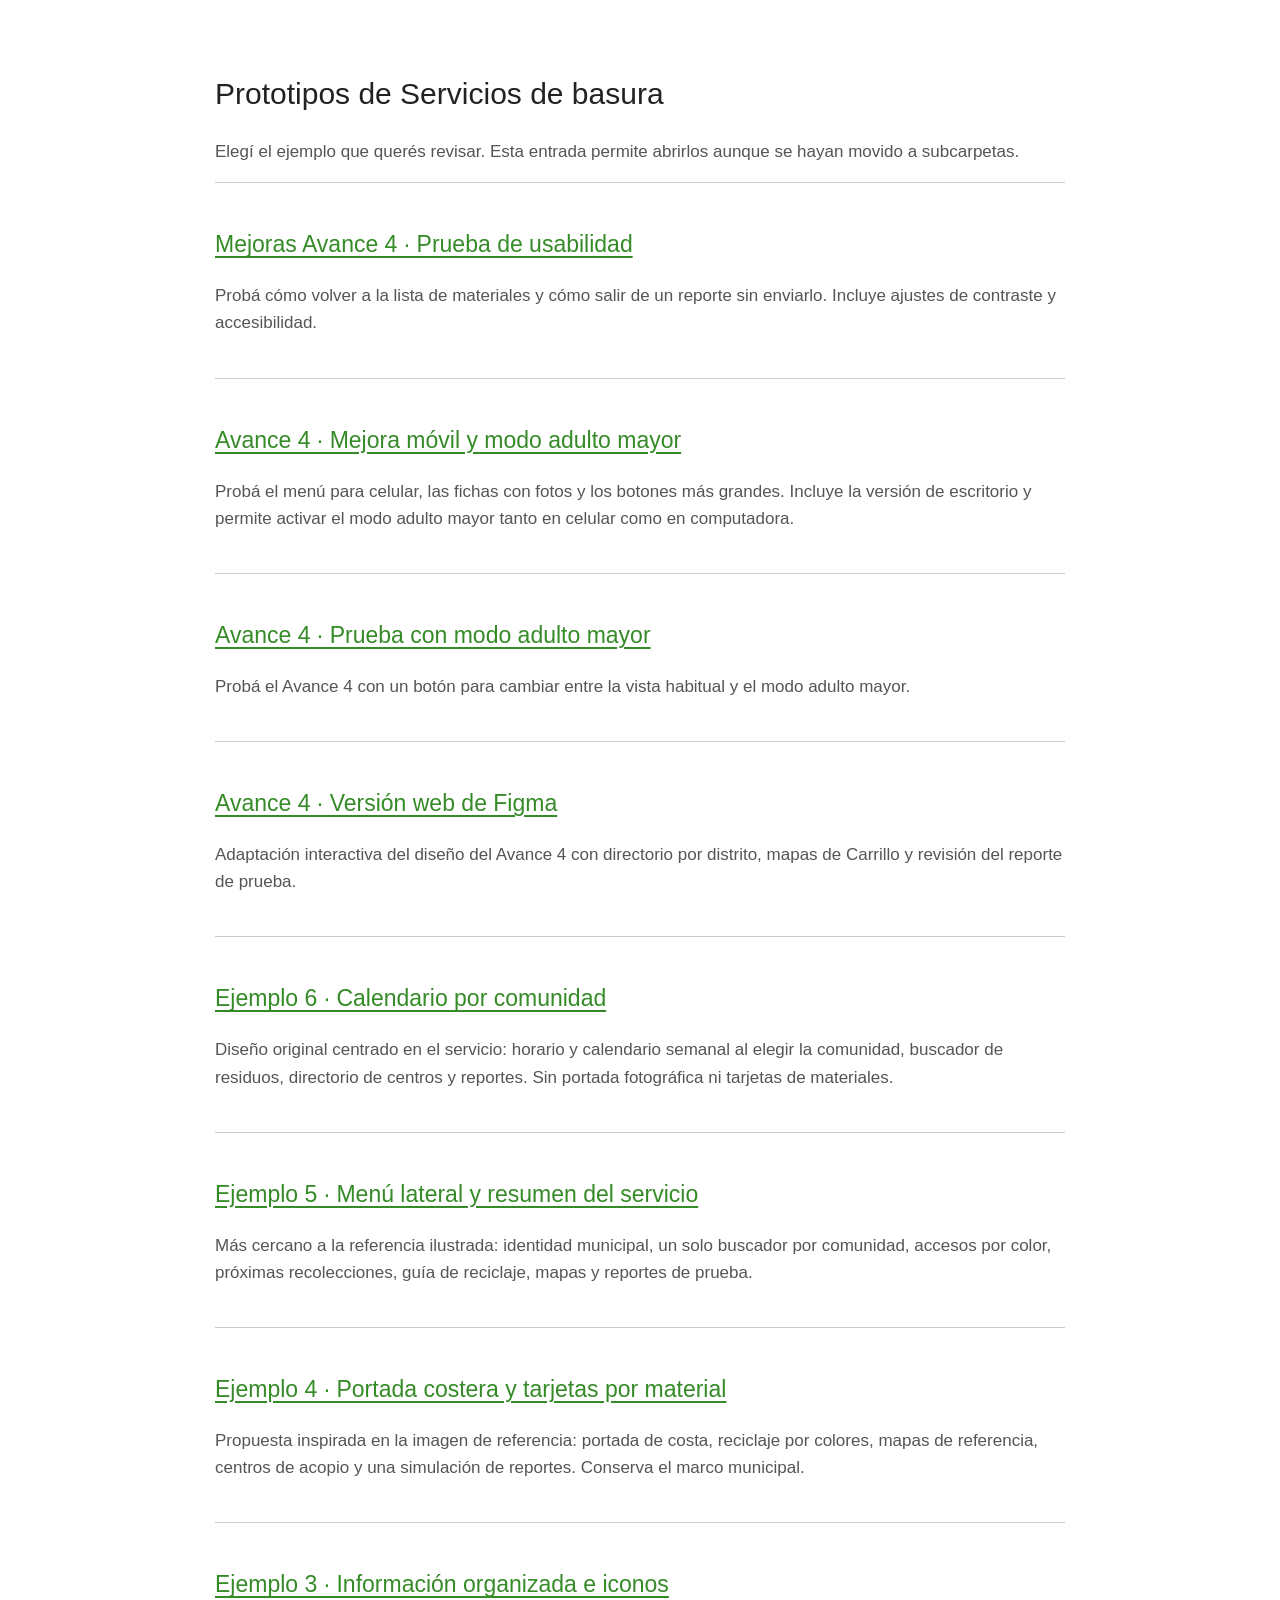
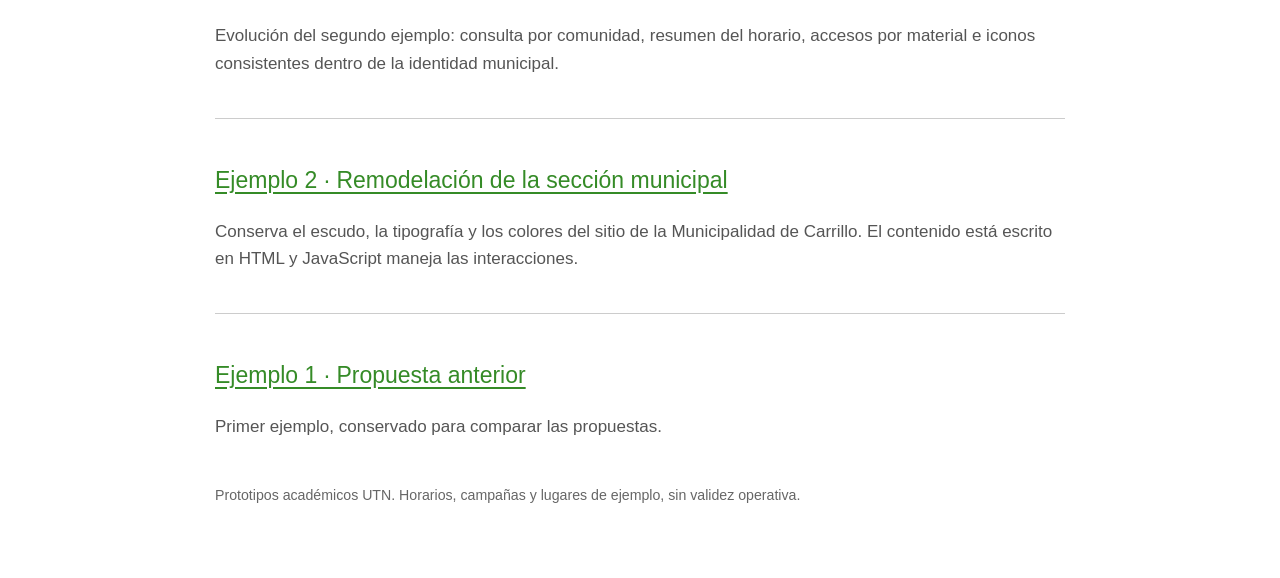
<file: index.html>
<!doctype html>
<html lang="es-CR"><head><meta charset="utf-8"><meta name="viewport" content="width=device-width,initial-scale=1"><title>Ejemplos del prototipo de Servicios de basura</title><style>body{font:17px/1.6 Arial,sans-serif;max-width:850px;margin:70px auto;padding:0 24px;color:#222}h1{font-size:30px;font-weight:400}a{color:#358b27;text-underline-offset:4px}article{padding:24px 0;border-top:1px solid #ccc}h2{font-size:23px;font-weight:400}p{color:#555}small{color:#666}</style></head><body><h1>Prototipos de Servicios de basura</h1><p>Elegí el ejemplo que querés revisar. Esta entrada permite abrirlos aunque se hayan movido a subcarpetas.</p><article><h2><a href="avance-4-mejoras-usabilidad/index.html?vista=movil#inicio">Mejoras Avance 4 · Prueba de usabilidad</a></h2>
<p>Probá cómo volver a la lista de materiales y cómo salir de un reporte sin enviarlo. Incluye ajustes de contraste y accesibilidad.</p></article>
<article><h2><a href="avance-4-figma/index.html?vista=movil">Avance 4 · Mejora móvil y modo adulto mayor</a></h2>
<p>Probá el menú para celular, las fichas con fotos y los botones más grandes. Incluye la versión de escritorio y permite activar el modo adulto mayor tanto en celular como en computadora.</p></article>
<article><h2><a href="avance-4-figma/index.html?lectura=normal">Avance 4 · Prueba con modo adulto mayor</a></h2>
<p>Probá el Avance 4 con un botón para cambiar entre la vista habitual y el modo adulto mayor.</p></article>
<article><h2><a href="avance-4-figma/index.html">Avance 4 · Versión web de Figma</a></h2><p>Adaptación interactiva del diseño del Avance 4 con directorio por distrito, mapas de Carrillo y revisión del reporte de prueba.</p></article><article><h2><a href="ejemplo%206/index.html">Ejemplo 6 · Calendario por comunidad</a></h2><p>Diseño original centrado en el servicio: horario y calendario semanal al elegir la comunidad, buscador de residuos, directorio de centros y reportes. Sin portada fotográfica ni tarjetas de materiales.</p></article><article><h2><a href="ejemplo%205/index.html">Ejemplo 5 · Menú lateral y resumen del servicio</a></h2><p>Más cercano a la referencia ilustrada: identidad municipal, un solo buscador por comunidad, accesos por color, próximas recolecciones, guía de reciclaje, mapas y reportes de prueba.</p></article><article><h2><a href="ejemplo%204/index.html">Ejemplo 4 · Portada costera y tarjetas por material</a></h2><p>Propuesta inspirada en la imagen de referencia: portada de costa, reciclaje por colores, mapas de referencia, centros de acopio y una simulación de reportes. Conserva el marco municipal.</p></article><article><h2><a href="ejemplo%203/index.html">Ejemplo 3 · Información organizada e iconos</a></h2><p>Evolución del segundo ejemplo: consulta por comunidad, resumen del horario, accesos por material e iconos consistentes dentro de la identidad municipal.</p></article><article><h2><a href="ejemplo%202/index.html">Ejemplo 2 · Remodelación de la sección municipal</a></h2><p>Conserva el escudo, la tipografía y los colores del sitio de la Municipalidad de Carrillo. El contenido está escrito en HTML y JavaScript maneja las interacciones.</p></article><article><h2><a href="ejemplo%201/index.html">Ejemplo 1 · Propuesta anterior</a></h2><p>Primer ejemplo, conservado para comparar las propuestas.</p></article><small>Prototipos académicos UTN. Horarios, campañas y lugares de ejemplo, sin validez operativa.</small></body></html>
</file>
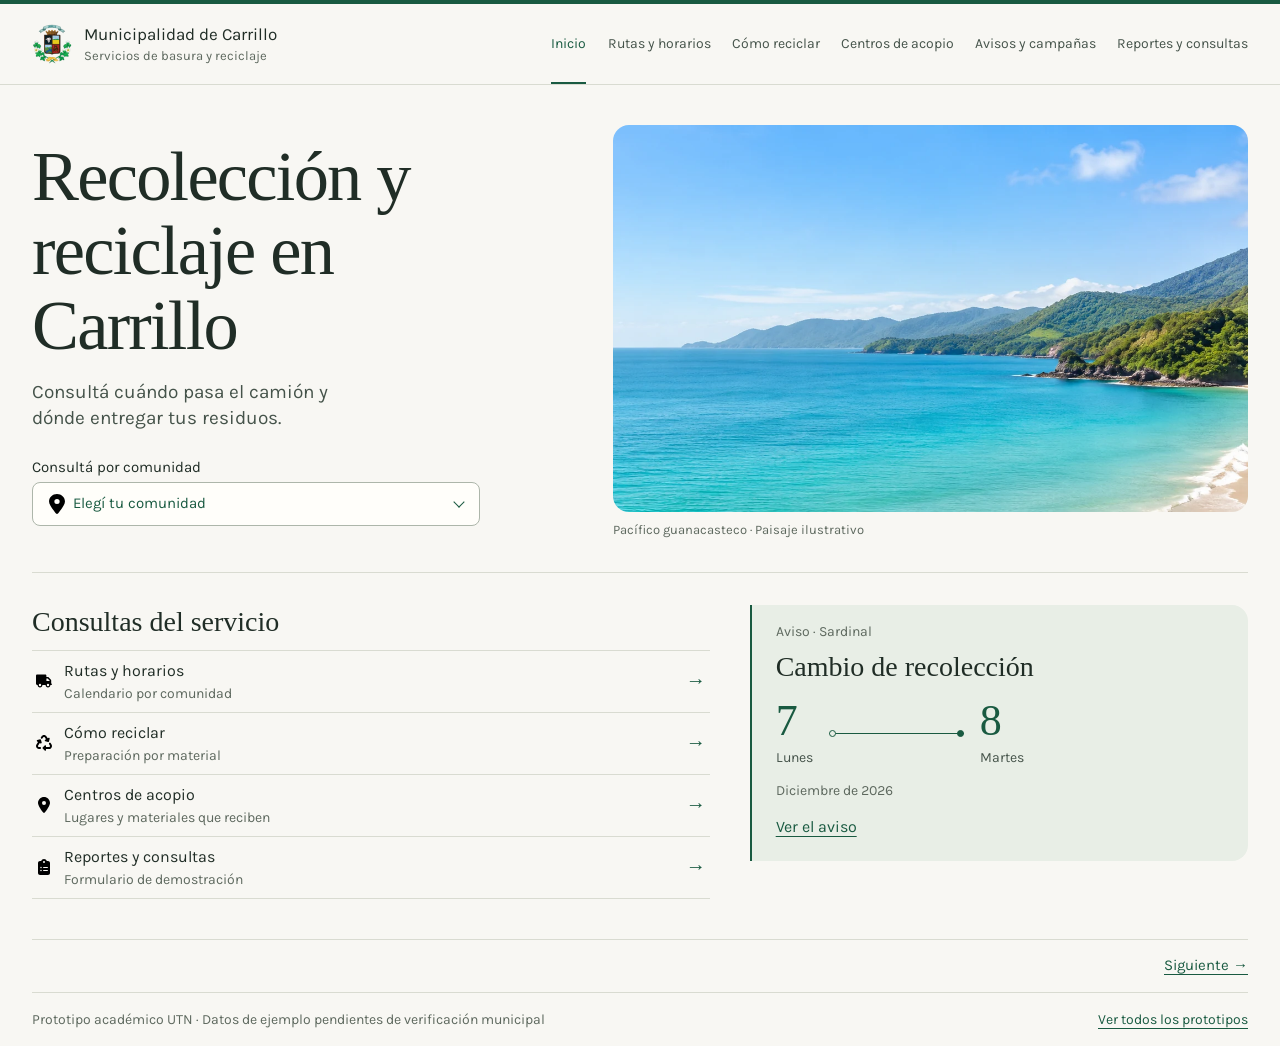
<file: avance-4-figma/index.html>
<!doctype html>
<html lang="es-CR">
<head>
  <meta charset="utf-8">
  <meta name="viewport" content="width=device-width,initial-scale=1">
  <meta name="description" content="Versión web del prototipo de Figma del Avance 4 para los servicios de residuos de Carrillo.">
  <title>Servicios de basura y reciclaje · Avance 4</title>
  <link rel="icon" href="assets/escudo-carrillo.png" type="image/png">
  <link rel="stylesheet" href="vendor/leaflet/leaflet.css">
  <link rel="stylesheet" href="avance.css?v=distritos">
  <link rel="stylesheet" href="lectura-facil.css?v=movil-3" id="lectura-style" media="not all">
  <link rel="stylesheet" href="movil.css?v=movil-3">
  <script src="vendor/leaflet/leaflet.js" defer></script>
  <script src="mapa.js" defer></script>
  <script src="modo-adulto-mayor.js?v=movil-3" defer></script>
  <script src="app.js?v=distritos" defer></script>
</head>
<body>
<svg class="material-symbols" aria-hidden="true" focusable="false">
  <symbol id="icon-material-carton" viewBox="0 0 24 24"><path d="M7 3h7l4 4v12a2 2 0 0 1-2 2H7a2 2 0 0 1-2-2V5a2 2 0 0 1 2-2Z"/><path d="M14 3v5h4M8 12h7m-7 4h7"/></symbol>
  <symbol id="icon-material-plastico" viewBox="0 0 24 24"><path d="M10 3h4v4l3 4v8a2 2 0 0 1-2 2H9a2 2 0 0 1-2-2v-8l3-4V3Zm-1 0h6M7 12h10m-10 4h10"/></symbol>
  <symbol id="icon-material-metal" viewBox="0 0 24 24"><ellipse cx="12" cy="5.5" rx="6" ry="2.5"/><path d="M6 5.5v13c0 1.4 2.7 2.5 6 2.5s6-1.1 6-2.5v-13M9 11v5m2-10.5h2"/></symbol>
  <symbol id="icon-material-vidrio" viewBox="0 0 24 24"><rect x="6" y="3" width="12" height="4" rx="1"/><path d="M7 7v1.5L5 11v7a3 3 0 0 0 3 3h8a3 3 0 0 0 3-3v-7l-2-2.5V7M8 12v5"/></symbol>
  <symbol id="icon-material-electronicos" viewBox="0 0 24 24"><path d="M5 16V6a2 2 0 0 1 2-2h10a2 2 0 0 1 2 2v10m-14 0-3 3a1 1 0 0 0 1 1h18a1 1 0 0 0 1-1l-3-3Zm5 2h4"/></symbol>
  <symbol id="icon-material-muebles" viewBox="0 0 24 24"><path d="M5 11V8a4 4 0 0 1 4-4h6a4 4 0 0 1 4 4v3M5 18v3m14-3v3M6 15v-2a2 2 0 0 0-4 0v3a2 2 0 0 0 2 2h16a2 2 0 0 0 2-2v-3a2 2 0 0 0-4 0v2Z"/></symbol>
  <symbol id="icon-location" viewBox="0 0 24 24"><path d="M20 10c0 5-8 11-8 11s-8-6-8-11a8 8 0 1 1 16 0Z"/><circle cx="12" cy="10" r="2.5"/></symbol>
  <symbol id="icon-clock" viewBox="0 0 24 24"><circle cx="12" cy="12" r="9"/><path d="M12 7v5l3 2"/></symbol>
  <symbol id="icon-calendar" viewBox="0 0 24 24"><rect x="4" y="6" width="16" height="15" rx="2"/><path d="M8 3v6m8-6v6M4 11h16m-12 4h2m4 0h2"/></symbol>
  <symbol id="icon-megaphone" viewBox="0 0 24 24"><path d="M4 10h5l10-5v14l-10-5H4a2 2 0 0 1-2-2 2 2 0 0 1 2-2Zm5 4 2 6H7l-2-6"/></symbol>
  <symbol id="icon-center" viewBox="0 0 24 24"><path d="M3 21V9l9-5 9 5v12H3Zm4 0V11h10v10m-10-6h10"/></symbol>
  <symbol id="icon-clipboard" viewBox="0 0 24 24"><rect x="5" y="5" width="14" height="16" rx="2"/><rect x="9" y="3" width="6" height="4" rx="1"/><path d="m8.5 13 2 2 4-4m-6 7h7"/></symbol>
  <symbol id="icon-target" viewBox="0 0 24 24"><circle cx="12" cy="12" r="7"/><circle cx="12" cy="12" r="2.5"/><path d="M12 2v3m0 14v3M2 12h3m14 0h3"/></symbol>
</svg>
  <a class="skip-link" href="#contenido">Omitir e ir al contenido</a>
  <header class="avance-header">
    <div class="avance-header-inner">
      <a class="municipal-brand" href="https://www.municarrillo.go.cr/" target="_blank" rel="noopener noreferrer">
        <img src="assets/escudo-carrillo.png" width="40" height="40" alt="">
        <span>Municipalidad de Carrillo<small>Servicios de basura y reciclaje</small></span>
      </a>
      <button class="mobile-menu" id="menu-button" type="button" aria-controls="service-tabs" aria-expanded="false">
        <img src="assets/iconos/bars.svg" id="menu-icon" width="16" height="16" alt=""><span id="menu-label">Menú</span>
      </button>
      <div class="reading-control" id="reading-control" hidden>
        <button class="btn reading-toggle" id="reading-toggle" type="button">Activar modo adulto mayor</button>
        <span class="visually-hidden" id="reading-status" role="status"></span>
      </div>
      <nav id="service-tabs" class="section-tabs" aria-label="Servicios de basura y reciclaje">
      <a href="#inicio" data-screen-link="inicio" aria-current="page"><img class="mobile-tab-icon" src="assets/iconos/house.svg" width="18" height="18" alt=""><span>Inicio</span></a>
      <a href="#rutas" data-screen-link="rutas"><img class="mobile-tab-icon" src="assets/iconos/calendar-days.svg" width="18" height="18" alt=""><span data-texto-ampliado="Cuándo pasa el camión">Rutas y horarios</span></a>
      <a href="#reciclaje" data-screen-link="reciclaje"><img class="mobile-tab-icon" src="assets/iconos/recycle.svg" width="18" height="18" alt=""><span>Cómo reciclar</span></a>
      <a href="#centros" data-screen-link="centros"><img class="mobile-tab-icon" src="assets/iconos/location-dot.svg" width="18" height="18" alt=""><span data-texto-ampliado="Dónde llevar el reciclaje">Centros de acopio</span></a>
      <a href="#avisos" data-screen-link="avisos"><img class="mobile-tab-icon" src="assets/iconos/bell.svg" width="18" height="18" alt=""><span data-texto-ampliado="Avisos">Avisos y campañas</span></a>
      <a href="#reportes" data-screen-link="reportes"><img class="mobile-tab-icon" src="assets/iconos/clipboard-list.svg" width="18" height="18" alt=""><span data-texto-ampliado="Hacer un reporte">Reportes y consultas</span></a>
    </nav>
    </div>
  </header>
  <main id="contenido" class="service-container" tabindex="-1">

    <section id="inicio" class="screen" data-screen aria-labelledby="home-title">
      <div class="home-lead">
        <div class="hero-copy">
          <h1 id="home-title" data-texto-ampliado="Basura y reciclaje en Carrillo">Recolección y reciclaje en Carrillo</h1>
          <p data-texto-ampliado="Revisá cuándo pasa el camión de la basura, cómo separar los residuos y dónde llevarlos.">Consultá cuándo pasa el camión y dónde entregar tus residuos.</p>
          <section data-lectura-only class="guided-start" aria-labelledby="home-search-title">
            <h2 id="home-search-title">¿Cuándo pasa el camión?</h2>
            <p>Consultá directamente los días y horas disponibles.</p>
            <a class="btn guided-primary" href="#rutas">
              <svg class="line-icon" viewBox="0 0 24 24" aria-hidden="true"><use href="#icon-calendar"></use></svg>
              Ver horarios de recolección
            </a>
          </section>
          <div data-vista-normal class="community-search">
            <span class="community-label" id="home-community-label">Consultá por comunidad</span>
            <button class="btn secondary community-control" type="button" id="home-community-button" data-open="district-directory" data-picker="home" aria-haspopup="dialog" aria-labelledby="home-community-label home-community-choice"><img src="assets/iconos/location-dot.svg" width="16" height="20" alt=""><span id="home-community-choice">Elegí tu comunidad</span><span class="chevron" aria-hidden="true"></span></button>
          </div>
        </div>
        <figure class="coast-hero">
          <img class="coast-photo" src="assets/portada-costa.webp" width="1920" height="701" alt="Vista ilustrativa del Pacífico de Guanacaste">
          <figcaption>Pacífico guanacasteco · Paisaje ilustrativo</figcaption>
        </figure>
      </div>

      <div class="home-bottom">
        <section class="home-services" aria-labelledby="home-services-title">
          <h2 id="home-services-title" data-texto-ampliado="¿Qué querés hacer?">Consultas del servicio</h2>
          <ul class="service-list">
            <li><a href="#rutas"><img src="assets/iconos/truck.svg" width="16" height="16" alt=""><span><strong data-texto-ampliado="Ver el horario del camión">Rutas y horarios</strong><small data-texto-ampliado="Elegí la comunidad donde vivís.">Calendario por comunidad</small></span><span aria-hidden="true">→</span></a></li>
            <li><a href="#reciclaje"><img src="assets/iconos/recycle.svg" width="16" height="16" alt=""><span><strong data-texto-ampliado="Aprender a separar los residuos">Cómo reciclar</strong><small data-texto-ampliado="Reconocé cada material por su foto.">Preparación por material</small></span><span aria-hidden="true">→</span></a></li>
            <li><a href="#centros"><img src="assets/iconos/location-dot.svg" width="16" height="16" alt=""><span><strong data-texto-ampliado="Encontrar dónde llevar el reciclaje">Centros de acopio</strong><small data-texto-ampliado="Revisá qué materiales recibe cada lugar.">Lugares y materiales que reciben</small></span><span aria-hidden="true">→</span></a></li>
            <li><a href="#reportes"><img src="assets/iconos/clipboard-list.svg" width="16" height="16" alt=""><span><strong data-texto-ampliado="Hacer un reporte o una consulta">Reportes y consultas</strong><small data-texto-ampliado="Practicá cómo contar lo que pasó.">Formulario de demostración</small></span><span aria-hidden="true">→</span></a></li>
          </ul>
        </section>
        <aside class="notice-ribbon" aria-labelledby="home-notice-title">
          <p class="notice-meta">Aviso · Sardinal</p>
          <h2 id="home-notice-title">Cambio de recolección</h2>
          <div class="route-dates">
            <time datetime="2026-12-07"><strong>7</strong><span>Lunes</span></time>
            <span class="route-thread" aria-hidden="true"></span>
            <time datetime="2026-12-08"><strong>8</strong><span>Martes</span></time>
          </div>
          <p>Diciembre de 2026</p>
          <button class="plain-link" type="button" data-open="notice-change">Ver el aviso</button>
        </aside>
      </div>
    </section>

    <section id="rutas" class="screen" data-screen aria-labelledby="routes-title">
      <div class="screen-heading"><h1 id="routes-title" data-texto-ampliado="¿Cuándo pasa el camión de la basura?">Rutas y horarios de recolección</h1><p data-texto-ampliado="Acá están los días en que pasa el camión en cada distrito. Si querés, elegí tu comunidad para ver solo el tuyo.">Estos son los horarios por distrito. Elegí tu comunidad para ver solo el tuyo.</p></div>
      <div class="community-field">
        <p data-lectura-only id="reading-route-choice" role="status" hidden></p>
        <span data-vista-normal id="route-community-label">Comunidad</span>
        <button class="btn secondary community-control" id="route-community" type="button" data-open="district-directory" data-picker="rutas" aria-labelledby="route-community-label route-choice" aria-haspopup="dialog">
          <img src="assets/iconos/location-dot.svg" width="16" height="20" alt=""><span data-vista-normal id="route-choice">Todas las comunidades</span><span data-lectura-only id="reading-route-button">Elegir mi comunidad</span><span class="chevron" aria-hidden="true"></span>
        </button>
        <button class="plain-link" type="button" id="reading-route-reset" hidden>Ver todos los horarios</button>
      </div>
      <div class="route-layout">
        <section class="white-panel calendar-panel" aria-labelledby="calendar-title">
          <h2 id="calendar-title" data-texto-ampliado="Día y hora de recolección">Calendario de recolección</h2>
          <div class="calendar-location"><strong id="route-place">Todos los distritos</strong><span id="route-district">4 horarios de ejemplo</span></div>
          <ul class="schedule-list" id="schedule-list" aria-label="Horarios por distrito">
            <li data-schedule-district="Sardinal">
              <img class="schedule-photo" src="assets/distritos/sardinal.webp" width="330" height="247" alt="Puente de Sardinal, rodeado de árboles" loading="lazy" decoding="async">
              <div class="schedule-info">
                <div class="schedule-head"><h3>Sardinal</h3><span class="schedule-day"></span></div>
                <p class="schedule-hours"></p>
                <p class="schedule-next"></p>
                <button class="plain-link" type="button" data-locality="Sardinal|Sardinal">Ver solo Sardinal</button>
              </div>
            </li>
            <li data-schedule-district="Filadelfia">
              <img class="schedule-photo" src="assets/distritos/filadelfia.webp" width="480" height="360" alt="Arco de entrada al parque central de Filadelfia" loading="lazy" decoding="async">
              <div class="schedule-info">
                <div class="schedule-head"><h3>Filadelfia</h3><span class="schedule-day"></span></div>
                <p class="schedule-hours"></p>
                <p class="schedule-next"></p>
                <button class="plain-link" type="button" data-locality="Filadelfia|Filadelfia">Ver solo Filadelfia</button>
              </div>
            </li>
            <li data-schedule-district="Palmira">
              <img class="schedule-photo" src="assets/distritos/palmira.webp" width="330" height="250" alt="Quiosco circular del parque de Palmira" loading="lazy" decoding="async">
              <div class="schedule-info">
                <div class="schedule-head"><h3>Palmira</h3><span class="schedule-day"></span></div>
                <p class="schedule-hours"></p>
                <p class="schedule-next"></p>
                <button class="plain-link" type="button" data-locality="Palmira|Palmira">Ver solo Palmira</button>
              </div>
            </li>
            <li data-schedule-district="Belén">
              <img class="schedule-photo" src="assets/distritos/belen.webp" width="330" height="185" alt="Monumento al Montador en el parque de Belén de Carrillo" loading="lazy" decoding="async">
              <div class="schedule-info">
                <div class="schedule-head"><h3>Belén</h3><span class="schedule-day"></span></div>
                <p class="schedule-hours"></p>
                <p class="schedule-next"></p>
                <button class="plain-link" type="button" data-locality="Belén|Belén">Ver solo Belén</button>
              </div>
            </li>
          </ul>
          <div id="route-change" class="calendar-alert"><span>Hay un cambio de día en Sardinal.</span><a href="#avisos">Ver aviso</a></div>
          <div class="pickup" id="sardinal-pickup">
            <time data-vista-normal class="date-tile" id="pickup-tile" datetime=""><strong id="pickup-day"></strong><span id="pickup-month"></span></time>
            <div data-vista-normal><span class="small-label">Próxima recolección</span><h3>Basura ordinaria</h3><p id="pickup-summary"></p><p class="pickup-weekly" id="pickup-weekly"></p></div>
            <div data-lectura-only class="guided-pickup">
            <span class="small-label">Próxima recolección</span>
            <h3>Basura ordinaria</h3>
            <p><svg class="line-icon" viewBox="0 0 24 24" aria-hidden="true"><use href="#icon-calendar"></use></svg>
              <time id="pickup-date" datetime=""></time>
            </p>
            <p><svg class="line-icon" viewBox="0 0 24 24" aria-hidden="true"><use href="#icon-clock"></use></svg>
              <span id="pickup-hours"></span>
            </p>
            <p class="pickup-weekly" id="reading-pickup-weekly"></p>
            </div>
          </div>
          <figure class="schedule-feature" id="schedule-feature" hidden>
            <figcaption id="schedule-feature-caption"></figcaption>
          </figure>
          <div class="pickup pickup-pending" id="unknown-pickup" hidden>
            <img src="assets/iconos/trash-can.svg" width="20" height="24" alt="">
            <div>
              <h3>Basura ordinaria</h3>
              <p data-texto-ampliado="Todavía no tenemos el horario de esta comunidad.">Horario todavía sin confirmar</p>
              <p class="pending-help">Mientras tanto, podés hacer esto:</p>
              <ul class="pending-actions">
                <li><a href="#avisos">Ver avisos de recolección</a></li>
                <li><a href="#reportes">Hacer una consulta</a></li>
                <li><a href="https://www.municarrillo.go.cr/" target="_blank" rel="noopener noreferrer">Ir al sitio de la Municipalidad ↗</a></li>
              </ul>
            </div>
          </div>
          <div class="pickup-row"><img src="assets/iconos/recycle.svg" width="20" height="20" alt=""><div><h3>Residuos reciclables</h3><a href="#centros">Consultar puntos de entrega</a></div><span class="pending">Por confirmar</span></div>
          <div class="pickup-row"><img src="assets/iconos/leaf.svg" width="20" height="20" alt=""><div><h3>Residuos orgánicos</h3><p>Sin recorrido verificado</p></div><span class="pending">Por confirmar</span></div>
          <p class="calendar-note">Confirmá el horario vigente con la Municipalidad.</p>
          <details class="schedule-credits">
            <summary>Créditos de las fotos</summary>
            <ul>
              <li><a href="https://commons.wikimedia.org/wiki/File:Puente_sardinal.jpg">Puente de Sardinal</a> · Chepetoño</li>
              <li><a href="https://commons.wikimedia.org/wiki/File:Park_filadeflfia.jpg">Parque de Filadelfia</a> · Chepetoño</li>
              <li><a href="https://commons.wikimedia.org/wiki/File:Quiosco_de_Palmira.jpg">Quiosco de Palmira</a> · Chepetoño</li>
              <li><a href="https://commons.wikimedia.org/wiki/File:Monumento_al_Montador,_Belen_de_Carrillo,_Guanacaste_-_panoramio.jpg">Monumento al Montador en Belén</a> · Jorge Arturo Villalo…</li>
            </ul>
            <p>Fotos de Wikimedia Commons, adaptadas a WebP y encuadradas para el calendario. Licencia <a href="https://creativecommons.org/licenses/by-sa/3.0/deed.es">CC BY-SA 3.0</a>.</p>
          </details>
        </section>
        <section class="white-panel map-panel">
          <div class="panel-heading"><h2>Mapa de Carrillo</h2><a href="https://www.google.com/maps/@?api=1&amp;map_action=map&amp;center=10.475%2C-85.612&amp;zoom=12" target="_blank" rel="noopener noreferrer">Abrir en Google Maps ↗</a></div>
          <p data-texto-ampliado="Podés filtrar por comunidad o tocar su nombre en el mapa. Usá + y − para acercarlo o alejarlo.">Arrastrá el mapa para explorar. Elegí un punto para consultar su calendario.</p>
          <div class="live-map" data-live-map role="region" aria-label="Mapa de cabeceras distritales" hidden></div>
          <div class="fig-map route-map" data-local-map role="region" aria-label="Mapa de cabeceras distritales (vista local)" tabindex="0">
            <div class="map-layer">
              <img src="assets/mapa-rutas.svg" alt="" width="960" height="565">
              <button class="pin pin-sardinal" type="button" data-latlng="10.51722,-85.64889" data-locality="Sardinal|Sardinal" aria-label="Ver calendario de Sardinal"><img src="assets/pin-distrito.svg" alt=""><span>Sardinal</span></button>
              <button class="pin pin-palmira" type="button" data-latlng="10.51694,-85.57750" data-locality="Palmira|Palmira" aria-label="Ver calendario de Palmira"><img src="assets/pin-distrito.svg" alt=""><span>Palmira</span></button>
              <button class="pin pin-filadelfia" type="button" data-latlng="10.44722,-85.55194" data-locality="Filadelfia|Filadelfia" aria-label="Ver calendario de Filadelfia"><img src="assets/pin-distrito.svg" alt=""><span>Filadelfia</span></button>
              <button class="pin pin-belen" type="button" data-latlng="10.40972,-85.58944" data-locality="Belén|Belén" aria-label="Ver calendario de Belén"><img src="assets/pin-distrito.svg" alt=""><span>Belén</span></button>
            </div>
          </div>
          <div class="map-meta"><button class="plain-link" type="button" data-recenter><svg class="line-icon" viewBox="0 0 24 24" aria-hidden="true" focusable="false"><use href="#icon-target"></use></svg>Volver a Carrillo</button><span>Cabeceras distritales</span><a data-local-attribution href="https://www.openstreetmap.org/copyright" target="_blank" rel="noopener noreferrer">© OpenStreetMap</a></div>
        <div class="map-help"><p data-map-status role="status"></p><button class="plain-link" type="button" data-map-retry hidden>Reintentar mapa en línea</button></div>
        </section>
      </div>
    </section>

    <section id="reciclaje" class="screen" data-screen aria-labelledby="recycling-title">
      <div class="screen-heading with-search"><div><h1 id="recycling-title">¿Cómo separar tus residuos?</h1><p data-texto-ampliado="Buscá el material por su nombre o reconocelo en la foto. Elegí «Ver preparación» para ver los pasos.">Separá los materiales y revisá cómo prepararlos para la entrega.</p></div><div class="compact-search"><label class="visually-hidden" for="material-query">Buscar material</label><svg class="icon " aria-hidden="true" focusable="false" xmlns="http://www.w3.org/2000/svg" viewBox="0 0 512 512"><path d="M416 208c0 45.9-14.9 88.3-40 122.7L502.6 457.4c12.5 12.5 12.5 32.8 0 45.3s-32.8 12.5-45.3 0L330.7 376c-34.4 25.2-76.8 40-122.7 40C93.1 416 0 322.9 0 208S93.1 0 208 0S416 93.1 416 208zM208 352a144 144 0 1 0 0-288 144 144 0 1 0 0 288z"/></svg><input id="material-query" type="search" placeholder="Buscar material…"></div></div>
      <div id="materials-empty" class="empty-state materials-empty" hidden><h2 id="materials-empty-title">No encontramos ese material</h2><p id="materials-empty-text"></p><div class="empty-actions"><button class="btn secondary" type="button" id="reset-materials">Ver todos los materiales</button><button class="plain-link" type="button" data-open="material-electronicos">Ver condiciones de Electrónicos</button></div></div>
      <div class="recycling-grid">
        <article class="recycle-card paper" data-material-card data-name="papel carton periodicos periodico cajas caja hojas revistas cuadernos sobres"><h2 id="material-carton-label"><img class="material-thumbnail" src="assets/miniaturas/carton.webp" width="152" height="108" alt="" decoding="async">Papel y cartón</h2><ul><li>Periódicos y hojas</li><li>Cajas plegadas</li><li>Papel limpio y seco</li></ul><button class="btn material-button" type="button" data-open="material-carton" aria-describedby="material-carton-label">Ver preparación</button></article>
        <article class="recycle-card plastic" data-material-card data-name="plastico botellas botella envases envase tapas pet frascos plasticos"><h2 id="material-plastico-label"><img class="material-thumbnail" src="assets/miniaturas/plastico.webp" width="152" height="108" alt="" decoding="async">Plástico</h2><ul><li>Botellas vacías</li><li>Envases sin restos</li><li>Tapas, según recepción</li></ul><button class="btn material-button" type="button" data-open="material-plastico" aria-describedby="material-plastico-label">Ver preparación</button></article>
        <article class="recycle-card metal" data-material-card data-name="metal metales latas lata aluminio hojalata conservas"><h2 id="material-metal-label"><img class="material-thumbnail" src="assets/miniaturas/metal.webp" width="152" height="108" alt="" decoding="async">Metales</h2><ul><li>Latas de bebidas</li><li>Envases metálicos vacíos</li><li>Otros metales, según el centro</li></ul><button class="btn material-button" type="button" data-open="material-metal" aria-describedby="material-metal-label">Ver preparación</button></article>
        <article class="recycle-card glass" data-material-card data-name="vidrio botellas botella frascos frasco"><h2 id="material-vidrio-label"><img class="material-thumbnail" src="assets/miniaturas/vidrio.webp" width="152" height="108" alt="" decoding="async">Vidrio</h2><ul><li>Botellas y frascos</li><li>Envueltos para que no se quiebren</li><li>Confirmar el tipo de vidrio</li></ul><button class="btn material-button" type="button" data-open="material-vidrio" aria-describedby="material-vidrio-label">Ver preparación</button></article>
      </div>
      <div class="sorting-guide">
        <div><h2>Va al reciclaje</h2><p>Botellas plásticas vacías, latas, cartón y papel limpios, frascos de vidrio.</p></div>
        <div><h2>Va a la basura ordinaria</h2><p>Pañales, papel higiénico y servilletas usadas, empaques de snacks y cerámica rota.</p><button type="button" class="plain-link" data-open="ordinary-examples" data-texto-ampliado="Ejemplos de basura ordinaria">Ver ejemplos</button></div>
      </div>
      <div class="special-materials"><article data-material-card data-name="electronicos computadora celular telefono aparatos equipos laptop tablet impresora televisor tele cargadores cables pilas baterias electrodomesticos"><div class="special-material-label"><img class="material-thumbnail" src="assets/miniaturas/electronicos.webp" width="152" height="108" alt="" decoding="async"><div><h2 id="material-electronicos-label">Electrónicos</h2><p>Equipos que requieren una opción de entrega específica.</p></div></div><button class="plain-link" type="button" data-open="material-electronicos" aria-describedby="material-electronicos-label">Ver condiciones <svg class="icon " aria-hidden="true" focusable="false" xmlns="http://www.w3.org/2000/svg" viewBox="0 0 448 512"><path d="M438.6 278.6c12.5-12.5 12.5-32.8 0-45.3l-160-160c-12.5-12.5-32.8-12.5-45.3 0s-12.5 32.8 0 45.3L338.8 224 32 224c-17.7 0-32 14.3-32 32s14.3 32 32 32l306.7 0L233.4 393.4c-12.5 12.5-12.5 32.8 0 45.3s32.8 12.5 45.3 0l160-160z"/></svg></button></article><article data-material-card data-name="muebles sillones sillon sofa colchones colchon camas mesas sillas voluminosos"><div class="special-material-label"><img class="material-thumbnail" src="assets/miniaturas/muebles.webp" width="152" height="108" alt="" decoding="async"><div><h2 id="material-muebles-label">Muebles</h2><p>Consultá tamaños, cantidades y jornadas autorizadas.</p></div></div><button class="plain-link" type="button" data-open="material-muebles" aria-describedby="material-muebles-label">Ver condiciones <svg class="icon " aria-hidden="true" focusable="false" xmlns="http://www.w3.org/2000/svg" viewBox="0 0 448 512"><path d="M438.6 278.6c12.5-12.5 12.5-32.8 0-45.3l-160-160c-12.5-12.5-32.8-12.5-45.3 0s-12.5 32.8 0 45.3L338.8 224 32 224c-17.7 0-32 14.3-32 32s14.3 32 32 32l306.7 0L233.4 393.4c-12.5 12.5-12.5 32.8 0 45.3s32.8 12.5 45.3 0l160-160z"/></svg></button></article></div>
      <p class="result-line" id="material-count" role="status" aria-live="polite">6 materiales</p><p class="section-note">Consultá qué recipiente pide cada punto de entrega.</p>
    </section>

    <section id="centros" class="screen" data-screen aria-labelledby="centers-title">
      <div class="screen-heading"><h1 id="centers-title" data-texto-ampliado="¿Dónde llevo el reciclaje?">Centros de acopio y reciclaje</h1><p data-texto-ampliado="Escribí el nombre de tu comunidad o el material que querés llevar. Cada ficha indica qué recibe ese lugar.">Buscá por comunidad o por el material que querés entregar.</p></div>
      <form id="center-search" class="center-search" role="search" aria-label="Buscar centros de acopio"><svg class="icon " aria-hidden="true" focusable="false" xmlns="http://www.w3.org/2000/svg" viewBox="0 0 384 512"><path d="M215.7 499.2C267 435 384 279.4 384 192C384 86 298 0 192 0S0 86 0 192c0 87.4 117 243 168.3 307.2c12.3 15.3 35.1 15.3 47.4 0zM192 128a64 64 0 1 1 0 128 64 64 0 1 1 0-128z"/></svg><label class="visually-hidden" for="center-query">Buscar por comunidad o material</label><input type="search" id="center-query" placeholder="Comunidad o material"><button type="reset" aria-label="Limpiar búsqueda"><svg class="icon " aria-hidden="true" focusable="false" xmlns="http://www.w3.org/2000/svg" viewBox="0 0 384 512"><path d="M342.6 150.6c12.5-12.5 12.5-32.8 0-45.3s-32.8-12.5-45.3 0L192 210.7 86.6 105.4c-12.5-12.5-32.8-12.5-45.3 0s-12.5 32.8 0 45.3L146.7 256 41.4 361.4c-12.5 12.5-12.5 32.8 0 45.3s32.8 12.5 45.3 0L192 301.3 297.4 406.6c12.5 12.5 32.8 12.5 45.3 0s12.5-32.8 0-45.3L237.3 256 342.6 150.6z"/></svg></button></form>
      <div class="centers-layout"><div class="center-list"><p class="result-line" id="center-count" role="status" aria-live="polite">2 centros</p>
        <article class="center-row" data-center="sardinal" data-materials="plastico carton metal">
          <div class="center-summary">
            <h2><button class="center-title" type="button" data-open="point-sardinal"><svg class="line-icon" viewBox="0 0 24 24" aria-hidden="true" focusable="false"><use href="#icon-center"></use></svg>Centro de acopio de Sardinal</button></h2>
            <p><svg class="line-icon" viewBox="0 0 24 24" aria-hidden="true" focusable="false"><use href="#icon-location"></use></svg>Sardinal, Carrillo · Lugar ficticio</p>
            <p><svg class="line-icon" viewBox="0 0 24 24" aria-hidden="true" focusable="false"><use href="#icon-clock"></use></svg>Lun. a vie. · 8:00&nbsp;a.&nbsp;m. a 3:00&nbsp;p.&nbsp;m.</p>
            <button class="plain-link small" type="button" data-open="point-sardinal"><svg class="line-icon" viewBox="0 0 24 24" aria-hidden="true" focusable="false"><use href="#icon-clipboard"></use></svg>Ver condiciones de entrega</button>
          </div>
          <img class="center-photo" src="assets/servicio/acopio-materiales.webp" alt="" width="640" height="320" loading="lazy" decoding="async">
          <ul class="material-tags" aria-label="Materiales que recibe">
            <li class="tag-paper"><svg class="line-icon" viewBox="0 0 24 24" aria-hidden="true" focusable="false"><use href="#icon-material-carton"></use></svg>Papel y cartón</li>
            <li class="tag-plastic"><svg class="line-icon" viewBox="0 0 24 24" aria-hidden="true" focusable="false"><use href="#icon-material-plastico"></use></svg>Plástico</li>
            <li class="tag-metal"><svg class="line-icon" viewBox="0 0 24 24" aria-hidden="true" focusable="false"><use href="#icon-material-metal"></use></svg>Metales</li>
          </ul>
        </article>
        <article class="center-row" data-center="filadelfia" data-materials="plastico carton vidrio metal">
          <div class="center-summary">
            <h2><button class="center-title" type="button" data-open="point-filadelfia"><svg class="line-icon" viewBox="0 0 24 24" aria-hidden="true" focusable="false"><use href="#icon-center"></use></svg>Centro de acopio de Filadelfia</button></h2>
            <p><svg class="line-icon" viewBox="0 0 24 24" aria-hidden="true" focusable="false"><use href="#icon-location"></use></svg>Filadelfia, Carrillo · Lugar ficticio</p>
            <p><svg class="line-icon" viewBox="0 0 24 24" aria-hidden="true" focusable="false"><use href="#icon-clock"></use></svg>Lun. a vie. · 8:00&nbsp;a.&nbsp;m. a 2:00&nbsp;p.&nbsp;m.</p>
            <button class="plain-link small" type="button" data-open="point-filadelfia"><svg class="line-icon" viewBox="0 0 24 24" aria-hidden="true" focusable="false"><use href="#icon-clipboard"></use></svg>Ver condiciones de entrega</button>
          </div>
          <img class="center-photo" src="assets/servicio/acopio-vidrio.webp" alt="" width="640" height="320" loading="lazy" decoding="async">
          <ul class="material-tags" aria-label="Materiales que recibe">
            <li class="tag-paper"><svg class="line-icon" viewBox="0 0 24 24" aria-hidden="true" focusable="false"><use href="#icon-material-carton"></use></svg>Papel y cartón</li>
            <li class="tag-plastic"><svg class="line-icon" viewBox="0 0 24 24" aria-hidden="true" focusable="false"><use href="#icon-material-plastico"></use></svg>Plástico</li>
            <li class="tag-glass"><svg class="line-icon" viewBox="0 0 24 24" aria-hidden="true" focusable="false"><use href="#icon-material-vidrio"></use></svg>Vidrio</li>
            <li class="tag-metal"><svg class="line-icon" viewBox="0 0 24 24" aria-hidden="true" focusable="false"><use href="#icon-material-metal"></use></svg>Metales</li>
          </ul>
        </article>
        <aside class="campaign-callout" id="campaign-callout"><div class="campaign-summary"><span class="service-icon"><svg class="line-icon" viewBox="0 0 24 24" aria-hidden="true" focusable="false"><use href="#icon-megaphone"></use></svg></span><div><strong>Jornada de residuos especiales en Belén</strong><p>Consultá la campaña de electrónicos y muebles.</p></div></div><a class="plain-link" href="#avisos" data-campaign>Ver en Avisos →</a></aside>
        <div id="centers-empty" class="empty-state" hidden><h2>No hay coincidencias</h2><p>Probá otra comunidad o material. Las jornadas temporales están en Avisos y campañas.</p><button class="btn secondary" type="button" id="reset-centers">Limpiar búsqueda</button></div>
      </div><section class="white-panel map-panel center-map-panel">
        <div class="panel-heading"><h2>Mapa de centros</h2><a href="https://www.google.com/maps/search/?api=1&amp;query=centros%20de%20reciclaje%20en%20Carrillo%2C%20Guanacaste%2C%20Costa%20Rica" target="_blank" rel="noopener noreferrer">Buscar en Google Maps ↗</a></div>
        <p>Arrastrá el mapa y seleccioná un punto para ver su ficha.</p>
        <div class="live-map" data-live-map role="region" aria-label="Mapa de puntos ficticios de entrega" hidden></div>
          <div class="fig-map centers-map" data-local-map role="region" aria-label="Mapa de puntos ficticios de entrega (vista local)" tabindex="0">
          <div class="map-layer">
            <img src="assets/mapa-centros.svg" width="980" height="630" alt="">
            <button class="pin pin-sardinal" type="button" data-latlng="10.51722,-85.64889" data-map-center="sardinal" data-open="point-sardinal" aria-label="Ver ficha de Sardinal"><img src="assets/pin-acopio.svg" alt=""><span>Sardinal</span></button>
            <button class="pin pin-filadelfia" type="button" data-latlng="10.44722,-85.55194" data-map-center="filadelfia" data-open="point-filadelfia" aria-label="Ver ficha de Filadelfia"><span>Filadelfia</span><img src="assets/pin-acopio.svg" alt=""></button>
          </div>
        </div>
        <div class="map-meta"><button class="plain-link" type="button" data-recenter><svg class="line-icon" viewBox="0 0 24 24" aria-hidden="true" focusable="false"><use href="#icon-target"></use></svg>Volver a Carrillo</button><span>Centros de acopio</span><a data-local-attribution href="https://www.openstreetmap.org/copyright" target="_blank" rel="noopener noreferrer">© OpenStreetMap</a></div>
        <div class="map-help"><p data-map-status role="status"></p><button class="plain-link" type="button" data-map-retry hidden>Reintentar mapa en línea</button></div>
        <p class="map-caption">Los marcadores señalan localidades de referencia. Confirmá la dirección antes de ir.</p>
      </section></div>
    </section>

    <section id="avisos" class="screen" data-screen aria-labelledby="notices-title"><div class="screen-heading"><h1 id="notices-title">Avisos y campañas</h1><p data-texto-ampliado="Revisá si cambió el día de recolección o si hay una jornada para entregar residuos especiales.">Consultá los cambios de recolección y las jornadas de entrega.</p></div><div class="notice-filters"><div class="field"><span class="field-label" id="notice-community-label"><svg class="line-icon" viewBox="0 0 24 24" aria-hidden="true" focusable="false"><use href="#icon-location"></use></svg>Comunidad</span><input type="hidden" id="notice-community" value=""><button class="btn secondary community-control" type="button" id="notice-community-button" data-open="district-directory" data-picker="notice" aria-haspopup="dialog" aria-labelledby="notice-community-label notice-community-choice"><img src="assets/iconos/location-dot.svg" width="16" height="20" alt=""><span id="notice-community-choice">Todas las comunidades</span><span class="chevron" aria-hidden="true"></span></button></div><div class="field"><label for="notice-kind"><svg class="line-icon" viewBox="0 0 24 24" aria-hidden="true" focusable="false"><use href="#icon-megaphone"></use></svg>Tipo de aviso</label><select id="notice-kind"><option value="">Todos los avisos</option><option value="cambio">Cambio de recolección</option><option value="campana">Campaña</option></select></div><button class="plain-link" type="button" id="reset-notices" data-texto-ampliado="Ver todos los avisos">Limpiar filtros</button></div><p class="result-line" id="notice-count" role="status" aria-live="polite">2 avisos</p><div class="notice-cards"><article data-notice data-community="Sardinal" data-kind="cambio">
          <div class="notice-copy">
            <h2><span class="service-icon"><svg class="line-icon" viewBox="0 0 24 24" aria-hidden="true" focusable="false"><use href="#icon-calendar"></use></svg></span>Cambio en el día de recolección</h2>
            <p class="notice-facts"><span><svg class="line-icon" viewBox="0 0 24 24" aria-hidden="true" focusable="false"><use href="#icon-location"></use></svg>Sardinal</span><span><svg class="line-icon" viewBox="0 0 24 24" aria-hidden="true" focusable="false"><use href="#icon-calendar"></use></svg>7–8 dic. 2026</span><span>Aviso ficticio</span></p>
            <p>La recolección del lunes 7 pasa al martes 8 de diciembre.</p>
            <button class="btn" type="button" data-open="notice-change">Consultar el aviso <svg class="icon " aria-hidden="true" focusable="false" xmlns="http://www.w3.org/2000/svg" viewBox="0 0 448 512"><path d="M438.6 278.6c12.5-12.5 12.5-32.8 0-45.3l-160-160c-12.5-12.5-32.8-12.5-45.3 0s-12.5 32.8 0 45.3L338.8 224 32 224c-17.7 0-32 14.3-32 32s14.3 32 32 32l306.7 0L233.4 393.4c-12.5 12.5-12.5 32.8 0 45.3s32.8 12.5 45.3 0l160-160z"/></svg></button>
          </div>
          <img class="notice-photo" src="assets/servicio/aviso-recoleccion.webp" alt="Camión recolector en una calle de barrio." width="640" height="320" loading="lazy" decoding="async">
        </article><article data-notice data-community="Belén" data-kind="campana">
          <div class="notice-copy">
            <h2><span class="service-icon"><svg class="line-icon" viewBox="0 0 24 24" aria-hidden="true" focusable="false"><use href="#icon-megaphone"></use></svg></span>Jornada de residuos especiales</h2>
            <p class="notice-facts"><span><svg class="line-icon" viewBox="0 0 24 24" aria-hidden="true" focusable="false"><use href="#icon-location"></use></svg>Belén</span><span><svg class="line-icon" viewBox="0 0 24 24" aria-hidden="true" focusable="false"><use href="#icon-calendar"></use></svg>12 dic. 2026</span><span>Campaña ficticia</span></p>
            <p>Consultá qué se recibe y cómo preparar equipos y muebles para la entrega.</p>
            <button class="btn" type="button" data-open="notice-campaign">Ver la jornada <svg class="icon " aria-hidden="true" focusable="false" xmlns="http://www.w3.org/2000/svg" viewBox="0 0 448 512"><path d="M438.6 278.6c12.5-12.5 12.5-32.8 0-45.3l-160-160c-12.5-12.5-32.8-12.5-45.3 0s-12.5 32.8 0 45.3L338.8 224 32 224c-17.7 0-32 14.3-32 32s14.3 32 32 32l306.7 0L233.4 393.4c-12.5 12.5-12.5 32.8 0 45.3s32.8 12.5 45.3 0l160-160z"/></svg></button>
          </div>
          <img class="notice-photo" src="assets/servicio/aviso-jornada.webp" alt="Equipo electrónico y un sillón preparados para la entrega." width="640" height="320" loading="lazy" decoding="async">
        </article></div><div id="notices-empty" class="empty-state" hidden><h2>No hay avisos con esos filtros</h2><p>Elegí otra comunidad o consultá todos los avisos.</p></div></section>

    <section id="reportes" class="screen" data-screen aria-labelledby="reports-title">
  <div id="report-introduction" data-report-step>
    <div class="screen-heading"><h1 id="reports-title" tabindex="-1">Reportes y consultas</h1><p data-texto-ampliado="Si el camión no pasó o tenés una duda, practicá cómo hacer un reporte o una consulta.">Practicá cómo reportar un problema de recolección o hacer una consulta.</p></div>
    <div class="report-layout">
      <aside class="report-intro">
        <h2>Reporte de demostración</h2>
        <p>Practicá el trámite con datos de ejemplo. Nada se envía a la Municipalidad.</p>
        <figure class="report-guide">
          <img src="assets/servicio/guia-reporte.webp" width="768" height="576" alt="Una persona usa su celular para fotografiar una bolsa junto a un recipiente de recolección." decoding="async" loading="lazy">
          <figcaption>Si agregás una foto, mostrá el problema y el lugar donde ocurre.</figcaption>
        </figure>
      </aside>
      <section class="white-panel">
        <h2>Antes de empezar</h2>
        <ol class="report-instructions">
          <li>Elegí el tipo de reporte y tu comunidad.</li>
          <li>Usá una descripción de ejemplo.</li>
          <li data-texto-ampliado="Si querés, agregá una foto de ejemplo. Después revisá el resumen.">Podés representar una foto y revisar el resumen.</li>
        </ol>
        <p>Si salís con un reporte en curso, podés volver a editarlo o descartar los datos.</p>
        <button class="btn" type="button" id="new-report" data-texto-ampliado="Empezar reporte de prueba">Abrir formulario de prueba</button>
      </section>
    </div>
    <p class="section-note">Demostración académica · El reporte se simula en este navegador.</p>
  </div>

  <div id="report-edit" data-report-step hidden>
    <div class="screen-heading"><h1 tabindex="-1" data-texto-ampliado="Contanos qué pasó">Nuevo reporte</h1><p data-lectura-only class="guided-stage">Paso 1 de 2 · Completá los datos</p><p>Elegí las opciones y usá el texto de ejemplo.</p></div>
    <div class="report-layout">
      <aside class="report-intro">
        <img src="assets/iconos/comment-dots.svg" width="44" height="44" alt="">
        <h2 data-texto-ampliado="¿Qué información ayuda?">Reporte o consulta</h2>
        <p data-vista-normal>Completá el tipo de reporte, la comunidad y la descripción. La foto es opcional.</p>
        <ul data-lectura-only class="report-help-list">
          <li><strong>Qué pasó.</strong> Por ejemplo, el camión no pasó o tenés dudas sobre un residuo.</li>
          <li><strong>Dónde pasó.</strong> Elegí la comunidad donde ocurrió.</li>
          <li><strong>Cuándo pasó.</strong> Si lo recordás, indicá el día o la hora aproximada.</li>
        </ul>
      </aside>
      <form id="report-form" class="white-panel report-panel" novalidate>
        <h2>Datos del reporte</h2>
        <div class="report-fields">
          <div class="field"><label for="report-type">Tipo de reporte (obligatorio)</label><p data-lectura-only class="field-help" id="report-type-help">Elegí la opción que más se parece a tu caso. Si tenés otra duda, elegí «Otra consulta».</p><select id="report-type" required><option value="">Seleccioná una opción</option><option>El camión no pasó</option><option>Duda sobre un residuo</option><option>Información de un punto de entrega</option><option>Otra consulta</option></select><p class="field-error" id="report-type-error" hidden>Elegí un tipo de reporte.</p></div>
          <div class="field"><span class="field-label" id="report-community-label">Comunidad (obligatorio)</span><p data-lectura-only class="field-help" id="report-community-help">Elegí la comunidad donde ocurrió el problema.</p><input type="hidden" id="report-community" value=""><button class="btn secondary community-control" type="button" id="report-community-button" data-open="district-directory" data-picker="report" aria-haspopup="dialog" aria-labelledby="report-community-label report-community-choice"><img src="assets/iconos/location-dot.svg" width="16" height="20" alt=""><span id="report-community-choice">Seleccioná tu comunidad</span><span class="chevron" aria-hidden="true"></span></button><p class="field-error" id="report-community-error" hidden>Elegí la comunidad donde pasó.</p></div>
        </div>
        <div class="field description-field">
          <span id="description-label">Descripción (obligatoria)</span>
          <p data-lectura-only class="field-help" id="report-description-help">Para practicar, podés usar una frase de ejemplo según el tipo de reporte que elegiste.</p>
          <button class="description-control" type="button" id="report-description" data-open="sample-description" aria-labelledby="description-label description-text"><span data-vista-normal id="description-text">Elegí una descripción de ejemplo</span><span data-lectura-only id="reading-description-action">Ver descripción de ejemplo</span></button>
          <p data-lectura-only class="description-example" id="reading-description-text" hidden></p>
          <p class="field-error" id="report-description-error" hidden>Elegí una descripción de ejemplo.</p>
        </div>
        <div class="attachment-line">
          <div><strong>Foto opcional</strong><p data-lectura-only class="field-help" id="report-photo-help">Podés seguir sin foto. Si querés practicar cómo adjuntarla, usá la foto de ejemplo.</p><p id="report-photo-label" aria-live="polite">Sin foto adjunta</p></div>
          <button class="btn secondary" type="button" id="sample-photo-button" data-open="sample-photo">Elegir archivo de ejemplo</button>
          <button class="plain-link" type="button" id="remove-photo" hidden>Quitar foto</button>
        </div>
        <p class="field-error" id="report-error" role="alert" hidden>Faltan datos. Revisá los campos marcados arriba.</p>
        <div class="report-actions"><button class="btn secondary" type="button" data-cancel-report>Cancelar</button><button class="btn" type="submit">Revisar reporte</button></div>
      </form>
    </div>
  </div>

  <div id="report-review" data-report-step hidden>
    <div class="screen-heading"><h1 tabindex="-1">Revisá tu reporte de prueba</h1><p data-lectura-only class="guided-stage">Paso 2 de 2 · Revisá y finalizá</p><p>Comprobá los datos antes de terminar la demostración.</p></div>
    <section class="white-panel review-panel">
      <dl>
        <div><dt>Tipo de reporte</dt><dd id="review-type"></dd></div>
        <div><dt>Comunidad</dt><dd id="review-community"></dd></div>
        <div><dt>Descripción</dt><dd id="review-description"></dd></div>
        <div><dt>Foto opcional</dt><dd id="review-photo"></dd></div>
      </dl>
      <div class="report-actions"><button class="btn secondary" type="button" id="edit-report">Volver a editar</button><button class="btn secondary" type="button" data-cancel-report>Cancelar</button><button class="btn" type="button" id="finish-report">Finalizar envío de prueba</button></div>
    </section>

  </div>

  <div id="report-success" data-report-step hidden>
    <div class="screen-heading"><h1 tabindex="-1">Demostración completada</h1></div>
    <section class="white-panel completion-panel">
      <img src="assets/iconos/clipboard-list.svg" alt="" width="32" height="40">
      <h2>Tu reporte de prueba quedó listo</h2>
      <p class="success-reference">Número de seguimiento de ejemplo: <strong id="success-reference">CAR-2026-0000</strong></p>
      <p>En el servicio real, con este número podrías consultar el avance de tu reporte.</p>
      <p class="success-note" id="success-detail">Los datos se quedaron en este navegador. La Municipalidad no recibió ningún reporte.</p>
      <div class="report-actions"><a class="btn" href="#inicio">Volver a Inicio</a><button class="btn secondary" type="button" id="another-report">Crear otro reporte</button></div>
    </section>
  </div>
</section>

    <div class="step-nav step-footer" aria-label="Recorrer el prototipo">
        <a id="previous-view" class="btn secondary" href="#inicio" hidden>← Anterior</a>
        <a id="next-view" class="btn secondary" href="#rutas">Siguiente →</a>
      </div>
    <footer class="academic-footer">
      <p>Prototipo académico UTN · Datos de ejemplo pendientes de verificación municipal</p>
      <a href="../index.html">Ver todos los prototipos</a>
    </footer>
  </main>
  <dialog id="notice-change" aria-labelledby="notice-change-title"><button class="dialog-close" type="button" data-close aria-label="Cerrar aviso"><svg class="icon " aria-hidden="true" focusable="false" xmlns="http://www.w3.org/2000/svg" viewBox="0 0 384 512"><path d="M342.6 150.6c12.5-12.5 12.5-32.8 0-45.3s-32.8-12.5-45.3 0L192 210.7 86.6 105.4c-12.5-12.5-32.8-12.5-45.3 0s-12.5 32.8 0 45.3L146.7 256 41.4 361.4c-12.5 12.5-12.5 32.8 0 45.3s32.8 12.5 45.3 0L192 301.3 297.4 406.6c12.5 12.5 32.8 12.5 45.3 0s12.5-32.8 0-45.3L237.3 256 342.6 150.6z"/></svg></button><span class="example-tag">Aviso ficticio · Sardinal</span><h2 id="notice-change-title">Cambio en el día de recolección</h2><p class="dialog-meta">Publicado el 20 de noviembre de 2026.</p><p>La recolección de basura ordinaria de Sardinal cambia de día esta semana.</p><div class="change-dates"><div><span>Día habitual</span><strong>Lunes 7</strong><p>Diciembre de 2026</p></div><div><span>Nuevo día</span><strong>Martes 8</strong><p>6:00&nbsp;a.&nbsp;m. a 12:00&nbsp;m.&nbsp;d.</p></div></div><h3>¿Qué tengo que hacer?</h3><p>Sacá la basura el martes 8. Hasta entonces, guardá los residuos dentro de tu propiedad.</p><a class="button outline" href="#rutas" data-close>Consultar horarios</a></dialog>
  <dialog id="notice-campaign" aria-labelledby="notice-campaign-title"><button class="dialog-close" type="button" data-close aria-label="Cerrar aviso"><svg class="icon " aria-hidden="true" focusable="false" xmlns="http://www.w3.org/2000/svg" viewBox="0 0 384 512"><path d="M342.6 150.6c12.5-12.5 12.5-32.8 0-45.3s-32.8-12.5-45.3 0L192 210.7 86.6 105.4c-12.5-12.5-32.8-12.5-45.3 0s-12.5 32.8 0 45.3L146.7 256 41.4 361.4c-12.5 12.5-12.5 32.8 0 45.3s32.8 12.5 45.3 0L192 301.3 297.4 406.6c12.5 12.5 32.8 12.5 45.3 0s12.5-32.8 0-45.3L237.3 256 342.6 150.6z"/></svg></button><span class="example-tag">Campaña ficticia · Belén</span><h2 id="notice-campaign-title">Jornada de residuos especiales</h2><p>Fecha: sábado 12 de diciembre de 2026.</p><p>Horario: 8:00&nbsp;a.&nbsp;m. a 12:00&nbsp;m.&nbsp;d.</p><p>Se reciben electrónicos y muebles. Las cantidades y condiciones se consultan en la ficha.</p><button class="button outline" type="button" data-open="point-belen">Ver condiciones de entrega</button></dialog>
  <dialog id="point-sardinal" aria-labelledby="point-sardinal-title"><button class="dialog-close" type="button" data-close aria-label="Cerrar ficha"><svg class="icon " aria-hidden="true" focusable="false" xmlns="http://www.w3.org/2000/svg" viewBox="0 0 384 512"><path d="M342.6 150.6c12.5-12.5 12.5-32.8 0-45.3s-32.8-12.5-45.3 0L192 210.7 86.6 105.4c-12.5-12.5-32.8-12.5-45.3 0s-12.5 32.8 0 45.3L146.7 256 41.4 361.4c-12.5 12.5-12.5 32.8 0 45.3s32.8 12.5 45.3 0L192 301.3 297.4 406.6c12.5 12.5 32.8 12.5 45.3 0s12.5-32.8 0-45.3L237.3 256 342.6 150.6z"/></svg></button><span class="example-tag">Lugar ficticio</span><h2 id="point-sardinal-title">Centro de acopio de Sardinal</h2><img class="center-detail-photo" src="assets/servicio/acopio-materiales.webp" alt="Ejemplo de papel, botellas plásticas y latas clasificados." width="640" height="320" loading="lazy" decoding="async"><dl class="detail-list"><div><dt>Comunidad</dt><dd>Sardinal, Carrillo</dd></div><div><dt>Horario</dt><dd>Lunes a viernes, 8:00&nbsp;a.&nbsp;m. a 3:00&nbsp;p.&nbsp;m.</dd></div><div><dt>Dirección</dt><dd>Pendiente de verificación municipal.</dd></div><div><dt>Contacto</dt><dd>Pendiente de confirmar.</dd></div><div><dt>Materiales que recibe</dt><dd>Plástico, papel y cartón, y metales.</dd></div></dl><h3>Condiciones de entrega</h3><ul><li>Materiales separados por tipo.</li><li>Envases vacíos; papel y cartón secos.</li><li>Confirmar el recipiente, las cantidades y la recepción antes de ir.</li><li>No dejar materiales fuera de una recepción autorizada.</li></ul><a href="#reciclaje" data-close>Consultar cómo prepararlos</a></dialog>
  <dialog id="point-filadelfia" aria-labelledby="point-filadelfia-title"><button class="dialog-close" type="button" data-close aria-label="Cerrar ficha"><svg class="icon " aria-hidden="true" focusable="false" xmlns="http://www.w3.org/2000/svg" viewBox="0 0 384 512"><path d="M342.6 150.6c12.5-12.5 12.5-32.8 0-45.3s-32.8-12.5-45.3 0L192 210.7 86.6 105.4c-12.5-12.5-32.8-12.5-45.3 0s-12.5 32.8 0 45.3L146.7 256 41.4 361.4c-12.5 12.5-12.5 32.8 0 45.3s32.8 12.5 45.3 0L192 301.3 297.4 406.6c12.5 12.5 32.8 12.5 45.3 0s12.5-32.8 0-45.3L237.3 256 342.6 150.6z"/></svg></button><span class="example-tag">Lugar ficticio</span><h2 id="point-filadelfia-title">Centro de acopio de Filadelfia</h2><img class="center-detail-photo" src="assets/servicio/acopio-vidrio.webp" alt="Ejemplo de frascos protegidos con divisiones de cartón." width="640" height="320" loading="lazy" decoding="async"><dl class="detail-list"><div><dt>Comunidad</dt><dd>Filadelfia, Carrillo</dd></div><div><dt>Horario</dt><dd>Lunes a viernes, 8:00&nbsp;a.&nbsp;m. a 2:00&nbsp;p.&nbsp;m.</dd></div><div><dt>Dirección y contacto</dt><dd>Pendientes de verificación.</dd></div><div><dt>Materiales que recibe</dt><dd>Plástico, papel y cartón, vidrio y metales.</dd></div></dl><h3>Condiciones de entrega</h3><ul><li>Materiales separados, vacíos y secos según corresponda.</li><li>Vidrio protegido contra golpes.</li><li>Confirmar el tipo de vidrio, recipiente y cantidades con el receptor.</li></ul><a href="#reciclaje" data-close>Consultar cómo prepararlos</a></dialog>
  <dialog id="point-belen" aria-labelledby="point-belen-title"><button class="dialog-close" type="button" data-close aria-label="Cerrar ficha"><svg class="icon " aria-hidden="true" focusable="false" xmlns="http://www.w3.org/2000/svg" viewBox="0 0 384 512"><path d="M342.6 150.6c12.5-12.5 12.5-32.8 0-45.3s-32.8-12.5-45.3 0L192 210.7 86.6 105.4c-12.5-12.5-32.8-12.5-45.3 0s-12.5 32.8 0 45.3L146.7 256 41.4 361.4c-12.5 12.5-12.5 32.8 0 45.3s32.8 12.5 45.3 0L192 301.3 297.4 406.6c12.5 12.5 32.8 12.5 45.3 0s12.5-32.8 0-45.3L237.3 256 342.6 150.6z"/></svg></button><span class="example-tag">Jornada ficticia</span><h2 id="point-belen-title">Jornada de residuos especiales en Belén</h2><dl class="detail-list"><div><dt>Comunidad</dt><dd>Belén, Carrillo</dd></div><div><dt>Horario</dt><dd>Sábado 12 de diciembre de 2026, 8:00&nbsp;a.&nbsp;m. a 12:00&nbsp;m.&nbsp;d.</dd></div><div><dt>Dirección</dt><dd>Pendiente de verificación municipal.</dd></div><div><dt>Contacto</dt><dd>Pendiente de confirmar.</dd></div><div><dt>Materiales que recibe</dt><dd>Aparatos electrónicos y muebles.</dd></div></dl><h3>Condiciones de entrega</h3><ul><li>Consultar qué equipos, tamaños y cantidades se reciben.</li><li>Confirmar cómo proteger los equipos para su traslado.</li><li>Coordinar la entrega en la fecha autorizada.</li><li>No dejar equipos ni muebles en la vía pública.</li></ul><a href="#reciclaje" data-open-material="electronicos" data-close>Consultar preparación de electrónicos</a></dialog>
  <dialog id="district-directory" class="directory" aria-labelledby="directory-title">
  <div class="panel-heading">
    <h2 id="directory-title" data-texto-ampliado="Elegí tu comunidad">Todas las comunidades de Carrillo</h2>
    <button type="button" class="btn secondary" data-close data-texto-ampliado="Cerrar lista">Cerrar</button>
  </div>
  <p data-vista-normal>Elegí una localidad para consultar su calendario.</p>
  <p data-lectura-only id="directory-help">Escribí el nombre o elegí un distrito. Después, tocá tu comunidad.</p>
  <div class="directory-search field">
    <label for="directory-query">Nombre de la comunidad</label>
    <div class="directory-search-controls">
      <input id="directory-query" type="search" placeholder="Ej. Sardinal" aria-describedby="directory-help" autocomplete="off">
      <button class="btn secondary" type="button" id="directory-reset" hidden>Borrar búsqueda</button>
    </div>
    <p class="directory-status" id="directory-status" role="status"></p>
  </div>
  <p class="directory-empty" id="directory-empty" hidden>No encontramos esa comunidad. Probá otro nombre o borrá la búsqueda para escoger un distrito.</p>
  <div class="directory-grid"><details open><summary data-lectura-only>Distrito de Filadelfia</summary><h3 data-vista-normal>Filadelfia</h3><ul><li><button type="button" data-locality="Filadelfia|Filadelfia">Filadelfia</button></li><li><button type="button" data-locality="Filadelfia|Bambú">Bambú</button></li><li><button type="button" data-locality="Filadelfia|Cinco Esquinas">Cinco Esquinas</button></li><li><button type="button" data-locality="Filadelfia|Hollywood">Hollywood</button></li><li><button type="button" data-locality="Filadelfia|La Cruz">La Cruz</button></li><li><button type="button" data-locality="Filadelfia|Santa Lucía">Santa Lucía</button></li><li><button type="button" data-locality="Filadelfia|Ballena (parte)">Ballena (parte)</button></li><li><button type="button" data-locality="Filadelfia|Corralillo">Corralillo</button></li><li><button type="button" data-locality="Filadelfia|Guinea">Guinea</button></li><li><button type="button" data-locality="Filadelfia|Isleta">Isleta</button></li><li><button type="button" data-locality="Filadelfia|Jocote">Jocote</button></li><li><button type="button" data-locality="Filadelfia|Juanilama">Juanilama</button></li><li><button type="button" data-locality="Filadelfia|Moralito">Moralito</button></li><li><button type="button" data-locality="Filadelfia|Ojoche">Ojoche</button></li><li><button type="button" data-locality="Filadelfia|San Francisco">San Francisco</button></li></ul></details>
<details open><summary data-lectura-only>Distrito de Palmira</summary><h3 data-vista-normal>Palmira</h3><ul><li><button type="button" data-locality="Palmira|Palmira">Palmira</button></li><li><button type="button" data-locality="Palmira|Coyolera">Coyolera</button></li><li><button type="button" data-locality="Palmira|María Auxiliadora">María Auxiliadora</button></li><li><button type="button" data-locality="Palmira|Ángeles">Ángeles</button></li><li><button type="button" data-locality="Palmira|Comunidad">Comunidad</button></li><li><button type="button" data-locality="Palmira|Paso Tempisque">Paso Tempisque</button></li><li><button type="button" data-locality="Palmira|San Rafael">San Rafael</button></li></ul></details>
<details open><summary data-lectura-only>Distrito de Sardinal</summary><h3 data-vista-normal>Sardinal</h3><ul><li><button type="button" data-locality="Sardinal|Sardinal">Sardinal</button></li><li><button type="button" data-locality="Sardinal|Carpintera">Carpintera</button></li><li><button type="button" data-locality="Sardinal|Colegios">Colegios</button></li><li><button type="button" data-locality="Sardinal|Verdún">Verdún</button></li><li><button type="button" data-locality="Sardinal|Artola">Artola</button></li><li><button type="button" data-locality="Sardinal|Cacique">Cacique</button></li><li><button type="button" data-locality="Sardinal|Chorrera">Chorrera</button></li><li><button type="button" data-locality="Sardinal|Coco (Playas del Coco)">Coco (Playas del Coco)</button></li><li><button type="button" data-locality="Sardinal|Guacamaya">Guacamaya</button></li><li><button type="button" data-locality="Sardinal|Huaquitas">Huaquitas</button></li><li><button type="button" data-locality="Sardinal|Libertad">Libertad</button></li><li><button type="button" data-locality="Sardinal|Los Canales">Los Canales</button></li><li><button type="button" data-locality="Sardinal|Matapalo">Matapalo</button></li><li><button type="button" data-locality="Sardinal|Nancital">Nancital</button></li><li><button type="button" data-locality="Sardinal|Nuevo Colón">Nuevo Colón</button></li><li><button type="button" data-locality="Sardinal|Obandito">Obandito</button></li><li><button type="button" data-locality="Sardinal|Ocotal">Ocotal</button></li><li><button type="button" data-locality="Sardinal|Pilas">Pilas</button></li><li><button type="button" data-locality="Sardinal|Playa Hermosa">Playa Hermosa</button></li><li><button type="button" data-locality="Sardinal|Playones">Playones</button></li><li><button type="button" data-locality="Sardinal|San Blas">San Blas</button></li><li><button type="button" data-locality="Sardinal|San Martín">San Martín</button></li><li><button type="button" data-locality="Sardinal|Santa Rita">Santa Rita</button></li><li><button type="button" data-locality="Sardinal|Segovia">Segovia</button></li><li><button type="button" data-locality="Sardinal|Tabores">Tabores</button></li><li><button type="button" data-locality="Sardinal|Zapotal">Zapotal</button></li></ul></details>
<details open><summary data-lectura-only>Distrito de Belén</summary><h3 data-vista-normal>Belén</h3><ul><li><button type="button" data-locality="Belén|Belén">Belén</button></li><li><button type="button" data-locality="Belén|Villita">Villita</button></li><li><button type="button" data-locality="Belén|Alto San Antonio">Alto San Antonio</button></li><li><button type="button" data-locality="Belén|Cachimbo">Cachimbo</button></li><li><button type="button" data-locality="Belén|Castilla de Oro">Castilla de Oro</button></li><li><button type="button" data-locality="Belén|Coyolito">Coyolito</button></li><li><button type="button" data-locality="Belén|Gallina">Gallina</button></li><li><button type="button" data-locality="Belén|Juanilama">Juanilama</button></li><li><button type="button" data-locality="Belén|Llano">Llano</button></li><li><button type="button" data-locality="Belén|Loma Bonita">Loma Bonita</button></li><li><button type="button" data-locality="Belén|Ojochal">Ojochal</button></li><li><button type="button" data-locality="Belén|Palestina">Palestina</button></li><li><button type="button" data-locality="Belén|Palmas">Palmas</button></li><li><button type="button" data-locality="Belén|Paraíso">Paraíso</button></li><li><button type="button" data-locality="Belén|Penca">Penca</button></li><li><button type="button" data-locality="Belén|Planes">Planes</button></li><li><button type="button" data-locality="Belén|Poroporo">Poroporo</button></li><li><button type="button" data-locality="Belén|Río Cañas Nuevo">Río Cañas Nuevo</button></li><li><button type="button" data-locality="Belén|Santa Ana">Santa Ana</button></li><li><button type="button" data-locality="Belén|Santo Domingo">Santo Domingo</button></li></ul></details></div>
  <p data-vista-normal class="calendar-note">68 localidades agrupadas en los cuatro distritos</p>
</dialog>
<dialog id="ordinary-examples" aria-labelledby="ordinary-title">
  <h2 id="ordinary-title">Basura ordinaria · Ejemplos</h2>
  <p>Pañales y papel higiénico usado van a la basura ordinaria.</p>
  <p>Separá las botellas vacías, las latas y el cartón limpio y seco. Confirmá qué materiales recibe el punto de entrega.</p>
  <button class="btn secondary" type="button" data-close>Volver a Cómo reciclar</button>
</dialog>
<dialog id="material-carton" class="material-dialog paper" aria-labelledby="material-carton-title">
  <button class="dialog-close material-close" type="button" data-close aria-label="Cerrar preparación"><span data-vista-normal><svg class="icon " aria-hidden="true" focusable="false" xmlns="http://www.w3.org/2000/svg" viewBox="0 0 384 512"><path d="M342.6 150.6c12.5-12.5 12.5-32.8 0-45.3s-32.8-12.5-45.3 0L192 210.7 86.6 105.4c-12.5-12.5-32.8-12.5-45.3 0s-12.5 32.8 0 45.3L146.7 256 41.4 361.4c-12.5 12.5-12.5 32.8 0 45.3s32.8 12.5 45.3 0L192 301.3 297.4 406.6c12.5 12.5 32.8 12.5 45.3 0s12.5-32.8 0-45.3L237.3 256 342.6 150.6z"/></svg></span><span data-lectura-only>Cerrar</span></button>
  <h2 id="material-carton-title"><span class="material-icon" aria-hidden="true"><svg viewBox="0 0 24 24" focusable="false"><use href="#icon-material-carton"></use></svg></span>Papel y cartón</h2>
  <div class="material-body">
    <h3>Preparación</h3>
    <div class="material-photos">
      <figure>
        <img src="assets/preparacion/carton-limpio.webp" width="640" height="320" alt="Una mano quita cinta de una caja de cartón." loading="lazy" decoding="async">
        <figcaption>Separá el papel y el cartón limpios.</figcaption>
      </figure>
      <figure>
        <img src="assets/preparacion/cajas-plegadas.webp" width="640" height="320" alt="Cajas aplanadas junto a una pila de hojas." loading="lazy" decoding="async">
        <figcaption>Plegá las cajas y mantenelas secas.</figcaption>
      </figure>
    </div>
    <ol>
      <li>Separá el papel y el cartón que tengan grasa o restos de comida.</li>
      <li>Plegá las cajas para ocupar menos espacio.</li>
      <li>Guardalos bajo techo para mantenerlos secos.</li>
    </ol>
    <h3>Bolsa o recipiente</h3>
    <p>Una caja o recipiente seco. Confirmá si el punto solicita los materiales atados, en cajas o en otro recipiente.</p>
    <p>No hay un color de bolsa municipal verificado en este prototipo.</p>
    <a href="#centros" data-material-filter="carton">Buscar dónde entregar papel y cartón</a>
  </div>
  <p class="dialog-note">Orientación general: confirmá materiales y condiciones con el receptor.</p>
</dialog>
<dialog id="material-plastico" class="material-dialog plastic" aria-labelledby="material-plastico-title">
  <button class="dialog-close material-close" type="button" data-close aria-label="Cerrar preparación"><span data-vista-normal><svg class="icon " aria-hidden="true" focusable="false" xmlns="http://www.w3.org/2000/svg" viewBox="0 0 384 512"><path d="M342.6 150.6c12.5-12.5 12.5-32.8 0-45.3s-32.8-12.5-45.3 0L192 210.7 86.6 105.4c-12.5-12.5-32.8-12.5-45.3 0s-12.5 32.8 0 45.3L146.7 256 41.4 361.4c-12.5 12.5-12.5 32.8 0 45.3s32.8 12.5 45.3 0L192 301.3 297.4 406.6c12.5 12.5 32.8 12.5 45.3 0s12.5-32.8 0-45.3L237.3 256 342.6 150.6z"/></svg></span><span data-lectura-only>Cerrar</span></button>
  <h2 id="material-plastico-title"><span class="material-icon" aria-hidden="true"><svg viewBox="0 0 24 24" focusable="false"><use href="#icon-material-plastico"></use></svg></span>Plástico</h2>
  <div class="material-body">
    <h3>Preparación</h3>
    <div class="material-photos">
      <figure>
        <img src="assets/preparacion/botella-enjuague.webp" width="640" height="320" alt="Una botella plástica bajo el chorro del grifo." loading="lazy" decoding="async">
        <figcaption>Vaciá y enjuagá si hace falta.</figcaption>
      </figure>
      <figure>
        <img src="assets/preparacion/botellas-escurridas.webp" width="640" height="320" alt="Botellas plásticas boca abajo en un escurridor." loading="lazy" decoding="async">
        <figcaption>Dejá secar por completo.</figcaption>
      </figure>
    </div>
    <ol>
      <li>Vaciá los envases y retirales los restos.</li>
      <li>Si hace falta, enjuagá y dejá secar.</li>
      <li>Separalos de los demás materiales.</li>
    </ol>
    <h3>Bolsa o recipiente</h3>
    <p>Un recipiente limpio y seco. Confirmá si las tapas se reciben juntas o separadas y qué envases acepta el receptor.</p>
    <p>No hay un color de bolsa municipal verificado en este prototipo.</p>
    <a href="#centros" data-material-filter="plastico">Buscar dónde entregar plástico</a>
  </div>
  <p class="dialog-note">Orientación general: confirmá materiales y condiciones con el receptor.</p>
</dialog>
<dialog id="material-metal" class="material-dialog metal" aria-labelledby="material-metal-title">
  <button class="dialog-close material-close" type="button" data-close aria-label="Cerrar preparación"><span data-vista-normal><svg class="icon " aria-hidden="true" focusable="false" xmlns="http://www.w3.org/2000/svg" viewBox="0 0 384 512"><path d="M342.6 150.6c12.5-12.5 12.5-32.8 0-45.3s-32.8-12.5-45.3 0L192 210.7 86.6 105.4c-12.5-12.5-32.8-12.5-45.3 0s-12.5 32.8 0 45.3L146.7 256 41.4 361.4c-12.5 12.5-12.5 32.8 0 45.3s32.8 12.5 45.3 0L192 301.3 297.4 406.6c12.5 12.5 32.8 12.5 45.3 0s12.5-32.8 0-45.3L237.3 256 342.6 150.6z"/></svg></span><span data-lectura-only>Cerrar</span></button>
  <h2 id="material-metal-title"><span class="material-icon" aria-hidden="true"><svg viewBox="0 0 24 24" focusable="false"><use href="#icon-material-metal"></use></svg></span>Metales</h2>
  <div class="material-body">
    <h3>Preparación</h3>
    <div class="material-photos">
      <figure>
        <img src="assets/preparacion/lata-vaciado.webp" width="640" height="320" alt="Una lata de aluminio inclinada sobre el fregadero." loading="lazy" decoding="async">
        <figcaption>Vaciá la lata y retirale los restos.</figcaption>
      </figure>
      <figure>
        <img src="assets/preparacion/latas-secado.webp" width="640" height="320" alt="Latas intactas boca abajo en un escurridor." loading="lazy" decoding="async">
        <figcaption>Dejalas secar y juntalas con otros metales.</figcaption>
      </figure>
    </div>
    <ol>
      <li>Vaciá los envases y retirales los restos.</li>
      <li>Dejá secar y mantenelos separados.</li>
      <li>Evitá manipular bordes cortantes.</li>
    </ol>
    <h3>Bolsa o recipiente</h3>
    <p>Confirmá el recipiente con el punto de entrega. Los aerosoles y envases con sustancias peligrosas requieren consultar condiciones específicas.</p>
    <a href="#centros" data-material-filter="metal">Buscar dónde entregar latas y metales</a>
  </div>
  <p class="dialog-note">Orientación general: confirmá materiales y condiciones con el receptor.</p>
</dialog>
<dialog id="material-vidrio" class="material-dialog glass" aria-labelledby="material-vidrio-title">
  <button class="dialog-close material-close" type="button" data-close aria-label="Cerrar preparación"><span data-vista-normal><svg class="icon " aria-hidden="true" focusable="false" xmlns="http://www.w3.org/2000/svg" viewBox="0 0 384 512"><path d="M342.6 150.6c12.5-12.5 12.5-32.8 0-45.3s-32.8-12.5-45.3 0L192 210.7 86.6 105.4c-12.5-12.5-32.8-12.5-45.3 0s-12.5 32.8 0 45.3L146.7 256 41.4 361.4c-12.5 12.5-12.5 32.8 0 45.3s32.8 12.5 45.3 0L192 301.3 297.4 406.6c12.5 12.5 32.8 12.5 45.3 0s12.5-32.8 0-45.3L237.3 256 342.6 150.6z"/></svg></span><span data-lectura-only>Cerrar</span></button>
  <h2 id="material-vidrio-title"><span class="material-icon" aria-hidden="true"><svg viewBox="0 0 24 24" focusable="false"><use href="#icon-material-vidrio"></use></svg></span>Vidrio</h2>
  <div class="material-body">
    <h3>Preparación</h3>
    <div class="material-photos">
      <figure>
        <img src="assets/preparacion/frasco-enjuague.webp" width="640" height="320" alt="Una mano enjuaga un frasco de vidrio bajo el grifo." loading="lazy" decoding="async">
        <figcaption>Vaciá y limpiá los frascos.</figcaption>
      </figure>
      <figure>
        <img src="assets/preparacion/frascos-protegidos.webp" width="640" height="320" alt="Frascos de pie en una caja con divisiones de cartón." loading="lazy" decoding="async">
        <figcaption>Protegé los frascos para que no choquen.</figcaption>
      </figure>
    </div>
    <ol>
      <li>Vaciá y limpiá los envases.</li>
      <li>Separá el vidrio de otros materiales.</li>
      <li>Protegé los envases de golpes y consultá si el receptor acepta ese tipo de vidrio.</li>
    </ol>
    <h3>Bolsa o recipiente</h3>
    <p>Un recipiente resistente. No coloqués vidrio suelto en bolsas que se puedan romper. Consultá por separado sobre espejos, cerámica, bombillos o vidrio roto.</p>
    <a href="#centros" data-material-filter="vidrio">Buscar dónde entregar vidrio</a>
  </div>
  <p class="dialog-note">Orientación general: confirmá materiales y condiciones con el receptor.</p>
</dialog>
<dialog id="material-electronicos" class="material-dialog special" aria-labelledby="material-electronicos-title">
  <button class="dialog-close material-close" type="button" data-close aria-label="Cerrar preparación"><span data-vista-normal><svg class="icon " aria-hidden="true" focusable="false" xmlns="http://www.w3.org/2000/svg" viewBox="0 0 384 512"><path d="M342.6 150.6c12.5-12.5 12.5-32.8 0-45.3s-32.8-12.5-45.3 0L192 210.7 86.6 105.4c-12.5-12.5-32.8-12.5-45.3 0s-12.5 32.8 0 45.3L146.7 256 41.4 361.4c-12.5 12.5-12.5 32.8 0 45.3s32.8 12.5 45.3 0L192 301.3 297.4 406.6c12.5 12.5 32.8 12.5 45.3 0s12.5-32.8 0-45.3L237.3 256 342.6 150.6z"/></svg></span><span data-lectura-only>Cerrar</span></button>
  <h2 id="material-electronicos-title"><span class="material-icon" aria-hidden="true"><svg viewBox="0 0 24 24" focusable="false"><use href="#icon-material-electronicos"></use></svg></span>Electrónicos</h2>
  <div class="material-body">
    <h3>Preparación</h3>
    <div class="material-photos">
      <figure>
        <img src="assets/preparacion/equipo-seco.webp" width="640" height="320" alt="Portátil cerrada sobre una mesa seca." loading="lazy" decoding="async">
        <figcaption>Guardá el equipo en un lugar seco.</figcaption>
      </figure>
      <figure>
        <img src="assets/preparacion/equipo-protegido.webp" width="640" height="320" alt="Portátil y cargador protegidos dentro de una caja." loading="lazy" decoding="async">
        <figcaption>Confirmá cómo llevar el equipo y sus accesorios.</figcaption>
      </figure>
    </div>
    <ol>
      <li>Guardá los equipos en un lugar seco.</li>
      <li>Consultá cuáles equipos recibe la campaña o el gestor.</li>
      <li>Coordiná la entrega y confirmá si deben llevarse completos.</li>
    </ol>
    <h3>Bolsa o recipiente</h3>
    <p>No hay una bolsa definida en el prototipo. Consultá cómo proteger y transportar los equipos.</p>
    <p>No se confirma recepción en el camión ordinario. No dejés equipos en la vía pública.</p>
    <a href="#avisos" data-campaign data-close>Buscar dónde entregar electrónicos</a>
  </div>
  <p class="dialog-note">Orientación general: confirmá materiales y condiciones con el receptor.</p>
</dialog>
<dialog id="material-muebles" class="material-dialog special" aria-labelledby="material-muebles-title">
  <button class="dialog-close material-close" type="button" data-close aria-label="Cerrar preparación"><span data-vista-normal><svg class="icon " aria-hidden="true" focusable="false" xmlns="http://www.w3.org/2000/svg" viewBox="0 0 384 512"><path d="M342.6 150.6c12.5-12.5 12.5-32.8 0-45.3s-32.8-12.5-45.3 0L192 210.7 86.6 105.4c-12.5-12.5-32.8-12.5-45.3 0s-12.5 32.8 0 45.3L146.7 256 41.4 361.4c-12.5 12.5-12.5 32.8 0 45.3s32.8 12.5 45.3 0L192 301.3 297.4 406.6c12.5 12.5 32.8 12.5 45.3 0s12.5-32.8 0-45.3L237.3 256 342.6 150.6z"/></svg></span><span data-lectura-only>Cerrar</span></button>
  <h2 id="material-muebles-title"><span class="material-icon" aria-hidden="true"><svg viewBox="0 0 24 24" focusable="false"><use href="#icon-material-muebles"></use></svg></span>Muebles</h2>
  <div class="material-body">
    <h3>Preparación</h3>
    <div class="material-photos">
      <figure>
        <img src="assets/preparacion/sillon-medidas.webp" width="640" height="320" alt="Cinta métrica extendida a lo ancho de un sillón." loading="lazy" decoding="async">
        <figcaption>Medí el mueble para confirmar si lo reciben.</figcaption>
      </figure>
      <figure>
        <img src="assets/preparacion/sillon-traslado.webp" width="640" height="320" alt="Sillón cubierto con una manta y protectores de cartón." loading="lazy" decoding="async">
        <figcaption>Prepará el mueble cuando coordinés el traslado.</figcaption>
      </figure>
    </div>
    <ol>
      <li>Consultá si hay una jornada o un gestor que reciba ese residuo.</li>
      <li>Confirmá tamaños, cantidades y condiciones.</li>
      <li>Coordiná el traslado en la fecha y el lugar autorizados.</li>
    </ol>
    <h3>Bolsa o recipiente</h3>
    <p>No se usa una bolsa común. El receptor debe indicar cómo entregar cada objeto.</p>
    <p>No se confirma recepción en el camión ordinario. No dejés muebles en lotes ni aceras.</p>
    <a href="#avisos" data-campaign data-close>Buscar dónde entregar muebles</a>
  </div>
  <p class="dialog-note">Orientación general: confirmá materiales y condiciones con el receptor.</p>
</dialog>
  <noscript><p class="service-container soft-tip">Activá JavaScript para usar los filtros, los mapas y la simulación del formulario. Todo el contenido de las pantallas está escrito en HTML.</p></noscript>
<dialog id="sample-description" aria-labelledby="sample-description-title">
  <h2 id="sample-description-title">Descripción de ejemplo</h2>
  <p data-lectura-only>Leé la frase. Si te sirve para practicar, tocá «Usar descripción».</p>
  <p id="sample-description-text">No pasó el camión en el horario del escenario de ejemplo.</p>
  <div class="dialog-actions"><button class="btn secondary" type="button" data-close>Volver</button><button class="btn" type="button" id="use-description">Usar descripción</button></div>
</dialog>
<dialog id="sample-photo" aria-labelledby="sample-photo-title">
  <h2 id="sample-photo-title">Adjuntar una foto de ejemplo</h2>
  <p data-vista-normal>El prototipo representa el archivo <strong>foto-ejemplo.jpg</strong> como adjunto opcional.</p>
  <p data-lectura-only>Una foto ayuda cuando muestra el problema y algo que permita reconocer el lugar. Usá esta imagen para practicar.</p>
  <figure data-lectura-only class="sample-report-photo"><img src="assets/servicio/guia-reporte.webp" width="768" height="576" alt="Una persona fotografía con su celular una bolsa junto a un recipiente de recolección." loading="lazy"></figure>
  <div class="dialog-actions"><button class="btn secondary" type="button" data-close>Volver</button><button class="btn" type="button" id="use-photo">Usar foto de ejemplo</button></div>
</dialog>
<dialog id="discard-report" aria-labelledby="discard-title">
  <h2 id="discard-title">¿Descartar la información ingresada?</h2>
  <p>Si salís, se descartarán los datos de este reporte de demostración.</p>
  <div class="dialog-actions"><button class="btn" type="button" data-close>Seguir editando</button><button class="btn secondary danger" type="button" id="confirm-discard">Descartar y salir</button></div>
</dialog>

</body>
</html>
</file>
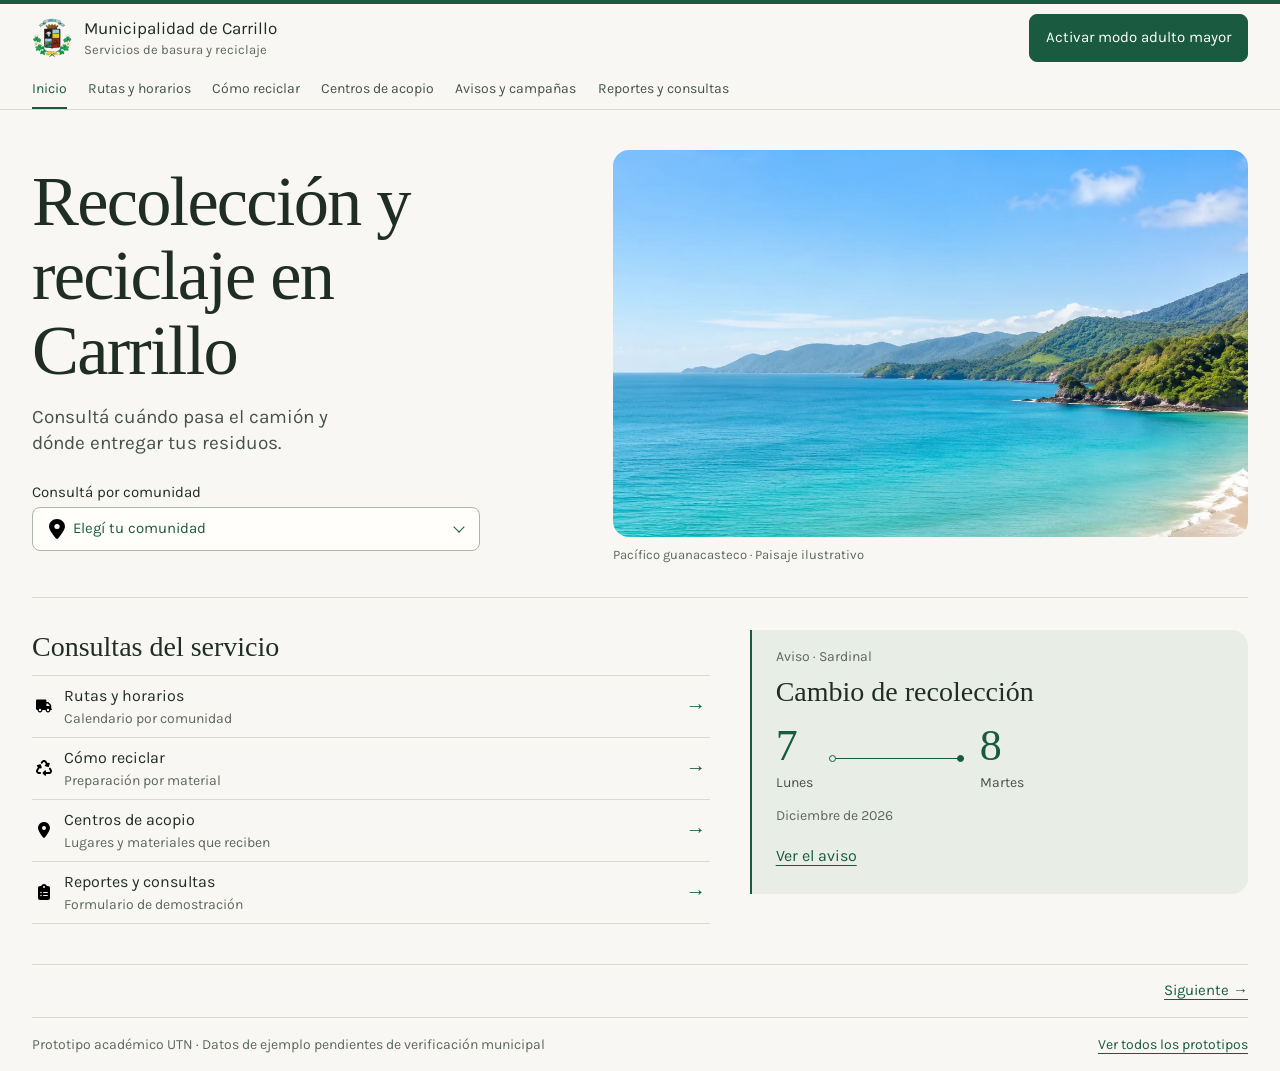
<file: avance-4-mejoras-usabilidad/index.html>
<!doctype html>
<html lang="es-CR">
<head>
  <meta charset="utf-8">
  <meta name="viewport" content="width=device-width,initial-scale=1">
  <meta name="description" content="Versión web del prototipo de Figma del Avance 4 para los servicios de residuos de Carrillo.">
  <title>Servicios de basura y reciclaje · Avance 4</title>
  <link rel="icon" href="assets/escudo-carrillo.png" type="image/png">
  <link rel="stylesheet" href="vendor/leaflet/leaflet.css">
  <link rel="stylesheet" href="avance.css?v=distritos">
  <link rel="stylesheet" href="lectura-facil.css?v=movil-3" id="lectura-style" media="not all">
  <link rel="stylesheet" href="movil.css?v=movil-3">
  <script src="vendor/leaflet/leaflet.js" defer></script>
  <script src="mapa.js" defer></script>
  <script src="modo-adulto-mayor.js?v=movil-3" defer></script>
  <script src="app.js?v=distritos" defer></script>
</head>
<body>
<svg class="material-symbols" aria-hidden="true" focusable="false">
  <symbol id="icon-material-carton" viewBox="0 0 24 24"><path d="M7 3h7l4 4v12a2 2 0 0 1-2 2H7a2 2 0 0 1-2-2V5a2 2 0 0 1 2-2Z"/><path d="M14 3v5h4M8 12h7m-7 4h7"/></symbol>
  <symbol id="icon-material-plastico" viewBox="0 0 24 24"><path d="M10 3h4v4l3 4v8a2 2 0 0 1-2 2H9a2 2 0 0 1-2-2v-8l3-4V3Zm-1 0h6M7 12h10m-10 4h10"/></symbol>
  <symbol id="icon-material-metal" viewBox="0 0 24 24"><ellipse cx="12" cy="5.5" rx="6" ry="2.5"/><path d="M6 5.5v13c0 1.4 2.7 2.5 6 2.5s6-1.1 6-2.5v-13M9 11v5m2-10.5h2"/></symbol>
  <symbol id="icon-material-vidrio" viewBox="0 0 24 24"><rect x="6" y="3" width="12" height="4" rx="1"/><path d="M7 7v1.5L5 11v7a3 3 0 0 0 3 3h8a3 3 0 0 0 3-3v-7l-2-2.5V7M8 12v5"/></symbol>
  <symbol id="icon-material-electronicos" viewBox="0 0 24 24"><path d="M5 16V6a2 2 0 0 1 2-2h10a2 2 0 0 1 2 2v10m-14 0-3 3a1 1 0 0 0 1 1h18a1 1 0 0 0 1-1l-3-3Zm5 2h4"/></symbol>
  <symbol id="icon-material-muebles" viewBox="0 0 24 24"><path d="M5 11V8a4 4 0 0 1 4-4h6a4 4 0 0 1 4 4v3M5 18v3m14-3v3M6 15v-2a2 2 0 0 0-4 0v3a2 2 0 0 0 2 2h16a2 2 0 0 0 2-2v-3a2 2 0 0 0-4 0v2Z"/></symbol>
  <symbol id="icon-location" viewBox="0 0 24 24"><path d="M20 10c0 5-8 11-8 11s-8-6-8-11a8 8 0 1 1 16 0Z"/><circle cx="12" cy="10" r="2.5"/></symbol>
  <symbol id="icon-clock" viewBox="0 0 24 24"><circle cx="12" cy="12" r="9"/><path d="M12 7v5l3 2"/></symbol>
  <symbol id="icon-calendar" viewBox="0 0 24 24"><rect x="4" y="6" width="16" height="15" rx="2"/><path d="M8 3v6m8-6v6M4 11h16m-12 4h2m4 0h2"/></symbol>
  <symbol id="icon-megaphone" viewBox="0 0 24 24"><path d="M4 10h5l10-5v14l-10-5H4a2 2 0 0 1-2-2 2 2 0 0 1 2-2Zm5 4 2 6H7l-2-6"/></symbol>
  <symbol id="icon-center" viewBox="0 0 24 24"><path d="M3 21V9l9-5 9 5v12H3Zm4 0V11h10v10m-10-6h10"/></symbol>
  <symbol id="icon-clipboard" viewBox="0 0 24 24"><rect x="5" y="5" width="14" height="16" rx="2"/><rect x="9" y="3" width="6" height="4" rx="1"/><path d="m8.5 13 2 2 4-4m-6 7h7"/></symbol>
  <symbol id="icon-target" viewBox="0 0 24 24"><circle cx="12" cy="12" r="7"/><circle cx="12" cy="12" r="2.5"/><path d="M12 2v3m0 14v3M2 12h3m14 0h3"/></symbol>
</svg>
  <a class="skip-link" href="#contenido">Omitir e ir al contenido</a>
  <header class="avance-header">
    <div class="avance-header-inner">
      <a class="municipal-brand" href="https://www.municarrillo.go.cr/" target="_blank" rel="noopener noreferrer">
        <img src="assets/escudo-carrillo.png" width="40" height="40" alt="">
        <span>Municipalidad de Carrillo<small>Servicios de basura y reciclaje</small></span>
      </a>
      <button class="mobile-menu" id="menu-button" type="button" aria-controls="service-tabs" aria-expanded="false">
        <img src="assets/iconos/bars.svg" id="menu-icon" width="16" height="16" alt=""><span id="menu-label">Menú</span>
      </button>
      <div class="reading-control" id="reading-control" hidden>
        <button class="btn reading-toggle" id="reading-toggle" type="button">Activar modo adulto mayor</button>
        <span class="visually-hidden" id="reading-status" role="status"></span>
      </div>
      <nav id="service-tabs" class="section-tabs" aria-label="Servicios de basura y reciclaje">
      <a href="#inicio" data-screen-link="inicio" aria-current="page"><img class="mobile-tab-icon" src="assets/iconos/house.svg" width="18" height="18" alt=""><span>Inicio</span></a>
      <a href="#rutas" data-screen-link="rutas"><img class="mobile-tab-icon" src="assets/iconos/calendar-days.svg" width="18" height="18" alt=""><span data-texto-ampliado="Cuándo pasa el camión">Rutas y horarios</span></a>
      <a href="#reciclaje" data-screen-link="reciclaje"><img class="mobile-tab-icon" src="assets/iconos/recycle.svg" width="18" height="18" alt=""><span>Cómo reciclar</span></a>
      <a href="#centros" data-screen-link="centros"><img class="mobile-tab-icon" src="assets/iconos/location-dot.svg" width="18" height="18" alt=""><span data-texto-ampliado="Dónde llevar el reciclaje">Centros de acopio</span></a>
      <a href="#avisos" data-screen-link="avisos"><img class="mobile-tab-icon" src="assets/iconos/bell.svg" width="18" height="18" alt=""><span data-texto-ampliado="Avisos">Avisos y campañas</span></a>
      <a href="#reportes" data-screen-link="reportes"><img class="mobile-tab-icon" src="assets/iconos/clipboard-list.svg" width="18" height="18" alt=""><span data-texto-ampliado="Hacer un reporte">Reportes y consultas</span></a>
    </nav>
    </div>
  </header>
  <main id="contenido" class="service-container" tabindex="-1">

    <section id="inicio" class="screen" data-screen aria-labelledby="home-title">
      <div class="home-lead">
        <div class="hero-copy">
          <h1 id="home-title" data-texto-ampliado="Basura y reciclaje en Carrillo">Recolección y reciclaje en Carrillo</h1>
          <p data-texto-ampliado="Revisá cuándo pasa el camión de la basura, cómo separar los residuos y dónde llevarlos.">Consultá cuándo pasa el camión y dónde entregar tus residuos.</p>
          <section data-lectura-only class="guided-start" aria-labelledby="home-search-title">
            <h2 id="home-search-title">¿Cuándo pasa el camión?</h2>
            <p>Consultá directamente los días y horas disponibles.</p>
            <a class="btn guided-primary" href="#rutas">
              <svg class="line-icon" viewBox="0 0 24 24" aria-hidden="true"><use href="#icon-calendar"></use></svg>
              Ver horarios de recolección
            </a>
          </section>
          <div data-vista-normal class="community-search">
            <span class="community-label" id="home-community-label">Consultá por comunidad</span>
            <button class="btn secondary community-control" type="button" id="home-community-button" data-open="district-directory" data-picker="home" aria-haspopup="dialog" aria-labelledby="home-community-label home-community-choice"><img src="assets/iconos/location-dot.svg" width="16" height="20" alt=""><span id="home-community-choice">Elegí tu comunidad</span><span class="chevron" aria-hidden="true"></span></button>
          </div>
        </div>
        <figure class="coast-hero">
          <img class="coast-photo" src="assets/portada-costa.webp" width="1920" height="701" alt="Vista ilustrativa del Pacífico de Guanacaste">
          <figcaption>Pacífico guanacasteco · Paisaje ilustrativo</figcaption>
        </figure>
      </div>

      <div class="home-bottom">
        <section class="home-services" aria-labelledby="home-services-title">
          <h2 id="home-services-title" data-texto-ampliado="¿Qué querés hacer?">Consultas del servicio</h2>
          <ul class="service-list">
            <li><a href="#rutas"><img src="assets/iconos/truck.svg" width="16" height="16" alt=""><span><strong data-texto-ampliado="Ver el horario del camión">Rutas y horarios</strong><small data-texto-ampliado="Elegí la comunidad donde vivís.">Calendario por comunidad</small></span><span aria-hidden="true">→</span></a></li>
            <li><a href="#reciclaje"><img src="assets/iconos/recycle.svg" width="16" height="16" alt=""><span><strong data-texto-ampliado="Aprender a separar los residuos">Cómo reciclar</strong><small data-texto-ampliado="Reconocé cada material por su foto.">Preparación por material</small></span><span aria-hidden="true">→</span></a></li>
            <li><a href="#centros"><img src="assets/iconos/location-dot.svg" width="16" height="16" alt=""><span><strong data-texto-ampliado="Encontrar dónde llevar el reciclaje">Centros de acopio</strong><small data-texto-ampliado="Revisá qué materiales recibe cada lugar.">Lugares y materiales que reciben</small></span><span aria-hidden="true">→</span></a></li>
            <li><a href="#reportes"><img src="assets/iconos/clipboard-list.svg" width="16" height="16" alt=""><span><strong data-texto-ampliado="Hacer un reporte o una consulta">Reportes y consultas</strong><small data-texto-ampliado="Practicá cómo contar lo que pasó.">Formulario de demostración</small></span><span aria-hidden="true">→</span></a></li>
          </ul>
        </section>
        <aside class="notice-ribbon" aria-labelledby="home-notice-title">
          <p class="notice-meta">Aviso · Sardinal</p>
          <h2 id="home-notice-title">Cambio de recolección</h2>
          <div class="route-dates">
            <time datetime="2026-12-07"><strong>7</strong><span>Lunes</span></time>
            <span class="route-thread" aria-hidden="true"></span>
            <time datetime="2026-12-08"><strong>8</strong><span>Martes</span></time>
          </div>
          <p>Diciembre de 2026</p>
          <button class="plain-link" type="button" data-open="notice-change">Ver el aviso</button>
        </aside>
      </div>
    </section>

    <section id="rutas" class="screen" data-screen aria-labelledby="routes-title">
      <div class="screen-heading"><h1 id="routes-title" data-texto-ampliado="¿Cuándo pasa el camión de la basura?">Rutas y horarios de recolección</h1><p data-texto-ampliado="Acá están los días en que pasa el camión en cada distrito. Si querés, elegí tu comunidad para ver solo el tuyo.">Estos son los horarios por distrito. Elegí tu comunidad para ver solo el tuyo.</p></div>
      <div class="community-field">
        <p data-lectura-only id="reading-route-choice" role="status" hidden></p>
        <span data-vista-normal id="route-community-label">Comunidad</span>
        <button class="btn secondary community-control" id="route-community" type="button" data-open="district-directory" data-picker="rutas" aria-labelledby="route-community-label route-choice" aria-haspopup="dialog">
          <img src="assets/iconos/location-dot.svg" width="16" height="20" alt=""><span data-vista-normal id="route-choice">Todas las comunidades</span><span data-lectura-only id="reading-route-button">Elegir mi comunidad</span><span class="chevron" aria-hidden="true"></span>
        </button>
        <button class="plain-link" type="button" id="reading-route-reset" hidden>Ver todos los horarios</button>
      </div>
      <div class="route-layout">
        <section class="white-panel calendar-panel" aria-labelledby="calendar-title">
          <h2 id="calendar-title" data-texto-ampliado="Día y hora de recolección">Calendario de recolección</h2>
          <div class="calendar-location"><strong id="route-place">Todos los distritos</strong><span id="route-district">4 horarios de ejemplo</span></div>
          <ul class="schedule-list" id="schedule-list" aria-label="Horarios por distrito">
            <li data-schedule-district="Sardinal">
              <img class="schedule-photo" src="assets/distritos/sardinal.webp" width="330" height="247" alt="Puente de Sardinal, rodeado de árboles" loading="lazy" decoding="async">
              <div class="schedule-info">
                <div class="schedule-head"><h3>Sardinal</h3><span class="schedule-day"></span></div>
                <p class="schedule-hours"></p>
                <p class="schedule-next"></p>
                <button class="plain-link" type="button" data-locality="Sardinal|Sardinal">Ver solo Sardinal</button>
              </div>
            </li>
            <li data-schedule-district="Filadelfia">
              <img class="schedule-photo" src="assets/distritos/filadelfia.webp" width="480" height="360" alt="Arco de entrada al parque central de Filadelfia" loading="lazy" decoding="async">
              <div class="schedule-info">
                <div class="schedule-head"><h3>Filadelfia</h3><span class="schedule-day"></span></div>
                <p class="schedule-hours"></p>
                <p class="schedule-next"></p>
                <button class="plain-link" type="button" data-locality="Filadelfia|Filadelfia">Ver solo Filadelfia</button>
              </div>
            </li>
            <li data-schedule-district="Palmira">
              <img class="schedule-photo" src="assets/distritos/palmira.webp" width="330" height="250" alt="Quiosco circular del parque de Palmira" loading="lazy" decoding="async">
              <div class="schedule-info">
                <div class="schedule-head"><h3>Palmira</h3><span class="schedule-day"></span></div>
                <p class="schedule-hours"></p>
                <p class="schedule-next"></p>
                <button class="plain-link" type="button" data-locality="Palmira|Palmira">Ver solo Palmira</button>
              </div>
            </li>
            <li data-schedule-district="Belén">
              <img class="schedule-photo" src="assets/distritos/belen.webp" width="330" height="185" alt="Monumento al Montador en el parque de Belén de Carrillo" loading="lazy" decoding="async">
              <div class="schedule-info">
                <div class="schedule-head"><h3>Belén</h3><span class="schedule-day"></span></div>
                <p class="schedule-hours"></p>
                <p class="schedule-next"></p>
                <button class="plain-link" type="button" data-locality="Belén|Belén">Ver solo Belén</button>
              </div>
            </li>
          </ul>
          <div id="route-change" class="calendar-alert"><span>Hay un cambio de día en Sardinal.</span><a href="#avisos">Ver aviso</a></div>
          <div class="pickup" id="sardinal-pickup">
            <time data-vista-normal class="date-tile" id="pickup-tile" datetime=""><strong id="pickup-day"></strong><span id="pickup-month"></span></time>
            <div data-vista-normal><span class="small-label">Próxima recolección</span><h3>Basura ordinaria</h3><p id="pickup-summary"></p><p class="pickup-weekly" id="pickup-weekly"></p></div>
            <div data-lectura-only class="guided-pickup">
            <span class="small-label">Próxima recolección</span>
            <h3>Basura ordinaria</h3>
            <p><svg class="line-icon" viewBox="0 0 24 24" aria-hidden="true"><use href="#icon-calendar"></use></svg>
              <time id="pickup-date" datetime=""></time>
            </p>
            <p><svg class="line-icon" viewBox="0 0 24 24" aria-hidden="true"><use href="#icon-clock"></use></svg>
              <span id="pickup-hours"></span>
            </p>
            <p class="pickup-weekly" id="reading-pickup-weekly"></p>
            </div>
          </div>
          <figure class="schedule-feature" id="schedule-feature" hidden>
            <figcaption id="schedule-feature-caption"></figcaption>
          </figure>
          <div class="pickup pickup-pending" id="unknown-pickup" hidden>
            <img src="assets/iconos/trash-can.svg" width="20" height="24" alt="">
            <div>
              <h3>Basura ordinaria</h3>
              <p data-texto-ampliado="Todavía no tenemos el horario de esta comunidad.">Horario todavía sin confirmar</p>
              <p class="pending-help">Mientras tanto, podés hacer esto:</p>
              <ul class="pending-actions">
                <li><a href="#avisos">Ver avisos de recolección</a></li>
                <li><a href="#reportes">Hacer una consulta</a></li>
                <li><a href="https://www.municarrillo.go.cr/" target="_blank" rel="noopener noreferrer">Ir al sitio de la Municipalidad ↗</a></li>
              </ul>
            </div>
          </div>
          <div class="pickup-row"><img src="assets/iconos/recycle.svg" width="20" height="20" alt=""><div><h3>Residuos reciclables</h3><a href="#centros">Consultar puntos de entrega</a></div><span class="pending">Por confirmar</span></div>
          <div class="pickup-row"><img src="assets/iconos/leaf.svg" width="20" height="20" alt=""><div><h3>Residuos orgánicos</h3><p>Sin recorrido verificado</p></div><span class="pending">Por confirmar</span></div>
          <p class="calendar-note">Confirmá el horario vigente con la Municipalidad.</p>
          <details class="schedule-credits">
            <summary>Créditos de las fotos</summary>
            <ul>
              <li><a href="https://commons.wikimedia.org/wiki/File:Puente_sardinal.jpg">Puente de Sardinal</a> · Chepetoño</li>
              <li><a href="https://commons.wikimedia.org/wiki/File:Park_filadeflfia.jpg">Parque de Filadelfia</a> · Chepetoño</li>
              <li><a href="https://commons.wikimedia.org/wiki/File:Quiosco_de_Palmira.jpg">Quiosco de Palmira</a> · Chepetoño</li>
              <li><a href="https://commons.wikimedia.org/wiki/File:Monumento_al_Montador,_Belen_de_Carrillo,_Guanacaste_-_panoramio.jpg">Monumento al Montador en Belén</a> · Jorge Arturo Villalo…</li>
            </ul>
            <p>Fotos de Wikimedia Commons, adaptadas a WebP y encuadradas para el calendario. Licencia <a href="https://creativecommons.org/licenses/by-sa/3.0/deed.es">CC BY-SA 3.0</a>.</p>
          </details>
        </section>
        <section class="white-panel map-panel">
          <div class="panel-heading"><h2>Mapa de Carrillo</h2><a href="https://www.google.com/maps/@?api=1&amp;map_action=map&amp;center=10.475%2C-85.612&amp;zoom=12" target="_blank" rel="noopener noreferrer">Abrir en Google Maps ↗</a></div>
          <p data-texto-ampliado="Podés filtrar por comunidad o tocar su nombre en el mapa. Usá + y − para acercarlo o alejarlo.">Arrastrá el mapa para explorar. Elegí un punto para consultar su calendario.</p>
          <div class="live-map" data-live-map role="region" aria-label="Mapa de cabeceras distritales" hidden></div>
          <div class="fig-map route-map" data-local-map role="region" aria-label="Mapa de cabeceras distritales (vista local)" tabindex="0">
            <div class="map-layer">
              <img src="assets/mapa-rutas.svg" alt="" width="960" height="565">
              <button class="pin pin-sardinal" type="button" data-latlng="10.51722,-85.64889" data-locality="Sardinal|Sardinal" aria-label="Ver calendario de Sardinal"><img src="assets/pin-distrito.svg" alt=""><span>Sardinal</span></button>
              <button class="pin pin-palmira" type="button" data-latlng="10.51694,-85.57750" data-locality="Palmira|Palmira" aria-label="Ver calendario de Palmira"><img src="assets/pin-distrito.svg" alt=""><span>Palmira</span></button>
              <button class="pin pin-filadelfia" type="button" data-latlng="10.44722,-85.55194" data-locality="Filadelfia|Filadelfia" aria-label="Ver calendario de Filadelfia"><img src="assets/pin-distrito.svg" alt=""><span>Filadelfia</span></button>
              <button class="pin pin-belen" type="button" data-latlng="10.40972,-85.58944" data-locality="Belén|Belén" aria-label="Ver calendario de Belén"><img src="assets/pin-distrito.svg" alt=""><span>Belén</span></button>
            </div>
          </div>
          <div class="map-meta"><button class="plain-link" type="button" data-recenter><svg class="line-icon" viewBox="0 0 24 24" aria-hidden="true" focusable="false"><use href="#icon-target"></use></svg>Volver a Carrillo</button><span>Cabeceras distritales</span><a data-local-attribution href="https://www.openstreetmap.org/copyright" target="_blank" rel="noopener noreferrer">© OpenStreetMap</a></div>
        <div class="map-help"><p data-map-status role="status"></p><button class="plain-link" type="button" data-map-retry hidden>Reintentar mapa en línea</button></div>
        </section>
      </div>
    </section>

    <section id="reciclaje" class="screen" data-screen aria-labelledby="recycling-title">
      <div class="screen-heading with-search"><div><h1 id="recycling-title">¿Cómo separar tus residuos?</h1><p data-texto-ampliado="Buscá el material por su nombre o reconocelo en la foto. Elegí «Ver preparación» para ver los pasos.">Separá los materiales y revisá cómo prepararlos para la entrega.</p></div><div class="compact-search"><label class="visually-hidden" for="material-query">Buscar material</label><svg class="icon " aria-hidden="true" focusable="false" xmlns="http://www.w3.org/2000/svg" viewBox="0 0 512 512"><path d="M416 208c0 45.9-14.9 88.3-40 122.7L502.6 457.4c12.5 12.5 12.5 32.8 0 45.3s-32.8 12.5-45.3 0L330.7 376c-34.4 25.2-76.8 40-122.7 40C93.1 416 0 322.9 0 208S93.1 0 208 0S416 93.1 416 208zM208 352a144 144 0 1 0 0-288 144 144 0 1 0 0 288z"/></svg><input id="material-query" type="search" placeholder="Buscar material…"></div></div>
      <div id="materials-empty" class="empty-state materials-empty" hidden><h2 id="materials-empty-title">No encontramos ese material</h2><p id="materials-empty-text"></p><div class="empty-actions"><button class="btn secondary" type="button" id="reset-materials">Ver todos los materiales</button><button class="plain-link" type="button" data-open="material-electronicos">Ver condiciones de Electrónicos</button></div></div>
      <div class="recycling-grid">
        <article class="recycle-card paper" data-material-card data-name="papel carton periodicos periodico cajas caja hojas revistas cuadernos sobres"><h2 id="material-carton-label"><img class="material-thumbnail" src="assets/miniaturas/carton.webp" width="152" height="108" alt="" decoding="async">Papel y cartón</h2><ul><li>Periódicos y hojas</li><li>Cajas plegadas</li><li>Papel limpio y seco</li></ul><button class="btn material-button" type="button" data-open="material-carton" aria-haspopup="dialog" aria-label="Ver preparación de papel y cartón">Ver preparación</button></article>
        <article class="recycle-card plastic" data-material-card data-name="plastico botellas botella envases envase tapas pet frascos plasticos"><h2 id="material-plastico-label"><img class="material-thumbnail" src="assets/miniaturas/plastico.webp" width="152" height="108" alt="" decoding="async">Plástico</h2><ul><li>Botellas vacías</li><li>Envases sin restos</li><li>Tapas, según recepción</li></ul><button class="btn material-button" type="button" data-open="material-plastico" aria-haspopup="dialog" aria-label="Ver preparación de plástico">Ver preparación</button></article>
        <article class="recycle-card metal" data-material-card data-name="metal metales latas lata aluminio hojalata conservas"><h2 id="material-metal-label"><img class="material-thumbnail" src="assets/miniaturas/metal.webp" width="152" height="108" alt="" decoding="async">Metales</h2><ul><li>Latas de bebidas</li><li>Envases metálicos vacíos</li><li>Otros metales, según el centro</li></ul><button class="btn material-button" type="button" data-open="material-metal" aria-haspopup="dialog" aria-label="Ver preparación de metales">Ver preparación</button></article>
        <article class="recycle-card glass" data-material-card data-name="vidrio botellas botella frascos frasco"><h2 id="material-vidrio-label"><img class="material-thumbnail" src="assets/miniaturas/vidrio.webp" width="152" height="108" alt="" decoding="async">Vidrio</h2><ul><li>Botellas y frascos</li><li>Envueltos para que no se quiebren</li><li>Confirmar el tipo de vidrio</li></ul><button class="btn material-button" type="button" data-open="material-vidrio" aria-haspopup="dialog" aria-label="Ver preparación de vidrio">Ver preparación</button></article>
      </div>
      <div class="sorting-guide">
        <div><h2>Va al reciclaje</h2><p>Botellas plásticas vacías, latas, cartón y papel limpios, frascos de vidrio.</p></div>
        <div><h2>Va a la basura ordinaria</h2><p>Pañales, papel higiénico y servilletas usadas, empaques de snacks y cerámica rota.</p><button type="button" class="plain-link" data-open="ordinary-examples" data-texto-ampliado="Ejemplos de basura ordinaria">Ver ejemplos</button></div>
      </div>
      <div class="special-materials"><article data-material-card data-name="electronicos computadora celular telefono aparatos equipos laptop tablet impresora televisor tele cargadores cables pilas baterias electrodomesticos"><div class="special-material-label"><img class="material-thumbnail" src="assets/miniaturas/electronicos.webp" width="152" height="108" alt="" decoding="async"><div><h2 id="material-electronicos-label">Electrónicos</h2><p>Equipos que requieren una opción de entrega específica.</p></div></div><button class="plain-link" type="button" data-open="material-electronicos" aria-haspopup="dialog" aria-label="Ver condiciones de entrega de electrónicos">Ver condiciones <svg class="icon " aria-hidden="true" focusable="false" xmlns="http://www.w3.org/2000/svg" viewBox="0 0 448 512"><path d="M438.6 278.6c12.5-12.5 12.5-32.8 0-45.3l-160-160c-12.5-12.5-32.8-12.5-45.3 0s-12.5 32.8 0 45.3L338.8 224 32 224c-17.7 0-32 14.3-32 32s14.3 32 32 32l306.7 0L233.4 393.4c-12.5 12.5-12.5 32.8 0 45.3s32.8 12.5 45.3 0l160-160z"/></svg></button></article><article data-material-card data-name="muebles sillones sillon sofa colchones colchon camas mesas sillas voluminosos"><div class="special-material-label"><img class="material-thumbnail" src="assets/miniaturas/muebles.webp" width="152" height="108" alt="" decoding="async"><div><h2 id="material-muebles-label">Muebles</h2><p>Consultá tamaños, cantidades y jornadas autorizadas.</p></div></div><button class="plain-link" type="button" data-open="material-muebles" aria-haspopup="dialog" aria-label="Ver condiciones de entrega de muebles">Ver condiciones <svg class="icon " aria-hidden="true" focusable="false" xmlns="http://www.w3.org/2000/svg" viewBox="0 0 448 512"><path d="M438.6 278.6c12.5-12.5 12.5-32.8 0-45.3l-160-160c-12.5-12.5-32.8-12.5-45.3 0s-12.5 32.8 0 45.3L338.8 224 32 224c-17.7 0-32 14.3-32 32s14.3 32 32 32l306.7 0L233.4 393.4c-12.5 12.5-12.5 32.8 0 45.3s32.8 12.5 45.3 0l160-160z"/></svg></button></article></div>
      <p class="result-line" id="material-count" role="status" aria-live="polite">6 materiales</p><p class="section-note">Consultá qué recipiente pide cada punto de entrega.</p>
    </section>

    <section id="centros" class="screen" data-screen aria-labelledby="centers-title">
      <div class="screen-heading"><h1 id="centers-title" data-texto-ampliado="¿Dónde llevo el reciclaje?">Centros de acopio y reciclaje</h1><p data-texto-ampliado="Escribí el nombre de tu comunidad o el material que querés llevar. Cada ficha indica qué recibe ese lugar.">Buscá por comunidad o por el material que querés entregar.</p></div>
      <form id="center-search" class="center-search" role="search" aria-label="Buscar centros de acopio"><svg class="icon " aria-hidden="true" focusable="false" xmlns="http://www.w3.org/2000/svg" viewBox="0 0 384 512"><path d="M215.7 499.2C267 435 384 279.4 384 192C384 86 298 0 192 0S0 86 0 192c0 87.4 117 243 168.3 307.2c12.3 15.3 35.1 15.3 47.4 0zM192 128a64 64 0 1 1 0 128 64 64 0 1 1 0-128z"/></svg><label class="visually-hidden" for="center-query">Buscar por comunidad o material</label><input type="search" id="center-query" placeholder="Comunidad o material"><button type="reset" aria-label="Limpiar búsqueda"><svg class="icon " aria-hidden="true" focusable="false" xmlns="http://www.w3.org/2000/svg" viewBox="0 0 384 512"><path d="M342.6 150.6c12.5-12.5 12.5-32.8 0-45.3s-32.8-12.5-45.3 0L192 210.7 86.6 105.4c-12.5-12.5-32.8-12.5-45.3 0s-12.5 32.8 0 45.3L146.7 256 41.4 361.4c-12.5 12.5-12.5 32.8 0 45.3s32.8 12.5 45.3 0L192 301.3 297.4 406.6c12.5 12.5 32.8 12.5 45.3 0s12.5-32.8 0-45.3L237.3 256 342.6 150.6z"/></svg></button></form>
      <div class="centers-layout"><div class="center-list"><p class="result-line" id="center-count" role="status" aria-live="polite">2 centros</p>
        <article class="center-row" data-center="sardinal" data-materials="plastico carton metal">
          <div class="center-summary">
            <h2><button class="center-title" type="button" data-open="point-sardinal"><svg class="line-icon" viewBox="0 0 24 24" aria-hidden="true" focusable="false"><use href="#icon-center"></use></svg>Centro de acopio de Sardinal</button></h2>
            <p><svg class="line-icon" viewBox="0 0 24 24" aria-hidden="true" focusable="false"><use href="#icon-location"></use></svg>Sardinal, Carrillo · Lugar ficticio</p>
            <p><svg class="line-icon" viewBox="0 0 24 24" aria-hidden="true" focusable="false"><use href="#icon-clock"></use></svg>Lun. a vie. · 8:00&nbsp;a.&nbsp;m. a 3:00&nbsp;p.&nbsp;m.</p>
            <button class="plain-link small" type="button" data-open="point-sardinal"><svg class="line-icon" viewBox="0 0 24 24" aria-hidden="true" focusable="false"><use href="#icon-clipboard"></use></svg>Ver condiciones de entrega</button>
          </div>
          <img class="center-photo" src="assets/servicio/acopio-materiales.webp" alt="" width="640" height="320" loading="lazy" decoding="async">
          <ul class="material-tags" aria-label="Materiales que recibe">
            <li class="tag-paper"><svg class="line-icon" viewBox="0 0 24 24" aria-hidden="true" focusable="false"><use href="#icon-material-carton"></use></svg>Papel y cartón</li>
            <li class="tag-plastic"><svg class="line-icon" viewBox="0 0 24 24" aria-hidden="true" focusable="false"><use href="#icon-material-plastico"></use></svg>Plástico</li>
            <li class="tag-metal"><svg class="line-icon" viewBox="0 0 24 24" aria-hidden="true" focusable="false"><use href="#icon-material-metal"></use></svg>Metales</li>
          </ul>
        </article>
        <article class="center-row" data-center="filadelfia" data-materials="plastico carton vidrio metal">
          <div class="center-summary">
            <h2><button class="center-title" type="button" data-open="point-filadelfia"><svg class="line-icon" viewBox="0 0 24 24" aria-hidden="true" focusable="false"><use href="#icon-center"></use></svg>Centro de acopio de Filadelfia</button></h2>
            <p><svg class="line-icon" viewBox="0 0 24 24" aria-hidden="true" focusable="false"><use href="#icon-location"></use></svg>Filadelfia, Carrillo · Lugar ficticio</p>
            <p><svg class="line-icon" viewBox="0 0 24 24" aria-hidden="true" focusable="false"><use href="#icon-clock"></use></svg>Lun. a vie. · 8:00&nbsp;a.&nbsp;m. a 2:00&nbsp;p.&nbsp;m.</p>
            <button class="plain-link small" type="button" data-open="point-filadelfia"><svg class="line-icon" viewBox="0 0 24 24" aria-hidden="true" focusable="false"><use href="#icon-clipboard"></use></svg>Ver condiciones de entrega</button>
          </div>
          <img class="center-photo" src="assets/servicio/acopio-vidrio.webp" alt="" width="640" height="320" loading="lazy" decoding="async">
          <ul class="material-tags" aria-label="Materiales que recibe">
            <li class="tag-paper"><svg class="line-icon" viewBox="0 0 24 24" aria-hidden="true" focusable="false"><use href="#icon-material-carton"></use></svg>Papel y cartón</li>
            <li class="tag-plastic"><svg class="line-icon" viewBox="0 0 24 24" aria-hidden="true" focusable="false"><use href="#icon-material-plastico"></use></svg>Plástico</li>
            <li class="tag-glass"><svg class="line-icon" viewBox="0 0 24 24" aria-hidden="true" focusable="false"><use href="#icon-material-vidrio"></use></svg>Vidrio</li>
            <li class="tag-metal"><svg class="line-icon" viewBox="0 0 24 24" aria-hidden="true" focusable="false"><use href="#icon-material-metal"></use></svg>Metales</li>
          </ul>
        </article>
        <aside class="campaign-callout" id="campaign-callout"><div class="campaign-summary"><span class="service-icon"><svg class="line-icon" viewBox="0 0 24 24" aria-hidden="true" focusable="false"><use href="#icon-megaphone"></use></svg></span><div><strong>Jornada de residuos especiales en Belén</strong><p>Consultá la campaña de electrónicos y muebles.</p></div></div><a class="plain-link" href="#avisos" data-campaign>Ver en Avisos →</a></aside>
        <div id="centers-empty" class="empty-state" hidden><h2>No hay coincidencias</h2><p>Probá otra comunidad o material. Las jornadas temporales están en Avisos y campañas.</p><button class="btn secondary" type="button" id="reset-centers">Limpiar búsqueda</button></div>
      </div><section class="white-panel map-panel center-map-panel">
        <div class="panel-heading"><h2>Mapa de centros</h2><a href="https://www.google.com/maps/search/?api=1&amp;query=centros%20de%20reciclaje%20en%20Carrillo%2C%20Guanacaste%2C%20Costa%20Rica" target="_blank" rel="noopener noreferrer">Buscar en Google Maps ↗</a></div>
        <p>Arrastrá el mapa y seleccioná un punto para ver su ficha.</p>
        <div class="live-map" data-live-map role="region" aria-label="Mapa de puntos ficticios de entrega" hidden></div>
          <div class="fig-map centers-map" data-local-map role="region" aria-label="Mapa de puntos ficticios de entrega (vista local)" tabindex="0">
          <div class="map-layer">
            <img src="assets/mapa-centros.svg" width="980" height="630" alt="">
            <button class="pin pin-sardinal" type="button" data-latlng="10.51722,-85.64889" data-map-center="sardinal" data-open="point-sardinal" aria-label="Ver ficha de Sardinal"><img src="assets/pin-acopio.svg" alt=""><span>Sardinal</span></button>
            <button class="pin pin-filadelfia" type="button" data-latlng="10.44722,-85.55194" data-map-center="filadelfia" data-open="point-filadelfia" aria-label="Ver ficha de Filadelfia"><span>Filadelfia</span><img src="assets/pin-acopio.svg" alt=""></button>
          </div>
        </div>
        <div class="map-meta"><button class="plain-link" type="button" data-recenter><svg class="line-icon" viewBox="0 0 24 24" aria-hidden="true" focusable="false"><use href="#icon-target"></use></svg>Volver a Carrillo</button><span>Centros de acopio</span><a data-local-attribution href="https://www.openstreetmap.org/copyright" target="_blank" rel="noopener noreferrer">© OpenStreetMap</a></div>
        <div class="map-help"><p data-map-status role="status"></p><button class="plain-link" type="button" data-map-retry hidden>Reintentar mapa en línea</button></div>
        <p class="map-caption">Los marcadores señalan localidades de referencia. Confirmá la dirección antes de ir.</p>
      </section></div>
    </section>

    <section id="avisos" class="screen" data-screen aria-labelledby="notices-title"><div class="screen-heading"><h1 id="notices-title">Avisos y campañas</h1><p data-texto-ampliado="Revisá si cambió el día de recolección o si hay una jornada para entregar residuos especiales.">Consultá los cambios de recolección y las jornadas de entrega.</p></div><div class="notice-filters"><div class="field"><span class="field-label" id="notice-community-label"><svg class="line-icon" viewBox="0 0 24 24" aria-hidden="true" focusable="false"><use href="#icon-location"></use></svg>Comunidad</span><input type="hidden" id="notice-community" value=""><button class="btn secondary community-control" type="button" id="notice-community-button" data-open="district-directory" data-picker="notice" aria-haspopup="dialog" aria-labelledby="notice-community-label notice-community-choice"><img src="assets/iconos/location-dot.svg" width="16" height="20" alt=""><span id="notice-community-choice">Todas las comunidades</span><span class="chevron" aria-hidden="true"></span></button></div><div class="field"><label for="notice-kind"><svg class="line-icon" viewBox="0 0 24 24" aria-hidden="true" focusable="false"><use href="#icon-megaphone"></use></svg>Tipo de aviso</label><select id="notice-kind"><option value="">Todos los avisos</option><option value="cambio">Cambio de recolección</option><option value="campana">Campaña</option></select></div><button class="plain-link" type="button" id="reset-notices" data-texto-ampliado="Ver todos los avisos">Limpiar filtros</button></div><p class="result-line" id="notice-count" role="status" aria-live="polite">2 avisos</p><div class="notice-cards"><article data-notice data-community="Sardinal" data-kind="cambio">
          <div class="notice-copy">
            <h2><span class="service-icon"><svg class="line-icon" viewBox="0 0 24 24" aria-hidden="true" focusable="false"><use href="#icon-calendar"></use></svg></span>Cambio en el día de recolección</h2>
            <p class="notice-facts"><span><svg class="line-icon" viewBox="0 0 24 24" aria-hidden="true" focusable="false"><use href="#icon-location"></use></svg>Sardinal</span><span><svg class="line-icon" viewBox="0 0 24 24" aria-hidden="true" focusable="false"><use href="#icon-calendar"></use></svg>7–8 dic. 2026</span><span>Aviso ficticio</span></p>
            <p>La recolección del lunes 7 pasa al martes 8 de diciembre.</p>
            <button class="btn" type="button" data-open="notice-change">Consultar el aviso <svg class="icon " aria-hidden="true" focusable="false" xmlns="http://www.w3.org/2000/svg" viewBox="0 0 448 512"><path d="M438.6 278.6c12.5-12.5 12.5-32.8 0-45.3l-160-160c-12.5-12.5-32.8-12.5-45.3 0s-12.5 32.8 0 45.3L338.8 224 32 224c-17.7 0-32 14.3-32 32s14.3 32 32 32l306.7 0L233.4 393.4c-12.5 12.5-12.5 32.8 0 45.3s32.8 12.5 45.3 0l160-160z"/></svg></button>
          </div>
          <img class="notice-photo" src="assets/servicio/aviso-recoleccion.webp" alt="Camión recolector en una calle de barrio." width="640" height="320" loading="lazy" decoding="async">
        </article><article data-notice data-community="Belén" data-kind="campana">
          <div class="notice-copy">
            <h2><span class="service-icon"><svg class="line-icon" viewBox="0 0 24 24" aria-hidden="true" focusable="false"><use href="#icon-megaphone"></use></svg></span>Jornada de residuos especiales</h2>
            <p class="notice-facts"><span><svg class="line-icon" viewBox="0 0 24 24" aria-hidden="true" focusable="false"><use href="#icon-location"></use></svg>Belén</span><span><svg class="line-icon" viewBox="0 0 24 24" aria-hidden="true" focusable="false"><use href="#icon-calendar"></use></svg>12 dic. 2026</span><span>Campaña ficticia</span></p>
            <p>Consultá qué se recibe y cómo preparar equipos y muebles para la entrega.</p>
            <button class="btn" type="button" data-open="notice-campaign">Ver la jornada <svg class="icon " aria-hidden="true" focusable="false" xmlns="http://www.w3.org/2000/svg" viewBox="0 0 448 512"><path d="M438.6 278.6c12.5-12.5 12.5-32.8 0-45.3l-160-160c-12.5-12.5-32.8-12.5-45.3 0s-12.5 32.8 0 45.3L338.8 224 32 224c-17.7 0-32 14.3-32 32s14.3 32 32 32l306.7 0L233.4 393.4c-12.5 12.5-12.5 32.8 0 45.3s32.8 12.5 45.3 0l160-160z"/></svg></button>
          </div>
          <img class="notice-photo" src="assets/servicio/aviso-jornada.webp" alt="Equipo electrónico y un sillón preparados para la entrega." width="640" height="320" loading="lazy" decoding="async">
        </article></div><div id="notices-empty" class="empty-state" hidden><h2>No hay avisos con esos filtros</h2><p>Elegí otra comunidad o consultá todos los avisos.</p></div></section>

    <section id="reportes" class="screen" data-screen aria-labelledby="reports-title">
  <div id="report-introduction" data-report-step>
    <div class="screen-heading"><h1 id="reports-title" tabindex="-1">Reportes y consultas</h1><p data-texto-ampliado="Si el camión no pasó o tenés una duda, practicá cómo hacer un reporte o una consulta.">Practicá cómo reportar un problema de recolección o hacer una consulta.</p></div>
    <div class="report-layout">
      <aside class="report-intro">
        <h2>Reporte de demostración</h2>
        <p>Practicá el trámite con datos de ejemplo. Nada se envía a la Municipalidad.</p>
        <figure class="report-guide">
          <img src="assets/servicio/guia-reporte.webp" width="768" height="576" alt="Una persona usa su celular para fotografiar una bolsa junto a un recipiente de recolección." decoding="async" loading="lazy">
          <figcaption>Si agregás una foto, mostrá el problema y el lugar donde ocurre.</figcaption>
        </figure>
      </aside>
      <section class="white-panel">
        <h2>Antes de empezar</h2>
        <ol class="report-instructions">
          <li>Elegí el tipo de reporte y tu comunidad.</li>
          <li>Usá una descripción de ejemplo.</li>
          <li data-texto-ampliado="Si querés, agregá una foto de ejemplo. Después revisá el resumen.">Podés representar una foto y revisar el resumen.</li>
        </ol>
        <p>Si salís con un reporte en curso, podés volver a editarlo o descartar los datos.</p>
        <p id="report-discard-status" role="status"></p>
        <button class="btn" type="button" id="new-report" data-texto-ampliado="Empezar reporte de prueba">Abrir formulario de prueba</button>
      </section>
    </div>
    <p class="section-note">Demostración académica · El reporte se simula en este navegador.</p>
  </div>

  <div id="report-edit" data-report-step hidden>
    <div class="screen-heading"><h1 tabindex="-1" data-texto-ampliado="Contanos qué pasó">Nuevo reporte</h1><p data-lectura-only class="guided-stage">Paso 1 de 2 · Completá los datos</p><p>Elegí las opciones y usá el texto de ejemplo.</p></div>
    <div class="report-layout">
      <aside class="report-intro">
        <img src="assets/iconos/comment-dots.svg" width="44" height="44" alt="">
        <h2 data-texto-ampliado="¿Qué información ayuda?">Reporte o consulta</h2>
        <p data-vista-normal>Completá el tipo de reporte, la comunidad y la descripción. La foto es opcional.</p>
        <ul data-lectura-only class="report-help-list">
          <li><strong>Qué pasó.</strong> Por ejemplo, el camión no pasó o tenés dudas sobre un residuo.</li>
          <li><strong>Dónde pasó.</strong> Elegí la comunidad donde ocurrió.</li>
          <li><strong>Cuándo pasó.</strong> Si lo recordás, indicá el día o la hora aproximada.</li>
        </ul>
      </aside>
      <form id="report-form" class="white-panel report-panel" novalidate>
        <h2>Datos del reporte</h2>
        <div class="report-fields">
          <div class="field"><label for="report-type">Tipo de reporte (obligatorio)</label><p data-lectura-only class="field-help" id="report-type-help">Elegí la opción que más se parece a tu caso. Si tenés otra duda, elegí «Otra consulta».</p><select id="report-type" required><option value="">Seleccioná una opción</option><option>El camión no pasó</option><option>Duda sobre un residuo</option><option>Información de un punto de entrega</option><option>Otra consulta</option></select><p class="field-error" id="report-type-error" hidden>Elegí un tipo de reporte.</p></div>
          <div class="field"><span class="field-label" id="report-community-label">Comunidad (obligatorio)</span><p data-lectura-only class="field-help" id="report-community-help">Elegí la comunidad donde ocurrió el problema.</p><input type="hidden" id="report-community" value=""><button class="btn secondary community-control" type="button" id="report-community-button" data-open="district-directory" data-picker="report" aria-haspopup="dialog" aria-labelledby="report-community-label report-community-choice"><img src="assets/iconos/location-dot.svg" width="16" height="20" alt=""><span id="report-community-choice">Seleccioná tu comunidad</span><span class="chevron" aria-hidden="true"></span></button><p class="field-error" id="report-community-error" hidden>Elegí la comunidad donde pasó.</p></div>
        </div>
        <div class="field description-field">
          <span id="description-label">Descripción (obligatoria)</span>
          <p data-lectura-only class="field-help" id="report-description-help">Para practicar, podés usar una frase de ejemplo según el tipo de reporte que elegiste.</p>
          <button class="description-control" type="button" id="report-description" data-open="sample-description" aria-haspopup="dialog" aria-labelledby="description-label description-text"><span data-vista-normal id="description-text">Elegí una descripción de ejemplo</span><span data-lectura-only id="reading-description-action">Ver descripción de ejemplo</span></button>
          <p data-lectura-only class="description-example" id="reading-description-text" hidden></p>
          <p class="field-error" id="report-description-error" hidden>Elegí una descripción de ejemplo.</p>
        </div>
        <div class="attachment-line">
          <div><strong>Foto opcional</strong><p data-lectura-only class="field-help" id="report-photo-help">Podés seguir sin foto. Si querés practicar cómo adjuntarla, usá la foto de ejemplo.</p><p id="report-photo-label" aria-live="polite">Sin foto adjunta</p></div>
          <button class="btn secondary" type="button" id="sample-photo-button" data-open="sample-photo" aria-haspopup="dialog">Elegir archivo de ejemplo</button>
          <button class="plain-link" type="button" id="remove-photo" hidden>Quitar foto</button>
        </div>
        <p class="field-error" id="report-error" role="alert" hidden>Faltan datos. Revisá los campos marcados arriba.</p>
        <div class="report-actions">
          <button class="btn" type="submit">Revisar reporte</button>
          <button class="btn secondary" type="button" data-cancel-report>Salir sin enviar</button>
        </div>
      </form>
    </div>
  </div>

  <div id="report-review" data-report-step hidden>
    <div class="screen-heading"><h1 tabindex="-1">Revisá tu reporte de prueba</h1><p data-lectura-only class="guided-stage">Paso 2 de 2 · Revisá y finalizá</p><p>Comprobá los datos antes de terminar la demostración.</p></div>
    <section class="white-panel review-panel">
      <dl>
        <div><dt>Tipo de reporte</dt><dd id="review-type"></dd></div>
        <div><dt>Comunidad</dt><dd id="review-community"></dd></div>
        <div><dt>Descripción</dt><dd id="review-description"></dd></div>
        <div><dt>Foto opcional</dt><dd id="review-photo"></dd></div>
      </dl>
      <div class="report-actions">
        <button class="btn" type="button" id="finish-report">Finalizar envío de prueba</button>
        <button class="btn secondary" type="button" id="edit-report">Volver a editar</button>
        <button class="btn secondary" type="button" data-cancel-report>Salir sin enviar</button>
      </div>
    </section>

  </div>

  <div id="report-success" data-report-step hidden>
    <div class="screen-heading"><h1 tabindex="-1">Demostración completada</h1></div>
    <section class="white-panel completion-panel">
      <img src="assets/iconos/clipboard-list.svg" alt="" width="32" height="40">
      <h2>Tu reporte de prueba quedó listo</h2>
      <p class="success-reference">Número de seguimiento de ejemplo: <strong id="success-reference">CAR-2026-0000</strong></p>
      <p>En el servicio real, con este número podrías consultar el avance de tu reporte.</p>
      <p class="success-note" id="success-detail">Los datos se quedaron en este navegador. La Municipalidad no recibió ningún reporte.</p>
      <div class="report-actions"><a class="btn" href="#inicio">Volver a Inicio</a><button class="btn secondary" type="button" id="another-report">Crear otro reporte</button></div>
    </section>
  </div>
</section>

    <div class="step-nav step-footer" aria-label="Recorrer el prototipo">
        <a id="previous-view" class="btn secondary" href="#inicio" hidden>← Anterior</a>
        <a id="next-view" class="btn secondary" href="#rutas">Siguiente →</a>
      </div>
    <footer class="academic-footer">
      <p>Prototipo académico UTN · Datos de ejemplo pendientes de verificación municipal</p>
      <a href="../index.html">Ver todos los prototipos</a>
    </footer>
  </main>
  <dialog id="notice-change" aria-labelledby="notice-change-title"><button class="dialog-close" type="button" data-close aria-label="Cerrar aviso"><svg class="icon " aria-hidden="true" focusable="false" xmlns="http://www.w3.org/2000/svg" viewBox="0 0 384 512"><path d="M342.6 150.6c12.5-12.5 12.5-32.8 0-45.3s-32.8-12.5-45.3 0L192 210.7 86.6 105.4c-12.5-12.5-32.8-12.5-45.3 0s-12.5 32.8 0 45.3L146.7 256 41.4 361.4c-12.5 12.5-12.5 32.8 0 45.3s32.8 12.5 45.3 0L192 301.3 297.4 406.6c12.5 12.5 32.8 12.5 45.3 0s12.5-32.8 0-45.3L237.3 256 342.6 150.6z"/></svg></button><span class="example-tag">Aviso ficticio · Sardinal</span><h2 id="notice-change-title">Cambio en el día de recolección</h2><p class="dialog-meta">Publicado el 20 de noviembre de 2026.</p><p>La recolección de basura ordinaria de Sardinal cambia de día esta semana.</p><div class="change-dates"><div><span>Día habitual</span><strong>Lunes 7</strong><p>Diciembre de 2026</p></div><div><span>Nuevo día</span><strong>Martes 8</strong><p>6:00&nbsp;a.&nbsp;m. a 12:00&nbsp;m.&nbsp;d.</p></div></div><h3>¿Qué tengo que hacer?</h3><p>Sacá la basura el martes 8. Hasta entonces, guardá los residuos dentro de tu propiedad.</p><a class="button outline" href="#rutas" data-close>Consultar horarios</a></dialog>
  <dialog id="notice-campaign" aria-labelledby="notice-campaign-title"><button class="dialog-close" type="button" data-close aria-label="Cerrar aviso"><svg class="icon " aria-hidden="true" focusable="false" xmlns="http://www.w3.org/2000/svg" viewBox="0 0 384 512"><path d="M342.6 150.6c12.5-12.5 12.5-32.8 0-45.3s-32.8-12.5-45.3 0L192 210.7 86.6 105.4c-12.5-12.5-32.8-12.5-45.3 0s-12.5 32.8 0 45.3L146.7 256 41.4 361.4c-12.5 12.5-12.5 32.8 0 45.3s32.8 12.5 45.3 0L192 301.3 297.4 406.6c12.5 12.5 32.8 12.5 45.3 0s12.5-32.8 0-45.3L237.3 256 342.6 150.6z"/></svg></button><span class="example-tag">Campaña ficticia · Belén</span><h2 id="notice-campaign-title">Jornada de residuos especiales</h2><p>Fecha: sábado 12 de diciembre de 2026.</p><p>Horario: 8:00&nbsp;a.&nbsp;m. a 12:00&nbsp;m.&nbsp;d.</p><p>Se reciben electrónicos y muebles. Las cantidades y condiciones se consultan en la ficha.</p><button class="button outline" type="button" data-open="point-belen">Ver condiciones de entrega</button></dialog>
  <dialog id="point-sardinal" aria-labelledby="point-sardinal-title"><button class="dialog-close" type="button" data-close aria-label="Cerrar ficha"><svg class="icon " aria-hidden="true" focusable="false" xmlns="http://www.w3.org/2000/svg" viewBox="0 0 384 512"><path d="M342.6 150.6c12.5-12.5 12.5-32.8 0-45.3s-32.8-12.5-45.3 0L192 210.7 86.6 105.4c-12.5-12.5-32.8-12.5-45.3 0s-12.5 32.8 0 45.3L146.7 256 41.4 361.4c-12.5 12.5-12.5 32.8 0 45.3s32.8 12.5 45.3 0L192 301.3 297.4 406.6c12.5 12.5 32.8 12.5 45.3 0s12.5-32.8 0-45.3L237.3 256 342.6 150.6z"/></svg></button><span class="example-tag">Lugar ficticio</span><h2 id="point-sardinal-title">Centro de acopio de Sardinal</h2><img class="center-detail-photo" src="assets/servicio/acopio-materiales.webp" alt="Ejemplo de papel, botellas plásticas y latas clasificados." width="640" height="320" loading="lazy" decoding="async"><dl class="detail-list"><div><dt>Comunidad</dt><dd>Sardinal, Carrillo</dd></div><div><dt>Horario</dt><dd>Lunes a viernes, 8:00&nbsp;a.&nbsp;m. a 3:00&nbsp;p.&nbsp;m.</dd></div><div><dt>Dirección</dt><dd>Pendiente de verificación municipal.</dd></div><div><dt>Contacto</dt><dd>Pendiente de confirmar.</dd></div><div><dt>Materiales que recibe</dt><dd>Plástico, papel y cartón, y metales.</dd></div></dl><h3>Condiciones de entrega</h3><ul><li>Materiales separados por tipo.</li><li>Envases vacíos; papel y cartón secos.</li><li>Confirmar el recipiente, las cantidades y la recepción antes de ir.</li><li>No dejar materiales fuera de una recepción autorizada.</li></ul><a href="#reciclaje" data-close>Consultar cómo prepararlos</a></dialog>
  <dialog id="point-filadelfia" aria-labelledby="point-filadelfia-title"><button class="dialog-close" type="button" data-close aria-label="Cerrar ficha"><svg class="icon " aria-hidden="true" focusable="false" xmlns="http://www.w3.org/2000/svg" viewBox="0 0 384 512"><path d="M342.6 150.6c12.5-12.5 12.5-32.8 0-45.3s-32.8-12.5-45.3 0L192 210.7 86.6 105.4c-12.5-12.5-32.8-12.5-45.3 0s-12.5 32.8 0 45.3L146.7 256 41.4 361.4c-12.5 12.5-12.5 32.8 0 45.3s32.8 12.5 45.3 0L192 301.3 297.4 406.6c12.5 12.5 32.8 12.5 45.3 0s12.5-32.8 0-45.3L237.3 256 342.6 150.6z"/></svg></button><span class="example-tag">Lugar ficticio</span><h2 id="point-filadelfia-title">Centro de acopio de Filadelfia</h2><img class="center-detail-photo" src="assets/servicio/acopio-vidrio.webp" alt="Ejemplo de frascos protegidos con divisiones de cartón." width="640" height="320" loading="lazy" decoding="async"><dl class="detail-list"><div><dt>Comunidad</dt><dd>Filadelfia, Carrillo</dd></div><div><dt>Horario</dt><dd>Lunes a viernes, 8:00&nbsp;a.&nbsp;m. a 2:00&nbsp;p.&nbsp;m.</dd></div><div><dt>Dirección y contacto</dt><dd>Pendientes de verificación.</dd></div><div><dt>Materiales que recibe</dt><dd>Plástico, papel y cartón, vidrio y metales.</dd></div></dl><h3>Condiciones de entrega</h3><ul><li>Materiales separados, vacíos y secos según corresponda.</li><li>Vidrio protegido contra golpes.</li><li>Confirmar el tipo de vidrio, recipiente y cantidades con el receptor.</li></ul><a href="#reciclaje" data-close>Consultar cómo prepararlos</a></dialog>
  <dialog id="point-belen" aria-labelledby="point-belen-title"><button class="dialog-close" type="button" data-close aria-label="Cerrar ficha"><svg class="icon " aria-hidden="true" focusable="false" xmlns="http://www.w3.org/2000/svg" viewBox="0 0 384 512"><path d="M342.6 150.6c12.5-12.5 12.5-32.8 0-45.3s-32.8-12.5-45.3 0L192 210.7 86.6 105.4c-12.5-12.5-32.8-12.5-45.3 0s-12.5 32.8 0 45.3L146.7 256 41.4 361.4c-12.5 12.5-12.5 32.8 0 45.3s32.8 12.5 45.3 0L192 301.3 297.4 406.6c12.5 12.5 32.8 12.5 45.3 0s12.5-32.8 0-45.3L237.3 256 342.6 150.6z"/></svg></button><span class="example-tag">Jornada ficticia</span><h2 id="point-belen-title">Jornada de residuos especiales en Belén</h2><dl class="detail-list"><div><dt>Comunidad</dt><dd>Belén, Carrillo</dd></div><div><dt>Horario</dt><dd>Sábado 12 de diciembre de 2026, 8:00&nbsp;a.&nbsp;m. a 12:00&nbsp;m.&nbsp;d.</dd></div><div><dt>Dirección</dt><dd>Pendiente de verificación municipal.</dd></div><div><dt>Contacto</dt><dd>Pendiente de confirmar.</dd></div><div><dt>Materiales que recibe</dt><dd>Aparatos electrónicos y muebles.</dd></div></dl><h3>Condiciones de entrega</h3><ul><li>Consultar qué equipos, tamaños y cantidades se reciben.</li><li>Confirmar cómo proteger los equipos para su traslado.</li><li>Coordinar la entrega en la fecha autorizada.</li><li>No dejar equipos ni muebles en la vía pública.</li></ul><a href="#reciclaje" data-open-material="electronicos" data-close>Consultar preparación de electrónicos</a></dialog>
  <dialog id="district-directory" class="directory" aria-labelledby="directory-title">
  <div class="panel-heading">
    <h2 id="directory-title" data-texto-ampliado="Elegí tu comunidad">Todas las comunidades de Carrillo</h2>
    <button type="button" class="btn secondary" data-close data-texto-ampliado="Cerrar lista">Cerrar</button>
  </div>
  <p data-vista-normal>Elegí una localidad para consultar su calendario.</p>
  <p data-lectura-only id="directory-help">Escribí el nombre o elegí un distrito. Después, tocá tu comunidad.</p>
  <div class="directory-search field">
    <label for="directory-query">Nombre de la comunidad</label>
    <div class="directory-search-controls">
      <input id="directory-query" type="search" placeholder="Ej. Sardinal" aria-describedby="directory-help" autocomplete="off">
      <button class="btn secondary" type="button" id="directory-reset" hidden>Borrar búsqueda</button>
    </div>
    <p class="directory-status" id="directory-status" role="status"></p>
  </div>
  <p class="directory-empty" id="directory-empty" hidden>No encontramos esa comunidad. Probá otro nombre o borrá la búsqueda para escoger un distrito.</p>
  <div class="directory-grid"><details open><summary data-lectura-only>Distrito de Filadelfia</summary><h3 data-vista-normal>Filadelfia</h3><ul><li><button type="button" data-locality="Filadelfia|Filadelfia">Filadelfia</button></li><li><button type="button" data-locality="Filadelfia|Bambú">Bambú</button></li><li><button type="button" data-locality="Filadelfia|Cinco Esquinas">Cinco Esquinas</button></li><li><button type="button" data-locality="Filadelfia|Hollywood">Hollywood</button></li><li><button type="button" data-locality="Filadelfia|La Cruz">La Cruz</button></li><li><button type="button" data-locality="Filadelfia|Santa Lucía">Santa Lucía</button></li><li><button type="button" data-locality="Filadelfia|Ballena (parte)">Ballena (parte)</button></li><li><button type="button" data-locality="Filadelfia|Corralillo">Corralillo</button></li><li><button type="button" data-locality="Filadelfia|Guinea">Guinea</button></li><li><button type="button" data-locality="Filadelfia|Isleta">Isleta</button></li><li><button type="button" data-locality="Filadelfia|Jocote">Jocote</button></li><li><button type="button" data-locality="Filadelfia|Juanilama">Juanilama</button></li><li><button type="button" data-locality="Filadelfia|Moralito">Moralito</button></li><li><button type="button" data-locality="Filadelfia|Ojoche">Ojoche</button></li><li><button type="button" data-locality="Filadelfia|San Francisco">San Francisco</button></li></ul></details>
<details open><summary data-lectura-only>Distrito de Palmira</summary><h3 data-vista-normal>Palmira</h3><ul><li><button type="button" data-locality="Palmira|Palmira">Palmira</button></li><li><button type="button" data-locality="Palmira|Coyolera">Coyolera</button></li><li><button type="button" data-locality="Palmira|María Auxiliadora">María Auxiliadora</button></li><li><button type="button" data-locality="Palmira|Ángeles">Ángeles</button></li><li><button type="button" data-locality="Palmira|Comunidad">Comunidad</button></li><li><button type="button" data-locality="Palmira|Paso Tempisque">Paso Tempisque</button></li><li><button type="button" data-locality="Palmira|San Rafael">San Rafael</button></li></ul></details>
<details open><summary data-lectura-only>Distrito de Sardinal</summary><h3 data-vista-normal>Sardinal</h3><ul><li><button type="button" data-locality="Sardinal|Sardinal">Sardinal</button></li><li><button type="button" data-locality="Sardinal|Carpintera">Carpintera</button></li><li><button type="button" data-locality="Sardinal|Colegios">Colegios</button></li><li><button type="button" data-locality="Sardinal|Verdún">Verdún</button></li><li><button type="button" data-locality="Sardinal|Artola">Artola</button></li><li><button type="button" data-locality="Sardinal|Cacique">Cacique</button></li><li><button type="button" data-locality="Sardinal|Chorrera">Chorrera</button></li><li><button type="button" data-locality="Sardinal|Coco (Playas del Coco)">Coco (Playas del Coco)</button></li><li><button type="button" data-locality="Sardinal|Guacamaya">Guacamaya</button></li><li><button type="button" data-locality="Sardinal|Huaquitas">Huaquitas</button></li><li><button type="button" data-locality="Sardinal|Libertad">Libertad</button></li><li><button type="button" data-locality="Sardinal|Los Canales">Los Canales</button></li><li><button type="button" data-locality="Sardinal|Matapalo">Matapalo</button></li><li><button type="button" data-locality="Sardinal|Nancital">Nancital</button></li><li><button type="button" data-locality="Sardinal|Nuevo Colón">Nuevo Colón</button></li><li><button type="button" data-locality="Sardinal|Obandito">Obandito</button></li><li><button type="button" data-locality="Sardinal|Ocotal">Ocotal</button></li><li><button type="button" data-locality="Sardinal|Pilas">Pilas</button></li><li><button type="button" data-locality="Sardinal|Playa Hermosa">Playa Hermosa</button></li><li><button type="button" data-locality="Sardinal|Playones">Playones</button></li><li><button type="button" data-locality="Sardinal|San Blas">San Blas</button></li><li><button type="button" data-locality="Sardinal|San Martín">San Martín</button></li><li><button type="button" data-locality="Sardinal|Santa Rita">Santa Rita</button></li><li><button type="button" data-locality="Sardinal|Segovia">Segovia</button></li><li><button type="button" data-locality="Sardinal|Tabores">Tabores</button></li><li><button type="button" data-locality="Sardinal|Zapotal">Zapotal</button></li></ul></details>
<details open><summary data-lectura-only>Distrito de Belén</summary><h3 data-vista-normal>Belén</h3><ul><li><button type="button" data-locality="Belén|Belén">Belén</button></li><li><button type="button" data-locality="Belén|Villita">Villita</button></li><li><button type="button" data-locality="Belén|Alto San Antonio">Alto San Antonio</button></li><li><button type="button" data-locality="Belén|Cachimbo">Cachimbo</button></li><li><button type="button" data-locality="Belén|Castilla de Oro">Castilla de Oro</button></li><li><button type="button" data-locality="Belén|Coyolito">Coyolito</button></li><li><button type="button" data-locality="Belén|Gallina">Gallina</button></li><li><button type="button" data-locality="Belén|Juanilama">Juanilama</button></li><li><button type="button" data-locality="Belén|Llano">Llano</button></li><li><button type="button" data-locality="Belén|Loma Bonita">Loma Bonita</button></li><li><button type="button" data-locality="Belén|Ojochal">Ojochal</button></li><li><button type="button" data-locality="Belén|Palestina">Palestina</button></li><li><button type="button" data-locality="Belén|Palmas">Palmas</button></li><li><button type="button" data-locality="Belén|Paraíso">Paraíso</button></li><li><button type="button" data-locality="Belén|Penca">Penca</button></li><li><button type="button" data-locality="Belén|Planes">Planes</button></li><li><button type="button" data-locality="Belén|Poroporo">Poroporo</button></li><li><button type="button" data-locality="Belén|Río Cañas Nuevo">Río Cañas Nuevo</button></li><li><button type="button" data-locality="Belén|Santa Ana">Santa Ana</button></li><li><button type="button" data-locality="Belén|Santo Domingo">Santo Domingo</button></li></ul></details></div>
  <p data-vista-normal class="calendar-note">68 localidades agrupadas en los cuatro distritos</p>
</dialog>
<dialog id="ordinary-examples" aria-labelledby="ordinary-title">
  <h2 id="ordinary-title">Basura ordinaria · Ejemplos</h2>
  <p>Pañales y papel higiénico usado van a la basura ordinaria.</p>
  <p>Separá las botellas vacías, las latas y el cartón limpio y seco. Confirmá qué materiales recibe el punto de entrega.</p>
  <button class="btn secondary" type="button" data-close>Volver a Cómo reciclar</button>
</dialog>
<dialog id="material-carton" class="material-dialog paper" aria-labelledby="material-carton-title">
  <h2 id="material-carton-title" tabindex="-1" autofocus><span class="material-icon" aria-hidden="true"><svg viewBox="0 0 24 24" focusable="false"><use href="#icon-material-carton"></use></svg></span>Papel y cartón</h2>
  <div class="material-content">
  <div class="material-body">
    <h3>Preparación</h3>
    <div class="material-photos">
      <figure>
        <img src="assets/preparacion/carton-limpio.webp" width="640" height="320" alt="Una mano quita cinta de una caja de cartón." loading="lazy" decoding="async">
        <figcaption>Separá el papel y el cartón limpios.</figcaption>
      </figure>
      <figure>
        <img src="assets/preparacion/cajas-plegadas.webp" width="640" height="320" alt="Cajas aplanadas junto a una pila de hojas." loading="lazy" decoding="async">
        <figcaption>Plegá las cajas y mantenelas secas.</figcaption>
      </figure>
    </div>
    <ol>
      <li>Separá el papel y el cartón que tengan grasa o restos de comida.</li>
      <li>Plegá las cajas para ocupar menos espacio.</li>
      <li>Guardalos bajo techo para mantenerlos secos.</li>
    </ol>
    <h3>Bolsa o recipiente</h3>
    <p>Una caja o recipiente seco. Confirmá si el punto solicita los materiales atados, en cajas o en otro recipiente.</p>
    <p>No hay un color de bolsa municipal verificado en este prototipo.</p>
    <a href="#centros" data-material-filter="carton">Buscar dónde entregar papel y cartón</a>
  </div>
    <p class="dialog-note">Orientación general: confirmá materiales y condiciones con el receptor.</p>
  </div>
  <div class="material-actions">
    <button class="btn secondary" type="button" data-close>Volver a materiales</button>
  </div>
</dialog>
<dialog id="material-plastico" class="material-dialog plastic" aria-labelledby="material-plastico-title">
  <h2 id="material-plastico-title" tabindex="-1" autofocus><span class="material-icon" aria-hidden="true"><svg viewBox="0 0 24 24" focusable="false"><use href="#icon-material-plastico"></use></svg></span>Plástico</h2>
  <div class="material-content">
  <div class="material-body">
    <h3>Preparación</h3>
    <div class="material-photos">
      <figure>
        <img src="assets/preparacion/botella-enjuague.webp" width="640" height="320" alt="Una botella plástica bajo el chorro del grifo." loading="lazy" decoding="async">
        <figcaption>Vaciá y enjuagá si hace falta.</figcaption>
      </figure>
      <figure>
        <img src="assets/preparacion/botellas-escurridas.webp" width="640" height="320" alt="Botellas plásticas boca abajo en un escurridor." loading="lazy" decoding="async">
        <figcaption>Dejá secar por completo.</figcaption>
      </figure>
    </div>
    <ol>
      <li>Vaciá los envases y retirales los restos.</li>
      <li>Si hace falta, enjuagá y dejá secar.</li>
      <li>Separalos de los demás materiales.</li>
    </ol>
    <h3>Bolsa o recipiente</h3>
    <p>Un recipiente limpio y seco. Confirmá si las tapas se reciben juntas o separadas y qué envases acepta el receptor.</p>
    <p>No hay un color de bolsa municipal verificado en este prototipo.</p>
    <a href="#centros" data-material-filter="plastico">Buscar dónde entregar plástico</a>
  </div>
    <p class="dialog-note">Orientación general: confirmá materiales y condiciones con el receptor.</p>
  </div>
  <div class="material-actions">
    <button class="btn secondary" type="button" data-close>Volver a materiales</button>
  </div>
</dialog>
<dialog id="material-metal" class="material-dialog metal" aria-labelledby="material-metal-title">
  <h2 id="material-metal-title" tabindex="-1" autofocus><span class="material-icon" aria-hidden="true"><svg viewBox="0 0 24 24" focusable="false"><use href="#icon-material-metal"></use></svg></span>Metales</h2>
  <div class="material-content">
  <div class="material-body">
    <h3>Preparación</h3>
    <div class="material-photos">
      <figure>
        <img src="assets/preparacion/lata-vaciado.webp" width="640" height="320" alt="Una lata de aluminio inclinada sobre el fregadero." loading="lazy" decoding="async">
        <figcaption>Vaciá la lata y retirale los restos.</figcaption>
      </figure>
      <figure>
        <img src="assets/preparacion/latas-secado.webp" width="640" height="320" alt="Latas intactas boca abajo en un escurridor." loading="lazy" decoding="async">
        <figcaption>Dejalas secar y juntalas con otros metales.</figcaption>
      </figure>
    </div>
    <ol>
      <li>Vaciá los envases y retirales los restos.</li>
      <li>Dejá secar y mantenelos separados.</li>
      <li>Evitá manipular bordes cortantes.</li>
    </ol>
    <h3>Bolsa o recipiente</h3>
    <p>Confirmá el recipiente con el punto de entrega. Los aerosoles y envases con sustancias peligrosas requieren consultar condiciones específicas.</p>
    <a href="#centros" data-material-filter="metal">Buscar dónde entregar latas y metales</a>
  </div>
    <p class="dialog-note">Orientación general: confirmá materiales y condiciones con el receptor.</p>
  </div>
  <div class="material-actions">
    <button class="btn secondary" type="button" data-close>Volver a materiales</button>
  </div>
</dialog>
<dialog id="material-vidrio" class="material-dialog glass" aria-labelledby="material-vidrio-title">
  <h2 id="material-vidrio-title" tabindex="-1" autofocus><span class="material-icon" aria-hidden="true"><svg viewBox="0 0 24 24" focusable="false"><use href="#icon-material-vidrio"></use></svg></span>Vidrio</h2>
  <div class="material-content">
  <div class="material-body">
    <h3>Preparación</h3>
    <div class="material-photos">
      <figure>
        <img src="assets/preparacion/frasco-enjuague.webp" width="640" height="320" alt="Una mano enjuaga un frasco de vidrio bajo el grifo." loading="lazy" decoding="async">
        <figcaption>Vaciá y limpiá los frascos.</figcaption>
      </figure>
      <figure>
        <img src="assets/preparacion/frascos-protegidos.webp" width="640" height="320" alt="Frascos de pie en una caja con divisiones de cartón." loading="lazy" decoding="async">
        <figcaption>Protegé los frascos para que no choquen.</figcaption>
      </figure>
    </div>
    <ol>
      <li>Vaciá y limpiá los envases.</li>
      <li>Separá el vidrio de otros materiales.</li>
      <li>Protegé los envases de golpes y consultá si el receptor acepta ese tipo de vidrio.</li>
    </ol>
    <h3>Bolsa o recipiente</h3>
    <p>Un recipiente resistente. No coloqués vidrio suelto en bolsas que se puedan romper. Consultá por separado sobre espejos, cerámica, bombillos o vidrio roto.</p>
    <a href="#centros" data-material-filter="vidrio">Buscar dónde entregar vidrio</a>
  </div>
    <p class="dialog-note">Orientación general: confirmá materiales y condiciones con el receptor.</p>
  </div>
  <div class="material-actions">
    <button class="btn secondary" type="button" data-close>Volver a materiales</button>
  </div>
</dialog>
<dialog id="material-electronicos" class="material-dialog special" aria-labelledby="material-electronicos-title">
  <h2 id="material-electronicos-title" tabindex="-1" autofocus><span class="material-icon" aria-hidden="true"><svg viewBox="0 0 24 24" focusable="false"><use href="#icon-material-electronicos"></use></svg></span>Electrónicos</h2>
  <div class="material-content">
  <div class="material-body">
    <h3>Preparación</h3>
    <div class="material-photos">
      <figure>
        <img src="assets/preparacion/equipo-seco.webp" width="640" height="320" alt="Portátil cerrada sobre una mesa seca." loading="lazy" decoding="async">
        <figcaption>Guardá el equipo en un lugar seco.</figcaption>
      </figure>
      <figure>
        <img src="assets/preparacion/equipo-protegido.webp" width="640" height="320" alt="Portátil y cargador protegidos dentro de una caja." loading="lazy" decoding="async">
        <figcaption>Confirmá cómo llevar el equipo y sus accesorios.</figcaption>
      </figure>
    </div>
    <ol>
      <li>Guardá los equipos en un lugar seco.</li>
      <li>Consultá cuáles equipos recibe la campaña o el gestor.</li>
      <li>Coordiná la entrega y confirmá si deben llevarse completos.</li>
    </ol>
    <h3>Bolsa o recipiente</h3>
    <p>No hay una bolsa definida en el prototipo. Consultá cómo proteger y transportar los equipos.</p>
    <p>No se confirma recepción en el camión ordinario. No dejés equipos en la vía pública.</p>
    <a href="#avisos" data-campaign data-close>Buscar dónde entregar electrónicos</a>
  </div>
    <p class="dialog-note">Orientación general: confirmá materiales y condiciones con el receptor.</p>
  </div>
  <div class="material-actions">
    <button class="btn secondary" type="button" data-close>Volver a materiales</button>
  </div>
</dialog>
<dialog id="material-muebles" class="material-dialog special" aria-labelledby="material-muebles-title">
  <h2 id="material-muebles-title" tabindex="-1" autofocus><span class="material-icon" aria-hidden="true"><svg viewBox="0 0 24 24" focusable="false"><use href="#icon-material-muebles"></use></svg></span>Muebles</h2>
  <div class="material-content">
  <div class="material-body">
    <h3>Preparación</h3>
    <div class="material-photos">
      <figure>
        <img src="assets/preparacion/sillon-medidas.webp" width="640" height="320" alt="Cinta métrica extendida a lo ancho de un sillón." loading="lazy" decoding="async">
        <figcaption>Medí el mueble para confirmar si lo reciben.</figcaption>
      </figure>
      <figure>
        <img src="assets/preparacion/sillon-traslado.webp" width="640" height="320" alt="Sillón cubierto con una manta y protectores de cartón." loading="lazy" decoding="async">
        <figcaption>Prepará el mueble cuando coordinés el traslado.</figcaption>
      </figure>
    </div>
    <ol>
      <li>Consultá si hay una jornada o un gestor que reciba ese residuo.</li>
      <li>Confirmá tamaños, cantidades y condiciones.</li>
      <li>Coordiná el traslado en la fecha y el lugar autorizados.</li>
    </ol>
    <h3>Bolsa o recipiente</h3>
    <p>No se usa una bolsa común. El receptor debe indicar cómo entregar cada objeto.</p>
    <p>No se confirma recepción en el camión ordinario. No dejés muebles en lotes ni aceras.</p>
    <a href="#avisos" data-campaign data-close>Buscar dónde entregar muebles</a>
  </div>
    <p class="dialog-note">Orientación general: confirmá materiales y condiciones con el receptor.</p>
  </div>
  <div class="material-actions">
    <button class="btn secondary" type="button" data-close>Volver a materiales</button>
  </div>
</dialog>
  <noscript><p class="service-container soft-tip">Activá JavaScript para usar los filtros, los mapas y la simulación del formulario. Todo el contenido de las pantallas está escrito en HTML.</p></noscript>
<dialog id="sample-description" aria-labelledby="sample-description-title">
  <h2 id="sample-description-title">Descripción de ejemplo</h2>
  <p data-lectura-only>Leé la frase. Si te sirve para practicar, tocá «Usar descripción».</p>
  <p id="sample-description-text">No pasó el camión en el horario del escenario de ejemplo.</p>
  <div class="dialog-actions"><button class="btn secondary" type="button" data-close>Volver</button><button class="btn" type="button" id="use-description">Usar descripción</button></div>
</dialog>
<dialog id="sample-photo" aria-labelledby="sample-photo-title">
  <h2 id="sample-photo-title">Adjuntar una foto de ejemplo</h2>
  <p data-vista-normal>El prototipo representa el archivo <strong>foto-ejemplo.jpg</strong> como adjunto opcional.</p>
  <p data-lectura-only>Una foto ayuda cuando muestra el problema y algo que permita reconocer el lugar. Usá esta imagen para practicar.</p>
  <figure data-lectura-only class="sample-report-photo"><img src="assets/servicio/guia-reporte.webp" width="768" height="576" alt="Una persona fotografía con su celular una bolsa junto a un recipiente de recolección." loading="lazy"></figure>
  <div class="dialog-actions"><button class="btn secondary" type="button" data-close>Volver</button><button class="btn" type="button" id="use-photo">Usar foto de ejemplo</button></div>
</dialog>
<dialog id="discard-report" aria-labelledby="discard-title" aria-describedby="discard-detail">
  <h2 id="discard-title">¿Salir sin enviar el reporte?</h2>
  <p id="discard-detail">Si descartás el reporte de prueba, se borrarán los datos que ingresaste.</p>
  <div class="dialog-actions">
    <button class="btn" type="button" id="keep-report" data-close autofocus>Seguir editando</button>
    <button class="btn secondary danger" type="button" id="confirm-discard">Descartar y salir</button>
  </div>
</dialog>

</body>
</html>
</file>
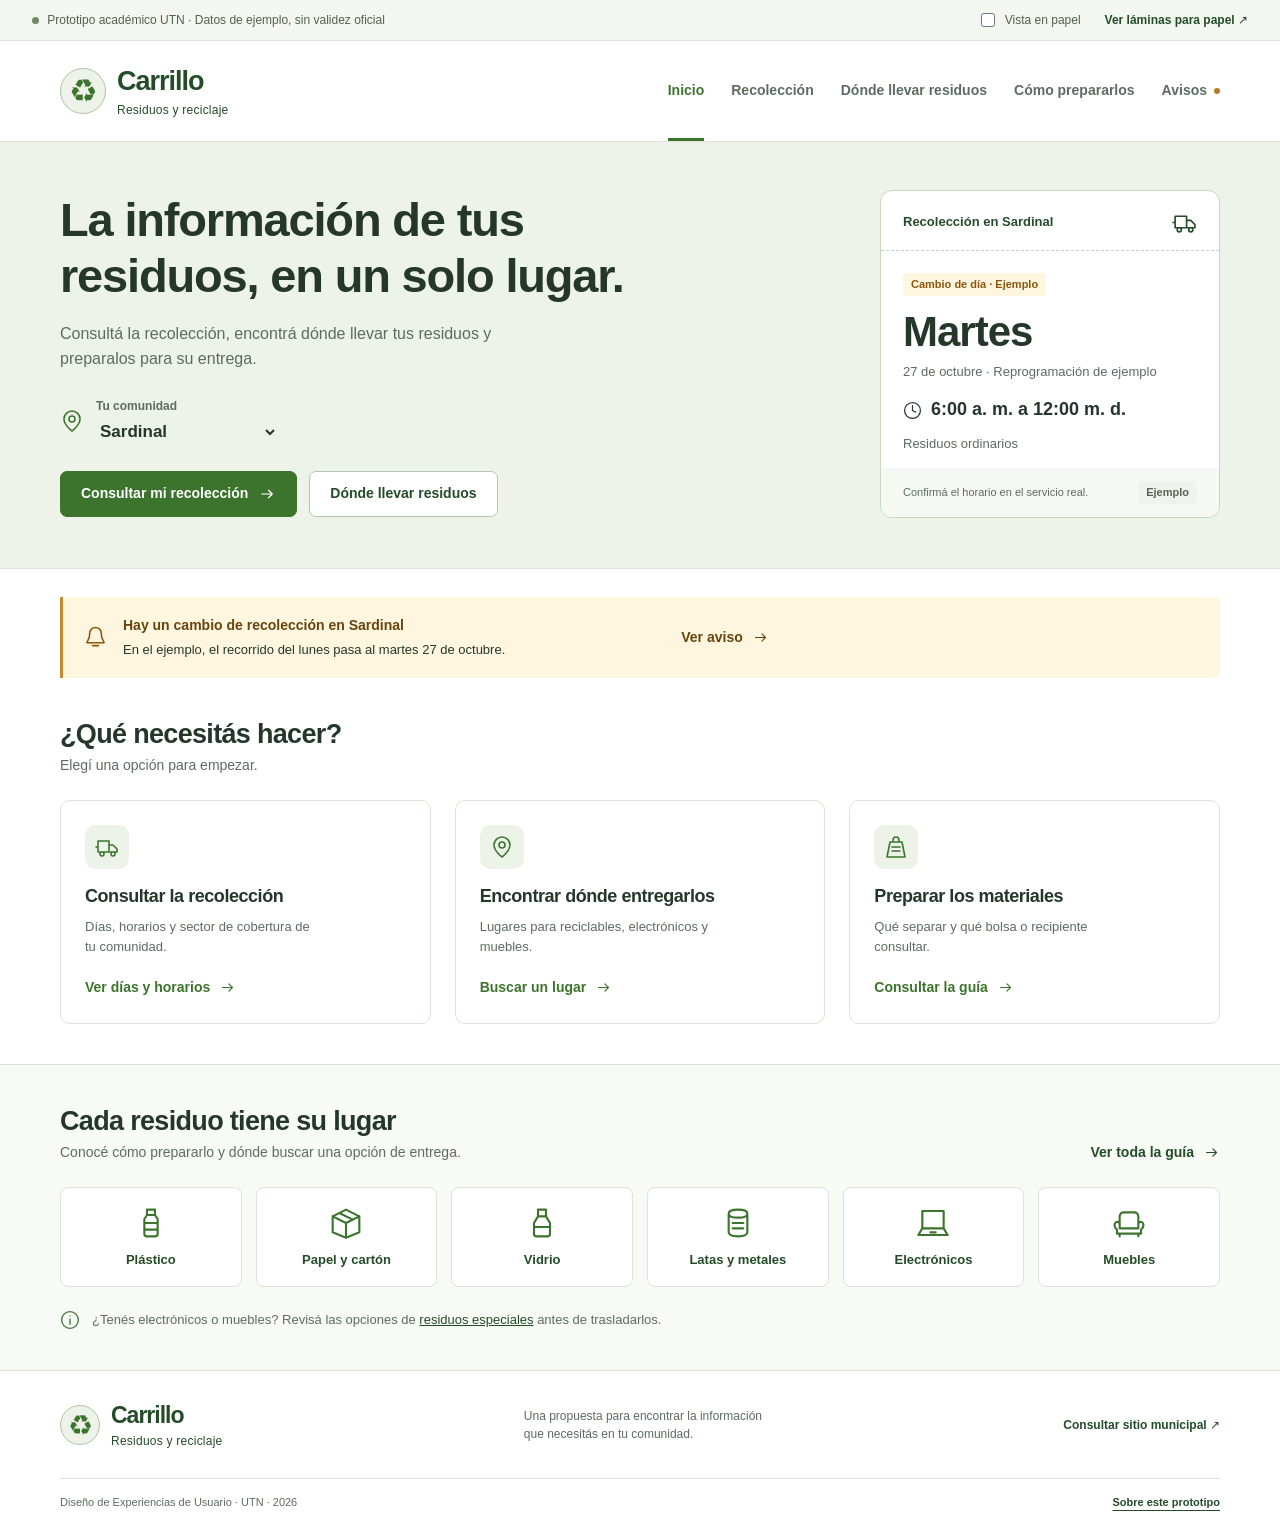
<file: ejemplo 1/index.html>
<!doctype html>
<html lang="es-CR">
<head>
  <meta charset="utf-8">
  <meta name="viewport" content="width=device-width,initial-scale=1">
  <meta name="theme-color" content="#3d742d">
  <meta name="description" content="Prototipo académico de consulta de recolección, avisos y entrega de residuos en Carrillo.">
  <title>Carrillo | Residuos y reciclaje · Prototipo</title>
  <link rel="icon" href="favicon.svg" type="image/svg+xml">
  <link rel="stylesheet" href="styles.css">
  <script src="app.js" defer></script>
</head>
<body>
  <a class="skip" href="#contenido">Saltar al contenido</a>
  <div class="prototype-bar">
    <span><span class="demo-dot" aria-hidden="true"></span> Prototipo académico UTN <span class="bar-detail">· Datos de ejemplo, sin validez oficial</span></span>
    <div class="prototype-tools"><label><input type="checkbox" id="paper-mode"> Vista en papel</label><a href="papel.html">Ver láminas para papel <span aria-hidden="true">↗</span></a></div>
  </div>
  <header class="site-header">
    <div class="container header-inner">
      <a class="brand" href="#inicio" aria-label="Carrillo, residuos y reciclaje, inicio">
        <span class="brand-mark" aria-hidden="true">♻</span><span><strong>Carrillo</strong><small>Residuos y reciclaje</small></span>
      </a>
      <button id="menu-toggle" class="menu-toggle" type="button" aria-expanded="false" aria-controls="main-nav">Menú <span aria-hidden="true">☰</span></button>
      <nav id="main-nav" aria-label="Navegación principal">
        <a href="#inicio" data-nav="inicio">Inicio</a>
        <a href="#horarios" data-nav="horarios">Recolección</a>
        <a href="#puntos" data-nav="puntos">Dónde llevar residuos</a>
        <a href="#guia" data-nav="guia">Cómo prepararlos</a>
        <a href="#avisos" data-nav="avisos">Avisos <span class="notice-dot" aria-hidden="true"></span></a>
      </nav>
    </div>
  </header>
  <main id="contenido" tabindex="-1"></main>
  <footer class="site-footer">
    <div class="container footer-main"><a class="brand" href="#inicio"><span class="brand-mark" aria-hidden="true">♻</span><span><strong>Carrillo</strong><small>Residuos y reciclaje</small></span></a><p>Una propuesta para encontrar la información<br>que necesitás en tu comunidad.</p><a href="https://www.municarrillo.go.cr/tag/servicios-basura/" target="_blank" rel="noopener noreferrer">Consultar sitio municipal <span aria-hidden="true">↗</span></a></div>
    <div class="container footer-bottom"><span>Diseño de Experiencias de Usuario · UTN · 2026</span><button class="text-button" id="about-button" type="button">Sobre este prototipo</button></div>
  </footer>
  <dialog id="about-dialog" aria-labelledby="about-title"><button class="dialog-close" type="button" aria-label="Cerrar información">×</button><span class="tag">Proyecto académico</span><h2 id="about-title">Un ejemplo para probar y dibujar</h2><p>Esta maqueta explora cómo consultar cambios de recolección, lugares de entrega y preparación de residuos en Carrillo.</p><p>Los horarios, avisos, campañas, puntos y posiciones del esquema son ficticios. No utilicés estos datos para sacar o trasladar residuos. Las condiciones reales deben verificarse con la Municipalidad o el receptor.</p><p>La arquitectura es una propuesta inicial: todavía debe contrastarse con el card sorting y las pruebas con participantes reales. Esta maqueta no acredita que esas actividades ya se hayan realizado.</p><p>No se envían consultas, no se solicitan datos personales ni se activan notificaciones. La comunidad seleccionada se mantiene únicamente mientras navegás esta página.</p><a class="button secondary" href="papel.html">Ver láminas para papel</a></dialog>
</body>
</html>
</file>
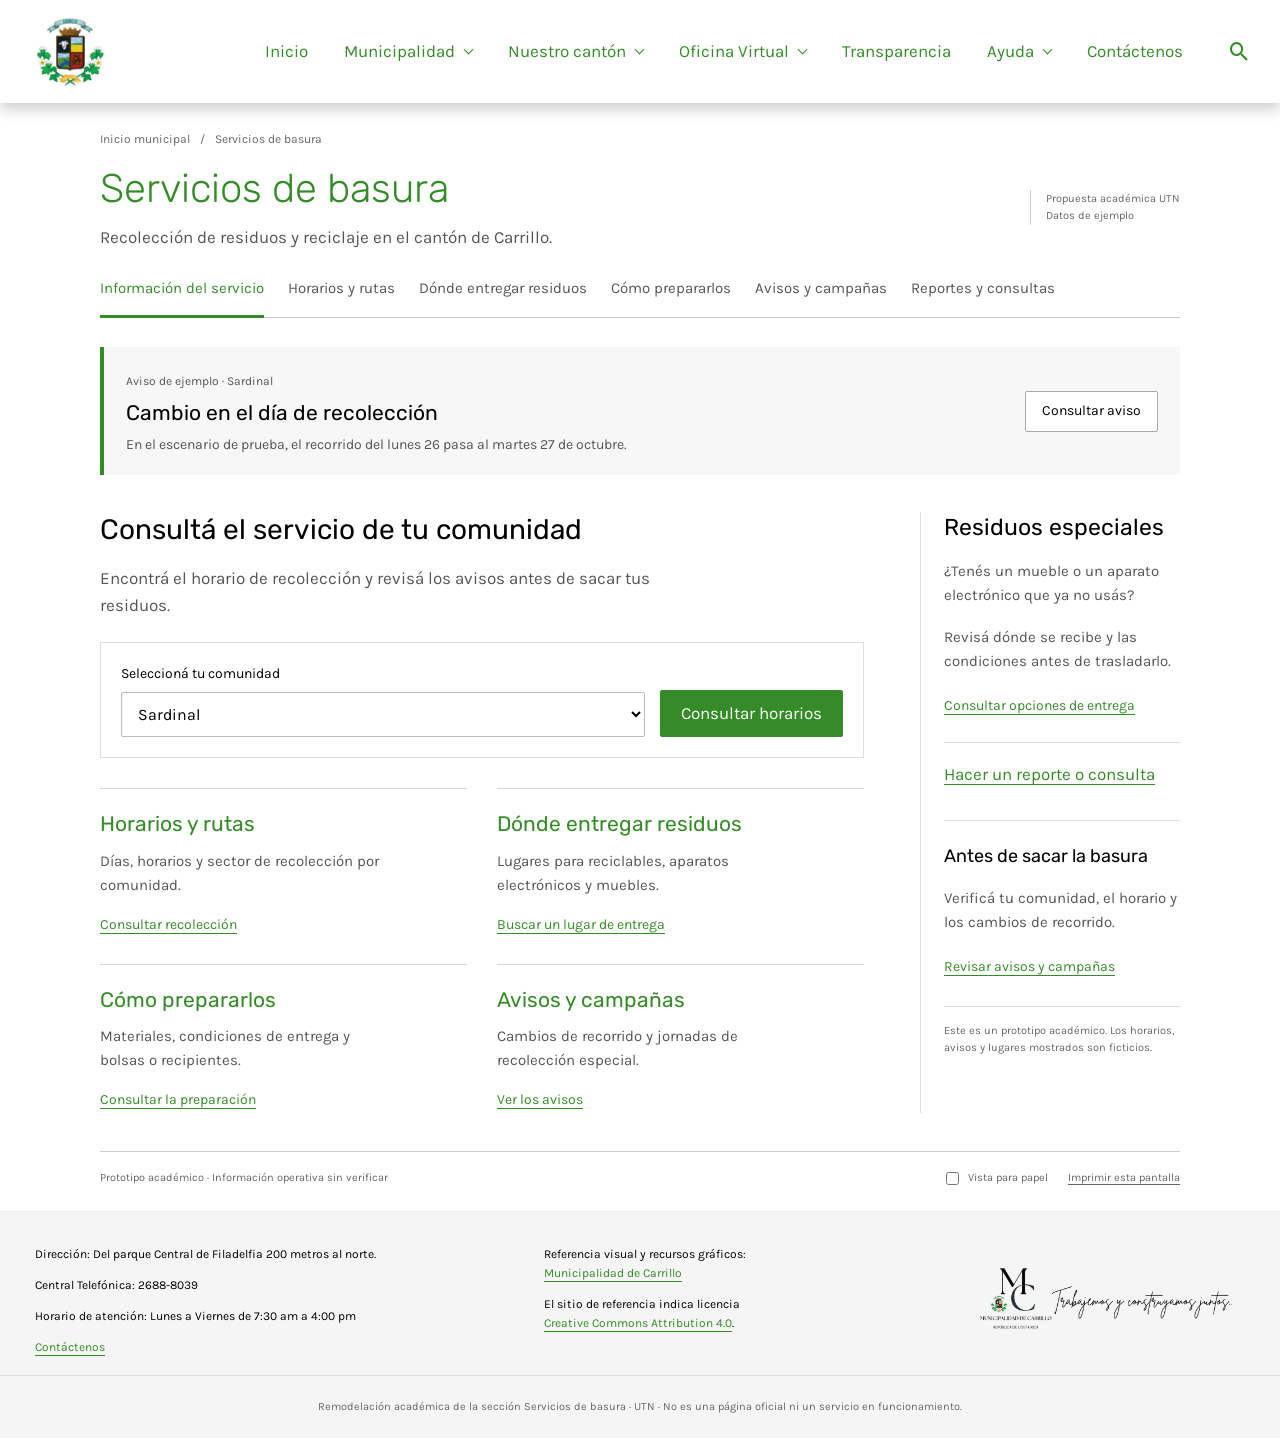
<file: ejemplo 2/index.html>
<!doctype html>
<html lang="es-CR">
<head>
  <meta charset="utf-8">
  <meta name="viewport" content="width=device-width, initial-scale=1">
  <meta name="description" content="Propuesta académica de remodelación de la sección Servicios de basura de la Municipalidad de Carrillo.">
  <title>Servicios de basura – Municipalidad de Carrillo · Prototipo</title>
  <link rel="icon" href="assets/escudo-carrillo.png" type="image/png">
  <link rel="stylesheet" href="styles.css?v=20261024d">
  <script src="app.js?v=20261024d" defer></script>
  <script src="reportes.js?v=20261024d" defer></script>
</head>
<body>
  <a class="skip-link" href="#contenido">Omitir e ir al contenido</a>
  <header class="municipal-header">
    <div class="header-content">
      <a class="municipal-logo" href="https://www.municarrillo.go.cr/" target="_blank" rel="noopener noreferrer"><img src="assets/escudo-carrillo.png" width="70" height="70" alt="Municipalidad de Carrillo"></a>
      <button class="menu-button" id="menu-button" type="button" aria-expanded="false" aria-controls="municipal-nav">Menú principal <span aria-hidden="true">☰</span></button>
      <nav id="municipal-nav" aria-label="Navegación principal del sitio">
        <a href="https://www.municarrillo.go.cr/" target="_blank" rel="noopener noreferrer">Inicio</a>
        <details class="nav-dropdown"><summary>Municipalidad</summary><div class="dropdown"><a href="https://www.municarrillo.go.cr/acerca-de/" target="_blank" rel="noopener noreferrer">Acerca de la Municipalidad</a><a href="https://www.municarrillo.go.cr/acerca-de/alcaldia/" target="_blank" rel="noopener noreferrer">Alcaldía</a><a href="https://www.municarrillo.go.cr/acerca-de/departamentos/" target="_blank" rel="noopener noreferrer">Departamentos</a><a href="https://www.municarrillo.go.cr/category/noticias-municipales/" target="_blank" rel="noopener noreferrer">Noticias Municipales</a><a href="#inicio">Servicios de basura</a></div></details>
        <details class="nav-dropdown"><summary>Nuestro cantón</summary><div class="dropdown"><a href="https://www.municarrillo.go.cr/nuestro-canton/historia-de-carrillo/" target="_blank" rel="noopener noreferrer">Historia de Carrillo</a><a href="https://www.municarrillo.go.cr/nuestro-canton/distritos/" target="_blank" rel="noopener noreferrer">Distritos</a><a href="https://visorcartografico.municarrillo.go.cr/" target="_blank" rel="noopener noreferrer">Mapa del cantón</a></div></details>
        <details class="nav-dropdown"><summary>Oficina Virtual</summary><div class="dropdown"><a href="https://www.municarrillo.go.cr/" target="_blank" rel="noopener noreferrer">Consultar Oficina Virtual municipal</a></div></details>
        <a href="https://www.municarrillo.go.cr/transparencia/" target="_blank" rel="noopener noreferrer">Transparencia</a>
        <details class="nav-dropdown"><summary>Ayuda</summary><div class="dropdown"><a href="https://www.municarrillo.go.cr/preguntas-frecuentes/" target="_blank" rel="noopener noreferrer">Preguntas frecuentes</a><a href="https://www.municarrillo.go.cr/contactenos/" target="_blank" rel="noopener noreferrer">Contactar a la Municipalidad</a></div></details>
        <a href="https://www.municarrillo.go.cr/contactenos/" target="_blank" rel="noopener noreferrer">Contáctenos</a>
        <button class="site-search-button" type="button" data-open="site-search" aria-label="Buscar en esta sección"><span class="astra-search-glyph" aria-hidden="true">&#xe8b6;</span></button>
      </nav>
    </div>
  </header>

  <main class="content" id="contenido" tabindex="-1">
    <div class="breadcrumb"><a href="https://www.municarrillo.go.cr/" target="_blank" rel="noopener noreferrer">Inicio municipal</a><span aria-hidden="true">/</span><a href="#inicio">Servicios de basura</a><span id="breadcrumb-current" hidden></span></div>
    <div class="page-heading"><div><h1>Servicios de basura</h1><p>Recolección de residuos y reciclaje en el cantón de Carrillo.</p></div><span class="prototype-label">Propuesta académica UTN<br> Datos de ejemplo</span></div>
    <nav class="service-nav" aria-label="Servicios de basura">
      <a href="#inicio" data-section-link="inicio" aria-current="page">Información del servicio</a>
      <a href="#horarios" data-section-link="horarios">Horarios y rutas</a>
      <a href="#puntos" data-section-link="puntos">Dónde entregar residuos</a>
      <a href="#preparacion" data-section-link="preparacion">Cómo prepararlos</a>
      <a href="#avisos" data-section-link="avisos">Avisos y campañas</a>
    <a href="#reportes" data-section-link="reportes">Reportes y consultas</a>
    </nav>

    <section id="inicio" class="view" data-view aria-labelledby="inicio-title">
      <aside class="featured-notice"><div><span class="small-label">Aviso de ejemplo · Sardinal</span><h2>Cambio en el día de recolección</h2><p>En el escenario de prueba, el recorrido del lunes 26 pasa al martes 27 de octubre.</p></div><button type="button" class="button outline" data-open="notice-change">Consultar aviso</button></aside>
      <div class="service-layout"><div>
        <h2 id="inicio-title">Consultá el servicio de tu comunidad</h2><p class="intro-copy">Encontrá el horario de recolección y revisá los avisos antes de sacar tus residuos.</p>
        <form class="community-form" id="home-form"><div class="field"><label for="home-community">Seleccioná tu comunidad</label><select id="home-community" data-community><option>Sardinal</option><option>Artola</option><option>Filadelfia</option><option>Belén</option><option>Palmira</option><option>Corralillos</option><option>Paso Tempisque</option><option>Los Jocotes</option><option>Playas del Coco</option></select></div><button class="button" type="submit">Consultar horarios</button></form>
        <div class="task-grid">
          <article class="task-card"><h3><a href="#horarios">Horarios y rutas</a></h3><p>Días, horarios y sector de recolección por comunidad.</p><a class="read-more" href="#horarios">Consultar recolección</a></article>
          <article class="task-card"><h3><a href="#puntos">Dónde entregar residuos</a></h3><p>Lugares para reciclables, aparatos electrónicos y muebles.</p><a class="read-more" href="#puntos">Buscar un lugar de entrega</a></article>
          <article class="task-card"><h3><a href="#preparacion">Cómo prepararlos</a></h3><p>Materiales, condiciones de entrega y bolsas o recipientes.</p><a class="read-more" href="#preparacion">Consultar la preparación</a></article>
          <article class="task-card"><h3><a href="#avisos">Avisos y campañas</a></h3><p>Cambios de recorrido y jornadas de recolección especial.</p><a class="read-more" href="#avisos">Ver los avisos</a></article>
        </div>
      </div><aside class="service-sidebar"><h2>Residuos especiales</h2><p>¿Tenés un mueble o un aparato electrónico que ya no usás?</p><p>Revisá dónde se recibe y las condiciones antes de trasladarlo.</p><a class="read-more" href="#puntos" data-material-link="electronicos">Consultar opciones de entrega</a><a class="reports-home-link" href="#reportes">Hacer un reporte o consulta</a><div class="sidebar-note"><h3>Antes de sacar la basura</h3><p>Verificá tu comunidad, el horario y los cambios de recorrido.</p><a href="#avisos">Revisar avisos y campañas</a></div><p class="data-note">Este es un prototipo académico. Los horarios, avisos y lugares mostrados son ficticios.</p></aside></div>
    </section>

    <section id="horarios" class="view" data-view aria-labelledby="horarios-title">
      <div class="section-heading"><div><h2 id="horarios-title">Horarios y rutas de recolección</h2><p>Seleccioná una comunidad para consultar el escenario de recolección.</p></div></div>
      <div class="demo-note">Información de ejemplo. Confirmá los horarios y recorridos reales con la Municipalidad.</div>
      <div class="community-form compact"><div class="field"><label for="schedule-community">Comunidad</label><select id="schedule-community" data-community><option>Sardinal</option><option>Artola</option><option>Filadelfia</option><option>Belén</option><option>Palmira</option><option>Corralillos</option><option>Paso Tempisque</option><option>Los Jocotes</option><option>Playas del Coco</option></select></div></div>
      <div class="inline-notice" id="schedule-change"><p><strong>Hay un cambio para Sardinal.</strong> En el ejemplo, el lunes 26 se traslada al martes 27 de octubre.</p><button class="text-button" type="button" data-open="notice-change">Ver el cambio completo</button></div>
      <h3 class="table-title">Basura ordinaria · <span data-community-name>Sardinal</span></h3>
      <div class="table-scroll"><table class="schedule-table"><thead><tr><th scope="col">Día de ejemplo</th><th scope="col">Horario de ejemplo</th><th scope="col">Sector ilustrativo</th></tr></thead><tbody>
        <tr data-schedule-community="Sardinal"><td><strong>Martes 27 de octubre</strong><br><small>Reprogramación de ejemplo. Día habitual: lunes.</small></td><td>6:00 a. m. a 12:00 m. d.</td><td>Sardinal centro</td></tr>
        <tr data-schedule-community="Artola"><td>Viernes</td><td>6:00 a. m. a 12:00 m. d.</td><td>Artola y alrededores</td></tr>
        <tr data-schedule-community="Filadelfia"><td>Martes</td><td>6:00 a. m. a 1:00 p. m.</td><td>Filadelfia centro</td></tr>
        <tr data-schedule-community="Belén"><td>Miércoles</td><td>6:00 a. m. a 12:00 m. d.</td><td>Belén centro</td></tr>
        <tr data-schedule-community="Palmira"><td>Jueves</td><td>6:00 a. m. a 12:00 m. d.</td><td>Palmira y alrededores</td></tr>
        <tr data-schedule-community="Corralillos"><td>Martes</td><td>6:00 a. m. a 1:00 p. m.</td><td>Corralillos</td></tr>
        <tr data-schedule-community="Paso Tempisque"><td>Miércoles</td><td>6:00 a. m. a 12:00 m. d.</td><td>Paso Tempisque</td></tr>
        <tr data-schedule-community="Los Jocotes"><td>Martes</td><td>6:00 a. m. a 1:00 p. m.</td><td>Los Jocotes</td></tr>
        <tr data-schedule-community="Playas del Coco"><td>Viernes</td><td>6:00 a. m. a 2:00 p. m.</td><td>Playas del Coco y alrededores</td></tr>
      </tbody></table></div>
      <div class="information-columns"><section><h3>Recolección de reciclables</h3><p>No hay un recorrido de recolección selectiva confirmado en este prototipo.</p><a href="#puntos">Consultar puntos de entrega</a></section><section><h3>Detalle de las rutas</h3><p>Las calles y la cobertura real están pendientes de verificación municipal. El sector de la tabla solo ilustra dónde se mostraría esa información.</p></section></div>
      <p class="source-note">Fuente: escenario académico UTN, 23 de octubre de 2026. No representa un horario vigente.</p>
    </section>

    <section id="puntos" class="view" data-view aria-labelledby="puntos-title">
      <div class="section-heading"><div><h2 id="puntos-title">Dónde entregar residuos</h2><p>Buscá por material o comunidad y revisá las condiciones antes de ir.</p></div></div>
      <div class="demo-note">Directorio ficticio para probar la interfaz. Las direcciones y los contactos reales siguen pendientes de confirmar.</div>
      <form class="filter-form" id="points-form" role="search" aria-label="Buscar lugares de entrega"><div class="field"><label for="point-query">Nombre o material</label><input type="search" id="point-query" placeholder="Por ejemplo: cartón"></div><div class="field"><label for="point-material">Material</label><select id="point-material"><option value="">Todos los materiales</option><option value="plastico">Plástico</option><option value="carton">Papel y cartón</option><option value="vidrio">Vidrio</option><option value="metal">Latas y metales</option><option value="electronicos">Electrónicos</option><option value="muebles">Muebles</option></select></div><div class="field"><label for="point-community">Comunidad del lugar</label><select id="point-community"><option value="">Todas las comunidades</option><option>Sardinal</option><option>Artola</option><option>Filadelfia</option><option>Belén</option><option>Palmira</option><option>Corralillos</option><option>Paso Tempisque</option><option>Los Jocotes</option><option>Playas del Coco</option></select></div><button class="text-button reset-button" type="reset">Limpiar filtros</button></form>
      <p class="result-count" id="point-count" role="status" aria-live="polite">3 lugares de ejemplo</p>
      <div class="points-grid">
        <article class="point-card" data-point data-community="Sardinal" data-materials="plastico carton metal"><span class="example-tag">Punto ficticio</span><h3>Punto de ejemplo de Sardinal</h3><p class="location">Sardinal, Carrillo</p><dl><div><dt>Recepción de ejemplo</dt><dd>Lunes a viernes, 8:00 a. m. a 3:00 p. m.</dd></div><div><dt>Materiales del escenario</dt><dd>Plástico, papel y cartón, latas y metales.</dd></div></dl><button class="text-button" type="button" data-open="point-sardinal">Ver ubicación y condiciones</button></article>
        <article class="point-card" data-point data-community="Filadelfia" data-materials="plastico carton vidrio metal"><span class="example-tag">Punto ficticio</span><h3>Punto de ejemplo de Filadelfia</h3><p class="location">Filadelfia, Carrillo</p><dl><div><dt>Recepción de ejemplo</dt><dd>Lunes a viernes, 8:00 a. m. a 2:00 p. m.</dd></div><div><dt>Materiales del escenario</dt><dd>Plástico, papel y cartón, vidrio, latas y metales.</dd></div></dl><button class="text-button" type="button" data-open="point-filadelfia">Ver ubicación y condiciones</button></article>
        <article class="point-card" data-point data-community="Belén" data-materials="electronicos muebles"><span class="example-tag">Jornada ficticia</span><h3>Jornada de ejemplo en Belén</h3><p class="location">Belén, Carrillo</p><dl><div><dt>Recepción de ejemplo</dt><dd>Sábado 31 de octubre, 8:00 a. m. a 12:00 m. d.</dd></div><div><dt>Materiales del escenario</dt><dd>Aparatos electrónicos y muebles.</dd></div></dl><button class="text-button" type="button" data-open="point-belen">Ver ubicación y condiciones</button></article>
      </div>
      <div class="empty-state" id="points-empty" hidden><h3>No hay lugares de ejemplo con estos filtros</h3><p>Probá otra comunidad o limpiá los filtros. El directorio contiene tres escenarios ficticios.</p><button class="button outline" type="button" id="clear-points">Limpiar filtros</button></div>
      <p class="source-note">Las fichas muestran dónde aparecerían ubicación, contacto, horario y condiciones una vez que estén verificados.</p>
    </section>

    <section id="preparacion" class="view" data-view aria-labelledby="preparacion-title">
      <div class="section-heading"><div><h2 id="preparacion-title">Cómo preparar los residuos</h2><p>Consultá la preparación y qué bolsa o recipiente debés confirmar.</p></div></div>
      <div class="demo-note">Guía orientativa. Los materiales aceptados y las condiciones de entrega deben verificarse con el receptor.</div>
      <div class="guide-tools"><div class="field"><label for="guide-query">¿Qué residuo tenés?</label><input type="search" id="guide-query" placeholder="Buscá plástico, cartón, electrónicos…"></div><div class="group-buttons" aria-label="Filtrar materiales"><button type="button" data-group="todos" aria-pressed="true">Todos</button><button type="button" data-group="reciclables" aria-pressed="false">Reciclables</button><button type="button" data-group="especiales" aria-pressed="false">Residuos especiales</button></div></div>
      <p class="result-count" id="guide-count" role="status" aria-live="polite">6 materiales</p>
      <div class="material-list">
        <details class="material-item" id="plastico" data-material data-group="reciclables"><summary>Plástico <span>Botellas y envases vacíos</span></summary><div class="material-body"><h3>Preparación</h3><ol><li>Vaciá los envases y retirales los restos.</li><li>Si hace falta, enjuagá y dejá secar.</li><li>Separalos de los demás materiales.</li></ol><h3>Bolsa o recipiente</h3><p>Un recipiente limpio y seco. Confirmá si las tapas se reciben juntas o separadas y qué envases acepta el receptor.</p><p>No hay un color de bolsa municipal verificado en este prototipo.</p><a href="#puntos" data-material-link="plastico">Buscar dónde entregar plástico</a></div></details>
        <details class="material-item" id="carton" data-material data-group="reciclables"><summary>Papel y cartón <span>Hojas y cajas limpias y secas</span></summary><div class="material-body"><h3>Preparación</h3><ol><li>Separá el papel y el cartón que tengan grasa o restos de comida.</li><li>Plegá las cajas para ocupar menos espacio.</li><li>Guardalos bajo techo para mantenerlos secos.</li></ol><h3>Bolsa o recipiente</h3><p>Una caja o recipiente seco. Confirmá si el punto solicita los materiales atados, en cajas o en otro recipiente.</p><p>No hay un color de bolsa municipal verificado en este prototipo.</p><a href="#puntos" data-material-link="carton">Buscar dónde entregar papel y cartón</a></div></details>
        <details class="material-item" id="vidrio" data-material data-group="reciclables"><summary>Vidrio <span>Botellas y frascos, según recepción</span></summary><div class="material-body"><h3>Preparación</h3><ol><li>Vaciá y limpiá los envases.</li><li>Separá el vidrio de otros materiales.</li><li>Protegé los envases de golpes y consultá si el receptor acepta ese tipo de vidrio.</li></ol><h3>Bolsa o recipiente</h3><p>Un recipiente resistente. No coloqués vidrio suelto en bolsas que se puedan romper. Consultá por separado sobre espejos, cerámica, bombillos o vidrio roto.</p><a href="#puntos" data-material-link="vidrio">Buscar dónde entregar vidrio</a></div></details>
        <details class="material-item" id="metal" data-material data-group="reciclables"><summary>Latas y metales <span>Envases metálicos vacíos</span></summary><div class="material-body"><h3>Preparación</h3><ol><li>Vaciá los envases y retirales los restos.</li><li>Dejá secar y mantenelos separados.</li><li>Evitá manipular bordes cortantes.</li></ol><h3>Bolsa o recipiente</h3><p>Confirmá el recipiente con el punto de entrega. Los aerosoles y envases con sustancias peligrosas requieren consultar condiciones específicas.</p><a href="#puntos" data-material-link="metal">Buscar dónde entregar latas y metales</a></div></details>
        <details class="material-item" id="electronicos" data-material data-group="especiales"><summary>Electrónicos <span>Celulares, computadoras y equipos</span></summary><div class="material-body"><h3>Preparación</h3><ol><li>Guardá los equipos en un lugar seco.</li><li>Consultá cuáles equipos recibe la campaña o el gestor.</li><li>Coordiná la entrega y confirmá si deben llevarse completos.</li></ol><h3>Bolsa o recipiente</h3><p>No hay una bolsa definida en el prototipo. Consultá cómo proteger y transportar los equipos.</p><p>No se confirma recepción en el camión ordinario. No dejés equipos en la vía pública.</p><a href="#puntos" data-material-link="electronicos">Buscar dónde entregar electrónicos</a></div></details>
        <details class="material-item" id="muebles" data-material data-group="especiales"><summary>Muebles <span>Sillones, colchones y objetos grandes</span></summary><div class="material-body"><h3>Preparación</h3><ol><li>Consultá si hay una jornada o un gestor que reciba ese residuo.</li><li>Confirmá tamaños, cantidades y condiciones.</li><li>Coordiná el traslado en la fecha y el lugar autorizados.</li></ol><h3>Bolsa o recipiente</h3><p>No se usa una bolsa común. El receptor debe indicar cómo entregar cada objeto.</p><p>No se confirma recepción en el camión ordinario. No dejés muebles en lotes ni aceras.</p><a href="#puntos" data-material-link="muebles">Buscar dónde entregar muebles</a></div></details>
      </div>
      <div class="empty-state" id="guide-empty" hidden><h3>No encontramos ese material</h3><p>Probá otro nombre o seleccioná Todos.</p></div>
    </section>

    <section id="avisos" class="view" data-view aria-labelledby="avisos-title">
      <div class="section-heading"><div><h2 id="avisos-title">Avisos y campañas</h2><p>Consultá cambios en la recolección y jornadas de entrega.</p></div></div>
      <div class="demo-note">Todos los avisos y fechas de esta sección son ficticios. No tienen vigencia operativa.</div>
      <form class="filter-form notices-filter" id="notices-form"><div class="field"><label for="notice-community">Comunidad</label><select id="notice-community"><option value="">Todas las comunidades</option><option>Sardinal</option><option>Artola</option><option>Filadelfia</option><option>Belén</option><option>Palmira</option></select></div><div class="field"><label for="notice-type">Tipo de aviso</label><select id="notice-type"><option value="">Todos los avisos</option><option value="cambio">Cambio de recolección</option><option value="campana">Campaña</option><option value="orientacion">Orientación</option></select></div><button class="text-button reset-button" type="reset">Limpiar filtros</button></form>
      <p class="result-count" id="notice-count" role="status" aria-live="polite">3 avisos de ejemplo</p>
      <div class="notice-list">
        <article class="notice-article" data-notice data-community="Sardinal" data-type="cambio"><div class="notice-date"><strong>23</strong><span>Oct. 2026</span></div><div><span class="small-label">Cambio de recolección · Ejemplo</span><h3>Cambio en la recolección de Sardinal</h3><p>El escenario traslada el recorrido del lunes al martes. Revisá la nueva fecha antes de sacar tus residuos.</p><button class="text-button" type="button" data-open="notice-change">Leer aviso completo</button></div></article>
        <article class="notice-article" data-notice data-community="Belén" data-type="campana"><div class="notice-date"><strong>22</strong><span>Oct. 2026</span></div><div><span class="small-label">Campaña · Ejemplo</span><h3>Jornada de residuos especiales en Belén</h3><p>Un ejemplo de entrega de electrónicos y muebles. Consultá los materiales y las condiciones.</p><button class="text-button" type="button" data-open="notice-campaign">Leer aviso completo</button></div></article>
        <article class="notice-article" data-notice data-community="Todas" data-type="orientacion"><div class="notice-date"><strong>21</strong><span>Oct. 2026</span></div><div><span class="small-label">Orientación · Ejemplo</span><h3>Prepará tus materiales antes de entregarlos</h3><p>Consultá las condiciones del receptor y el recipiente adecuado para tu residuo.</p><a class="read-more" href="#preparacion">Consultar la preparación</a></div></article>
      </div>
      <div class="empty-state" id="notices-empty" hidden><h3>No hay avisos de ejemplo con estos filtros</h3><p>Probá otra comunidad o tipo de aviso.</p></div>
    </section>

    <section id="reportes" class="view reports-view" data-view aria-labelledby="reports-title"><div class="section-heading"><h2 id="reports-title">Reportes y consultas</h2><p>Probá cómo plantear una consulta sobre recolección, materiales o lugares de entrega.</p></div><div class="report-layout"><aside class="report-intro"><svg class="icon " aria-hidden="true" focusable="false" xmlns="http://www.w3.org/2000/svg" viewBox="0 0 512 512"><path d="M256 448c141.4 0 256-93.1 256-208S397.4 32 256 32S0 125.1 0 240c0 45.1 17.7 86.8 47.7 120.9c-1.9 24.5-11.4 46.3-21.4 62.9c-5.5 9.2-11.1 16.6-15.2 21.6c-2.1 2.5-3.7 4.4-4.9 5.7c-.6 .6-1 1.1-1.3 1.4l-.3 .3c0 0 0 0 0 0c0 0 0 0 0 0s0 0 0 0s0 0 0 0c-4.6 4.6-5.9 11.4-3.4 17.4c2.5 6 8.3 9.9 14.8 9.9c28.7 0 57.6-8.9 81.6-19.3c22.9-10 42.4-21.9 54.3-30.6c31.8 11.5 67 17.9 104.1 17.9zM128 208a32 32 0 1 1 0 64 32 32 0 1 1 0-64zm128 0a32 32 0 1 1 0 64 32 32 0 1 1 0-64zm96 32a32 32 0 1 1 64 0 32 32 0 1 1 -64 0z"/></svg><h2>Reporte o consulta</h2><p>Si tenés una duda sobre el servicio o necesitás describir una situación, podés completar este formulario de prueba.</p><button class="button" type="button" id="new-report">Nuevo reporte</button><p class="simulation-note">Simulación local: no se envía información a la Municipalidad ni se guardan los archivos.</p></aside><div class="white-panel report-panel"><form id="report-form"><h2>Nuevo reporte</h2><div class="report-fields"><div class="field"><label for="report-type">Tipo de reporte</label><select id="report-type" required><option value="">Seleccioná una opción</option><option>El camión no pasó</option><option>Duda sobre un residuo</option><option>Información de un punto de entrega</option><option>Otra consulta</option></select></div><div class="field"><label for="report-community">Comunidad</label><select id="report-community" required><option value="">Seleccioná tu comunidad</option><option>Sardinal</option><option>Artola</option><option>Filadelfia</option><option>Belén</option><option>Palmira</option><option>Corralillos</option><option>Paso Tempisque</option><option>Los Jocotes</option><option>Playas del Coco</option></select></div></div><div class="field"><label for="report-description">Descripción</label><textarea aria-describedby="report-description-help" id="report-description" rows="5" minlength="15" maxlength="1000" required placeholder="Describí la situación sin incluir información personal."></textarea><span class="field-help" id="report-description-help">Escribí al menos 15 caracteres.</span></div><div class="field attachment-field"><label for="report-photo">Adjuntar foto <span>(opcional)</span></label><input type="file" id="report-photo" accept="image/*" aria-describedby="photo-help"><span class="field-help" id="photo-help">Una imagen de hasta 5 MB. Solo se muestra en este navegador.</span><p id="photo-error" class="field-error" role="alert" hidden>El archivo no se adjuntó. Elegí una imagen de hasta 5 MB o continuá sin foto.</p><div class="attachment-preview" id="photo-preview" hidden><img id="photo-image" alt="Vista previa de la imagen elegida"><span id="photo-name"></span><button class="plain-link" type="button" id="remove-photo">Quitar imagen</button></div></div><div class="report-actions"><span>Ejercicio académico · Sin envío real</span><button class="button" type="submit">Enviar reporte de prueba <svg class="icon " aria-hidden="true" focusable="false" xmlns="http://www.w3.org/2000/svg" viewBox="0 0 448 512"><path d="M438.6 278.6c12.5-12.5 12.5-32.8 0-45.3l-160-160c-12.5-12.5-32.8-12.5-45.3 0s-12.5 32.8 0 45.3L338.8 224 32 224c-17.7 0-32 14.3-32 32s14.3 32 32 32l306.7 0L233.4 393.4c-12.5 12.5-12.5 32.8 0 45.3s32.8 12.5 45.3 0l160-160z"/></svg></button></div></form><section id="report-success" class="report-success" aria-labelledby="report-success-title" hidden><span class="success-symbol"><svg class="icon " aria-hidden="true" focusable="false" xmlns="http://www.w3.org/2000/svg" viewBox="0 0 512 512"><path d="M256 512A256 256 0 1 0 256 0a256 256 0 1 0 0 512zM369 209L241 337c-9.4 9.4-24.6 9.4-33.9 0l-64-64c-9.4-9.4-9.4-24.6 0-33.9s24.6-9.4 33.9 0l47 47L335 175c9.4-9.4 24.6-9.4 33.9 0s9.4 24.6 0 33.9z"/></svg></span><h2 id="report-success-title" tabindex="-1">Reporte de prueba completado</h2><p>La simulación terminó. No se envió ni se guardó información.</p><dl><div><dt>Tipo</dt><dd id="success-type"></dd></div><div><dt>Comunidad</dt><dd id="success-community"></dd></div><div><dt>Descripción</dt><dd id="success-description"></dd></div><div><dt>Foto</dt><dd id="success-photo"></dd></div></dl><button class="button secondary" type="button" id="another-report">Crear otro reporte</button></section></div></div></section>
    
<div class="prototype-tools"><span>Prototipo académico · Información operativa sin verificar</span><div><label><input id="paper-view" type="checkbox"> Vista para papel</label><button type="button" id="print-view">Imprimir esta pantalla</button></div></div>
  </main>

  <footer class="municipal-footer"><div class="footer-content"><div><p><strong>Dirección:</strong> Del parque Central de Filadelfia 200 metros al norte.</p><p><strong>Central Telefónica:</strong> 2688-8039</p><p><strong>Horario de atención:</strong> Lunes a Viernes de 7:30 am a 4:00 pm</p><a href="https://www.municarrillo.go.cr/contactenos/" target="_blank" rel="noopener noreferrer">Contáctenos</a></div><div><p>Referencia visual y recursos gráficos:<br><a href="https://www.municarrillo.go.cr/tag/servicios-basura/" target="_blank" rel="noopener noreferrer">Municipalidad de Carrillo</a></p><p>El sitio de referencia indica licencia<br><a href="https://creativecommons.org/licenses/by/4.0/" target="_blank" rel="noopener noreferrer">Creative Commons Attribution 4.0</a>.</p></div><div class="footer-logo"><img src="assets/construyamos-juntos.png" alt="Logo Construyamos Juntos de la Municipalidad de Carrillo" width="287" height="89"></div></div><div class="footer-disclaimer">Remodelación académica de la sección Servicios de basura · UTN · No es una página oficial ni un servicio en funcionamiento.</div></footer>

  <!-- Las fichas y sus textos pertenecen al HTML. JavaScript solo abre y cierra estas ventanas. -->
  <dialog id="notice-change" aria-labelledby="notice-change-title"><button class="dialog-close" type="button" data-close aria-label="Cerrar aviso">×</button><span class="example-tag">Aviso ficticio · Sardinal</span><h2 id="notice-change-title">Cambio en el día de recolección</h2><p class="dialog-meta">Publicación de ejemplo: 23 de octubre de 2026.</p><p>La recolección de basura ordinaria de Sardinal cambia de día en el escenario de prueba.</p><div class="change-dates"><div><span>Día habitual del ejemplo</span><strong>Lunes 26</strong><p>Octubre de 2026</p></div><div><span>Nuevo día del ejemplo</span><strong>Martes 27</strong><p>6:00 a. m. a 12:00 m. d.</p></div></div><h3>¿Qué debo hacer en esta tarea?</h3><p>Esperar hasta el nuevo día del escenario y mantener los residuos en la propiedad hasta la entrega.</p><p class="demo-note">Las fechas son ficticias. En el servicio real, verificá el aviso municipal antes de actuar.</p><a class="button outline" href="#horarios" data-close>Consultar horarios</a></dialog>
  <dialog id="notice-campaign" aria-labelledby="notice-campaign-title"><button class="dialog-close" type="button" data-close aria-label="Cerrar aviso">×</button><span class="example-tag">Campaña ficticia · Belén</span><h2 id="notice-campaign-title">Jornada de residuos especiales</h2><p>Fecha de ejemplo: sábado 31 de octubre de 2026.</p><p>Horario de ejemplo: 8:00 a. m. a 12:00 m. d.</p><p>En el escenario se reciben electrónicos y muebles. Las cantidades y condiciones se consultan en la ficha.</p><p class="demo-note">No corresponde a una campaña confirmada. Dirección y contacto pendientes de verificar.</p><button class="button outline" type="button" data-open="point-belen">Ver condiciones de entrega</button></dialog>
  <dialog id="point-sardinal" aria-labelledby="point-sardinal-title"><button class="dialog-close" type="button" data-close aria-label="Cerrar ficha">×</button><span class="example-tag">Lugar ficticio</span><h2 id="point-sardinal-title">Punto de ejemplo de Sardinal</h2><dl class="detail-list"><div><dt>Comunidad</dt><dd>Sardinal, Carrillo</dd></div><div><dt>Recepción de ejemplo</dt><dd>Lunes a viernes, 8:00 a. m. a 3:00 p. m.</dd></div><div><dt>Dirección</dt><dd>Pendiente de verificación municipal.</dd></div><div><dt>Contacto</dt><dd>Pendiente de confirmar.</dd></div><div><dt>Materiales del escenario</dt><dd>Plástico, papel y cartón, latas y metales.</dd></div></dl><h3>Condiciones de ejemplo</h3><ul><li>Materiales separados por tipo.</li><li>Envases vacíos; papel y cartón secos.</li><li>Confirmar el recipiente, las cantidades y la recepción antes de ir.</li><li>No dejar materiales fuera de una recepción autorizada.</li></ul><p class="demo-note">Este lugar no representa un punto real confirmado.</p><a href="#preparacion" data-close>Consultar cómo prepararlos</a></dialog>
  <dialog id="point-filadelfia" aria-labelledby="point-filadelfia-title"><button class="dialog-close" type="button" data-close aria-label="Cerrar ficha">×</button><span class="example-tag">Lugar ficticio</span><h2 id="point-filadelfia-title">Punto de ejemplo de Filadelfia</h2><dl class="detail-list"><div><dt>Comunidad</dt><dd>Filadelfia, Carrillo</dd></div><div><dt>Recepción de ejemplo</dt><dd>Lunes a viernes, 8:00 a. m. a 2:00 p. m.</dd></div><div><dt>Dirección y contacto</dt><dd>Pendientes de verificación.</dd></div><div><dt>Materiales del escenario</dt><dd>Plástico, papel y cartón, vidrio, latas y metales.</dd></div></dl><h3>Condiciones de ejemplo</h3><ul><li>Materiales separados, vacíos y secos según corresponda.</li><li>Vidrio protegido contra golpes.</li><li>Confirmar el tipo de vidrio, recipiente y cantidades con el receptor.</li></ul><p class="demo-note">Este lugar no representa un punto real confirmado.</p><a href="#preparacion" data-close>Consultar cómo prepararlos</a></dialog>
  <dialog id="point-belen" aria-labelledby="point-belen-title"><button class="dialog-close" type="button" data-close aria-label="Cerrar ficha">×</button><span class="example-tag">Jornada ficticia</span><h2 id="point-belen-title">Jornada de ejemplo en Belén</h2><dl class="detail-list"><div><dt>Comunidad</dt><dd>Belén, Carrillo</dd></div><div><dt>Recepción de ejemplo</dt><dd>Sábado 31 de octubre de 2026, 8:00 a. m. a 12:00 m. d.</dd></div><div><dt>Dirección</dt><dd>Pendiente de verificación municipal.</dd></div><div><dt>Contacto</dt><dd>Pendiente de confirmar.</dd></div><div><dt>Materiales del escenario</dt><dd>Aparatos electrónicos y muebles.</dd></div></dl><h3>Condiciones de ejemplo</h3><ul><li>Consultar qué equipos, tamaños y cantidades se reciben.</li><li>Confirmar cómo proteger los equipos para su traslado.</li><li>Coordinar la entrega en la fecha autorizada.</li><li>No dejar equipos ni muebles en la vía pública.</li></ul><p class="demo-note">Esta jornada no está confirmada y no tiene una ubicación real asociada.</p><a href="#preparacion" data-guide-link="electronicos" data-close>Consultar preparación de electrónicos</a></dialog>
  <dialog id="site-search" aria-labelledby="site-search-title"><button class="dialog-close" type="button" data-close aria-label="Cerrar búsqueda">×</button><h2 id="site-search-title">Buscar en Servicios de basura</h2><form id="section-search-form"><div class="field"><label for="section-query">¿Qué información buscás?</label><input id="section-query" type="search" placeholder="Horarios, cartón, electrónicos, avisos…" required></div><button class="button" type="submit">Buscar</button></form><p class="dialog-meta">La búsqueda se limita a los contenidos de este prototipo.</p><div id="search-options" hidden><p>No encontramos una coincidencia directa. Podés consultar:</p><ul><li><a href="#horarios" data-close>Horarios y rutas</a></li><li><a href="#puntos" data-close>Lugares de entrega</a></li><li><a href="#preparacion" data-close>Preparación de materiales</a></li><li><a href="#avisos" data-close>Avisos y campañas</a></li></ul></div></dialog>
  <noscript><p class="content demo-note">JavaScript está desactivado. Podés leer todas las secciones; los filtros y las ventanas de detalle necesitan JavaScript.</p></noscript>
</body>
</html>
</file>
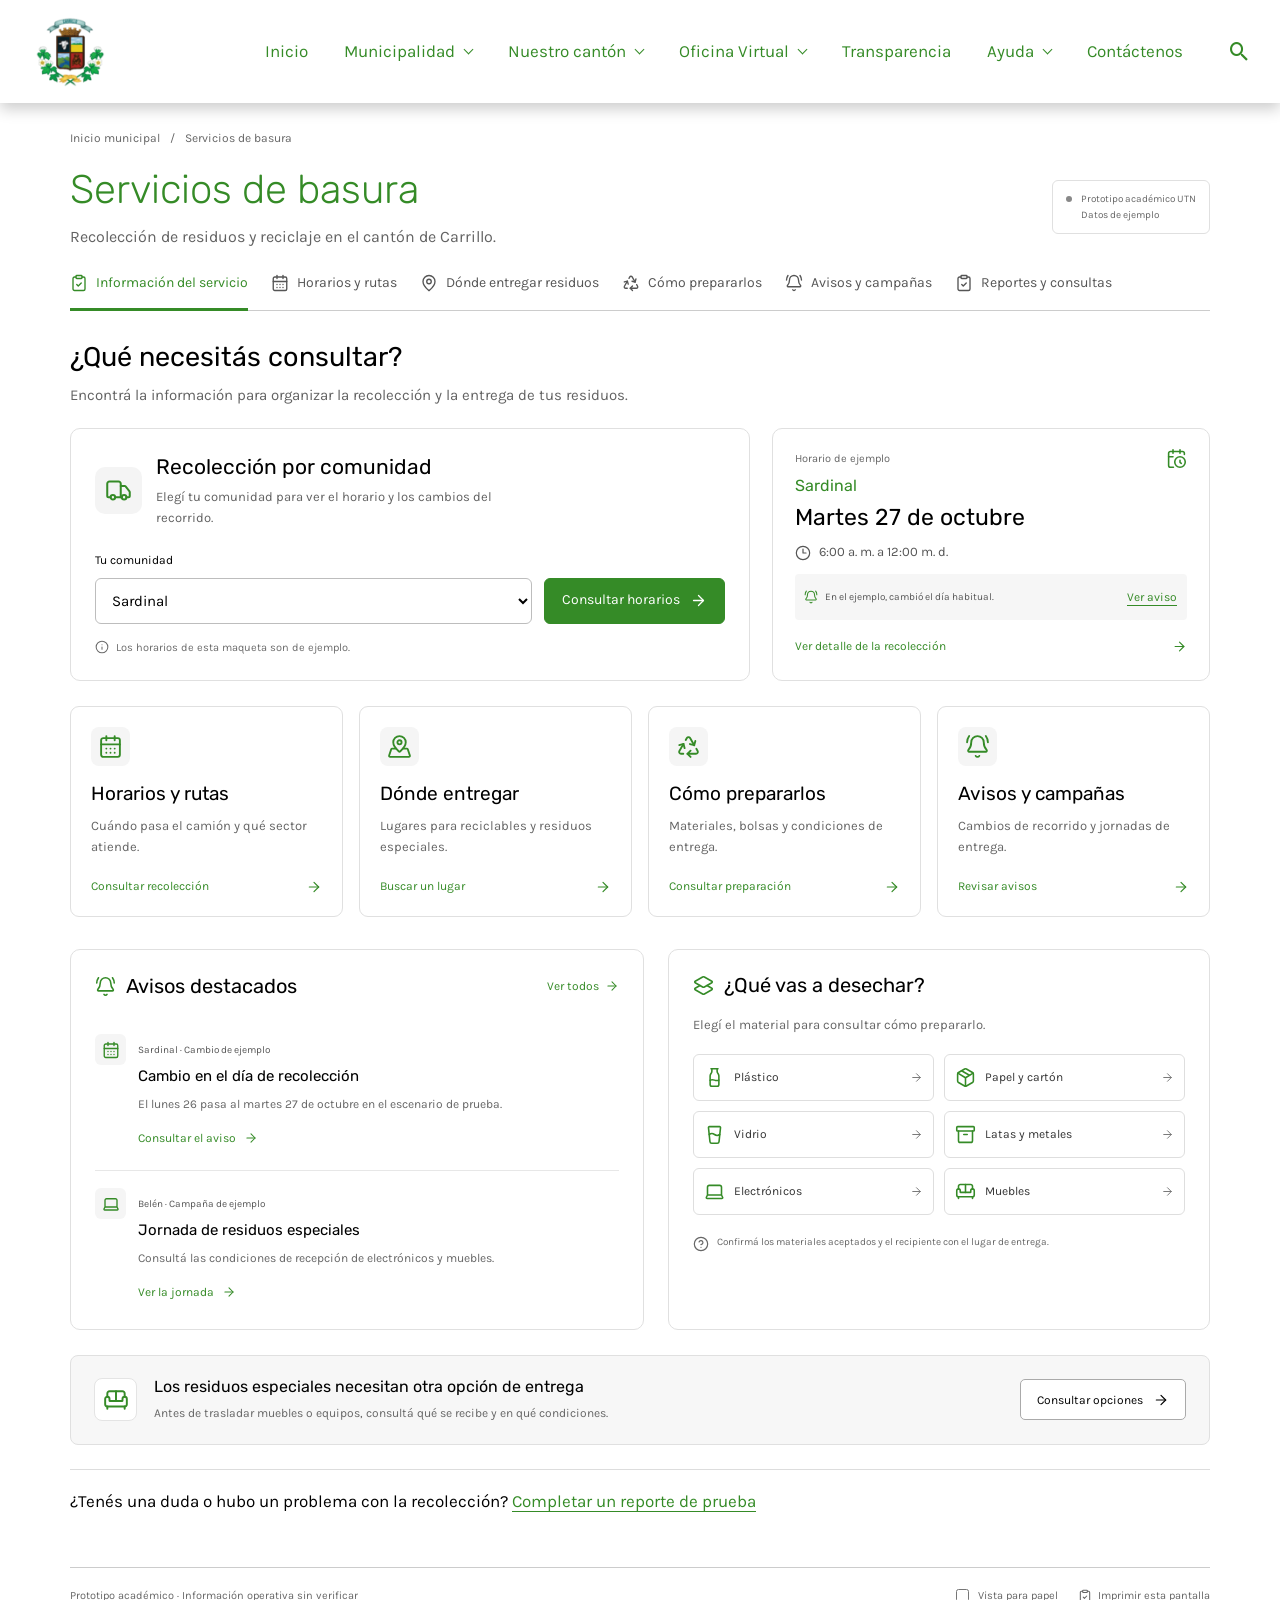
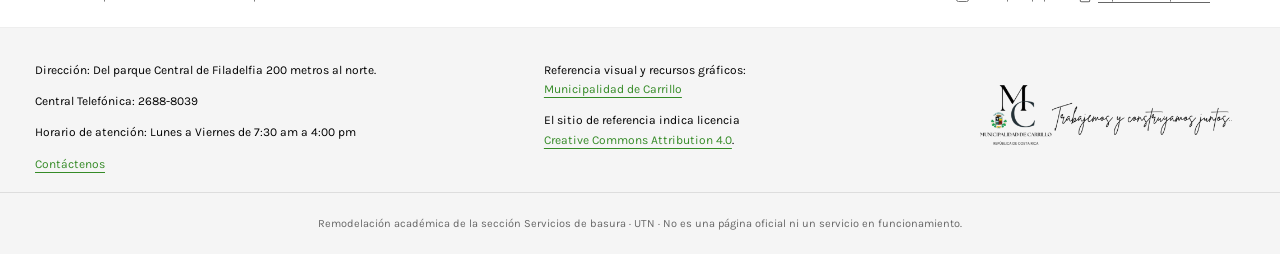
<file: ejemplo 3/index.html>
<!doctype html>
<html lang="es-CR">
<head>
  <meta charset="utf-8">
  <meta name="viewport" content="width=device-width, initial-scale=1">
  <meta name="description" content="Propuesta académica de remodelación de la sección Servicios de basura de la Municipalidad de Carrillo.">
  <title>Servicios de basura – Ejemplo 3 · Prototipo municipal</title>
  <link rel="icon" href="assets/escudo-carrillo.png" type="image/png">
  <link rel="stylesheet" href="municipal.css">
  <link rel="stylesheet" href="styles.css?v=20261024d">
  <script src="app.js?v=20261024d" defer></script>
  <script src="reportes.js?v=20261024d" defer></script>
</head>
<body>
  <a class="skip-link" href="#contenido">Omitir e ir al contenido</a>
  <header class="municipal-header">
    <div class="header-content">
      <a class="municipal-logo" href="https://www.municarrillo.go.cr/" target="_blank" rel="noopener noreferrer"><img src="assets/escudo-carrillo.png" width="70" height="70" alt="Municipalidad de Carrillo"></a>
      <button class="menu-button" id="menu-button" type="button" aria-expanded="false" aria-controls="municipal-nav">Menú principal <svg class="icon " aria-hidden="true" focusable="false" xmlns="http://www.w3.org/2000/svg"
  width="24"
  height="24"
  viewBox="0 0 24 24"
  fill="none"
  stroke="currentColor"
  stroke-width="2"
  stroke-linecap="round"
  stroke-linejoin="round"
>
  <line x1="4" x2="20" y1="12" y2="12" />
  <line x1="4" x2="20" y1="6" y2="6" />
  <line x1="4" x2="20" y1="18" y2="18" />
</svg></button>
      <nav id="municipal-nav" aria-label="Navegación principal del sitio">
        <a href="https://www.municarrillo.go.cr/" target="_blank" rel="noopener noreferrer">Inicio</a>
        <details class="nav-dropdown"><summary>Municipalidad</summary><div class="dropdown"><a href="https://www.municarrillo.go.cr/acerca-de/" target="_blank" rel="noopener noreferrer">Acerca de la Municipalidad</a><a href="https://www.municarrillo.go.cr/acerca-de/alcaldia/" target="_blank" rel="noopener noreferrer">Alcaldía</a><a href="https://www.municarrillo.go.cr/acerca-de/departamentos/" target="_blank" rel="noopener noreferrer">Departamentos</a><a href="https://www.municarrillo.go.cr/category/noticias-municipales/" target="_blank" rel="noopener noreferrer">Noticias Municipales</a><a href="#inicio">Servicios de basura</a></div></details>
        <details class="nav-dropdown"><summary>Nuestro cantón</summary><div class="dropdown"><a href="https://www.municarrillo.go.cr/nuestro-canton/historia-de-carrillo/" target="_blank" rel="noopener noreferrer">Historia de Carrillo</a><a href="https://www.municarrillo.go.cr/nuestro-canton/distritos/" target="_blank" rel="noopener noreferrer">Distritos</a><a href="https://visorcartografico.municarrillo.go.cr/" target="_blank" rel="noopener noreferrer">Mapa del cantón</a></div></details>
        <details class="nav-dropdown"><summary>Oficina Virtual</summary><div class="dropdown"><a href="https://www.municarrillo.go.cr/" target="_blank" rel="noopener noreferrer">Consultar Oficina Virtual municipal</a></div></details>
        <a href="https://www.municarrillo.go.cr/transparencia/" target="_blank" rel="noopener noreferrer">Transparencia</a>
        <details class="nav-dropdown"><summary>Ayuda</summary><div class="dropdown"><a href="https://www.municarrillo.go.cr/preguntas-frecuentes/" target="_blank" rel="noopener noreferrer">Preguntas frecuentes</a><a href="https://www.municarrillo.go.cr/contactenos/" target="_blank" rel="noopener noreferrer">Contactar a la Municipalidad</a></div></details>
        <a href="https://www.municarrillo.go.cr/contactenos/" target="_blank" rel="noopener noreferrer">Contáctenos</a>
        <button class="site-search-button" type="button" data-open="site-search" aria-label="Buscar en esta sección"><span class="astra-search-glyph" aria-hidden="true">&#xe8b6;</span></button>
      </nav>
    </div>
  </header>

  <main class="content" id="contenido" tabindex="-1">
    <div class="breadcrumb"><a href="https://www.municarrillo.go.cr/" target="_blank" rel="noopener noreferrer">Inicio municipal</a><span aria-hidden="true">/</span><a href="#inicio">Servicios de basura</a><span id="breadcrumb-current" hidden></span></div>
    <div class="page-heading"><div><h1>Servicios de basura</h1><p>Recolección de residuos y reciclaje en el cantón de Carrillo.</p></div><span class="prototype-label"><span class="prototype-state"></span><span>Prototipo académico UTN<br>Datos de ejemplo</span></span></div>
    <nav class="service-nav" aria-label="Servicios de basura">
      <a href="#inicio" data-section-link="inicio" aria-current="page"><svg class="icon " aria-hidden="true" focusable="false" xmlns="http://www.w3.org/2000/svg"
  width="24"
  height="24"
  viewBox="0 0 24 24"
  fill="none"
  stroke="currentColor"
  stroke-width="2"
  stroke-linecap="round"
  stroke-linejoin="round"
>
  <rect width="8" height="4" x="8" y="2" rx="1" ry="1" />
  <path d="M16 4h2a2 2 0 0 1 2 2v14a2 2 0 0 1-2 2H6a2 2 0 0 1-2-2V6a2 2 0 0 1 2-2h2" />
  <path d="m9 14 2 2 4-4" />
</svg><span>Información del servicio</span></a>
      <a href="#horarios" data-section-link="horarios"><svg class="icon " aria-hidden="true" focusable="false" xmlns="http://www.w3.org/2000/svg"
  width="24"
  height="24"
  viewBox="0 0 24 24"
  fill="none"
  stroke="currentColor"
  stroke-width="2"
  stroke-linecap="round"
  stroke-linejoin="round"
>
  <path d="M8 2v4" />
  <path d="M16 2v4" />
  <rect width="18" height="18" x="3" y="4" rx="2" />
  <path d="M3 10h18" />
  <path d="M8 14h.01" />
  <path d="M12 14h.01" />
  <path d="M16 14h.01" />
  <path d="M8 18h.01" />
  <path d="M12 18h.01" />
  <path d="M16 18h.01" />
</svg><span>Horarios y rutas</span></a>
      <a href="#puntos" data-section-link="puntos"><svg class="icon " aria-hidden="true" focusable="false" xmlns="http://www.w3.org/2000/svg"
  width="24"
  height="24"
  viewBox="0 0 24 24"
  fill="none"
  stroke="currentColor"
  stroke-width="2"
  stroke-linecap="round"
  stroke-linejoin="round"
>
  <path d="M20 10c0 4.993-5.539 10.193-7.399 11.799a1 1 0 0 1-1.202 0C9.539 20.193 4 14.993 4 10a8 8 0 0 1 16 0" />
  <circle cx="12" cy="10" r="3" />
</svg><span>Dónde entregar residuos</span></a>
      <a href="#preparacion" data-section-link="preparacion"><svg class="icon " aria-hidden="true" focusable="false" xmlns="http://www.w3.org/2000/svg"
  width="24"
  height="24"
  viewBox="0 0 24 24"
  fill="none"
  stroke="currentColor"
  stroke-width="2"
  stroke-linecap="round"
  stroke-linejoin="round"
>
  <path d="M7 19H4.815a1.83 1.83 0 0 1-1.57-.881 1.785 1.785 0 0 1-.004-1.784L7.196 9.5" />
  <path d="M11 19h8.203a1.83 1.83 0 0 0 1.556-.89 1.784 1.784 0 0 0 0-1.775l-1.226-2.12" />
  <path d="m14 16-3 3 3 3" />
  <path d="M8.293 13.596 7.196 9.5 3.1 10.598" />
  <path d="m9.344 5.811 1.093-1.892A1.83 1.83 0 0 1 11.985 3a1.784 1.784 0 0 1 1.546.888l3.943 6.843" />
  <path d="m13.378 9.633 4.096 1.098 1.097-4.096" />
</svg><span>Cómo prepararlos</span></a>
      <a href="#avisos" data-section-link="avisos"><svg class="icon " aria-hidden="true" focusable="false" xmlns="http://www.w3.org/2000/svg"
  width="24"
  height="24"
  viewBox="0 0 24 24"
  fill="none"
  stroke="currentColor"
  stroke-width="2"
  stroke-linecap="round"
  stroke-linejoin="round"
>
  <path d="M10.268 21a2 2 0 0 0 3.464 0" />
  <path d="M22 8c0-2.3-.8-4.3-2-6" />
  <path d="M3.262 15.326A1 1 0 0 0 4 17h16a1 1 0 0 0 .74-1.673C19.41 13.956 18 12.499 18 8A6 6 0 0 0 6 8c0 4.499-1.411 5.956-2.738 7.326" />
  <path d="M4 2C2.8 3.7 2 5.7 2 8" />
</svg><span>Avisos y campañas</span></a>
    <a href="#reportes" data-section-link="reportes"><svg class="icon " aria-hidden="true" focusable="false" xmlns="http://www.w3.org/2000/svg"
  width="24"
  height="24"
  viewBox="0 0 24 24"
  fill="none"
  stroke="currentColor"
  stroke-width="2"
  stroke-linecap="round"
  stroke-linejoin="round"
>
  <rect width="8" height="4" x="8" y="2" rx="1" ry="1" />
  <path d="M16 4h2a2 2 0 0 1 2 2v14a2 2 0 0 1-2 2H6a2 2 0 0 1-2-2V6a2 2 0 0 1 2-2h2" />
  <path d="m9 14 2 2 4-4" />
</svg>Reportes y consultas</a>
    </nav>

    <section id="inicio" class="view home-view" data-view aria-labelledby="inicio-title">
      <div class="home-intro"><h2 id="inicio-title">¿Qué necesitás consultar?</h2><p>Encontrá la información para organizar la recolección y la entrega de tus residuos.</p></div>
      <div class="community-overview">
        <section class="community-lookup" aria-labelledby="community-title">
          <div class="lookup-heading"><span class="icon-badge"><svg class="icon " aria-hidden="true" focusable="false" xmlns="http://www.w3.org/2000/svg"
  width="24"
  height="24"
  viewBox="0 0 24 24"
  fill="none"
  stroke="currentColor"
  stroke-width="2"
  stroke-linecap="round"
  stroke-linejoin="round"
>
  <path d="M14 18V6a2 2 0 0 0-2-2H4a2 2 0 0 0-2 2v11a1 1 0 0 0 1 1h2" />
  <path d="M15 18H9" />
  <path d="M19 18h2a1 1 0 0 0 1-1v-3.65a1 1 0 0 0-.22-.624l-3.48-4.35A1 1 0 0 0 17.52 8H14" />
  <circle cx="17" cy="18" r="2" />
  <circle cx="7" cy="18" r="2" />
</svg></span><div><h3 id="community-title">Recolección por comunidad</h3><p>Elegí tu comunidad para ver el horario y los cambios del recorrido.</p></div></div>
          <form class="community-form" id="home-form"><div class="field"><label for="home-community">Tu comunidad</label><select id="home-community" data-community><option>Sardinal</option><option>Artola</option><option>Filadelfia</option><option>Belén</option><option>Palmira</option><option>Corralillos</option><option>Paso Tempisque</option><option>Los Jocotes</option><option>Playas del Coco</option></select></div><button class="button" type="submit">Consultar horarios <svg class="icon " aria-hidden="true" focusable="false" xmlns="http://www.w3.org/2000/svg"
  width="24"
  height="24"
  viewBox="0 0 24 24"
  fill="none"
  stroke="currentColor"
  stroke-width="2"
  stroke-linecap="round"
  stroke-linejoin="round"
>
  <path d="M5 12h14" />
  <path d="m12 5 7 7-7 7" />
</svg></button></form>
          <p class="lookup-note"><svg class="icon " aria-hidden="true" focusable="false" xmlns="http://www.w3.org/2000/svg"
  width="24"
  height="24"
  viewBox="0 0 24 24"
  fill="none"
  stroke="currentColor"
  stroke-width="2"
  stroke-linecap="round"
  stroke-linejoin="round"
>
  <circle cx="12" cy="12" r="10" />
  <path d="M12 16v-4" />
  <path d="M12 8h.01" />
</svg><span>Los horarios de esta maqueta son de ejemplo.</span></p>
        </section>
        <aside class="current-collection" aria-labelledby="collection-title">
          <div class="collection-top"><span id="collection-title">Horario de ejemplo</span><svg class="icon " aria-hidden="true" focusable="false" xmlns="http://www.w3.org/2000/svg"
  width="24"
  height="24"
  viewBox="0 0 24 24"
  fill="none"
  stroke="currentColor"
  stroke-width="2"
  stroke-linecap="round"
  stroke-linejoin="round"
>
  <path d="M21 7.5V6a2 2 0 0 0-2-2H5a2 2 0 0 0-2 2v14a2 2 0 0 0 2 2h3.5" />
  <path d="M16 2v4" />
  <path d="M8 2v4" />
  <path d="M3 10h5" />
  <path d="M17.5 17.5 16 16.3V14" />
  <circle cx="16" cy="16" r="6" />
</svg></div>
          <h3><span data-community-name>Sardinal</span></h3>
          <strong id="home-collection-day">Martes 27 de octubre</strong>
          <p class="collection-time"><svg class="icon " aria-hidden="true" focusable="false" xmlns="http://www.w3.org/2000/svg"
  width="24"
  height="24"
  viewBox="0 0 24 24"
  fill="none"
  stroke="currentColor"
  stroke-width="2"
  stroke-linecap="round"
  stroke-linejoin="round"
>
  <circle cx="12" cy="12" r="10" />
  <polyline points="12 6 12 12 16.5 12" />
</svg> <span id="home-collection-time">6:00 a. m. a 12:00 m. d.</span></p>
          <div class="collection-change" id="home-change"><svg class="icon " aria-hidden="true" focusable="false" xmlns="http://www.w3.org/2000/svg"
  width="24"
  height="24"
  viewBox="0 0 24 24"
  fill="none"
  stroke="currentColor"
  stroke-width="2"
  stroke-linecap="round"
  stroke-linejoin="round"
>
  <path d="M10.268 21a2 2 0 0 0 3.464 0" />
  <path d="M22 8c0-2.3-.8-4.3-2-6" />
  <path d="M3.262 15.326A1 1 0 0 0 4 17h16a1 1 0 0 0 .74-1.673C19.41 13.956 18 12.499 18 8A6 6 0 0 0 6 8c0 4.499-1.411 5.956-2.738 7.326" />
  <path d="M4 2C2.8 3.7 2 5.7 2 8" />
</svg><p>En el ejemplo, cambió el día habitual.</p><button type="button" class="text-button" data-open="notice-change">Ver aviso</button></div>
          <a class="collection-detail" href="#horarios">Ver detalle de la recolección <svg class="icon " aria-hidden="true" focusable="false" xmlns="http://www.w3.org/2000/svg"
  width="24"
  height="24"
  viewBox="0 0 24 24"
  fill="none"
  stroke="currentColor"
  stroke-width="2"
  stroke-linecap="round"
  stroke-linejoin="round"
>
  <path d="M5 12h14" />
  <path d="m12 5 7 7-7 7" />
</svg></a>
        </aside>
      </div>

      <div class="task-grid" aria-label="Consultas del servicio">
        <a class="task-card" href="#horarios"><span class="task-icon"><svg class="icon " aria-hidden="true" focusable="false" xmlns="http://www.w3.org/2000/svg"
  width="24"
  height="24"
  viewBox="0 0 24 24"
  fill="none"
  stroke="currentColor"
  stroke-width="2"
  stroke-linecap="round"
  stroke-linejoin="round"
>
  <path d="M8 2v4" />
  <path d="M16 2v4" />
  <rect width="18" height="18" x="3" y="4" rx="2" />
  <path d="M3 10h18" />
  <path d="M8 14h.01" />
  <path d="M12 14h.01" />
  <path d="M16 14h.01" />
  <path d="M8 18h.01" />
  <path d="M12 18h.01" />
  <path d="M16 18h.01" />
</svg></span><h3>Horarios y rutas</h3><p>Cuándo pasa el camión y qué sector atiende.</p><span class="card-action">Consultar recolección <svg class="icon " aria-hidden="true" focusable="false" xmlns="http://www.w3.org/2000/svg"
  width="24"
  height="24"
  viewBox="0 0 24 24"
  fill="none"
  stroke="currentColor"
  stroke-width="2"
  stroke-linecap="round"
  stroke-linejoin="round"
>
  <path d="M5 12h14" />
  <path d="m12 5 7 7-7 7" />
</svg></span></a>
        <a class="task-card" href="#puntos"><span class="task-icon"><svg class="icon " aria-hidden="true" focusable="false" xmlns="http://www.w3.org/2000/svg"
  width="24"
  height="24"
  viewBox="0 0 24 24"
  fill="none"
  stroke="currentColor"
  stroke-width="2"
  stroke-linecap="round"
  stroke-linejoin="round"
>
  <path d="M18 8c0 3.613-3.869 7.429-5.393 8.795a1 1 0 0 1-1.214 0C9.87 15.429 6 11.613 6 8a6 6 0 0 1 12 0" />
  <circle cx="12" cy="8" r="2" />
  <path d="M8.714 14h-3.71a1 1 0 0 0-.948.683l-2.004 6A1 1 0 0 0 3 22h18a1 1 0 0 0 .948-1.316l-2-6a1 1 0 0 0-.949-.684h-3.712" />
</svg></span><h3>Dónde entregar</h3><p>Lugares para reciclables y residuos especiales.</p><span class="card-action">Buscar un lugar <svg class="icon " aria-hidden="true" focusable="false" xmlns="http://www.w3.org/2000/svg"
  width="24"
  height="24"
  viewBox="0 0 24 24"
  fill="none"
  stroke="currentColor"
  stroke-width="2"
  stroke-linecap="round"
  stroke-linejoin="round"
>
  <path d="M5 12h14" />
  <path d="m12 5 7 7-7 7" />
</svg></span></a>
        <a class="task-card" href="#preparacion"><span class="task-icon"><svg class="icon " aria-hidden="true" focusable="false" xmlns="http://www.w3.org/2000/svg"
  width="24"
  height="24"
  viewBox="0 0 24 24"
  fill="none"
  stroke="currentColor"
  stroke-width="2"
  stroke-linecap="round"
  stroke-linejoin="round"
>
  <path d="M7 19H4.815a1.83 1.83 0 0 1-1.57-.881 1.785 1.785 0 0 1-.004-1.784L7.196 9.5" />
  <path d="M11 19h8.203a1.83 1.83 0 0 0 1.556-.89 1.784 1.784 0 0 0 0-1.775l-1.226-2.12" />
  <path d="m14 16-3 3 3 3" />
  <path d="M8.293 13.596 7.196 9.5 3.1 10.598" />
  <path d="m9.344 5.811 1.093-1.892A1.83 1.83 0 0 1 11.985 3a1.784 1.784 0 0 1 1.546.888l3.943 6.843" />
  <path d="m13.378 9.633 4.096 1.098 1.097-4.096" />
</svg></span><h3>Cómo prepararlos</h3><p>Materiales, bolsas y condiciones de entrega.</p><span class="card-action">Consultar preparación <svg class="icon " aria-hidden="true" focusable="false" xmlns="http://www.w3.org/2000/svg"
  width="24"
  height="24"
  viewBox="0 0 24 24"
  fill="none"
  stroke="currentColor"
  stroke-width="2"
  stroke-linecap="round"
  stroke-linejoin="round"
>
  <path d="M5 12h14" />
  <path d="m12 5 7 7-7 7" />
</svg></span></a>
        <a class="task-card" href="#avisos"><span class="task-icon"><svg class="icon " aria-hidden="true" focusable="false" xmlns="http://www.w3.org/2000/svg"
  width="24"
  height="24"
  viewBox="0 0 24 24"
  fill="none"
  stroke="currentColor"
  stroke-width="2"
  stroke-linecap="round"
  stroke-linejoin="round"
>
  <path d="M10.268 21a2 2 0 0 0 3.464 0" />
  <path d="M22 8c0-2.3-.8-4.3-2-6" />
  <path d="M3.262 15.326A1 1 0 0 0 4 17h16a1 1 0 0 0 .74-1.673C19.41 13.956 18 12.499 18 8A6 6 0 0 0 6 8c0 4.499-1.411 5.956-2.738 7.326" />
  <path d="M4 2C2.8 3.7 2 5.7 2 8" />
</svg></span><h3>Avisos y campañas</h3><p>Cambios de recorrido y jornadas de entrega.</p><span class="card-action">Revisar avisos <svg class="icon " aria-hidden="true" focusable="false" xmlns="http://www.w3.org/2000/svg"
  width="24"
  height="24"
  viewBox="0 0 24 24"
  fill="none"
  stroke="currentColor"
  stroke-width="2"
  stroke-linecap="round"
  stroke-linejoin="round"
>
  <path d="M5 12h14" />
  <path d="m12 5 7 7-7 7" />
</svg></span></a>
      </div>

      <div class="home-information">
        <section class="home-notices" aria-labelledby="home-notices-title"><div class="block-heading"><div><span class="section-icon"><svg class="icon " aria-hidden="true" focusable="false" xmlns="http://www.w3.org/2000/svg"
  width="24"
  height="24"
  viewBox="0 0 24 24"
  fill="none"
  stroke="currentColor"
  stroke-width="2"
  stroke-linecap="round"
  stroke-linejoin="round"
>
  <path d="M10.268 21a2 2 0 0 0 3.464 0" />
  <path d="M22 8c0-2.3-.8-4.3-2-6" />
  <path d="M3.262 15.326A1 1 0 0 0 4 17h16a1 1 0 0 0 .74-1.673C19.41 13.956 18 12.499 18 8A6 6 0 0 0 6 8c0 4.499-1.411 5.956-2.738 7.326" />
  <path d="M4 2C2.8 3.7 2 5.7 2 8" />
</svg></span><h3 id="home-notices-title">Avisos destacados</h3></div><a href="#avisos">Ver todos <svg class="icon " aria-hidden="true" focusable="false" xmlns="http://www.w3.org/2000/svg"
  width="24"
  height="24"
  viewBox="0 0 24 24"
  fill="none"
  stroke="currentColor"
  stroke-width="2"
  stroke-linecap="round"
  stroke-linejoin="round"
>
  <path d="M5 12h14" />
  <path d="m12 5 7 7-7 7" />
</svg></a></div>
          <article class="compact-notice"><div class="notice-mini-icon"><svg class="icon " aria-hidden="true" focusable="false" xmlns="http://www.w3.org/2000/svg"
  width="24"
  height="24"
  viewBox="0 0 24 24"
  fill="none"
  stroke="currentColor"
  stroke-width="2"
  stroke-linecap="round"
  stroke-linejoin="round"
>
  <path d="M8 2v4" />
  <path d="M16 2v4" />
  <rect width="18" height="18" x="3" y="4" rx="2" />
  <path d="M3 10h18" />
  <path d="M8 14h.01" />
  <path d="M12 14h.01" />
  <path d="M16 14h.01" />
  <path d="M8 18h.01" />
  <path d="M12 18h.01" />
  <path d="M16 18h.01" />
</svg></div><div><span class="small-label">Sardinal · Cambio de ejemplo</span><h4>Cambio en el día de recolección</h4><p>El lunes 26 pasa al martes 27 de octubre en el escenario de prueba.</p><button class="text-button" type="button" data-open="notice-change">Consultar el aviso <svg class="icon " aria-hidden="true" focusable="false" xmlns="http://www.w3.org/2000/svg"
  width="24"
  height="24"
  viewBox="0 0 24 24"
  fill="none"
  stroke="currentColor"
  stroke-width="2"
  stroke-linecap="round"
  stroke-linejoin="round"
>
  <path d="M5 12h14" />
  <path d="m12 5 7 7-7 7" />
</svg></button></div></article>
          <article class="compact-notice"><div class="notice-mini-icon"><svg class="icon " aria-hidden="true" focusable="false" xmlns="http://www.w3.org/2000/svg"
  width="24"
  height="24"
  viewBox="0 0 24 24"
  fill="none"
  stroke="currentColor"
  stroke-width="2"
  stroke-linecap="round"
  stroke-linejoin="round"
>
  <path d="M20 16V7a2 2 0 0 0-2-2H6a2 2 0 0 0-2 2v9m16 0H4m16 0 1.28 2.55a1 1 0 0 1-.9 1.45H3.62a1 1 0 0 1-.9-1.45L4 16" />
</svg></div><div><span class="small-label">Belén · Campaña de ejemplo</span><h4>Jornada de residuos especiales</h4><p>Consultá las condiciones de recepción de electrónicos y muebles.</p><button class="text-button" type="button" data-open="notice-campaign">Ver la jornada <svg class="icon " aria-hidden="true" focusable="false" xmlns="http://www.w3.org/2000/svg"
  width="24"
  height="24"
  viewBox="0 0 24 24"
  fill="none"
  stroke="currentColor"
  stroke-width="2"
  stroke-linecap="round"
  stroke-linejoin="round"
>
  <path d="M5 12h14" />
  <path d="m12 5 7 7-7 7" />
</svg></button></div></article>
        </section>
        <section class="quick-materials" aria-labelledby="quick-materials-title"><div class="block-heading"><div><span class="section-icon"><svg class="icon " aria-hidden="true" focusable="false" xmlns="http://www.w3.org/2000/svg"
  width="24"
  height="24"
  viewBox="0 0 24 24"
  fill="none"
  stroke="currentColor"
  stroke-width="2"
  stroke-linecap="round"
  stroke-linejoin="round"
>
  <path d="m16.02 12 5.48 3.13a1 1 0 0 1 0 1.74L13 21.74a2 2 0 0 1-2 0l-8.5-4.87a1 1 0 0 1 0-1.74L7.98 12" />
  <path d="M13 13.74a2 2 0 0 1-2 0L2.5 8.87a1 1 0 0 1 0-1.74L11 2.26a2 2 0 0 1 2 0l8.5 4.87a1 1 0 0 1 0 1.74Z" />
</svg></span><h3 id="quick-materials-title">¿Qué vas a desechar?</h3></div></div><p>Elegí el material para consultar cómo prepararlo.</p>
          <div class="material-shortcuts">
            <a href="#preparacion" data-guide-link="plastico"><svg class="icon " aria-hidden="true" focusable="false" xmlns="http://www.w3.org/2000/svg"
  width="24"
  height="24"
  viewBox="0 0 24 24"
  fill="none"
  stroke="currentColor"
  stroke-width="2"
  stroke-linecap="round"
  stroke-linejoin="round"
>
  <path d="M8 2h8" />
  <path d="M9 2v2.789a4 4 0 0 1-.672 2.219l-.656.984A4 4 0 0 0 7 10.212V20a2 2 0 0 0 2 2h6a2 2 0 0 0 2-2v-9.789a4 4 0 0 0-.672-2.219l-.656-.984A4 4 0 0 1 15 4.788V2" />
  <path d="M7 15a6.472 6.472 0 0 1 5 0 6.47 6.47 0 0 0 5 0" />
</svg><span>Plástico</span><svg class="icon " aria-hidden="true" focusable="false" xmlns="http://www.w3.org/2000/svg"
  width="24"
  height="24"
  viewBox="0 0 24 24"
  fill="none"
  stroke="currentColor"
  stroke-width="2"
  stroke-linecap="round"
  stroke-linejoin="round"
>
  <path d="M5 12h14" />
  <path d="m12 5 7 7-7 7" />
</svg></a>
            <a href="#preparacion" data-guide-link="carton"><svg class="icon " aria-hidden="true" focusable="false" xmlns="http://www.w3.org/2000/svg"
  width="24"
  height="24"
  viewBox="0 0 24 24"
  fill="none"
  stroke="currentColor"
  stroke-width="2"
  stroke-linecap="round"
  stroke-linejoin="round"
>
  <path d="M11 21.73a2 2 0 0 0 2 0l7-4A2 2 0 0 0 21 16V8a2 2 0 0 0-1-1.73l-7-4a2 2 0 0 0-2 0l-7 4A2 2 0 0 0 3 8v8a2 2 0 0 0 1 1.73z" />
  <path d="M12 22V12" />
  <path d="m3.3 7 7.703 4.734a2 2 0 0 0 1.994 0L20.7 7" />
  <path d="m7.5 4.27 9 5.15" />
</svg><span>Papel y cartón</span><svg class="icon " aria-hidden="true" focusable="false" xmlns="http://www.w3.org/2000/svg"
  width="24"
  height="24"
  viewBox="0 0 24 24"
  fill="none"
  stroke="currentColor"
  stroke-width="2"
  stroke-linecap="round"
  stroke-linejoin="round"
>
  <path d="M5 12h14" />
  <path d="m12 5 7 7-7 7" />
</svg></a>
            <a href="#preparacion" data-guide-link="vidrio"><svg class="icon " aria-hidden="true" focusable="false" xmlns="http://www.w3.org/2000/svg"
  width="24"
  height="24"
  viewBox="0 0 24 24"
  fill="none"
  stroke="currentColor"
  stroke-width="2"
  stroke-linecap="round"
  stroke-linejoin="round"
>
  <path d="M5.116 4.104A1 1 0 0 1 6.11 3h11.78a1 1 0 0 1 .994 1.105L17.19 20.21A2 2 0 0 1 15.2 22H8.8a2 2 0 0 1-2-1.79z" />
  <path d="M6 12a5 5 0 0 1 6 0 5 5 0 0 0 6 0" />
</svg><span>Vidrio</span><svg class="icon " aria-hidden="true" focusable="false" xmlns="http://www.w3.org/2000/svg"
  width="24"
  height="24"
  viewBox="0 0 24 24"
  fill="none"
  stroke="currentColor"
  stroke-width="2"
  stroke-linecap="round"
  stroke-linejoin="round"
>
  <path d="M5 12h14" />
  <path d="m12 5 7 7-7 7" />
</svg></a>
            <a href="#preparacion" data-guide-link="metal"><svg class="icon " aria-hidden="true" focusable="false" xmlns="http://www.w3.org/2000/svg"
  width="24"
  height="24"
  viewBox="0 0 24 24"
  fill="none"
  stroke="currentColor"
  stroke-width="2"
  stroke-linecap="round"
  stroke-linejoin="round"
>
  <rect width="20" height="5" x="2" y="3" rx="1" />
  <path d="M4 8v11a2 2 0 0 0 2 2h12a2 2 0 0 0 2-2V8" />
  <path d="M10 12h4" />
</svg><span>Latas y metales</span><svg class="icon " aria-hidden="true" focusable="false" xmlns="http://www.w3.org/2000/svg"
  width="24"
  height="24"
  viewBox="0 0 24 24"
  fill="none"
  stroke="currentColor"
  stroke-width="2"
  stroke-linecap="round"
  stroke-linejoin="round"
>
  <path d="M5 12h14" />
  <path d="m12 5 7 7-7 7" />
</svg></a>
            <a href="#preparacion" data-guide-link="electronicos"><svg class="icon " aria-hidden="true" focusable="false" xmlns="http://www.w3.org/2000/svg"
  width="24"
  height="24"
  viewBox="0 0 24 24"
  fill="none"
  stroke="currentColor"
  stroke-width="2"
  stroke-linecap="round"
  stroke-linejoin="round"
>
  <path d="M20 16V7a2 2 0 0 0-2-2H6a2 2 0 0 0-2 2v9m16 0H4m16 0 1.28 2.55a1 1 0 0 1-.9 1.45H3.62a1 1 0 0 1-.9-1.45L4 16" />
</svg><span>Electrónicos</span><svg class="icon " aria-hidden="true" focusable="false" xmlns="http://www.w3.org/2000/svg"
  width="24"
  height="24"
  viewBox="0 0 24 24"
  fill="none"
  stroke="currentColor"
  stroke-width="2"
  stroke-linecap="round"
  stroke-linejoin="round"
>
  <path d="M5 12h14" />
  <path d="m12 5 7 7-7 7" />
</svg></a>
            <a href="#preparacion" data-guide-link="muebles"><svg class="icon " aria-hidden="true" focusable="false" xmlns="http://www.w3.org/2000/svg"
  width="24"
  height="24"
  viewBox="0 0 24 24"
  fill="none"
  stroke="currentColor"
  stroke-width="2"
  stroke-linecap="round"
  stroke-linejoin="round"
>
  <path d="M20 9V6a2 2 0 0 0-2-2H6a2 2 0 0 0-2 2v3" />
  <path d="M2 16a2 2 0 0 0 2 2h16a2 2 0 0 0 2-2v-5a2 2 0 0 0-4 0v1.5a.5.5 0 0 1-.5.5h-11a.5.5 0 0 1-.5-.5V11a2 2 0 0 0-4 0z" />
  <path d="M4 18v2" />
  <path d="M20 18v2" />
  <path d="M12 4v9" />
</svg><span>Muebles</span><svg class="icon " aria-hidden="true" focusable="false" xmlns="http://www.w3.org/2000/svg"
  width="24"
  height="24"
  viewBox="0 0 24 24"
  fill="none"
  stroke="currentColor"
  stroke-width="2"
  stroke-linecap="round"
  stroke-linejoin="round"
>
  <path d="M5 12h14" />
  <path d="m12 5 7 7-7 7" />
</svg></a>
          </div>
          <p class="material-help"><svg class="icon " aria-hidden="true" focusable="false" xmlns="http://www.w3.org/2000/svg"
  width="24"
  height="24"
  viewBox="0 0 24 24"
  fill="none"
  stroke="currentColor"
  stroke-width="2"
  stroke-linecap="round"
  stroke-linejoin="round"
>
  <circle cx="12" cy="12" r="10" />
  <path d="M9.09 9a3 3 0 0 1 5.83 1c0 2-3 3-3 3" />
  <path d="M12 17h.01" />
</svg><span>Confirmá los materiales aceptados y el recipiente con el lugar de entrega.</span></p>
        </section>
      </div>
      <aside class="special-callout"><span class="special-icon"><svg class="icon " aria-hidden="true" focusable="false" xmlns="http://www.w3.org/2000/svg"
  width="24"
  height="24"
  viewBox="0 0 24 24"
  fill="none"
  stroke="currentColor"
  stroke-width="2"
  stroke-linecap="round"
  stroke-linejoin="round"
>
  <path d="M20 9V6a2 2 0 0 0-2-2H6a2 2 0 0 0-2 2v3" />
  <path d="M2 16a2 2 0 0 0 2 2h16a2 2 0 0 0 2-2v-5a2 2 0 0 0-4 0v1.5a.5.5 0 0 1-.5.5h-11a.5.5 0 0 1-.5-.5V11a2 2 0 0 0-4 0z" />
  <path d="M4 18v2" />
  <path d="M20 18v2" />
  <path d="M12 4v9" />
</svg></span><div><h3>Los residuos especiales necesitan otra opción de entrega</h3><p>Antes de trasladar muebles o equipos, consultá qué se recibe y en qué condiciones.</p></div><a class="button outline" href="#puntos" data-material-link="electronicos">Consultar opciones <svg class="icon " aria-hidden="true" focusable="false" xmlns="http://www.w3.org/2000/svg"
  width="24"
  height="24"
  viewBox="0 0 24 24"
  fill="none"
  stroke="currentColor"
  stroke-width="2"
  stroke-linecap="round"
  stroke-linejoin="round"
>
  <path d="M5 12h14" />
  <path d="m12 5 7 7-7 7" />
</svg></a></aside>
    <p class="reports-home-link">¿Tenés una duda o hubo un problema con la recolección? <a href="#reportes">Completar un reporte de prueba</a></p></section>

    <section id="horarios" class="view" data-view aria-labelledby="horarios-title">
      <div class="section-heading"><div><h2 id="horarios-title"><span class="heading-icon"><svg class="icon " aria-hidden="true" focusable="false" xmlns="http://www.w3.org/2000/svg"
  width="24"
  height="24"
  viewBox="0 0 24 24"
  fill="none"
  stroke="currentColor"
  stroke-width="2"
  stroke-linecap="round"
  stroke-linejoin="round"
>
  <path d="M14 18V6a2 2 0 0 0-2-2H4a2 2 0 0 0-2 2v11a1 1 0 0 0 1 1h2" />
  <path d="M15 18H9" />
  <path d="M19 18h2a1 1 0 0 0 1-1v-3.65a1 1 0 0 0-.22-.624l-3.48-4.35A1 1 0 0 0 17.52 8H14" />
  <circle cx="17" cy="18" r="2" />
  <circle cx="7" cy="18" r="2" />
</svg></span>Horarios y rutas de recolección</h2><p>Seleccioná una comunidad para consultar el escenario de recolección.</p></div></div>
      <div class="demo-note"><svg class="icon " aria-hidden="true" focusable="false" xmlns="http://www.w3.org/2000/svg"
  width="24"
  height="24"
  viewBox="0 0 24 24"
  fill="none"
  stroke="currentColor"
  stroke-width="2"
  stroke-linecap="round"
  stroke-linejoin="round"
>
  <circle cx="12" cy="12" r="10" />
  <path d="M12 16v-4" />
  <path d="M12 8h.01" />
</svg>Información de ejemplo. Confirmá los horarios y recorridos reales con la Municipalidad.</div>
      <div class="community-form compact"><div class="field"><label for="schedule-community">Comunidad</label><select id="schedule-community" data-community><option>Sardinal</option><option>Artola</option><option>Filadelfia</option><option>Belén</option><option>Palmira</option><option>Corralillos</option><option>Paso Tempisque</option><option>Los Jocotes</option><option>Playas del Coco</option></select></div></div>
      <div class="inline-notice" id="schedule-change"><p><svg class="icon " aria-hidden="true" focusable="false" xmlns="http://www.w3.org/2000/svg"
  width="24"
  height="24"
  viewBox="0 0 24 24"
  fill="none"
  stroke="currentColor"
  stroke-width="2"
  stroke-linecap="round"
  stroke-linejoin="round"
>
  <path d="M10.268 21a2 2 0 0 0 3.464 0" />
  <path d="M22 8c0-2.3-.8-4.3-2-6" />
  <path d="M3.262 15.326A1 1 0 0 0 4 17h16a1 1 0 0 0 .74-1.673C19.41 13.956 18 12.499 18 8A6 6 0 0 0 6 8c0 4.499-1.411 5.956-2.738 7.326" />
  <path d="M4 2C2.8 3.7 2 5.7 2 8" />
</svg><strong>Hay un cambio para Sardinal.</strong> En el ejemplo, el lunes 26 se traslada al martes 27 de octubre.</p><button class="text-button" type="button" data-open="notice-change">Ver el cambio completo</button></div>
      <h3 class="table-title">Basura ordinaria · <span data-community-name>Sardinal</span></h3>
      <div class="table-scroll"><table class="schedule-table"><thead><tr><th scope="col">Día de ejemplo</th><th scope="col">Horario de ejemplo</th><th scope="col">Sector ilustrativo</th></tr></thead><tbody>
        <tr data-schedule-community="Sardinal"><td><strong>Martes 27 de octubre</strong><br><small>Reprogramación de ejemplo. Día habitual: lunes.</small></td><td>6:00 a. m. a 12:00 m. d.</td><td>Sardinal centro</td></tr>
        <tr data-schedule-community="Artola"><td>Viernes</td><td>6:00 a. m. a 12:00 m. d.</td><td>Artola y alrededores</td></tr>
        <tr data-schedule-community="Filadelfia"><td>Martes</td><td>6:00 a. m. a 1:00 p. m.</td><td>Filadelfia centro</td></tr>
        <tr data-schedule-community="Belén"><td>Miércoles</td><td>6:00 a. m. a 12:00 m. d.</td><td>Belén centro</td></tr>
        <tr data-schedule-community="Palmira"><td>Jueves</td><td>6:00 a. m. a 12:00 m. d.</td><td>Palmira y alrededores</td></tr>
        <tr data-schedule-community="Corralillos"><td>Martes</td><td>6:00 a. m. a 1:00 p. m.</td><td>Corralillos</td></tr>
        <tr data-schedule-community="Paso Tempisque"><td>Miércoles</td><td>6:00 a. m. a 12:00 m. d.</td><td>Paso Tempisque</td></tr>
        <tr data-schedule-community="Los Jocotes"><td>Martes</td><td>6:00 a. m. a 1:00 p. m.</td><td>Los Jocotes</td></tr>
        <tr data-schedule-community="Playas del Coco"><td>Viernes</td><td>6:00 a. m. a 2:00 p. m.</td><td>Playas del Coco y alrededores</td></tr>
      </tbody></table></div>
      <div class="information-columns"><section><h3><svg class="icon " aria-hidden="true" focusable="false" xmlns="http://www.w3.org/2000/svg"
  width="24"
  height="24"
  viewBox="0 0 24 24"
  fill="none"
  stroke="currentColor"
  stroke-width="2"
  stroke-linecap="round"
  stroke-linejoin="round"
>
  <path d="M7 19H4.815a1.83 1.83 0 0 1-1.57-.881 1.785 1.785 0 0 1-.004-1.784L7.196 9.5" />
  <path d="M11 19h8.203a1.83 1.83 0 0 0 1.556-.89 1.784 1.784 0 0 0 0-1.775l-1.226-2.12" />
  <path d="m14 16-3 3 3 3" />
  <path d="M8.293 13.596 7.196 9.5 3.1 10.598" />
  <path d="m9.344 5.811 1.093-1.892A1.83 1.83 0 0 1 11.985 3a1.784 1.784 0 0 1 1.546.888l3.943 6.843" />
  <path d="m13.378 9.633 4.096 1.098 1.097-4.096" />
</svg>Recolección de reciclables</h3><p>No hay un recorrido de recolección selectiva confirmado en este prototipo.</p><a href="#puntos">Consultar puntos de entrega</a></section><section><h3><svg class="icon " aria-hidden="true" focusable="false" xmlns="http://www.w3.org/2000/svg"
  width="24"
  height="24"
  viewBox="0 0 24 24"
  fill="none"
  stroke="currentColor"
  stroke-width="2"
  stroke-linecap="round"
  stroke-linejoin="round"
>
  <path d="M18 8c0 3.613-3.869 7.429-5.393 8.795a1 1 0 0 1-1.214 0C9.87 15.429 6 11.613 6 8a6 6 0 0 1 12 0" />
  <circle cx="12" cy="8" r="2" />
  <path d="M8.714 14h-3.71a1 1 0 0 0-.948.683l-2.004 6A1 1 0 0 0 3 22h18a1 1 0 0 0 .948-1.316l-2-6a1 1 0 0 0-.949-.684h-3.712" />
</svg>Detalle de las rutas</h3><p>Las calles y la cobertura real están pendientes de verificación municipal. El sector de la tabla solo ilustra dónde se mostraría esa información.</p></section></div>
      <p class="source-note">Fuente: escenario académico UTN, 23 de octubre de 2026. No representa un horario vigente.</p>
    </section>

    <section id="puntos" class="view" data-view aria-labelledby="puntos-title">
      <div class="section-heading"><div><h2 id="puntos-title"><span class="heading-icon"><svg class="icon " aria-hidden="true" focusable="false" xmlns="http://www.w3.org/2000/svg"
  width="24"
  height="24"
  viewBox="0 0 24 24"
  fill="none"
  stroke="currentColor"
  stroke-width="2"
  stroke-linecap="round"
  stroke-linejoin="round"
>
  <path d="M18 8c0 3.613-3.869 7.429-5.393 8.795a1 1 0 0 1-1.214 0C9.87 15.429 6 11.613 6 8a6 6 0 0 1 12 0" />
  <circle cx="12" cy="8" r="2" />
  <path d="M8.714 14h-3.71a1 1 0 0 0-.948.683l-2.004 6A1 1 0 0 0 3 22h18a1 1 0 0 0 .948-1.316l-2-6a1 1 0 0 0-.949-.684h-3.712" />
</svg></span>Dónde entregar residuos</h2><p>Buscá por material o comunidad y revisá las condiciones antes de ir.</p></div></div>
      <div class="demo-note"><svg class="icon " aria-hidden="true" focusable="false" xmlns="http://www.w3.org/2000/svg"
  width="24"
  height="24"
  viewBox="0 0 24 24"
  fill="none"
  stroke="currentColor"
  stroke-width="2"
  stroke-linecap="round"
  stroke-linejoin="round"
>
  <circle cx="12" cy="12" r="10" />
  <path d="M12 16v-4" />
  <path d="M12 8h.01" />
</svg>Directorio ficticio para probar la interfaz. Las direcciones y los contactos reales siguen pendientes de confirmar.</div>
      <form class="filter-form" id="points-form" role="search" aria-label="Buscar lugares de entrega"><div class="field"><label for="point-query"><svg class="icon " aria-hidden="true" focusable="false" xmlns="http://www.w3.org/2000/svg"
  width="24"
  height="24"
  viewBox="0 0 24 24"
  fill="none"
  stroke="currentColor"
  stroke-width="2"
  stroke-linecap="round"
  stroke-linejoin="round"
>
  <circle cx="11" cy="11" r="8" />
  <path d="m21 21-4.3-4.3" />
</svg><span>Nombre o material</span></label><input type="search" id="point-query" placeholder="Por ejemplo: cartón"></div><div class="field"><label for="point-material"><svg class="icon " aria-hidden="true" focusable="false" xmlns="http://www.w3.org/2000/svg"
  width="24"
  height="24"
  viewBox="0 0 24 24"
  fill="none"
  stroke="currentColor"
  stroke-width="2"
  stroke-linecap="round"
  stroke-linejoin="round"
>
  <path d="m16.02 12 5.48 3.13a1 1 0 0 1 0 1.74L13 21.74a2 2 0 0 1-2 0l-8.5-4.87a1 1 0 0 1 0-1.74L7.98 12" />
  <path d="M13 13.74a2 2 0 0 1-2 0L2.5 8.87a1 1 0 0 1 0-1.74L11 2.26a2 2 0 0 1 2 0l8.5 4.87a1 1 0 0 1 0 1.74Z" />
</svg><span>Material</span></label><select id="point-material"><option value="">Todos los materiales</option><option value="plastico">Plástico</option><option value="carton">Papel y cartón</option><option value="vidrio">Vidrio</option><option value="metal">Latas y metales</option><option value="electronicos">Electrónicos</option><option value="muebles">Muebles</option></select></div><div class="field"><label for="point-community"><svg class="icon " aria-hidden="true" focusable="false" xmlns="http://www.w3.org/2000/svg"
  width="24"
  height="24"
  viewBox="0 0 24 24"
  fill="none"
  stroke="currentColor"
  stroke-width="2"
  stroke-linecap="round"
  stroke-linejoin="round"
>
  <path d="M20 10c0 4.993-5.539 10.193-7.399 11.799a1 1 0 0 1-1.202 0C9.539 20.193 4 14.993 4 10a8 8 0 0 1 16 0" />
  <circle cx="12" cy="10" r="3" />
</svg><span>Comunidad del lugar</span></label><select id="point-community"><option value="">Todas las comunidades</option><option>Sardinal</option><option>Artola</option><option>Filadelfia</option><option>Belén</option><option>Palmira</option><option>Corralillos</option><option>Paso Tempisque</option><option>Los Jocotes</option><option>Playas del Coco</option></select></div><button class="text-button reset-button" type="reset">Limpiar filtros</button></form>
      <p class="result-count" id="point-count" role="status" aria-live="polite">3 lugares de ejemplo</p>
      <div class="points-grid">
        <article class="point-card" data-point data-community="Sardinal" data-materials="plastico carton metal"><div class="point-top"><span class="point-icon"><svg class="icon " aria-hidden="true" focusable="false" xmlns="http://www.w3.org/2000/svg"
  width="24"
  height="24"
  viewBox="0 0 24 24"
  fill="none"
  stroke="currentColor"
  stroke-width="2"
  stroke-linecap="round"
  stroke-linejoin="round"
>
  <path d="M20 10c0 4.993-5.539 10.193-7.399 11.799a1 1 0 0 1-1.202 0C9.539 20.193 4 14.993 4 10a8 8 0 0 1 16 0" />
  <circle cx="12" cy="10" r="3" />
</svg></span><span class="example-tag">Punto ficticio</span></div><h3>Punto de ejemplo de Sardinal</h3><p class="location">Sardinal, Carrillo</p><dl><div><dt>Recepción de ejemplo</dt><dd>Lunes a viernes, 8:00 a. m. a 3:00 p. m.</dd></div><div><dt>Materiales del escenario</dt><dd>Plástico, papel y cartón, latas y metales.</dd></div></dl><button class="text-button" type="button" data-open="point-sardinal">Ver ubicación y condiciones<svg class="icon " aria-hidden="true" focusable="false" xmlns="http://www.w3.org/2000/svg"
  width="24"
  height="24"
  viewBox="0 0 24 24"
  fill="none"
  stroke="currentColor"
  stroke-width="2"
  stroke-linecap="round"
  stroke-linejoin="round"
>
  <path d="M5 12h14" />
  <path d="m12 5 7 7-7 7" />
</svg></button></article>
        <article class="point-card" data-point data-community="Filadelfia" data-materials="plastico carton vidrio metal"><div class="point-top"><span class="point-icon"><svg class="icon " aria-hidden="true" focusable="false" xmlns="http://www.w3.org/2000/svg"
  width="24"
  height="24"
  viewBox="0 0 24 24"
  fill="none"
  stroke="currentColor"
  stroke-width="2"
  stroke-linecap="round"
  stroke-linejoin="round"
>
  <path d="M20 10c0 4.993-5.539 10.193-7.399 11.799a1 1 0 0 1-1.202 0C9.539 20.193 4 14.993 4 10a8 8 0 0 1 16 0" />
  <circle cx="12" cy="10" r="3" />
</svg></span><span class="example-tag">Punto ficticio</span></div><h3>Punto de ejemplo de Filadelfia</h3><p class="location">Filadelfia, Carrillo</p><dl><div><dt>Recepción de ejemplo</dt><dd>Lunes a viernes, 8:00 a. m. a 2:00 p. m.</dd></div><div><dt>Materiales del escenario</dt><dd>Plástico, papel y cartón, vidrio, latas y metales.</dd></div></dl><button class="text-button" type="button" data-open="point-filadelfia">Ver ubicación y condiciones<svg class="icon " aria-hidden="true" focusable="false" xmlns="http://www.w3.org/2000/svg"
  width="24"
  height="24"
  viewBox="0 0 24 24"
  fill="none"
  stroke="currentColor"
  stroke-width="2"
  stroke-linecap="round"
  stroke-linejoin="round"
>
  <path d="M5 12h14" />
  <path d="m12 5 7 7-7 7" />
</svg></button></article>
        <article class="point-card" data-point data-community="Belén" data-materials="electronicos muebles"><div class="point-top"><span class="point-icon"><svg class="icon " aria-hidden="true" focusable="false" xmlns="http://www.w3.org/2000/svg"
  width="24"
  height="24"
  viewBox="0 0 24 24"
  fill="none"
  stroke="currentColor"
  stroke-width="2"
  stroke-linecap="round"
  stroke-linejoin="round"
>
  <path d="M21 7.5V6a2 2 0 0 0-2-2H5a2 2 0 0 0-2 2v14a2 2 0 0 0 2 2h3.5" />
  <path d="M16 2v4" />
  <path d="M8 2v4" />
  <path d="M3 10h5" />
  <path d="M17.5 17.5 16 16.3V14" />
  <circle cx="16" cy="16" r="6" />
</svg></span><span class="example-tag">Jornada ficticia</span></div><h3>Jornada de ejemplo en Belén</h3><p class="location">Belén, Carrillo</p><dl><div><dt>Recepción de ejemplo</dt><dd>Sábado 31 de octubre, 8:00 a. m. a 12:00 m. d.</dd></div><div><dt>Materiales del escenario</dt><dd>Aparatos electrónicos y muebles.</dd></div></dl><button class="text-button" type="button" data-open="point-belen">Ver ubicación y condiciones<svg class="icon " aria-hidden="true" focusable="false" xmlns="http://www.w3.org/2000/svg"
  width="24"
  height="24"
  viewBox="0 0 24 24"
  fill="none"
  stroke="currentColor"
  stroke-width="2"
  stroke-linecap="round"
  stroke-linejoin="round"
>
  <path d="M5 12h14" />
  <path d="m12 5 7 7-7 7" />
</svg></button></article>
      </div>
      <div class="empty-state" id="points-empty" hidden><h3>No hay lugares de ejemplo con estos filtros</h3><p>Probá otra comunidad o limpiá los filtros. El directorio contiene tres escenarios ficticios.</p><button class="button outline" type="button" id="clear-points">Limpiar filtros</button></div>
      <p class="source-note">Las fichas muestran dónde aparecerían ubicación, contacto, horario y condiciones una vez que estén verificados.</p>
    </section>

    <section id="preparacion" class="view" data-view aria-labelledby="preparacion-title">
      <div class="section-heading"><div><h2 id="preparacion-title"><span class="heading-icon"><svg class="icon " aria-hidden="true" focusable="false" xmlns="http://www.w3.org/2000/svg"
  width="24"
  height="24"
  viewBox="0 0 24 24"
  fill="none"
  stroke="currentColor"
  stroke-width="2"
  stroke-linecap="round"
  stroke-linejoin="round"
>
  <path d="M7 19H4.815a1.83 1.83 0 0 1-1.57-.881 1.785 1.785 0 0 1-.004-1.784L7.196 9.5" />
  <path d="M11 19h8.203a1.83 1.83 0 0 0 1.556-.89 1.784 1.784 0 0 0 0-1.775l-1.226-2.12" />
  <path d="m14 16-3 3 3 3" />
  <path d="M8.293 13.596 7.196 9.5 3.1 10.598" />
  <path d="m9.344 5.811 1.093-1.892A1.83 1.83 0 0 1 11.985 3a1.784 1.784 0 0 1 1.546.888l3.943 6.843" />
  <path d="m13.378 9.633 4.096 1.098 1.097-4.096" />
</svg></span>Cómo preparar los residuos</h2><p>Consultá la preparación y qué bolsa o recipiente debés confirmar.</p></div></div>
      <div class="demo-note"><svg class="icon " aria-hidden="true" focusable="false" xmlns="http://www.w3.org/2000/svg"
  width="24"
  height="24"
  viewBox="0 0 24 24"
  fill="none"
  stroke="currentColor"
  stroke-width="2"
  stroke-linecap="round"
  stroke-linejoin="round"
>
  <circle cx="12" cy="12" r="10" />
  <path d="M12 16v-4" />
  <path d="M12 8h.01" />
</svg>Guía orientativa. Los materiales aceptados y las condiciones de entrega deben verificarse con el receptor.</div>
      <div class="guide-tools"><div class="field"><label for="guide-query">¿Qué residuo tenés?</label><input type="search" id="guide-query" placeholder="Buscá plástico, cartón, electrónicos…"></div><div class="group-buttons" aria-label="Filtrar materiales"><button type="button" data-group="todos" aria-pressed="true">Todos</button><button type="button" data-group="reciclables" aria-pressed="false">Reciclables</button><button type="button" data-group="especiales" aria-pressed="false">Residuos especiales</button></div></div>
      <p class="result-count" id="guide-count" role="status" aria-live="polite">6 materiales</p>
      <div class="material-list">
        <details class="material-item" id="plastico" data-material data-group="reciclables"><summary><span class="material-icon"><svg class="icon " aria-hidden="true" focusable="false" xmlns="http://www.w3.org/2000/svg"
  width="24"
  height="24"
  viewBox="0 0 24 24"
  fill="none"
  stroke="currentColor"
  stroke-width="2"
  stroke-linecap="round"
  stroke-linejoin="round"
>
  <path d="M8 2h8" />
  <path d="M9 2v2.789a4 4 0 0 1-.672 2.219l-.656.984A4 4 0 0 0 7 10.212V20a2 2 0 0 0 2 2h6a2 2 0 0 0 2-2v-9.789a4 4 0 0 0-.672-2.219l-.656-.984A4 4 0 0 1 15 4.788V2" />
  <path d="M7 15a6.472 6.472 0 0 1 5 0 6.47 6.47 0 0 0 5 0" />
</svg></span><span class="material-copy"><strong>Plástico</strong><span>Botellas y envases vacíos</span></span><svg class="icon material-chevron" aria-hidden="true" focusable="false" xmlns="http://www.w3.org/2000/svg"
  width="24"
  height="24"
  viewBox="0 0 24 24"
  fill="none"
  stroke="currentColor"
  stroke-width="2"
  stroke-linecap="round"
  stroke-linejoin="round"
>
  <path d="m6 9 6 6 6-6" />
</svg></summary><div class="material-body"><h3>Preparación</h3><ol><li>Vaciá los envases y retirales los restos.</li><li>Si hace falta, enjuagá y dejá secar.</li><li>Separalos de los demás materiales.</li></ol><h3>Bolsa o recipiente</h3><p>Un recipiente limpio y seco. Confirmá si las tapas se reciben juntas o separadas y qué envases acepta el receptor.</p><p>No hay un color de bolsa municipal verificado en este prototipo.</p><a href="#puntos" data-material-link="plastico">Buscar dónde entregar plástico</a></div></details>
        <details class="material-item" id="carton" data-material data-group="reciclables"><summary><span class="material-icon"><svg class="icon " aria-hidden="true" focusable="false" xmlns="http://www.w3.org/2000/svg"
  width="24"
  height="24"
  viewBox="0 0 24 24"
  fill="none"
  stroke="currentColor"
  stroke-width="2"
  stroke-linecap="round"
  stroke-linejoin="round"
>
  <path d="M11 21.73a2 2 0 0 0 2 0l7-4A2 2 0 0 0 21 16V8a2 2 0 0 0-1-1.73l-7-4a2 2 0 0 0-2 0l-7 4A2 2 0 0 0 3 8v8a2 2 0 0 0 1 1.73z" />
  <path d="M12 22V12" />
  <path d="m3.3 7 7.703 4.734a2 2 0 0 0 1.994 0L20.7 7" />
  <path d="m7.5 4.27 9 5.15" />
</svg></span><span class="material-copy"><strong>Papel y cartón</strong><span>Hojas y cajas limpias y secas</span></span><svg class="icon material-chevron" aria-hidden="true" focusable="false" xmlns="http://www.w3.org/2000/svg"
  width="24"
  height="24"
  viewBox="0 0 24 24"
  fill="none"
  stroke="currentColor"
  stroke-width="2"
  stroke-linecap="round"
  stroke-linejoin="round"
>
  <path d="m6 9 6 6 6-6" />
</svg></summary><div class="material-body"><h3>Preparación</h3><ol><li>Separá el papel y el cartón que tengan grasa o restos de comida.</li><li>Plegá las cajas para ocupar menos espacio.</li><li>Guardalos bajo techo para mantenerlos secos.</li></ol><h3>Bolsa o recipiente</h3><p>Una caja o recipiente seco. Confirmá si el punto solicita los materiales atados, en cajas o en otro recipiente.</p><p>No hay un color de bolsa municipal verificado en este prototipo.</p><a href="#puntos" data-material-link="carton">Buscar dónde entregar papel y cartón</a></div></details>
        <details class="material-item" id="vidrio" data-material data-group="reciclables"><summary><span class="material-icon"><svg class="icon " aria-hidden="true" focusable="false" xmlns="http://www.w3.org/2000/svg"
  width="24"
  height="24"
  viewBox="0 0 24 24"
  fill="none"
  stroke="currentColor"
  stroke-width="2"
  stroke-linecap="round"
  stroke-linejoin="round"
>
  <path d="M5.116 4.104A1 1 0 0 1 6.11 3h11.78a1 1 0 0 1 .994 1.105L17.19 20.21A2 2 0 0 1 15.2 22H8.8a2 2 0 0 1-2-1.79z" />
  <path d="M6 12a5 5 0 0 1 6 0 5 5 0 0 0 6 0" />
</svg></span><span class="material-copy"><strong>Vidrio</strong><span>Botellas y frascos, según recepción</span></span><svg class="icon material-chevron" aria-hidden="true" focusable="false" xmlns="http://www.w3.org/2000/svg"
  width="24"
  height="24"
  viewBox="0 0 24 24"
  fill="none"
  stroke="currentColor"
  stroke-width="2"
  stroke-linecap="round"
  stroke-linejoin="round"
>
  <path d="m6 9 6 6 6-6" />
</svg></summary><div class="material-body"><h3>Preparación</h3><ol><li>Vaciá y limpiá los envases.</li><li>Separá el vidrio de otros materiales.</li><li>Protegé los envases de golpes y consultá si el receptor acepta ese tipo de vidrio.</li></ol><h3>Bolsa o recipiente</h3><p>Un recipiente resistente. No coloqués vidrio suelto en bolsas que se puedan romper. Consultá por separado sobre espejos, cerámica, bombillos o vidrio roto.</p><a href="#puntos" data-material-link="vidrio">Buscar dónde entregar vidrio</a></div></details>
        <details class="material-item" id="metal" data-material data-group="reciclables"><summary><span class="material-icon"><svg class="icon " aria-hidden="true" focusable="false" xmlns="http://www.w3.org/2000/svg"
  width="24"
  height="24"
  viewBox="0 0 24 24"
  fill="none"
  stroke="currentColor"
  stroke-width="2"
  stroke-linecap="round"
  stroke-linejoin="round"
>
  <rect width="20" height="5" x="2" y="3" rx="1" />
  <path d="M4 8v11a2 2 0 0 0 2 2h12a2 2 0 0 0 2-2V8" />
  <path d="M10 12h4" />
</svg></span><span class="material-copy"><strong>Latas y metales</strong><span>Envases metálicos vacíos</span></span><svg class="icon material-chevron" aria-hidden="true" focusable="false" xmlns="http://www.w3.org/2000/svg"
  width="24"
  height="24"
  viewBox="0 0 24 24"
  fill="none"
  stroke="currentColor"
  stroke-width="2"
  stroke-linecap="round"
  stroke-linejoin="round"
>
  <path d="m6 9 6 6 6-6" />
</svg></summary><div class="material-body"><h3>Preparación</h3><ol><li>Vaciá los envases y retirales los restos.</li><li>Dejá secar y mantenelos separados.</li><li>Evitá manipular bordes cortantes.</li></ol><h3>Bolsa o recipiente</h3><p>Confirmá el recipiente con el punto de entrega. Los aerosoles y envases con sustancias peligrosas requieren consultar condiciones específicas.</p><a href="#puntos" data-material-link="metal">Buscar dónde entregar latas y metales</a></div></details>
        <details class="material-item" id="electronicos" data-material data-group="especiales"><summary><span class="material-icon"><svg class="icon " aria-hidden="true" focusable="false" xmlns="http://www.w3.org/2000/svg"
  width="24"
  height="24"
  viewBox="0 0 24 24"
  fill="none"
  stroke="currentColor"
  stroke-width="2"
  stroke-linecap="round"
  stroke-linejoin="round"
>
  <path d="M20 16V7a2 2 0 0 0-2-2H6a2 2 0 0 0-2 2v9m16 0H4m16 0 1.28 2.55a1 1 0 0 1-.9 1.45H3.62a1 1 0 0 1-.9-1.45L4 16" />
</svg></span><span class="material-copy"><strong>Electrónicos</strong><span>Celulares, computadoras y equipos</span></span><svg class="icon material-chevron" aria-hidden="true" focusable="false" xmlns="http://www.w3.org/2000/svg"
  width="24"
  height="24"
  viewBox="0 0 24 24"
  fill="none"
  stroke="currentColor"
  stroke-width="2"
  stroke-linecap="round"
  stroke-linejoin="round"
>
  <path d="m6 9 6 6 6-6" />
</svg></summary><div class="material-body"><h3>Preparación</h3><ol><li>Guardá los equipos en un lugar seco.</li><li>Consultá cuáles equipos recibe la campaña o el gestor.</li><li>Coordiná la entrega y confirmá si deben llevarse completos.</li></ol><h3>Bolsa o recipiente</h3><p>No hay una bolsa definida en el prototipo. Consultá cómo proteger y transportar los equipos.</p><p>No se confirma recepción en el camión ordinario. No dejés equipos en la vía pública.</p><a href="#puntos" data-material-link="electronicos">Buscar dónde entregar electrónicos</a></div></details>
        <details class="material-item" id="muebles" data-material data-group="especiales"><summary><span class="material-icon"><svg class="icon " aria-hidden="true" focusable="false" xmlns="http://www.w3.org/2000/svg"
  width="24"
  height="24"
  viewBox="0 0 24 24"
  fill="none"
  stroke="currentColor"
  stroke-width="2"
  stroke-linecap="round"
  stroke-linejoin="round"
>
  <path d="M20 9V6a2 2 0 0 0-2-2H6a2 2 0 0 0-2 2v3" />
  <path d="M2 16a2 2 0 0 0 2 2h16a2 2 0 0 0 2-2v-5a2 2 0 0 0-4 0v1.5a.5.5 0 0 1-.5.5h-11a.5.5 0 0 1-.5-.5V11a2 2 0 0 0-4 0z" />
  <path d="M4 18v2" />
  <path d="M20 18v2" />
  <path d="M12 4v9" />
</svg></span><span class="material-copy"><strong>Muebles</strong><span>Sillones, colchones y objetos grandes</span></span><svg class="icon material-chevron" aria-hidden="true" focusable="false" xmlns="http://www.w3.org/2000/svg"
  width="24"
  height="24"
  viewBox="0 0 24 24"
  fill="none"
  stroke="currentColor"
  stroke-width="2"
  stroke-linecap="round"
  stroke-linejoin="round"
>
  <path d="m6 9 6 6 6-6" />
</svg></summary><div class="material-body"><h3>Preparación</h3><ol><li>Consultá si hay una jornada o un gestor que reciba ese residuo.</li><li>Confirmá tamaños, cantidades y condiciones.</li><li>Coordiná el traslado en la fecha y el lugar autorizados.</li></ol><h3>Bolsa o recipiente</h3><p>No se usa una bolsa común. El receptor debe indicar cómo entregar cada objeto.</p><p>No se confirma recepción en el camión ordinario. No dejés muebles en lotes ni aceras.</p><a href="#puntos" data-material-link="muebles">Buscar dónde entregar muebles</a></div></details>
      </div>
      <div class="empty-state" id="guide-empty" hidden><h3>No encontramos ese material</h3><p>Probá otro nombre o seleccioná Todos.</p></div>
    </section>

    <section id="avisos" class="view" data-view aria-labelledby="avisos-title">
      <div class="section-heading"><div><h2 id="avisos-title"><span class="heading-icon"><svg class="icon " aria-hidden="true" focusable="false" xmlns="http://www.w3.org/2000/svg"
  width="24"
  height="24"
  viewBox="0 0 24 24"
  fill="none"
  stroke="currentColor"
  stroke-width="2"
  stroke-linecap="round"
  stroke-linejoin="round"
>
  <path d="M10.268 21a2 2 0 0 0 3.464 0" />
  <path d="M22 8c0-2.3-.8-4.3-2-6" />
  <path d="M3.262 15.326A1 1 0 0 0 4 17h16a1 1 0 0 0 .74-1.673C19.41 13.956 18 12.499 18 8A6 6 0 0 0 6 8c0 4.499-1.411 5.956-2.738 7.326" />
  <path d="M4 2C2.8 3.7 2 5.7 2 8" />
</svg></span>Avisos y campañas</h2><p>Consultá cambios en la recolección y jornadas de entrega.</p></div></div>
      <div class="demo-note"><svg class="icon " aria-hidden="true" focusable="false" xmlns="http://www.w3.org/2000/svg"
  width="24"
  height="24"
  viewBox="0 0 24 24"
  fill="none"
  stroke="currentColor"
  stroke-width="2"
  stroke-linecap="round"
  stroke-linejoin="round"
>
  <circle cx="12" cy="12" r="10" />
  <path d="M12 16v-4" />
  <path d="M12 8h.01" />
</svg>Todos los avisos y fechas de esta sección son ficticios. No tienen vigencia operativa.</div>
      <form class="filter-form notices-filter" id="notices-form"><div class="field"><label for="notice-community">Comunidad</label><select id="notice-community"><option value="">Todas las comunidades</option><option>Sardinal</option><option>Artola</option><option>Filadelfia</option><option>Belén</option><option>Palmira</option></select></div><div class="field"><label for="notice-type">Tipo de aviso</label><select id="notice-type"><option value="">Todos los avisos</option><option value="cambio">Cambio de recolección</option><option value="campana">Campaña</option><option value="orientacion">Orientación</option></select></div><button class="text-button reset-button" type="reset">Limpiar filtros</button></form>
      <p class="result-count" id="notice-count" role="status" aria-live="polite">3 avisos de ejemplo</p>
      <div class="notice-list">
        <article class="notice-article" data-notice data-community="Sardinal" data-type="cambio"><div class="notice-date"><strong>23</strong><span>Oct. 2026</span></div><div><span class="small-label">Cambio de recolección · Ejemplo</span><h3>Cambio en la recolección de Sardinal</h3><p>El escenario traslada el recorrido del lunes al martes. Revisá la nueva fecha antes de sacar tus residuos.</p><button class="text-button" type="button" data-open="notice-change">Leer aviso completo</button></div></article>
        <article class="notice-article" data-notice data-community="Belén" data-type="campana"><div class="notice-date"><strong>22</strong><span>Oct. 2026</span></div><div><span class="small-label">Campaña · Ejemplo</span><h3>Jornada de residuos especiales en Belén</h3><p>Un ejemplo de entrega de electrónicos y muebles. Consultá los materiales y las condiciones.</p><button class="text-button" type="button" data-open="notice-campaign">Leer aviso completo</button></div></article>
        <article class="notice-article" data-notice data-community="Todas" data-type="orientacion"><div class="notice-date"><strong>21</strong><span>Oct. 2026</span></div><div><span class="small-label">Orientación · Ejemplo</span><h3>Prepará tus materiales antes de entregarlos</h3><p>Consultá las condiciones del receptor y el recipiente adecuado para tu residuo.</p><a class="read-more" href="#preparacion">Consultar la preparación</a></div></article>
      </div>
      <div class="empty-state" id="notices-empty" hidden><h3>No hay avisos de ejemplo con estos filtros</h3><p>Probá otra comunidad o tipo de aviso.</p></div>
    </section>

    <section id="reportes" class="view reports-view" data-view aria-labelledby="reports-title"><div class="section-heading"><h2 id="reports-title">Reportes y consultas</h2><p>Probá cómo plantear una consulta sobre recolección, materiales o lugares de entrega.</p></div><div class="report-layout"><aside class="report-intro"><svg class="icon " aria-hidden="true" focusable="false" xmlns="http://www.w3.org/2000/svg"
  width="24"
  height="24"
  viewBox="0 0 24 24"
  fill="none"
  stroke="currentColor"
  stroke-width="2"
  stroke-linecap="round"
  stroke-linejoin="round"
>
  <rect width="8" height="4" x="8" y="2" rx="1" ry="1" />
  <path d="M16 4h2a2 2 0 0 1 2 2v14a2 2 0 0 1-2 2H6a2 2 0 0 1-2-2V6a2 2 0 0 1 2-2h2" />
  <path d="m9 14 2 2 4-4" />
</svg><h2>Reporte o consulta</h2><p>Si tenés una duda sobre el servicio o necesitás describir una situación, podés completar este formulario de prueba.</p><button class="button" type="button" id="new-report">Nuevo reporte</button><p class="simulation-note">Simulación local: no se envía información a la Municipalidad ni se guardan los archivos.</p></aside><div class="white-panel report-panel"><form id="report-form"><h2>Nuevo reporte</h2><div class="report-fields"><div class="field"><label for="report-type">Tipo de reporte</label><select id="report-type" required><option value="">Seleccioná una opción</option><option>El camión no pasó</option><option>Duda sobre un residuo</option><option>Información de un punto de entrega</option><option>Otra consulta</option></select></div><div class="field"><label for="report-community">Comunidad</label><select id="report-community" required><option value="">Seleccioná tu comunidad</option><option>Sardinal</option><option>Artola</option><option>Filadelfia</option><option>Belén</option><option>Palmira</option><option>Corralillos</option><option>Paso Tempisque</option><option>Los Jocotes</option><option>Playas del Coco</option></select></div></div><div class="field"><label for="report-description">Descripción</label><textarea aria-describedby="report-description-help" id="report-description" rows="5" minlength="15" maxlength="1000" required placeholder="Describí la situación sin incluir información personal."></textarea><span class="field-help" id="report-description-help">Escribí al menos 15 caracteres.</span></div><div class="field attachment-field"><label for="report-photo">Adjuntar foto <span>(opcional)</span></label><input type="file" id="report-photo" accept="image/*" aria-describedby="photo-help"><span class="field-help" id="photo-help">Una imagen de hasta 5 MB. Solo se muestra en este navegador.</span><p id="photo-error" class="field-error" role="alert" hidden>El archivo no se adjuntó. Elegí una imagen de hasta 5 MB o continuá sin foto.</p><div class="attachment-preview" id="photo-preview" hidden><img id="photo-image" alt="Vista previa de la imagen elegida"><span id="photo-name"></span><button class="plain-link" type="button" id="remove-photo">Quitar imagen</button></div></div><div class="report-actions"><span>Ejercicio académico · Sin envío real</span><button class="button" type="submit">Enviar reporte de prueba <svg class="icon " aria-hidden="true" focusable="false" xmlns="http://www.w3.org/2000/svg" viewBox="0 0 448 512"><path d="M438.6 278.6c12.5-12.5 12.5-32.8 0-45.3l-160-160c-12.5-12.5-32.8-12.5-45.3 0s-12.5 32.8 0 45.3L338.8 224 32 224c-17.7 0-32 14.3-32 32s14.3 32 32 32l306.7 0L233.4 393.4c-12.5 12.5-12.5 32.8 0 45.3s32.8 12.5 45.3 0l160-160z"/></svg></button></div></form><section id="report-success" class="report-success" aria-labelledby="report-success-title" hidden><span class="success-symbol"><svg class="icon " aria-hidden="true" focusable="false" xmlns="http://www.w3.org/2000/svg" viewBox="0 0 512 512"><path d="M256 512A256 256 0 1 0 256 0a256 256 0 1 0 0 512zM369 209L241 337c-9.4 9.4-24.6 9.4-33.9 0l-64-64c-9.4-9.4-9.4-24.6 0-33.9s24.6-9.4 33.9 0l47 47L335 175c9.4-9.4 24.6-9.4 33.9 0s9.4 24.6 0 33.9z"/></svg></span><h2 id="report-success-title" tabindex="-1">Reporte de prueba completado</h2><p>La simulación terminó. No se envió ni se guardó información.</p><dl><div><dt>Tipo</dt><dd id="success-type"></dd></div><div><dt>Comunidad</dt><dd id="success-community"></dd></div><div><dt>Descripción</dt><dd id="success-description"></dd></div><div><dt>Foto</dt><dd id="success-photo"></dd></div></dl><button class="button secondary" type="button" id="another-report">Crear otro reporte</button></section></div></div></section>
    
<div class="prototype-tools"><span>Prototipo académico · Información operativa sin verificar</span><div><label><input id="paper-view" type="checkbox"> Vista para papel</label><button type="button" id="print-view"><svg class="icon " aria-hidden="true" focusable="false" xmlns="http://www.w3.org/2000/svg"
  width="24"
  height="24"
  viewBox="0 0 24 24"
  fill="none"
  stroke="currentColor"
  stroke-width="2"
  stroke-linecap="round"
  stroke-linejoin="round"
>
  <rect width="8" height="4" x="8" y="2" rx="1" ry="1" />
  <path d="M16 4h2a2 2 0 0 1 2 2v14a2 2 0 0 1-2 2H6a2 2 0 0 1-2-2V6a2 2 0 0 1 2-2h2" />
  <path d="m9 14 2 2 4-4" />
</svg>Imprimir esta pantalla</button></div></div>
  </main>

  <footer class="municipal-footer"><div class="footer-content"><div><p><strong>Dirección:</strong> Del parque Central de Filadelfia 200 metros al norte.</p><p><strong>Central Telefónica:</strong> 2688-8039</p><p><strong>Horario de atención:</strong> Lunes a Viernes de 7:30 am a 4:00 pm</p><a href="https://www.municarrillo.go.cr/contactenos/" target="_blank" rel="noopener noreferrer">Contáctenos</a></div><div><p>Referencia visual y recursos gráficos:<br><a href="https://www.municarrillo.go.cr/tag/servicios-basura/" target="_blank" rel="noopener noreferrer">Municipalidad de Carrillo</a></p><p>El sitio de referencia indica licencia<br><a href="https://creativecommons.org/licenses/by/4.0/" target="_blank" rel="noopener noreferrer">Creative Commons Attribution 4.0</a>.</p></div><div class="footer-logo"><img src="assets/construyamos-juntos.png" alt="Logo Construyamos Juntos de la Municipalidad de Carrillo" width="287" height="89"></div></div><div class="footer-disclaimer">Remodelación académica de la sección Servicios de basura · UTN · No es una página oficial ni un servicio en funcionamiento.</div></footer>

  <!-- Las fichas y sus textos pertenecen al HTML. JavaScript solo abre y cierra estas ventanas. -->
  <dialog id="notice-change" aria-labelledby="notice-change-title"><button class="dialog-close" type="button" data-close aria-label="Cerrar aviso"><svg class="icon " aria-hidden="true" focusable="false" xmlns="http://www.w3.org/2000/svg"
  width="24"
  height="24"
  viewBox="0 0 24 24"
  fill="none"
  stroke="currentColor"
  stroke-width="2"
  stroke-linecap="round"
  stroke-linejoin="round"
>
  <path d="M18 6 6 18" />
  <path d="m6 6 12 12" />
</svg></button><span class="example-tag">Aviso ficticio · Sardinal</span><h2 id="notice-change-title">Cambio en el día de recolección</h2><p class="dialog-meta">Publicación de ejemplo: 23 de octubre de 2026.</p><p>La recolección de basura ordinaria de Sardinal cambia de día en el escenario de prueba.</p><div class="change-dates"><div><span>Día habitual del ejemplo</span><strong>Lunes 26</strong><p>Octubre de 2026</p></div><div><span>Nuevo día del ejemplo</span><strong>Martes 27</strong><p>6:00 a. m. a 12:00 m. d.</p></div></div><h3>¿Qué debo hacer en esta tarea?</h3><p>Esperar hasta el nuevo día del escenario y mantener los residuos en la propiedad hasta la entrega.</p><p class="demo-note">Las fechas son ficticias. En el servicio real, verificá el aviso municipal antes de actuar.</p><a class="button outline" href="#horarios" data-close>Consultar horarios</a></dialog>
  <dialog id="notice-campaign" aria-labelledby="notice-campaign-title"><button class="dialog-close" type="button" data-close aria-label="Cerrar aviso"><svg class="icon " aria-hidden="true" focusable="false" xmlns="http://www.w3.org/2000/svg"
  width="24"
  height="24"
  viewBox="0 0 24 24"
  fill="none"
  stroke="currentColor"
  stroke-width="2"
  stroke-linecap="round"
  stroke-linejoin="round"
>
  <path d="M18 6 6 18" />
  <path d="m6 6 12 12" />
</svg></button><span class="example-tag">Campaña ficticia · Belén</span><h2 id="notice-campaign-title">Jornada de residuos especiales</h2><p>Fecha de ejemplo: sábado 31 de octubre de 2026.</p><p>Horario de ejemplo: 8:00 a. m. a 12:00 m. d.</p><p>En el escenario se reciben electrónicos y muebles. Las cantidades y condiciones se consultan en la ficha.</p><p class="demo-note">No corresponde a una campaña confirmada. Dirección y contacto pendientes de verificar.</p><button class="button outline" type="button" data-open="point-belen">Ver condiciones de entrega</button></dialog>
  <dialog id="point-sardinal" aria-labelledby="point-sardinal-title"><button class="dialog-close" type="button" data-close aria-label="Cerrar ficha"><svg class="icon " aria-hidden="true" focusable="false" xmlns="http://www.w3.org/2000/svg"
  width="24"
  height="24"
  viewBox="0 0 24 24"
  fill="none"
  stroke="currentColor"
  stroke-width="2"
  stroke-linecap="round"
  stroke-linejoin="round"
>
  <path d="M18 6 6 18" />
  <path d="m6 6 12 12" />
</svg></button><span class="example-tag">Lugar ficticio</span><h2 id="point-sardinal-title">Punto de ejemplo de Sardinal</h2><dl class="detail-list"><div><dt>Comunidad</dt><dd>Sardinal, Carrillo</dd></div><div><dt>Recepción de ejemplo</dt><dd>Lunes a viernes, 8:00 a. m. a 3:00 p. m.</dd></div><div><dt>Dirección</dt><dd>Pendiente de verificación municipal.</dd></div><div><dt>Contacto</dt><dd>Pendiente de confirmar.</dd></div><div><dt>Materiales del escenario</dt><dd>Plástico, papel y cartón, latas y metales.</dd></div></dl><h3>Condiciones de ejemplo</h3><ul><li>Materiales separados por tipo.</li><li>Envases vacíos; papel y cartón secos.</li><li>Confirmar el recipiente, las cantidades y la recepción antes de ir.</li><li>No dejar materiales fuera de una recepción autorizada.</li></ul><p class="demo-note">Este lugar no representa un punto real confirmado.</p><a href="#preparacion" data-close>Consultar cómo prepararlos</a></dialog>
  <dialog id="point-filadelfia" aria-labelledby="point-filadelfia-title"><button class="dialog-close" type="button" data-close aria-label="Cerrar ficha"><svg class="icon " aria-hidden="true" focusable="false" xmlns="http://www.w3.org/2000/svg"
  width="24"
  height="24"
  viewBox="0 0 24 24"
  fill="none"
  stroke="currentColor"
  stroke-width="2"
  stroke-linecap="round"
  stroke-linejoin="round"
>
  <path d="M18 6 6 18" />
  <path d="m6 6 12 12" />
</svg></button><span class="example-tag">Lugar ficticio</span><h2 id="point-filadelfia-title">Punto de ejemplo de Filadelfia</h2><dl class="detail-list"><div><dt>Comunidad</dt><dd>Filadelfia, Carrillo</dd></div><div><dt>Recepción de ejemplo</dt><dd>Lunes a viernes, 8:00 a. m. a 2:00 p. m.</dd></div><div><dt>Dirección y contacto</dt><dd>Pendientes de verificación.</dd></div><div><dt>Materiales del escenario</dt><dd>Plástico, papel y cartón, vidrio, latas y metales.</dd></div></dl><h3>Condiciones de ejemplo</h3><ul><li>Materiales separados, vacíos y secos según corresponda.</li><li>Vidrio protegido contra golpes.</li><li>Confirmar el tipo de vidrio, recipiente y cantidades con el receptor.</li></ul><p class="demo-note">Este lugar no representa un punto real confirmado.</p><a href="#preparacion" data-close>Consultar cómo prepararlos</a></dialog>
  <dialog id="point-belen" aria-labelledby="point-belen-title"><button class="dialog-close" type="button" data-close aria-label="Cerrar ficha"><svg class="icon " aria-hidden="true" focusable="false" xmlns="http://www.w3.org/2000/svg"
  width="24"
  height="24"
  viewBox="0 0 24 24"
  fill="none"
  stroke="currentColor"
  stroke-width="2"
  stroke-linecap="round"
  stroke-linejoin="round"
>
  <path d="M18 6 6 18" />
  <path d="m6 6 12 12" />
</svg></button><span class="example-tag">Jornada ficticia</span><h2 id="point-belen-title">Jornada de ejemplo en Belén</h2><dl class="detail-list"><div><dt>Comunidad</dt><dd>Belén, Carrillo</dd></div><div><dt>Recepción de ejemplo</dt><dd>Sábado 31 de octubre de 2026, 8:00 a. m. a 12:00 m. d.</dd></div><div><dt>Dirección</dt><dd>Pendiente de verificación municipal.</dd></div><div><dt>Contacto</dt><dd>Pendiente de confirmar.</dd></div><div><dt>Materiales del escenario</dt><dd>Aparatos electrónicos y muebles.</dd></div></dl><h3>Condiciones de ejemplo</h3><ul><li>Consultar qué equipos, tamaños y cantidades se reciben.</li><li>Confirmar cómo proteger los equipos para su traslado.</li><li>Coordinar la entrega en la fecha autorizada.</li><li>No dejar equipos ni muebles en la vía pública.</li></ul><p class="demo-note">Esta jornada no está confirmada y no tiene una ubicación real asociada.</p><a href="#preparacion" data-guide-link="electronicos" data-close>Consultar preparación de electrónicos</a></dialog>
  <dialog id="site-search" aria-labelledby="site-search-title"><button class="dialog-close" type="button" data-close aria-label="Cerrar búsqueda"><svg class="icon " aria-hidden="true" focusable="false" xmlns="http://www.w3.org/2000/svg"
  width="24"
  height="24"
  viewBox="0 0 24 24"
  fill="none"
  stroke="currentColor"
  stroke-width="2"
  stroke-linecap="round"
  stroke-linejoin="round"
>
  <path d="M18 6 6 18" />
  <path d="m6 6 12 12" />
</svg></button><h2 id="site-search-title">Buscar en Servicios de basura</h2><form id="section-search-form"><div class="field"><label for="section-query">¿Qué información buscás?</label><input id="section-query" type="search" placeholder="Horarios, cartón, electrónicos, avisos…" required></div><button class="button" type="submit">Buscar</button></form><p class="dialog-meta">La búsqueda se limita a los contenidos de este prototipo.</p><div id="search-options" hidden><p>No encontramos una coincidencia directa. Podés consultar:</p><ul><li><a href="#horarios" data-close>Horarios y rutas</a></li><li><a href="#puntos" data-close>Lugares de entrega</a></li><li><a href="#preparacion" data-close>Preparación de materiales</a></li><li><a href="#avisos" data-close>Avisos y campañas</a></li></ul></div></dialog>
  <noscript><p class="content demo-note">JavaScript está desactivado. Podés leer todas las secciones; los filtros y las ventanas de detalle necesitan JavaScript.</p></noscript>
</body>
</html>
</file>
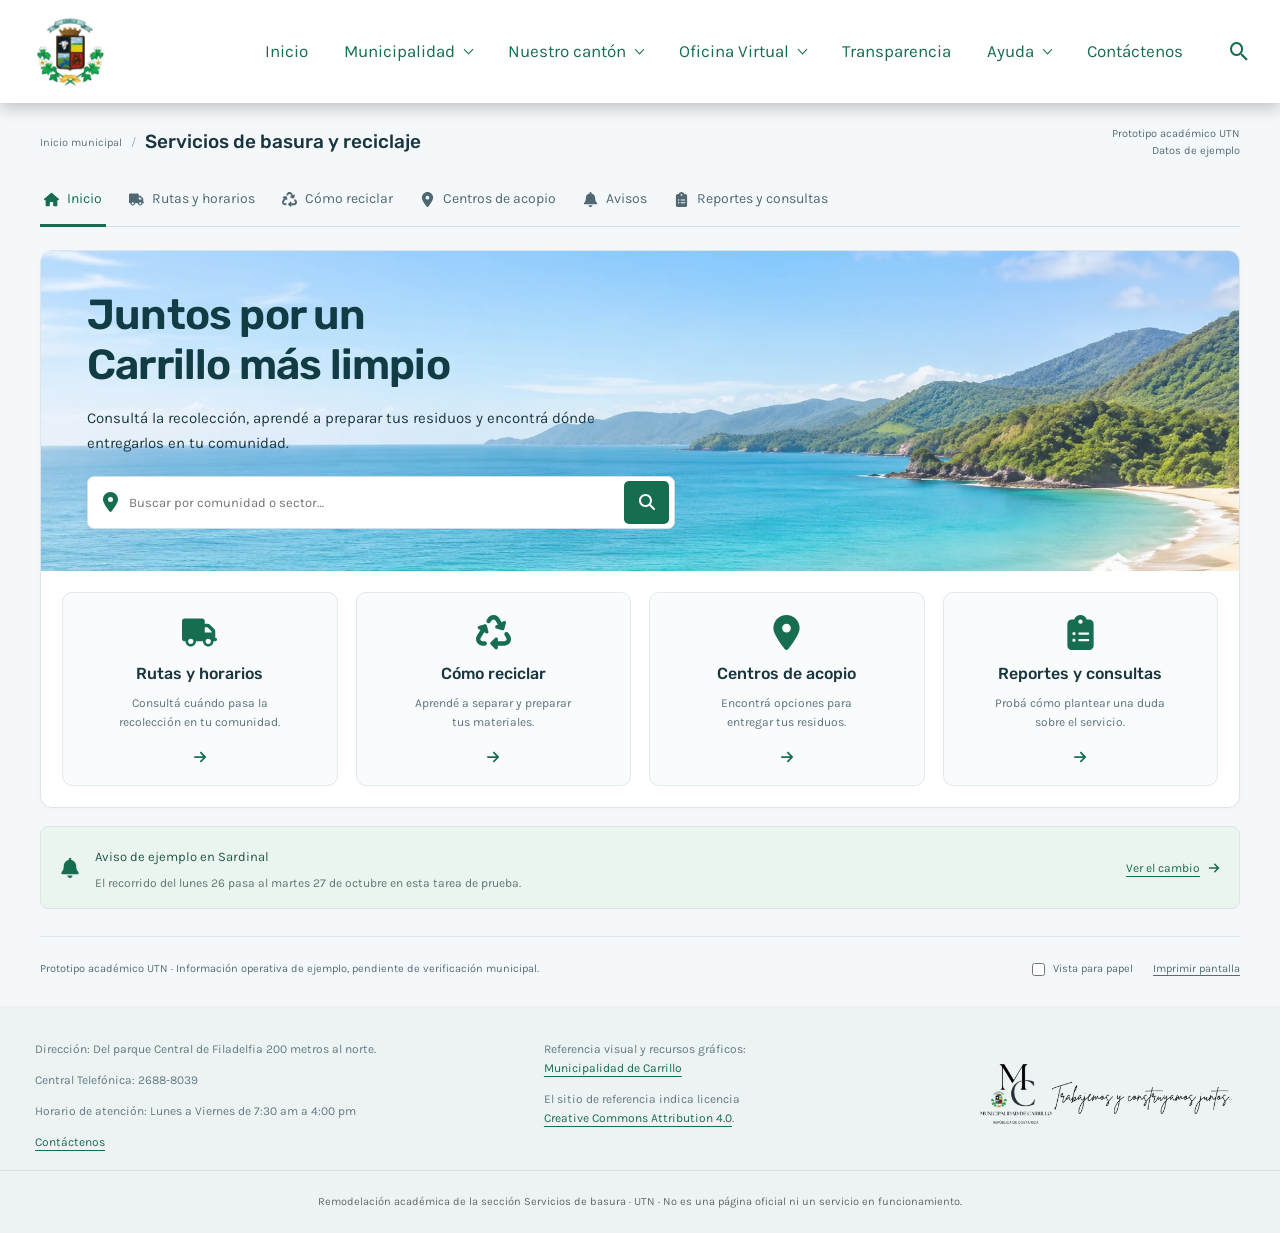
<file: ejemplo 4/index.html>
<!doctype html>
<html lang="es-CR">
<head>
  <meta charset="utf-8">
  <meta name="viewport" content="width=device-width,initial-scale=1">
  <meta name="description" content="Cuarta propuesta académica para mejorar la sección municipal de recolección y reciclaje de Carrillo.">
  <title>Servicios de basura y reciclaje · Ejemplo 4</title>
  <link rel="icon" href="assets/escudo-carrillo.png" type="image/png">
  <link rel="stylesheet" href="municipal.css">
  <link rel="stylesheet" href="vendor/leaflet/leaflet.css">
  <link rel="stylesheet" href="styles.css">
  <script src="vendor/leaflet/leaflet.js" defer></script>
  <script src="app.js" defer></script>
</head>
<body>
  <a class="skip-link" href="#contenido">Omitir e ir al contenido</a>
  <header class="municipal-header">
    <div class="header-content">
      <a class="municipal-logo" href="https://www.municarrillo.go.cr/" target="_blank" rel="noopener noreferrer"><img src="assets/escudo-carrillo.png" width="70" height="70" alt="Municipalidad de Carrillo"></a>
      <button class="menu-button" id="menu-button" type="button" aria-expanded="false" aria-controls="municipal-nav">Menú principal <svg class="icon " aria-hidden="true" focusable="false" xmlns="http://www.w3.org/2000/svg" viewBox="0 0 448 512"><path d="M0 96C0 78.3 14.3 64 32 64l384 0c17.7 0 32 14.3 32 32s-14.3 32-32 32L32 128C14.3 128 0 113.7 0 96zM0 256c0-17.7 14.3-32 32-32l384 0c17.7 0 32 14.3 32 32s-14.3 32-32 32L32 288c-17.7 0-32-14.3-32-32zM448 416c0 17.7-14.3 32-32 32L32 448c-17.7 0-32-14.3-32-32s14.3-32 32-32l384 0c17.7 0 32 14.3 32 32z"/></svg></button>
      <nav id="municipal-nav" aria-label="Navegación principal del sitio">
        <a href="https://www.municarrillo.go.cr/" target="_blank" rel="noopener noreferrer">Inicio</a>
        <details class="nav-dropdown"><summary>Municipalidad</summary><div class="dropdown"><a href="https://www.municarrillo.go.cr/acerca-de/" target="_blank" rel="noopener noreferrer">Acerca de la Municipalidad</a><a href="https://www.municarrillo.go.cr/acerca-de/alcaldia/" target="_blank" rel="noopener noreferrer">Alcaldía</a><a href="https://www.municarrillo.go.cr/acerca-de/departamentos/" target="_blank" rel="noopener noreferrer">Departamentos</a><a href="https://www.municarrillo.go.cr/category/noticias-municipales/" target="_blank" rel="noopener noreferrer">Noticias Municipales</a><a href="#inicio">Servicios de basura</a></div></details>
        <details class="nav-dropdown"><summary>Nuestro cantón</summary><div class="dropdown"><a href="https://www.municarrillo.go.cr/nuestro-canton/historia-de-carrillo/" target="_blank" rel="noopener noreferrer">Historia de Carrillo</a><a href="https://www.municarrillo.go.cr/nuestro-canton/distritos/" target="_blank" rel="noopener noreferrer">Distritos</a><a href="https://visorcartografico.municarrillo.go.cr/" target="_blank" rel="noopener noreferrer">Mapa del cantón</a></div></details>
        <details class="nav-dropdown"><summary>Oficina Virtual</summary><div class="dropdown"><a href="https://www.municarrillo.go.cr/" target="_blank" rel="noopener noreferrer">Consultar Oficina Virtual municipal</a></div></details>
        <a href="https://www.municarrillo.go.cr/transparencia/" target="_blank" rel="noopener noreferrer">Transparencia</a>
        <details class="nav-dropdown"><summary>Ayuda</summary><div class="dropdown"><a href="https://www.municarrillo.go.cr/preguntas-frecuentes/" target="_blank" rel="noopener noreferrer">Preguntas frecuentes</a><a href="https://www.municarrillo.go.cr/contactenos/" target="_blank" rel="noopener noreferrer">Contactar a la Municipalidad</a></div></details>
        <a href="https://www.municarrillo.go.cr/contactenos/" target="_blank" rel="noopener noreferrer">Contáctenos</a>
        <button class="site-search-button" type="button" data-open="site-search" aria-label="Buscar en esta sección"><span class="astra-search-glyph" aria-hidden="true">&#xe8b6;</span></button>
      </nav>
    </div>
  </header>
  <main id="contenido" class="service-container" tabindex="-1">
    <div class="service-context"><div><a class="context-home" href="https://www.municarrillo.go.cr/" target="_blank" rel="noopener noreferrer">Inicio municipal</a><span aria-hidden="true"> / </span><strong>Servicios de basura y reciclaje</strong></div><span class="prototype-badge">Prototipo académico UTN <span>Datos de ejemplo</span></span></div>
    <nav class="section-tabs" aria-label="Servicios de basura y reciclaje">
      <a href="#inicio" data-screen-link="inicio" aria-current="page"><svg class="icon " aria-hidden="true" focusable="false" xmlns="http://www.w3.org/2000/svg" viewBox="0 0 576 512"><path d="M575.8 255.5c0 18-15 32.1-32 32.1l-32 0 .7 160.2c0 2.7-.2 5.4-.5 8.1l0 16.2c0 22.1-17.9 40-40 40l-16 0c-1.1 0-2.2 0-3.3-.1c-1.4 .1-2.8 .1-4.2 .1L416 512l-24 0c-22.1 0-40-17.9-40-40l0-24 0-64c0-17.7-14.3-32-32-32l-64 0c-17.7 0-32 14.3-32 32l0 64 0 24c0 22.1-17.9 40-40 40l-24 0-31.9 0c-1.5 0-3-.1-4.5-.2c-1.2 .1-2.4 .2-3.6 .2l-16 0c-22.1 0-40-17.9-40-40l0-112c0-.9 0-1.9 .1-2.8l0-69.7-32 0c-18 0-32-14-32-32.1c0-9 3-17 10-24L266.4 8c7-7 15-8 22-8s15 2 21 7L564.8 231.5c8 7 12 15 11 24z"/></svg><span>Inicio</span></a>
      <a href="#rutas" data-screen-link="rutas"><svg class="icon " aria-hidden="true" focusable="false" xmlns="http://www.w3.org/2000/svg" viewBox="0 0 640 512"><path d="M48 0C21.5 0 0 21.5 0 48L0 368c0 26.5 21.5 48 48 48l16 0c0 53 43 96 96 96s96-43 96-96l128 0c0 53 43 96 96 96s96-43 96-96l32 0c17.7 0 32-14.3 32-32s-14.3-32-32-32l0-64 0-32 0-18.7c0-17-6.7-33.3-18.7-45.3L512 114.7c-12-12-28.3-18.7-45.3-18.7L416 96l0-48c0-26.5-21.5-48-48-48L48 0zM416 160l50.7 0L544 237.3l0 18.7-128 0 0-96zM112 416a48 48 0 1 1 96 0 48 48 0 1 1 -96 0zm368-48a48 48 0 1 1 0 96 48 48 0 1 1 0-96z"/></svg><span>Rutas y horarios</span></a>
      <a href="#reciclaje" data-screen-link="reciclaje"><svg class="icon " aria-hidden="true" focusable="false" xmlns="http://www.w3.org/2000/svg" viewBox="0 0 512 512"><path d="M174.7 45.1C192.2 17 223 0 256 0s63.8 17 81.3 45.1l38.6 61.7 27-15.6c8.4-4.9 18.9-4.2 26.6 1.7s11.1 15.9 8.6 25.3l-23.4 87.4c-3.4 12.8-16.6 20.4-29.4 17l-87.4-23.4c-9.4-2.5-16.3-10.4-17.6-20s3.4-19.1 11.8-23.9l28.4-16.4L283 79c-5.8-9.3-16-15-27-15s-21.2 5.7-27 15l-17.5 28c-9.2 14.8-28.6 19.5-43.6 10.5c-15.3-9.2-20.2-29.2-10.7-44.4l17.5-28zM429.5 251.9c15-9 34.4-4.3 43.6 10.5l24.4 39.1c9.4 15.1 14.4 32.4 14.6 50.2c.3 53.1-42.7 96.4-95.8 96.4L320 448l0 32c0 9.7-5.8 18.5-14.8 22.2s-19.3 1.7-26.2-5.2l-64-64c-9.4-9.4-9.4-24.6 0-33.9l64-64c6.9-6.9 17.2-8.9 26.2-5.2s14.8 12.5 14.8 22.2l0 32 96.2 0c17.6 0 31.9-14.4 31.8-32c0-5.9-1.7-11.7-4.8-16.7l-24.4-39.1c-9.5-15.2-4.7-35.2 10.7-44.4zm-364.6-31L36 204.2c-8.4-4.9-13.1-14.3-11.8-23.9s8.2-17.5 17.6-20l87.4-23.4c12.8-3.4 26 4.2 29.4 17L182 241.2c2.5 9.4-.9 19.3-8.6 25.3s-18.2 6.6-26.6 1.7l-26.5-15.3L68.8 335.3c-3.1 5-4.8 10.8-4.8 16.7c-.1 17.6 14.2 32 31.8 32l32.2 0c17.7 0 32 14.3 32 32s-14.3 32-32 32l-32.2 0C42.7 448-.3 404.8 0 351.6c.1-17.8 5.1-35.1 14.6-50.2l50.3-80.5z"/></svg><span>Cómo reciclar</span></a>
      <a href="#centros" data-screen-link="centros"><svg class="icon " aria-hidden="true" focusable="false" xmlns="http://www.w3.org/2000/svg" viewBox="0 0 384 512"><path d="M215.7 499.2C267 435 384 279.4 384 192C384 86 298 0 192 0S0 86 0 192c0 87.4 117 243 168.3 307.2c12.3 15.3 35.1 15.3 47.4 0zM192 128a64 64 0 1 1 0 128 64 64 0 1 1 0-128z"/></svg><span>Centros de acopio</span></a>
      <a href="#avisos" data-screen-link="avisos"><svg class="icon " aria-hidden="true" focusable="false" xmlns="http://www.w3.org/2000/svg" viewBox="0 0 448 512"><path d="M224 0c-17.7 0-32 14.3-32 32l0 19.2C119 66 64 130.6 64 208l0 18.8c0 47-17.3 92.4-48.5 127.6l-7.4 8.3c-8.4 9.4-10.4 22.9-5.3 34.4S19.4 416 32 416l384 0c12.6 0 24-7.4 29.2-18.9s3.1-25-5.3-34.4l-7.4-8.3C401.3 319.2 384 273.9 384 226.8l0-18.8c0-77.4-55-142-128-156.8L256 32c0-17.7-14.3-32-32-32zm45.3 493.3c12-12 18.7-28.3 18.7-45.3l-64 0-64 0c0 17 6.7 33.3 18.7 45.3s28.3 18.7 45.3 18.7s33.3-6.7 45.3-18.7z"/></svg><span>Avisos</span></a>
      <a href="#reportes" data-screen-link="reportes"><svg class="icon " aria-hidden="true" focusable="false" xmlns="http://www.w3.org/2000/svg" viewBox="0 0 384 512"><path d="M192 0c-41.8 0-77.4 26.7-90.5 64L64 64C28.7 64 0 92.7 0 128L0 448c0 35.3 28.7 64 64 64l256 0c35.3 0 64-28.7 64-64l0-320c0-35.3-28.7-64-64-64l-37.5 0C269.4 26.7 233.8 0 192 0zm0 64a32 32 0 1 1 0 64 32 32 0 1 1 0-64zM72 272a24 24 0 1 1 48 0 24 24 0 1 1 -48 0zm104-16l128 0c8.8 0 16 7.2 16 16s-7.2 16-16 16l-128 0c-8.8 0-16-7.2-16-16s7.2-16 16-16zM72 368a24 24 0 1 1 48 0 24 24 0 1 1 -48 0zm88 0c0-8.8 7.2-16 16-16l128 0c8.8 0 16 7.2 16 16s-7.2 16-16 16l-128 0c-8.8 0-16-7.2-16-16z"/></svg><span>Reportes y consultas</span></a>
    </nav>

    <section id="inicio" class="screen" data-screen aria-labelledby="home-title">
      <div class="home-surface">
        <div class="coast-hero"><img class="coast-photo" src="assets/portada-costa.webp" width="1920" height="701" alt="Paisaje costero ilustrativo inspirado en Guanacaste"><div class="hero-copy"><h1 id="home-title">Juntos por un<br>Carrillo más limpio</h1><p>Consultá la recolección, aprendé a preparar tus residuos y encontrá dónde entregarlos en tu comunidad.</p><form id="home-search" class="community-search"><label class="visually-hidden" for="community-query">Buscar por comunidad o sector</label><svg class="icon " aria-hidden="true" focusable="false" xmlns="http://www.w3.org/2000/svg" viewBox="0 0 384 512"><path d="M215.7 499.2C267 435 384 279.4 384 192C384 86 298 0 192 0S0 86 0 192c0 87.4 117 243 168.3 307.2c12.3 15.3 35.1 15.3 47.4 0zM192 128a64 64 0 1 1 0 128 64 64 0 1 1 0-128z"/></svg><input id="community-query" type="search" list="community-list" placeholder="Buscar por comunidad o sector…" autocomplete="off" required><button type="submit" aria-label="Consultar comunidad"><svg class="icon " aria-hidden="true" focusable="false" xmlns="http://www.w3.org/2000/svg" viewBox="0 0 512 512"><path d="M416 208c0 45.9-14.9 88.3-40 122.7L502.6 457.4c12.5 12.5 12.5 32.8 0 45.3s-32.8 12.5-45.3 0L330.7 376c-34.4 25.2-76.8 40-122.7 40C93.1 416 0 322.9 0 208S93.1 0 208 0S416 93.1 416 208zM208 352a144 144 0 1 0 0-288 144 144 0 1 0 0 288z"/></svg></button></form><datalist id="community-list"><option value="Sardinal"><option value="Artola"><option value="Filadelfia"><option value="Belén"><option value="Palmira"><option value="Corralillos"><option value="Paso Tempisque"><option value="Los Jocotes"><option value="Playas del Coco"></datalist><p id="home-search-error" class="field-error" role="alert" hidden>Elegí una comunidad de la lista para consultar el ejemplo.</p></div></div>
        <div class="home-tiles">
          <a class="home-tile" href="#rutas"><svg class="icon " aria-hidden="true" focusable="false" xmlns="http://www.w3.org/2000/svg" viewBox="0 0 640 512"><path d="M48 0C21.5 0 0 21.5 0 48L0 368c0 26.5 21.5 48 48 48l16 0c0 53 43 96 96 96s96-43 96-96l128 0c0 53 43 96 96 96s96-43 96-96l32 0c17.7 0 32-14.3 32-32s-14.3-32-32-32l0-64 0-32 0-18.7c0-17-6.7-33.3-18.7-45.3L512 114.7c-12-12-28.3-18.7-45.3-18.7L416 96l0-48c0-26.5-21.5-48-48-48L48 0zM416 160l50.7 0L544 237.3l0 18.7-128 0 0-96zM112 416a48 48 0 1 1 96 0 48 48 0 1 1 -96 0zm368-48a48 48 0 1 1 0 96 48 48 0 1 1 0-96z"/></svg><h2>Rutas y horarios</h2><p>Consultá cuándo pasa la recolección en tu comunidad.</p><span class="tile-arrow"><svg class="icon " aria-hidden="true" focusable="false" xmlns="http://www.w3.org/2000/svg" viewBox="0 0 448 512"><path d="M438.6 278.6c12.5-12.5 12.5-32.8 0-45.3l-160-160c-12.5-12.5-32.8-12.5-45.3 0s-12.5 32.8 0 45.3L338.8 224 32 224c-17.7 0-32 14.3-32 32s14.3 32 32 32l306.7 0L233.4 393.4c-12.5 12.5-12.5 32.8 0 45.3s32.8 12.5 45.3 0l160-160z"/></svg></span></a>
          <a class="home-tile" href="#reciclaje"><svg class="icon " aria-hidden="true" focusable="false" xmlns="http://www.w3.org/2000/svg" viewBox="0 0 512 512"><path d="M174.7 45.1C192.2 17 223 0 256 0s63.8 17 81.3 45.1l38.6 61.7 27-15.6c8.4-4.9 18.9-4.2 26.6 1.7s11.1 15.9 8.6 25.3l-23.4 87.4c-3.4 12.8-16.6 20.4-29.4 17l-87.4-23.4c-9.4-2.5-16.3-10.4-17.6-20s3.4-19.1 11.8-23.9l28.4-16.4L283 79c-5.8-9.3-16-15-27-15s-21.2 5.7-27 15l-17.5 28c-9.2 14.8-28.6 19.5-43.6 10.5c-15.3-9.2-20.2-29.2-10.7-44.4l17.5-28zM429.5 251.9c15-9 34.4-4.3 43.6 10.5l24.4 39.1c9.4 15.1 14.4 32.4 14.6 50.2c.3 53.1-42.7 96.4-95.8 96.4L320 448l0 32c0 9.7-5.8 18.5-14.8 22.2s-19.3 1.7-26.2-5.2l-64-64c-9.4-9.4-9.4-24.6 0-33.9l64-64c6.9-6.9 17.2-8.9 26.2-5.2s14.8 12.5 14.8 22.2l0 32 96.2 0c17.6 0 31.9-14.4 31.8-32c0-5.9-1.7-11.7-4.8-16.7l-24.4-39.1c-9.5-15.2-4.7-35.2 10.7-44.4zm-364.6-31L36 204.2c-8.4-4.9-13.1-14.3-11.8-23.9s8.2-17.5 17.6-20l87.4-23.4c12.8-3.4 26 4.2 29.4 17L182 241.2c2.5 9.4-.9 19.3-8.6 25.3s-18.2 6.6-26.6 1.7l-26.5-15.3L68.8 335.3c-3.1 5-4.8 10.8-4.8 16.7c-.1 17.6 14.2 32 31.8 32l32.2 0c17.7 0 32 14.3 32 32s-14.3 32-32 32l-32.2 0C42.7 448-.3 404.8 0 351.6c.1-17.8 5.1-35.1 14.6-50.2l50.3-80.5z"/></svg><h2>Cómo reciclar</h2><p>Aprendé a separar y preparar tus materiales.</p><span class="tile-arrow"><svg class="icon " aria-hidden="true" focusable="false" xmlns="http://www.w3.org/2000/svg" viewBox="0 0 448 512"><path d="M438.6 278.6c12.5-12.5 12.5-32.8 0-45.3l-160-160c-12.5-12.5-32.8-12.5-45.3 0s-12.5 32.8 0 45.3L338.8 224 32 224c-17.7 0-32 14.3-32 32s14.3 32 32 32l306.7 0L233.4 393.4c-12.5 12.5-12.5 32.8 0 45.3s32.8 12.5 45.3 0l160-160z"/></svg></span></a>
          <a class="home-tile" href="#centros"><svg class="icon " aria-hidden="true" focusable="false" xmlns="http://www.w3.org/2000/svg" viewBox="0 0 384 512"><path d="M215.7 499.2C267 435 384 279.4 384 192C384 86 298 0 192 0S0 86 0 192c0 87.4 117 243 168.3 307.2c12.3 15.3 35.1 15.3 47.4 0zM192 128a64 64 0 1 1 0 128 64 64 0 1 1 0-128z"/></svg><h2>Centros de acopio</h2><p>Encontrá opciones para entregar tus residuos.</p><span class="tile-arrow"><svg class="icon " aria-hidden="true" focusable="false" xmlns="http://www.w3.org/2000/svg" viewBox="0 0 448 512"><path d="M438.6 278.6c12.5-12.5 12.5-32.8 0-45.3l-160-160c-12.5-12.5-32.8-12.5-45.3 0s-12.5 32.8 0 45.3L338.8 224 32 224c-17.7 0-32 14.3-32 32s14.3 32 32 32l306.7 0L233.4 393.4c-12.5 12.5-12.5 32.8 0 45.3s32.8 12.5 45.3 0l160-160z"/></svg></span></a>
          <a class="home-tile" href="#reportes"><svg class="icon " aria-hidden="true" focusable="false" xmlns="http://www.w3.org/2000/svg" viewBox="0 0 384 512"><path d="M192 0c-41.8 0-77.4 26.7-90.5 64L64 64C28.7 64 0 92.7 0 128L0 448c0 35.3 28.7 64 64 64l256 0c35.3 0 64-28.7 64-64l0-320c0-35.3-28.7-64-64-64l-37.5 0C269.4 26.7 233.8 0 192 0zm0 64a32 32 0 1 1 0 64 32 32 0 1 1 0-64zM72 272a24 24 0 1 1 48 0 24 24 0 1 1 -48 0zm104-16l128 0c8.8 0 16 7.2 16 16s-7.2 16-16 16l-128 0c-8.8 0-16-7.2-16-16s7.2-16 16-16zM72 368a24 24 0 1 1 48 0 24 24 0 1 1 -48 0zm88 0c0-8.8 7.2-16 16-16l128 0c8.8 0 16 7.2 16 16s-7.2 16-16 16l-128 0c-8.8 0-16-7.2-16-16z"/></svg><h2>Reportes y consultas</h2><p>Probá cómo plantear una duda sobre el servicio.</p><span class="tile-arrow"><svg class="icon " aria-hidden="true" focusable="false" xmlns="http://www.w3.org/2000/svg" viewBox="0 0 448 512"><path d="M438.6 278.6c12.5-12.5 12.5-32.8 0-45.3l-160-160c-12.5-12.5-32.8-12.5-45.3 0s-12.5 32.8 0 45.3L338.8 224 32 224c-17.7 0-32 14.3-32 32s14.3 32 32 32l306.7 0L233.4 393.4c-12.5 12.5-12.5 32.8 0 45.3s32.8 12.5 45.3 0l160-160z"/></svg></span></a>
        </div>
      </div>
      <aside class="notice-ribbon"><svg class="icon " aria-hidden="true" focusable="false" xmlns="http://www.w3.org/2000/svg" viewBox="0 0 448 512"><path d="M224 0c-17.7 0-32 14.3-32 32l0 19.2C119 66 64 130.6 64 208l0 18.8c0 47-17.3 92.4-48.5 127.6l-7.4 8.3c-8.4 9.4-10.4 22.9-5.3 34.4S19.4 416 32 416l384 0c12.6 0 24-7.4 29.2-18.9s3.1-25-5.3-34.4l-7.4-8.3C401.3 319.2 384 273.9 384 226.8l0-18.8c0-77.4-55-142-128-156.8L256 32c0-17.7-14.3-32-32-32zm45.3 493.3c12-12 18.7-28.3 18.7-45.3l-64 0-64 0c0 17 6.7 33.3 18.7 45.3s28.3 18.7 45.3 18.7s33.3-6.7 45.3-18.7z"/></svg><div><strong>Aviso de ejemplo en Sardinal</strong><p>El recorrido del lunes 26 pasa al martes 27 de octubre en esta tarea de prueba.</p></div><button class="plain-link" type="button" data-open="notice-change">Ver el cambio <svg class="icon " aria-hidden="true" focusable="false" xmlns="http://www.w3.org/2000/svg" viewBox="0 0 448 512"><path d="M438.6 278.6c12.5-12.5 12.5-32.8 0-45.3l-160-160c-12.5-12.5-32.8-12.5-45.3 0s-12.5 32.8 0 45.3L338.8 224 32 224c-17.7 0-32 14.3-32 32s14.3 32 32 32l306.7 0L233.4 393.4c-12.5 12.5-12.5 32.8 0 45.3s32.8 12.5 45.3 0l160-160z"/></svg></button></aside>
    </section>

    <section id="rutas" class="screen" data-screen aria-labelledby="routes-title">
      <div class="screen-heading"><h1 id="routes-title">Rutas y horarios de recolección</h1><p>Seleccioná tu comunidad para consultar el horario y el recorrido de ejemplo.</p></div>
      <div class="select-community"><label class="visually-hidden" for="route-community">Comunidad</label><svg class="icon " aria-hidden="true" focusable="false" xmlns="http://www.w3.org/2000/svg" viewBox="0 0 384 512"><path d="M215.7 499.2C267 435 384 279.4 384 192C384 86 298 0 192 0S0 86 0 192c0 87.4 117 243 168.3 307.2c12.3 15.3 35.1 15.3 47.4 0zM192 128a64 64 0 1 1 0 128 64 64 0 1 1 0-128z"/></svg><select id="route-community" data-community><option>Sardinal</option><option>Artola</option><option>Filadelfia</option><option>Belén</option><option>Palmira</option><option>Corralillos</option><option>Paso Tempisque</option><option>Los Jocotes</option><option>Playas del Coco</option></select></div>
      <div class="route-layout">
        <section class="white-panel calendar-panel"><h2>Calendario de recolección · <span data-community-name>Sardinal</span></h2>
          <div class="schedule-pair"><div class="service-kind ordinary"><svg class="icon " aria-hidden="true" focusable="false" xmlns="http://www.w3.org/2000/svg" viewBox="0 0 448 512"><path d="M135.2 17.7C140.6 6.8 151.7 0 163.8 0L284.2 0c12.1 0 23.2 6.8 28.6 17.7L320 32l96 0c17.7 0 32 14.3 32 32s-14.3 32-32 32L32 96C14.3 96 0 81.7 0 64S14.3 32 32 32l96 0 7.2-14.3zM32 128l384 0 0 320c0 35.3-28.7 64-64 64L96 512c-35.3 0-64-28.7-64-64l0-320zm96 64c-8.8 0-16 7.2-16 16l0 224c0 8.8 7.2 16 16 16s16-7.2 16-16l0-224c0-8.8-7.2-16-16-16zm96 0c-8.8 0-16 7.2-16 16l0 224c0 8.8 7.2 16 16 16s16-7.2 16-16l0-224c0-8.8-7.2-16-16-16zm96 0c-8.8 0-16 7.2-16 16l0 224c0 8.8 7.2 16 16 16s16-7.2 16-16l0-224c0-8.8-7.2-16-16-16z"/></svg><strong>Basura ordinaria</strong></div><div class="service-value"><strong id="ordinary-day">Martes 27 de octubre</strong><span id="ordinary-time">6:00 a. m. a 12:00 m. d.</span><small>Horario ficticio para la prueba</small></div></div>
          <div class="schedule-pair"><div class="service-kind recyclable"><svg class="icon " aria-hidden="true" focusable="false" xmlns="http://www.w3.org/2000/svg" viewBox="0 0 512 512"><path d="M174.7 45.1C192.2 17 223 0 256 0s63.8 17 81.3 45.1l38.6 61.7 27-15.6c8.4-4.9 18.9-4.2 26.6 1.7s11.1 15.9 8.6 25.3l-23.4 87.4c-3.4 12.8-16.6 20.4-29.4 17l-87.4-23.4c-9.4-2.5-16.3-10.4-17.6-20s3.4-19.1 11.8-23.9l28.4-16.4L283 79c-5.8-9.3-16-15-27-15s-21.2 5.7-27 15l-17.5 28c-9.2 14.8-28.6 19.5-43.6 10.5c-15.3-9.2-20.2-29.2-10.7-44.4l17.5-28zM429.5 251.9c15-9 34.4-4.3 43.6 10.5l24.4 39.1c9.4 15.1 14.4 32.4 14.6 50.2c.3 53.1-42.7 96.4-95.8 96.4L320 448l0 32c0 9.7-5.8 18.5-14.8 22.2s-19.3 1.7-26.2-5.2l-64-64c-9.4-9.4-9.4-24.6 0-33.9l64-64c6.9-6.9 17.2-8.9 26.2-5.2s14.8 12.5 14.8 22.2l0 32 96.2 0c17.6 0 31.9-14.4 31.8-32c0-5.9-1.7-11.7-4.8-16.7l-24.4-39.1c-9.5-15.2-4.7-35.2 10.7-44.4zm-364.6-31L36 204.2c-8.4-4.9-13.1-14.3-11.8-23.9s8.2-17.5 17.6-20l87.4-23.4c12.8-3.4 26 4.2 29.4 17L182 241.2c2.5 9.4-.9 19.3-8.6 25.3s-18.2 6.6-26.6 1.7l-26.5-15.3L68.8 335.3c-3.1 5-4.8 10.8-4.8 16.7c-.1 17.6 14.2 32 31.8 32l32.2 0c17.7 0 32 14.3 32 32s-14.3 32-32 32l-32.2 0C42.7 448-.3 404.8 0 351.6c.1-17.8 5.1-35.1 14.6-50.2l50.3-80.5z"/></svg><strong>Residuos reciclables</strong></div><div class="service-value"><strong>Recepción por confirmar</strong><a href="#centros">Consultar puntos de entrega</a></div></div>
          <div class="schedule-pair"><div class="service-kind organic"><svg class="icon " aria-hidden="true" focusable="false" xmlns="http://www.w3.org/2000/svg" viewBox="0 0 512 512"><path d="M272 96c-78.6 0-145.1 51.5-167.7 122.5c33.6-17 71.5-26.5 111.7-26.5l88 0c8.8 0 16 7.2 16 16s-7.2 16-16 16l-16 0-72 0s0 0 0 0c-16.6 0-32.7 1.9-48.3 5.4c-25.9 5.9-49.9 16.4-71.4 30.7c0 0 0 0 0 0C38.3 298.8 0 364.9 0 440l0 16c0 13.3 10.7 24 24 24s24-10.7 24-24l0-16c0-48.7 20.7-92.5 53.8-123.2C121.6 392.3 190.3 448 272 448l1 0c132.1-.7 239-130.9 239-291.4c0-42.6-7.5-83.1-21.1-119.6c-2.6-6.9-12.7-6.6-16.2-.1C455.9 72.1 418.7 96 376 96L272 96z"/></svg><strong>Residuos orgánicos</strong></div><div class="service-value"><strong>Servicio por confirmar</strong><span>No hay un recorrido verificado en este prototipo.</span></div></div>
          <div class="soft-tip"><svg class="icon " aria-hidden="true" focusable="false" xmlns="http://www.w3.org/2000/svg" viewBox="0 0 512 512"><path d="M256 512A256 256 0 1 0 256 0a256 256 0 1 0 0 512zM216 336l24 0 0-64-24 0c-13.3 0-24-10.7-24-24s10.7-24 24-24l48 0c13.3 0 24 10.7 24 24l0 88 8 0c13.3 0 24 10.7 24 24s-10.7 24-24 24l-80 0c-13.3 0-24-10.7-24-24s10.7-24 24-24zm40-208a32 32 0 1 1 0 64 32 32 0 1 1 0-64z"/></svg><p>Los horarios y la línea del mapa son ilustrativos. Confirmá el servicio real con la Municipalidad.</p></div>
          <div id="route-change" class="route-change"><span><svg class="icon " aria-hidden="true" focusable="false" xmlns="http://www.w3.org/2000/svg" viewBox="0 0 448 512"><path d="M224 0c-17.7 0-32 14.3-32 32l0 19.2C119 66 64 130.6 64 208l0 18.8c0 47-17.3 92.4-48.5 127.6l-7.4 8.3c-8.4 9.4-10.4 22.9-5.3 34.4S19.4 416 32 416l384 0c12.6 0 24-7.4 29.2-18.9s3.1-25-5.3-34.4l-7.4-8.3C401.3 319.2 384 273.9 384 226.8l0-18.8c0-77.4-55-142-128-156.8L256 32c0-17.7-14.3-32-32-32zm45.3 493.3c12-12 18.7-28.3 18.7-45.3l-64 0-64 0c0 17 6.7 33.3 18.7 45.3s28.3 18.7 45.3 18.7s33.3-6.7 45.3-18.7z"/></svg>Hay un cambio para Sardinal en el escenario.</span><button class="plain-link" type="button" data-open="notice-change">Consultar aviso</button></div>
        </section>
        <section class="white-panel map-panel"><h2>Ruta de recolección de ejemplo</h2><div id="route-map" class="map-view" role="region" aria-label="Mapa de referencia con un recorrido ficticio"></div><p class="map-error" id="route-map-error" hidden>El mapa necesita conexión y una vista HTTP, como Live Preview. Los horarios se pueden consultar sin él.</p><div class="map-legend"><span><i class="legend-line"></i>Recorrido ficticio</span><span><i class="legend-dot blue"></i>Referencias del ejemplo</span></div><p class="map-caption" id="route-caption">La línea no representa una ruta municipal confirmada.</p><p class="map-credit">Mapa © <a href="https://www.openstreetmap.org/copyright" target="_blank" rel="noopener noreferrer">OpenStreetMap contributors</a> · <a href="https://www.openstreetmap.org/fixthemap" target="_blank" rel="noopener noreferrer">Informar un error del mapa</a></p></section>
      </div>
    </section>

    <section id="reciclaje" class="screen" data-screen aria-labelledby="recycling-title">
      <div class="screen-heading with-search"><div><h1 id="recycling-title">¿Cómo separar tus residuos?</h1><p>Una guía para preparar los materiales antes de llevarlos a un lugar de entrega.</p></div><div class="compact-search"><label class="visually-hidden" for="material-query">Buscar material</label><svg class="icon " aria-hidden="true" focusable="false" xmlns="http://www.w3.org/2000/svg" viewBox="0 0 512 512"><path d="M416 208c0 45.9-14.9 88.3-40 122.7L502.6 457.4c12.5 12.5 12.5 32.8 0 45.3s-32.8 12.5-45.3 0L330.7 376c-34.4 25.2-76.8 40-122.7 40C93.1 416 0 322.9 0 208S93.1 0 208 0S416 93.1 416 208zM208 352a144 144 0 1 0 0-288 144 144 0 1 0 0 288z"/></svg><input id="material-query" type="search" placeholder="Buscar material…"></div></div>
      <div class="recycling-grid">
        <article class="recycle-card paper" data-material-card data-name="papel carton periodicos cajas hojas revistas"><span class="material-picture"><svg class="icon " aria-hidden="true" focusable="false" xmlns="http://www.w3.org/2000/svg" viewBox="0 0 384 512"><path d="M64 0C28.7 0 0 28.7 0 64L0 448c0 35.3 28.7 64 64 64l256 0c35.3 0 64-28.7 64-64l0-288-128 0c-17.7 0-32-14.3-32-32L224 0 64 0zM256 0l0 128 128 0L256 0zM112 256l160 0c8.8 0 16 7.2 16 16s-7.2 16-16 16l-160 0c-8.8 0-16-7.2-16-16s7.2-16 16-16zm0 64l160 0c8.8 0 16 7.2 16 16s-7.2 16-16 16l-160 0c-8.8 0-16-7.2-16-16s7.2-16 16-16zm0 64l160 0c8.8 0 16 7.2 16 16s-7.2 16-16 16l-160 0c-8.8 0-16-7.2-16-16s7.2-16 16-16z"/></svg></span><h2>Papel y cartón</h2><ul><li>Periódicos y hojas</li><li>Cajas plegadas</li><li>Papel limpio y seco</li></ul><button class="btn material-button" type="button" data-open="material-carton">Ver preparación</button></article>
        <article class="recycle-card plastic" data-material-card data-name="plastico botellas envases tapas"><span class="material-picture"><svg class="icon " aria-hidden="true" focusable="false" xmlns="http://www.w3.org/2000/svg" viewBox="0 0 320 512"><path d="M120 0l80 0c13.3 0 24 10.7 24 24l0 40L96 64l0-40c0-13.3 10.7-24 24-24zM32 167.5c0-19.5 10-37.6 26.6-47.9l15.8-9.9C88.7 100.7 105.2 96 122.1 96l75.8 0c16.9 0 33.4 4.7 47.7 13.7l15.8 9.9C278 129.9 288 148 288 167.5c0 17-7.5 32.3-19.4 42.6C280.6 221.7 288 238 288 256c0 19.1-8.4 36.3-21.7 48c13.3 11.7 21.7 28.9 21.7 48s-8.4 36.3-21.7 48c13.3 11.7 21.7 28.9 21.7 48c0 35.3-28.7 64-64 64L96 512c-35.3 0-64-28.7-64-64c0-19.1 8.4-36.3 21.7-48C40.4 388.3 32 371.1 32 352s8.4-36.3 21.7-48C40.4 292.3 32 275.1 32 256c0-18 7.4-34.3 19.4-45.9C39.5 199.7 32 184.5 32 167.5zM96 240c0 8.8 7.2 16 16 16l96 0c8.8 0 16-7.2 16-16s-7.2-16-16-16l-96 0c-8.8 0-16 7.2-16 16zm16 112c-8.8 0-16 7.2-16 16s7.2 16 16 16l96 0c8.8 0 16-7.2 16-16s-7.2-16-16-16l-96 0z"/></svg></span><h2>Plástico</h2><ul><li>Botellas vacías</li><li>Envases sin restos</li><li>Tapas, según recepción</li></ul><button class="btn material-button" type="button" data-open="material-plastico">Ver preparación</button></article>
        <article class="recycle-card metal" data-material-card data-name="metal latas aluminio"><span class="material-picture"><svg class="icon " aria-hidden="true" focusable="false" xmlns="http://www.w3.org/2000/svg" viewBox="0 0 320 512"><path d="M32 32C32 14.3 46.3 0 64 0L256 0c17.7 0 32 14.3 32 32s-14.3 32-32 32L64 64C46.3 64 32 49.7 32 32zM0 160c0-35.3 28.7-64 64-64l192 0c35.3 0 64 28.7 64 64l0 288c0 35.3-28.7 64-64 64L64 512c-35.3 0-64-28.7-64-64L0 160zm96 64c-17.7 0-32 14.3-32 32l0 96c0 17.7 14.3 32 32 32l128 0c17.7 0 32-14.3 32-32l0-96c0-17.7-14.3-32-32-32L96 224z"/></svg></span><h2>Metales</h2><ul><li>Latas de bebidas</li><li>Envases metálicos vacíos</li><li>Según condiciones del receptor</li></ul><button class="btn material-button" type="button" data-open="material-metal">Ver preparación</button></article>
        <article class="recycle-card glass" data-material-card data-name="vidrio botellas frascos"><span class="material-picture"><svg class="icon " aria-hidden="true" focusable="false" xmlns="http://www.w3.org/2000/svg" viewBox="0 0 512 512"><path d="M393.4 9.4c12.5-12.5 32.8-12.5 45.3 0l64 64c12.5 12.5 12.5 32.8 0 45.3c-11.8 11.8-30.7 12.5-43.2 1.9l-9.5 9.5-48.8 48.8c-9.2 9.2-11.5 22.9-8.6 35.6c9.4 40.9-1.9 85.6-33.8 117.5L197.3 493.3c-25 25-65.5 25-90.5 0l-88-88c-25-25-25-65.5 0-90.5L180.2 153.3c31.9-31.9 76.6-43.1 117.5-33.8c12.6 2.9 26.4 .5 35.5-8.6l48.8-48.8 9.5-9.5c-10.6-12.6-10-31.4 1.9-43.2zM99.3 347.3l65.4 65.4c6.2 6.2 16.4 6.2 22.6 0l97.4-97.4c6.2-6.2 6.2-16.4 0-22.6l-65.4-65.4c-6.2-6.2-16.4-6.2-22.6 0L99.3 324.7c-6.2 6.2-6.2 16.4 0 22.6z"/></svg></span><h2>Vidrio</h2><ul><li>Botellas y frascos</li><li>Envases protegidos</li><li>Confirmar el tipo de vidrio</li></ul><button class="btn material-button" type="button" data-open="material-vidrio">Ver preparación</button></article>
      </div>
      <div class="remember-banner"><svg class="icon " aria-hidden="true" focusable="false" xmlns="http://www.w3.org/2000/svg" viewBox="0 0 384 512"><path d="M272 384c9.6-31.9 29.5-59.1 49.2-86.2c0 0 0 0 0 0c5.2-7.1 10.4-14.2 15.4-21.4c19.8-28.5 31.4-63 31.4-100.3C368 78.8 289.2 0 192 0S16 78.8 16 176c0 37.3 11.6 71.9 31.4 100.3c5 7.2 10.2 14.3 15.4 21.4c0 0 0 0 0 0c19.8 27.1 39.7 54.4 49.2 86.2l160 0zM192 512c44.2 0 80-35.8 80-80l0-16-160 0 0 16c0 44.2 35.8 80 80 80zM112 176c0 8.8-7.2 16-16 16s-16-7.2-16-16c0-61.9 50.1-112 112-112c8.8 0 16 7.2 16 16s-7.2 16-16 16c-44.2 0-80 35.8-80 80z"/></svg><p><strong>Recordá:</strong> vaciá y prepará los materiales según lo que pida el receptor. Los colores de estas tarjetas sirven para navegar; no indican un color oficial de bolsa.</p></div>
      <div class="special-materials"><article data-material-card data-name="electronicos computadora celular aparatos equipos laptop"><svg class="icon " aria-hidden="true" focusable="false" xmlns="http://www.w3.org/2000/svg" viewBox="0 0 640 512"><path d="M128 32C92.7 32 64 60.7 64 96l0 256 64 0 0-256 384 0 0 256 64 0 0-256c0-35.3-28.7-64-64-64L128 32zM19.2 384C8.6 384 0 392.6 0 403.2C0 445.6 34.4 480 76.8 480l486.4 0c42.4 0 76.8-34.4 76.8-76.8c0-10.6-8.6-19.2-19.2-19.2L19.2 384z"/></svg><div><h2>Electrónicos</h2><p>Equipos que requieren una opción de entrega específica.</p></div><button class="plain-link" type="button" data-open="material-electronicos">Ver condiciones <svg class="icon " aria-hidden="true" focusable="false" xmlns="http://www.w3.org/2000/svg" viewBox="0 0 448 512"><path d="M438.6 278.6c12.5-12.5 12.5-32.8 0-45.3l-160-160c-12.5-12.5-32.8-12.5-45.3 0s-12.5 32.8 0 45.3L338.8 224 32 224c-17.7 0-32 14.3-32 32s14.3 32 32 32l306.7 0L233.4 393.4c-12.5 12.5-12.5 32.8 0 45.3s32.8 12.5 45.3 0l160-160z"/></svg></button></article><article data-material-card data-name="muebles sillones colchones voluminosos"><svg class="icon " aria-hidden="true" focusable="false" xmlns="http://www.w3.org/2000/svg" viewBox="0 0 640 512"><path d="M64 160C64 89.3 121.3 32 192 32l256 0c70.7 0 128 57.3 128 128l0 33.6c-36.5 7.4-64 39.7-64 78.4l0 48-384 0 0-48c0-38.7-27.5-71-64-78.4L64 160zM544 272c0-20.9 13.4-38.7 32-45.3c5-1.8 10.4-2.7 16-2.7c26.5 0 48 21.5 48 48l0 176c0 17.7-14.3 32-32 32l-32 0c-17.7 0-32-14.3-32-32L96 448c0 17.7-14.3 32-32 32l-32 0c-17.7 0-32-14.3-32-32L0 272c0-26.5 21.5-48 48-48c5.6 0 11 1 16 2.7c18.6 6.6 32 24.4 32 45.3l0 48 0 32 32 0 384 0 32 0 0-32 0-48z"/></svg><div><h2>Muebles</h2><p>Consultá tamaños, cantidades y jornadas autorizadas.</p></div><button class="plain-link" type="button" data-open="material-muebles">Ver condiciones <svg class="icon " aria-hidden="true" focusable="false" xmlns="http://www.w3.org/2000/svg" viewBox="0 0 448 512"><path d="M438.6 278.6c12.5-12.5 12.5-32.8 0-45.3l-160-160c-12.5-12.5-32.8-12.5-45.3 0s-12.5 32.8 0 45.3L338.8 224 32 224c-17.7 0-32 14.3-32 32s14.3 32 32 32l306.7 0L233.4 393.4c-12.5 12.5-12.5 32.8 0 45.3s32.8 12.5 45.3 0l160-160z"/></svg></button></article></div>
      <p class="result-line" id="material-count" role="status" aria-live="polite">6 materiales de referencia</p><div id="materials-empty" class="empty-state" hidden><h2>No encontramos ese material</h2><p>Probá otro nombre o borrá la búsqueda para volver a la guía.</p><button class="btn secondary" type="button" id="reset-materials">Ver todos los materiales</button></div>
    </section>

    <section id="centros" class="screen" data-screen aria-labelledby="centers-title">
      <div class="screen-heading"><h1 id="centers-title">Centros de acopio y reciclaje</h1><p>Buscá una opción de entrega y revisá los horarios, materiales y condiciones.</p></div>
      <form id="center-search" class="center-search" role="search" aria-label="Buscar centros de acopio"><svg class="icon " aria-hidden="true" focusable="false" xmlns="http://www.w3.org/2000/svg" viewBox="0 0 384 512"><path d="M215.7 499.2C267 435 384 279.4 384 192C384 86 298 0 192 0S0 86 0 192c0 87.4 117 243 168.3 307.2c12.3 15.3 35.1 15.3 47.4 0zM192 128a64 64 0 1 1 0 128 64 64 0 1 1 0-128z"/></svg><label class="visually-hidden" for="center-query">Buscar por comunidad o material</label><input type="search" id="center-query" placeholder="Buscar por comunidad o tipo de material…"><button type="reset" aria-label="Limpiar búsqueda"><svg class="icon " aria-hidden="true" focusable="false" xmlns="http://www.w3.org/2000/svg" viewBox="0 0 384 512"><path d="M342.6 150.6c12.5-12.5 12.5-32.8 0-45.3s-32.8-12.5-45.3 0L192 210.7 86.6 105.4c-12.5-12.5-32.8-12.5-45.3 0s-12.5 32.8 0 45.3L146.7 256 41.4 361.4c-12.5 12.5-12.5 32.8 0 45.3s32.8 12.5 45.3 0L192 301.3 297.4 406.6c12.5 12.5 32.8 12.5 45.3 0s12.5-32.8 0-45.3L237.3 256 342.6 150.6z"/></svg></button></form>
      <div class="centers-layout"><div class="center-list"><p class="result-line" id="center-count" role="status" aria-live="polite">3 lugares de ejemplo</p>
        <article class="center-row is-selected" data-center="sardinal" data-materials="plastico carton metal"><span class="center-pin"><svg class="icon " aria-hidden="true" focusable="false" xmlns="http://www.w3.org/2000/svg" viewBox="0 0 384 512"><path d="M215.7 499.2C267 435 384 279.4 384 192C384 86 298 0 192 0S0 86 0 192c0 87.4 117 243 168.3 307.2c12.3 15.3 35.1 15.3 47.4 0zM192 128a64 64 0 1 1 0 128 64 64 0 1 1 0-128z"/></svg></span><div><button class="center-title" type="button" data-select-center="sardinal" aria-pressed="true">Centro de ejemplo de Sardinal</button><p>Sardinal, Carrillo · Lugar ficticio</p><p>Lun. a vie. · 8:00 a. m. a 3:00 p. m.</p><button class="plain-link small" type="button" data-open="point-sardinal">Ver condiciones de entrega</button></div><div class="material-tags"><span class="tag-paper">Papel y cartón</span><span class="tag-plastic">Plástico</span><span class="tag-metal">Metal</span></div></article>
        <article class="center-row" data-center="filadelfia" data-materials="plastico carton vidrio metal"><span class="center-pin"><svg class="icon " aria-hidden="true" focusable="false" xmlns="http://www.w3.org/2000/svg" viewBox="0 0 384 512"><path d="M215.7 499.2C267 435 384 279.4 384 192C384 86 298 0 192 0S0 86 0 192c0 87.4 117 243 168.3 307.2c12.3 15.3 35.1 15.3 47.4 0zM192 128a64 64 0 1 1 0 128 64 64 0 1 1 0-128z"/></svg></span><div><button class="center-title" type="button" data-select-center="filadelfia" aria-pressed="false">Punto de ejemplo de Filadelfia</button><p>Filadelfia, Carrillo · Lugar ficticio</p><p>Lun. a vie. · 8:00 a. m. a 2:00 p. m.</p><button class="plain-link small" type="button" data-open="point-filadelfia">Ver condiciones de entrega</button></div><div class="material-tags"><span class="tag-paper">Papel y cartón</span><span class="tag-plastic">Plástico</span><span class="tag-glass">Vidrio</span><span class="tag-neutral">Metal</span></div></article>
        <article class="center-row" data-center="belen" data-materials="electronicos muebles"><span class="center-pin"><svg class="icon " aria-hidden="true" focusable="false" xmlns="http://www.w3.org/2000/svg" viewBox="0 0 384 512"><path d="M215.7 499.2C267 435 384 279.4 384 192C384 86 298 0 192 0S0 86 0 192c0 87.4 117 243 168.3 307.2c12.3 15.3 35.1 15.3 47.4 0zM192 128a64 64 0 1 1 0 128 64 64 0 1 1 0-128z"/></svg></span><div><button class="center-title" type="button" data-select-center="belen" aria-pressed="false">Jornada de ejemplo en Belén</button><p>Belén, Carrillo · Jornada ficticia</p><p>Sáb. 31 de octubre · 8:00 a. m. a 12:00 m. d.</p><button class="plain-link small" type="button" data-open="point-belen">Ver condiciones de entrega</button></div><div class="material-tags"><span class="tag-neutral">Electrónicos</span><span class="tag-plastic">Muebles</span></div></article>
        <div id="centers-empty" class="empty-state" hidden><h2>No hay coincidencias</h2><p>El directorio contiene solo tres ejemplos. Probá otra comunidad o material.</p><button class="btn secondary" type="button" id="reset-centers">Limpiar búsqueda</button></div>
      </div><section class="white-panel map-panel center-map-panel"><h2>Lugares del escenario</h2><div id="centers-map" class="map-view" role="region" aria-label="Mapa con puntos ficticios de entrega"></div><p id="centers-map-error" class="map-error" hidden>El mapa necesita conexión y una vista HTTP, como Live Preview. Podés consultar las fichas sin el mapa.</p><div class="map-legend"><span><i class="legend-dot green"></i>Lugares ficticios</span><span><i class="legend-dot blue"></i>Lugar seleccionado</span></div><p class="map-caption" id="center-map-caption">Centro de ejemplo de Sardinal. Las posiciones son ilustrativas, no direcciones confirmadas.</p><p class="map-credit">Mapa © <a href="https://www.openstreetmap.org/copyright" target="_blank" rel="noopener noreferrer">OpenStreetMap contributors</a></p></section></div>
      <div class="soft-tip location-disclaimer"><svg class="icon " aria-hidden="true" focusable="false" xmlns="http://www.w3.org/2000/svg" viewBox="0 0 512 512"><path d="M256 512A256 256 0 1 0 256 0a256 256 0 1 0 0 512zM216 336l24 0 0-64-24 0c-13.3 0-24-10.7-24-24s10.7-24 24-24l48 0c13.3 0 24 10.7 24 24l0 88 8 0c13.3 0 24 10.7 24 24s-10.7 24-24 24l-80 0c-13.3 0-24-10.7-24-24s10.7-24 24-24zm40-208a32 32 0 1 1 0 64 32 32 0 1 1 0-64z"/></svg><p>Las ubicaciones, horarios y materiales son ficticios. Confirmá una dirección y un contacto reales antes de trasladar residuos.</p></div>
    </section>

    <section id="avisos" class="screen" data-screen aria-labelledby="notices-title"><div class="screen-heading"><h1 id="notices-title">Avisos y campañas</h1><p>Consultá los cambios de recolección y las jornadas del escenario de prueba.</p></div><div class="notice-filters"><div class="field"><label for="notice-community">Comunidad</label><select id="notice-community"><option value="">Todas las comunidades</option><option>Sardinal</option><option>Artola</option><option>Filadelfia</option><option>Belén</option><option>Palmira</option><option>Corralillos</option><option>Paso Tempisque</option><option>Los Jocotes</option><option>Playas del Coco</option></select></div><div class="field"><label for="notice-kind">Tipo de aviso</label><select id="notice-kind"><option value="">Todos los avisos</option><option value="cambio">Cambio de recolección</option><option value="campana">Campaña</option></select></div><button class="plain-link" type="button" id="reset-notices">Limpiar filtros</button></div><p class="result-line" id="notice-count" role="status" aria-live="polite">2 avisos de ejemplo</p><div class="notice-cards"><article data-notice data-community="Sardinal" data-kind="cambio"><span class="notice-card-icon"><svg class="icon " aria-hidden="true" focusable="false" xmlns="http://www.w3.org/2000/svg" viewBox="0 0 448 512"><path d="M128 0c17.7 0 32 14.3 32 32l0 32 128 0 0-32c0-17.7 14.3-32 32-32s32 14.3 32 32l0 32 48 0c26.5 0 48 21.5 48 48l0 48L0 160l0-48C0 85.5 21.5 64 48 64l48 0 0-32c0-17.7 14.3-32 32-32zM0 192l448 0 0 272c0 26.5-21.5 48-48 48L48 512c-26.5 0-48-21.5-48-48L0 192zm64 80l0 32c0 8.8 7.2 16 16 16l32 0c8.8 0 16-7.2 16-16l0-32c0-8.8-7.2-16-16-16l-32 0c-8.8 0-16 7.2-16 16zm128 0l0 32c0 8.8 7.2 16 16 16l32 0c8.8 0 16-7.2 16-16l0-32c0-8.8-7.2-16-16-16l-32 0c-8.8 0-16 7.2-16 16zm144-16c-8.8 0-16 7.2-16 16l0 32c0 8.8 7.2 16 16 16l32 0c8.8 0 16-7.2 16-16l0-32c0-8.8-7.2-16-16-16l-32 0zM64 400l0 32c0 8.8 7.2 16 16 16l32 0c8.8 0 16-7.2 16-16l0-32c0-8.8-7.2-16-16-16l-32 0c-8.8 0-16 7.2-16 16zm144-16c-8.8 0-16 7.2-16 16l0 32c0 8.8 7.2 16 16 16l32 0c8.8 0 16-7.2 16-16l0-32c0-8.8-7.2-16-16-16l-32 0zm112 16l0 32c0 8.8 7.2 16 16 16l32 0c8.8 0 16-7.2 16-16l0-32c0-8.8-7.2-16-16-16l-32 0c-8.8 0-16 7.2-16 16z"/></svg></span><div><span class="example-label">Sardinal · Aviso ficticio</span><h2>Cambio en el día de recolección</h2><p>En el ejemplo, el lunes 26 se reprograma para el martes 27 de octubre.</p><button class="plain-link" type="button" data-open="notice-change">Consultar el aviso <svg class="icon " aria-hidden="true" focusable="false" xmlns="http://www.w3.org/2000/svg" viewBox="0 0 448 512"><path d="M438.6 278.6c12.5-12.5 12.5-32.8 0-45.3l-160-160c-12.5-12.5-32.8-12.5-45.3 0s-12.5 32.8 0 45.3L338.8 224 32 224c-17.7 0-32 14.3-32 32s14.3 32 32 32l306.7 0L233.4 393.4c-12.5 12.5-12.5 32.8 0 45.3s32.8 12.5 45.3 0l160-160z"/></svg></button></div></article><article data-notice data-community="Belén" data-kind="campana"><span class="notice-card-icon"><svg class="icon " aria-hidden="true" focusable="false" xmlns="http://www.w3.org/2000/svg" viewBox="0 0 640 512"><path d="M128 32C92.7 32 64 60.7 64 96l0 256 64 0 0-256 384 0 0 256 64 0 0-256c0-35.3-28.7-64-64-64L128 32zM19.2 384C8.6 384 0 392.6 0 403.2C0 445.6 34.4 480 76.8 480l486.4 0c42.4 0 76.8-34.4 76.8-76.8c0-10.6-8.6-19.2-19.2-19.2L19.2 384z"/></svg></span><div><span class="example-label">Belén · Campaña ficticia</span><h2>Jornada de residuos especiales</h2><p>Consultá qué se recibe y cómo preparar equipos y muebles para la entrega.</p><button class="plain-link" type="button" data-open="notice-campaign">Ver la jornada <svg class="icon " aria-hidden="true" focusable="false" xmlns="http://www.w3.org/2000/svg" viewBox="0 0 448 512"><path d="M438.6 278.6c12.5-12.5 12.5-32.8 0-45.3l-160-160c-12.5-12.5-32.8-12.5-45.3 0s-12.5 32.8 0 45.3L338.8 224 32 224c-17.7 0-32 14.3-32 32s14.3 32 32 32l306.7 0L233.4 393.4c-12.5 12.5-12.5 32.8 0 45.3s32.8 12.5 45.3 0l160-160z"/></svg></button></div></article></div><div id="notices-empty" class="empty-state" hidden><h2>No hay avisos de ejemplo con esos filtros</h2><p>Elegí otra comunidad o consultá todos los avisos.</p></div></section>

    <section id="reportes" class="screen" data-screen aria-labelledby="reports-title"><div class="screen-heading"><h1 id="reports-title">Reportes y consultas</h1><p>Probá cómo plantear una consulta sobre recolección, materiales o lugares de entrega.</p></div><div class="report-layout"><aside class="report-intro"><svg class="icon " aria-hidden="true" focusable="false" xmlns="http://www.w3.org/2000/svg" viewBox="0 0 512 512"><path d="M256 448c141.4 0 256-93.1 256-208S397.4 32 256 32S0 125.1 0 240c0 45.1 17.7 86.8 47.7 120.9c-1.9 24.5-11.4 46.3-21.4 62.9c-5.5 9.2-11.1 16.6-15.2 21.6c-2.1 2.5-3.7 4.4-4.9 5.7c-.6 .6-1 1.1-1.3 1.4l-.3 .3c0 0 0 0 0 0c0 0 0 0 0 0s0 0 0 0s0 0 0 0c-4.6 4.6-5.9 11.4-3.4 17.4c2.5 6 8.3 9.9 14.8 9.9c28.7 0 57.6-8.9 81.6-19.3c22.9-10 42.4-21.9 54.3-30.6c31.8 11.5 67 17.9 104.1 17.9zM128 208a32 32 0 1 1 0 64 32 32 0 1 1 0-64zm128 0a32 32 0 1 1 0 64 32 32 0 1 1 0-64zm96 32a32 32 0 1 1 64 0 32 32 0 1 1 -64 0z"/></svg><h2>Reporte o consulta</h2><p>Si tenés una duda sobre el servicio o necesitás describir una situación, podés completar este formulario de prueba.</p><button class="btn" type="button" id="new-report">Nuevo reporte</button><p class="simulation-note">Simulación local: no se envía información a la Municipalidad ni se guardan los archivos.</p></aside><div class="white-panel report-panel"><form id="report-form"><h2>Nuevo reporte</h2><div class="report-fields"><div class="field"><label for="report-type">Tipo de reporte</label><select id="report-type" required><option value="">Seleccioná una opción</option><option>El camión no pasó</option><option>Duda sobre un residuo</option><option>Información de un punto de entrega</option><option>Otra consulta</option></select></div><div class="field"><label for="report-community">Comunidad</label><select id="report-community" required><option value="">Seleccioná tu comunidad</option><option>Sardinal</option><option>Artola</option><option>Filadelfia</option><option>Belén</option><option>Palmira</option><option>Corralillos</option><option>Paso Tempisque</option><option>Los Jocotes</option><option>Playas del Coco</option></select></div></div><div class="field"><label for="report-description">Descripción</label><textarea id="report-description" rows="5" minlength="15" maxlength="1000" required placeholder="Describí la situación sin incluir información personal."></textarea><span class="field-help">Escribí al menos 15 caracteres.</span></div><div class="field attachment-field"><label for="report-photo">Adjuntar foto <span>(opcional)</span></label><input type="file" id="report-photo" accept="image/*" aria-describedby="photo-help"><span class="field-help" id="photo-help">Una imagen de hasta 5 MB. Solo se muestra en este navegador.</span><p id="photo-error" class="field-error" role="alert" hidden>Elegí una imagen de hasta 5 MB.</p><div class="attachment-preview" id="photo-preview" hidden><img id="photo-image" alt="Vista previa de la imagen elegida"><span id="photo-name"></span><button class="plain-link" type="button" id="remove-photo">Quitar imagen</button></div></div><div class="report-actions"><span>Ejercicio académico · Sin envío real</span><button class="btn" type="submit">Enviar reporte de prueba <svg class="icon " aria-hidden="true" focusable="false" xmlns="http://www.w3.org/2000/svg" viewBox="0 0 448 512"><path d="M438.6 278.6c12.5-12.5 12.5-32.8 0-45.3l-160-160c-12.5-12.5-32.8-12.5-45.3 0s-12.5 32.8 0 45.3L338.8 224 32 224c-17.7 0-32 14.3-32 32s14.3 32 32 32l306.7 0L233.4 393.4c-12.5 12.5-12.5 32.8 0 45.3s32.8 12.5 45.3 0l160-160z"/></svg></button></div></form><section id="report-success" class="report-success" aria-labelledby="report-success-title" hidden><span class="success-symbol"><svg class="icon " aria-hidden="true" focusable="false" xmlns="http://www.w3.org/2000/svg" viewBox="0 0 512 512"><path d="M256 512A256 256 0 1 0 256 0a256 256 0 1 0 0 512zM369 209L241 337c-9.4 9.4-24.6 9.4-33.9 0l-64-64c-9.4-9.4-9.4-24.6 0-33.9s24.6-9.4 33.9 0l47 47L335 175c9.4-9.4 24.6-9.4 33.9 0s9.4 24.6 0 33.9z"/></svg></span><h2 id="report-success-title" tabindex="-1">Reporte de prueba completado</h2><p>La simulación terminó. No se envió ni se guardó información.</p><dl><div><dt>Tipo</dt><dd id="success-type"></dd></div><div><dt>Comunidad</dt><dd id="success-community"></dd></div><div><dt>Descripción</dt><dd id="success-description"></dd></div><div><dt>Foto</dt><dd id="success-photo"></dd></div></dl><button class="btn secondary" type="button" id="another-report">Crear otro reporte</button></section></div></div></section>
    <div class="academic-footer"><p>Prototipo académico UTN · Información operativa de ejemplo, pendiente de verificación municipal.</p><div><label><input type="checkbox" id="paper-view"> Vista para papel</label><button type="button" id="print-view">Imprimir pantalla</button></div></div>
  </main>
  <footer class="municipal-footer"><div class="footer-content"><div><p><strong>Dirección:</strong> Del parque Central de Filadelfia 200 metros al norte.</p><p><strong>Central Telefónica:</strong> 2688-8039</p><p><strong>Horario de atención:</strong> Lunes a Viernes de 7:30 am a 4:00 pm</p><a href="https://www.municarrillo.go.cr/contactenos/" target="_blank" rel="noopener noreferrer">Contáctenos</a></div><div><p>Referencia visual y recursos gráficos:<br><a href="https://www.municarrillo.go.cr/tag/servicios-basura/" target="_blank" rel="noopener noreferrer">Municipalidad de Carrillo</a></p><p>El sitio de referencia indica licencia<br><a href="https://creativecommons.org/licenses/by/4.0/" target="_blank" rel="noopener noreferrer">Creative Commons Attribution 4.0</a>.</p></div><div class="footer-logo"><img src="assets/construyamos-juntos.png" alt="Logo Construyamos Juntos de la Municipalidad de Carrillo" width="287" height="89"></div></div><div class="footer-disclaimer">Remodelación académica de la sección Servicios de basura · UTN · No es una página oficial ni un servicio en funcionamiento.</div></footer>
  <dialog id="notice-change" aria-labelledby="notice-change-title"><button class="dialog-close" type="button" data-close aria-label="Cerrar aviso"><svg class="icon " aria-hidden="true" focusable="false" xmlns="http://www.w3.org/2000/svg" viewBox="0 0 384 512"><path d="M342.6 150.6c12.5-12.5 12.5-32.8 0-45.3s-32.8-12.5-45.3 0L192 210.7 86.6 105.4c-12.5-12.5-32.8-12.5-45.3 0s-12.5 32.8 0 45.3L146.7 256 41.4 361.4c-12.5 12.5-12.5 32.8 0 45.3s32.8 12.5 45.3 0L192 301.3 297.4 406.6c12.5 12.5 32.8 12.5 45.3 0s12.5-32.8 0-45.3L237.3 256 342.6 150.6z"/></svg></button><span class="example-tag">Aviso ficticio · Sardinal</span><h2 id="notice-change-title">Cambio en el día de recolección</h2><p class="dialog-meta">Publicación de ejemplo: 23 de octubre de 2026.</p><p>La recolección de basura ordinaria de Sardinal cambia de día en el escenario de prueba.</p><div class="change-dates"><div><span>Día habitual del ejemplo</span><strong>Lunes 26</strong><p>Octubre de 2026</p></div><div><span>Nuevo día del ejemplo</span><strong>Martes 27</strong><p>6:00 a. m. a 12:00 m. d.</p></div></div><h3>¿Qué debo hacer en esta tarea?</h3><p>Esperar hasta el nuevo día del escenario y mantener los residuos en la propiedad hasta la entrega.</p><p class="demo-note">Las fechas son ficticias. En el servicio real, verificá el aviso municipal antes de actuar.</p><a class="button outline" href="#rutas" data-close>Consultar horarios</a></dialog>
  <dialog id="notice-campaign" aria-labelledby="notice-campaign-title"><button class="dialog-close" type="button" data-close aria-label="Cerrar aviso"><svg class="icon " aria-hidden="true" focusable="false" xmlns="http://www.w3.org/2000/svg" viewBox="0 0 384 512"><path d="M342.6 150.6c12.5-12.5 12.5-32.8 0-45.3s-32.8-12.5-45.3 0L192 210.7 86.6 105.4c-12.5-12.5-32.8-12.5-45.3 0s-12.5 32.8 0 45.3L146.7 256 41.4 361.4c-12.5 12.5-12.5 32.8 0 45.3s32.8 12.5 45.3 0L192 301.3 297.4 406.6c12.5 12.5 32.8 12.5 45.3 0s12.5-32.8 0-45.3L237.3 256 342.6 150.6z"/></svg></button><span class="example-tag">Campaña ficticia · Belén</span><h2 id="notice-campaign-title">Jornada de residuos especiales</h2><p>Fecha de ejemplo: sábado 31 de octubre de 2026.</p><p>Horario de ejemplo: 8:00 a. m. a 12:00 m. d.</p><p>En el escenario se reciben electrónicos y muebles. Las cantidades y condiciones se consultan en la ficha.</p><p class="demo-note">No corresponde a una campaña confirmada. Dirección y contacto pendientes de verificar.</p><button class="button outline" type="button" data-open="point-belen">Ver condiciones de entrega</button></dialog>
  <dialog id="point-sardinal" aria-labelledby="point-sardinal-title"><button class="dialog-close" type="button" data-close aria-label="Cerrar ficha"><svg class="icon " aria-hidden="true" focusable="false" xmlns="http://www.w3.org/2000/svg" viewBox="0 0 384 512"><path d="M342.6 150.6c12.5-12.5 12.5-32.8 0-45.3s-32.8-12.5-45.3 0L192 210.7 86.6 105.4c-12.5-12.5-32.8-12.5-45.3 0s-12.5 32.8 0 45.3L146.7 256 41.4 361.4c-12.5 12.5-12.5 32.8 0 45.3s32.8 12.5 45.3 0L192 301.3 297.4 406.6c12.5 12.5 32.8 12.5 45.3 0s12.5-32.8 0-45.3L237.3 256 342.6 150.6z"/></svg></button><span class="example-tag">Lugar ficticio</span><h2 id="point-sardinal-title">Punto de ejemplo de Sardinal</h2><dl class="detail-list"><div><dt>Comunidad</dt><dd>Sardinal, Carrillo</dd></div><div><dt>Recepción de ejemplo</dt><dd>Lunes a viernes, 8:00 a. m. a 3:00 p. m.</dd></div><div><dt>Dirección</dt><dd>Pendiente de verificación municipal.</dd></div><div><dt>Contacto</dt><dd>Pendiente de confirmar.</dd></div><div><dt>Materiales del escenario</dt><dd>Plástico, papel y cartón, latas y metales.</dd></div></dl><h3>Condiciones de ejemplo</h3><ul><li>Materiales separados por tipo.</li><li>Envases vacíos; papel y cartón secos.</li><li>Confirmar el recipiente, las cantidades y la recepción antes de ir.</li><li>No dejar materiales fuera de una recepción autorizada.</li></ul><p class="demo-note">Este lugar no representa un punto real confirmado.</p><a href="#reciclaje" data-close>Consultar cómo prepararlos</a></dialog>
  <dialog id="point-filadelfia" aria-labelledby="point-filadelfia-title"><button class="dialog-close" type="button" data-close aria-label="Cerrar ficha"><svg class="icon " aria-hidden="true" focusable="false" xmlns="http://www.w3.org/2000/svg" viewBox="0 0 384 512"><path d="M342.6 150.6c12.5-12.5 12.5-32.8 0-45.3s-32.8-12.5-45.3 0L192 210.7 86.6 105.4c-12.5-12.5-32.8-12.5-45.3 0s-12.5 32.8 0 45.3L146.7 256 41.4 361.4c-12.5 12.5-12.5 32.8 0 45.3s32.8 12.5 45.3 0L192 301.3 297.4 406.6c12.5 12.5 32.8 12.5 45.3 0s12.5-32.8 0-45.3L237.3 256 342.6 150.6z"/></svg></button><span class="example-tag">Lugar ficticio</span><h2 id="point-filadelfia-title">Punto de ejemplo de Filadelfia</h2><dl class="detail-list"><div><dt>Comunidad</dt><dd>Filadelfia, Carrillo</dd></div><div><dt>Recepción de ejemplo</dt><dd>Lunes a viernes, 8:00 a. m. a 2:00 p. m.</dd></div><div><dt>Dirección y contacto</dt><dd>Pendientes de verificación.</dd></div><div><dt>Materiales del escenario</dt><dd>Plástico, papel y cartón, vidrio, latas y metales.</dd></div></dl><h3>Condiciones de ejemplo</h3><ul><li>Materiales separados, vacíos y secos según corresponda.</li><li>Vidrio protegido contra golpes.</li><li>Confirmar el tipo de vidrio, recipiente y cantidades con el receptor.</li></ul><p class="demo-note">Este lugar no representa un punto real confirmado.</p><a href="#reciclaje" data-close>Consultar cómo prepararlos</a></dialog>
  <dialog id="point-belen" aria-labelledby="point-belen-title"><button class="dialog-close" type="button" data-close aria-label="Cerrar ficha"><svg class="icon " aria-hidden="true" focusable="false" xmlns="http://www.w3.org/2000/svg" viewBox="0 0 384 512"><path d="M342.6 150.6c12.5-12.5 12.5-32.8 0-45.3s-32.8-12.5-45.3 0L192 210.7 86.6 105.4c-12.5-12.5-32.8-12.5-45.3 0s-12.5 32.8 0 45.3L146.7 256 41.4 361.4c-12.5 12.5-12.5 32.8 0 45.3s32.8 12.5 45.3 0L192 301.3 297.4 406.6c12.5 12.5 32.8 12.5 45.3 0s12.5-32.8 0-45.3L237.3 256 342.6 150.6z"/></svg></button><span class="example-tag">Jornada ficticia</span><h2 id="point-belen-title">Jornada de ejemplo en Belén</h2><dl class="detail-list"><div><dt>Comunidad</dt><dd>Belén, Carrillo</dd></div><div><dt>Recepción de ejemplo</dt><dd>Sábado 31 de octubre de 2026, 8:00 a. m. a 12:00 m. d.</dd></div><div><dt>Dirección</dt><dd>Pendiente de verificación municipal.</dd></div><div><dt>Contacto</dt><dd>Pendiente de confirmar.</dd></div><div><dt>Materiales del escenario</dt><dd>Aparatos electrónicos y muebles.</dd></div></dl><h3>Condiciones de ejemplo</h3><ul><li>Consultar qué equipos, tamaños y cantidades se reciben.</li><li>Confirmar cómo proteger los equipos para su traslado.</li><li>Coordinar la entrega en la fecha autorizada.</li><li>No dejar equipos ni muebles en la vía pública.</li></ul><p class="demo-note">Esta jornada no está confirmada y no tiene una ubicación real asociada.</p><a href="#reciclaje" data-open-material="electronicos" data-close>Consultar preparación de electrónicos</a></dialog>
  <dialog id="site-search" aria-labelledby="site-search-title"><button class="dialog-close" type="button" data-close aria-label="Cerrar búsqueda"><svg class="icon " aria-hidden="true" focusable="false" xmlns="http://www.w3.org/2000/svg" viewBox="0 0 384 512"><path d="M342.6 150.6c12.5-12.5 12.5-32.8 0-45.3s-32.8-12.5-45.3 0L192 210.7 86.6 105.4c-12.5-12.5-32.8-12.5-45.3 0s-12.5 32.8 0 45.3L146.7 256 41.4 361.4c-12.5 12.5-12.5 32.8 0 45.3s32.8 12.5 45.3 0L192 301.3 297.4 406.6c12.5 12.5 32.8 12.5 45.3 0s12.5-32.8 0-45.3L237.3 256 342.6 150.6z"/></svg></button><h2 id="site-search-title">Buscar en Servicios de basura</h2><form id="section-search-form"><div class="field"><label for="section-query">¿Qué información buscás?</label><input id="section-query" type="search" placeholder="Horarios, cartón, electrónicos, avisos…" required></div><button class="button" type="submit">Buscar</button></form><p class="dialog-meta">La búsqueda se limita a los contenidos de este prototipo.</p><div id="search-options" hidden><p>No encontramos una coincidencia directa. Podés consultar:</p><ul><li><a href="#rutas" data-close>Horarios y rutas</a></li><li><a href="#centros" data-close>Lugares de entrega</a></li><li><a href="#reciclaje" data-close>Preparación de materiales</a></li><li><a href="#avisos" data-close>Avisos y campañas</a></li></ul></div></dialog>
<dialog id="material-carton" class="material-dialog paper" aria-labelledby="material-carton-title"><button class="dialog-close" type="button" data-close aria-label="Cerrar preparación"><svg class="icon " aria-hidden="true" focusable="false" xmlns="http://www.w3.org/2000/svg" viewBox="0 0 384 512"><path d="M342.6 150.6c12.5-12.5 12.5-32.8 0-45.3s-32.8-12.5-45.3 0L192 210.7 86.6 105.4c-12.5-12.5-32.8-12.5-45.3 0s-12.5 32.8 0 45.3L146.7 256 41.4 361.4c-12.5 12.5-12.5 32.8 0 45.3s32.8 12.5 45.3 0L192 301.3 297.4 406.6c12.5 12.5 32.8 12.5 45.3 0s12.5-32.8 0-45.3L237.3 256 342.6 150.6z"/></svg></button><span class="material-dialog-icon"><svg class="icon " aria-hidden="true" focusable="false" xmlns="http://www.w3.org/2000/svg" viewBox="0 0 384 512"><path d="M64 0C28.7 0 0 28.7 0 64L0 448c0 35.3 28.7 64 64 64l256 0c35.3 0 64-28.7 64-64l0-288-128 0c-17.7 0-32-14.3-32-32L224 0 64 0zM256 0l0 128 128 0L256 0zM112 256l160 0c8.8 0 16 7.2 16 16s-7.2 16-16 16l-160 0c-8.8 0-16-7.2-16-16s7.2-16 16-16zm0 64l160 0c8.8 0 16 7.2 16 16s-7.2 16-16 16l-160 0c-8.8 0-16-7.2-16-16s7.2-16 16-16zm0 64l160 0c8.8 0 16 7.2 16 16s-7.2 16-16 16l-160 0c-8.8 0-16-7.2-16-16s7.2-16 16-16z"/></svg></span><h2 id="material-carton-title">Papel y cartón</h2><div class="material-body"><h3>Preparación</h3><ol><li>Separá el papel y el cartón que tengan grasa o restos de comida.</li><li>Plegá las cajas para ocupar menos espacio.</li><li>Guardalos bajo techo para mantenerlos secos.</li></ol><h3>Bolsa o recipiente</h3><p>Una caja o recipiente seco. Confirmá si el punto solicita los materiales atados, en cajas o en otro recipiente.</p><p>No hay un color de bolsa municipal verificado en este prototipo.</p><a href="#centros" data-material-filter="carton">Buscar dónde entregar papel y cartón</a></div><p class="dialog-note">Orientación general: confirmá materiales y condiciones con el receptor.</p></dialog>
<dialog id="material-plastico" class="material-dialog plastic" aria-labelledby="material-plastico-title"><button class="dialog-close" type="button" data-close aria-label="Cerrar preparación"><svg class="icon " aria-hidden="true" focusable="false" xmlns="http://www.w3.org/2000/svg" viewBox="0 0 384 512"><path d="M342.6 150.6c12.5-12.5 12.5-32.8 0-45.3s-32.8-12.5-45.3 0L192 210.7 86.6 105.4c-12.5-12.5-32.8-12.5-45.3 0s-12.5 32.8 0 45.3L146.7 256 41.4 361.4c-12.5 12.5-12.5 32.8 0 45.3s32.8 12.5 45.3 0L192 301.3 297.4 406.6c12.5 12.5 32.8 12.5 45.3 0s12.5-32.8 0-45.3L237.3 256 342.6 150.6z"/></svg></button><span class="material-dialog-icon"><svg class="icon " aria-hidden="true" focusable="false" xmlns="http://www.w3.org/2000/svg" viewBox="0 0 320 512"><path d="M120 0l80 0c13.3 0 24 10.7 24 24l0 40L96 64l0-40c0-13.3 10.7-24 24-24zM32 167.5c0-19.5 10-37.6 26.6-47.9l15.8-9.9C88.7 100.7 105.2 96 122.1 96l75.8 0c16.9 0 33.4 4.7 47.7 13.7l15.8 9.9C278 129.9 288 148 288 167.5c0 17-7.5 32.3-19.4 42.6C280.6 221.7 288 238 288 256c0 19.1-8.4 36.3-21.7 48c13.3 11.7 21.7 28.9 21.7 48s-8.4 36.3-21.7 48c13.3 11.7 21.7 28.9 21.7 48c0 35.3-28.7 64-64 64L96 512c-35.3 0-64-28.7-64-64c0-19.1 8.4-36.3 21.7-48C40.4 388.3 32 371.1 32 352s8.4-36.3 21.7-48C40.4 292.3 32 275.1 32 256c0-18 7.4-34.3 19.4-45.9C39.5 199.7 32 184.5 32 167.5zM96 240c0 8.8 7.2 16 16 16l96 0c8.8 0 16-7.2 16-16s-7.2-16-16-16l-96 0c-8.8 0-16 7.2-16 16zm16 112c-8.8 0-16 7.2-16 16s7.2 16 16 16l96 0c8.8 0 16-7.2 16-16s-7.2-16-16-16l-96 0z"/></svg></span><h2 id="material-plastico-title">Plástico</h2><div class="material-body"><h3>Preparación</h3><ol><li>Vaciá los envases y retirales los restos.</li><li>Si hace falta, enjuagá y dejá secar.</li><li>Separalos de los demás materiales.</li></ol><h3>Bolsa o recipiente</h3><p>Un recipiente limpio y seco. Confirmá si las tapas se reciben juntas o separadas y qué envases acepta el receptor.</p><p>No hay un color de bolsa municipal verificado en este prototipo.</p><a href="#centros" data-material-filter="plastico">Buscar dónde entregar plástico</a></div><p class="dialog-note">Orientación general: confirmá materiales y condiciones con el receptor.</p></dialog>
<dialog id="material-metal" class="material-dialog metal" aria-labelledby="material-metal-title"><button class="dialog-close" type="button" data-close aria-label="Cerrar preparación"><svg class="icon " aria-hidden="true" focusable="false" xmlns="http://www.w3.org/2000/svg" viewBox="0 0 384 512"><path d="M342.6 150.6c12.5-12.5 12.5-32.8 0-45.3s-32.8-12.5-45.3 0L192 210.7 86.6 105.4c-12.5-12.5-32.8-12.5-45.3 0s-12.5 32.8 0 45.3L146.7 256 41.4 361.4c-12.5 12.5-12.5 32.8 0 45.3s32.8 12.5 45.3 0L192 301.3 297.4 406.6c12.5 12.5 32.8 12.5 45.3 0s12.5-32.8 0-45.3L237.3 256 342.6 150.6z"/></svg></button><span class="material-dialog-icon"><svg class="icon " aria-hidden="true" focusable="false" xmlns="http://www.w3.org/2000/svg" viewBox="0 0 320 512"><path d="M32 32C32 14.3 46.3 0 64 0L256 0c17.7 0 32 14.3 32 32s-14.3 32-32 32L64 64C46.3 64 32 49.7 32 32zM0 160c0-35.3 28.7-64 64-64l192 0c35.3 0 64 28.7 64 64l0 288c0 35.3-28.7 64-64 64L64 512c-35.3 0-64-28.7-64-64L0 160zm96 64c-17.7 0-32 14.3-32 32l0 96c0 17.7 14.3 32 32 32l128 0c17.7 0 32-14.3 32-32l0-96c0-17.7-14.3-32-32-32L96 224z"/></svg></span><h2 id="material-metal-title">Metales</h2><div class="material-body"><h3>Preparación</h3><ol><li>Vaciá los envases y retirales los restos.</li><li>Dejá secar y mantenelos separados.</li><li>Evitá manipular bordes cortantes.</li></ol><h3>Bolsa o recipiente</h3><p>Confirmá el recipiente con el punto de entrega. Los aerosoles y envases con sustancias peligrosas requieren consultar condiciones específicas.</p><a href="#centros" data-material-filter="metal">Buscar dónde entregar latas y metales</a></div><p class="dialog-note">Orientación general: confirmá materiales y condiciones con el receptor.</p></dialog>
<dialog id="material-vidrio" class="material-dialog glass" aria-labelledby="material-vidrio-title"><button class="dialog-close" type="button" data-close aria-label="Cerrar preparación"><svg class="icon " aria-hidden="true" focusable="false" xmlns="http://www.w3.org/2000/svg" viewBox="0 0 384 512"><path d="M342.6 150.6c12.5-12.5 12.5-32.8 0-45.3s-32.8-12.5-45.3 0L192 210.7 86.6 105.4c-12.5-12.5-32.8-12.5-45.3 0s-12.5 32.8 0 45.3L146.7 256 41.4 361.4c-12.5 12.5-12.5 32.8 0 45.3s32.8 12.5 45.3 0L192 301.3 297.4 406.6c12.5 12.5 32.8 12.5 45.3 0s12.5-32.8 0-45.3L237.3 256 342.6 150.6z"/></svg></button><span class="material-dialog-icon"><svg class="icon " aria-hidden="true" focusable="false" xmlns="http://www.w3.org/2000/svg" viewBox="0 0 512 512"><path d="M393.4 9.4c12.5-12.5 32.8-12.5 45.3 0l64 64c12.5 12.5 12.5 32.8 0 45.3c-11.8 11.8-30.7 12.5-43.2 1.9l-9.5 9.5-48.8 48.8c-9.2 9.2-11.5 22.9-8.6 35.6c9.4 40.9-1.9 85.6-33.8 117.5L197.3 493.3c-25 25-65.5 25-90.5 0l-88-88c-25-25-25-65.5 0-90.5L180.2 153.3c31.9-31.9 76.6-43.1 117.5-33.8c12.6 2.9 26.4 .5 35.5-8.6l48.8-48.8 9.5-9.5c-10.6-12.6-10-31.4 1.9-43.2zM99.3 347.3l65.4 65.4c6.2 6.2 16.4 6.2 22.6 0l97.4-97.4c6.2-6.2 6.2-16.4 0-22.6l-65.4-65.4c-6.2-6.2-16.4-6.2-22.6 0L99.3 324.7c-6.2 6.2-6.2 16.4 0 22.6z"/></svg></span><h2 id="material-vidrio-title">Vidrio</h2><div class="material-body"><h3>Preparación</h3><ol><li>Vaciá y limpiá los envases.</li><li>Separá el vidrio de otros materiales.</li><li>Protegé los envases de golpes y consultá si el receptor acepta ese tipo de vidrio.</li></ol><h3>Bolsa o recipiente</h3><p>Un recipiente resistente. No coloqués vidrio suelto en bolsas que se puedan romper. Consultá por separado sobre espejos, cerámica, bombillos o vidrio roto.</p><a href="#centros" data-material-filter="vidrio">Buscar dónde entregar vidrio</a></div><p class="dialog-note">Orientación general: confirmá materiales y condiciones con el receptor.</p></dialog>
<dialog id="material-electronicos" class="material-dialog special" aria-labelledby="material-electronicos-title"><button class="dialog-close" type="button" data-close aria-label="Cerrar preparación"><svg class="icon " aria-hidden="true" focusable="false" xmlns="http://www.w3.org/2000/svg" viewBox="0 0 384 512"><path d="M342.6 150.6c12.5-12.5 12.5-32.8 0-45.3s-32.8-12.5-45.3 0L192 210.7 86.6 105.4c-12.5-12.5-32.8-12.5-45.3 0s-12.5 32.8 0 45.3L146.7 256 41.4 361.4c-12.5 12.5-12.5 32.8 0 45.3s32.8 12.5 45.3 0L192 301.3 297.4 406.6c12.5 12.5 32.8 12.5 45.3 0s12.5-32.8 0-45.3L237.3 256 342.6 150.6z"/></svg></button><span class="material-dialog-icon"><svg class="icon " aria-hidden="true" focusable="false" xmlns="http://www.w3.org/2000/svg" viewBox="0 0 640 512"><path d="M128 32C92.7 32 64 60.7 64 96l0 256 64 0 0-256 384 0 0 256 64 0 0-256c0-35.3-28.7-64-64-64L128 32zM19.2 384C8.6 384 0 392.6 0 403.2C0 445.6 34.4 480 76.8 480l486.4 0c42.4 0 76.8-34.4 76.8-76.8c0-10.6-8.6-19.2-19.2-19.2L19.2 384z"/></svg></span><h2 id="material-electronicos-title">Electrónicos</h2><div class="material-body"><h3>Preparación</h3><ol><li>Guardá los equipos en un lugar seco.</li><li>Consultá cuáles equipos recibe la campaña o el gestor.</li><li>Coordiná la entrega y confirmá si deben llevarse completos.</li></ol><h3>Bolsa o recipiente</h3><p>No hay una bolsa definida en el prototipo. Consultá cómo proteger y transportar los equipos.</p><p>No se confirma recepción en el camión ordinario. No dejés equipos en la vía pública.</p><a href="#centros" data-material-filter="electronicos">Buscar dónde entregar electrónicos</a></div><p class="dialog-note">Orientación general: confirmá materiales y condiciones con el receptor.</p></dialog>
<dialog id="material-muebles" class="material-dialog special" aria-labelledby="material-muebles-title"><button class="dialog-close" type="button" data-close aria-label="Cerrar preparación"><svg class="icon " aria-hidden="true" focusable="false" xmlns="http://www.w3.org/2000/svg" viewBox="0 0 384 512"><path d="M342.6 150.6c12.5-12.5 12.5-32.8 0-45.3s-32.8-12.5-45.3 0L192 210.7 86.6 105.4c-12.5-12.5-32.8-12.5-45.3 0s-12.5 32.8 0 45.3L146.7 256 41.4 361.4c-12.5 12.5-12.5 32.8 0 45.3s32.8 12.5 45.3 0L192 301.3 297.4 406.6c12.5 12.5 32.8 12.5 45.3 0s12.5-32.8 0-45.3L237.3 256 342.6 150.6z"/></svg></button><span class="material-dialog-icon"><svg class="icon " aria-hidden="true" focusable="false" xmlns="http://www.w3.org/2000/svg" viewBox="0 0 640 512"><path d="M64 160C64 89.3 121.3 32 192 32l256 0c70.7 0 128 57.3 128 128l0 33.6c-36.5 7.4-64 39.7-64 78.4l0 48-384 0 0-48c0-38.7-27.5-71-64-78.4L64 160zM544 272c0-20.9 13.4-38.7 32-45.3c5-1.8 10.4-2.7 16-2.7c26.5 0 48 21.5 48 48l0 176c0 17.7-14.3 32-32 32l-32 0c-17.7 0-32-14.3-32-32L96 448c0 17.7-14.3 32-32 32l-32 0c-17.7 0-32-14.3-32-32L0 272c0-26.5 21.5-48 48-48c5.6 0 11 1 16 2.7c18.6 6.6 32 24.4 32 45.3l0 48 0 32 32 0 384 0 32 0 0-32 0-48z"/></svg></span><h2 id="material-muebles-title">Muebles</h2><div class="material-body"><h3>Preparación</h3><ol><li>Consultá si hay una jornada o un gestor que reciba ese residuo.</li><li>Confirmá tamaños, cantidades y condiciones.</li><li>Coordiná el traslado en la fecha y el lugar autorizados.</li></ol><h3>Bolsa o recipiente</h3><p>No se usa una bolsa común. El receptor debe indicar cómo entregar cada objeto.</p><p>No se confirma recepción en el camión ordinario. No dejés muebles en lotes ni aceras.</p><a href="#centros" data-material-filter="muebles">Buscar dónde entregar muebles</a></div><p class="dialog-note">Orientación general: confirmá materiales y condiciones con el receptor.</p></dialog>
  <noscript><p class="service-container soft-tip">Activá JavaScript para usar los filtros, los mapas y la simulación del formulario. Todo el contenido de las pantallas está escrito en HTML.</p></noscript>
</body>
</html>
</file>
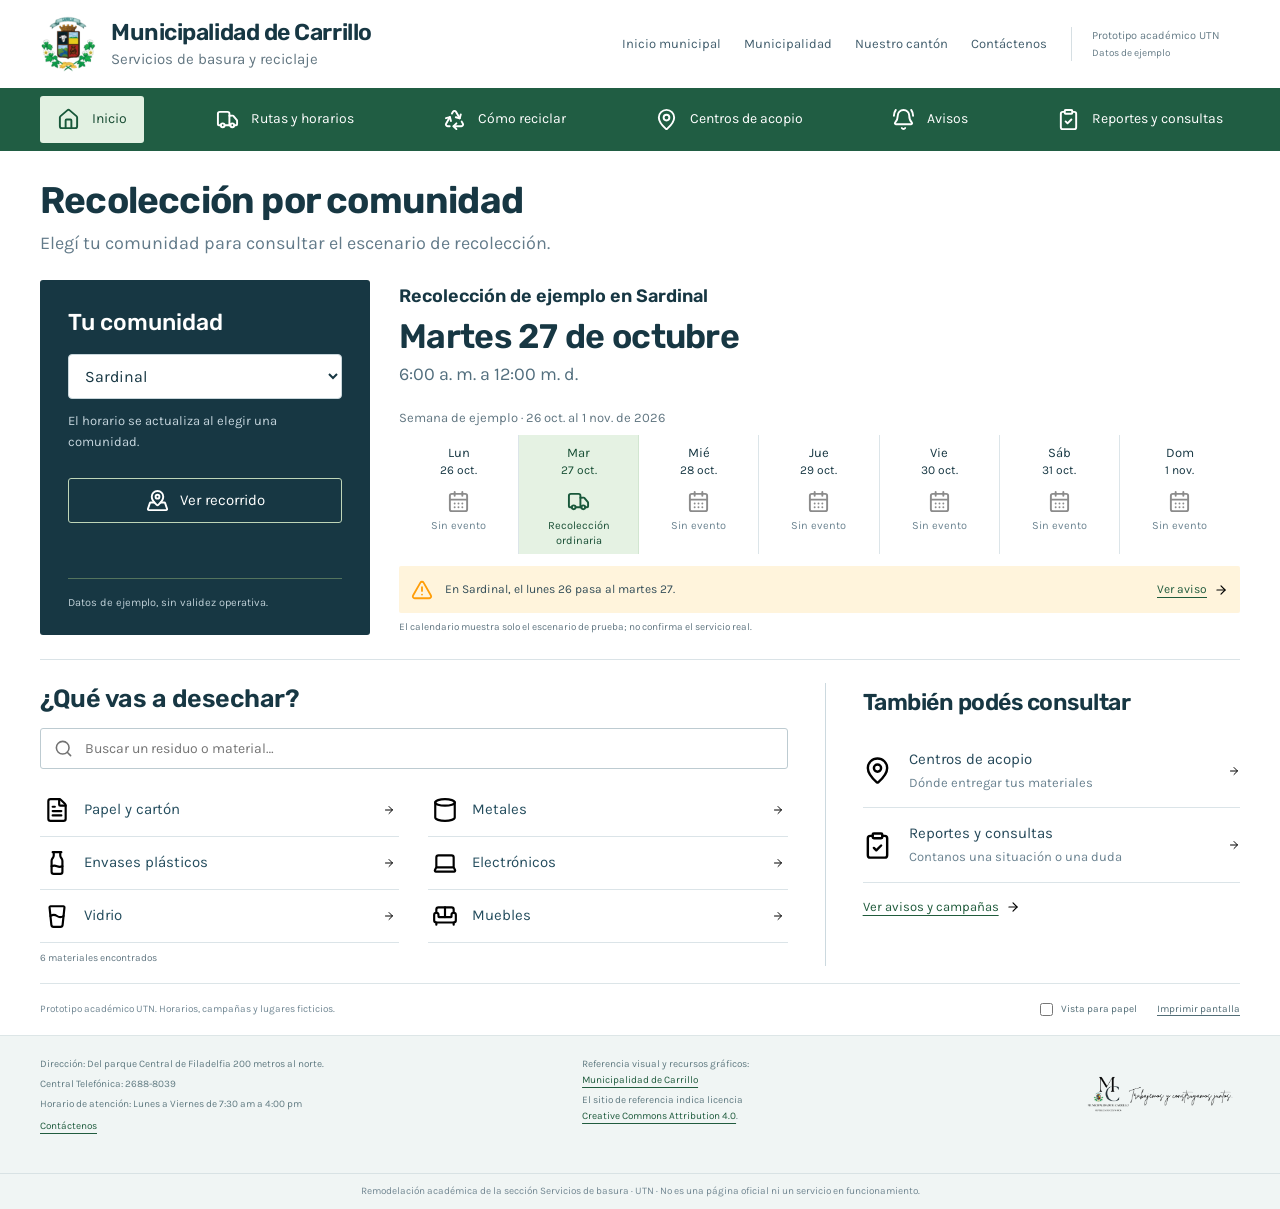
<file: ejemplo 6/index.html>
<!doctype html>
<html lang="es-CR">
<head>
  <meta charset="utf-8">
  <meta name="viewport" content="width=device-width,initial-scale=1">
  <meta name="description" content="Propuesta original con calendario por comunidad para mejorar la sección municipal de recolección y reciclaje de Carrillo.">
  <title>Servicios de basura y reciclaje · Ejemplo 6</title>
  <link rel="icon" href="assets/escudo-carrillo.png" type="image/png">
  <link rel="stylesheet" href="municipal.css">
  <link rel="stylesheet" href="vendor/leaflet/leaflet.css">
  <link rel="stylesheet" href="styles.css?v=20261024-original6e">
  <link rel="stylesheet" href="sexto.css?v=20261024-original6e">
  <script src="vendor/leaflet/leaflet.js" defer></script>
  <script src="app.js?v=20261024-original6e" defer></script>
</head>
<body>
  <a class="skip-link" href="#contenido">Omitir e ir al contenido</a>
  <header class="municipal-header"><div class="header-content"><a class="municipal-brand" href="https://www.municarrillo.go.cr/" target="_blank" rel="noopener noreferrer"><img src="assets/escudo-carrillo.png" alt="Escudo de la Municipalidad de Carrillo" width="62" height="68"><span><strong>Municipalidad de Carrillo</strong><small>Servicios de basura y reciclaje</small></span></a><button class="menu-button" id="menu-button" type="button" aria-expanded="false" aria-controls="municipal-nav">Menú municipal <img class="icon " src="assets/iconos/bars.svg?v=6b" alt="" aria-hidden="true" width="22" height="22"></button><nav id="municipal-nav" aria-label="Enlaces municipales"><a href="https://www.municarrillo.go.cr/" target="_blank" rel="noopener noreferrer">Inicio municipal</a><a href="https://www.municarrillo.go.cr/acerca-de/" target="_blank" rel="noopener noreferrer">Municipalidad</a><a href="https://www.municarrillo.go.cr/nuestro-canton/distritos/" target="_blank" rel="noopener noreferrer">Nuestro cantón</a><a href="https://www.municarrillo.go.cr/contactenos/" target="_blank" rel="noopener noreferrer">Contáctenos</a></nav><span class="prototype-badge">Prototipo académico UTN<small>Datos de ejemplo</small></span></div></header>
<div class="service-menu"><nav class="section-tabs" aria-label="Servicios de basura y reciclaje">
      <a href="#inicio" data-screen-link="inicio" aria-current="page"><img class="icon " src="assets/iconos/house.svg?v=6b" alt="" aria-hidden="true" width="22" height="22"><span>Inicio</span></a>
      <a href="#rutas" data-screen-link="rutas"><img class="icon " src="assets/iconos/truck.svg?v=6b" alt="" aria-hidden="true" width="22" height="22"><span>Rutas y horarios</span></a>
      <a href="#reciclaje" data-screen-link="reciclaje"><img class="icon " src="assets/iconos/recycle.svg?v=6b" alt="" aria-hidden="true" width="22" height="22"><span>Cómo reciclar</span></a>
      <a href="#centros" data-screen-link="centros"><img class="icon " src="assets/iconos/location-dot.svg?v=6b" alt="" aria-hidden="true" width="22" height="22"><span>Centros de acopio</span></a>
      <a href="#avisos" data-screen-link="avisos"><img class="icon " src="assets/iconos/bell.svg?v=6b" alt="" aria-hidden="true" width="22" height="22"><span>Avisos</span></a>
      <a href="#reportes" data-screen-link="reportes"><img class="icon " src="assets/iconos/clipboard-list.svg?v=6b" alt="" aria-hidden="true" width="22" height="22"><span>Reportes y consultas</span></a>
    </nav></div>
  
<main id="contenido" class="service-container" tabindex="-1">

    

    <section id="inicio" class="screen community-home" data-screen aria-labelledby="home-title">
<div class="local-heading"><h1 id="home-title">Recolección por comunidad</h1><p>Elegí tu comunidad para consultar el escenario de recolección.</p></div>
<div class="community-board"><aside class="community-picker"><form id="home-form"><label for="home-community">Tu comunidad</label><select id="home-community"><option>Sardinal</option><option>Artola</option><option>Filadelfia</option><option>Belén</option><option>Palmira</option><option>Corralillos</option><option>Paso Tempisque</option><option>Los Jocotes</option><option>Playas del Coco</option></select><p>El horario se actualiza al elegir una comunidad.</p><button type="submit" class="picker-route"><img class="icon " src="assets/iconos/map-location-dot.svg?v=6b" alt="" aria-hidden="true" width="22" height="22">Ver recorrido</button></form><p class="picker-note">Datos de ejemplo, sin validez operativa.</p></aside>
<section class="collection-overview" aria-labelledby="overview-title"><h2 id="overview-title">Recolección de ejemplo en <span data-community-name>Sardinal</span></h2><div class="overview-current" aria-live="polite" aria-atomic="true"><div class="overview-date" data-overview-community="Sardinal" data-day-index="1"><h3>Martes 27 de octubre</h3><p>6:00 a. m. a 12:00 m. d.</p></div><div class="overview-date" data-overview-community="Artola" data-day-index="4" hidden><h3>Viernes 30 de octubre</h3><p>6:00 a. m. a 12:00 m. d.</p></div><div class="overview-date" data-overview-community="Filadelfia" data-day-index="1" hidden><h3>Martes 27 de octubre</h3><p>6:00 a. m. a 1:00 p. m.</p></div><div class="overview-date" data-overview-community="Belén" data-day-index="2" hidden><h3>Miércoles 28 de octubre</h3><p>6:00 a. m. a 12:00 m. d.</p></div><div class="overview-date" data-overview-community="Palmira" data-day-index="3" hidden><h3>Jueves 29 de octubre</h3><p>6:00 a. m. a 12:00 m. d.</p></div><div class="overview-date" data-overview-community="Corralillos" data-day-index="1" hidden><h3>Martes 27 de octubre</h3><p>6:00 a. m. a 1:00 p. m.</p></div><div class="overview-date" data-overview-community="Paso Tempisque" data-day-index="2" hidden><h3>Miércoles 28 de octubre</h3><p>6:00 a. m. a 12:00 m. d.</p></div><div class="overview-date" data-overview-community="Los Jocotes" data-day-index="1" hidden><h3>Martes 27 de octubre</h3><p>6:00 a. m. a 1:00 p. m.</p></div><div class="overview-date" data-overview-community="Playas del Coco" data-day-index="4" hidden><h3>Viernes 30 de octubre</h3><p>6:00 a. m. a 2:00 p. m.</p></div></div><p class="week-caption">Semana de ejemplo · 26 oct. al 1 nov. de 2026</p><ol class="week-strip" aria-label="Calendario de recolección del escenario"><li class="week-day" data-week-day="0"><strong>Lun</strong><span>26 oct.</span><div class="week-idle"><img class="icon " src="assets/iconos/calendar-days.svg?v=6b" alt="" aria-hidden="true" width="22" height="22"><small>Sin evento</small></div><div class="week-collection"><img class="icon " src="assets/iconos/truck.svg?v=6b" alt="" aria-hidden="true" width="22" height="22"><small><span class="week-collection-title">Recolección<br></span>ordinaria</small></div></li><li class="week-day is-collection" data-week-day="1"><strong>Mar</strong><span>27 oct.</span><div class="week-idle"><img class="icon " src="assets/iconos/calendar-days.svg?v=6b" alt="" aria-hidden="true" width="22" height="22"><small>Sin evento</small></div><div class="week-collection"><img class="icon " src="assets/iconos/truck.svg?v=6b" alt="" aria-hidden="true" width="22" height="22"><small><span class="week-collection-title">Recolección<br></span>ordinaria</small></div></li><li class="week-day" data-week-day="2"><strong>Mié</strong><span>28 oct.</span><div class="week-idle"><img class="icon " src="assets/iconos/calendar-days.svg?v=6b" alt="" aria-hidden="true" width="22" height="22"><small>Sin evento</small></div><div class="week-collection"><img class="icon " src="assets/iconos/truck.svg?v=6b" alt="" aria-hidden="true" width="22" height="22"><small><span class="week-collection-title">Recolección<br></span>ordinaria</small></div></li><li class="week-day" data-week-day="3"><strong>Jue</strong><span>29 oct.</span><div class="week-idle"><img class="icon " src="assets/iconos/calendar-days.svg?v=6b" alt="" aria-hidden="true" width="22" height="22"><small>Sin evento</small></div><div class="week-collection"><img class="icon " src="assets/iconos/truck.svg?v=6b" alt="" aria-hidden="true" width="22" height="22"><small><span class="week-collection-title">Recolección<br></span>ordinaria</small></div></li><li class="week-day" data-week-day="4"><strong>Vie</strong><span>30 oct.</span><div class="week-idle"><img class="icon " src="assets/iconos/calendar-days.svg?v=6b" alt="" aria-hidden="true" width="22" height="22"><small>Sin evento</small></div><div class="week-collection"><img class="icon " src="assets/iconos/truck.svg?v=6b" alt="" aria-hidden="true" width="22" height="22"><small><span class="week-collection-title">Recolección<br></span>ordinaria</small></div></li><li class="week-day" data-week-day="5"><strong>Sáb</strong><span>31 oct.</span><div class="week-idle"><img class="icon " src="assets/iconos/calendar-days.svg?v=6b" alt="" aria-hidden="true" width="22" height="22"><small>Sin evento</small></div><div class="week-collection"><img class="icon " src="assets/iconos/truck.svg?v=6b" alt="" aria-hidden="true" width="22" height="22"><small><span class="week-collection-title">Recolección<br></span>ordinaria</small></div></li><li class="week-day" data-week-day="6"><strong>Dom</strong><span>1 nov.</span><div class="week-idle"><img class="icon " src="assets/iconos/calendar-days.svg?v=6b" alt="" aria-hidden="true" width="22" height="22"><small>Sin evento</small></div><div class="week-collection"><img class="icon " src="assets/iconos/truck.svg?v=6b" alt="" aria-hidden="true" width="22" height="22"><small><span class="week-collection-title">Recolección<br></span>ordinaria</small></div></li></ol><div class="overview-change" id="overview-change"><img class="icon " src="assets/iconos/alerta.svg?v=6b" alt="" aria-hidden="true" width="22" height="22"><p>En Sardinal, el lunes 26 pasa al martes 27.</p><button type="button" class="plain-link" data-open="notice-change">Ver aviso <img class="icon " src="assets/iconos/arrow-right.svg?v=6b" alt="" aria-hidden="true" width="22" height="22"></button></div><p class="overview-note">El calendario muestra solo el escenario de prueba; no confirma el servicio real.</p></section></div>
<div class="home-directory"><section class="material-finder" aria-labelledby="finder-title"><h2 id="finder-title">¿Qué vas a desechar?</h2><form id="home-material-form" class="home-material-search" role="search"><label for="home-material-query" class="visually-hidden">Buscar un residuo o material</label><img class="icon " src="assets/iconos/magnifying-glass.svg?v=6b" alt="" aria-hidden="true" width="22" height="22"><input type="search" id="home-material-query" placeholder="Buscar un residuo o material…" autocomplete="off"></form><ul class="home-material-list"><li data-home-material data-terms="papel carton hojas cajas revistas periodicos"><button type="button" data-open="material-carton"><img class="icon " src="assets/iconos/file-lines.svg?v=6b" alt="" aria-hidden="true" width="22" height="22"><span>Papel y cartón</span><img class="icon " src="assets/iconos/arrow-right.svg?v=6b" alt="" aria-hidden="true" width="22" height="22"></button></li><li data-home-material data-terms="metal latas aluminio envases metalicos"><button type="button" data-open="material-metal"><img class="icon " src="assets/iconos/jar.svg?v=6b" alt="" aria-hidden="true" width="22" height="22"><span>Metales</span><img class="icon " src="assets/iconos/arrow-right.svg?v=6b" alt="" aria-hidden="true" width="22" height="22"></button></li><li data-home-material data-terms="plastico envases botellas tapas"><button type="button" data-open="material-plastico"><img class="icon " src="assets/iconos/bottle-water.svg?v=6b" alt="" aria-hidden="true" width="22" height="22"><span>Envases plásticos</span><img class="icon " src="assets/iconos/arrow-right.svg?v=6b" alt="" aria-hidden="true" width="22" height="22"></button></li><li data-home-material data-terms="electronicos aparatos computadora celular equipos"><button type="button" data-open="material-electronicos"><img class="icon " src="assets/iconos/laptop.svg?v=6b" alt="" aria-hidden="true" width="22" height="22"><span>Electrónicos</span><img class="icon " src="assets/iconos/arrow-right.svg?v=6b" alt="" aria-hidden="true" width="22" height="22"></button></li><li data-home-material data-terms="vidrio frascos botellas"><button type="button" data-open="material-vidrio"><img class="icon " src="assets/iconos/wine-bottle.svg?v=6b" alt="" aria-hidden="true" width="22" height="22"><span>Vidrio</span><img class="icon " src="assets/iconos/arrow-right.svg?v=6b" alt="" aria-hidden="true" width="22" height="22"></button></li><li data-home-material data-terms="muebles silla sillon colchon voluminosos"><button type="button" data-open="material-muebles"><img class="icon " src="assets/iconos/couch.svg?v=6b" alt="" aria-hidden="true" width="22" height="22"><span>Muebles</span><img class="icon " src="assets/iconos/arrow-right.svg?v=6b" alt="" aria-hidden="true" width="22" height="22"></button></li></ul><p class="home-material-count" id="home-material-count" role="status" aria-live="polite" data-one="material encontrado" data-many="materiales encontrados">6 materiales encontrados</p><div class="home-material-empty" id="home-material-empty" hidden><p>No encontramos ese material. Probá otro nombre o consultá la guía.</p><a href="#reciclaje">Ver la guía completa</a></div></section><aside class="support-directory"><h2>También podés consultar</h2><a href="#centros"><img class="icon " src="assets/iconos/location-dot.svg?v=6b" alt="" aria-hidden="true" width="22" height="22"><span><strong>Centros de acopio</strong><small>Dónde entregar tus materiales</small></span><img class="icon " src="assets/iconos/arrow-right.svg?v=6b" alt="" aria-hidden="true" width="22" height="22"></a><a href="#reportes"><img class="icon " src="assets/iconos/clipboard-list.svg?v=6b" alt="" aria-hidden="true" width="22" height="22"><span><strong>Reportes y consultas</strong><small>Contanos una situación o una duda</small></span><img class="icon " src="assets/iconos/arrow-right.svg?v=6b" alt="" aria-hidden="true" width="22" height="22"></a><a class="support-notices" href="#avisos">Ver avisos y campañas <img class="icon " src="assets/iconos/arrow-right.svg?v=6b" alt="" aria-hidden="true" width="22" height="22"></a></aside></div>
</section>
<section id="rutas" class="screen" data-screen aria-labelledby="routes-title">
      <div class="screen-heading"><h1 id="routes-title">Rutas y horarios de recolección</h1><p>Seleccioná tu comunidad para consultar el horario y el recorrido de ejemplo.</p></div>
      <div class="select-community"><label class="visually-hidden" for="route-community">Comunidad</label><img class="icon " src="assets/iconos/location-dot.svg?v=6b" alt="" aria-hidden="true" width="22" height="22"><select id="route-community" data-community><option>Sardinal</option><option>Artola</option><option>Filadelfia</option><option>Belén</option><option>Palmira</option><option>Corralillos</option><option>Paso Tempisque</option><option>Los Jocotes</option><option>Playas del Coco</option></select></div>
      <div class="route-layout">
        <section class="white-panel calendar-panel"><h2>Calendario de recolección · <span data-community-name>Sardinal</span></h2>
          <div class="schedule-pair"><div class="service-kind ordinary"><img class="icon " src="assets/iconos/trash-can.svg?v=6b" alt="" aria-hidden="true" width="22" height="22"><strong>Basura ordinaria</strong></div><div class="service-value"><strong id="ordinary-day">Martes 27 de octubre</strong><span id="ordinary-time">6:00 a. m. a 12:00 m. d.</span><small>Horario ficticio para la prueba</small></div></div>
          <div class="schedule-pair"><div class="service-kind recyclable"><img class="icon " src="assets/iconos/recycle.svg?v=6b" alt="" aria-hidden="true" width="22" height="22"><strong>Residuos reciclables</strong></div><div class="service-value"><strong>Recepción por confirmar</strong><a href="#centros">Consultar puntos de entrega</a></div></div>
          <div class="schedule-pair"><div class="service-kind organic"><img class="icon " src="assets/iconos/leaf.svg?v=6b" alt="" aria-hidden="true" width="22" height="22"><strong>Residuos orgánicos</strong></div><div class="service-value"><strong>Servicio por confirmar</strong><span>No hay un recorrido verificado en este prototipo.</span></div></div>
          <div class="soft-tip"><img class="icon " src="assets/iconos/circle-info.svg?v=6b" alt="" aria-hidden="true" width="22" height="22"><p>Los horarios y la línea del mapa son ilustrativos. Confirmá el servicio real con la Municipalidad.</p></div>
          <div id="route-change" class="route-change"><span><img class="icon " src="assets/iconos/bell.svg?v=6b" alt="" aria-hidden="true" width="22" height="22">Hay un cambio para Sardinal en el escenario.</span><button class="plain-link" type="button" data-open="notice-change">Consultar aviso</button></div>
        </section>
        <section class="white-panel map-panel"><h2>Ruta de recolección de ejemplo</h2><div id="route-map" class="map-view" role="region" aria-label="Mapa de referencia con un recorrido ficticio"></div><p class="map-error" id="route-map-error" hidden>El mapa necesita conexión y una vista HTTP, como Live Preview. Los horarios se pueden consultar sin él.</p><div class="map-legend"><span><i class="legend-line"></i>Recorrido ficticio</span><span><i class="legend-dot blue"></i>Referencias del ejemplo</span></div><p class="map-caption" id="route-caption">La línea no representa una ruta municipal confirmada.</p><p class="map-credit">Mapa © <a href="https://www.openstreetmap.org/copyright" target="_blank" rel="noopener noreferrer">OpenStreetMap contributors</a> · <a href="https://www.openstreetmap.org/fixthemap" target="_blank" rel="noopener noreferrer">Informar un error del mapa</a></p></section>
      </div>
    </section>

    <section id="reciclaje" class="screen" data-screen aria-labelledby="recycling-title">
      <div class="screen-heading with-search"><div><h1 id="recycling-title">¿Cómo separar tus residuos?</h1><p>Una guía para preparar los materiales antes de llevarlos a un lugar de entrega.</p></div><div class="compact-search"><label class="visually-hidden" for="material-query">Buscar material</label><img class="icon " src="assets/iconos/magnifying-glass.svg?v=6b" alt="" aria-hidden="true" width="22" height="22"><input id="material-query" type="search" placeholder="Buscar material…"></div></div>
      <div class="recycling-grid">
        <article class="recycle-card paper" data-material-card data-name="papel carton periodicos cajas hojas revistas"><span class="material-picture"><img class="icon " src="assets/iconos/file-lines.svg?v=6b" alt="" aria-hidden="true" width="22" height="22"></span><h2>Papel y cartón</h2><ul><li>Periódicos y hojas</li><li>Cajas plegadas</li><li>Papel limpio y seco</li></ul><button class="btn material-button" type="button" data-open="material-carton">Ver preparación</button></article>
        <article class="recycle-card plastic" data-material-card data-name="plastico botellas envases tapas"><span class="material-picture"><img class="icon " src="assets/iconos/bottle-water.svg?v=6b" alt="" aria-hidden="true" width="22" height="22"></span><h2>Plástico</h2><ul><li>Botellas vacías</li><li>Envases sin restos</li><li>Tapas, según recepción</li></ul><button class="btn material-button" type="button" data-open="material-plastico">Ver preparación</button></article>
        <article class="recycle-card metal" data-material-card data-name="metal latas aluminio"><span class="material-picture"><img class="icon " src="assets/iconos/jar.svg?v=6b" alt="" aria-hidden="true" width="22" height="22"></span><h2>Metales</h2><ul><li>Latas de bebidas</li><li>Envases metálicos vacíos</li><li>Según condiciones del receptor</li></ul><button class="btn material-button" type="button" data-open="material-metal">Ver preparación</button></article>
        <article class="recycle-card glass" data-material-card data-name="vidrio botellas frascos"><span class="material-picture"><img class="icon " src="assets/iconos/wine-bottle.svg?v=6b" alt="" aria-hidden="true" width="22" height="22"></span><h2>Vidrio</h2><ul><li>Botellas y frascos</li><li>Envases protegidos</li><li>Confirmar el tipo de vidrio</li></ul><button class="btn material-button" type="button" data-open="material-vidrio">Ver preparación</button></article>
      </div>
      <div class="remember-banner"><img class="icon " src="assets/iconos/lightbulb.svg?v=6b" alt="" aria-hidden="true" width="22" height="22"><p><strong>Recordá:</strong> vaciá y prepará los materiales según lo que pida el receptor. Confirmá el recipiente, la bolsa y las condiciones con el lugar de entrega.</p></div>
      <div class="special-materials"><article data-material-card data-name="electronicos computadora celular aparatos equipos laptop"><img class="icon " src="assets/iconos/laptop.svg?v=6b" alt="" aria-hidden="true" width="22" height="22"><div><h2>Electrónicos</h2><p>Equipos que requieren una opción de entrega específica.</p></div><button class="plain-link" type="button" data-open="material-electronicos">Ver condiciones <img class="icon " src="assets/iconos/arrow-right.svg?v=6b" alt="" aria-hidden="true" width="22" height="22"></button></article><article data-material-card data-name="muebles sillones colchones voluminosos"><img class="icon " src="assets/iconos/couch.svg?v=6b" alt="" aria-hidden="true" width="22" height="22"><div><h2>Muebles</h2><p>Consultá tamaños, cantidades y jornadas autorizadas.</p></div><button class="plain-link" type="button" data-open="material-muebles">Ver condiciones <img class="icon " src="assets/iconos/arrow-right.svg?v=6b" alt="" aria-hidden="true" width="22" height="22"></button></article></div>
      <p class="result-line" id="material-count" role="status" aria-live="polite">6 materiales de referencia</p><div id="materials-empty" class="empty-state" hidden><h2>No encontramos ese material</h2><p>Probá otro nombre o borrá la búsqueda para volver a la guía.</p><button class="btn secondary" type="button" id="reset-materials">Ver todos los materiales</button></div>
    </section>

    <section id="centros" class="screen" data-screen aria-labelledby="centers-title">
      <div class="screen-heading"><h1 id="centers-title">Centros de acopio y reciclaje</h1><p>Buscá una opción de entrega y revisá los horarios, materiales y condiciones.</p></div>
      <form id="center-search" class="center-search" role="search" aria-label="Buscar centros de acopio"><img class="icon " src="assets/iconos/location-dot.svg?v=6b" alt="" aria-hidden="true" width="22" height="22"><label class="visually-hidden" for="center-query">Buscar por comunidad o material</label><input type="search" id="center-query" placeholder="Buscar por comunidad o tipo de material…"><button type="reset" aria-label="Limpiar búsqueda"><img class="icon " src="assets/iconos/xmark.svg?v=6b" alt="" aria-hidden="true" width="22" height="22"></button></form>
      <div class="centers-layout"><div class="center-list"><p class="result-line" id="center-count" role="status" aria-live="polite">3 lugares de ejemplo</p>
        <article class="center-row is-selected" data-center="sardinal" data-materials="plastico carton metal"><span class="center-pin"><img class="icon " src="assets/iconos/location-dot.svg?v=6b" alt="" aria-hidden="true" width="22" height="22"></span><div><button class="center-title" type="button" data-select-center="sardinal" aria-pressed="true">Centro de ejemplo de Sardinal</button><p>Sardinal, Carrillo · Lugar ficticio</p><p>Lun. a vie. · 8:00 a. m. a 3:00 p. m.</p><button class="plain-link small" type="button" data-open="point-sardinal">Ver condiciones de entrega</button></div><div class="material-tags"><span class="tag-paper">Papel y cartón</span><span class="tag-plastic">Plástico</span><span class="tag-metal">Metal</span></div></article>
        <article class="center-row" data-center="filadelfia" data-materials="plastico carton vidrio metal"><span class="center-pin"><img class="icon " src="assets/iconos/location-dot.svg?v=6b" alt="" aria-hidden="true" width="22" height="22"></span><div><button class="center-title" type="button" data-select-center="filadelfia" aria-pressed="false">Punto de ejemplo de Filadelfia</button><p>Filadelfia, Carrillo · Lugar ficticio</p><p>Lun. a vie. · 8:00 a. m. a 2:00 p. m.</p><button class="plain-link small" type="button" data-open="point-filadelfia">Ver condiciones de entrega</button></div><div class="material-tags"><span class="tag-paper">Papel y cartón</span><span class="tag-plastic">Plástico</span><span class="tag-glass">Vidrio</span><span class="tag-neutral">Metal</span></div></article>
        <article class="center-row" data-center="belen" data-materials="electronicos muebles"><span class="center-pin"><img class="icon " src="assets/iconos/location-dot.svg?v=6b" alt="" aria-hidden="true" width="22" height="22"></span><div><button class="center-title" type="button" data-select-center="belen" aria-pressed="false">Jornada de ejemplo en Belén</button><p>Belén, Carrillo · Jornada ficticia</p><p>Sáb. 31 de octubre · 8:00 a. m. a 12:00 m. d.</p><button class="plain-link small" type="button" data-open="point-belen">Ver condiciones de entrega</button></div><div class="material-tags"><span class="tag-neutral">Electrónicos</span><span class="tag-plastic">Muebles</span></div></article>
        <div id="centers-empty" class="empty-state" hidden><h2>No hay coincidencias</h2><p>El directorio contiene solo tres ejemplos. Probá otra comunidad o material.</p><button class="btn secondary" type="button" id="reset-centers">Limpiar búsqueda</button></div>
      </div><section class="white-panel map-panel center-map-panel"><h2>Lugares del escenario</h2><div id="centers-map" class="map-view" role="region" aria-label="Mapa con puntos ficticios de entrega"></div><p id="centers-map-error" class="map-error" hidden>El mapa necesita conexión y una vista HTTP, como Live Preview. Podés consultar las fichas sin el mapa.</p><div class="map-legend"><span><i class="legend-dot green"></i>Lugares ficticios</span><span><i class="legend-dot blue"></i>Lugar seleccionado</span></div><p class="map-caption" id="center-map-caption">Centro de ejemplo de Sardinal. Las posiciones son ilustrativas, no direcciones confirmadas.</p><p class="map-credit">Mapa © <a href="https://www.openstreetmap.org/copyright" target="_blank" rel="noopener noreferrer">OpenStreetMap contributors</a></p></section></div>
      <div class="soft-tip location-disclaimer"><img class="icon " src="assets/iconos/circle-info.svg?v=6b" alt="" aria-hidden="true" width="22" height="22"><p>Las ubicaciones, horarios y materiales son ficticios. Confirmá una dirección y un contacto reales antes de trasladar residuos.</p></div>
    </section>

    <section id="avisos" class="screen" data-screen aria-labelledby="notices-title"><div class="screen-heading"><h1 id="notices-title">Avisos y campañas</h1><p>Consultá los cambios de recolección y las jornadas del escenario de prueba.</p></div><div class="notice-filters"><div class="field"><label for="notice-community">Comunidad</label><select id="notice-community"><option value="">Todas las comunidades</option><option>Sardinal</option><option>Artola</option><option>Filadelfia</option><option>Belén</option><option>Palmira</option><option>Corralillos</option><option>Paso Tempisque</option><option>Los Jocotes</option><option>Playas del Coco</option></select></div><div class="field"><label for="notice-kind">Tipo de aviso</label><select id="notice-kind"><option value="">Todos los avisos</option><option value="cambio">Cambio de recolección</option><option value="campana">Campaña</option></select></div><button class="plain-link" type="button" id="reset-notices">Limpiar filtros</button></div><p class="result-line" id="notice-count" role="status" aria-live="polite">2 avisos de ejemplo</p><div class="notice-cards"><article data-notice data-community="Sardinal" data-kind="cambio"><span class="notice-card-icon"><img class="icon " src="assets/iconos/calendar-days.svg?v=6b" alt="" aria-hidden="true" width="22" height="22"></span><div><span class="example-label">Sardinal · Aviso ficticio</span><h2>Cambio en el día de recolección</h2><p>En el ejemplo, el lunes 26 se reprograma para el martes 27 de octubre.</p><button class="plain-link" type="button" data-open="notice-change">Consultar el aviso <img class="icon " src="assets/iconos/arrow-right.svg?v=6b" alt="" aria-hidden="true" width="22" height="22"></button></div></article><article data-notice data-community="Belén" data-kind="campana"><span class="notice-card-icon"><img class="icon " src="assets/iconos/laptop.svg?v=6b" alt="" aria-hidden="true" width="22" height="22"></span><div><span class="example-label">Belén · Campaña ficticia</span><h2>Jornada de residuos especiales</h2><p>Consultá qué se recibe y cómo preparar equipos y muebles para la entrega.</p><button class="plain-link" type="button" data-open="notice-campaign">Ver la jornada <img class="icon " src="assets/iconos/arrow-right.svg?v=6b" alt="" aria-hidden="true" width="22" height="22"></button></div></article></div><div id="notices-empty" class="empty-state" hidden><h2>No hay avisos de ejemplo con esos filtros</h2><p>Elegí otra comunidad o consultá todos los avisos.</p></div></section>

    <section id="reportes" class="screen" data-screen aria-labelledby="reports-title"><div class="screen-heading"><h1 id="reports-title">Reportes y consultas</h1><p>Probá cómo plantear una consulta sobre recolección, materiales o lugares de entrega.</p></div><div class="report-layout"><aside class="report-intro"><img class="icon " src="assets/iconos/comment-dots.svg?v=6b" alt="" aria-hidden="true" width="22" height="22"><h2>Antes de completar el formulario</h2><p>Indicá tu comunidad y describí lo que pasó. Podés adjuntar una foto; evitá incluir datos personales.</p><button class="btn" type="button" id="new-report">Limpiar formulario</button><p class="simulation-note">Simulación local: no se envía información a la Municipalidad ni se guardan los archivos.</p></aside><div class="white-panel report-panel"><form id="report-form"><h2>Nuevo reporte</h2><div class="report-fields"><div class="field"><label for="report-type">Tipo de reporte</label><select id="report-type" required><option value="">Seleccioná una opción</option><option>El camión no pasó</option><option>Duda sobre un residuo</option><option>Información de un punto de entrega</option><option>Otra consulta</option></select></div><div class="field"><label for="report-community">Comunidad</label><select id="report-community" required><option value="">Seleccioná tu comunidad</option><option>Sardinal</option><option>Artola</option><option>Filadelfia</option><option>Belén</option><option>Palmira</option><option>Corralillos</option><option>Paso Tempisque</option><option>Los Jocotes</option><option>Playas del Coco</option></select></div></div><div class="field"><label for="report-description">Descripción</label><textarea aria-describedby="report-description-help" id="report-description" rows="5" minlength="15" maxlength="1000" required placeholder="Describí la situación sin incluir información personal."></textarea><span class="field-help" id="report-description-help">Escribí al menos 15 caracteres.</span></div><div class="field attachment-field"><label for="report-photo">Adjuntar foto <span>(opcional)</span></label><input type="file" id="report-photo" accept="image/*" aria-describedby="photo-help"><span class="field-help" id="photo-help">Una imagen de hasta 5 MB. Solo se muestra en este navegador.</span><p id="photo-error" class="field-error" role="alert" hidden>El archivo no se adjuntó. Elegí una imagen de hasta 5 MB o continuá sin foto.</p><div class="attachment-preview" id="photo-preview" hidden><img id="photo-image" alt="Vista previa de la imagen elegida"><span id="photo-name"></span><button class="plain-link" type="button" id="remove-photo">Quitar imagen</button></div></div><div class="report-actions"><span>Ejercicio académico · Sin envío real</span><button class="btn" type="submit">Enviar reporte de prueba <img class="icon " src="assets/iconos/arrow-right.svg?v=6b" alt="" aria-hidden="true" width="22" height="22"></button></div></form><section id="report-success" class="report-success" aria-labelledby="report-success-title" hidden><span class="success-symbol"><img class="icon " src="assets/iconos/circle-check.svg?v=6b" alt="" aria-hidden="true" width="22" height="22"></span><h2 id="report-success-title" tabindex="-1">Reporte de prueba completado</h2><p>La simulación terminó. No se envió ni se guardó información.</p><dl><div><dt>Tipo</dt><dd id="success-type"></dd></div><div><dt>Comunidad</dt><dd id="success-community"></dd></div><div><dt>Descripción</dt><dd id="success-description"></dd></div><div><dt>Foto</dt><dd id="success-photo"></dd></div></dl><button class="btn secondary" type="button" id="another-report">Crear otro reporte</button></section></div></div></section>
    <div class="academic-footer"><p>Prototipo académico UTN. Horarios, campañas y lugares ficticios.</p><div><label><input type="checkbox" id="paper-view"> Vista para papel</label><button type="button" id="print-view">Imprimir pantalla</button></div></div>
  </main>
  <footer class="municipal-footer"><div class="footer-content"><div><p><strong>Dirección:</strong> Del parque Central de Filadelfia 200 metros al norte.</p><p><strong>Central Telefónica:</strong> 2688-8039</p><p><strong>Horario de atención:</strong> Lunes a Viernes de 7:30 am a 4:00 pm</p><a href="https://www.municarrillo.go.cr/contactenos/" target="_blank" rel="noopener noreferrer">Contáctenos</a></div><div><p>Referencia visual y recursos gráficos:<br><a href="https://www.municarrillo.go.cr/tag/servicios-basura/" target="_blank" rel="noopener noreferrer">Municipalidad de Carrillo</a></p><p>El sitio de referencia indica licencia<br><a href="https://creativecommons.org/licenses/by/4.0/" target="_blank" rel="noopener noreferrer">Creative Commons Attribution 4.0</a>.</p></div><div class="footer-logo"><img src="assets/construyamos-juntos.png" alt="Logo Construyamos Juntos de la Municipalidad de Carrillo" width="287" height="89"></div></div><div class="footer-disclaimer">Remodelación académica de la sección Servicios de basura · UTN · No es una página oficial ni un servicio en funcionamiento.</div></footer>
  <dialog id="notice-change" aria-labelledby="notice-change-title"><button class="dialog-close" type="button" data-close aria-label="Cerrar aviso"><img class="icon " src="assets/iconos/xmark.svg?v=6b" alt="" aria-hidden="true" width="22" height="22"></button><span class="example-tag">Aviso ficticio · Sardinal</span><h2 id="notice-change-title">Cambio en el día de recolección</h2><p class="dialog-meta">Publicación de ejemplo: 23 de octubre de 2026.</p><p>La recolección de basura ordinaria de Sardinal cambia de día en el escenario de prueba.</p><div class="change-dates"><div><span>Día habitual del ejemplo</span><strong>Lunes 26</strong><p>Octubre de 2026</p></div><div><span>Nuevo día del ejemplo</span><strong>Martes 27</strong><p>6:00 a. m. a 12:00 m. d.</p></div></div><h3>¿Qué debo hacer en esta tarea?</h3><p>Esperar hasta el nuevo día del escenario y mantener los residuos en la propiedad hasta la entrega.</p><p class="demo-note">Las fechas son ficticias. En el servicio real, verificá el aviso municipal antes de actuar.</p><a class="button outline" href="#rutas" data-close>Consultar horarios</a></dialog>
  <dialog id="notice-campaign" aria-labelledby="notice-campaign-title"><button class="dialog-close" type="button" data-close aria-label="Cerrar aviso"><img class="icon " src="assets/iconos/xmark.svg?v=6b" alt="" aria-hidden="true" width="22" height="22"></button><span class="example-tag">Campaña ficticia · Belén</span><h2 id="notice-campaign-title">Jornada de residuos especiales</h2><p>Fecha de ejemplo: sábado 31 de octubre de 2026.</p><p>Horario de ejemplo: 8:00 a. m. a 12:00 m. d.</p><p>En el escenario se reciben electrónicos y muebles. Las cantidades y condiciones se consultan en la ficha.</p><p class="demo-note">No corresponde a una campaña confirmada. Dirección y contacto pendientes de verificar.</p><button class="button outline" type="button" data-open="point-belen">Ver condiciones de entrega</button></dialog>
  <dialog id="point-sardinal" aria-labelledby="point-sardinal-title"><button class="dialog-close" type="button" data-close aria-label="Cerrar ficha"><img class="icon " src="assets/iconos/xmark.svg?v=6b" alt="" aria-hidden="true" width="22" height="22"></button><span class="example-tag">Lugar ficticio</span><h2 id="point-sardinal-title">Punto de ejemplo de Sardinal</h2><dl class="detail-list"><div><dt>Comunidad</dt><dd>Sardinal, Carrillo</dd></div><div><dt>Recepción de ejemplo</dt><dd>Lunes a viernes, 8:00 a. m. a 3:00 p. m.</dd></div><div><dt>Dirección</dt><dd>Pendiente de verificación municipal.</dd></div><div><dt>Contacto</dt><dd>Pendiente de confirmar.</dd></div><div><dt>Materiales del escenario</dt><dd>Plástico, papel y cartón, latas y metales.</dd></div></dl><h3>Condiciones de ejemplo</h3><ul><li>Materiales separados por tipo.</li><li>Envases vacíos; papel y cartón secos.</li><li>Confirmar el recipiente, las cantidades y la recepción antes de ir.</li><li>No dejar materiales fuera de una recepción autorizada.</li></ul><p class="demo-note">Este lugar no representa un punto real confirmado.</p><a href="#reciclaje" data-close>Consultar cómo prepararlos</a></dialog>
  <dialog id="point-filadelfia" aria-labelledby="point-filadelfia-title"><button class="dialog-close" type="button" data-close aria-label="Cerrar ficha"><img class="icon " src="assets/iconos/xmark.svg?v=6b" alt="" aria-hidden="true" width="22" height="22"></button><span class="example-tag">Lugar ficticio</span><h2 id="point-filadelfia-title">Punto de ejemplo de Filadelfia</h2><dl class="detail-list"><div><dt>Comunidad</dt><dd>Filadelfia, Carrillo</dd></div><div><dt>Recepción de ejemplo</dt><dd>Lunes a viernes, 8:00 a. m. a 2:00 p. m.</dd></div><div><dt>Dirección y contacto</dt><dd>Pendientes de verificación.</dd></div><div><dt>Materiales del escenario</dt><dd>Plástico, papel y cartón, vidrio, latas y metales.</dd></div></dl><h3>Condiciones de ejemplo</h3><ul><li>Materiales separados, vacíos y secos según corresponda.</li><li>Vidrio protegido contra golpes.</li><li>Confirmar el tipo de vidrio, recipiente y cantidades con el receptor.</li></ul><p class="demo-note">Este lugar no representa un punto real confirmado.</p><a href="#reciclaje" data-close>Consultar cómo prepararlos</a></dialog>
  <dialog id="point-belen" aria-labelledby="point-belen-title"><button class="dialog-close" type="button" data-close aria-label="Cerrar ficha"><img class="icon " src="assets/iconos/xmark.svg?v=6b" alt="" aria-hidden="true" width="22" height="22"></button><span class="example-tag">Jornada ficticia</span><h2 id="point-belen-title">Jornada de ejemplo en Belén</h2><dl class="detail-list"><div><dt>Comunidad</dt><dd>Belén, Carrillo</dd></div><div><dt>Recepción de ejemplo</dt><dd>Sábado 31 de octubre de 2026, 8:00 a. m. a 12:00 m. d.</dd></div><div><dt>Dirección</dt><dd>Pendiente de verificación municipal.</dd></div><div><dt>Contacto</dt><dd>Pendiente de confirmar.</dd></div><div><dt>Materiales del escenario</dt><dd>Aparatos electrónicos y muebles.</dd></div></dl><h3>Condiciones de ejemplo</h3><ul><li>Consultar qué equipos, tamaños y cantidades se reciben.</li><li>Confirmar cómo proteger los equipos para su traslado.</li><li>Coordinar la entrega en la fecha autorizada.</li><li>No dejar equipos ni muebles en la vía pública.</li></ul><p class="demo-note">Esta jornada no está confirmada y no tiene una ubicación real asociada.</p><a href="#reciclaje" data-open-material="electronicos" data-close>Consultar preparación de electrónicos</a></dialog>
<dialog id="material-carton" class="material-dialog paper" aria-labelledby="material-carton-title"><button class="dialog-close" type="button" data-close aria-label="Cerrar preparación"><img class="icon " src="assets/iconos/xmark.svg?v=6b" alt="" aria-hidden="true" width="22" height="22"></button><span class="material-dialog-icon"><img class="icon " src="assets/iconos/file-lines.svg?v=6b" alt="" aria-hidden="true" width="22" height="22"></span><h2 id="material-carton-title">Papel y cartón</h2><div class="material-body"><h3>Preparación</h3><ol><li>Separá el papel y el cartón que tengan grasa o restos de comida.</li><li>Plegá las cajas para ocupar menos espacio.</li><li>Guardalos bajo techo para mantenerlos secos.</li></ol><h3>Bolsa o recipiente</h3><p>Una caja o recipiente seco. Confirmá si el punto solicita los materiales atados, en cajas o en otro recipiente.</p><p>No hay un color de bolsa municipal verificado en este prototipo.</p><a href="#centros" data-material-filter="carton">Buscar dónde entregar papel y cartón</a></div><p class="dialog-note">Orientación general: confirmá materiales y condiciones con el receptor.</p></dialog>
<dialog id="material-plastico" class="material-dialog plastic" aria-labelledby="material-plastico-title"><button class="dialog-close" type="button" data-close aria-label="Cerrar preparación"><img class="icon " src="assets/iconos/xmark.svg?v=6b" alt="" aria-hidden="true" width="22" height="22"></button><span class="material-dialog-icon"><img class="icon " src="assets/iconos/bottle-water.svg?v=6b" alt="" aria-hidden="true" width="22" height="22"></span><h2 id="material-plastico-title">Plástico</h2><div class="material-body"><h3>Preparación</h3><ol><li>Vaciá los envases y retirales los restos.</li><li>Si hace falta, enjuagá y dejá secar.</li><li>Separalos de los demás materiales.</li></ol><h3>Bolsa o recipiente</h3><p>Un recipiente limpio y seco. Confirmá si las tapas se reciben juntas o separadas y qué envases acepta el receptor.</p><p>No hay un color de bolsa municipal verificado en este prototipo.</p><a href="#centros" data-material-filter="plastico">Buscar dónde entregar plástico</a></div><p class="dialog-note">Orientación general: confirmá materiales y condiciones con el receptor.</p></dialog>
<dialog id="material-metal" class="material-dialog metal" aria-labelledby="material-metal-title"><button class="dialog-close" type="button" data-close aria-label="Cerrar preparación"><img class="icon " src="assets/iconos/xmark.svg?v=6b" alt="" aria-hidden="true" width="22" height="22"></button><span class="material-dialog-icon"><img class="icon " src="assets/iconos/jar.svg?v=6b" alt="" aria-hidden="true" width="22" height="22"></span><h2 id="material-metal-title">Metales</h2><div class="material-body"><h3>Preparación</h3><ol><li>Vaciá los envases y retirales los restos.</li><li>Dejá secar y mantenelos separados.</li><li>Evitá manipular bordes cortantes.</li></ol><h3>Bolsa o recipiente</h3><p>Confirmá el recipiente con el punto de entrega. Los aerosoles y envases con sustancias peligrosas requieren consultar condiciones específicas.</p><a href="#centros" data-material-filter="metal">Buscar dónde entregar latas y metales</a></div><p class="dialog-note">Orientación general: confirmá materiales y condiciones con el receptor.</p></dialog>
<dialog id="material-vidrio" class="material-dialog glass" aria-labelledby="material-vidrio-title"><button class="dialog-close" type="button" data-close aria-label="Cerrar preparación"><img class="icon " src="assets/iconos/xmark.svg?v=6b" alt="" aria-hidden="true" width="22" height="22"></button><span class="material-dialog-icon"><img class="icon " src="assets/iconos/wine-bottle.svg?v=6b" alt="" aria-hidden="true" width="22" height="22"></span><h2 id="material-vidrio-title">Vidrio</h2><div class="material-body"><h3>Preparación</h3><ol><li>Vaciá y limpiá los envases.</li><li>Separá el vidrio de otros materiales.</li><li>Protegé los envases de golpes y consultá si el receptor acepta ese tipo de vidrio.</li></ol><h3>Bolsa o recipiente</h3><p>Un recipiente resistente. No coloqués vidrio suelto en bolsas que se puedan romper. Consultá por separado sobre espejos, cerámica, bombillos o vidrio roto.</p><a href="#centros" data-material-filter="vidrio">Buscar dónde entregar vidrio</a></div><p class="dialog-note">Orientación general: confirmá materiales y condiciones con el receptor.</p></dialog>
<dialog id="material-electronicos" class="material-dialog special" aria-labelledby="material-electronicos-title"><button class="dialog-close" type="button" data-close aria-label="Cerrar preparación"><img class="icon " src="assets/iconos/xmark.svg?v=6b" alt="" aria-hidden="true" width="22" height="22"></button><span class="material-dialog-icon"><img class="icon " src="assets/iconos/laptop.svg?v=6b" alt="" aria-hidden="true" width="22" height="22"></span><h2 id="material-electronicos-title">Electrónicos</h2><div class="material-body"><h3>Preparación</h3><ol><li>Guardá los equipos en un lugar seco.</li><li>Consultá cuáles equipos recibe la campaña o el gestor.</li><li>Coordiná la entrega y confirmá si deben llevarse completos.</li></ol><h3>Bolsa o recipiente</h3><p>No hay una bolsa definida en el prototipo. Consultá cómo proteger y transportar los equipos.</p><p>No se confirma recepción en el camión ordinario. No dejés equipos en la vía pública.</p><a href="#centros" data-material-filter="electronicos">Buscar dónde entregar electrónicos</a></div><p class="dialog-note">Orientación general: confirmá materiales y condiciones con el receptor.</p></dialog>
<dialog id="material-muebles" class="material-dialog special" aria-labelledby="material-muebles-title"><button class="dialog-close" type="button" data-close aria-label="Cerrar preparación"><img class="icon " src="assets/iconos/xmark.svg?v=6b" alt="" aria-hidden="true" width="22" height="22"></button><span class="material-dialog-icon"><img class="icon " src="assets/iconos/couch.svg?v=6b" alt="" aria-hidden="true" width="22" height="22"></span><h2 id="material-muebles-title">Muebles</h2><div class="material-body"><h3>Preparación</h3><ol><li>Consultá si hay una jornada o un gestor que reciba ese residuo.</li><li>Confirmá tamaños, cantidades y condiciones.</li><li>Coordiná el traslado en la fecha y el lugar autorizados.</li></ol><h3>Bolsa o recipiente</h3><p>No se usa una bolsa común. El receptor debe indicar cómo entregar cada objeto.</p><p>No se confirma recepción en el camión ordinario. No dejés muebles en lotes ni aceras.</p><a href="#centros" data-material-filter="muebles">Buscar dónde entregar muebles</a></div><p class="dialog-note">Orientación general: confirmá materiales y condiciones con el receptor.</p></dialog>
  <noscript><p class="service-container soft-tip">Activá JavaScript para usar los filtros, los mapas y la simulación del formulario. Todo el contenido de las pantallas está escrito en HTML.</p></noscript>
</body>
</html>
</file>
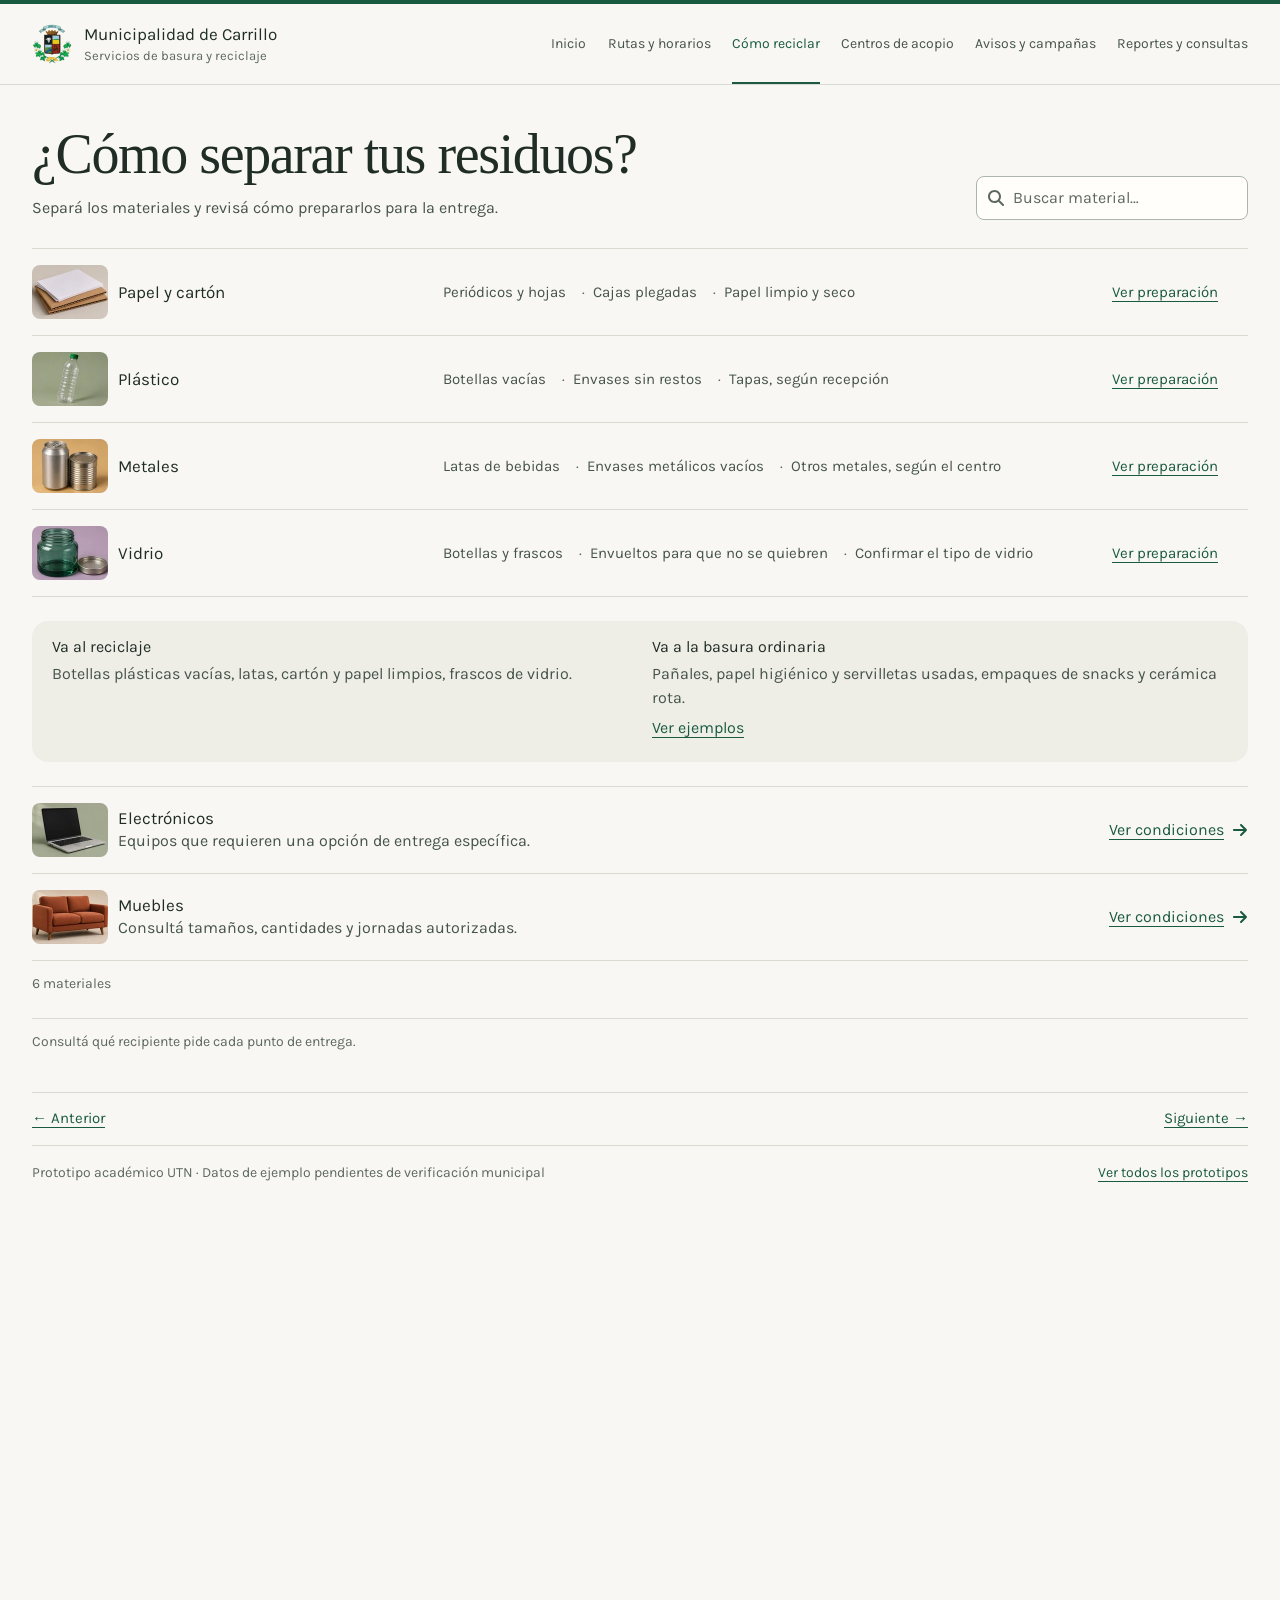
<file: avance-4-figma/reciclaje-fotos.html>
<!doctype html>
<html lang="es-CR">
<head>
  <meta charset="utf-8">
  <meta name="viewport" content="width=device-width,initial-scale=1">
  <meta http-equiv="refresh" content="0; url=index.html#reciclaje">
  <title>Cómo reciclar · Avance 4 · Carrillo</title>
</head>
<body>
  <p><a href="index.html#reciclaje">Abrir la guía de reciclaje de Carrillo</a></p>
</body>
</html>
</file>
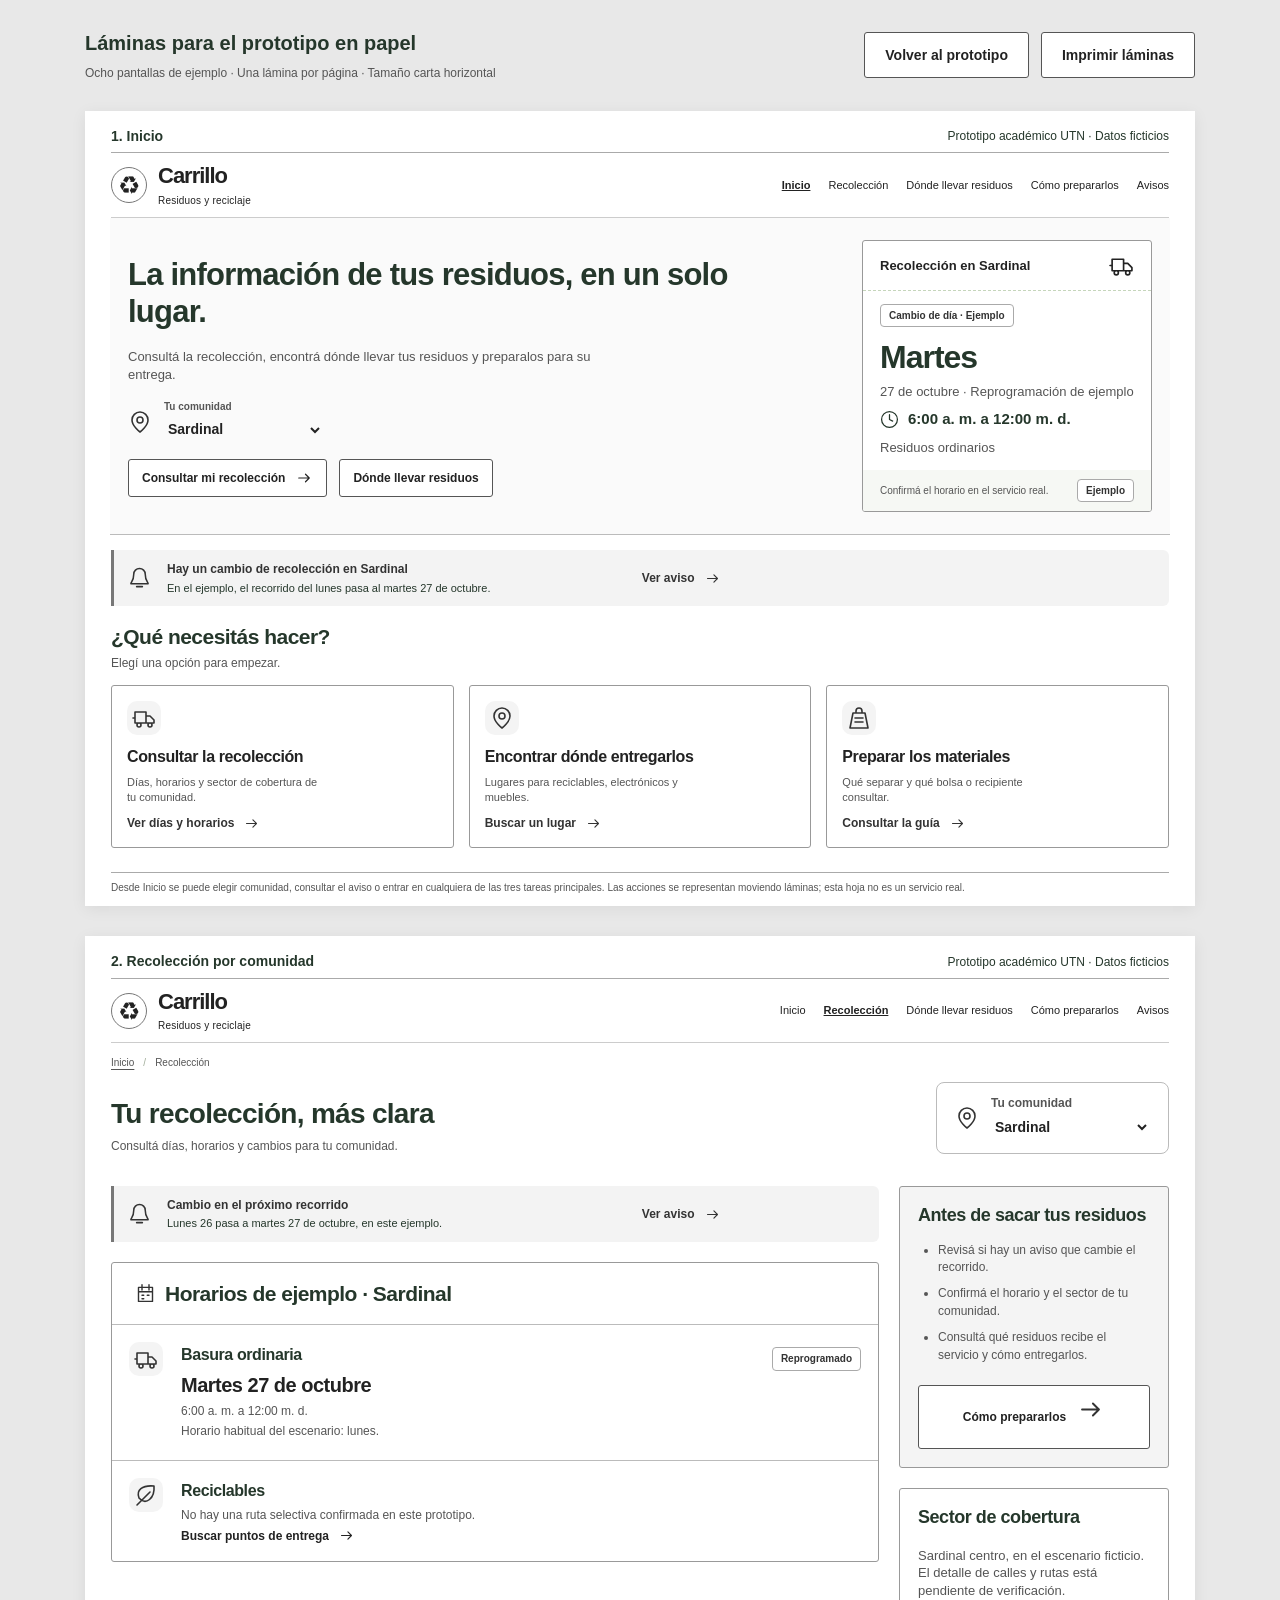
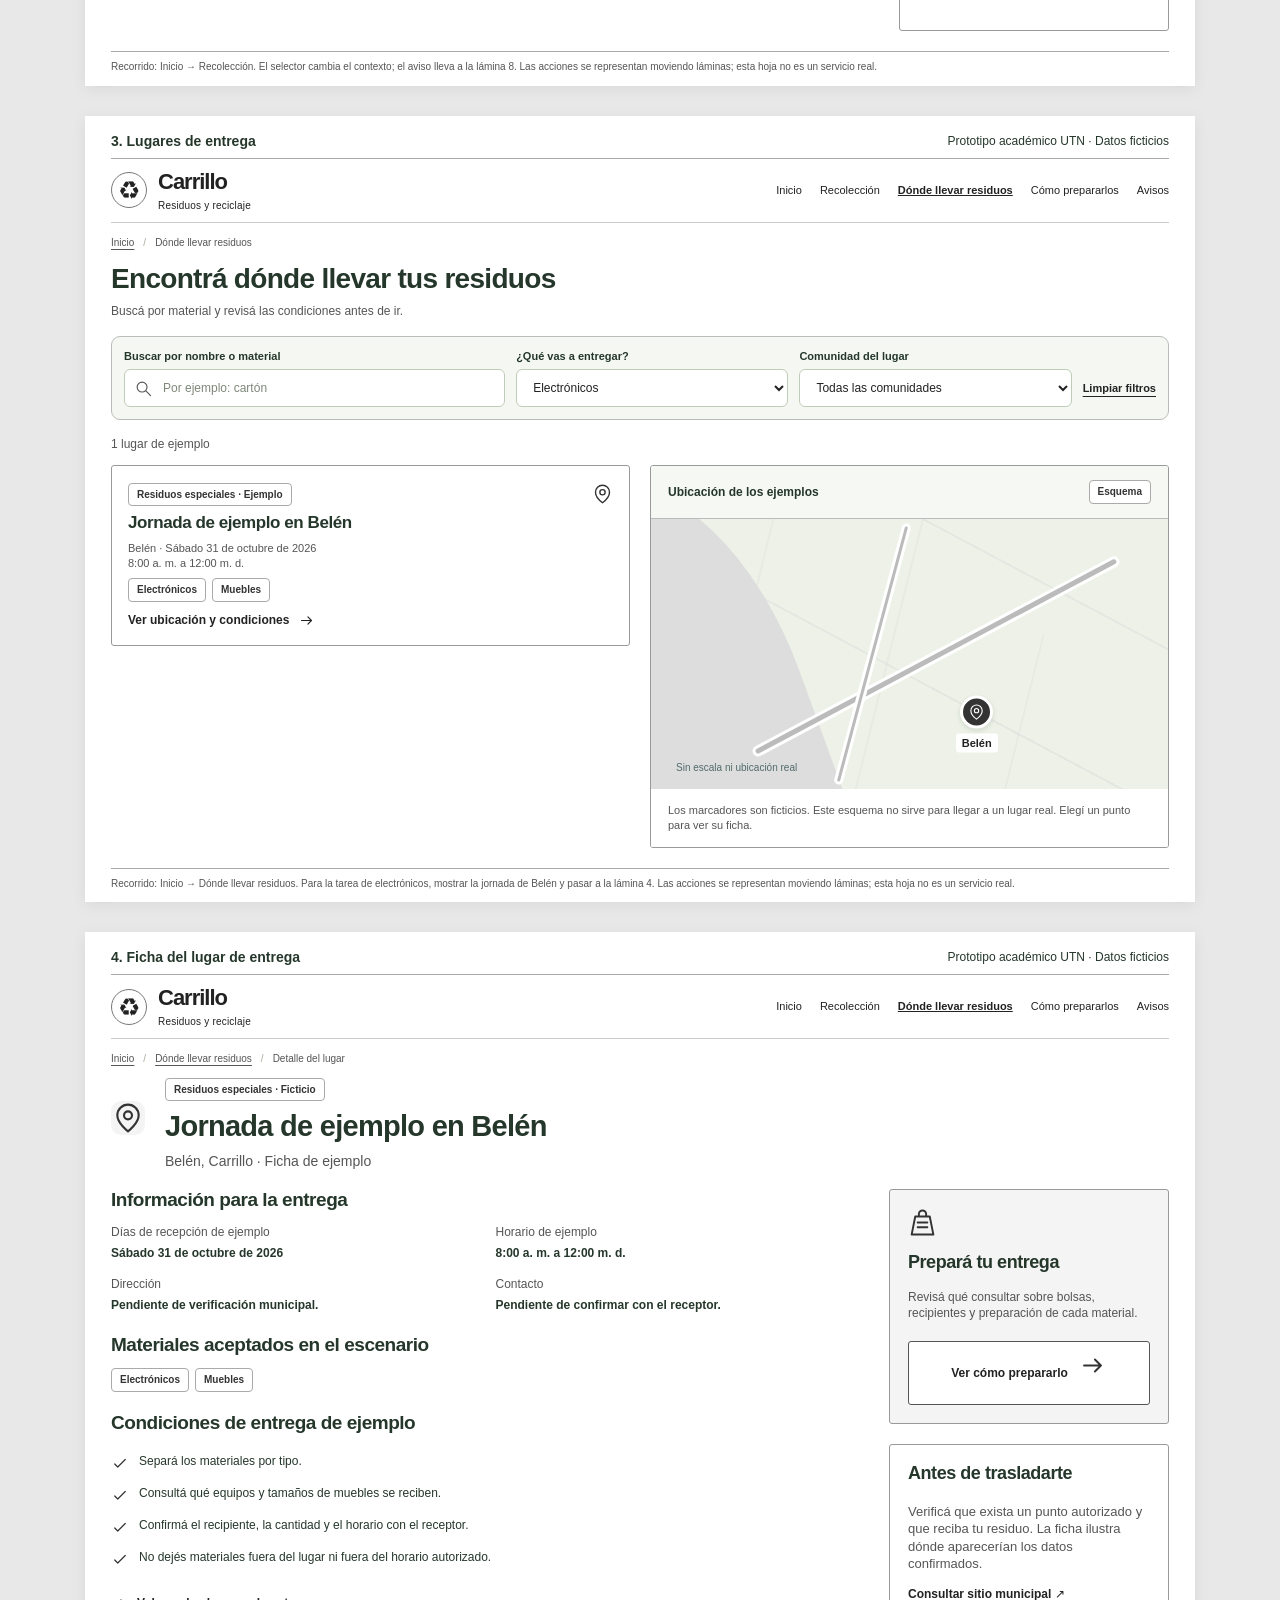
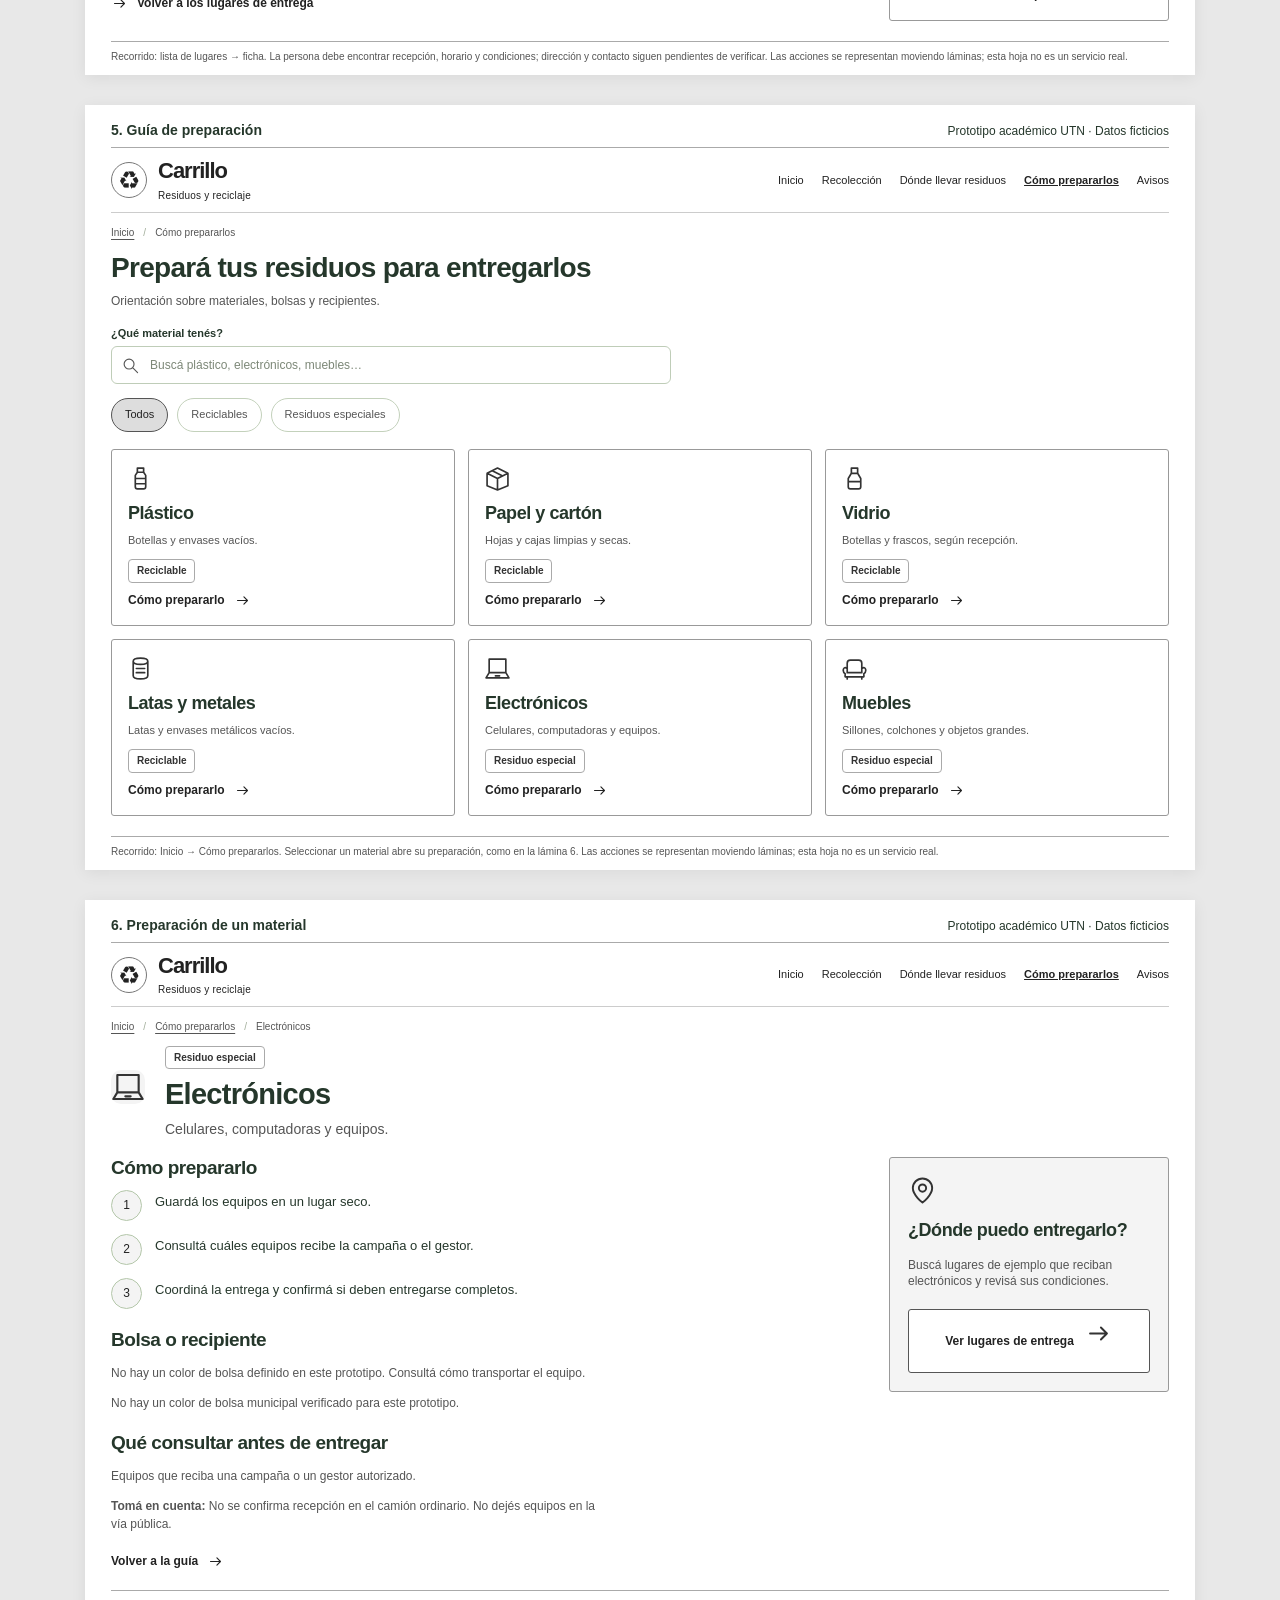
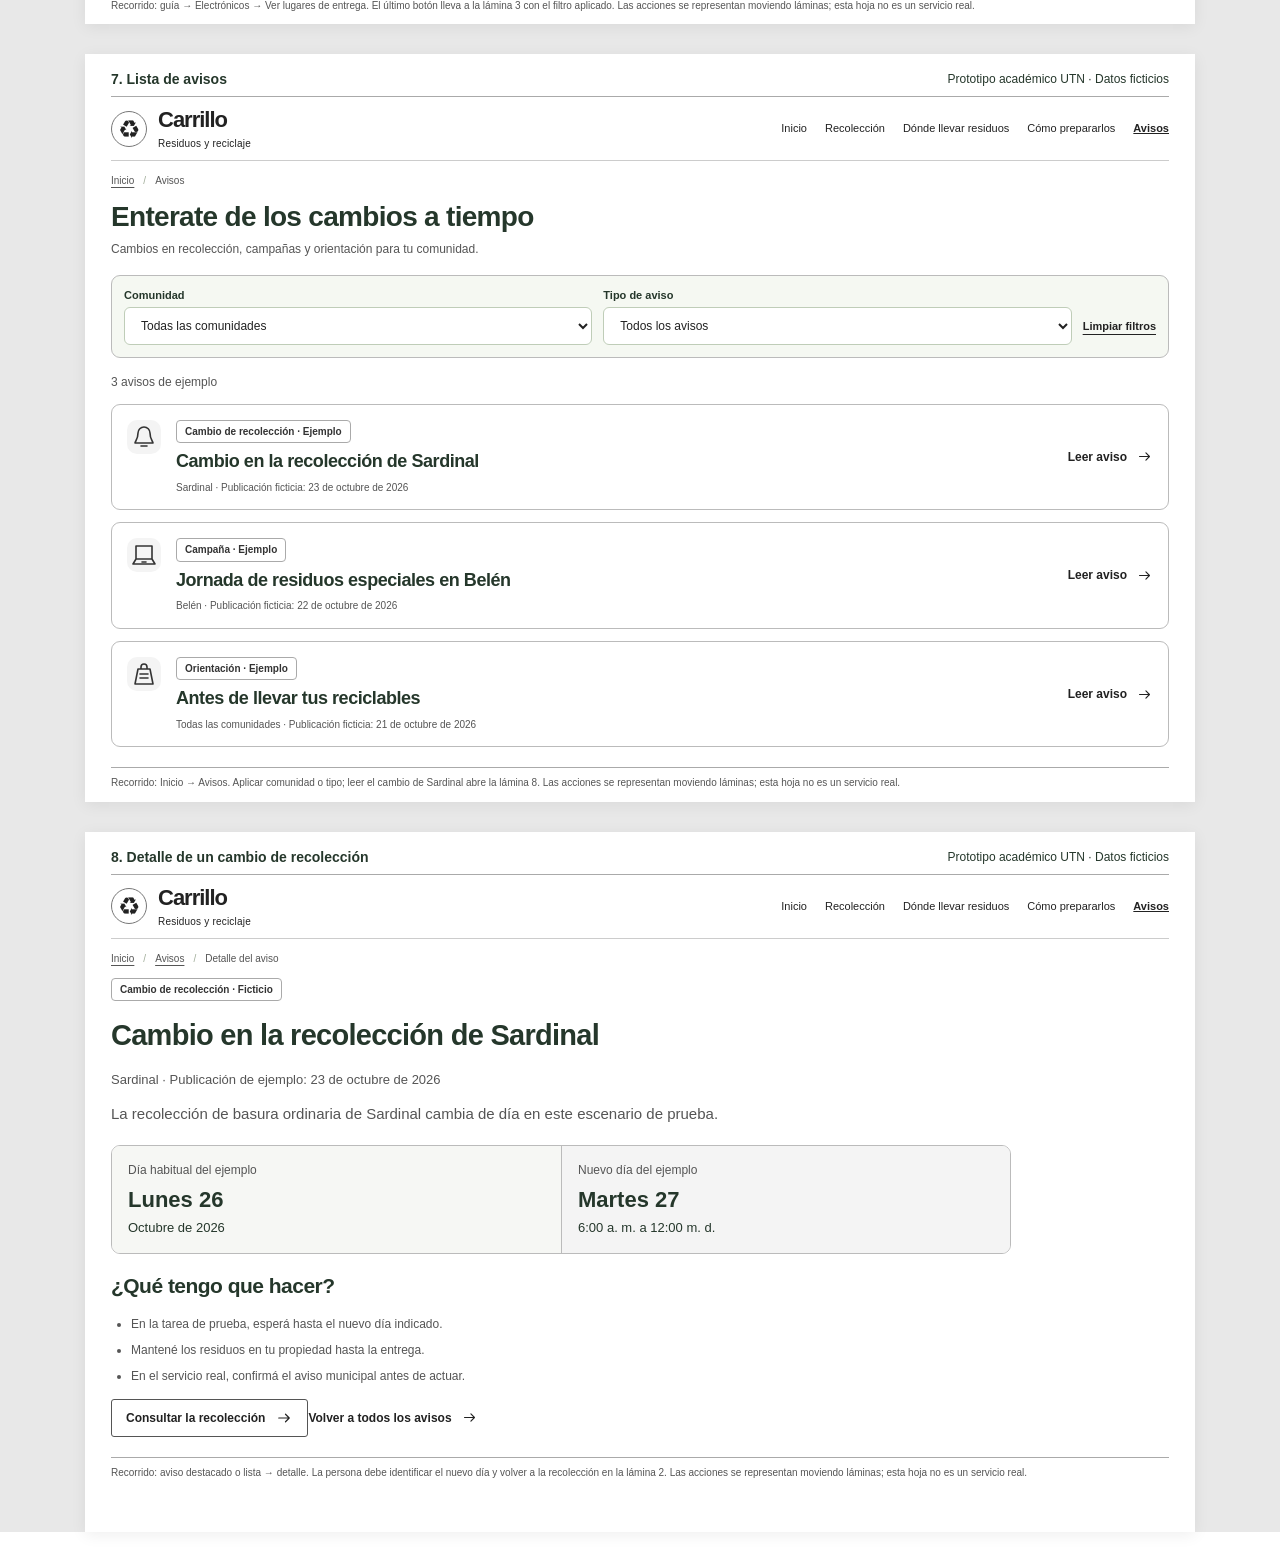
<file: ejemplo 1/papel.html>
<!doctype html>
<html lang="es-CR">
<head><meta charset="utf-8"><meta name="viewport" content="width=device-width,initial-scale=1"><title>Láminas del prototipo en papel | Carrillo</title><link rel="stylesheet" href="styles.css"><link rel="stylesheet" href="papel.css"><script src="app.js" defer></script></head>
<body class="paper-document wireframe" data-paper-document="true">
  <header class="paper-toolbar"><div><strong>Láminas para el prototipo en papel</strong><p>Ocho pantallas de ejemplo · Una lámina por página · Tamaño carta horizontal</p></div><div><a class="button secondary" href="index.html">Volver al prototipo</a><button class="button" id="print-sheets" type="button">Imprimir láminas</button></div></header>
  <main id="paper-sheets"></main>
</body>
</html>
</file>
<file: avance-4-figma/vendor/leaflet/leaflet.css>
/* required styles */

.leaflet-pane,
.leaflet-tile,
.leaflet-marker-icon,
.leaflet-marker-shadow,
.leaflet-tile-container,
.leaflet-pane > svg,
.leaflet-pane > canvas,
.leaflet-zoom-box,
.leaflet-image-layer,
.leaflet-layer {
	position: absolute;
	left: 0;
	top: 0;
	}
.leaflet-container {
	overflow: hidden;
	}
.leaflet-tile,
.leaflet-marker-icon,
.leaflet-marker-shadow {
	-webkit-user-select: none;
	   -moz-user-select: none;
	        user-select: none;
	  -webkit-user-drag: none;
	}
/* Prevents IE11 from highlighting tiles in blue */
.leaflet-tile::selection {
	background: transparent;
}
/* Safari renders non-retina tile on retina better with this, but Chrome is worse */
.leaflet-safari .leaflet-tile {
	image-rendering: -webkit-optimize-contrast;
	}
/* hack that prevents hw layers "stretching" when loading new tiles */
.leaflet-safari .leaflet-tile-container {
	width: 1600px;
	height: 1600px;
	-webkit-transform-origin: 0 0;
	}
.leaflet-marker-icon,
.leaflet-marker-shadow {
	display: block;
	}
/* .leaflet-container svg: reset svg max-width decleration shipped in Joomla! (joomla.org) 3.x */
/* .leaflet-container img: map is broken in FF if you have max-width: 100% on tiles */
.leaflet-container .leaflet-overlay-pane svg {
	max-width: none !important;
	max-height: none !important;
	}
.leaflet-container .leaflet-marker-pane img,
.leaflet-container .leaflet-shadow-pane img,
.leaflet-container .leaflet-tile-pane img,
.leaflet-container img.leaflet-image-layer,
.leaflet-container .leaflet-tile {
	max-width: none !important;
	max-height: none !important;
	width: auto;
	padding: 0;
	}

.leaflet-container img.leaflet-tile {
	/* See: https://bugs.chromium.org/p/chromium/issues/detail?id=600120 */
	mix-blend-mode: plus-lighter;
}

.leaflet-container.leaflet-touch-zoom {
	-ms-touch-action: pan-x pan-y;
	touch-action: pan-x pan-y;
	}
.leaflet-container.leaflet-touch-drag {
	-ms-touch-action: pinch-zoom;
	/* Fallback for FF which doesn't support pinch-zoom */
	touch-action: none;
	touch-action: pinch-zoom;
}
.leaflet-container.leaflet-touch-drag.leaflet-touch-zoom {
	-ms-touch-action: none;
	touch-action: none;
}
.leaflet-container {
	-webkit-tap-highlight-color: transparent;
}
.leaflet-container a {
	-webkit-tap-highlight-color: rgba(51, 181, 229, 0.4);
}
.leaflet-tile {
	filter: inherit;
	visibility: hidden;
	}
.leaflet-tile-loaded {
	visibility: inherit;
	}
.leaflet-zoom-box {
	width: 0;
	height: 0;
	-moz-box-sizing: border-box;
	     box-sizing: border-box;
	z-index: 800;
	}
/* workaround for https://bugzilla.mozilla.org/show_bug.cgi?id=888319 */
.leaflet-overlay-pane svg {
	-moz-user-select: none;
	}

.leaflet-pane         { z-index: 400; }

.leaflet-tile-pane    { z-index: 200; }
.leaflet-overlay-pane { z-index: 400; }
.leaflet-shadow-pane  { z-index: 500; }
.leaflet-marker-pane  { z-index: 600; }
.leaflet-tooltip-pane   { z-index: 650; }
.leaflet-popup-pane   { z-index: 700; }

.leaflet-map-pane canvas { z-index: 100; }
.leaflet-map-pane svg    { z-index: 200; }

.leaflet-vml-shape {
	width: 1px;
	height: 1px;
	}
.lvml {
	behavior: url(#default#VML);
	display: inline-block;
	position: absolute;
	}


/* control positioning */

.leaflet-control {
	position: relative;
	z-index: 800;
	pointer-events: visiblePainted; /* IE 9-10 doesn't have auto */
	pointer-events: auto;
	}
.leaflet-top,
.leaflet-bottom {
	position: absolute;
	z-index: 1000;
	pointer-events: none;
	}
.leaflet-top {
	top: 0;
	}
.leaflet-right {
	right: 0;
	}
.leaflet-bottom {
	bottom: 0;
	}
.leaflet-left {
	left: 0;
	}
.leaflet-control {
	float: left;
	clear: both;
	}
.leaflet-right .leaflet-control {
	float: right;
	}
.leaflet-top .leaflet-control {
	margin-top: 10px;
	}
.leaflet-bottom .leaflet-control {
	margin-bottom: 10px;
	}
.leaflet-left .leaflet-control {
	margin-left: 10px;
	}
.leaflet-right .leaflet-control {
	margin-right: 10px;
	}


/* zoom and fade animations */

.leaflet-fade-anim .leaflet-popup {
	opacity: 0;
	-webkit-transition: opacity 0.2s linear;
	   -moz-transition: opacity 0.2s linear;
	        transition: opacity 0.2s linear;
	}
.leaflet-fade-anim .leaflet-map-pane .leaflet-popup {
	opacity: 1;
	}
.leaflet-zoom-animated {
	-webkit-transform-origin: 0 0;
	    -ms-transform-origin: 0 0;
	        transform-origin: 0 0;
	}
svg.leaflet-zoom-animated {
	will-change: transform;
}

.leaflet-zoom-anim .leaflet-zoom-animated {
	-webkit-transition: -webkit-transform 0.25s cubic-bezier(0,0,0.25,1);
	   -moz-transition:    -moz-transform 0.25s cubic-bezier(0,0,0.25,1);
	        transition:         transform 0.25s cubic-bezier(0,0,0.25,1);
	}
.leaflet-zoom-anim .leaflet-tile,
.leaflet-pan-anim .leaflet-tile {
	-webkit-transition: none;
	   -moz-transition: none;
	        transition: none;
	}

.leaflet-zoom-anim .leaflet-zoom-hide {
	visibility: hidden;
	}


/* cursors */

.leaflet-interactive {
	cursor: pointer;
	}
.leaflet-grab {
	cursor: -webkit-grab;
	cursor:    -moz-grab;
	cursor:         grab;
	}
.leaflet-crosshair,
.leaflet-crosshair .leaflet-interactive {
	cursor: crosshair;
	}
.leaflet-popup-pane,
.leaflet-control {
	cursor: auto;
	}
.leaflet-dragging .leaflet-grab,
.leaflet-dragging .leaflet-grab .leaflet-interactive,
.leaflet-dragging .leaflet-marker-draggable {
	cursor: move;
	cursor: -webkit-grabbing;
	cursor:    -moz-grabbing;
	cursor:         grabbing;
	}

/* marker & overlays interactivity */
.leaflet-marker-icon,
.leaflet-marker-shadow,
.leaflet-image-layer,
.leaflet-pane > svg path,
.leaflet-tile-container {
	pointer-events: none;
	}

.leaflet-marker-icon.leaflet-interactive,
.leaflet-image-layer.leaflet-interactive,
.leaflet-pane > svg path.leaflet-interactive,
svg.leaflet-image-layer.leaflet-interactive path {
	pointer-events: visiblePainted; /* IE 9-10 doesn't have auto */
	pointer-events: auto;
	}

/* visual tweaks */

.leaflet-container {
	background: #ddd;
	outline-offset: 1px;
	}
.leaflet-container a {
	color: #0078A8;
	}
.leaflet-zoom-box {
	border: 2px dotted #38f;
	background: rgba(255,255,255,0.5);
	}


/* general typography */
.leaflet-container {
	font-family: "Helvetica Neue", Arial, Helvetica, sans-serif;
	font-size: 12px;
	font-size: 0.75rem;
	line-height: 1.5;
	}


/* general toolbar styles */

.leaflet-bar {
	box-shadow: 0 1px 5px rgba(0,0,0,0.65);
	border-radius: 4px;
	}
.leaflet-bar a {
	background-color: #fff;
	border-bottom: 1px solid #ccc;
	width: 26px;
	height: 26px;
	line-height: 26px;
	display: block;
	text-align: center;
	text-decoration: none;
	color: black;
	}
.leaflet-bar a,
.leaflet-control-layers-toggle {
	background-position: 50% 50%;
	background-repeat: no-repeat;
	display: block;
	}
.leaflet-bar a:hover,
.leaflet-bar a:focus {
	background-color: #f4f4f4;
	}
.leaflet-bar a:first-child {
	border-top-left-radius: 4px;
	border-top-right-radius: 4px;
	}
.leaflet-bar a:last-child {
	border-bottom-left-radius: 4px;
	border-bottom-right-radius: 4px;
	border-bottom: none;
	}
.leaflet-bar a.leaflet-disabled {
	cursor: default;
	background-color: #f4f4f4;
	color: #bbb;
	}

.leaflet-touch .leaflet-bar a {
	width: 30px;
	height: 30px;
	line-height: 30px;
	}
.leaflet-touch .leaflet-bar a:first-child {
	border-top-left-radius: 2px;
	border-top-right-radius: 2px;
	}
.leaflet-touch .leaflet-bar a:last-child {
	border-bottom-left-radius: 2px;
	border-bottom-right-radius: 2px;
	}

/* zoom control */

.leaflet-control-zoom-in,
.leaflet-control-zoom-out {
	font: bold 18px 'Lucida Console', Monaco, monospace;
	text-indent: 1px;
	}

.leaflet-touch .leaflet-control-zoom-in, .leaflet-touch .leaflet-control-zoom-out  {
	font-size: 22px;
	}


/* layers control */

.leaflet-control-layers {
	box-shadow: 0 1px 5px rgba(0,0,0,0.4);
	background: #fff;
	border-radius: 5px;
	}
.leaflet-control-layers-toggle {
	background-image: url(images/layers.png);
	width: 36px;
	height: 36px;
	}
.leaflet-retina .leaflet-control-layers-toggle {
	background-image: url(images/layers-2x.png);
	background-size: 26px 26px;
	}
.leaflet-touch .leaflet-control-layers-toggle {
	width: 44px;
	height: 44px;
	}
.leaflet-control-layers .leaflet-control-layers-list,
.leaflet-control-layers-expanded .leaflet-control-layers-toggle {
	display: none;
	}
.leaflet-control-layers-expanded .leaflet-control-layers-list {
	display: block;
	position: relative;
	}
.leaflet-control-layers-expanded {
	padding: 6px 10px 6px 6px;
	color: #333;
	background: #fff;
	}
.leaflet-control-layers-scrollbar {
	overflow-y: scroll;
	overflow-x: hidden;
	padding-right: 5px;
	}
.leaflet-control-layers-selector {
	margin-top: 2px;
	position: relative;
	top: 1px;
	}
.leaflet-control-layers label {
	display: block;
	font-size: 13px;
	font-size: 1.08333em;
	}
.leaflet-control-layers-separator {
	height: 0;
	border-top: 1px solid #ddd;
	margin: 5px -10px 5px -6px;
	}

/* Default icon URLs */
.leaflet-default-icon-path { /* used only in path-guessing heuristic, see L.Icon.Default */
	background-image: url(images/marker-icon.png);
	}


/* attribution and scale controls */

.leaflet-container .leaflet-control-attribution {
	background: #fff;
	background: rgba(255, 255, 255, 0.8);
	margin: 0;
	}
.leaflet-control-attribution,
.leaflet-control-scale-line {
	padding: 0 5px;
	color: #333;
	line-height: 1.4;
	}
.leaflet-control-attribution a {
	text-decoration: none;
	}
.leaflet-control-attribution a:hover,
.leaflet-control-attribution a:focus {
	text-decoration: underline;
	}
.leaflet-attribution-flag {
	display: inline !important;
	vertical-align: baseline !important;
	width: 1em;
	height: 0.6669em;
	}
.leaflet-left .leaflet-control-scale {
	margin-left: 5px;
	}
.leaflet-bottom .leaflet-control-scale {
	margin-bottom: 5px;
	}
.leaflet-control-scale-line {
	border: 2px solid #777;
	border-top: none;
	line-height: 1.1;
	padding: 2px 5px 1px;
	white-space: nowrap;
	-moz-box-sizing: border-box;
	     box-sizing: border-box;
	background: rgba(255, 255, 255, 0.8);
	text-shadow: 1px 1px #fff;
	}
.leaflet-control-scale-line:not(:first-child) {
	border-top: 2px solid #777;
	border-bottom: none;
	margin-top: -2px;
	}
.leaflet-control-scale-line:not(:first-child):not(:last-child) {
	border-bottom: 2px solid #777;
	}

.leaflet-touch .leaflet-control-attribution,
.leaflet-touch .leaflet-control-layers,
.leaflet-touch .leaflet-bar {
	box-shadow: none;
	}
.leaflet-touch .leaflet-control-layers,
.leaflet-touch .leaflet-bar {
	border: 2px solid rgba(0,0,0,0.2);
	background-clip: padding-box;
	}


/* popup */

.leaflet-popup {
	position: absolute;
	text-align: center;
	margin-bottom: 20px;
	}
.leaflet-popup-content-wrapper {
	padding: 1px;
	text-align: left;
	border-radius: 12px;
	}
.leaflet-popup-content {
	margin: 13px 24px 13px 20px;
	line-height: 1.3;
	font-size: 13px;
	font-size: 1.08333em;
	min-height: 1px;
	}
.leaflet-popup-content p {
	margin: 17px 0;
	margin: 1.3em 0;
	}
.leaflet-popup-tip-container {
	width: 40px;
	height: 20px;
	position: absolute;
	left: 50%;
	margin-top: -1px;
	margin-left: -20px;
	overflow: hidden;
	pointer-events: none;
	}
.leaflet-popup-tip {
	width: 17px;
	height: 17px;
	padding: 1px;

	margin: -10px auto 0;
	pointer-events: auto;

	-webkit-transform: rotate(45deg);
	   -moz-transform: rotate(45deg);
	    -ms-transform: rotate(45deg);
	        transform: rotate(45deg);
	}
.leaflet-popup-content-wrapper,
.leaflet-popup-tip {
	background: white;
	color: #333;
	box-shadow: 0 3px 14px rgba(0,0,0,0.4);
	}
.leaflet-container a.leaflet-popup-close-button {
	position: absolute;
	top: 0;
	right: 0;
	border: none;
	text-align: center;
	width: 24px;
	height: 24px;
	font: 16px/24px Tahoma, Verdana, sans-serif;
	color: #757575;
	text-decoration: none;
	background: transparent;
	}
.leaflet-container a.leaflet-popup-close-button:hover,
.leaflet-container a.leaflet-popup-close-button:focus {
	color: #585858;
	}
.leaflet-popup-scrolled {
	overflow: auto;
	}

.leaflet-oldie .leaflet-popup-content-wrapper {
	-ms-zoom: 1;
	}
.leaflet-oldie .leaflet-popup-tip {
	width: 24px;
	margin: 0 auto;

	-ms-filter: "progid:DXImageTransform.Microsoft.Matrix(M11=0.70710678, M12=0.70710678, M21=-0.70710678, M22=0.70710678)";
	filter: progid:DXImageTransform.Microsoft.Matrix(M11=0.70710678, M12=0.70710678, M21=-0.70710678, M22=0.70710678);
	}

.leaflet-oldie .leaflet-control-zoom,
.leaflet-oldie .leaflet-control-layers,
.leaflet-oldie .leaflet-popup-content-wrapper,
.leaflet-oldie .leaflet-popup-tip {
	border: 1px solid #999;
	}


/* div icon */

.leaflet-div-icon {
	background: #fff;
	border: 1px solid #666;
	}


/* Tooltip */
/* Base styles for the element that has a tooltip */
.leaflet-tooltip {
	position: absolute;
	padding: 6px;
	background-color: #fff;
	border: 1px solid #fff;
	border-radius: 3px;
	color: #222;
	white-space: nowrap;
	-webkit-user-select: none;
	-moz-user-select: none;
	-ms-user-select: none;
	user-select: none;
	pointer-events: none;
	box-shadow: 0 1px 3px rgba(0,0,0,0.4);
	}
.leaflet-tooltip.leaflet-interactive {
	cursor: pointer;
	pointer-events: auto;
	}
.leaflet-tooltip-top:before,
.leaflet-tooltip-bottom:before,
.leaflet-tooltip-left:before,
.leaflet-tooltip-right:before {
	position: absolute;
	pointer-events: none;
	border: 6px solid transparent;
	background: transparent;
	content: "";
	}

/* Directions */

.leaflet-tooltip-bottom {
	margin-top: 6px;
}
.leaflet-tooltip-top {
	margin-top: -6px;
}
.leaflet-tooltip-bottom:before,
.leaflet-tooltip-top:before {
	left: 50%;
	margin-left: -6px;
	}
.leaflet-tooltip-top:before {
	bottom: 0;
	margin-bottom: -12px;
	border-top-color: #fff;
	}
.leaflet-tooltip-bottom:before {
	top: 0;
	margin-top: -12px;
	margin-left: -6px;
	border-bottom-color: #fff;
	}
.leaflet-tooltip-left {
	margin-left: -6px;
}
.leaflet-tooltip-right {
	margin-left: 6px;
}
.leaflet-tooltip-left:before,
.leaflet-tooltip-right:before {
	top: 50%;
	margin-top: -6px;
	}
.leaflet-tooltip-left:before {
	right: 0;
	margin-right: -12px;
	border-left-color: #fff;
	}
.leaflet-tooltip-right:before {
	left: 0;
	margin-left: -12px;
	border-right-color: #fff;
	}

/* Printing */

@media print {
	/* Prevent printers from removing background-images of controls. */
	.leaflet-control {
		-webkit-print-color-adjust: exact;
		print-color-adjust: exact;
		}
	}
</file>
<file: avance-4-figma/avance.css>
/* Rediseño con Unslop, de Damir Sokolovsky (https://heydamir.design/unslop), CC BY 4.0. */
@font-face {
  font-family: Karla;
  src: url("assets/fuentes/karla-latin.woff2") format("woff2");
  font-style: normal;
  font-weight: 400 700;
  font-display: swap;
}

:root {
  color-scheme: light;
  --paper: #f8f7f3;
  --surface: #fffefa;
  --shade: #eeeee7;
  --line: #d9dbd1;
  --ink: #202d26;
  --secondary: #45534a;
  --quiet: #5d685e;
  --green: #195a41;
  --green-dark: #12452f;
  --green-pale: #e8eee6;
  --error: #8b3930;
  --control: 8px;
  --panel: 16px;
  --wrap: 1240px;
  --edge: 32px;
  --display: Georgia, "Times New Roman", serif;
  --body: Karla, Arial, sans-serif;
}

*, *::before, *::after { box-sizing: border-box; }
[hidden] { display: none !important; }
body { margin: 0; min-width: 0; font: 400 16px/1.5 var(--body); color: var(--ink); background: var(--paper); font-variant-numeric: tabular-nums; }
img { display: block; max-width: 100%; }
svg { display: block; }
.icon { width: 16px; height: 16px; fill: currentColor; flex: none; }
a { color: var(--green); text-underline-offset: 4px; }
a:hover { color: var(--green-dark); }
button, input, select { font: inherit; color: inherit; }
button { cursor: pointer; }
:focus-visible { outline: 2px solid var(--green); outline-offset: 4px; }
[tabindex="-1"]:focus { outline: none; }
h1, h2, h3, p, ul, ol, dl, figure { margin-top: 0; }
h1, h2, h3 { font-weight: 500; }
h1, h2 { font-family: var(--display); }
h1 { font-size: clamp(36px, 5vw, 56px); line-height: 1.06; letter-spacing: -.025em; margin-bottom: 12px; }
h2 { font-size: 28px; line-height: 1.18; margin-bottom: 12px; }
h3 { font-size: 17px; line-height: 1.3; margin-bottom: 4px; }
p { margin-bottom: 16px; }
.visually-hidden, .skip-link:not(:focus) { position: absolute; width: 1px; height: 1px; padding: 0; overflow: hidden; clip-path: inset(50%); white-space: nowrap; }
.skip-link:focus { position: absolute; z-index: 2; top: 8px; left: 8px; background: var(--surface); padding: 8px 12px; }

.avance-header { border-block: 4px solid var(--green); border-bottom: 1px solid var(--line); }
.avance-header-inner, .service-container { width: min(var(--wrap), calc(100% - 2 * var(--edge))); margin-inline: auto; }
.avance-header-inner { min-height: 80px; display: flex; justify-content: space-between; align-items: center; gap: 24px; }
.municipal-brand { display: flex; align-items: center; gap: 12px; text-decoration: none; color: var(--ink); font-size: 17px; font-weight: 600; line-height: 1.2; flex: none; }
.municipal-brand img { object-fit: contain; }
.municipal-brand small { display: block; margin-top: 4px; color: var(--quiet); font-size: 13px; font-weight: 400; }
.section-tabs { display: flex; align-self: stretch; gap: clamp(12px, 1.65vw, 24px); }
.section-tabs a { display: flex; align-items: center; padding: 8px 0; border-bottom: 2px solid transparent; color: var(--secondary); font-size: 14px; white-space: nowrap; text-decoration: none; }
.section-tabs a[aria-current="page"], .section-tabs a:hover { border-color: var(--green); color: var(--green); }
.section-tabs a[aria-current="page"] { font-weight: 600; }
.service-container { min-height: calc(100vh - 85px); display: flex; flex-direction: column; }
.screen { padding-block: 40px; }
.screen-heading { margin-bottom: 28px; }
.screen-heading p { color: var(--secondary); margin-bottom: 0; max-width: 60ch; }
.btn, .button, .mobile-menu { display: inline-flex; align-items: center; justify-content: center; gap: 8px; padding: 8px 16px; min-height: 44px; border: 1px solid var(--green); border-radius: var(--control); background: var(--green); color: white; font-size: 15px; font-weight: 600; text-decoration: none; line-height: 1.3; transition: background-color 140ms ease-out, color 140ms ease-out; }
.btn:hover, .button:hover { background: var(--green-dark); color: white; }
.btn.secondary, .button.outline, .mobile-menu { background: var(--surface); color: var(--green); border-color: var(--line); }
.btn.secondary:hover, .button.outline:hover, .mobile-menu:hover { background: var(--green-pale); color: var(--green-dark); }
.mobile-menu { display: none; }
.plain-link { display: inline-flex; align-items: center; gap: 8px; border: 0; padding: 4px 0; min-height: 36px; background: none; color: var(--green); text-align: left; text-decoration: underline; text-underline-offset: 4px; }
.plain-link:hover { color: var(--green-dark); }
input, select { width: 100%; min-width: 0; min-height: 44px; padding: 8px 12px; border: 1px solid #adb6aa; background: var(--surface); border-radius: var(--control); }
input::placeholder { color: var(--quiet); opacity: 1; }
.field label, .field .field-label, .community-field > span, #description-label { display: block; margin-bottom: 4px; font-weight: 600; font-size: 15px; }

.home-lead { display: grid; grid-template-columns: minmax(0,.92fr) minmax(0,1.08fr); align-items: center; gap: 40px; }
.hero-copy h1 { font-size: clamp(44px, 5.5vw, 72px); max-width: 12ch; margin-bottom: 16px; }
.hero-copy > p:not(.field-error) { color: var(--secondary); font-size: 19px; line-height: 1.4; max-width: 32ch; margin-bottom: 24px; }
.community-search { max-width: 448px; }
.community-search label, .community-label { display: block; font-size: 15px; font-weight: 600; margin-bottom: 4px; }
.search-controls { display: grid; grid-template-columns: minmax(0,1fr) auto; gap: 8px; }
.search-controls input, .search-controls .btn { min-height: 48px; }
.hero-copy > .plain-link { margin-top: 8px; }
.coast-hero { margin: 0; min-width: 0; }
.coast-photo { width: 100%; aspect-ratio: 3 / 1.83; height: auto; object-fit: cover; object-position: 76% 50%; border-radius: var(--panel); }
.coast-hero figcaption { font-size: 13px; color: var(--quiet); margin-top: 8px; }
.home-bottom { display: grid; grid-template-columns: minmax(0,1.36fr) minmax(0,1fr); align-items: start; gap: 40px; padding-top: 32px; margin-top: 32px; border-top: 1px solid var(--line); }
.home-services h2 { margin-bottom: 12px; }
.service-list { padding: 0; margin: 0; list-style: none; }
.service-list li { border-top: 1px solid var(--line); }
.service-list li:last-child { border-bottom: 1px solid var(--line); }
.service-list a { display: grid; grid-template-columns: 16px minmax(0,1fr) auto; align-items: center; gap: 12px; min-height: 56px; padding: 8px 4px; color: var(--ink); text-decoration: none; }
.service-list a:hover { color: var(--green-dark); background: var(--green-pale); }
.service-list a strong { font-size: 16px; font-weight: 600; }
.service-list a small { display: block; color: var(--quiet); font-size: 14px; }
.service-list a > span:last-child { color: var(--green); font-size: 20px; }
.notice-ribbon { border-inline-start: 2px solid var(--green); padding: 16px 24px; background: var(--green-pale); border-radius: 0 var(--panel) var(--panel) 0; }
.notice-meta, .notice-ribbon > p:not(.notice-meta) { color: var(--quiet); font-size: 14px; margin: 0 0 8px; }
.route-dates { display: flex; align-items: center; gap: 16px; max-width: 248px; margin: 16px 0 12px; }
.route-dates time { display: grid; gap: 4px; }
.route-dates time strong { font: 400 44px/1 var(--display); color: var(--green); }
.route-dates time span { color: var(--secondary); font-size: 14px; }
.route-thread { position: relative; flex: 1; min-width: 40px; height: 1px; background: var(--green); }
.route-thread::before, .route-thread::after { content: ""; position: absolute; width: 7px; height: 7px; top: -3px; border: 1px solid var(--green); border-radius: 50%; background: var(--green-pale); }
.route-thread::after { right: 0; background: var(--green); }

.white-panel { min-width: 0; }
.route-layout, .centers-layout { display: grid; grid-template-columns: minmax(0, .92fr) minmax(0, 1.08fr); gap: 40px; align-items: start; }
.community-field { max-width: 384px; margin-bottom: 24px; }
.community-control { justify-content: flex-start; width: 100%; border-color: #adb6aa !important; text-align: left; }
.community-control img { object-fit: contain; }
.chevron { width: 8px; height: 8px; margin-left: auto; margin-top: -4px; border-right: 1px solid; border-bottom: 1px solid; transform: rotate(45deg); }
.calendar-location, .calendar-alert, .panel-heading, .map-meta { display: flex; flex-wrap: wrap; justify-content: space-between; align-items: baseline; gap: 8px 16px; }
.calendar-location { padding: 8px 0 12px; border-bottom: 1px solid var(--line); }
.calendar-location span { color: var(--quiet); font-size: 14px; }
.calendar-alert { padding: 12px 0; font-size: 14px; }
.pickup { display: flex; align-items: center; gap: 16px; padding: 12px 16px; min-height: 88px; border-inline-start: 2px solid var(--green); background: var(--green-pale); }
.date-tile { display: grid; text-align: center; min-width: 48px; color: var(--green); }
.date-tile strong { font: 400 40px/1 var(--display); }
.date-tile span, .small-label { color: var(--quiet); font-size: 13px; }
.pickup p, .pickup-row p { margin: 0; }
.pickup-row { display: grid; grid-template-columns: 16px minmax(0,1fr) auto; align-items: center; gap: 12px; padding: 12px 0; border-bottom: 1px solid var(--line); }
.pickup-row img, .pickup img { width: 16px; height: 16px; object-fit: contain; }
.pending, .calendar-note, .map-caption, .result-line, .map-meta { font-size: 14px; color: var(--quiet); }
.calendar-note { margin: 12px 0 0; }
.panel-heading { margin-bottom: 8px; }
.panel-heading h2 { margin-bottom: 0; }
.panel-heading a { font-size: 14px; }
.map-panel > p { color: var(--quiet); font-size: 14px; margin-bottom: 12px; }
.fig-map { overflow: auto; border-radius: var(--panel); border: 1px solid var(--line); width: 100%; height: 280px; background: var(--shade); scrollbar-color: #98a599 var(--shade); }
.map-layer { position: relative; width: 960px; height: 565px; }
.map-layer > img { max-width: none; }
.centers-map .map-layer { width: 980px; height: 630px; }
.pin { position: absolute; display: flex; align-items: center; gap: 4px; padding: 4px; min-height: 40px; color: var(--ink); background: none; border: 0; }
.pin span { background: var(--surface); border: 1px solid var(--line); padding: 0 4px; border-radius: 4px; font-size: 13px; white-space: nowrap; }
.pin[aria-pressed="true"] span { border-color: var(--green); color: var(--green); font-weight: 600; }
.route-map .pin-sardinal { left: 212px; top: 0; }
.route-map .pin-palmira { left: 328px; top: 0; }
.route-map .pin-filadelfia { left: 360px; top: 116px; }
.route-map .pin-belen { left: 308px; top: 176px; }
.centers-map .pin-sardinal { left: 152px; top: 28px; }
.centers-map .pin-filadelfia { left: 244px; top: 160px; }
.live-map { height: clamp(280px, 35vw, 380px); width: 100%; isolation: isolate; border: 1px solid var(--line); border-radius: var(--panel); background: var(--shade); }
.live-map .leaflet-control-zoom a { width: 36px; height: 36px; line-height: 36px; color: var(--green); }
.live-map .leaflet-control-attribution { color: var(--ink); background: var(--surface); font-size: 12px; }
.live-map .leaflet-control-attribution a { color: var(--green); text-decoration: underline; text-underline-offset: 2px; }
.live-map .pin { inset: auto auto 0 -4px; pointer-events: auto; min-height: 44px; flex-direction: row; }
.live-map .pin img { order: -1; width: 26px; height: 31px; }
.live-map .pin span { box-shadow: 0 1px 2px #202d2624; }
.live-map .pin:focus-visible span { outline: 2px solid var(--green); outline-offset: 1px; }
.map-meta .plain-link, .map-help { font-size: 14px; }
.map-help p { margin-bottom: 0; color: var(--quiet); }
.map-help p:empty { margin: 0; }
.map-meta span { text-align: end; }
.map-panel:has([data-live-map]:not([hidden])) [data-local-attribution] { display: none; }
.section-note, .soft-tip { display: flex; align-items: flex-start; gap: 8px; font-size: 14px; color: var(--quiet); padding: 12px 0 0; border-top: 1px solid var(--line); margin: 24px 0 0; }
.soft-tip p { margin: 0; }

.with-search { display: flex; flex-wrap: wrap; align-items: end; justify-content: space-between; gap: 12px 24px; }
.compact-search, .center-search { display: flex; align-items: center; gap: 8px; }
.compact-search { position: relative; flex: 0 1 272px; }
.compact-search .icon, .center-search > .icon { position: absolute; left: 12px; color: var(--quiet); pointer-events: none; }
.compact-search input, .center-search input { padding-inline-start: 36px; }
.recycling-grid, .special-materials { display: block; border-top: 1px solid var(--line); }
.recycling-grid:not(:has(article:not([hidden]))), .special-materials:not(:has(article:not([hidden]))) { border-top: 0; }
.recycle-card, .special-materials article { display: grid; grid-template-columns: minmax(0, .9fr) minmax(0, 1.5fr) minmax(136px, auto); gap: 16px 24px; align-items: center; padding: 16px 0; border-bottom: 1px solid var(--line); }
.recycle-card h2, .special-materials h2 { margin: 0; font: 600 17px/1.3 var(--body); }
.recycle-card h2, .special-material-label, .material-dialog h2 { display: flex; align-items: center; gap: 10px; }
.material-symbols { position: absolute; width: 0; height: 0; overflow: hidden; }
.material-thumbnail {
  flex: none;
  width: 76px;
  height: 54px;
  object-fit: cover;
  border-radius: var(--control);
  background: var(--shade);
}
.material-icon { display: grid; place-items: center; flex: none; width: 36px; height: 36px; border-radius: var(--control); color: var(--material, var(--green)); background: color-mix(in srgb, currentColor 10%, var(--surface)); }
.material-icon svg { width: 23px; height: 23px; fill: none; stroke: currentColor; stroke-width: 1.65; stroke-linecap: round; stroke-linejoin: round; }
.line-icon { width: 18px; height: 18px; flex: none; fill: none; stroke: currentColor; stroke-width: 1.65; stroke-linecap: round; stroke-linejoin: round; }
.paper, .tag-paper { --material: #397799; }
.plastic, .tag-plastic { --material: #337350; }
.metal, .tag-metal { --material: #986818; }
.glass, .tag-glass { --material: #735086; }
.recycle-card ul { display: flex; flex-wrap: wrap; gap: 4px 16px; padding: 0; margin: 0; list-style: none; color: var(--secondary); font-size: 15px; }
.recycle-card li + li::before { content: "·"; display: inline-block; margin-right: 8px; color: var(--quiet); }
.material-button { justify-self: start; }
.material-button, .notice-cards .btn { min-height: 36px; padding: 4px 0; background: none; color: var(--green); border: 0; text-decoration: underline; text-underline-offset: 4px; font-weight: 500; }
.material-button:hover, .notice-cards .btn:hover { background: none; color: var(--green-dark); }
.sorting-guide { display: grid; grid-template-columns: 1fr 1fr; gap: 24px; padding: 16px 20px; margin-block: 24px; background: var(--shade); border-radius: var(--panel); }
.sorting-guide h2 { font: 600 16px/1.3 var(--body); margin-bottom: 4px; }
.sorting-guide p, .special-materials p { margin: 0; color: var(--secondary); }
.special-materials article { grid-template-columns: minmax(0,1fr) minmax(136px,auto); }
.special-materials article .plain-link { justify-self: start; }
.result-line { margin: 12px 0; }
.empty-state { margin-top: 16px; padding: 16px 0; border-top: 1px solid var(--line); }
.center-search { position: relative; width: min(100%, 520px); margin-bottom: 20px; }
.center-search input { padding-inline-end: 44px; }
.center-search button { position: absolute; right: 4px; width: 36px; height: 36px; display: grid; place-items: center; border: 0; background: var(--surface); color: var(--green); border-radius: var(--control); }
.center-list .result-line { margin-top: 0; }
.center-row { display: grid; grid-template-columns: minmax(0, 1fr) minmax(80px, 27%); gap: 10px 16px; align-items: start; border-top: 1px solid var(--line); padding-block: 16px; }
.center-summary h2 { margin: 0 0 6px; font: inherit; }
.center-title { display: inline-flex; align-items: center; gap: 8px; border: 0; padding: 0; background: none; font-size: 18px; color: var(--ink); font-weight: 600; text-align: left; }
.center-title:hover { color: var(--green); }
.center-summary p { display: flex; align-items: flex-start; gap: 8px; margin: 4px 0; color: var(--quiet); font-size: 14px; }
.center-summary .line-icon, .notice-filters .line-icon, .notice-facts .line-icon { color: var(--green); }
.center-summary p .line-icon { margin-top: 2px; }
.center-photo, .notice-photo, .center-detail-photo { width: 100%; object-fit: cover; border-radius: var(--control); background: var(--shade); }
.center-photo { height: auto; aspect-ratio: 4 / 3; }
.center-detail-photo { height: auto; aspect-ratio: 3 / 1; margin-bottom: 16px; }
.material-tags { grid-column: 1 / -1; display: flex; flex-wrap: wrap; gap: 6px 14px; margin: 0; padding: 0; list-style: none; }
.material-tags li { display: flex; align-items: center; gap: 5px; color: var(--secondary); font-size: 14px; }
.material-tags .line-icon { color: var(--material, var(--green)); }
.service-icon { display: grid; place-items: center; width: 34px; height: 34px; flex: none; color: var(--green); background: var(--green-pale); border-radius: var(--control); }
.campaign-callout { display: flex; flex-wrap: wrap; justify-content: space-between; align-items: center; gap: 4px 16px; margin-top: 8px; padding: 12px 16px; border-inline-start: 2px solid var(--green); background: var(--green-pale); }
.campaign-summary { display: flex; align-items: flex-start; gap: 8px; }
.campaign-summary .service-icon { width: 24px; height: 24px; }
.campaign-callout p { margin: 4px 0 0; }
.notice-filters { display: grid; grid-template-columns: minmax(0, 280px) minmax(0, 280px) auto; gap: 12px 16px; align-items: end; justify-content: start; }
.notice-filters :is(label, .field-label) { display: flex; align-items: center; gap: 6px; }
.notice-filters .plain-link { min-height: 44px; }
.notice-cards { border-top: 1px solid var(--line); }
.notice-cards article { display: grid; grid-template-columns: minmax(0, 1fr) minmax(160px, 25%); align-items: center; gap: 20px; border-bottom: 1px solid var(--line); padding: 20px 0; }
.notice-cards article[data-kind="cambio"] { padding-inline-start: 16px; border-inline-start: 2px solid var(--green); }
.example-tag { color: var(--quiet); font-size: 14px; }
.notice-cards h2 { display: flex; align-items: center; gap: 10px; margin: 0 0 6px; }
.notice-cards p { margin-bottom: 6px; }
.notice-facts { display: flex; flex-wrap: wrap; gap: 4px 14px; color: var(--quiet); font-size: 14px; }
.notice-facts span { display: inline-flex; align-items: center; gap: 5px; }
.notice-photo { height: auto; aspect-ratio: 2 / 1; }

.report-layout { display: grid; grid-template-columns: minmax(0,.65fr) minmax(0,1.35fr); gap: 40px; align-items: start; }
.report-intro { border-top: 2px solid var(--green); padding-top: 16px; }
.report-intro > img, .completion-panel img { width: 16px; height: 16px; object-fit: contain; margin-bottom: 12px; }
.report-intro p, .report-instructions { color: var(--secondary); }
.report-guide { margin: 0; }
.report-guide img { width: 100%; height: auto; aspect-ratio: 4 / 3; object-fit: cover; border-radius: var(--control); background: var(--shade); }
.report-guide figcaption { margin-top: 8px; color: var(--secondary); font-size: 14px; }
.report-instructions { display: grid; gap: 8px; padding-inline-start: 24px; }
.report-panel { padding: 20px; background: var(--surface); border: 1px solid var(--line); border-radius: var(--panel); }
.report-fields, .review-panel dl { display: grid; grid-template-columns: 1fr 1fr; gap: 16px; }
.report-panel .field, .attachment-line { margin-bottom: 16px; }
.description-control { display: block; text-align: left; min-height: 72px; width: 100%; padding: 12px; border: 1px solid #adb6aa; border-radius: var(--control); background: var(--surface); }
.description-control:hover { background: var(--green-pale); }
.attachment-line, .report-actions, .dialog-actions { display: flex; flex-wrap: wrap; align-items: center; gap: 8px 16px; }
.attachment-line > div { flex: 1 0 128px; }
.attachment-line p { margin: 0; color: var(--quiet); }
.field-error { color: var(--error); margin: 8px 0; }
[aria-invalid="true"], .community-control[aria-invalid="true"] { border-color: var(--error) !important; }
.report-actions, .dialog-actions { border-top: 1px solid var(--line); padding-top: 16px; }
.report-actions > :last-child { margin-inline-start: auto; }
.review-panel, .completion-panel { width: min(100%, 760px); }
.review-panel dl { gap: 16px 24px; margin-bottom: 24px; }
.review-panel dl > div { border-top: 1px solid var(--line); padding-top: 12px; }
.review-panel dt { font-weight: 600; font-size: 14px; color: var(--quiet); }
.review-panel dd { margin: 4px 0 0; }
.completion-panel { border-top: 2px solid var(--green); padding-top: 16px; }
.completion-panel .report-actions > :last-child { margin: 0; }

dialog { width: min(640px, calc(100% - 32px)); max-height: calc(100% - 32px); padding: 24px; border: 1px solid var(--line); border-radius: var(--panel); color: var(--ink); background: var(--surface); overflow: auto; }
dialog::backdrop { background: #202d266b; }
dialog h2 { padding-inline-end: 24px; }
dialog h3 { margin-block: 16px 8px; }
dialog li + li { margin-top: 4px; }
.dialog-close { position: absolute; top: 12px; right: 12px; display: grid; place-items: center; width: 36px; height: 36px; border: 1px solid var(--line); border-radius: var(--control); color: var(--green); background: var(--surface); }
.dialog-close:hover { background: var(--green-pale); }
.dialog-meta, .dialog-note, .demo-note { color: var(--quiet); font-size: 14px; }
.material-dialog h2 { padding-inline-end: 36px; }
.material-photos { display: grid; grid-template-columns: repeat(2, minmax(0, 1fr)); gap: 12px; }
.material-photos figure { margin: 0; }
.material-photos img { width: 100%; height: auto; aspect-ratio: 2 / 1; object-fit: cover; border-radius: var(--control); background: var(--shade); }
.material-photos figcaption { margin-top: 6px; color: var(--secondary); font-size: 14px; line-height: 1.35; }
.detail-list > div, .change-dates > div { padding: 8px 0; border-top: 1px solid var(--line); }
.detail-list dt, .change-dates span { color: var(--quiet); font-size: 14px; }
.detail-list dd { margin: 0; }
.change-dates { display: grid; grid-template-columns: 1fr 1fr; gap: 12px; }
.change-dates strong { display: block; margin-top: 4px; }
.change-dates p { margin: 0; }
.change-dates > div:last-child { border-top-color: var(--green); }
.directory { width: min(1024px, calc(100% - 32px)); }
.directory-grid { display: grid; grid-template-columns: repeat(4,minmax(0,1fr)); gap: 16px; border-top: 1px solid var(--line); padding-top: 16px; }
.directory-grid ul { padding: 0; margin: 0; list-style: none; }
.directory-grid li + li { margin: 0; }
.directory-grid button { min-height: 36px; border: 0; border-radius: 4px; padding: 4px 8px; background: transparent; color: var(--green); text-align: left; }
.directory-grid button:hover, .directory-grid button[aria-pressed="true"] { background: var(--green-pale); }
.dialog-actions { justify-content: flex-end; }

.step-footer { display: flex; flex-wrap: wrap; justify-content: space-between; gap: 8px 16px; border-top: 1px solid var(--line); padding: 8px 0; }
.step-footer .btn { min-height: 36px; background: none; border: 0; padding: 4px 0; font-weight: 500; text-decoration: underline; }
.step-footer #next-view { margin-left: auto; }
.academic-footer { display: flex; flex-wrap: wrap; justify-content: space-between; align-items: baseline; gap: 8px 16px; margin-top: auto; padding: 16px 0; border-top: 1px solid var(--line); color: var(--quiet); font-size: 14px; }
.academic-footer p { margin-bottom: 0; }

@media (max-width: 1040px) {
  .avance-header-inner { flex-wrap: wrap; justify-content: start; gap: 4px 24px; padding-top: 12px; }
  .section-tabs { flex-basis: 100%; flex-wrap: wrap; }
  .home-lead, .home-bottom, .route-layout, .centers-layout, .report-layout { gap: 24px; }
}
@media (max-width: 720px) {
  :root { --edge: 20px; }
  .avance-header-inner { min-height: 64px; padding: 8px 0; justify-content: space-between; }
  .municipal-brand { font-size: 15px; gap: 8px; }
  .municipal-brand img { width: 36px; height: 36px; }
  .municipal-brand small { font-size: 12px; }
  .mobile-menu { display: inline-flex; padding-inline: 8px; }
  .section-tabs { display: none; gap: 0 16px; }
  .section-tabs.is-open { display: grid; grid-template-columns: 1fr 1fr; }
  .section-tabs a { white-space: normal; min-height: 44px; }
  .screen { padding-block: 28px; }
  .home-lead, .home-bottom, .route-layout, .centers-layout, .report-layout { grid-template-columns: 1fr; }
  .hero-copy h1 { font-size: clamp(38px, 8.5vw, 56px); max-width: 14ch; }
  .hero-copy > p:not(.field-error) { font-size: 17px; margin-bottom: 16px; }
  .coast-photo { aspect-ratio: 2 / 1; }
  .report-guide img { aspect-ratio: 16 / 9; max-height: 230px; }
  .home-bottom { margin-top: 24px; padding-top: 24px; }
  .notice-ribbon { padding: 12px 16px; }
  .notice-filters { grid-template-columns: 1fr 1fr; }
  .notice-cards article { grid-template-columns: minmax(0, 1fr); gap: 10px; }
  .notice-photo { max-width: 420px; }
  .directory-grid { grid-template-columns: repeat(2,minmax(0,1fr)); }
  .material-thumbnail { width: 56px; height: 42px; }
  .recycle-card { grid-template-columns: 1fr auto; gap: 4px 12px; }
  .recycle-card ul { grid-row: 2; grid-column: 1 / -1; }
}
@media (max-width: 440px) {
  :root { --edge: 16px; }
  .screen-heading { margin-bottom: 20px; }
  .community-search .btn { padding-inline: 8px; }
  .sorting-guide, .notice-filters, .report-fields, .review-panel dl { grid-template-columns: 1fr; }
  .report-panel, dialog { padding: 16px; }
  .report-actions > :last-child { margin: 0; }
  .special-materials article { grid-template-columns: 1fr; gap: 4px; }
  .pickup-row { grid-template-columns: 16px minmax(0,1fr); }
  .pickup-row .pending { grid-column: 2; }
}
@media (prefers-reduced-motion: reduce) { .btn, .button, .mobile-menu { transition: none; } }

/* La versión del índice activa este control solo cuando se abre con el parámetro lectura. */
html:not([data-lectura-ampliada]) [data-lectura-only],
html[data-lectura-ampliada] [data-vista-normal] { display: none !important; }
.reading-control { margin-inline-start: auto; }
.reading-control .reading-toggle { min-height: 48px; text-align: center; }
.avance-header-inner:has(.reading-control:not([hidden])) { flex-wrap: wrap; gap: 8px 16px; padding-block-start: 10px; }
.avance-header-inner:has(.reading-control:not([hidden])) .section-tabs { flex: 1 0 100%; }
@media (max-width: 720px) {
  .reading-control { flex-basis: 100%; margin-inline-start: 0; }
  .reading-control .reading-toggle { width: 100%; }
}

/* Estado sin horario confirmado: salidas concretas en vez de un callejón sin salida. */
.pickup-pending { align-items: flex-start; border-inline-start-color: var(--line); background: var(--shade); }
.pickup-pending .pending-help { margin-top: 8px; color: var(--secondary); }
.pending-actions { display: grid; gap: 2px; margin: 4px 0 0; padding: 0; list-style: none; }
.pending-actions a { display: inline-flex; align-items: center; min-height: 44px; color: var(--green); text-underline-offset: 3px; }

.success-reference { margin: 8px 0; }
.success-reference strong { font-size: 1.25rem; font-variant-numeric: tabular-nums; letter-spacing: .02em; }
.success-note { color: var(--secondary); }

.materials-empty { margin: 0 0 16px; padding: 16px; border: 1px solid var(--line); border-top: 1px solid var(--line); border-radius: var(--control); background: var(--surface); }
.materials-empty h2 { margin-bottom: 4px; }
.empty-actions { display: flex; flex-wrap: wrap; align-items: center; gap: 8px 16px; margin-top: 12px; }

/* Vista sin comunidad elegida: todos los horarios por distrito. */
.schedule-list { display: grid; gap: 0; margin: 4px 0 0; padding: 0; list-style: none; }
.schedule-list li {
  display: grid;
  grid-template-columns: clamp(76px, 29%, 144px) minmax(0, 1fr);
  align-items: start;
  gap: clamp(10px, 3vw, 16px);
  padding: 14px 0;
  border-bottom: 1px solid var(--line);
}
.schedule-photo {
  width: 100%;
  height: auto;
  aspect-ratio: 4 / 3;
  object-fit: cover;
  border-radius: var(--control);
  background: var(--shade);
}
.schedule-info { display: grid; gap: 2px; }
.schedule-head { display: flex; flex-wrap: wrap; align-items: baseline; justify-content: space-between; gap: 2px 12px; }
.schedule-head h3 { margin: 0; font-size: 1.0625rem; }
@media (max-width: 540px) {
  .schedule-head { flex-direction: column; align-items: start; }
}
.schedule-day { color: var(--green-dark); font-weight: 700; }
.schedule-hours, .schedule-next { margin: 0; }
.schedule-next { color: var(--secondary); font-size: .9375rem; }
.schedule-list .plain-link { justify-self: start; min-height: 44px; }
.schedule-feature { width: min(100%, 330px); margin: 14px 0 0; }
.schedule-feature .schedule-photo { aspect-ratio: 2 / 1; }
.schedule-feature figcaption { margin-top: 4px; color: var(--quiet); font-size: .9375rem; }
.schedule-credits { margin-top: 8px; color: var(--quiet); font-size: .9375rem; }
.schedule-credits summary {
  min-height: 44px;
  padding-block: 11px;
  color: var(--green);
  cursor: pointer;
}
.schedule-credits ul { margin: 0 0 8px; padding-inline-start: 20px; }
.schedule-credits p { margin: 0; }
.pickup-weekly { margin: 4px 0 0; color: var(--secondary); font-size: .9375rem; }
.directory-search { margin-bottom: 12px; }
.directory-search label { display: block; margin-bottom: 4px; font-weight: 600; }
.directory-search-controls { display: grid; grid-template-columns: minmax(0,1fr) auto; gap: 8px; }
.directory-status { margin: 4px 0 0; color: var(--secondary); }
.directory-status:empty { display: none; }
.directory-empty { margin: 8px 0; padding: 12px; border-radius: var(--control); background: var(--shade); }
.btn.danger { color: var(--error); }
</file>
<file: avance-4-figma/lectura-facil.css>
:root {
  --paper: #faf9f5;
  --surface: #fffefa;
  --shade: #eff1ea;
  --line: #bac7bd;
  --ink: #182820;
  --secondary: #30463a;
  --quiet: #43584b;
  --green: #125138;
  --green-dark: #0e3e2a;
  --green-pale: #e7efe5;
  --field-border: #697d71;
  --wrap: 1136px;
}

body { font-size: 1.1875rem; line-height: 1.55; }
:focus-visible { outline: 3px solid #155a40; outline-offset: 4px; }
h1 { font-size: clamp(2.25rem, 5vw, 3.75rem); line-height: 1.08; }
h2 { font-size: clamp(1.65rem, 3vw, 2.125rem); line-height: 1.2; }
h3 { font-size: 1.25rem; line-height: 1.3; }
a { text-decoration-thickness: 2px; text-underline-offset: .22em; }

.avance-header { background: var(--surface); }
.avance-header-inner { flex-wrap: wrap; justify-content: space-between; gap: 8px 20px; padding-top: 16px; }
.municipal-brand { font-size: 1.1875rem; flex: 0 1 auto; min-width: 0; }
.municipal-brand img { flex: none; width: 42px; height: 42px; }
.municipal-brand small { font-size: 1rem; }
.reading-mode-label { color: var(--green); font-size: 1rem; font-weight: 700; margin: 0; }
.section-tabs { flex: 1 0 100%; flex-wrap: wrap; gap: 0 14px; }
.section-tabs a {
  min-height: 50px;
  padding: 7px 10px;
  font-size: 1.0625rem;
  border-bottom-width: 3px;
  text-decoration: underline;
  text-decoration-thickness: 1px;
}
.section-tabs a[aria-current="page"] { background: var(--green-pale); font-weight: 700; }
.screen-heading p { max-width: 58ch; font-size: 1.25rem; }

.btn, .button, .plain-link, .mobile-menu, input, select {
  min-height: 52px;
  font-size: 1.125rem;
}
.btn, .button, .mobile-menu { padding: 10px 16px; font-weight: 700; }
.btn.secondary, .button.outline, .mobile-menu, input, select { border-color: var(--field-border); }
input, select { padding-block: 10px; }
.field label, .field .field-label, .community-field > span, #description-label {
  margin-bottom: 6px;
  font-size: 1.125rem;
  font-weight: 700;
}
.hero-copy h1 { font-size: clamp(2.4rem, 5.3vw, 4rem); max-width: 16ch; }
.hero-copy > p:not(.field-error) { font-size: 1.25rem; max-width: 43ch; }
.home-lead { grid-template-columns: minmax(0, 1.13fr) minmax(0, .87fr); gap: 36px; align-items: center; }
.coast-photo { aspect-ratio: 4 / 3; }
.coast-hero figcaption { font-size: 1rem; }
.guided-start {
  padding: clamp(16px, 3vw, 24px);
  border: 1px solid var(--line);
  border-inline-start: 4px solid var(--green);
  border-radius: var(--panel);
  background: var(--surface);
}
.guided-start h2 { margin-bottom: 12px; font-family: var(--body); font-weight: 700; font-size: 1.5rem; }
.guided-primary { min-height: 60px; font-size: 1.1875rem; }
.guided-primary .line-icon, .guided-community .line-icon { width: 22px; height: 22px; }
.home-bottom { gap: 32px; }
.service-list { display: grid; gap: 8px; }
.service-list li, .service-list li:last-child {
  border: 1px solid var(--line);
  border-radius: var(--control);
  background: var(--surface);
}
.service-list a { grid-template-columns: 24px minmax(0,1fr) auto; min-height: 68px; padding: 10px 14px; border-radius: var(--control); }
.service-list a img { width: 22px; height: 22px; object-fit: contain; }
.service-list a strong { font-size: 1.1875rem; font-weight: 700; text-decoration: underline; }
.service-list a small { font-size: 1.0625rem; color: var(--secondary); }
.notice-ribbon { border-inline-start-width: 4px; }
.notice-ribbon .notice-meta, .notice-ribbon > p:not(.notice-meta), .route-dates time span { font-size: 1.0625rem; }

.calendar-location span, .calendar-alert, .calendar-note, .pending, .small-label, .date-tile span,
.section-note, .soft-tip, .result-line, .map-caption, .map-panel > p, .map-help,
.dialog-meta, .dialog-note, .demo-note, .report-guide figcaption, .academic-footer { font-size: 1rem; }
.calendar-panel { padding: 18px; border: 1px solid var(--line); border-radius: var(--panel); background: var(--surface); }
.calendar-panel .pickup { padding-inline: 12px; }
.calendar-panel .pickup p { font-weight: 600; }
.calendar-panel .guided-pickup { display: grid; gap: 9px; align-items: start; padding: 16px; }
.guided-pickup h3 { margin: 0; }
.guided-pickup p { display: flex; align-items: flex-start; gap: 8px; margin: 0; font-size: 1.125rem; }
.guided-pickup p .line-icon { margin-top: 5px; }
.guided-pickup time { font-weight: 700; }
.guided-community { max-width: none; }
.guided-community p { margin-bottom: 8px; font-weight: 700; }
.guided-community .btn { min-height: 56px; }
.route-filter-actions { display: flex; flex-wrap: wrap; align-items: center; gap: 8px 12px; }
.map-panel .panel-heading a, .map-meta .plain-link, .map-meta, .material-tags li { font-size: 1.0625rem; }
.live-map .leaflet-control-zoom a { width: 46px; height: 46px; line-height: 46px; }
.pin span { font-family: var(--body); font-size: 1rem; font-weight: 600; }
.directory { overscroll-behavior: contain; }
.directory .panel-heading { align-items: center; }
.directory .panel-heading h2 { padding-inline-end: 0; }
.directory-search-controls { display: grid; grid-template-columns: minmax(0,1fr) auto; gap: 10px; max-width: 620px; }
.directory-status { min-height: 1.55em; margin: 6px 0 0; color: var(--secondary); }
.directory-status:empty { min-height: 0; margin-top: 0; }
.directory-grid { grid-template-columns: repeat(2,minmax(0,1fr)); align-items: start; }
.directory-grid details { border: 1px solid var(--field-border); border-radius: var(--control); background: var(--surface); }
.directory-grid summary {
  display: flex; align-items: center; justify-content: space-between; gap: 12px; min-height: 52px;
  padding: 10px 14px; border-radius: var(--control); color: var(--green-dark); font-weight: 700; cursor: pointer;
  list-style: none;
}
.directory-grid summary::-webkit-details-marker { display: none; }
.directory-grid summary::after {
  content: ""; width: 9px; height: 9px; flex: none; border-right: 2px solid; border-bottom: 2px solid;
  transform: translateY(-2px) rotate(45deg);
}
.directory-grid details[open] > summary { background: var(--green-pale); }
.directory-grid details[open] > summary::after { transform: translateY(2px) rotate(225deg); }
.directory-grid ul { padding: 6px 10px; }
.directory-grid li { border-top: 1px solid var(--line); }
.directory-grid li:first-child { border-top: 0; }
.directory-grid button { width: 100%; min-height: 49px; line-height: 1.3; font-size: 1.125rem; text-decoration: underline; }

.recycle-card {
  grid-template: "material action" auto "examples action" auto / minmax(0,1fr) auto;
  gap: 8px 20px;
  padding-block: 18px;
}
.recycle-card h2 { grid-area: material; }
.recycle-card ul { grid-area: examples; font-size: 1.0625rem; }
.recycle-card h2, .special-materials h2 { font-size: 1.25rem; font-weight: 700; }
.material-thumbnail { width: 84px; height: 60px; }
.material-button { grid-area: action; }
.plain-link, .material-button, .notice-cards .btn, .step-footer .btn, .material-body > a {
  display: inline-flex;
  align-items: center;
  min-height: 52px;
  max-width: 100%;
  padding: 9px 14px;
  border: 1px solid var(--field-border);
  border-radius: var(--control);
  color: var(--green-dark);
  background: var(--green-pale);
  font-size: 1.125rem;
  text-align: left;
  text-decoration: none;
  font-weight: 700;
}
.plain-link:hover, .material-button:hover, .notice-cards .btn:hover, .step-footer .btn:hover, .material-body > a:hover {
  color: var(--green-dark);
  background: var(--surface);
}
.material-body > a { margin-bottom: 6px; }
.sorting-guide h2 { font: 700 1.1875rem/1.3 var(--body); }
.material-dialog { width: min(740px, calc(100% - 28px)); font-size: 1.375rem; line-height: 1.5; }
.material-dialog .material-close { width: auto; min-height: 48px; padding: 6px 12px; font-size: 1.125rem; font-weight: 700; }
.material-dialog h2 { padding-inline-end: 80px; }
.material-dialog h3 { margin-top: 18px; font-size: 1.4375rem; font-weight: 700; }
.material-dialog ol { padding-inline-start: 1.5em; margin-bottom: 18px; }
.material-dialog li + li { margin-top: 8px; }
.material-dialog li::marker { color: var(--green); font-weight: 700; }
.material-photos figcaption, .material-dialog .dialog-note { font-size: 1.125rem; }
.center-title { font-size: 1.1875rem; text-decoration: underline; }
.center-summary p, .notice-facts, .example-tag { font-size: 1.0625rem; }
.center-search button { width: 44px; height: 44px; }
.center-search input { padding-inline-end: 56px; }
.center-row { grid-template-columns: minmax(0,1fr) minmax(70px,24%); }
.notice-filters .plain-link { min-height: 52px; }
.report-fields { grid-template-columns: 1fr; gap: 4px; }
.report-panel input, .report-panel select { font-size: 1.1875rem; }
.report-instructions { gap: 12px; }
.report-help-list { padding-inline-start: 23px; }
.report-help-list li + li { margin-top: 10px; }
.report-panel .field-help { margin: 0 0 8px; color: var(--secondary); font-size: 1rem; }
.report-panel .field-error { font-size: 1.0625rem; font-weight: 700; }
.report-panel [aria-invalid="true"] { border: 2px solid var(--error); }
.report-panel .attachment-line > div { flex-basis: 100%; }
.description-example { margin-top: 10px; padding: 12px 14px; border-inline-start: 4px solid var(--green); background: var(--green-pale); }
.sample-report-photo { margin: 0 0 16px; }
.sample-report-photo img { width: min(100%, 340px); height: auto; aspect-ratio: 16 / 9; object-fit: cover; border-radius: var(--control); }
.screen-heading .guided-stage { margin-bottom: 4px; color: var(--green-dark); font-weight: 700; }
dialog { padding: 22px; }
.dialog-close { width: 48px; height: 48px; }
dialog h2 { padding-inline-end: 52px; }

@media (max-width: 860px) {
  .route-layout, .centers-layout { grid-template-columns: 1fr; }
}

@media (max-width: 720px) {
  .avance-header-inner { padding-block: 10px; column-gap: 12px; }
  .municipal-brand { font-size: 1.0625rem; }
  .municipal-brand small { font-size: .9375rem; }
  .municipal-brand img { width: 34px; height: 34px; }
  .mobile-menu { padding-inline: 10px; }
  .reading-mode-label { flex-basis: 100%; }
  .section-tabs.is-open { gap: 4px 10px; }
  .home-lead, .home-bottom { grid-template-columns: 1fr; gap: 24px; }
  .hero-copy > p:not(.field-error) { font-size: 1.1875rem; }
  .coast-hero { display: none; }
  .guided-primary { width: 100%; }
  .directory-search-controls, .directory-grid { grid-template-columns: minmax(0,1fr); }
  .directory-search-controls .btn { justify-self: start; }
  .notice-filters { grid-template-columns: 1fr; }
  .material-thumbnail { width: 72px; height: 51px; }
  .recycle-card { grid-template: "material" auto "examples" auto "action" auto / minmax(0,1fr); }
  .report-intro { order: 1; }
}

@media (max-width: 420px) {
  .service-container, .avance-header-inner { width: calc(100% - 28px); }
  .municipal-brand { flex: 1 1 0; }
  .mobile-menu { flex: none; }
  .municipal-brand small { display: none; }
  .section-tabs.is-open { grid-template-columns: minmax(0,1fr); }
  .calendar-panel, dialog { padding: 16px; }
  .directory { width: calc(100% - 20px); }
  .material-dialog { font-size: 1.3125rem; }
  .material-photos { grid-template-columns: 1fr; }
  .special-materials .plain-link { justify-self: start; }
  .center-row { grid-template-columns: minmax(0,1fr) 68px; gap: 10px; }
}

.reading-control .reading-toggle { background: var(--surface); color: var(--green-dark); }
.reading-control .reading-toggle:hover { background: var(--green-pale); }
.calendar-panel #sardinal-pickup { display: block; padding: 0; }
.calendar-panel #sardinal-pickup .guided-pickup { display: grid; gap: 9px; padding: 16px; }
.community-field #reading-route-choice { margin-bottom: 8px; font-weight: 700; }
.community-field #route-community { width: auto; min-height: 56px; }
.community-field #reading-route-reset { margin-inline-start: 8px; }
#report-description { width: auto; min-height: 52px; padding: 10px 16px; border-color: var(--field-border); background: var(--green-pale); color: var(--green-dark); text-align: left; }
#report-description:hover { background: var(--surface); }
#sample-description-text { padding: 12px 14px; border-inline-start: 4px solid var(--green); background: var(--green-pale); }
@media (max-width: 420px) {
  .community-field #reading-route-reset { margin: 8px 0 0; }
}

.schedule-head h3 { font-size: 1.25rem; }
.schedule-hours { font-weight: 600; }
.schedule-next, .pickup-weekly { font-size: 1.0625rem; }
</file>
<file: avance-4-figma/movil.css>
.mobile-tab-icon { display: none; }

@media (max-width: 720px) {
  html[data-vista-movil] {
    --edge: clamp(16px, 4vw, 28px);
    --mobile-gap: 12px;
    --mobile-card: 14px;
    --mobile-tap: 48px;
    --mobile-padding: 16px;
    --reading-row: calc(var(--mobile-tap) + 14px); /* borde 4px + relleno 8px + botón + 2px */
    scroll-padding-block-start: 76px;
    -webkit-tap-highlight-color: #195a4126;

    & .avance-header {
      position: sticky;
      top: 0;
      z-index: 10;
      background: var(--surface);
    }
    /* Al desplazarse, la barra del modo sale de vista y solo queda fija la fila del logo y el menú. */
    & .avance-header:has(.reading-control:not([hidden])) { top: calc(-1 * var(--reading-row)); }
    & .skip-link:focus { z-index: 11; }
    & .avance-header-inner:has(.reading-control:not([hidden])) {
      width: calc(100% - 2 * var(--edge));
      display: grid;
      grid-template-columns: minmax(0, 1fr) auto;
      gap: 8px 10px;
      padding-block: 8px 6px;
    }
    & .municipal-brand { font-size: 1rem; }
    & .municipal-brand img { width: 36px; height: 36px; flex: none; }
    & .municipal-brand small { display: block; font-size: .8125rem; }
    & .mobile-menu {
      gap: 6px;
      min-height: var(--mobile-tap);
      padding-inline: 10px;
      font-weight: 700;
      font-size: 1rem;
      border-color: var(--line);
    }
    & .mobile-menu[aria-expanded="true"] { background: var(--green-pale); border-color: var(--green); }
    /* El botón del modo va arriba, como barra de accesibilidad, para que sea lo que sale de vista al desplazarse. */
    & .reading-control {
      grid-column: 1 / -1;
      grid-row: 1;
    }
    & .reading-control .reading-toggle {
      min-height: var(--mobile-tap);
      padding: 6px 10px;
      border: 1px solid var(--line);
      background: var(--surface);
      color: var(--green);
      font-size: 1rem;
      font-weight: 700;
    }
    & .reading-control .reading-toggle:hover { background: var(--green-pale); }
    & .section-tabs.is-open {
      position: absolute;
      inset: 100% 0 auto;
      width: 100%;
      max-height: calc(100dvh - 136px);
      overflow-y: auto;
      overscroll-behavior: contain;
      padding: 12px var(--edge) 16px;
      border-block-end: 1px solid var(--line);
      background: var(--surface);
      box-shadow: 0 10px 16px #202d261a;
      grid-template-columns: repeat(2, minmax(0, 1fr));
      gap: 8px;
    }
    & .section-tabs a {
      gap: 8px;
      min-height: 52px;
      padding: 8px 10px;
      border: 1px solid var(--line);
      border-radius: var(--control);
      font-size: 1rem;
      font-weight: 600;
      line-height: 1.25;
      text-decoration: none;
    }
    & .section-tabs a[aria-current="page"] { background: var(--green-pale); border-color: var(--green); }
    & .mobile-tab-icon { display: block; width: 18px; height: 18px; object-fit: contain; flex: none; }

    & .service-container { width: calc(100% - 2 * var(--edge)); min-height: calc(100dvh - 115px); }
    & .screen { padding-block: 24px 32px; overflow-wrap: break-word; }
    & .screen-heading { margin-bottom: 20px; }
    & .screen-heading h1 { font-size: clamp(2.125rem, 8.4vw, 2.75rem); }
    & .screen-heading p { font-size: 1.0625rem; }
    & .screen :is(input, select, .btn, .button, .plain-link) { min-height: var(--mobile-tap); }
    & .screen :is(input, select, .btn, .button) { font-size: max(1rem, 1em); }
    & .screen :is(input, select) { max-width: 100%; }

    & .home-lead { gap: 18px; }
    & .hero-copy h1 { font-size: clamp(2.375rem, 9.2vw, 3.125rem); max-width: 16ch; margin-bottom: 12px; }
    & .hero-copy > p:not(.field-error) { margin-bottom: 18px; max-width: 38ch; }
    & .community-search { max-width: none; }
    & :is(.community-search label, .community-label) { margin-bottom: 6px; font-size: 1rem; }
    & .search-controls { gap: 8px; }
    & .search-controls .btn { padding-inline: 12px; }
    & .hero-copy > .plain-link { margin-top: 8px; width: 100%; justify-content: center; text-align: center; }
    & .coast-photo { aspect-ratio: 2.55; object-position: 74% 54%; border-radius: var(--mobile-card); }
    & .coast-hero figcaption { margin-top: 4px; font-size: .8125rem; }
    & .home-bottom { margin-top: 20px; padding-top: 20px; gap: 20px; }
    & .service-list { display: grid; gap: 8px; }
    & .service-list li, & .service-list li:last-child { border: 1px solid var(--line); border-radius: var(--control); background: var(--surface); }
    & .service-list a {
      grid-template-columns: 36px minmax(0, 1fr) auto;
      border-radius: var(--control);
      gap: 10px;
      padding: 10px 12px;
      min-height: 64px;
    }
    & .service-list a img { width: 36px; height: 36px; padding: 9px; border-radius: 8px; background: var(--green-pale); object-fit: contain; }
    & .service-list a strong { display: block; font-size: 1.0625rem; line-height: 1.25; }
    & .service-list a small { font-size: .9375rem; line-height: 1.35; margin-top: 2px; }
    & .notice-ribbon { padding: var(--mobile-padding); }

    & .community-field { max-width: none; margin-bottom: 16px; }
    & .community-field #route-community { width: 100%; }
    & .community-field #reading-route-reset { margin: 8px 0 0; }
    & :is(.route-layout, .centers-layout, .report-layout) { gap: 16px; }
    & :is(.calendar-panel, .map-panel, .report-panel, .review-panel, .completion-panel, #report-introduction .report-layout > section) {
      padding: var(--mobile-padding);
      border: 1px solid var(--line);
      border-radius: var(--mobile-card);
      background: var(--surface);
    }
    & .calendar-location { justify-content: flex-start; column-gap: 10px; }
    & .calendar-panel .pickup { border-radius: 0 var(--control) var(--control) 0; }
    & .pickup-row { column-gap: 8px; }
    & :is(.calendar-alert, .pickup-row) a { display: inline-flex; align-items: center; min-height: 44px; }
    & .calendar-alert { align-items: center; padding-block: 4px; }
    & .panel-heading { gap: 4px 12px; }
    & .map-panel .panel-heading a { display: inline-flex; align-items: center; min-height: 44px; }
    & .fig-map, & .live-map { height: clamp(250px, 66vw, 340px); border-radius: var(--control); }
    & .live-map .leaflet-control-zoom a { width: 44px; height: 44px; line-height: 44px; }
    & .map-meta { align-items: center; gap: 4px 12px; margin-top: 8px; }
    & .map-meta span { text-align: start; }

    & .compact-search { flex: 1 1 100%; }
    & .recycling-grid, & .special-materials, & .notice-cards { display: grid; gap: var(--mobile-gap); border: 0; }
    & :is(.recycle-card, .special-materials article, .center-row, .notice-cards article) {
      padding: var(--mobile-padding);
      border: 1px solid var(--line);
      border-radius: var(--mobile-card);
      background: var(--surface);
    }
    & .recycle-card, & .special-materials article {
      --thumbnail-width: clamp(68px, 21vw, 100px);
      position: relative;
      grid-template: "title" auto "examples" 1fr "action" auto / minmax(0, 1fr);
      row-gap: 6px;
    }
    & .recycle-card h2, & .special-materials h2 { font-size: 1.1875rem; }
    & .recycle-card .material-thumbnail, & .special-materials .material-thumbnail {
      position: absolute;
      inset: var(--mobile-padding) auto auto var(--mobile-padding);
      width: var(--thumbnail-width);
      height: var(--thumbnail-width);
    }
    & .recycle-card h2, & .recycle-card ul, & .special-materials .special-material-label {
      margin-inline-start: calc(var(--thumbnail-width) + 12px);
    }
    & .recycle-card h2 { grid-area: title; }
    & .recycle-card ul {
      grid-area: examples;
      display: grid;
      align-content: start;
      gap: 3px;
      min-height: calc(var(--thumbnail-width) - 32px);
      font-size: 1rem;
      line-height: 1.35;
    }
    & .recycle-card li + li::before { content: none; }
    & .special-materials article { grid-template: "title" 1fr "action" auto / minmax(0, 1fr); }
    & .special-materials .special-material-label { min-height: var(--thumbnail-width); align-items: start; }
    & .special-materials p { margin-top: 4px; }
    & .material-button, & .special-materials article .plain-link {
      grid-area: action;
      justify-self: stretch;
      justify-content: center;
      margin-top: 6px;
    }
    & :is(.material-button, .special-materials .plain-link, .notice-cards .btn, .center-summary .plain-link, .hero-copy > .plain-link, .map-meta .plain-link, .step-footer .btn) {
      border: 1px solid var(--line);
      border-radius: var(--control);
      padding: 8px 12px;
      background: var(--green-pale);
      color: var(--green-dark);
      text-decoration: none;
      font-weight: 700;
      line-height: 1.25;
    }
    & :is(.material-button, .special-materials .plain-link, .notice-cards .btn, .center-summary .plain-link, .hero-copy > .plain-link, .map-meta .plain-link, .step-footer .btn):hover {
      border-color: var(--green);
      background: var(--surface);
    }
    & .sorting-guide { grid-template-columns: 1fr; gap: 12px; padding: var(--mobile-padding); margin-block: 16px; }
    & .sorting-guide > div + div { padding-top: 12px; border-top: 1px solid var(--line); }

    & .center-search { width: 100%; }
    & .center-search button { width: 44px; height: 44px; }
    & .center-search input { padding-inline-end: 52px; }
    & .center-row { grid-template-columns: minmax(0, 1fr); gap: 10px; margin-bottom: 12px; }
    & .center-summary { display: contents; }
    & .center-summary h2 { grid-row: 2; margin: 0; }
    & .center-title { min-height: 44px; }
    & .center-summary p { margin: 0; }
    & .center-summary .plain-link { grid-row: 6; justify-content: center; text-align: center; }
    & .center-photo { grid-row: 1; aspect-ratio: 2.7; max-height: 160px; }
    & .material-tags { grid-row: 5; }
    & .material-tags li { padding: 3px 7px; border-radius: 5px; background: var(--shade); }
    & .campaign-callout { border-radius: 0 var(--control) var(--control) 0; }
    & .notice-filters { grid-template-columns: repeat(2, minmax(0, 1fr)); justify-content: stretch; }
    & .notice-filters > button { justify-self: start; }
    & .notice-cards article[data-kind="cambio"] { border-inline-start: 3px solid var(--green); }
    & .notice-photo { grid-row: 1; max-width: none; max-height: 176px; }
    & .notice-cards .btn { width: 100%; }

    & #report-introduction .report-intro, & #report-edit .report-intro { order: 1; }
    & .report-intro { padding: var(--mobile-padding); border: 1px solid var(--line); border-radius: var(--mobile-card); }
    & .report-instructions { margin-bottom: 16px; }
    & #report-introduction .report-layout > section .btn, & .attachment-line > .btn, & #report-description { width: 100%; }
    & .attachment-line > div { flex-basis: 100%; }
    & .report-fields, & .review-panel dl { grid-template-columns: minmax(0, 1fr); gap: 0; }
    & .report-actions, & .dialog-actions { display: grid; grid-template-columns: minmax(0, 1fr); }
    & .report-actions > :last-child { margin-inline-start: 0; }
    /* En celular, la acción principal va primero y Cancelar queda como enlace de texto. */
    & .report-actions > .btn:not(.secondary) { order: -1; }
    & .report-actions > [data-cancel-report] {
      justify-self: center;
      border: 0;
      background: none;
      color: var(--green);
      text-decoration: underline;
      text-underline-offset: 3px;
    }
    & .report-panel .field-error { margin: 6px 0 0; font-weight: 600; }
    & .step-footer { gap: 8px; }
    & .step-footer .btn { min-height: var(--mobile-tap); }
    & .dialog-actions > .btn:not(.secondary) { order: -1; }
    & .materials-empty.is-ordinary { border-color: var(--green); background: var(--green-pale); }
    & .schedule-list li { padding-block: 14px; }

    & dialog {
      width: min(560px, calc(100% - 20px));
      max-height: calc(100dvh - 24px);
      overscroll-behavior: contain;
      padding: var(--mobile-padding);
    }
    & dialog .dialog-close {
      position: sticky;
      inset: 0 0 auto auto;
      z-index: 1;
      float: right;
      min-width: 44px;
      min-height: 44px;
      margin: 0 0 6px 8px;
      box-shadow: 0 1px 4px #202d261a;
    }
    & dialog h2, & .material-dialog h2 { padding-inline-end: 0; }
    & .directory .panel-heading {
      position: sticky;
      top: 0;
      z-index: 1;
      flex-wrap: nowrap;
      align-items: center;
      padding-bottom: 8px;
      background: var(--surface);
    }
    & .directory .panel-heading button { min-height: 44px; }
    & .directory-grid button { min-height: var(--mobile-tap); }
    & .material-dialog { font-size: 1.0625rem; }
    & .material-photos { grid-template-columns: minmax(0, 1fr); gap: 14px; margin-block-end: 12px; }
    & .material-photos img { aspect-ratio: 2 / 1; }
    & .material-photos figcaption { font-size: .9375rem; }
  }

  html[data-vista-movil][data-lectura-ampliada] {
    --mobile-tap: 54px;

    & .reading-control .reading-toggle { background: var(--green-pale); border-color: var(--field-border); font-size: 1.125rem; }
    & .section-tabs.is-open { grid-template-columns: minmax(0, 1fr); }
    & .section-tabs a { font-size: 1.125rem; }
    & .screen-heading p, & .hero-copy > p:not(.field-error) { font-size: 1.1875rem; }
    & .screen :is(input, select, .btn, .button) { font-size: 1.125rem; }
    & .service-list a strong { font-size: 1.1875rem; }
    & .service-list a small, & .recycle-card ul { font-size: 1.0625rem; }
    & .recycle-card h2, & .special-materials h2 { font-size: 1.25rem; }
    & .coast-hero { display: block; }
    & .notice-filters { grid-template-columns: minmax(0, 1fr); }
    & .map-meta .plain-link, & .live-map .leaflet-control-zoom a { font-size: 1.125rem; }
    & .material-dialog { font-size: 1.3125rem; }
    & .material-photos figcaption { font-size: 1.125rem; }
  }
}

@media (max-width: 480px) {
  html[data-vista-movil] .notice-filters { grid-template-columns: minmax(0, 1fr); }
}

@media (max-width: 360px) {
  html[data-vista-movil] {
    & .search-controls { grid-template-columns: minmax(0, 1fr); }
    & .avance-header-inner .municipal-brand { font-size: .9375rem; }
    & .avance-header-inner .municipal-brand small { font-size: .75rem; }
  }
}

@media (max-width: 720px) and (max-height: 420px) {
  html[data-vista-movil] {
    scroll-padding-block-start: 0;
    & .avance-header { position: relative; }
  }
}
</file>
<file: avance-4-mejoras-usabilidad/vendor/leaflet/leaflet.css>
/* required styles */

.leaflet-pane,
.leaflet-tile,
.leaflet-marker-icon,
.leaflet-marker-shadow,
.leaflet-tile-container,
.leaflet-pane > svg,
.leaflet-pane > canvas,
.leaflet-zoom-box,
.leaflet-image-layer,
.leaflet-layer {
	position: absolute;
	left: 0;
	top: 0;
	}
.leaflet-container {
	overflow: hidden;
	}
.leaflet-tile,
.leaflet-marker-icon,
.leaflet-marker-shadow {
	-webkit-user-select: none;
	   -moz-user-select: none;
	        user-select: none;
	  -webkit-user-drag: none;
	}
/* Prevents IE11 from highlighting tiles in blue */
.leaflet-tile::selection {
	background: transparent;
}
/* Safari renders non-retina tile on retina better with this, but Chrome is worse */
.leaflet-safari .leaflet-tile {
	image-rendering: -webkit-optimize-contrast;
	}
/* hack that prevents hw layers "stretching" when loading new tiles */
.leaflet-safari .leaflet-tile-container {
	width: 1600px;
	height: 1600px;
	-webkit-transform-origin: 0 0;
	}
.leaflet-marker-icon,
.leaflet-marker-shadow {
	display: block;
	}
/* .leaflet-container svg: reset svg max-width decleration shipped in Joomla! (joomla.org) 3.x */
/* .leaflet-container img: map is broken in FF if you have max-width: 100% on tiles */
.leaflet-container .leaflet-overlay-pane svg {
	max-width: none !important;
	max-height: none !important;
	}
.leaflet-container .leaflet-marker-pane img,
.leaflet-container .leaflet-shadow-pane img,
.leaflet-container .leaflet-tile-pane img,
.leaflet-container img.leaflet-image-layer,
.leaflet-container .leaflet-tile {
	max-width: none !important;
	max-height: none !important;
	width: auto;
	padding: 0;
	}

.leaflet-container img.leaflet-tile {
	/* See: https://bugs.chromium.org/p/chromium/issues/detail?id=600120 */
	mix-blend-mode: plus-lighter;
}

.leaflet-container.leaflet-touch-zoom {
	-ms-touch-action: pan-x pan-y;
	touch-action: pan-x pan-y;
	}
.leaflet-container.leaflet-touch-drag {
	-ms-touch-action: pinch-zoom;
	/* Fallback for FF which doesn't support pinch-zoom */
	touch-action: none;
	touch-action: pinch-zoom;
}
.leaflet-container.leaflet-touch-drag.leaflet-touch-zoom {
	-ms-touch-action: none;
	touch-action: none;
}
.leaflet-container {
	-webkit-tap-highlight-color: transparent;
}
.leaflet-container a {
	-webkit-tap-highlight-color: rgba(51, 181, 229, 0.4);
}
.leaflet-tile {
	filter: inherit;
	visibility: hidden;
	}
.leaflet-tile-loaded {
	visibility: inherit;
	}
.leaflet-zoom-box {
	width: 0;
	height: 0;
	-moz-box-sizing: border-box;
	     box-sizing: border-box;
	z-index: 800;
	}
/* workaround for https://bugzilla.mozilla.org/show_bug.cgi?id=888319 */
.leaflet-overlay-pane svg {
	-moz-user-select: none;
	}

.leaflet-pane         { z-index: 400; }

.leaflet-tile-pane    { z-index: 200; }
.leaflet-overlay-pane { z-index: 400; }
.leaflet-shadow-pane  { z-index: 500; }
.leaflet-marker-pane  { z-index: 600; }
.leaflet-tooltip-pane   { z-index: 650; }
.leaflet-popup-pane   { z-index: 700; }

.leaflet-map-pane canvas { z-index: 100; }
.leaflet-map-pane svg    { z-index: 200; }

.leaflet-vml-shape {
	width: 1px;
	height: 1px;
	}
.lvml {
	behavior: url(#default#VML);
	display: inline-block;
	position: absolute;
	}


/* control positioning */

.leaflet-control {
	position: relative;
	z-index: 800;
	pointer-events: visiblePainted; /* IE 9-10 doesn't have auto */
	pointer-events: auto;
	}
.leaflet-top,
.leaflet-bottom {
	position: absolute;
	z-index: 1000;
	pointer-events: none;
	}
.leaflet-top {
	top: 0;
	}
.leaflet-right {
	right: 0;
	}
.leaflet-bottom {
	bottom: 0;
	}
.leaflet-left {
	left: 0;
	}
.leaflet-control {
	float: left;
	clear: both;
	}
.leaflet-right .leaflet-control {
	float: right;
	}
.leaflet-top .leaflet-control {
	margin-top: 10px;
	}
.leaflet-bottom .leaflet-control {
	margin-bottom: 10px;
	}
.leaflet-left .leaflet-control {
	margin-left: 10px;
	}
.leaflet-right .leaflet-control {
	margin-right: 10px;
	}


/* zoom and fade animations */

.leaflet-fade-anim .leaflet-popup {
	opacity: 0;
	-webkit-transition: opacity 0.2s linear;
	   -moz-transition: opacity 0.2s linear;
	        transition: opacity 0.2s linear;
	}
.leaflet-fade-anim .leaflet-map-pane .leaflet-popup {
	opacity: 1;
	}
.leaflet-zoom-animated {
	-webkit-transform-origin: 0 0;
	    -ms-transform-origin: 0 0;
	        transform-origin: 0 0;
	}
svg.leaflet-zoom-animated {
	will-change: transform;
}

.leaflet-zoom-anim .leaflet-zoom-animated {
	-webkit-transition: -webkit-transform 0.25s cubic-bezier(0,0,0.25,1);
	   -moz-transition:    -moz-transform 0.25s cubic-bezier(0,0,0.25,1);
	        transition:         transform 0.25s cubic-bezier(0,0,0.25,1);
	}
.leaflet-zoom-anim .leaflet-tile,
.leaflet-pan-anim .leaflet-tile {
	-webkit-transition: none;
	   -moz-transition: none;
	        transition: none;
	}

.leaflet-zoom-anim .leaflet-zoom-hide {
	visibility: hidden;
	}


/* cursors */

.leaflet-interactive {
	cursor: pointer;
	}
.leaflet-grab {
	cursor: -webkit-grab;
	cursor:    -moz-grab;
	cursor:         grab;
	}
.leaflet-crosshair,
.leaflet-crosshair .leaflet-interactive {
	cursor: crosshair;
	}
.leaflet-popup-pane,
.leaflet-control {
	cursor: auto;
	}
.leaflet-dragging .leaflet-grab,
.leaflet-dragging .leaflet-grab .leaflet-interactive,
.leaflet-dragging .leaflet-marker-draggable {
	cursor: move;
	cursor: -webkit-grabbing;
	cursor:    -moz-grabbing;
	cursor:         grabbing;
	}

/* marker & overlays interactivity */
.leaflet-marker-icon,
.leaflet-marker-shadow,
.leaflet-image-layer,
.leaflet-pane > svg path,
.leaflet-tile-container {
	pointer-events: none;
	}

.leaflet-marker-icon.leaflet-interactive,
.leaflet-image-layer.leaflet-interactive,
.leaflet-pane > svg path.leaflet-interactive,
svg.leaflet-image-layer.leaflet-interactive path {
	pointer-events: visiblePainted; /* IE 9-10 doesn't have auto */
	pointer-events: auto;
	}

/* visual tweaks */

.leaflet-container {
	background: #ddd;
	outline-offset: 1px;
	}
.leaflet-container a {
	color: #0078A8;
	}
.leaflet-zoom-box {
	border: 2px dotted #38f;
	background: rgba(255,255,255,0.5);
	}


/* general typography */
.leaflet-container {
	font-family: "Helvetica Neue", Arial, Helvetica, sans-serif;
	font-size: 12px;
	font-size: 0.75rem;
	line-height: 1.5;
	}


/* general toolbar styles */

.leaflet-bar {
	box-shadow: 0 1px 5px rgba(0,0,0,0.65);
	border-radius: 4px;
	}
.leaflet-bar a {
	background-color: #fff;
	border-bottom: 1px solid #ccc;
	width: 26px;
	height: 26px;
	line-height: 26px;
	display: block;
	text-align: center;
	text-decoration: none;
	color: black;
	}
.leaflet-bar a,
.leaflet-control-layers-toggle {
	background-position: 50% 50%;
	background-repeat: no-repeat;
	display: block;
	}
.leaflet-bar a:hover,
.leaflet-bar a:focus {
	background-color: #f4f4f4;
	}
.leaflet-bar a:first-child {
	border-top-left-radius: 4px;
	border-top-right-radius: 4px;
	}
.leaflet-bar a:last-child {
	border-bottom-left-radius: 4px;
	border-bottom-right-radius: 4px;
	border-bottom: none;
	}
.leaflet-bar a.leaflet-disabled {
	cursor: default;
	background-color: #f4f4f4;
	color: #bbb;
	}

.leaflet-touch .leaflet-bar a {
	width: 30px;
	height: 30px;
	line-height: 30px;
	}
.leaflet-touch .leaflet-bar a:first-child {
	border-top-left-radius: 2px;
	border-top-right-radius: 2px;
	}
.leaflet-touch .leaflet-bar a:last-child {
	border-bottom-left-radius: 2px;
	border-bottom-right-radius: 2px;
	}

/* zoom control */

.leaflet-control-zoom-in,
.leaflet-control-zoom-out {
	font: bold 18px 'Lucida Console', Monaco, monospace;
	text-indent: 1px;
	}

.leaflet-touch .leaflet-control-zoom-in, .leaflet-touch .leaflet-control-zoom-out  {
	font-size: 22px;
	}


/* layers control */

.leaflet-control-layers {
	box-shadow: 0 1px 5px rgba(0,0,0,0.4);
	background: #fff;
	border-radius: 5px;
	}
.leaflet-control-layers-toggle {
	background-image: url(images/layers.png);
	width: 36px;
	height: 36px;
	}
.leaflet-retina .leaflet-control-layers-toggle {
	background-image: url(images/layers-2x.png);
	background-size: 26px 26px;
	}
.leaflet-touch .leaflet-control-layers-toggle {
	width: 44px;
	height: 44px;
	}
.leaflet-control-layers .leaflet-control-layers-list,
.leaflet-control-layers-expanded .leaflet-control-layers-toggle {
	display: none;
	}
.leaflet-control-layers-expanded .leaflet-control-layers-list {
	display: block;
	position: relative;
	}
.leaflet-control-layers-expanded {
	padding: 6px 10px 6px 6px;
	color: #333;
	background: #fff;
	}
.leaflet-control-layers-scrollbar {
	overflow-y: scroll;
	overflow-x: hidden;
	padding-right: 5px;
	}
.leaflet-control-layers-selector {
	margin-top: 2px;
	position: relative;
	top: 1px;
	}
.leaflet-control-layers label {
	display: block;
	font-size: 13px;
	font-size: 1.08333em;
	}
.leaflet-control-layers-separator {
	height: 0;
	border-top: 1px solid #ddd;
	margin: 5px -10px 5px -6px;
	}

/* Default icon URLs */
.leaflet-default-icon-path { /* used only in path-guessing heuristic, see L.Icon.Default */
	background-image: url(images/marker-icon.png);
	}


/* attribution and scale controls */

.leaflet-container .leaflet-control-attribution {
	background: #fff;
	background: rgba(255, 255, 255, 0.8);
	margin: 0;
	}
.leaflet-control-attribution,
.leaflet-control-scale-line {
	padding: 0 5px;
	color: #333;
	line-height: 1.4;
	}
.leaflet-control-attribution a {
	text-decoration: none;
	}
.leaflet-control-attribution a:hover,
.leaflet-control-attribution a:focus {
	text-decoration: underline;
	}
.leaflet-attribution-flag {
	display: inline !important;
	vertical-align: baseline !important;
	width: 1em;
	height: 0.6669em;
	}
.leaflet-left .leaflet-control-scale {
	margin-left: 5px;
	}
.leaflet-bottom .leaflet-control-scale {
	margin-bottom: 5px;
	}
.leaflet-control-scale-line {
	border: 2px solid #777;
	border-top: none;
	line-height: 1.1;
	padding: 2px 5px 1px;
	white-space: nowrap;
	-moz-box-sizing: border-box;
	     box-sizing: border-box;
	background: rgba(255, 255, 255, 0.8);
	text-shadow: 1px 1px #fff;
	}
.leaflet-control-scale-line:not(:first-child) {
	border-top: 2px solid #777;
	border-bottom: none;
	margin-top: -2px;
	}
.leaflet-control-scale-line:not(:first-child):not(:last-child) {
	border-bottom: 2px solid #777;
	}

.leaflet-touch .leaflet-control-attribution,
.leaflet-touch .leaflet-control-layers,
.leaflet-touch .leaflet-bar {
	box-shadow: none;
	}
.leaflet-touch .leaflet-control-layers,
.leaflet-touch .leaflet-bar {
	border: 2px solid rgba(0,0,0,0.2);
	background-clip: padding-box;
	}


/* popup */

.leaflet-popup {
	position: absolute;
	text-align: center;
	margin-bottom: 20px;
	}
.leaflet-popup-content-wrapper {
	padding: 1px;
	text-align: left;
	border-radius: 12px;
	}
.leaflet-popup-content {
	margin: 13px 24px 13px 20px;
	line-height: 1.3;
	font-size: 13px;
	font-size: 1.08333em;
	min-height: 1px;
	}
.leaflet-popup-content p {
	margin: 17px 0;
	margin: 1.3em 0;
	}
.leaflet-popup-tip-container {
	width: 40px;
	height: 20px;
	position: absolute;
	left: 50%;
	margin-top: -1px;
	margin-left: -20px;
	overflow: hidden;
	pointer-events: none;
	}
.leaflet-popup-tip {
	width: 17px;
	height: 17px;
	padding: 1px;

	margin: -10px auto 0;
	pointer-events: auto;

	-webkit-transform: rotate(45deg);
	   -moz-transform: rotate(45deg);
	    -ms-transform: rotate(45deg);
	        transform: rotate(45deg);
	}
.leaflet-popup-content-wrapper,
.leaflet-popup-tip {
	background: white;
	color: #333;
	box-shadow: 0 3px 14px rgba(0,0,0,0.4);
	}
.leaflet-container a.leaflet-popup-close-button {
	position: absolute;
	top: 0;
	right: 0;
	border: none;
	text-align: center;
	width: 24px;
	height: 24px;
	font: 16px/24px Tahoma, Verdana, sans-serif;
	color: #757575;
	text-decoration: none;
	background: transparent;
	}
.leaflet-container a.leaflet-popup-close-button:hover,
.leaflet-container a.leaflet-popup-close-button:focus {
	color: #585858;
	}
.leaflet-popup-scrolled {
	overflow: auto;
	}

.leaflet-oldie .leaflet-popup-content-wrapper {
	-ms-zoom: 1;
	}
.leaflet-oldie .leaflet-popup-tip {
	width: 24px;
	margin: 0 auto;

	-ms-filter: "progid:DXImageTransform.Microsoft.Matrix(M11=0.70710678, M12=0.70710678, M21=-0.70710678, M22=0.70710678)";
	filter: progid:DXImageTransform.Microsoft.Matrix(M11=0.70710678, M12=0.70710678, M21=-0.70710678, M22=0.70710678);
	}

.leaflet-oldie .leaflet-control-zoom,
.leaflet-oldie .leaflet-control-layers,
.leaflet-oldie .leaflet-popup-content-wrapper,
.leaflet-oldie .leaflet-popup-tip {
	border: 1px solid #999;
	}


/* div icon */

.leaflet-div-icon {
	background: #fff;
	border: 1px solid #666;
	}


/* Tooltip */
/* Base styles for the element that has a tooltip */
.leaflet-tooltip {
	position: absolute;
	padding: 6px;
	background-color: #fff;
	border: 1px solid #fff;
	border-radius: 3px;
	color: #222;
	white-space: nowrap;
	-webkit-user-select: none;
	-moz-user-select: none;
	-ms-user-select: none;
	user-select: none;
	pointer-events: none;
	box-shadow: 0 1px 3px rgba(0,0,0,0.4);
	}
.leaflet-tooltip.leaflet-interactive {
	cursor: pointer;
	pointer-events: auto;
	}
.leaflet-tooltip-top:before,
.leaflet-tooltip-bottom:before,
.leaflet-tooltip-left:before,
.leaflet-tooltip-right:before {
	position: absolute;
	pointer-events: none;
	border: 6px solid transparent;
	background: transparent;
	content: "";
	}

/* Directions */

.leaflet-tooltip-bottom {
	margin-top: 6px;
}
.leaflet-tooltip-top {
	margin-top: -6px;
}
.leaflet-tooltip-bottom:before,
.leaflet-tooltip-top:before {
	left: 50%;
	margin-left: -6px;
	}
.leaflet-tooltip-top:before {
	bottom: 0;
	margin-bottom: -12px;
	border-top-color: #fff;
	}
.leaflet-tooltip-bottom:before {
	top: 0;
	margin-top: -12px;
	margin-left: -6px;
	border-bottom-color: #fff;
	}
.leaflet-tooltip-left {
	margin-left: -6px;
}
.leaflet-tooltip-right {
	margin-left: 6px;
}
.leaflet-tooltip-left:before,
.leaflet-tooltip-right:before {
	top: 50%;
	margin-top: -6px;
	}
.leaflet-tooltip-left:before {
	right: 0;
	margin-right: -12px;
	border-left-color: #fff;
	}
.leaflet-tooltip-right:before {
	left: 0;
	margin-left: -12px;
	border-right-color: #fff;
	}

/* Printing */

@media print {
	/* Prevent printers from removing background-images of controls. */
	.leaflet-control {
		-webkit-print-color-adjust: exact;
		print-color-adjust: exact;
		}
	}
</file>
<file: avance-4-mejoras-usabilidad/avance.css>
/* Rediseño con Unslop, de Damir Sokolovsky (https://heydamir.design/unslop), CC BY 4.0. */
@font-face {
  font-family: Karla;
  src: url("assets/fuentes/karla-latin.woff2") format("woff2");
  font-style: normal;
  font-weight: 400 700;
  font-display: swap;
}

:root {
  color-scheme: light;
  --paper: #f8f7f3;
  --surface: #fffefa;
  --shade: #eeeee7;
  --line: #d9dbd1;
  --ink: #202d26;
  --secondary: #45534a;
  --quiet: #5d685e;
  --green: #195a41;
  --green-dark: #12452f;
  --green-pale: #e8eee6;
  --error: #8b3930;
  --control: 8px;
  --panel: 16px;
  --wrap: 1240px;
  --edge: 32px;
  --display: Georgia, "Times New Roman", serif;
  --body: Karla, Arial, sans-serif;
}

*, *::before, *::after { box-sizing: border-box; }
[hidden] { display: none !important; }
body { margin: 0; min-width: 0; font: 400 16px/1.5 var(--body); color: var(--ink); background: var(--paper); font-variant-numeric: tabular-nums; }
img { display: block; max-width: 100%; }
svg { display: block; }
.icon { width: 16px; height: 16px; fill: currentColor; flex: none; }
a { color: var(--green); text-underline-offset: 4px; }
a:hover { color: var(--green-dark); }
button, input, select { font: inherit; color: inherit; }
button { cursor: pointer; }
:focus-visible { outline: 2px solid var(--green); outline-offset: 4px; }
[tabindex="-1"]:focus { outline: none; }
h1, h2, h3, p, ul, ol, dl, figure { margin-top: 0; }
h1, h2, h3 { font-weight: 500; }
h1, h2 { font-family: var(--display); }
h1 { font-size: clamp(36px, 5vw, 56px); line-height: 1.06; letter-spacing: -.025em; margin-bottom: 12px; }
h2 { font-size: 28px; line-height: 1.18; margin-bottom: 12px; }
h3 { font-size: 17px; line-height: 1.3; margin-bottom: 4px; }
p { margin-bottom: 16px; }
.visually-hidden, .skip-link:not(:focus) { position: absolute; width: 1px; height: 1px; padding: 0; overflow: hidden; clip-path: inset(50%); white-space: nowrap; }
.skip-link:focus { position: absolute; z-index: 2; top: 8px; left: 8px; background: var(--surface); padding: 8px 12px; }

.avance-header { border-block: 4px solid var(--green); border-bottom: 1px solid var(--line); }
.avance-header-inner, .service-container { width: min(var(--wrap), calc(100% - 2 * var(--edge))); margin-inline: auto; }
.avance-header-inner { min-height: 80px; display: flex; justify-content: space-between; align-items: center; gap: 24px; }
.municipal-brand { display: flex; align-items: center; gap: 12px; text-decoration: none; color: var(--ink); font-size: 17px; font-weight: 600; line-height: 1.2; flex: none; }
.municipal-brand img { object-fit: contain; }
.municipal-brand small { display: block; margin-top: 4px; color: var(--quiet); font-size: 13px; font-weight: 400; }
.section-tabs { display: flex; align-self: stretch; gap: clamp(12px, 1.65vw, 24px); }
.section-tabs a { display: flex; align-items: center; padding: 8px 0; border-bottom: 2px solid transparent; color: var(--secondary); font-size: 14px; white-space: nowrap; text-decoration: none; }
.section-tabs a[aria-current="page"], .section-tabs a:hover { border-color: var(--green); color: var(--green); }
.section-tabs a[aria-current="page"] { font-weight: 600; }
.service-container { min-height: calc(100vh - 85px); display: flex; flex-direction: column; }
.screen { padding-block: 40px; }
.screen-heading { margin-bottom: 28px; }
.screen-heading p { color: var(--secondary); margin-bottom: 0; max-width: 60ch; }
.btn, .button, .mobile-menu { display: inline-flex; align-items: center; justify-content: center; gap: 8px; padding: 8px 16px; min-height: 44px; border: 1px solid var(--green); border-radius: var(--control); background: var(--green); color: white; font-size: 15px; font-weight: 600; text-decoration: none; line-height: 1.3; transition: background-color 140ms ease-out, color 140ms ease-out; }
.btn:hover, .button:hover { background: var(--green-dark); color: white; }
.btn.secondary, .button.outline, .mobile-menu { background: var(--surface); color: var(--green); border-color: var(--line); }
.btn.secondary:hover, .button.outline:hover, .mobile-menu:hover { background: var(--green-pale); color: var(--green-dark); }
.mobile-menu { display: none; }
.plain-link { display: inline-flex; align-items: center; gap: 8px; border: 0; padding: 4px 0; min-height: 36px; background: none; color: var(--green); text-align: left; text-decoration: underline; text-underline-offset: 4px; }
.plain-link:hover { color: var(--green-dark); }
input, select { width: 100%; min-width: 0; min-height: 44px; padding: 8px 12px; border: 1px solid #adb6aa; background: var(--surface); border-radius: var(--control); }
input::placeholder { color: var(--quiet); opacity: 1; }
.field label, .field .field-label, .community-field > span, #description-label { display: block; margin-bottom: 4px; font-weight: 600; font-size: 15px; }

.home-lead { display: grid; grid-template-columns: minmax(0,.92fr) minmax(0,1.08fr); align-items: center; gap: 40px; }
.hero-copy h1 { font-size: clamp(44px, 5.5vw, 72px); max-width: 12ch; margin-bottom: 16px; }
.hero-copy > p:not(.field-error) { color: var(--secondary); font-size: 19px; line-height: 1.4; max-width: 32ch; margin-bottom: 24px; }
.community-search { max-width: 448px; }
.community-search label, .community-label { display: block; font-size: 15px; font-weight: 600; margin-bottom: 4px; }
.search-controls { display: grid; grid-template-columns: minmax(0,1fr) auto; gap: 8px; }
.search-controls input, .search-controls .btn { min-height: 48px; }
.hero-copy > .plain-link { margin-top: 8px; }
.coast-hero { margin: 0; min-width: 0; }
.coast-photo { width: 100%; aspect-ratio: 3 / 1.83; height: auto; object-fit: cover; object-position: 76% 50%; border-radius: var(--panel); }
.coast-hero figcaption { font-size: 13px; color: var(--quiet); margin-top: 8px; }
.home-bottom { display: grid; grid-template-columns: minmax(0,1.36fr) minmax(0,1fr); align-items: start; gap: 40px; padding-top: 32px; margin-top: 32px; border-top: 1px solid var(--line); }
.home-services h2 { margin-bottom: 12px; }
.service-list { padding: 0; margin: 0; list-style: none; }
.service-list li { border-top: 1px solid var(--line); }
.service-list li:last-child { border-bottom: 1px solid var(--line); }
.service-list a { display: grid; grid-template-columns: 16px minmax(0,1fr) auto; align-items: center; gap: 12px; min-height: 56px; padding: 8px 4px; color: var(--ink); text-decoration: none; }
.service-list a:hover { color: var(--green-dark); background: var(--green-pale); }
.service-list a strong { font-size: 16px; font-weight: 600; }
.service-list a small { display: block; color: var(--quiet); font-size: 14px; }
.service-list a > span:last-child { color: var(--green); font-size: 20px; }
.notice-ribbon { border-inline-start: 2px solid var(--green); padding: 16px 24px; background: var(--green-pale); border-radius: 0 var(--panel) var(--panel) 0; }
.notice-meta, .notice-ribbon > p:not(.notice-meta) { color: var(--quiet); font-size: 14px; margin: 0 0 8px; }
.route-dates { display: flex; align-items: center; gap: 16px; max-width: 248px; margin: 16px 0 12px; }
.route-dates time { display: grid; gap: 4px; }
.route-dates time strong { font: 400 44px/1 var(--display); color: var(--green); }
.route-dates time span { color: var(--secondary); font-size: 14px; }
.route-thread { position: relative; flex: 1; min-width: 40px; height: 1px; background: var(--green); }
.route-thread::before, .route-thread::after { content: ""; position: absolute; width: 7px; height: 7px; top: -3px; border: 1px solid var(--green); border-radius: 50%; background: var(--green-pale); }
.route-thread::after { right: 0; background: var(--green); }

.white-panel { min-width: 0; }
.route-layout, .centers-layout { display: grid; grid-template-columns: minmax(0, .92fr) minmax(0, 1.08fr); gap: 40px; align-items: start; }
.community-field { max-width: 384px; margin-bottom: 24px; }
.community-control { justify-content: flex-start; width: 100%; border-color: #adb6aa !important; text-align: left; }
.community-control img { object-fit: contain; }
.chevron { width: 8px; height: 8px; margin-left: auto; margin-top: -4px; border-right: 1px solid; border-bottom: 1px solid; transform: rotate(45deg); }
.calendar-location, .calendar-alert, .panel-heading, .map-meta { display: flex; flex-wrap: wrap; justify-content: space-between; align-items: baseline; gap: 8px 16px; }
.calendar-location { padding: 8px 0 12px; border-bottom: 1px solid var(--line); }
.calendar-location span { color: var(--quiet); font-size: 14px; }
.calendar-alert { padding: 12px 0; font-size: 14px; }
.pickup { display: flex; align-items: center; gap: 16px; padding: 12px 16px; min-height: 88px; border-inline-start: 2px solid var(--green); background: var(--green-pale); }
.date-tile { display: grid; text-align: center; min-width: 48px; color: var(--green); }
.date-tile strong { font: 400 40px/1 var(--display); }
.date-tile span, .small-label { color: var(--quiet); font-size: 13px; }
.pickup p, .pickup-row p { margin: 0; }
.pickup-row { display: grid; grid-template-columns: 16px minmax(0,1fr) auto; align-items: center; gap: 12px; padding: 12px 0; border-bottom: 1px solid var(--line); }
.pickup-row img, .pickup img { width: 16px; height: 16px; object-fit: contain; }
.pending, .calendar-note, .map-caption, .result-line, .map-meta { font-size: 14px; color: var(--quiet); }
.calendar-note { margin: 12px 0 0; }
.panel-heading { margin-bottom: 8px; }
.panel-heading h2 { margin-bottom: 0; }
.panel-heading a { font-size: 14px; }
.map-panel > p { color: var(--quiet); font-size: 14px; margin-bottom: 12px; }
.fig-map { overflow: auto; border-radius: var(--panel); border: 1px solid var(--line); width: 100%; height: 280px; background: var(--shade); scrollbar-color: #98a599 var(--shade); }
.map-layer { position: relative; width: 960px; height: 565px; }
.map-layer > img { max-width: none; }
.centers-map .map-layer { width: 980px; height: 630px; }
.pin { position: absolute; display: flex; align-items: center; gap: 4px; padding: 4px; min-height: 40px; color: var(--ink); background: none; border: 0; }
.pin span { background: var(--surface); border: 1px solid var(--line); padding: 0 4px; border-radius: 4px; font-size: 13px; white-space: nowrap; }
.pin[aria-pressed="true"] span { border-color: var(--green); color: var(--green); font-weight: 600; }
.route-map .pin-sardinal { left: 212px; top: 0; }
.route-map .pin-palmira { left: 328px; top: 0; }
.route-map .pin-filadelfia { left: 360px; top: 116px; }
.route-map .pin-belen { left: 308px; top: 176px; }
.centers-map .pin-sardinal { left: 152px; top: 28px; }
.centers-map .pin-filadelfia { left: 244px; top: 160px; }
.live-map { height: clamp(280px, 35vw, 380px); width: 100%; isolation: isolate; border: 1px solid var(--line); border-radius: var(--panel); background: var(--shade); }
.live-map .leaflet-control-zoom a { width: 36px; height: 36px; line-height: 36px; color: var(--green); }
.live-map .leaflet-control-attribution { color: var(--ink); background: var(--surface); font-size: 12px; }
.live-map .leaflet-control-attribution a { color: var(--green); text-decoration: underline; text-underline-offset: 2px; }
.live-map .pin { inset: auto auto 0 -4px; pointer-events: auto; min-height: 44px; flex-direction: row; }
.live-map .pin img { order: -1; width: 26px; height: 31px; }
.live-map .pin span { box-shadow: 0 1px 2px #202d2624; }
.live-map .pin:focus-visible span { outline: 2px solid var(--green); outline-offset: 1px; }
.map-meta .plain-link, .map-help { font-size: 14px; }
.map-help p { margin-bottom: 0; color: var(--quiet); }
.map-help p:empty { margin: 0; }
.map-meta span { text-align: end; }
.map-panel:has([data-live-map]:not([hidden])) [data-local-attribution] { display: none; }
.section-note, .soft-tip { display: flex; align-items: flex-start; gap: 8px; font-size: 14px; color: var(--quiet); padding: 12px 0 0; border-top: 1px solid var(--line); margin: 24px 0 0; }
.soft-tip p { margin: 0; }

.with-search { display: flex; flex-wrap: wrap; align-items: end; justify-content: space-between; gap: 12px 24px; }
.compact-search, .center-search { display: flex; align-items: center; gap: 8px; }
.compact-search { position: relative; flex: 0 1 272px; }
.compact-search .icon, .center-search > .icon { position: absolute; left: 12px; color: var(--quiet); pointer-events: none; }
.compact-search input, .center-search input { padding-inline-start: 36px; }
.recycling-grid, .special-materials { display: block; border-top: 1px solid var(--line); }
.recycling-grid:not(:has(article:not([hidden]))), .special-materials:not(:has(article:not([hidden]))) { border-top: 0; }
.recycle-card, .special-materials article { display: grid; grid-template-columns: minmax(0, .9fr) minmax(0, 1.5fr) minmax(136px, auto); gap: 16px 24px; align-items: center; padding: 16px 0; border-bottom: 1px solid var(--line); }
.recycle-card h2, .special-materials h2 { margin: 0; font: 600 17px/1.3 var(--body); }
.recycle-card h2, .special-material-label, .material-dialog h2 { display: flex; align-items: center; gap: 10px; }
.material-symbols { position: absolute; width: 0; height: 0; overflow: hidden; }
.material-thumbnail {
  flex: none;
  width: 76px;
  height: 54px;
  object-fit: cover;
  border-radius: var(--control);
  background: var(--shade);
}
.material-icon { display: grid; place-items: center; flex: none; width: 36px; height: 36px; border-radius: var(--control); color: var(--material, var(--green)); background: color-mix(in srgb, currentColor 10%, var(--surface)); }
.material-icon svg { width: 23px; height: 23px; fill: none; stroke: currentColor; stroke-width: 1.65; stroke-linecap: round; stroke-linejoin: round; }
.line-icon { width: 18px; height: 18px; flex: none; fill: none; stroke: currentColor; stroke-width: 1.65; stroke-linecap: round; stroke-linejoin: round; }
.paper, .tag-paper { --material: #397799; }
.plastic, .tag-plastic { --material: #337350; }
.metal, .tag-metal { --material: #986818; }
.glass, .tag-glass { --material: #735086; }
.recycle-card ul { display: flex; flex-wrap: wrap; gap: 4px 16px; padding: 0; margin: 0; list-style: none; color: var(--secondary); font-size: 15px; }
.recycle-card li + li::before { content: "·"; display: inline-block; margin-right: 8px; color: var(--quiet); }
.material-button { justify-self: start; }
.material-button, .notice-cards .btn { min-height: 36px; padding: 4px 0; background: none; color: var(--green); border: 0; text-decoration: underline; text-underline-offset: 4px; font-weight: 500; }
.material-button:hover, .notice-cards .btn:hover { background: none; color: var(--green-dark); }
.sorting-guide { display: grid; grid-template-columns: 1fr 1fr; gap: 24px; padding: 16px 20px; margin-block: 24px; background: var(--shade); border-radius: var(--panel); }
.sorting-guide h2 { font: 600 16px/1.3 var(--body); margin-bottom: 4px; }
.sorting-guide p, .special-materials p { margin: 0; color: var(--secondary); }
.special-materials article { grid-template-columns: minmax(0,1fr) minmax(136px,auto); }
.special-materials article .plain-link { justify-self: start; }
.result-line { margin: 12px 0; }
.empty-state { margin-top: 16px; padding: 16px 0; border-top: 1px solid var(--line); }
.center-search { position: relative; width: min(100%, 520px); margin-bottom: 20px; }
.center-search input { padding-inline-end: 44px; }
.center-search button { position: absolute; right: 4px; width: 36px; height: 36px; display: grid; place-items: center; border: 0; background: var(--surface); color: var(--green); border-radius: var(--control); }
.center-list .result-line { margin-top: 0; }
.center-row { display: grid; grid-template-columns: minmax(0, 1fr) minmax(80px, 27%); gap: 10px 16px; align-items: start; border-top: 1px solid var(--line); padding-block: 16px; }
.center-summary h2 { margin: 0 0 6px; font: inherit; }
.center-title { display: inline-flex; align-items: center; gap: 8px; border: 0; padding: 0; background: none; font-size: 18px; color: var(--ink); font-weight: 600; text-align: left; }
.center-title:hover { color: var(--green); }
.center-summary p { display: flex; align-items: flex-start; gap: 8px; margin: 4px 0; color: var(--quiet); font-size: 14px; }
.center-summary .line-icon, .notice-filters .line-icon, .notice-facts .line-icon { color: var(--green); }
.center-summary p .line-icon { margin-top: 2px; }
.center-photo, .notice-photo, .center-detail-photo { width: 100%; object-fit: cover; border-radius: var(--control); background: var(--shade); }
.center-photo { height: auto; aspect-ratio: 4 / 3; }
.center-detail-photo { height: auto; aspect-ratio: 3 / 1; margin-bottom: 16px; }
.material-tags { grid-column: 1 / -1; display: flex; flex-wrap: wrap; gap: 6px 14px; margin: 0; padding: 0; list-style: none; }
.material-tags li { display: flex; align-items: center; gap: 5px; color: var(--secondary); font-size: 14px; }
.material-tags .line-icon { color: var(--material, var(--green)); }
.service-icon { display: grid; place-items: center; width: 34px; height: 34px; flex: none; color: var(--green); background: var(--green-pale); border-radius: var(--control); }
.campaign-callout { display: flex; flex-wrap: wrap; justify-content: space-between; align-items: center; gap: 4px 16px; margin-top: 8px; padding: 12px 16px; border-inline-start: 2px solid var(--green); background: var(--green-pale); }
.campaign-summary { display: flex; align-items: flex-start; gap: 8px; }
.campaign-summary .service-icon { width: 24px; height: 24px; }
.campaign-callout p { margin: 4px 0 0; }
.notice-filters { display: grid; grid-template-columns: minmax(0, 280px) minmax(0, 280px) auto; gap: 12px 16px; align-items: end; justify-content: start; }
.notice-filters :is(label, .field-label) { display: flex; align-items: center; gap: 6px; }
.notice-filters .plain-link { min-height: 44px; }
.notice-cards { border-top: 1px solid var(--line); }
.notice-cards article { display: grid; grid-template-columns: minmax(0, 1fr) minmax(160px, 25%); align-items: center; gap: 20px; border-bottom: 1px solid var(--line); padding: 20px 0; }
.notice-cards article[data-kind="cambio"] { padding-inline-start: 16px; border-inline-start: 2px solid var(--green); }
.example-tag { color: var(--quiet); font-size: 14px; }
.notice-cards h2 { display: flex; align-items: center; gap: 10px; margin: 0 0 6px; }
.notice-cards p { margin-bottom: 6px; }
.notice-facts { display: flex; flex-wrap: wrap; gap: 4px 14px; color: var(--quiet); font-size: 14px; }
.notice-facts span { display: inline-flex; align-items: center; gap: 5px; }
.notice-photo { height: auto; aspect-ratio: 2 / 1; }

.report-layout { display: grid; grid-template-columns: minmax(0,.65fr) minmax(0,1.35fr); gap: 40px; align-items: start; }
.report-intro { border-top: 2px solid var(--green); padding-top: 16px; }
.report-intro > img, .completion-panel img { width: 16px; height: 16px; object-fit: contain; margin-bottom: 12px; }
.report-intro p, .report-instructions { color: var(--secondary); }
#report-edit .report-intro {
  --report-help-text: #30463a;
  background: var(--green-pale);
  border: 1px solid var(--line);
  border-block-start: 2px solid var(--green);
  border-radius: var(--control);
  padding: 16px;
  color: var(--report-help-text);
}
#report-edit .report-intro p { color: var(--report-help-text); }
#report-edit .report-intro > :last-child { margin-bottom: 0; }
#report-discard-status { color: var(--green-dark); font-weight: 600; }
#report-discard-status:empty { margin: 0; }
.report-guide { margin: 0; }
.report-guide img { width: 100%; height: auto; aspect-ratio: 4 / 3; object-fit: cover; border-radius: var(--control); background: var(--shade); }
.report-guide figcaption { margin-top: 8px; color: var(--secondary); font-size: 14px; }
.report-instructions { display: grid; gap: 8px; padding-inline-start: 24px; }
.report-panel { padding: 20px; background: var(--surface); border: 1px solid var(--line); border-radius: var(--panel); }
.report-fields, .review-panel dl { display: grid; grid-template-columns: 1fr 1fr; gap: 16px; }
.report-panel .field, .attachment-line { margin-bottom: 16px; }
.description-control { display: block; text-align: left; min-height: 72px; width: 100%; padding: 12px; border: 1px solid #adb6aa; border-radius: var(--control); background: var(--surface); }
.description-control:hover { background: var(--green-pale); }
.attachment-line, .report-actions, .dialog-actions { display: flex; flex-wrap: wrap; align-items: center; gap: 8px 16px; }
.attachment-line > div { flex: 1 0 128px; }
.attachment-line p { margin: 0; color: var(--quiet); }
.field-error { color: var(--error); margin: 8px 0; }
[aria-invalid="true"], .community-control[aria-invalid="true"] { border-color: var(--error) !important; }
.report-actions, .dialog-actions { border-top: 1px solid var(--line); padding-top: 16px; }
.report-actions > :last-child { margin-inline-start: auto; }
.review-panel, .completion-panel { width: min(100%, 760px); }
.review-panel dl { gap: 16px 24px; margin-bottom: 24px; }
.review-panel dl > div { border-top: 1px solid var(--line); padding-top: 12px; }
.review-panel dt { font-weight: 600; font-size: 14px; color: var(--quiet); }
.review-panel dd { margin: 4px 0 0; }
.completion-panel { border-top: 2px solid var(--green); padding-top: 16px; }
.completion-panel .report-actions > :last-child { margin: 0; }

dialog { width: min(640px, calc(100% - 32px)); max-height: calc(100% - 32px); padding: 24px; border: 1px solid var(--line); border-radius: var(--panel); color: var(--ink); background: var(--surface); overflow: auto; }
dialog::backdrop { background: #202d266b; }
dialog h2 { padding-inline-end: 24px; }
dialog h3 { margin-block: 16px 8px; }
dialog li + li { margin-top: 4px; }
.dialog-close { position: absolute; top: 12px; right: 12px; display: grid; place-items: center; width: 36px; height: 36px; border: 1px solid var(--line); border-radius: var(--control); color: var(--green); background: var(--surface); }
.dialog-close:hover { background: var(--green-pale); }
.dialog-meta, .dialog-note, .demo-note { color: var(--quiet); font-size: 14px; }
dialog.material-dialog[open] {
  display: flex;
  flex-direction: column;
  overflow: hidden;
}
.material-dialog h2[id] { padding-inline-end: 0; margin-bottom: 12px; }
.material-content {
  min-height: 0;
  overflow: auto;
  overscroll-behavior: contain;
  margin-inline: -6px;
  padding-inline: 6px;
}
.material-body > a { display: inline-flex; align-items: center; }
.material-actions { border-top: 1px solid var(--line); padding-top: 12px; }
.material-actions .btn { min-height: 48px; }
.material-content .dialog-note { margin: 12px 0; }
.material-photos { display: grid; grid-template-columns: repeat(2, minmax(0, 1fr)); gap: 12px; }
.material-photos figure { margin: 0; }
.material-photos img { width: 100%; height: auto; aspect-ratio: 2 / 1; object-fit: cover; border-radius: var(--control); background: var(--shade); }
.material-photos figcaption { margin-top: 6px; color: var(--secondary); font-size: 14px; line-height: 1.35; }
.detail-list > div, .change-dates > div { padding: 8px 0; border-top: 1px solid var(--line); }
.detail-list dt, .change-dates span { color: var(--quiet); font-size: 14px; }
.detail-list dd { margin: 0; }
.change-dates { display: grid; grid-template-columns: 1fr 1fr; gap: 12px; }
.change-dates strong { display: block; margin-top: 4px; }
.change-dates p { margin: 0; }
.change-dates > div:last-child { border-top-color: var(--green); }
.directory { width: min(1024px, calc(100% - 32px)); }
.directory-grid { display: grid; grid-template-columns: repeat(4,minmax(0,1fr)); gap: 16px; border-top: 1px solid var(--line); padding-top: 16px; }
.directory-grid ul { padding: 0; margin: 0; list-style: none; }
.directory-grid li + li { margin: 0; }
.directory-grid button { border: 0; border-radius: 4px; padding: 4px 8px; background: transparent; color: var(--green); text-align: left; }
.directory-grid button:hover, .directory-grid button[aria-pressed="true"] { background: var(--green-pale); }
.dialog-actions { justify-content: flex-end; }
#report-edit .report-actions > :last-child,
#report-review .report-actions > :last-child { margin-inline-start: 0; }
.screen :is(.plain-link, .center-title),
.material-body > a,
.directory-grid button,
.pin { min-height: 44px; min-width: 44px; }
.directory-grid button { width: 100%; }
.pin:focus-visible { z-index: 1; }

.step-footer { display: flex; flex-wrap: wrap; justify-content: space-between; gap: 8px 16px; border-top: 1px solid var(--line); padding: 8px 0; }
.step-footer .btn { min-height: 36px; background: none; border: 0; padding: 4px 0; font-weight: 500; text-decoration: underline; }
.step-footer #next-view { margin-left: auto; }
.academic-footer { display: flex; flex-wrap: wrap; justify-content: space-between; align-items: baseline; gap: 8px 16px; margin-top: auto; padding: 16px 0; border-top: 1px solid var(--line); color: var(--quiet); font-size: 14px; }
.academic-footer p { margin-bottom: 0; }

@media (max-width: 1040px) {
  .avance-header-inner { flex-wrap: wrap; justify-content: start; gap: 4px 24px; padding-top: 12px; }
  .section-tabs { flex-basis: 100%; flex-wrap: wrap; }
  .home-lead, .home-bottom, .route-layout, .centers-layout, .report-layout { gap: 24px; }
}
@media (max-width: 720px) {
  :root { --edge: 20px; }
  .avance-header-inner { min-height: 64px; padding: 8px 0; justify-content: space-between; }
  .municipal-brand { font-size: 15px; gap: 8px; }
  .municipal-brand img { width: 36px; height: 36px; }
  .municipal-brand small { font-size: 12px; }
  .mobile-menu { display: inline-flex; padding-inline: 8px; }
  .section-tabs { display: none; gap: 0 16px; }
  .section-tabs.is-open { display: grid; grid-template-columns: 1fr 1fr; }
  .section-tabs a { white-space: normal; min-height: 44px; }
  .screen { padding-block: 28px; }
  .home-lead, .home-bottom, .route-layout, .centers-layout, .report-layout { grid-template-columns: 1fr; }
  .hero-copy h1 { font-size: clamp(38px, 8.5vw, 56px); max-width: 14ch; }
  .hero-copy > p:not(.field-error) { font-size: 17px; margin-bottom: 16px; }
  .coast-photo { aspect-ratio: 2 / 1; }
  .report-guide img { aspect-ratio: 16 / 9; max-height: 230px; }
  .home-bottom { margin-top: 24px; padding-top: 24px; }
  .notice-ribbon { padding: 12px 16px; }
  .notice-filters { grid-template-columns: 1fr 1fr; }
  .notice-cards article { grid-template-columns: minmax(0, 1fr); gap: 10px; }
  .notice-photo { max-width: 420px; }
  .directory-grid { grid-template-columns: repeat(2,minmax(0,1fr)); }
  .material-thumbnail { width: 56px; height: 42px; }
  .recycle-card { grid-template-columns: 1fr auto; gap: 4px 12px; }
  .recycle-card ul { grid-row: 2; grid-column: 1 / -1; }
}
@media (max-width: 440px) {
  :root { --edge: 16px; }
  .screen-heading { margin-bottom: 20px; }
  .community-search .btn { padding-inline: 8px; }
  .sorting-guide, .notice-filters, .report-fields, .review-panel dl { grid-template-columns: 1fr; }
  .report-panel, dialog { padding: 16px; }
  .report-actions > :last-child { margin: 0; }
  .special-materials article { grid-template-columns: 1fr; gap: 4px; }
  .pickup-row { grid-template-columns: 16px minmax(0,1fr); }
  .pickup-row .pending { grid-column: 2; }
}
@media (prefers-reduced-motion: reduce) { .btn, .button, .mobile-menu { transition: none; } }

/* La versión del índice activa este control solo cuando se abre con el parámetro lectura. */
html:not([data-lectura-ampliada]) [data-lectura-only],
html[data-lectura-ampliada] [data-vista-normal] { display: none !important; }
.reading-control { margin-inline-start: auto; }
.reading-control .reading-toggle { min-height: 48px; text-align: center; }
.avance-header-inner:has(.reading-control:not([hidden])) { flex-wrap: wrap; gap: 8px 16px; padding-block-start: 10px; }
.avance-header-inner:has(.reading-control:not([hidden])) .section-tabs { flex: 1 0 100%; }
@media (max-width: 720px) {
  .reading-control { flex-basis: 100%; margin-inline-start: 0; }
  .reading-control .reading-toggle { width: 100%; }
}

/* Estado sin horario confirmado: salidas concretas en vez de un callejón sin salida. */
.pickup-pending { align-items: flex-start; border-inline-start-color: var(--line); background: var(--shade); }
.pickup-pending .pending-help { margin-top: 8px; color: var(--secondary); }
.pending-actions { display: grid; gap: 2px; margin: 4px 0 0; padding: 0; list-style: none; }
.pending-actions a { display: inline-flex; align-items: center; min-height: 44px; color: var(--green); text-underline-offset: 3px; }

.success-reference { margin: 8px 0; }
.success-reference strong { font-size: 1.25rem; font-variant-numeric: tabular-nums; letter-spacing: .02em; }
.success-note { color: var(--secondary); }

.materials-empty { margin: 0 0 16px; padding: 16px; border: 1px solid var(--line); border-top: 1px solid var(--line); border-radius: var(--control); background: var(--surface); }
.materials-empty h2 { margin-bottom: 4px; }
.empty-actions { display: flex; flex-wrap: wrap; align-items: center; gap: 8px 16px; margin-top: 12px; }

/* Vista sin comunidad elegida: todos los horarios por distrito. */
.schedule-list { display: grid; gap: 0; margin: 4px 0 0; padding: 0; list-style: none; }
.schedule-list li {
  display: grid;
  grid-template-columns: clamp(76px, 29%, 144px) minmax(0, 1fr);
  align-items: start;
  gap: clamp(10px, 3vw, 16px);
  padding: 14px 0;
  border-bottom: 1px solid var(--line);
}
.schedule-photo {
  width: 100%;
  height: auto;
  aspect-ratio: 4 / 3;
  object-fit: cover;
  border-radius: var(--control);
  background: var(--shade);
}
.schedule-info { display: grid; gap: 2px; }
.schedule-head { display: flex; flex-wrap: wrap; align-items: baseline; justify-content: space-between; gap: 2px 12px; }
.schedule-head h3 { margin: 0; font-size: 1.0625rem; }
@media (max-width: 540px) {
  .schedule-head { flex-direction: column; align-items: start; }
}
.schedule-day { color: var(--green-dark); font-weight: 700; }
.schedule-hours, .schedule-next { margin: 0; }
.schedule-next { color: var(--secondary); font-size: .9375rem; }
.schedule-list .plain-link { justify-self: start; min-height: 44px; }
.schedule-feature { width: min(100%, 330px); margin: 14px 0 0; }
.schedule-feature .schedule-photo { aspect-ratio: 2 / 1; }
.schedule-feature figcaption { margin-top: 4px; color: var(--quiet); font-size: .9375rem; }
.schedule-credits { margin-top: 8px; color: var(--quiet); font-size: .9375rem; }
.schedule-credits summary {
  min-height: 44px;
  padding-block: 11px;
  color: var(--green);
  cursor: pointer;
}
.schedule-credits ul { margin: 0 0 8px; padding-inline-start: 20px; }
.schedule-credits p { margin: 0; }
.pickup-weekly { margin: 4px 0 0; color: var(--secondary); font-size: .9375rem; }
.directory-search { margin-bottom: 12px; }
.directory-search label { display: block; margin-bottom: 4px; font-weight: 600; }
.directory-search-controls { display: grid; grid-template-columns: minmax(0,1fr) auto; gap: 8px; }
.directory-status { margin: 4px 0 0; color: var(--secondary); }
.directory-status:empty { display: none; }
.directory-empty { margin: 8px 0; padding: 12px; border-radius: var(--control); background: var(--shade); }
.btn.danger { color: var(--error); }
</file>
<file: avance-4-mejoras-usabilidad/lectura-facil.css>
:root {
  --paper: #faf9f5;
  --surface: #fffefa;
  --shade: #eff1ea;
  --line: #bac7bd;
  --ink: #182820;
  --secondary: #30463a;
  --quiet: #43584b;
  --green: #125138;
  --green-dark: #0e3e2a;
  --green-pale: #e7efe5;
  --field-border: #697d71;
  --wrap: 1136px;
}

body { font-size: 1.1875rem; line-height: 1.55; }
:focus-visible { outline: 3px solid #155a40; outline-offset: 4px; }
h1 { font-size: clamp(2.25rem, 5vw, 3.75rem); line-height: 1.08; }
h2 { font-size: clamp(1.65rem, 3vw, 2.125rem); line-height: 1.2; }
h3 { font-size: 1.25rem; line-height: 1.3; }
a { text-decoration-thickness: 2px; text-underline-offset: .22em; }

.avance-header { background: var(--surface); }
.avance-header-inner { flex-wrap: wrap; justify-content: space-between; gap: 8px 20px; padding-top: 16px; }
.municipal-brand { font-size: 1.1875rem; flex: 0 1 auto; min-width: 0; }
.municipal-brand img { flex: none; width: 42px; height: 42px; }
.municipal-brand small { font-size: 1rem; }
.reading-mode-label { color: var(--green); font-size: 1rem; font-weight: 700; margin: 0; }
.section-tabs { flex: 1 0 100%; flex-wrap: wrap; gap: 0 14px; }
.section-tabs a {
  min-height: 50px;
  padding: 7px 10px;
  font-size: 1.0625rem;
  border-bottom-width: 3px;
  text-decoration: underline;
  text-decoration-thickness: 1px;
}
.section-tabs a[aria-current="page"] { background: var(--green-pale); font-weight: 700; }
.screen-heading p { max-width: 58ch; font-size: 1.25rem; }

.btn, .button, .plain-link, .mobile-menu, input, select {
  min-height: 52px;
  font-size: 1.125rem;
}
.btn, .button, .mobile-menu { padding: 10px 16px; font-weight: 700; }
.btn.secondary, .button.outline, .mobile-menu, input, select { border-color: var(--field-border); }
input, select { padding-block: 10px; }
.field label, .field .field-label, .community-field > span, #description-label {
  margin-bottom: 6px;
  font-size: 1.125rem;
  font-weight: 700;
}
.hero-copy h1 { font-size: clamp(2.4rem, 5.3vw, 4rem); max-width: 16ch; }
.hero-copy > p:not(.field-error) { font-size: 1.25rem; max-width: 43ch; }
.home-lead { grid-template-columns: minmax(0, 1.13fr) minmax(0, .87fr); gap: 36px; align-items: center; }
.coast-photo { aspect-ratio: 4 / 3; }
.coast-hero figcaption { font-size: 1rem; }
.guided-start {
  padding: clamp(16px, 3vw, 24px);
  border: 1px solid var(--line);
  border-inline-start: 4px solid var(--green);
  border-radius: var(--panel);
  background: var(--surface);
}
.guided-start h2 { margin-bottom: 12px; font-family: var(--body); font-weight: 700; font-size: 1.5rem; }
.guided-primary { min-height: 60px; font-size: 1.1875rem; }
.guided-primary .line-icon, .guided-community .line-icon { width: 22px; height: 22px; }
.home-bottom { gap: 32px; }
.service-list { display: grid; gap: 8px; }
.service-list li, .service-list li:last-child {
  border: 1px solid var(--line);
  border-radius: var(--control);
  background: var(--surface);
}
.service-list a { grid-template-columns: 24px minmax(0,1fr) auto; min-height: 68px; padding: 10px 14px; border-radius: var(--control); }
.service-list a img { width: 22px; height: 22px; object-fit: contain; }
.service-list a strong { font-size: 1.1875rem; font-weight: 700; text-decoration: underline; }
.service-list a small { font-size: 1.0625rem; color: var(--secondary); }
.notice-ribbon { border-inline-start-width: 4px; }
.notice-ribbon .notice-meta, .notice-ribbon > p:not(.notice-meta), .route-dates time span { font-size: 1.0625rem; }

.calendar-location span, .calendar-alert, .calendar-note, .pending, .small-label, .date-tile span,
.section-note, .soft-tip, .result-line, .map-caption, .map-panel > p, .map-help,
.dialog-meta, .dialog-note, .demo-note, .report-guide figcaption, .academic-footer { font-size: 1rem; }
.calendar-panel { padding: 18px; border: 1px solid var(--line); border-radius: var(--panel); background: var(--surface); }
.calendar-panel .pickup { padding-inline: 12px; }
.calendar-panel .pickup p { font-weight: 600; }
.calendar-panel .guided-pickup { display: grid; gap: 9px; align-items: start; padding: 16px; }
.guided-pickup h3 { margin: 0; }
.guided-pickup p { display: flex; align-items: flex-start; gap: 8px; margin: 0; font-size: 1.125rem; }
.guided-pickup p .line-icon { margin-top: 5px; }
.guided-pickup time { font-weight: 700; }
.guided-community { max-width: none; }
.guided-community p { margin-bottom: 8px; font-weight: 700; }
.guided-community .btn { min-height: 56px; }
.route-filter-actions { display: flex; flex-wrap: wrap; align-items: center; gap: 8px 12px; }
.map-panel .panel-heading a, .map-meta .plain-link, .map-meta, .material-tags li { font-size: 1.0625rem; }
.live-map .leaflet-control-zoom a { width: 46px; height: 46px; line-height: 46px; }
.pin span { font-family: var(--body); font-size: 1rem; font-weight: 600; }
.directory { overscroll-behavior: contain; }
.directory .panel-heading { align-items: center; }
.directory .panel-heading h2 { padding-inline-end: 0; }
.directory-search-controls { display: grid; grid-template-columns: minmax(0,1fr) auto; gap: 10px; max-width: 620px; }
.directory-status { min-height: 1.55em; margin: 6px 0 0; color: var(--secondary); }
.directory-status:empty { min-height: 0; margin-top: 0; }
.directory-grid { grid-template-columns: repeat(2,minmax(0,1fr)); align-items: start; }
.directory-grid details { border: 1px solid var(--field-border); border-radius: var(--control); background: var(--surface); }
.directory-grid summary {
  display: flex; align-items: center; justify-content: space-between; gap: 12px; min-height: 52px;
  padding: 10px 14px; border-radius: var(--control); color: var(--green-dark); font-weight: 700; cursor: pointer;
  list-style: none;
}
.directory-grid summary::-webkit-details-marker { display: none; }
.directory-grid summary::after {
  content: ""; width: 9px; height: 9px; flex: none; border-right: 2px solid; border-bottom: 2px solid;
  transform: translateY(-2px) rotate(45deg);
}
.directory-grid details[open] > summary { background: var(--green-pale); }
.directory-grid details[open] > summary::after { transform: translateY(2px) rotate(225deg); }
.directory-grid ul { padding: 6px 10px; }
.directory-grid li { border-top: 1px solid var(--line); }
.directory-grid li:first-child { border-top: 0; }
.directory-grid button { width: 100%; min-height: 49px; line-height: 1.3; font-size: 1.125rem; text-decoration: underline; }

.recycle-card {
  grid-template: "material action" auto "examples action" auto / minmax(0,1fr) auto;
  gap: 8px 20px;
  padding-block: 18px;
}
.recycle-card h2 { grid-area: material; }
.recycle-card ul { grid-area: examples; font-size: 1.0625rem; }
.recycle-card h2, .special-materials h2 { font-size: 1.25rem; font-weight: 700; }
.material-thumbnail { width: 84px; height: 60px; }
.material-button { grid-area: action; }
.plain-link, .material-button, .notice-cards .btn, .step-footer .btn, .material-body > a {
  display: inline-flex;
  align-items: center;
  min-height: 52px;
  max-width: 100%;
  padding: 9px 14px;
  border: 1px solid var(--field-border);
  border-radius: var(--control);
  color: var(--green-dark);
  background: var(--green-pale);
  font-size: 1.125rem;
  text-align: left;
  text-decoration: none;
  font-weight: 700;
}
.plain-link:hover, .material-button:hover, .notice-cards .btn:hover, .step-footer .btn:hover, .material-body > a:hover {
  color: var(--green-dark);
  background: var(--surface);
}
.material-body > a { margin-bottom: 6px; }
.sorting-guide h2 { font: 700 1.1875rem/1.3 var(--body); }
.material-dialog { width: min(740px, calc(100% - 28px)); font-size: 1.375rem; line-height: 1.5; }
.material-actions .btn { font-size: 1.125rem; font-weight: 700; }
.material-dialog h3 { margin-top: 18px; font-size: 1.4375rem; font-weight: 700; }
.material-dialog ol { padding-inline-start: 1.5em; margin-bottom: 18px; }
.material-dialog li + li { margin-top: 8px; }
.material-dialog li::marker { color: var(--green); font-weight: 700; }
.material-photos figcaption, .material-dialog .dialog-note { font-size: 1.125rem; }
.center-title { font-size: 1.1875rem; text-decoration: underline; }
.center-summary p, .notice-facts, .example-tag { font-size: 1.0625rem; }
.center-search button { width: 44px; height: 44px; }
.center-search input { padding-inline-end: 56px; }
.center-row { grid-template-columns: minmax(0,1fr) minmax(70px,24%); }
.notice-filters .plain-link { min-height: 52px; }
.report-fields { grid-template-columns: 1fr; gap: 4px; }
.report-panel input, .report-panel select { font-size: 1.1875rem; }
.report-instructions { gap: 12px; }
.report-help-list { padding-inline-start: 23px; }
.report-help-list li + li { margin-top: 10px; }
.report-panel .field-help { margin: 0 0 8px; color: var(--secondary); font-size: 1rem; }
.report-panel .field-error { font-size: 1.0625rem; font-weight: 700; }
.report-panel [aria-invalid="true"] { border: 2px solid var(--error); }
.report-panel .attachment-line > div { flex-basis: 100%; }
.description-example { margin-top: 10px; padding: 12px 14px; border-inline-start: 4px solid var(--green); background: var(--green-pale); }
.sample-report-photo { margin: 0 0 16px; }
.sample-report-photo img { width: min(100%, 340px); height: auto; aspect-ratio: 16 / 9; object-fit: cover; border-radius: var(--control); }
.screen-heading .guided-stage { margin-bottom: 4px; color: var(--green-dark); font-weight: 700; }
dialog { padding: 22px; }
.dialog-close { width: 48px; height: 48px; }
dialog h2 { padding-inline-end: 52px; }

@media (max-width: 860px) {
  .route-layout, .centers-layout { grid-template-columns: 1fr; }
}

@media (max-width: 720px) {
  .avance-header-inner { padding-block: 10px; column-gap: 12px; }
  .municipal-brand { font-size: 1.0625rem; }
  .municipal-brand small { font-size: .9375rem; }
  .municipal-brand img { width: 34px; height: 34px; }
  .mobile-menu { padding-inline: 10px; }
  .reading-mode-label { flex-basis: 100%; }
  .section-tabs.is-open { gap: 4px 10px; }
  .home-lead, .home-bottom { grid-template-columns: 1fr; gap: 24px; }
  .hero-copy > p:not(.field-error) { font-size: 1.1875rem; }
  .coast-hero { display: none; }
  .guided-primary { width: 100%; }
  .directory-search-controls, .directory-grid { grid-template-columns: minmax(0,1fr); }
  .directory-search-controls .btn { justify-self: start; }
  .notice-filters { grid-template-columns: 1fr; }
  .material-thumbnail { width: 72px; height: 51px; }
  .recycle-card { grid-template: "material" auto "examples" auto "action" auto / minmax(0,1fr); }
  .report-intro { order: 1; }
}

@media (max-width: 420px) {
  .service-container, .avance-header-inner { width: calc(100% - 28px); }
  .municipal-brand { flex: 1 1 0; }
  .mobile-menu { flex: none; }
  .municipal-brand small { display: none; }
  .section-tabs.is-open { grid-template-columns: minmax(0,1fr); }
  .calendar-panel, dialog { padding: 16px; }
  .directory { width: calc(100% - 20px); }
  .material-dialog { font-size: 1.3125rem; }
  .material-photos { grid-template-columns: 1fr; }
  .special-materials .plain-link { justify-self: start; }
  .center-row { grid-template-columns: minmax(0,1fr) 68px; gap: 10px; }
}

.reading-control .reading-toggle { background: var(--surface); color: var(--green-dark); }
.reading-control .reading-toggle:hover { background: var(--green-pale); }
.calendar-panel #sardinal-pickup { display: block; padding: 0; }
.calendar-panel #sardinal-pickup .guided-pickup { display: grid; gap: 9px; padding: 16px; }
.community-field #reading-route-choice { margin-bottom: 8px; font-weight: 700; }
.community-field #route-community { width: auto; min-height: 56px; }
.community-field #reading-route-reset { margin-inline-start: 8px; }
#report-description { width: auto; min-height: 52px; padding: 10px 16px; border-color: var(--field-border); background: var(--green-pale); color: var(--green-dark); text-align: left; }
#report-description:hover { background: var(--surface); }
#sample-description-text { padding: 12px 14px; border-inline-start: 4px solid var(--green); background: var(--green-pale); }
@media (max-width: 420px) {
  .community-field #reading-route-reset { margin: 8px 0 0; }
}

.schedule-head h3 { font-size: 1.25rem; }
.schedule-hours { font-weight: 600; }
.schedule-next, .pickup-weekly { font-size: 1.0625rem; }
</file>
<file: avance-4-mejoras-usabilidad/movil.css>
.mobile-tab-icon { display: none; }

@media (max-width: 720px) {
  html[data-vista-movil] {
    --edge: clamp(16px, 4vw, 28px);
    --mobile-gap: 12px;
    --mobile-card: 14px;
    --mobile-tap: 48px;
    --mobile-padding: 16px;
    --reading-row: calc(var(--mobile-tap) + 14px); /* borde 4px + relleno 8px + botón + 2px */
    scroll-padding-block-start: 76px;
    -webkit-tap-highlight-color: #195a4126;

    & .avance-header {
      position: sticky;
      top: 0;
      z-index: 10;
      background: var(--surface);
    }
    /* Al desplazarse, la barra del modo sale de vista y solo queda fija la fila del logo y el menú. */
    & .avance-header:has(.reading-control:not([hidden])) { top: calc(-1 * var(--reading-row)); }
    & .skip-link:focus { z-index: 11; }
    & .avance-header-inner:has(.reading-control:not([hidden])) {
      width: calc(100% - 2 * var(--edge));
      display: grid;
      grid-template-columns: minmax(0, 1fr) auto;
      gap: 8px 10px;
      padding-block: 8px 6px;
    }
    & .municipal-brand { font-size: 1rem; }
    & .municipal-brand img { width: 36px; height: 36px; flex: none; }
    & .municipal-brand small { display: block; font-size: .8125rem; }
    & .mobile-menu {
      gap: 6px;
      min-height: var(--mobile-tap);
      padding-inline: 10px;
      font-weight: 700;
      font-size: 1rem;
      border-color: var(--line);
    }
    & .mobile-menu[aria-expanded="true"] { background: var(--green-pale); border-color: var(--green); }
    /* El botón del modo va arriba, como barra de accesibilidad, para que sea lo que sale de vista al desplazarse. */
    & .reading-control {
      grid-column: 1 / -1;
      grid-row: 1;
    }
    & .reading-control .reading-toggle {
      min-height: var(--mobile-tap);
      padding: 6px 10px;
      border: 1px solid var(--line);
      background: var(--surface);
      color: var(--green);
      font-size: 1rem;
      font-weight: 700;
    }
    & .reading-control .reading-toggle:hover { background: var(--green-pale); }
    & .section-tabs.is-open {
      position: absolute;
      inset: 100% 0 auto;
      width: 100%;
      max-height: calc(100dvh - 136px);
      overflow-y: auto;
      overscroll-behavior: contain;
      padding: 12px var(--edge) 16px;
      border-block-end: 1px solid var(--line);
      background: var(--surface);
      box-shadow: 0 10px 16px #202d261a;
      grid-template-columns: repeat(2, minmax(0, 1fr));
      gap: 8px;
    }
    & .section-tabs a {
      gap: 8px;
      min-height: 52px;
      padding: 8px 10px;
      border: 1px solid var(--line);
      border-radius: var(--control);
      font-size: 1rem;
      font-weight: 600;
      line-height: 1.25;
      text-decoration: none;
    }
    & .section-tabs a[aria-current="page"] { background: var(--green-pale); border-color: var(--green); }
    & .mobile-tab-icon { display: block; width: 18px; height: 18px; object-fit: contain; flex: none; }

    & .service-container { width: calc(100% - 2 * var(--edge)); min-height: calc(100dvh - 115px); }
    & .screen { padding-block: 24px 32px; overflow-wrap: break-word; }
    & .screen-heading { margin-bottom: 20px; }
    & .screen-heading h1 { font-size: clamp(2.125rem, 8.4vw, 2.75rem); }
    & .screen-heading p { font-size: 1.0625rem; }
    & .screen :is(input, select, .btn, .button, .plain-link) { min-height: var(--mobile-tap); }
    & .screen :is(input, select, .btn, .button) { font-size: max(1rem, 1em); }
    & .screen :is(input, select) { max-width: 100%; }

    & .home-lead { gap: 18px; }
    & .hero-copy h1 { font-size: clamp(2.375rem, 9.2vw, 3.125rem); max-width: 16ch; margin-bottom: 12px; }
    & .hero-copy > p:not(.field-error) { margin-bottom: 18px; max-width: 38ch; }
    & .community-search { max-width: none; }
    & :is(.community-search label, .community-label) { margin-bottom: 6px; font-size: 1rem; }
    & .search-controls { gap: 8px; }
    & .search-controls .btn { padding-inline: 12px; }
    & .hero-copy > .plain-link { margin-top: 8px; width: 100%; justify-content: center; text-align: center; }
    & .coast-photo { aspect-ratio: 2.55; object-position: 74% 54%; border-radius: var(--mobile-card); }
    & .coast-hero figcaption { margin-top: 4px; font-size: .8125rem; }
    & .home-bottom { margin-top: 20px; padding-top: 20px; gap: 20px; }
    & .service-list { display: grid; gap: 8px; }
    & .service-list li, & .service-list li:last-child { border: 1px solid var(--line); border-radius: var(--control); background: var(--surface); }
    & .service-list a {
      grid-template-columns: 36px minmax(0, 1fr) auto;
      border-radius: var(--control);
      gap: 10px;
      padding: 10px 12px;
      min-height: 64px;
    }
    & .service-list a img { width: 36px; height: 36px; padding: 9px; border-radius: 8px; background: var(--green-pale); object-fit: contain; }
    & .service-list a strong { display: block; font-size: 1.0625rem; line-height: 1.25; }
    & .service-list a small { font-size: .9375rem; line-height: 1.35; margin-top: 2px; }
    & .notice-ribbon { padding: var(--mobile-padding); }

    & .community-field { max-width: none; margin-bottom: 16px; }
    & .community-field #route-community { width: 100%; }
    & .community-field #reading-route-reset { margin: 8px 0 0; }
    & :is(.route-layout, .centers-layout, .report-layout) { gap: 16px; }
    & :is(.calendar-panel, .map-panel, .report-panel, .review-panel, .completion-panel, #report-introduction .report-layout > section) {
      padding: var(--mobile-padding);
      border: 1px solid var(--line);
      border-radius: var(--mobile-card);
      background: var(--surface);
    }
    & .calendar-location { justify-content: flex-start; column-gap: 10px; }
    & .calendar-panel .pickup { border-radius: 0 var(--control) var(--control) 0; }
    & .pickup-row { column-gap: 8px; }
    & :is(.calendar-alert, .pickup-row) a { display: inline-flex; align-items: center; min-height: 44px; }
    & .calendar-alert { align-items: center; padding-block: 4px; }
    & .panel-heading { gap: 4px 12px; }
    & .map-panel .panel-heading a { display: inline-flex; align-items: center; min-height: 44px; }
    & .fig-map, & .live-map { height: clamp(250px, 66vw, 340px); border-radius: var(--control); }
    & .live-map .leaflet-control-zoom a { width: 44px; height: 44px; line-height: 44px; }
    & .map-meta { align-items: center; gap: 4px 12px; margin-top: 8px; }
    & .map-meta span { text-align: start; }

    & .compact-search { flex: 1 1 100%; }
    & .recycling-grid, & .special-materials, & .notice-cards { display: grid; gap: var(--mobile-gap); border: 0; }
    & :is(.recycle-card, .special-materials article, .center-row, .notice-cards article) {
      padding: var(--mobile-padding);
      border: 1px solid var(--line);
      border-radius: var(--mobile-card);
      background: var(--surface);
    }
    & .recycle-card, & .special-materials article {
      --thumbnail-width: clamp(68px, 21vw, 100px);
      position: relative;
      grid-template: "title" auto "examples" 1fr "action" auto / minmax(0, 1fr);
      row-gap: 6px;
    }
    & .recycle-card h2, & .special-materials h2 { font-size: 1.1875rem; }
    & .recycle-card .material-thumbnail, & .special-materials .material-thumbnail {
      position: absolute;
      inset: var(--mobile-padding) auto auto var(--mobile-padding);
      width: var(--thumbnail-width);
      height: var(--thumbnail-width);
    }
    & .recycle-card h2, & .recycle-card ul, & .special-materials .special-material-label {
      margin-inline-start: calc(var(--thumbnail-width) + 12px);
    }
    & .recycle-card h2 { grid-area: title; }
    & .recycle-card ul {
      grid-area: examples;
      display: grid;
      align-content: start;
      gap: 3px;
      min-height: calc(var(--thumbnail-width) - 32px);
      font-size: 1rem;
      line-height: 1.35;
    }
    & .recycle-card li + li::before { content: none; }
    & .special-materials article { grid-template: "title" 1fr "action" auto / minmax(0, 1fr); }
    & .special-materials .special-material-label { min-height: var(--thumbnail-width); align-items: start; }
    & .special-materials p { margin-top: 4px; }
    & .material-button, & .special-materials article .plain-link {
      grid-area: action;
      justify-self: stretch;
      justify-content: center;
      margin-top: 6px;
    }
    & :is(.material-button, .special-materials .plain-link, .notice-cards .btn, .center-summary .plain-link, .hero-copy > .plain-link, .map-meta .plain-link, .step-footer .btn) {
      border: 1px solid var(--line);
      border-radius: var(--control);
      padding: 8px 12px;
      background: var(--green-pale);
      color: var(--green-dark);
      text-decoration: none;
      font-weight: 700;
      line-height: 1.25;
    }
    & :is(.material-button, .special-materials .plain-link, .notice-cards .btn, .center-summary .plain-link, .hero-copy > .plain-link, .map-meta .plain-link, .step-footer .btn):hover {
      border-color: var(--green);
      background: var(--surface);
    }
    & .sorting-guide { grid-template-columns: 1fr; gap: 12px; padding: var(--mobile-padding); margin-block: 16px; }
    & .sorting-guide > div + div { padding-top: 12px; border-top: 1px solid var(--line); }

    & .center-search { width: 100%; }
    & .center-search button { width: 44px; height: 44px; }
    & .center-search input { padding-inline-end: 52px; }
    & .center-row { grid-template-columns: minmax(0, 1fr); gap: 10px; margin-bottom: 12px; }
    & .center-summary { display: contents; }
    & .center-summary h2 { grid-row: 2; margin: 0; }
    & .center-title { min-height: 44px; }
    & .center-summary p { margin: 0; }
    & .center-summary .plain-link { grid-row: 6; justify-content: center; text-align: center; }
    & .center-photo { grid-row: 1; aspect-ratio: 2.7; max-height: 160px; }
    & .material-tags { grid-row: 5; }
    & .material-tags li { padding: 3px 7px; border-radius: 5px; background: var(--shade); }
    & .campaign-callout { border-radius: 0 var(--control) var(--control) 0; }
    & .notice-filters { grid-template-columns: repeat(2, minmax(0, 1fr)); justify-content: stretch; }
    & .notice-filters > button { justify-self: start; }
    & .notice-cards article[data-kind="cambio"] { border-inline-start: 3px solid var(--green); }
    & .notice-photo { grid-row: 1; max-width: none; max-height: 176px; }
    & .notice-cards .btn { width: 100%; }

    & #report-introduction .report-intro, & #report-edit .report-intro { order: 1; }
    & .report-intro { padding: var(--mobile-padding); border: 1px solid var(--line); border-radius: var(--mobile-card); }
    & .report-instructions { margin-bottom: 16px; }
    & #report-introduction .report-layout > section .btn, & .attachment-line > .btn, & #report-description { width: 100%; }
    & .attachment-line > div { flex-basis: 100%; }
    & .report-fields, & .review-panel dl { grid-template-columns: minmax(0, 1fr); gap: 0; }
    & .report-actions, & .dialog-actions { display: grid; grid-template-columns: minmax(0, 1fr); }
    & .report-actions > :last-child { margin-inline-start: 0; }
    & .material-actions .btn { width: 100%; }
    & .report-actions > [data-cancel-report] {
      justify-self: center;
      border: 0;
      background: none;
      color: var(--green);
      text-decoration: underline;
      text-underline-offset: 3px;
    }
    & .report-panel .field-error { margin: 6px 0 0; font-weight: 600; }
    & .step-footer { gap: 8px; }
    & .step-footer .btn { min-height: var(--mobile-tap); }
    & .dialog-actions > .btn:not(.secondary) { order: -1; }
    & .materials-empty.is-ordinary { border-color: var(--green); background: var(--green-pale); }
    & .schedule-list li { padding-block: 14px; }

    & dialog {
      width: min(560px, calc(100% - 20px));
      max-height: calc(100dvh - 24px);
      overscroll-behavior: contain;
      padding: var(--mobile-padding);
    }
    & dialog .dialog-close {
      position: sticky;
      inset: 0 0 auto auto;
      z-index: 1;
      float: right;
      min-width: 44px;
      min-height: 44px;
      margin: 0 0 6px 8px;
      box-shadow: 0 1px 4px #202d261a;
    }
    & dialog h2, & .material-dialog h2 { padding-inline-end: 0; }
    & .directory .panel-heading {
      position: sticky;
      top: 0;
      z-index: 1;
      flex-wrap: nowrap;
      align-items: center;
      padding-bottom: 8px;
      background: var(--surface);
    }
    & .directory .panel-heading button { min-height: 44px; }
    & .directory-grid button { min-height: var(--mobile-tap); }
    & .material-dialog { font-size: 1.0625rem; }
    & .material-photos { grid-template-columns: minmax(0, 1fr); gap: 14px; margin-block-end: 12px; }
    & .material-photos img { aspect-ratio: 2 / 1; }
    & .material-photos figcaption { font-size: .9375rem; }
  }

  html[data-vista-movil][data-lectura-ampliada] {
    --mobile-tap: 54px;

    & .reading-control .reading-toggle { background: var(--green-pale); border-color: var(--field-border); font-size: 1.125rem; }
    & .section-tabs.is-open { grid-template-columns: minmax(0, 1fr); }
    & .section-tabs a { font-size: 1.125rem; }
    & .screen-heading p, & .hero-copy > p:not(.field-error) { font-size: 1.1875rem; }
    & .screen :is(input, select, .btn, .button) { font-size: 1.125rem; }
    & .service-list a strong { font-size: 1.1875rem; }
    & .service-list a small, & .recycle-card ul { font-size: 1.0625rem; }
    & .recycle-card h2, & .special-materials h2 { font-size: 1.25rem; }
    & .coast-hero { display: block; }
    & .notice-filters { grid-template-columns: minmax(0, 1fr); }
    & .map-meta .plain-link, & .live-map .leaflet-control-zoom a { font-size: 1.125rem; }
    & .material-dialog { font-size: 1.3125rem; }
    & .material-photos figcaption { font-size: 1.125rem; }
  }
}

@media (max-width: 480px) {
  html[data-vista-movil] .notice-filters { grid-template-columns: minmax(0, 1fr); }
}

@media (max-width: 360px) {
  html[data-vista-movil] {
    & .search-controls { grid-template-columns: minmax(0, 1fr); }
    & .avance-header-inner .municipal-brand { font-size: .9375rem; }
    & .avance-header-inner .municipal-brand small { font-size: .75rem; }
  }
}

@media (max-width: 720px) and (max-height: 420px) {
  html[data-vista-movil] {
    scroll-padding-block-start: 0;
    & .avance-header { position: relative; }
  }
}
</file>
<file: ejemplo 1/styles.css>
:root{--green:#3d742d;--green-dark:#244c29;--ink:#25372b;--muted:#5d6c60;--pale:#edf3e9;--line:#dbe4d7;--white:#fff;--amber:#8b560c;--amber-bg:#fff6df;--radius:12px;font-family:"Segoe UI",Arial,sans-serif;color:var(--ink);font-synthesis:none;background:#fff;line-height:1.55}
*{box-sizing:border-box}body{margin:0}button,input,select{font:inherit}button,a,input,select{-webkit-tap-highlight-color:transparent}button,a{touch-action:manipulation}a{color:var(--green-dark);text-decoration:none}button{cursor:pointer}button:disabled{cursor:default}button:focus-visible,a:focus-visible,input:focus-visible,select:focus-visible{outline:3px solid #185fa2;outline-offset:4px}a:hover{text-decoration:underline}button:hover{filter:brightness(.96)}h1,h2,h3,p{margin-top:0}h1,h2,h3{line-height:1.2;font-weight:650;letter-spacing:-.025em}h1{font-size:clamp(30px,3.8vw,47px);margin-bottom:18px;max-width:700px}h2{font-size:27px}h3{font-size:20px}p{max-width:75ch}strong{font-weight:650}[hidden]{display:none!important}.container{width:min(1160px,calc(100% - 64px));margin:auto}.skip{position:fixed;left:20px;top:-80px;background:#fff;padding:12px;z-index:100}.skip:focus{top:12px}.prototype-bar{display:flex;justify-content:space-between;align-items:center;gap:16px;padding:10px 32px;background:#f4f6f2;color:#54604f;font-size:12px;border-bottom:1px solid var(--line)}.demo-dot{display:inline-block;width:7px;height:7px;border-radius:50%;background:#6f8864;margin-right:5px}.prototype-tools{display:flex;align-items:center;gap:24px;white-space:nowrap}.prototype-tools label{display:flex;align-items:center;gap:7px;cursor:pointer}.prototype-tools input{accent-color:var(--green);width:14px;height:14px}.prototype-tools a{font-weight:600}.site-header{border-bottom:1px solid var(--line);background:#fff}.header-inner{display:flex;align-items:center;justify-content:space-between;min-height:100px;gap:24px}.brand{display:inline-flex;align-items:center;gap:11px;flex-shrink:0;color:var(--green-dark);line-height:1.2}.brand:hover{text-decoration:none}.brand strong{font-size:27px;letter-spacing:-1px}.brand small{display:block;font-size:12px;margin-top:5px;font-weight:500;letter-spacing:.02em}.brand-mark{width:46px;height:46px;display:grid;place-items:center;border:1px solid #adc4a3;border-radius:50%;font-size:32px;background:var(--pale);color:var(--green)}nav{display:flex;gap:27px;align-self:stretch;align-items:stretch}nav a{display:flex;align-items:center;position:relative;font-size:14px;font-weight:600;white-space:nowrap;color:var(--muted)}nav a[aria-current="page"]{color:var(--green)}nav a[aria-current="page"]:after{content:"";height:3px;background:var(--green);position:absolute;bottom:0;left:0;right:0}.notice-dot{width:6px;height:6px;background:#b67a23;border-radius:50%;margin-left:7px}.menu-toggle{display:none}.icon{width:24px;height:24px;fill:none;stroke:currentColor;stroke-width:1.6;stroke-linecap:round;stroke-linejoin:round;flex-shrink:0;vertical-align:middle}.button{display:inline-flex;align-items:center;justify-content:center;gap:10px;background:var(--green);color:white;border:1px solid var(--green);padding:12px 20px;font-size:14px;font-weight:600;border-radius:7px;min-height:46px;line-height:1.35;text-align:center}.button:hover{text-decoration:none;background:var(--green-dark);color:#fff}.button.secondary{background:#fff;color:var(--green-dark);border-color:#b5c7af}.button.secondary:hover{background:var(--pale)}.button.small{padding:9px 14px;min-height:40px}.button .icon{width:18px;height:18px}.text-button{background:none;border:0;color:var(--green-dark);padding:8px 0;text-decoration:underline;text-underline-offset:4px;font-weight:600}.text-link{display:inline-flex;align-items:center;gap:9px;font-weight:600;font-size:14px;text-underline-offset:4px}.text-link .icon{width:17px;height:17px}.tag{display:inline-flex;align-items:center;gap:5px;font-size:11px;font-weight:650;padding:4px 8px;border-radius:4px;background:var(--pale);color:var(--green-dark);line-height:1.35}.tag.amber{background:var(--amber-bg);color:var(--amber)}.tag.neutral{background:#f0f2ee;color:#596253}.muted{color:var(--muted)}.small{font-size:13px}.breadcrumb{padding-top:28px;padding-bottom:20px;display:flex;gap:9px;align-items:center;font-size:12px;color:var(--muted)}.breadcrumb a{color:var(--muted);text-decoration:underline;text-underline-offset:3px}.breadcrumb span[aria-hidden]{color:#a1ad9a}.hero{background:var(--pale);border-bottom:1px solid var(--line)}.hero-inner{display:grid;grid-template-columns:1fr 340px;gap:85px;padding-top:48px;padding-bottom:50px;align-items:center}.hero h1{max-width:600px}.hero-description{color:var(--muted);font-size:16px;max-width:510px;margin-bottom:25px}.community-field{display:flex;gap:12px;align-items:center;margin-bottom:25px}.community-field>.icon{color:var(--green)}.community-field label{font-size:12px;font-weight:600;display:block;margin-bottom:2px;color:var(--muted)}.community-field select{border:none;background:transparent;font-size:17px;font-weight:650;color:var(--ink);padding:0 28px 1px 0;min-height:28px;max-width:100%}.hero-actions{display:flex;gap:12px;flex-wrap:wrap}.collection-ticket{background:#fff;position:relative;border:1px solid #c8d7bf;border-radius:var(--radius);overflow:hidden;align-self:stretch;display:flex;flex-direction:column}.ticket-heading{display:flex;align-items:center;justify-content:space-between;padding:19px 22px 15px;border-bottom:1px dashed #c5d5bb;color:var(--green-dark);font-size:13px;font-weight:650}.ticket-heading .icon{width:25px;height:25px}.ticket-body{padding:20px 22px 14px}.ticket-body .day{display:block;font-size:42px;font-weight:650;letter-spacing:-1px;line-height:1.1;margin-bottom:7px}.ticket-body p{margin-bottom:8px;color:var(--muted);font-size:13px}.ticket-time{font-size:18px;font-weight:600;margin:14px 0 0;display:flex;align-items:center;gap:9px}.ticket-time .icon{width:19px;height:19px}.ticket-bottom{margin-top:auto;padding:13px 22px;background:#f6f8f4;font-size:11px;color:var(--muted);display:flex;justify-content:space-between;align-items:center;gap:8px}.ticket-bottom .tag{white-space:nowrap}.notice-strip{display:flex;align-items:center;gap:16px;background:var(--amber-bg);padding:18px 21px;border-left:3px solid #c18c31;margin-top:28px;border-radius:0 6px 6px 0}.notice-strip>.icon{color:var(--amber);width:23px}.notice-strip p{margin:0;flex:1;font-size:13px}.notice-strip strong{display:block;color:#67430e;font-size:14px;margin-bottom:3px}.notice-strip .text-link{color:#67430e;white-space:nowrap}.section{padding-top:40px;padding-bottom:40px}.section-heading{display:flex;justify-content:space-between;align-items:flex-end;gap:20px;margin-bottom:23px}.section-heading h2{margin-bottom:5px}.section-heading p{margin-bottom:0;color:var(--muted);font-size:14px}.action-grid{display:grid;grid-template-columns:repeat(3,1fr);gap:24px}.action-card{border:1px solid var(--line);border-radius:10px;padding:24px;display:flex;flex-direction:column;align-items:flex-start;color:var(--ink);min-height:218px}.action-card:hover{text-decoration:none;border-color:#90ad81;background:#fcfdfb}.action-icon{height:44px;width:44px;display:grid;place-items:center;border-radius:10px;background:var(--pale);color:var(--green);margin-bottom:17px}.action-card h3{font-size:18px;margin-bottom:9px}.action-card p{font-size:13px;color:var(--muted);margin-bottom:20px;max-width:32ch}.action-card .text-link{margin-top:auto;color:var(--green)}.guide-band{border-top:1px solid var(--line);background:#f8faf6}.material-row{display:grid;grid-template-columns:repeat(6,1fr);gap:14px}.material-tile{display:flex;flex-direction:column;align-items:center;gap:11px;padding:19px 8px 16px;border:1px solid var(--line);border-radius:8px;background:white;font-size:13px;font-weight:600;text-align:center}.material-tile .icon{width:32px;height:32px;color:var(--green)}.material-tile:hover{background:var(--pale);text-decoration:none}.home-bottom{display:flex;align-items:center;gap:12px;margin-top:23px;font-size:13px;color:var(--muted)}.home-bottom .icon{color:var(--green);width:20px;height:20px}.page{padding-bottom:54px;min-height:65vh}.page-intro{display:flex;justify-content:space-between;gap:25px;align-items:center;margin-bottom:28px}.page-intro h1{font-size:35px;margin-bottom:11px}.page-intro p{color:var(--muted);font-size:15px;margin-bottom:0}.page-intro .community-field{margin:0;padding:12px 18px;border:1px solid var(--line);border-radius:8px;min-width:225px}.demo-note{display:flex;align-items:flex-start;gap:9px;padding:12px 15px;margin:0 0 25px;background:#f3f6f0;border:1px solid var(--line);font-size:12px;border-radius:6px;color:#5b6854}.demo-note .icon{width:17px;height:17px;margin-top:1px}.schedule-layout{display:grid;grid-template-columns:1fr 320px;gap:28px}.panel{border:1px solid var(--line);border-radius:10px;overflow:hidden;background:#fff}.panel-body{padding:25px}.panel-title{font-size:16px;font-weight:600;padding:18px 23px;border-bottom:1px solid var(--line);display:flex;align-items:center;gap:9px;margin:0}.panel-title .icon{color:var(--green);width:21px;height:21px}.service-row{display:grid;grid-template-columns:48px 1fr auto;align-items:start;gap:15px;padding:23px;border-bottom:1px solid var(--line)}.service-row:last-child{border-bottom:0}.service-row .action-icon{margin:0}.service-row h3{font-size:18px;margin:3px 0 7px}.service-row p{font-size:13px;color:var(--muted);margin:4px 0}.service-row .tag{margin-top:5px}.days{font-size:23px!important;font-weight:600;color:var(--ink)!important;letter-spacing:-.5px}.week{display:grid;grid-template-columns:repeat(7,1fr);gap:5px;margin-top:18px}.week span{display:grid;place-items:center;gap:3px;padding:9px 2px;border:1px solid var(--line);border-radius:5px;font-size:11px}.week .selected{background:var(--pale);border-color:#9fba91;color:var(--green-dark);font-weight:650}.week i{font-style:normal;font-size:16px}.tip-list{padding-left:20px;color:var(--muted);font-size:14px;margin-bottom:18px}.tip-list li{margin-bottom:12px}.source-line{font-size:11px;color:var(--muted);margin-top:24px;padding-top:15px;border-top:1px solid var(--line)}.filters{display:grid;grid-template-columns:1.4fr 1fr 1fr auto;gap:15px;align-items:end;padding:20px;background:#f5f8f2;border:1px solid var(--line);border-radius:9px;margin-bottom:23px}.field{min-width:0}.field label{display:block;font-size:12px;font-weight:600;margin-bottom:7px}.field input,.field select{width:100%;height:45px;background:#fff;border:1px solid #bfcdb8;border-radius:6px;color:var(--ink);padding:10px 12px;font-size:14px;min-width:0}.field input::placeholder{color:#7d8878}.search-input{position:relative}.search-input input{padding-left:38px}.search-input .icon{position:absolute;left:11px;top:14px;width:17px;height:17px;color:var(--muted)}.filter-reset{height:45px;font-size:12px;white-space:nowrap}.results-meta{font-size:12px;color:var(--muted);margin-bottom:13px}.centers-layout{display:grid;grid-template-columns:1.05fr .95fr;gap:25px;align-items:start}.place-card{display:block;padding:22px;border:1px solid var(--line);border-radius:9px;margin-bottom:14px}.place-card h2{font-size:20px;margin:11px 0 9px}.place-card p{font-size:13px;color:var(--muted);margin-bottom:12px}.place-card .text-link{margin-top:14px}.card-top{display:flex;justify-content:space-between;align-items:center;gap:10px}.card-top .icon{color:var(--green);width:21px}.chips{display:flex;gap:6px;flex-wrap:wrap}.map-shell{border:1px solid var(--line);border-radius:9px;overflow:hidden}.map-head{padding:14px 17px;background:#f6f8f3;display:flex;justify-content:space-between;align-items:center;border-bottom:1px solid var(--line);font-size:12px}.map{height:333px;position:relative;overflow:hidden;background:#edf1e7}.map:before,.map:after{content:"";position:absolute;inset:0;opacity:.55;background:repeating-linear-gradient(28deg,transparent 0 75px,#d8e1ce 75px 77px,transparent 77px 145px)}.map:after{transform:rotate(76deg);opacity:.3}.map-water{position:absolute;left:-55px;bottom:-90px;width:200px;height:400px;background:#cfdfdf;border-radius:45% 60% 0 0;transform:rotate(-20deg);z-index:1}.map-road{position:absolute;left:15%;top:49%;width:80%;height:11px;border:3px solid #fff;background:#dfd0a6;transform:rotate(-28deg);z-index:1;border-radius:20px}.map-road.second{left:42%;top:0;width:9px;height:100%;transform:rotate(15deg)}.map-label{position:absolute;left:25px;bottom:14px;font-size:10px;z-index:2;color:#526b6a}.map-pin{position:absolute;z-index:3;display:flex;flex-direction:column;align-items:center;gap:5px;background:none;border:0;color:var(--green-dark);font-size:11px;font-weight:600;padding:0;transform:translate(-50%,-50%)}.map-pin b{display:grid;place-items:center;background:var(--green);color:white;width:33px;height:33px;border:3px solid #fff;border-radius:50%;box-shadow:0 2px 5px #183c2422}.map-pin span{padding:2px 6px;background:#ffffffe8;border-radius:3px}.map-pin:hover span{text-decoration:underline}.map-pin .icon{width:17px;height:17px}.map-pin.selected b{background:#214526;outline:3px solid #bacfac}.map-caption{padding:14px 17px;font-size:11px;color:var(--muted);background:#fff}.empty{padding:35px 22px;border:1px dashed #abbda1;border-radius:9px}.empty h2{font-size:21px}.empty p{font-size:14px;color:var(--muted)}.detail-layout{display:grid;grid-template-columns:1fr 330px;gap:30px}.detail-heading{display:flex;gap:20px;align-items:center;margin-bottom:30px}.detail-heading .action-icon{margin:0;width:64px;height:64px}.detail-heading .icon{height:32px;width:32px}.detail-heading h1{margin:8px 0;font-size:34px}.detail-heading p{margin:0;color:var(--muted);font-size:14px}.detail-main h2{font-size:21px;margin-bottom:14px}.detail-main p{font-size:14px;color:var(--muted)}.detail-section{margin-bottom:28px}.info-list{margin:0;display:grid;grid-template-columns:1fr 1fr;gap:24px 30px}.info-list dt{font-size:12px;color:var(--muted);margin-bottom:5px}.info-list dd{font-size:14px;margin:0;font-weight:600}.conditions{list-style:none;margin:0;padding:0}.conditions li{display:flex;align-items:flex-start;gap:10px;font-size:14px;padding:9px 0}.conditions .icon{height:18px;width:18px;color:var(--green);margin-top:2px}.steps{list-style:none;margin:0;padding:0;counter-reset:prep}.steps li{display:flex;align-items:flex-start;gap:13px;margin-bottom:18px;font-size:15px;counter-increment:prep}.steps li:before{content:counter(prep);display:grid;place-items:center;width:29px;height:29px;border:1px solid #b4c7aa;background:var(--pale);border-radius:50%;font-size:12px;color:var(--green-dark);flex-shrink:0;margin-top:-2px}.soft-panel{background:var(--pale);border:1px solid var(--line);padding:24px;border-radius:10px}.soft-panel h2{font-size:20px}.soft-panel p{font-size:14px;color:var(--muted)}.soft-panel .button{width:100%;margin-top:8px}.soft-panel .icon{color:var(--green);margin-bottom:15px;width:29px;height:29px}.guide-search{max-width:560px;margin-bottom:18px}.filter-chips{display:flex;gap:9px;flex-wrap:wrap;margin-bottom:24px}.filter-chips button{border:1px solid #c3d1bb;color:var(--muted);background:#fff;border-radius:24px;padding:9px 17px;font-size:13px;min-height:41px}.filter-chips button[aria-pressed="true"]{background:var(--green);border-color:var(--green);color:white}.guide-grid{display:grid;grid-template-columns:repeat(3,1fr);gap:19px}.guide-card{border:1px solid var(--line);border-radius:9px;padding:22px}.guide-card>.icon{width:32px;height:32px;color:var(--green);margin-bottom:17px}.guide-card h2{font-size:21px;margin-bottom:9px}.guide-card p{font-size:13px;color:var(--muted);margin-bottom:17px}.guide-card .tag{margin-bottom:15px}.guide-callout{display:flex;align-items:center;justify-content:space-between;gap:20px;background:var(--pale);border-radius:9px;margin-top:25px;padding:22px}.guide-callout h2{font-size:20px;margin-bottom:5px}.guide-callout p{margin:0;font-size:14px;color:var(--muted)}.notice-list{display:flex;flex-direction:column;gap:16px}.notice-card{border:1px solid var(--line);border-radius:9px;padding:25px;display:grid;grid-template-columns:44px 1fr auto;gap:20px;align-items:start}.notice-card .action-icon{margin:0}.notice-card h2{font-size:21px;margin:11px 0 9px}.notice-card p{font-size:14px;color:var(--muted);margin-bottom:13px;max-width:65ch}.notice-card .text-link{align-self:center}.notice-meta{font-size:11px!important}.notice-content{max-width:760px}.notice-content h1{font-size:36px;margin-top:17px}.notice-content>.lead{font-size:19px;line-height:1.6;color:var(--muted)}.change-comparison{display:grid;grid-template-columns:1fr 1fr;margin:25px 0;border:1px solid var(--line);border-radius:9px;overflow:hidden}.change-comparison>div{padding:23px;background:#f6f7f4}.change-comparison>div:last-child{background:var(--pale);border-left:1px solid var(--line)}.change-comparison span{font-size:12px;color:var(--muted)}.change-comparison strong{font-size:25px;display:block;margin-top:7px}.change-comparison p{margin:5px 0 0;font-size:13px}.notice-content h2{font-size:22px}.site-footer{border-top:1px solid var(--line);background:#fff}.footer-main{display:flex;justify-content:space-between;gap:25px;align-items:center;padding-top:31px;padding-bottom:29px}.footer-main .brand strong{font-size:23px}.footer-main .brand-mark{height:40px;width:40px;font-size:28px}.footer-main p{font-size:12px;color:var(--muted);margin:0}.footer-main>a:last-child{font-size:12px;font-weight:600}.footer-bottom{padding-top:15px;padding-bottom:17px;border-top:1px solid var(--line);display:flex;justify-content:space-between;align-items:center;gap:20px;font-size:11px;color:var(--muted)}.footer-bottom .text-button{font-size:11px;padding:0}dialog{padding:33px;max-width:min(560px,calc(100% - 36px));border:1px solid var(--line);border-radius:12px;color:var(--ink)}dialog::backdrop{background:#172e2380}dialog h2{margin-top:17px;font-size:28px}dialog p{font-size:14px;color:var(--muted)}.dialog-close{position:absolute;right:12px;top:10px;border:none;background:#f3f6f0;border-radius:50%;height:32px;width:32px;font-size:23px;color:var(--ink)}
.wireframe{--green:#333;--green-dark:#222;--ink:#222;--muted:#555;--pale:#f4f4f4;--line:#bbb;--amber:#333;--amber-bg:#f3f3f3}.wireframe .map-water{background:#ddd}.wireframe .map-road{background:#bbb}.wireframe .map-pin b{background:#333}.wireframe .map:before,.wireframe .map:after{filter:grayscale(1)}.wireframe .notice-dot,.wireframe .demo-dot{background:#555}.wireframe .notice-strip{border-color:#777}.wireframe .notice-strip strong,.wireframe .notice-strip .text-link{color:#333}.wireframe .action-card,.wireframe .panel,.wireframe .collection-ticket,.wireframe .place-card,.wireframe .guide-card,.wireframe .soft-panel,.wireframe .map-shell{border-radius:3px;border-color:#999;box-shadow:none}.wireframe .brand-mark{background:white;border-color:#777;color:#222}.wireframe .button,.wireframe .button.secondary{background:white;color:#222;border-color:#555;border-radius:3px}.wireframe .tag{background:#fff;border:1px solid #aaa;color:#333}.wireframe .filter-chips button[aria-pressed="true"]{background:#ddd;color:#222;border-color:#555}
.paper-document{background:#e8e8e8}.paper-toolbar{display:flex;justify-content:space-between;align-items:center;gap:20px;max-width:1110px;padding:28px 0;margin:auto}.paper-toolbar strong{font-size:20px}.paper-toolbar p{font-size:12px;margin:5px 0 0;color:#555}.paper-toolbar>div:last-child{display:flex;gap:12px}.paper-sheet{width:1110px;min-height:740px;background:white;margin:0 auto 30px;padding:24px 32px 18px;box-shadow:0 3px 15px #0001}.sheet-label{display:flex;justify-content:space-between;align-items:center;border-bottom:1px solid #aaa;padding-bottom:9px;margin-bottom:14px;font-size:12px}.sheet-label strong{font-size:14px}.paper-sheet .sheet-header{display:flex;align-items:center;justify-content:space-between;border-bottom:1px solid #ccc;padding-bottom:12px}.sheet-header .brand strong{font-size:22px}.sheet-header .brand-mark{width:36px;height:36px;font-size:25px}.sheet-header .brand small{font-size:10px}.sheet-nav{display:flex;gap:18px;font-size:11px}.sheet-nav a[aria-current]{font-weight:700;text-decoration:underline}.sheet-content{font-size:12px}.sheet-content .container{width:100%}.sheet-content .breadcrumb{padding-top:15px;padding-bottom:12px;font-size:10px}.sheet-content .hero{margin:0 -1px;background:#fafafa}.sheet-content .hero-inner{grid-template-columns:1fr 290px;padding:25px 20px;gap:35px}.sheet-content h1{font-size:31px}.sheet-content .hero-description{font-size:13px;margin-bottom:17px}.sheet-content .community-field{margin-bottom:15px}.sheet-content .community-field select{font-size:14px}.sheet-content .hero .community-field label{font-size:10px}.sheet-content .hero .button{padding:9px 13px;min-height:36px;font-size:12px}.sheet-content .ticket-heading{padding:12px 17px}.sheet-content .ticket-body{padding:13px 17px}.sheet-content .ticket-body .day{font-size:32px}.sheet-content .ticket-time{font-size:15px;margin-top:9px}.sheet-content .ticket-bottom{padding:9px 17px;font-size:10px}.sheet-content .notice-strip{margin-top:15px;padding:11px 14px}.sheet-content .notice-strip p{font-size:11px}.sheet-content .notice-strip strong{font-size:12px}.sheet-content .section{padding-top:20px;padding-bottom:16px}.sheet-content .section-heading{margin-bottom:14px}.sheet-content h2{font-size:21px}.sheet-content .section-heading p{font-size:12px}.sheet-content .action-grid{gap:15px}.sheet-content .action-card{padding:15px;min-height:163px}.sheet-content .action-icon{width:34px;height:34px;margin-bottom:12px}.sheet-content .action-card h3{font-size:16px}.sheet-content .action-card p{font-size:11px;margin-bottom:12px}.sheet-content .text-link{font-size:12px}.sheet-content .guide-band,.sheet-content .home-bottom{display:none}.sheet-content .page{padding-bottom:10px;min-height:0}.sheet-content .page-intro{margin-bottom:18px}.sheet-content .page-intro h1{font-size:28px}.sheet-content .page-intro p{font-size:13px}.sheet-content .demo-note{padding:9px 12px;font-size:10px;margin-bottom:17px}.sheet-content .schedule-layout{grid-template-columns:1fr 270px;gap:20px}.sheet-content .panel-body{padding:18px}.sheet-content .service-row{padding:17px;gap:12px}.sheet-content .service-row h3{font-size:16px}.sheet-content .service-row p{font-size:12px}.sheet-content .service-row .days{font-size:20px!important}.sheet-content .tip-list{font-size:12px}.sheet-content .source-line{font-size:10px;margin-top:16px;padding-top:10px}.sheet-content .filters{padding:14px;gap:11px;margin-bottom:16px}.sheet-content .field label{font-size:11px}.sheet-content .field input,.sheet-content .field select{height:38px;font-size:12px}.sheet-content .search-input .icon{top:11px}.sheet-content .filter-reset{height:38px;font-size:11px}.sheet-content .centers-layout{grid-template-columns:1fr 1fr;gap:20px}.sheet-content .place-card{padding:16px;margin-bottom:11px}.sheet-content .place-card h2{font-size:17px;margin:7px 0}.sheet-content .place-card p{font-size:11px;margin-bottom:8px}.sheet-content .place-card .text-link{margin-top:10px}.sheet-content .map{height:270px}.sheet-content .detail-layout{grid-template-columns:1fr 280px;gap:24px}.sheet-content .detail-heading{margin-bottom:19px}.sheet-content .detail-heading h1{font-size:29px}.sheet-content .detail-main h2{font-size:19px}.sheet-content .detail-section{margin-bottom:20px}.sheet-content .info-list{gap:15px}.sheet-content .info-list dd{font-size:12px}.sheet-content .conditions li{font-size:12px;padding:6px 0}.sheet-content .soft-panel{padding:18px}.sheet-content .soft-panel h2{font-size:18px}.sheet-content .soft-panel p{font-size:12px}.sheet-content .button{font-size:12px;min-height:38px;padding:9px 14px}.sheet-content .guide-grid{gap:13px}.sheet-content .guide-card{padding:17px}.sheet-content .guide-card h2{font-size:18px}.sheet-content .guide-card p{font-size:11px;margin-bottom:12px}.sheet-content .guide-card>.icon{height:25px;width:25px;margin-bottom:12px}.sheet-content .guide-card .tag{margin-bottom:9px}.sheet-content .guide-callout{padding:15px;margin-top:18px}.sheet-content .guide-callout h2{font-size:18px}.sheet-content .guide-callout p{font-size:12px}.sheet-content .filter-chips{margin-bottom:17px}.sheet-content .filter-chips button{font-size:11px;padding:6px 13px;min-height:34px}.sheet-content .notice-card{padding:18px;gap:15px}.sheet-content .notice-card h2{font-size:18px;margin:8px 0}.sheet-content .notice-card p{font-size:12px}.sheet-content .notice-list{gap:12px}.sheet-content .notice-content h1{font-size:30px}.sheet-content .notice-content>.lead{font-size:16px}.sheet-content .steps li{font-size:13px;margin-bottom:15px}.sheet-content .change-comparison{margin:19px 0}.sheet-content .change-comparison>div{padding:16px}.sheet-content .change-comparison strong{font-size:22px}.sheet-note{font-size:10px;border-top:1px solid #aaa;padding-top:9px;margin:20px 0 0;color:#555}.sheet-content .tag{font-size:10px}
@media(min-width:1450px){.hero-inner{gap:120px;grid-template-columns:1fr 360px}}
@media(max-width:1050px){.container{width:calc(100% - 40px)}nav{gap:17px}nav a{font-size:12px}.brand strong{font-size:24px}.brand-mark{height:41px;width:41px;font-size:29px}.hero-inner{gap:35px;grid-template-columns:1fr 310px}.prototype-bar{padding-left:20px;padding-right:20px}.bar-detail{display:none}.action-card{padding:20px}.filters{grid-template-columns:1fr 1fr 1fr}.filter-reset{height:auto;grid-column:1/-1;text-align:left;padding:0}.detail-layout{grid-template-columns:1fr 285px}.paper-toolbar{padding:20px;width:100%}.paper-document{overflow-x:auto}}
@media(max-width:760px){.container{width:calc(100% - 36px)}.prototype-bar{padding:8px 18px;font-size:10px;align-items:flex-start}.prototype-tools{gap:10px;flex-wrap:wrap;justify-content:flex-end}.prototype-tools label{gap:3px}.prototype-tools input{margin:0;width:12px;height:12px}.prototype-tools>a{font-size:10px}.header-inner{min-height:79px;flex-wrap:wrap;gap:0}.brand strong{font-size:24px}.brand small{font-size:11px}.brand-mark{width:39px;height:39px;font-size:27px}.menu-toggle{display:flex;align-items:center;gap:10px;background:white;border:1px solid var(--line);padding:9px 12px;border-radius:5px;color:var(--ink);font-size:13px;min-height:40px}nav{display:none;flex-direction:column;gap:0;width:100%;padding-bottom:12px}nav.open{display:flex}nav a{font-size:14px;padding:12px 5px}nav a[aria-current="page"]:after{height:2px;right:auto;width:30px}.hero-inner{grid-template-columns:1fr;gap:27px;padding:31px 0}.hero h1{font-size:35px;max-width:450px}.hero-description{font-size:15px;margin-bottom:21px}.hero-actions{display:grid;grid-template-columns:1fr}.hero-actions .button{width:100%}.community-field{margin-bottom:23px}.collection-ticket{width:100%;max-width:470px}.ticket-heading{padding:14px 18px}.ticket-body{padding:16px 18px}.ticket-body .day{font-size:35px}.ticket-time{font-size:17px;margin-top:11px}.ticket-bottom{padding:11px 18px}.notice-strip{padding:15px;gap:11px;flex-wrap:wrap;margin-top:20px}.notice-strip p{flex-basis:calc(100% - 40px)}.notice-strip .text-link{margin-left:34px}.section{padding-top:30px;padding-bottom:30px}.section-heading{align-items:start;margin-bottom:20px}.section-heading h2{font-size:25px}.section-heading p{font-size:13px}.section-heading>.text-link{font-size:12px;max-width:110px;text-align:right}.action-grid{grid-template-columns:1fr;gap:12px}.action-card{display:grid;grid-template-columns:43px 1fr;gap:0 16px;min-height:0;padding:19px}.action-card .action-icon{grid-row:1/4;margin:0}.action-card h3{font-size:18px;margin-bottom:7px}.action-card p{font-size:13px;max-width:none;margin-bottom:11px}.action-card .text-link{font-size:12px}.material-row{grid-template-columns:repeat(3,1fr);gap:10px}.material-tile{padding:16px 5px;font-size:12px;gap:10px}.material-tile .icon{width:28px;height:28px}.home-bottom{font-size:12px;align-items:flex-start}.page{padding-bottom:35px}.breadcrumb{padding-top:21px;padding-bottom:17px;font-size:11px}.page-intro{flex-direction:column;align-items:start;gap:20px;margin-bottom:23px}.page-intro h1{font-size:30px}.page-intro p{font-size:14px}.page-intro .community-field{width:100%;min-width:0}.schedule-layout,.centers-layout,.detail-layout{grid-template-columns:1fr;gap:20px}.service-row{grid-template-columns:36px 1fr;gap:12px;padding:19px}.service-row .action-icon{width:35px;height:35px}.service-row>.tag{grid-column:2;justify-self:start;margin:0}.days{font-size:21px!important}.panel-body{padding:21px}.week{gap:3px}.week span{font-size:10px}.demo-note{font-size:11px;padding:11px 12px;gap:7px}.filters{grid-template-columns:1fr 1fr;gap:13px;padding:16px}.filters>.field:first-child{grid-column:1/-1}.field input,.field select{font-size:13px;padding-left:9px}.search-input input{padding-left:36px}.filters .filter-reset{padding:2px 0}.map{height:280px}.detail-heading{gap:13px;align-items:flex-start;margin-bottom:23px}.detail-heading .action-icon{width:49px;height:49px}.detail-heading .icon{height:26px;width:26px}.detail-heading h1{font-size:28px}.detail-heading p{font-size:13px}.info-list{grid-template-columns:1fr;gap:19px}.guide-grid{grid-template-columns:1fr 1fr;gap:12px}.guide-card{padding:16px}.guide-card h2{font-size:18px}.guide-card p{font-size:12px}.guide-card>.icon{width:27px;height:27px;margin-bottom:14px}.guide-card .text-link{font-size:12px}.guide-callout{align-items:flex-start;flex-direction:column;padding:19px}.guide-callout h2{font-size:19px}.guide-callout p{font-size:13px}.filter-chips{gap:7px}.filter-chips button{font-size:12px;padding:8px 13px}.notice-card{grid-template-columns:34px 1fr;padding:19px;gap:12px}.notice-card .action-icon{width:33px;height:33px}.notice-card h2{font-size:19px}.notice-card p{font-size:13px}.notice-card>.text-link{grid-column:2}.notice-content h1{font-size:30px}.notice-content>.lead{font-size:17px}.change-comparison>div{padding:17px}.change-comparison strong{font-size:22px}.footer-main{flex-wrap:wrap;gap:24px;padding:28px 0}.footer-main p{display:none}.footer-main>a:last-child{width:100%;font-size:12px}.footer-bottom{align-items:flex-start;font-size:10px;gap:10px}.footer-bottom .text-button{font-size:10px;white-space:nowrap}.paper-toolbar{min-width:1110px}.sheet-content .hero-inner{display:grid}.sheet-content .action-card{display:flex}.sheet-content .action-grid{grid-template-columns:repeat(3,1fr)}.sheet-content .page-intro{flex-direction:row}.sheet-content .guide-grid{grid-template-columns:repeat(3,1fr)}.sheet-content .notice-card{grid-template-columns:40px 1fr auto}.sheet-content .notice-card>.text-link{grid-column:auto}.sheet-content .info-list{grid-template-columns:1fr 1fr}.sheet-content .filters{grid-template-columns:1.4fr 1fr 1fr auto}.sheet-content .filters>.field:first-child{grid-column:auto}.sheet-content .filter-reset{grid-column:auto}.sheet-content .hero-actions{display:flex}.sheet-content .hero-actions .button{width:auto}}
@media(prefers-reduced-motion:reduce){*{scroll-behavior:auto!important}}
@media print{@page{size:letter landscape;margin:9mm}.paper-toolbar,.prototype-bar,.site-header,.site-footer,.skip{display:none!important}.paper-document{background:#fff}.paper-sheet{width:100%;min-height:0;height:auto;margin:0;padding:0;box-shadow:none;break-after:page;break-inside:avoid;zoom:.86}.paper-sheet:last-child{break-after:auto}.sheet-content .container{width:100%}.sheet-content .hero-inner{grid-template-columns:1fr 290px;gap:35px}.sheet-content .action-grid,.sheet-content .guide-grid{grid-template-columns:repeat(3,1fr)}.sheet-content .schedule-layout{grid-template-columns:1fr 270px}.sheet-content .centers-layout{grid-template-columns:1fr 1fr}.sheet-content .detail-layout{grid-template-columns:1fr 280px}.sheet-content .page-intro{flex-direction:row}.sheet-content .info-list{grid-template-columns:1fr 1fr}.sheet-content .filters{grid-template-columns:1.4fr 1fr 1fr auto}.sheet-content .filters>.field:first-child,.sheet-content .filter-reset{grid-column:auto}.sheet-content .notice-card{grid-template-columns:40px 1fr auto}.sheet-content .notice-card>.text-link{grid-column:auto}.sheet-content .action-card{display:flex}.sheet-content .hero-actions{display:flex}.sheet-content .hero-actions .button{width:auto}.sheet-note{margin-top:12px}body{-webkit-print-color-adjust:exact;print-color-adjust:exact}a{color:#222}a:after{content:none!important}}
</file>
<file: ejemplo 2/styles.css>
@font-face{font-family:Karla;src:url('assets/fuentes/karla-latin.woff2') format('woff2');font-style:normal;font-weight:400 700;font-display:swap}
@font-face{font-family:Rubik;src:url('assets/fuentes/rubik-latin.woff2') format('woff2');font-style:normal;font-weight:300 700;font-display:swap}
@font-face{font-family:Astra;src:url('assets/fuentes/astra.woff') format('woff');font-style:normal;font-weight:400;font-display:swap}
.astra-search-glyph{font-family:Astra!important;font-size:25px;line-height:1;display:block}
@media(min-width:1201px){body .header-content{padding-right:20px}body #municipal-nav{gap:36px}}
:root{--municipal-green:#358b27;--black:#000;--gray:#666;--line:#ddd;--subtle:#f6f6f6;font-family:Karla,Arial,sans-serif;font-size:17px;line-height:1.6;color:#000;background:#fff;font-synthesis:weight}
*{box-sizing:border-box}body{margin:0}a{color:var(--municipal-green);text-underline-offset:4px}a:hover{text-decoration:underline}button,input,select{font:inherit}button,a,input,select{-webkit-tap-highlight-color:transparent}button{cursor:pointer}button:focus-visible,a:focus-visible,input:focus-visible,select:focus-visible,summary:focus-visible{outline:2px solid #000;outline-offset:4px}h1,h2,h3{font-family:Rubik,Arial,sans-serif;line-height:1.3;font-weight:400;margin:0 0 16px}h1{font-size:40px;font-weight:300;color:var(--municipal-green)}h2{font-size:28px}h3{font-size:21px}p{margin:0 0 18px}img{max-width:100%;height:auto}button svg{display:block}[hidden]{display:none!important}.skip-link{position:fixed;left:20px;top:-70px;background:#fff;color:#000;padding:12px;z-index:99}.skip-link:focus{top:10px}.municipal-header{background:#fff;box-shadow:0 6px 14px #0003;position:relative;z-index:20}.header-content{min-height:103px;display:flex;align-items:center;justify-content:space-between;gap:25px;padding:12px 35px;max-width:1600px;margin:auto}.municipal-logo{display:block;flex:0 0 70px;line-height:0}.municipal-logo img{height:70px;width:70px;object-fit:contain}#municipal-nav{display:flex;align-items:center;gap:29px}#municipal-nav>a,.nav-dropdown>summary{color:var(--municipal-green);font-size:17px;font-weight:400;text-decoration:none;white-space:nowrap}.nav-dropdown{position:relative}.nav-dropdown>summary{cursor:pointer;list-style:none;display:flex;align-items:center;gap:10px}.nav-dropdown>summary::-webkit-details-marker{display:none}.nav-dropdown>summary:after{content:"";display:block;width:6px;height:6px;border-right:1px solid currentColor;border-bottom:1px solid currentColor;transform:rotate(45deg);margin-top:-4px}.dropdown{position:absolute;left:-17px;top:calc(100% + 25px);min-width:240px;background:#fff;box-shadow:0 4px 12px #0002;border-top:2px solid var(--municipal-green);padding:8px 0;z-index:30}.dropdown a{display:block;padding:8px 16px;color:#000;text-decoration:none;font-size:15px}.dropdown a:hover{background:var(--subtle);color:var(--municipal-green)}.nav-dropdown[open]>summary{color:#000}.site-search-button{border:0;background:none;padding:8px;color:var(--municipal-green)}.site-search-button svg{fill:none;stroke:currentColor;stroke-width:1.8}.menu-button{display:none}.content{width:min(1080px,calc(100% - 48px));margin:0 auto;padding-top:27px;outline:none}.breadcrumb{font-size:12px;display:flex;gap:10px;color:#666;margin-bottom:14px;flex-wrap:wrap}.breadcrumb a{color:#666;text-decoration:none}.breadcrumb a:hover{text-decoration:underline}.page-heading{display:flex;justify-content:space-between;gap:25px;align-items:center;margin-bottom:27px}.page-heading h1{margin-bottom:9px}.page-heading p{color:#555;margin:0}.prototype-label{border-left:1px solid #ccc;padding-left:15px;flex-shrink:0;color:#666;font-size:11px;line-height:1.6}.service-nav{display:flex;border-bottom:1px solid #ccc;gap:24px;margin-bottom:29px}.service-nav a{font-size:15px;line-height:1.4;padding:0 0 16px;color:#555;text-decoration:none;border-bottom:3px solid transparent;margin-bottom:-1px}.service-nav a[aria-current="page"]{border-bottom-color:var(--municipal-green);color:var(--municipal-green)}.service-nav a:hover{color:var(--municipal-green)}.view{padding-bottom:38px}.featured-notice{display:flex;align-items:center;justify-content:space-between;gap:25px;padding:19px 22px;background:#f7f7f7;border-left:4px solid var(--municipal-green);margin-bottom:37px}.featured-notice h2{font-size:21px;margin:5px 0 8px}.featured-notice p{font-size:14px;color:#555;margin:0;max-width:610px}.small-label{font-size:12px;color:#555}.button{display:inline-flex;align-items:center;justify-content:center;text-align:center;line-height:1.35;background:var(--municipal-green);color:#fff;border:1px solid var(--municipal-green);border-radius:2px;padding:11px 20px;min-height:46px;font-size:17px;font-weight:500;text-decoration:none;white-space:nowrap}.button:hover{background:#fff;color:var(--municipal-green);text-decoration:none}.button.outline{background:#fff;color:#000;border-color:#aaa;font-size:14px;font-weight:400;min-height:41px;padding:10px 16px}.button.outline:hover{border-color:var(--municipal-green);color:var(--municipal-green)}.text-button,.read-more{font:inherit;display:inline-block;border:0;padding:0;background:none;color:var(--municipal-green);text-decoration:underline;text-underline-offset:4px;font-size:15px;line-height:1.5;text-align:left}.service-layout{display:grid;grid-template-columns:minmax(0,1fr) 260px;gap:56px}.intro-copy{color:#555;max-width:620px;margin-bottom:23px}.community-form{border:1px solid var(--line);background:#fff;display:flex;align-items:end;gap:15px;padding:20px;margin-bottom:30px}.community-form .field{flex:1}.field{min-width:0}.field label{display:block;font-size:14px;margin-bottom:7px;font-weight:600}.field input,.field select{display:block;width:100%;height:45px;border:1px solid #bbb;border-radius:2px;background:#fff;color:#000;font-size:16px;padding:8px 12px;min-width:0}.field input::placeholder{color:#888}.task-grid{display:grid;grid-template-columns:1fr 1fr;gap:27px 30px}.task-card{border-top:1px solid #d6d6d6;padding-top:20px}.task-card h3{font-size:21px;line-height:1.4;margin-bottom:10px}.task-card h3 a{text-decoration:none}.task-card h3 a:hover{text-decoration:underline}.task-card p{color:#555;font-size:15px;margin-bottom:13px;max-width:33ch}.task-card .read-more{font-size:14px}.service-sidebar{padding-left:23px;border-left:1px solid #ddd}.service-sidebar h2{font-size:23px;line-height:1.35}.service-sidebar p{font-size:15px;color:#555}.service-sidebar .read-more{font-size:14px}.sidebar-note{margin-top:31px;border-top:1px solid #ddd;padding-top:22px}.sidebar-note h3{font-size:18px;line-height:1.5}.sidebar-note a{font-size:14px}.service-sidebar .data-note{font-size:11px;margin-top:27px;border-top:1px solid #ddd;padding-top:15px;color:#666}.section-heading{margin-bottom:22px}.section-heading h2{margin-bottom:10px}.section-heading p{color:#555;margin:0}.demo-note{font-size:13px;color:#555;background:#f5f5f5;border-left:2px solid #aaa;padding:12px 15px;margin-bottom:23px}.community-form.compact{padding:0;border:0;max-width:350px;margin-bottom:21px}.inline-notice{display:flex;align-items:center;justify-content:space-between;gap:22px;border:1px solid #ccc;border-left:3px solid var(--municipal-green);padding:15px 18px;margin-bottom:25px}.inline-notice p{margin:0;font-size:14px}.inline-notice .text-button{font-size:13px;flex-shrink:0}.table-title{font-size:22px;margin-bottom:15px}.table-scroll{overflow:auto;border:1px solid #bbb}.schedule-table{width:100%;border-collapse:collapse;font-size:15px;text-align:left}.schedule-table th{background:var(--municipal-green);color:#fff;font-weight:500;font-size:17px;padding:13px 18px}.schedule-table td{padding:20px 18px;vertical-align:top;border-right:1px solid #ddd}.schedule-table td:last-child{border-right:0}.schedule-table small{color:#666;font-size:12px}.information-columns{display:grid;grid-template-columns:1fr 1fr;gap:45px;margin-top:31px}.information-columns h3{font-size:22px}.information-columns p{font-size:15px;color:#555}.information-columns a{font-size:15px}.source-note{color:#666;font-size:11px;padding-top:16px;border-top:1px solid #ddd;margin:27px 0 0}.filter-form{display:grid;grid-template-columns:1.15fr 1fr 1fr auto;align-items:end;gap:15px;background:#f7f7f7;padding:19px;margin-bottom:20px;border:1px solid #ddd}.filter-form .field label{font-size:13px}.filter-form input,.filter-form select{font-size:14px}.reset-button{font-size:12px;min-height:45px;white-space:nowrap}.result-count{color:#666;font-size:13px;margin-bottom:16px}.points-grid{display:grid;grid-template-columns:repeat(3,minmax(0,1fr));gap:22px}.point-card{border:1px solid #ccc;padding:23px;display:flex;flex-direction:column;align-items:flex-start}.example-tag{display:inline-block;border:1px solid #ccc;background:#fff;color:#666;font-size:10px;line-height:1.5;padding:3px 7px;margin-bottom:16px}.point-card h3{font-size:22px;color:var(--municipal-green);margin-bottom:9px}.point-card p.location{color:#666;font-size:14px;margin-bottom:18px}.point-card dl{margin:0 0 22px;font-size:14px}.point-card dl>div{margin-bottom:17px}.point-card dl>div:last-child{margin-bottom:0}.point-card dt{font-weight:600;margin-bottom:5px}.point-card dd{margin:0;color:#555;line-height:1.6}.point-card .text-button{margin-top:auto;font-size:14px}.empty-state{border:1px dashed #bbb;padding:25px;margin:25px 0}.empty-state h3{font-size:22px}.empty-state p{color:#666;font-size:15px}.guide-tools{display:flex;align-items:end;gap:30px;margin-bottom:20px}.guide-tools>.field{flex:1;max-width:445px}.group-buttons{display:flex;gap:0;border-bottom:1px solid #ccc}.group-buttons button{padding:11px 15px;background:#fff;border:0;border-bottom:2px solid transparent;color:#666;font-size:14px;min-height:44px;white-space:nowrap}.group-buttons button[aria-pressed="true"]{border-bottom-color:var(--municipal-green);color:var(--municipal-green)}.material-item{border:1px solid #ddd;border-bottom:0}.material-item:last-child{border-bottom:1px solid #ddd}.material-item summary{padding:19px 23px;font-family:Rubik,sans-serif;font-weight:400;font-size:21px;cursor:pointer;color:var(--municipal-green);line-height:1.5}.material-item summary::marker{font-size:14px}.material-item summary span{font:14px Karla,sans-serif;color:#666;display:inline-block;margin-left:20px}.material-item[open] summary{background:#f7f7f7;border-bottom:1px solid #ddd}.material-body{padding:22px 28px 25px 43px;max-width:850px;font-size:15px;color:#555}.material-body h3{font-size:18px;color:#000;margin-bottom:11px}.material-body ol{padding-left:21px;margin-top:0;margin-bottom:23px}.material-body li{margin-bottom:7px}.material-body p{margin-bottom:15px}.material-body a{font-size:15px}.notices-filter{grid-template-columns:1fr 1fr auto;max-width:790px}.notice-article{display:grid;grid-template-columns:75px minmax(0,1fr);gap:26px;padding:27px 0;border-top:1px solid #ddd}.notice-date{text-align:center;border-right:1px solid #ccc;padding-right:18px;color:#666;line-height:1.4}.notice-date strong{font-family:Rubik,sans-serif;display:block;font-size:32px;font-weight:300;color:#000}.notice-date span{font-size:11px;white-space:nowrap}.notice-article h3{font-size:25px;margin:7px 0 11px;color:var(--municipal-green)}.notice-article p{font-size:15px;color:#555;max-width:780px;margin-bottom:12px}.prototype-tools{display:flex;align-items:center;justify-content:space-between;gap:20px;font-size:11px;color:#666;border-top:1px solid #ccc;padding:17px 0 23px}.prototype-tools>div{display:flex;gap:20px;align-items:center;white-space:nowrap}.prototype-tools label{display:flex;gap:6px;align-items:center;cursor:pointer}.prototype-tools input{accent-color:var(--municipal-green)}.prototype-tools button{border:0;background:none;padding:0;color:#666;font-size:11px;text-decoration:underline;text-underline-offset:3px}.municipal-footer{border-top:1px solid #eee;background:#f5f5f5;padding-top:33px}.footer-content{width:min(1220px,calc(100% - 70px));margin:auto;display:grid;grid-template-columns:1.25fr 1fr 287px;gap:35px;font-size:12px;line-height:1.6}.footer-content p{margin-bottom:12px}.footer-content strong{font-weight:600}.footer-content a{font-size:12px}.footer-logo{display:flex;align-items:center;justify-content:flex-end}.footer-disclaimer{padding:22px 20px;margin-top:18px;text-align:center;color:#666;font-size:11px;border-top:1px solid #ddd}dialog{border:1px solid #bbb;padding:31px;width:620px;max-width:calc(100vw - 32px);max-height:90vh;overflow:auto;color:#000;border-radius:2px;font-size:16px;line-height:1.6}dialog::backdrop{background:#0006}dialog h2{font-size:28px;padding-right:15px;margin-bottom:16px;color:var(--municipal-green)}dialog h3{font-size:20px;margin-top:22px}dialog ul{padding-left:22px;color:#555;font-size:15px}dialog li{margin-bottom:9px}.dialog-close{position:absolute;right:10px;top:9px;width:31px;height:31px;display:grid;place-items:center;border:0;background:#f5f5f5;font-size:24px;line-height:1;color:#333}.dialog-meta{font-size:12px;color:#666}.change-dates{display:grid;grid-template-columns:1fr 1fr;border:1px solid #ccc;margin:24px 0}.change-dates>div{padding:18px}.change-dates>div:last-child{border-left:1px solid #ccc;background:#f5f5f5}.change-dates span{font-size:12px;color:#666}.change-dates strong{display:block;font-family:Rubik,sans-serif;font-size:25px;font-weight:400;margin:6px 0}.change-dates p{margin:0;font-size:12px}.detail-list{margin:0}.detail-list>div{padding:12px 0;border-bottom:1px solid #ddd}.detail-list dt{font-size:12px;color:#666;margin-bottom:4px}.detail-list dd{margin:0;font-size:15px}#section-search-form .button{margin:18px 0}#search-options{font-size:15px}.paper-view{--municipal-green:#222}.paper-view .municipal-header{box-shadow:none;border-bottom:1px solid #888}.paper-view img{filter:grayscale(1)}.paper-view .view{background:#fff}.paper-view .example-tag{color:#333}.paper-view .button{color:#000;background:#fff;border-color:#444}
@media(max-width:1200px){#municipal-nav{gap:20px}#municipal-nav>a,.nav-dropdown>summary{font-size:16px}.header-content{padding-left:25px;padding-right:25px;gap:20px}.service-layout{gap:32px;grid-template-columns:1fr 240px}.service-nav{gap:21px}.service-nav a{font-size:14px}.footer-content{grid-template-columns:1.2fr 1fr 220px;gap:25px}.footer-logo img{width:220px}.filter-form{grid-template-columns:1fr 1fr 1fr}.reset-button{grid-column:1/-1;min-height:20px;text-align:left}.points-grid{gap:16px}.point-card{padding:20px}.notices-filter{grid-template-columns:1fr 1fr auto}.notices-filter .reset-button{grid-column:auto}}
@media(max-width:980px){.header-content{min-height:95px;flex-wrap:wrap;gap:0}.municipal-logo,.municipal-logo img{width:65px;height:65px}.menu-button{display:flex;gap:15px;align-items:center;padding:11px 15px;color:#fff;background:var(--municipal-green);border:0;font-size:15px}.menu-button span{font-size:19px}#municipal-nav{display:none;width:100%;padding:18px 0 8px;align-items:start;gap:0}#municipal-nav.open{display:flex;flex-direction:column}#municipal-nav>a,.nav-dropdown>summary{font-size:16px;padding:10px 5px}.nav-dropdown{width:100%}.dropdown{position:static;box-shadow:none;border:0;border-left:1px solid #ccc;padding:0;margin:0 0 7px 9px;min-width:0}.dropdown a{font-size:14px}.site-search-button{padding:12px 4px}.content{width:calc(100% - 48px)}.service-layout{grid-template-columns:1fr 225px;gap:25px}.service-nav{gap:18px;flex-wrap:wrap;row-gap:8px}.service-nav a{padding-bottom:12px}.task-grid{gap:23px}.community-form{flex-direction:column;align-items:stretch}.community-form .button{align-self:flex-start}.community-form.compact{display:block}.points-grid{grid-template-columns:1fr 1fr}.guide-tools{flex-direction:column;align-items:stretch;gap:20px}.guide-tools>.field{max-width:100%}.group-buttons{align-self:flex-start}.footer-content{grid-template-columns:1fr 1fr}.footer-logo{grid-column:1/-1;justify-content:flex-start;padding-top:10px}.footer-logo img{width:240px}}
@media(max-width:700px){.header-content{min-height:90px;padding:12px 20px}.municipal-logo,.municipal-logo img{width:62px;height:62px}.menu-button{font-size:13px;padding:10px 12px}.content{width:calc(100% - 36px);padding-top:24px}.breadcrumb{font-size:11px;margin-bottom:17px}.page-heading{align-items:flex-start;gap:18px;flex-direction:column;margin-bottom:23px}h1{font-size:34px}.page-heading h1{margin-bottom:11px}.page-heading p{font-size:16px;max-width:30ch}.prototype-label{font-size:10px;padding:0 0 0 10px}.prototype-label br{display:none}.prototype-label br:after{content:" "}.service-nav{gap:0;display:grid;grid-template-columns:1fr 1fr;border:1px solid #ddd;margin-bottom:25px}.service-nav a{font-size:12px;padding:12px 10px;border-bottom:1px solid #ddd;margin:0;min-height:42px}.service-nav a:first-child{grid-column:1/-1}.service-nav a[aria-current="page"]{border-bottom:1px solid #ddd;background:#f5f5f5;box-shadow:inset 3px 0 var(--municipal-green);color:#000}.featured-notice{display:block;padding:16px 17px;margin-bottom:28px}.featured-notice h2{font-size:20px;line-height:1.4}.featured-notice p{font-size:13px;margin-bottom:16px}.featured-notice .button{font-size:13px;min-height:37px}.small-label{font-size:11px}.service-layout{grid-template-columns:1fr;gap:29px}h2{font-size:25px}h3{font-size:21px}.intro-copy{font-size:15px}.community-form{padding:17px;margin-bottom:26px;gap:16px}.community-form .button{align-self:stretch}.field label{font-size:13px}.field input,.field select{font-size:15px;height:44px}.button{font-size:16px;white-space:normal;padding:11px 15px}.task-grid{gap:22px 17px}.task-card{padding-top:18px}.task-card h3{font-size:19px}.task-card p{font-size:13px}.task-card .read-more{font-size:13px}.service-sidebar{border-left:0;padding-left:0;border-top:1px solid #ccc;padding-top:24px}.service-sidebar h2{font-size:22px}.service-sidebar p{font-size:14px}.sidebar-note{margin-top:23px;padding-top:18px}.service-sidebar .data-note{margin:22px 0 0}.view{padding-bottom:27px}.section-heading h2{font-size:25px}.section-heading p{font-size:15px}.demo-note{font-size:12px;padding:11px 13px}.inline-notice{flex-direction:column;align-items:flex-start;gap:12px;padding:15px}.inline-notice p{font-size:13px}.table-title{font-size:21px}.schedule-table{font-size:13px}.schedule-table th{font-size:13px;padding:11px 9px}.schedule-table td{padding:15px 9px;overflow-wrap:anywhere}.schedule-table td:first-child{width:42%}.schedule-table small{font-size:11px}.information-columns{grid-template-columns:1fr;gap:22px;margin-top:27px}.information-columns section p:last-child{margin-bottom:0}.information-columns h3{font-size:21px}.information-columns p{font-size:14px}.filter-form{grid-template-columns:1fr 1fr;padding:15px;gap:13px}.filter-form>.field:first-child{grid-column:1/-1}.filter-form .reset-button{grid-column:1/-1}.filter-form input,.filter-form select{font-size:13px;padding:8px}.points-grid{grid-template-columns:1fr;gap:15px}.point-card{padding:20px}.point-card h3{font-size:22px}.point-card dl{font-size:14px}.example-tag{margin-bottom:13px}.guide-tools{gap:17px}.group-buttons{align-self:stretch;justify-content:space-between}.group-buttons button{font-size:12px;padding:10px 9px}.material-item summary{font-size:20px;padding:16px 17px}.material-item summary span{font-size:12px;display:block;margin:5px 0 0 17px;line-height:1.5}.material-body{padding:18px 18px 23px;font-size:14px}.material-body h3{font-size:18px}.material-body a{font-size:14px}.notice-article{grid-template-columns:45px 1fr;gap:17px;padding:22px 0}.notice-date{padding-right:10px}.notice-date strong{font-size:27px}.notice-date span{font-size:9px}.notice-article h3{font-size:22px;line-height:1.4}.notice-article p{font-size:14px}.prototype-tools{flex-direction:column;align-items:flex-start;gap:15px;font-size:10px}.prototype-tools>div{gap:25px;font-size:11px}.prototype-tools button{font-size:11px}.footer-content{width:calc(100% - 40px);grid-template-columns:1fr;gap:21px;font-size:12px}.footer-content p{margin-bottom:9px}.footer-logo{grid-column:auto}.footer-logo img{width:220px}.footer-disclaimer{text-align:left;padding:18px 20px;font-size:10px}dialog{padding:25px 21px;font-size:15px;max-height:88vh}dialog h2{font-size:25px}dialog h3{font-size:19px}.change-dates>div{padding:13px}.change-dates strong{font-size:22px}.change-dates span{font-size:11px}}
@media print{@page{size:A4;margin:12mm}.municipal-header,.municipal-footer,.service-nav,.prototype-tools,.skip-link,.breadcrumb,.prototype-label{display:none!important}.content{width:100%;padding:0}.page-heading{margin-bottom:20px}.view{padding-bottom:0}.view[hidden]{display:none!important}body{font-size:12px;color:#000;--municipal-green:#222}h1{font-size:28px}h2{font-size:22px}h3{font-size:18px}.featured-notice{break-inside:avoid}.task-card,.point-card,.notice-article,.material-item{break-inside:avoid}.service-sidebar{display:none}.service-layout{grid-template-columns:1fr}.button{border:1px solid #555;background:#fff;color:#000}.municipal-logo img{filter:grayscale(1)}dialog[open]{position:static;width:100%;max-width:100%;max-height:none;border:0;margin:0;padding:0}body:has(dialog[open])>.content{display:none}dialog[open] .dialog-close{display:none}}


/* Reportes: componentes añadidos sin cambiar las vistas anteriores. */
.reports-view .report-layout{display:grid;grid-template-columns:minmax(0,1fr) 285px;gap:36px;align-items:start}
.reports-view .report-panel{grid-column:1;grid-row:1;min-width:0}
.reports-view .report-intro{grid-column:2;grid-row:1;border-left:1px solid #ddd;padding:8px 0 8px 24px}
.reports-view .report-intro>.icon{width:30px;height:30px;fill:currentColor;color:var(--municipal-green);margin-bottom:18px}
.reports-view .report-intro h2,.reports-view .report-panel h2{font-size:23px}
.reports-view .report-intro p{font-size:15px;color:#555}
.reports-view .simulation-note{font-size:12px!important;margin-top:22px}
.reports-view .report-fields{display:grid;grid-template-columns:1fr 1fr;gap:18px}
.reports-view .field{margin-bottom:22px;min-width:0}
.reports-view label{display:block;margin-bottom:7px;font-size:14px}
.reports-view select,.reports-view textarea{display:block;width:100%;font:inherit;border:1px solid #aaa;background:white;color:#222;padding:11px 12px;border-radius:0;min-width:0}
.reports-view textarea{resize:vertical;min-height:145px;line-height:1.6}
.reports-view textarea:focus-visible{outline:2px solid #000;outline-offset:3px}
.reports-view .field-help{font-size:12px;color:#626262;display:block;margin-top:6px}
.reports-view input[type=file]{max-width:100%;font-size:13px}
.reports-view input::file-selector-button{font:inherit;padding:9px 12px;background:#f6f6f6;border:1px solid #aaa;margin-right:10px;cursor:pointer}
.reports-view .field-error{font-size:13px;color:#a12222;margin-top:8px}
.reports-view .attachment-preview{display:flex;flex-wrap:wrap;gap:15px;align-items:center;margin-top:16px;overflow-wrap:anywhere}
.reports-view .attachment-preview img{width:85px;height:70px;object-fit:cover}
.reports-view .attachment-preview span{font-size:12px;max-width:28ch;overflow-wrap:anywhere}
.reports-view .plain-link{border:0;background:none;text-decoration:underline;color:var(--municipal-green);font:inherit;cursor:pointer}
.reports-view .report-actions{display:flex;gap:16px;justify-content:space-between;align-items:center;border-top:1px solid #ddd;padding-top:20px}
.reports-view .report-actions>span{font-size:11px;color:#666}
.reports-view .report-actions .icon{width:15px;height:15px;fill:currentColor}
.reports-view .success-symbol>.icon{width:36px;height:36px;fill:var(--municipal-green);margin-bottom:16px}
.reports-view .report-success dl>div{padding:12px 0;border-bottom:1px solid #ddd}
.reports-view dt{font-size:12px;color:#666}.reports-view dd{margin:4px 0 0;white-space:pre-wrap;overflow-wrap:anywhere}
.reports-view .report-success .button{margin-top:20px}
.reports-home-link{display:block;border-top:1px solid #ddd;padding-top:18px;margin-top:24px}
.service-nav{flex-wrap:wrap}
@media(max-width:760px){.reports-view .report-layout{grid-template-columns:1fr;gap:24px}.reports-view .report-panel,.reports-view .report-intro{grid-column:auto;grid-row:auto}.reports-view .report-intro{border-left:0;border-bottom:1px solid #ddd;padding:0 0 18px}.reports-view .report-intro>.icon,.reports-view #new-report{display:none}.reports-view .report-fields{grid-template-columns:1fr;gap:0}.reports-view .report-actions{align-items:stretch;flex-direction:column}.reports-view .simulation-note{margin-top:10px}}
</file>
<file: ejemplo 3/municipal.css>
@font-face{font-family:Karla;src:url('assets/fuentes/karla-latin.woff2') format('woff2');font-style:normal;font-weight:400 700;font-display:swap}
@font-face{font-family:Rubik;src:url('assets/fuentes/rubik-latin.woff2') format('woff2');font-style:normal;font-weight:300 700;font-display:swap}
@font-face{font-family:Astra;src:url('assets/fuentes/astra.woff') format('woff');font-style:normal;font-weight:400;font-display:swap}
.astra-search-glyph{font-family:Astra!important;font-size:25px;line-height:1;display:block}
@media(min-width:1201px){body .header-content{padding-right:20px}body #municipal-nav{gap:36px}}
:root{--municipal-green:#358b27;--black:#000;--gray:#666;--line:#ddd;--subtle:#f6f6f6;font-family:Karla,Arial,sans-serif;font-size:17px;line-height:1.6;color:#000;background:#fff;font-synthesis:weight}
*{box-sizing:border-box}body{margin:0}a{color:var(--municipal-green);text-underline-offset:4px}a:hover{text-decoration:underline}button,input,select{font:inherit}button,a,input,select{-webkit-tap-highlight-color:transparent}button{cursor:pointer}button:focus-visible,a:focus-visible,input:focus-visible,select:focus-visible,summary:focus-visible{outline:2px solid #000;outline-offset:4px}h1,h2,h3{font-family:Rubik,Arial,sans-serif;line-height:1.3;font-weight:400;margin:0 0 16px}h1{font-size:40px;font-weight:300;color:var(--municipal-green)}h2{font-size:28px}h3{font-size:21px}p{margin:0 0 18px}img{max-width:100%;height:auto}button svg{display:block}[hidden]{display:none!important}.skip-link{position:fixed;left:20px;top:-70px;background:#fff;color:#000;padding:12px;z-index:99}.skip-link:focus{top:10px}.municipal-header{background:#fff;box-shadow:0 6px 14px #0003;position:relative;z-index:20}.header-content{min-height:103px;display:flex;align-items:center;justify-content:space-between;gap:25px;padding:12px 35px;max-width:1600px;margin:auto}.municipal-logo{display:block;flex:0 0 70px;line-height:0}.municipal-logo img{height:70px;width:70px;object-fit:contain}#municipal-nav{display:flex;align-items:center;gap:29px}#municipal-nav>a,.nav-dropdown>summary{color:var(--municipal-green);font-size:17px;font-weight:400;text-decoration:none;white-space:nowrap}.nav-dropdown{position:relative}.nav-dropdown>summary{cursor:pointer;list-style:none;display:flex;align-items:center;gap:10px}.nav-dropdown>summary::-webkit-details-marker{display:none}.nav-dropdown>summary:after{content:"";display:block;width:6px;height:6px;border-right:1px solid currentColor;border-bottom:1px solid currentColor;transform:rotate(45deg);margin-top:-4px}.dropdown{position:absolute;left:-17px;top:calc(100% + 25px);min-width:240px;background:#fff;box-shadow:0 4px 12px #0002;border-top:2px solid var(--municipal-green);padding:8px 0;z-index:30}.dropdown a{display:block;padding:8px 16px;color:#000;text-decoration:none;font-size:15px}.dropdown a:hover{background:var(--subtle);color:var(--municipal-green)}.nav-dropdown[open]>summary{color:#000}.site-search-button{border:0;background:none;padding:8px;color:var(--municipal-green)}.site-search-button svg{fill:none;stroke:currentColor;stroke-width:1.8}.menu-button{display:none}.content{width:min(1080px,calc(100% - 48px));margin:0 auto;padding-top:27px;outline:none}.breadcrumb{font-size:12px;display:flex;gap:10px;color:#666;margin-bottom:14px;flex-wrap:wrap}.breadcrumb a{color:#666;text-decoration:none}.breadcrumb a:hover{text-decoration:underline}.page-heading{display:flex;justify-content:space-between;gap:25px;align-items:center;margin-bottom:27px}.page-heading h1{margin-bottom:9px}.page-heading p{color:#555;margin:0}.prototype-label{border-left:1px solid #ccc;padding-left:15px;flex-shrink:0;color:#666;font-size:11px;line-height:1.6}.service-nav{display:flex;border-bottom:1px solid #ccc;gap:24px;margin-bottom:29px}.service-nav a{font-size:15px;line-height:1.4;padding:0 0 16px;color:#555;text-decoration:none;border-bottom:3px solid transparent;margin-bottom:-1px}.service-nav a[aria-current="page"]{border-bottom-color:var(--municipal-green);color:var(--municipal-green)}.service-nav a:hover{color:var(--municipal-green)}.view{padding-bottom:38px}.featured-notice{display:flex;align-items:center;justify-content:space-between;gap:25px;padding:19px 22px;background:#f7f7f7;border-left:4px solid var(--municipal-green);margin-bottom:37px}.featured-notice h2{font-size:21px;margin:5px 0 8px}.featured-notice p{font-size:14px;color:#555;margin:0;max-width:610px}.small-label{font-size:12px;color:#555}.button{display:inline-flex;align-items:center;justify-content:center;text-align:center;line-height:1.35;background:var(--municipal-green);color:#fff;border:1px solid var(--municipal-green);border-radius:2px;padding:11px 20px;min-height:46px;font-size:17px;font-weight:500;text-decoration:none;white-space:nowrap}.button:hover{background:#fff;color:var(--municipal-green);text-decoration:none}.button.outline{background:#fff;color:#000;border-color:#aaa;font-size:14px;font-weight:400;min-height:41px;padding:10px 16px}.button.outline:hover{border-color:var(--municipal-green);color:var(--municipal-green)}.text-button,.read-more{font:inherit;display:inline-block;border:0;padding:0;background:none;color:var(--municipal-green);text-decoration:underline;text-underline-offset:4px;font-size:15px;line-height:1.5;text-align:left}.service-layout{display:grid;grid-template-columns:minmax(0,1fr) 260px;gap:56px}.intro-copy{color:#555;max-width:620px;margin-bottom:23px}.community-form{border:1px solid var(--line);background:#fff;display:flex;align-items:end;gap:15px;padding:20px;margin-bottom:30px}.community-form .field{flex:1}.field{min-width:0}.field label{display:block;font-size:14px;margin-bottom:7px;font-weight:600}.field input,.field select{display:block;width:100%;height:45px;border:1px solid #bbb;border-radius:2px;background:#fff;color:#000;font-size:16px;padding:8px 12px;min-width:0}.field input::placeholder{color:#888}.task-grid{display:grid;grid-template-columns:1fr 1fr;gap:27px 30px}.task-card{border-top:1px solid #d6d6d6;padding-top:20px}.task-card h3{font-size:21px;line-height:1.4;margin-bottom:10px}.task-card h3 a{text-decoration:none}.task-card h3 a:hover{text-decoration:underline}.task-card p{color:#555;font-size:15px;margin-bottom:13px;max-width:33ch}.task-card .read-more{font-size:14px}.service-sidebar{padding-left:23px;border-left:1px solid #ddd}.service-sidebar h2{font-size:23px;line-height:1.35}.service-sidebar p{font-size:15px;color:#555}.service-sidebar .read-more{font-size:14px}.sidebar-note{margin-top:31px;border-top:1px solid #ddd;padding-top:22px}.sidebar-note h3{font-size:18px;line-height:1.5}.sidebar-note a{font-size:14px}.service-sidebar .data-note{font-size:11px;margin-top:27px;border-top:1px solid #ddd;padding-top:15px;color:#666}.section-heading{margin-bottom:22px}.section-heading h2{margin-bottom:10px}.section-heading p{color:#555;margin:0}.demo-note{font-size:13px;color:#555;background:#f5f5f5;border-left:2px solid #aaa;padding:12px 15px;margin-bottom:23px}.community-form.compact{padding:0;border:0;max-width:350px;margin-bottom:21px}.inline-notice{display:flex;align-items:center;justify-content:space-between;gap:22px;border:1px solid #ccc;border-left:3px solid var(--municipal-green);padding:15px 18px;margin-bottom:25px}.inline-notice p{margin:0;font-size:14px}.inline-notice .text-button{font-size:13px;flex-shrink:0}.table-title{font-size:22px;margin-bottom:15px}.table-scroll{overflow:auto;border:1px solid #bbb}.schedule-table{width:100%;border-collapse:collapse;font-size:15px;text-align:left}.schedule-table th{background:var(--municipal-green);color:#fff;font-weight:500;font-size:17px;padding:13px 18px}.schedule-table td{padding:20px 18px;vertical-align:top;border-right:1px solid #ddd}.schedule-table td:last-child{border-right:0}.schedule-table small{color:#666;font-size:12px}.information-columns{display:grid;grid-template-columns:1fr 1fr;gap:45px;margin-top:31px}.information-columns h3{font-size:22px}.information-columns p{font-size:15px;color:#555}.information-columns a{font-size:15px}.source-note{color:#666;font-size:11px;padding-top:16px;border-top:1px solid #ddd;margin:27px 0 0}.filter-form{display:grid;grid-template-columns:1.15fr 1fr 1fr auto;align-items:end;gap:15px;background:#f7f7f7;padding:19px;margin-bottom:20px;border:1px solid #ddd}.filter-form .field label{font-size:13px}.filter-form input,.filter-form select{font-size:14px}.reset-button{font-size:12px;min-height:45px;white-space:nowrap}.result-count{color:#666;font-size:13px;margin-bottom:16px}.points-grid{display:grid;grid-template-columns:repeat(3,minmax(0,1fr));gap:22px}.point-card{border:1px solid #ccc;padding:23px;display:flex;flex-direction:column;align-items:flex-start}.example-tag{display:inline-block;border:1px solid #ccc;background:#fff;color:#666;font-size:10px;line-height:1.5;padding:3px 7px;margin-bottom:16px}.point-card h3{font-size:22px;color:var(--municipal-green);margin-bottom:9px}.point-card p.location{color:#666;font-size:14px;margin-bottom:18px}.point-card dl{margin:0 0 22px;font-size:14px}.point-card dl>div{margin-bottom:17px}.point-card dl>div:last-child{margin-bottom:0}.point-card dt{font-weight:600;margin-bottom:5px}.point-card dd{margin:0;color:#555;line-height:1.6}.point-card .text-button{margin-top:auto;font-size:14px}.empty-state{border:1px dashed #bbb;padding:25px;margin:25px 0}.empty-state h3{font-size:22px}.empty-state p{color:#666;font-size:15px}.guide-tools{display:flex;align-items:end;gap:30px;margin-bottom:20px}.guide-tools>.field{flex:1;max-width:445px}.group-buttons{display:flex;gap:0;border-bottom:1px solid #ccc}.group-buttons button{padding:11px 15px;background:#fff;border:0;border-bottom:2px solid transparent;color:#666;font-size:14px;min-height:44px;white-space:nowrap}.group-buttons button[aria-pressed="true"]{border-bottom-color:var(--municipal-green);color:var(--municipal-green)}.material-item{border:1px solid #ddd;border-bottom:0}.material-item:last-child{border-bottom:1px solid #ddd}.material-item summary{padding:19px 23px;font-family:Rubik,sans-serif;font-weight:400;font-size:21px;cursor:pointer;color:var(--municipal-green);line-height:1.5}.material-item summary::marker{font-size:14px}.material-item summary span{font:14px Karla,sans-serif;color:#666;display:inline-block;margin-left:20px}.material-item[open] summary{background:#f7f7f7;border-bottom:1px solid #ddd}.material-body{padding:22px 28px 25px 43px;max-width:850px;font-size:15px;color:#555}.material-body h3{font-size:18px;color:#000;margin-bottom:11px}.material-body ol{padding-left:21px;margin-top:0;margin-bottom:23px}.material-body li{margin-bottom:7px}.material-body p{margin-bottom:15px}.material-body a{font-size:15px}.notices-filter{grid-template-columns:1fr 1fr auto;max-width:790px}.notice-article{display:grid;grid-template-columns:75px minmax(0,1fr);gap:26px;padding:27px 0;border-top:1px solid #ddd}.notice-date{text-align:center;border-right:1px solid #ccc;padding-right:18px;color:#666;line-height:1.4}.notice-date strong{font-family:Rubik,sans-serif;display:block;font-size:32px;font-weight:300;color:#000}.notice-date span{font-size:11px;white-space:nowrap}.notice-article h3{font-size:25px;margin:7px 0 11px;color:var(--municipal-green)}.notice-article p{font-size:15px;color:#555;max-width:780px;margin-bottom:12px}.prototype-tools{display:flex;align-items:center;justify-content:space-between;gap:20px;font-size:11px;color:#666;border-top:1px solid #ccc;padding:17px 0 23px}.prototype-tools>div{display:flex;gap:20px;align-items:center;white-space:nowrap}.prototype-tools label{display:flex;gap:6px;align-items:center;cursor:pointer}.prototype-tools input{accent-color:var(--municipal-green)}.prototype-tools button{border:0;background:none;padding:0;color:#666;font-size:11px;text-decoration:underline;text-underline-offset:3px}.municipal-footer{border-top:1px solid #eee;background:#f5f5f5;padding-top:33px}.footer-content{width:min(1220px,calc(100% - 70px));margin:auto;display:grid;grid-template-columns:1.25fr 1fr 287px;gap:35px;font-size:12px;line-height:1.6}.footer-content p{margin-bottom:12px}.footer-content strong{font-weight:600}.footer-content a{font-size:12px}.footer-logo{display:flex;align-items:center;justify-content:flex-end}.footer-disclaimer{padding:22px 20px;margin-top:18px;text-align:center;color:#666;font-size:11px;border-top:1px solid #ddd}dialog{border:1px solid #bbb;padding:31px;width:620px;max-width:calc(100vw - 32px);max-height:90vh;overflow:auto;color:#000;border-radius:2px;font-size:16px;line-height:1.6}dialog::backdrop{background:#0006}dialog h2{font-size:28px;padding-right:15px;margin-bottom:16px;color:var(--municipal-green)}dialog h3{font-size:20px;margin-top:22px}dialog ul{padding-left:22px;color:#555;font-size:15px}dialog li{margin-bottom:9px}.dialog-close{position:absolute;right:10px;top:9px;width:31px;height:31px;display:grid;place-items:center;border:0;background:#f5f5f5;font-size:24px;line-height:1;color:#333}.dialog-meta{font-size:12px;color:#666}.change-dates{display:grid;grid-template-columns:1fr 1fr;border:1px solid #ccc;margin:24px 0}.change-dates>div{padding:18px}.change-dates>div:last-child{border-left:1px solid #ccc;background:#f5f5f5}.change-dates span{font-size:12px;color:#666}.change-dates strong{display:block;font-family:Rubik,sans-serif;font-size:25px;font-weight:400;margin:6px 0}.change-dates p{margin:0;font-size:12px}.detail-list{margin:0}.detail-list>div{padding:12px 0;border-bottom:1px solid #ddd}.detail-list dt{font-size:12px;color:#666;margin-bottom:4px}.detail-list dd{margin:0;font-size:15px}#section-search-form .button{margin:18px 0}#search-options{font-size:15px}.paper-view{--municipal-green:#222}.paper-view .municipal-header{box-shadow:none;border-bottom:1px solid #888}.paper-view img{filter:grayscale(1)}.paper-view .view{background:#fff}.paper-view .example-tag{color:#333}.paper-view .button{color:#000;background:#fff;border-color:#444}
@media(max-width:1200px){#municipal-nav{gap:20px}#municipal-nav>a,.nav-dropdown>summary{font-size:16px}.header-content{padding-left:25px;padding-right:25px;gap:20px}.service-layout{gap:32px;grid-template-columns:1fr 240px}.service-nav{gap:21px}.service-nav a{font-size:14px}.footer-content{grid-template-columns:1.2fr 1fr 220px;gap:25px}.footer-logo img{width:220px}.filter-form{grid-template-columns:1fr 1fr 1fr}.reset-button{grid-column:1/-1;min-height:20px;text-align:left}.points-grid{gap:16px}.point-card{padding:20px}.notices-filter{grid-template-columns:1fr 1fr auto}.notices-filter .reset-button{grid-column:auto}}
@media(max-width:980px){.header-content{min-height:95px;flex-wrap:wrap;gap:0}.municipal-logo,.municipal-logo img{width:65px;height:65px}.menu-button{display:flex;gap:15px;align-items:center;padding:11px 15px;color:#fff;background:var(--municipal-green);border:0;font-size:15px}.menu-button span{font-size:19px}#municipal-nav{display:none;width:100%;padding:18px 0 8px;align-items:start;gap:0}#municipal-nav.open{display:flex;flex-direction:column}#municipal-nav>a,.nav-dropdown>summary{font-size:16px;padding:10px 5px}.nav-dropdown{width:100%}.dropdown{position:static;box-shadow:none;border:0;border-left:1px solid #ccc;padding:0;margin:0 0 7px 9px;min-width:0}.dropdown a{font-size:14px}.site-search-button{padding:12px 4px}.content{width:calc(100% - 48px)}.service-layout{grid-template-columns:1fr 225px;gap:25px}.service-nav{gap:18px;flex-wrap:wrap;row-gap:8px}.service-nav a{padding-bottom:12px}.task-grid{gap:23px}.community-form{flex-direction:column;align-items:stretch}.community-form .button{align-self:flex-start}.community-form.compact{display:block}.points-grid{grid-template-columns:1fr 1fr}.guide-tools{flex-direction:column;align-items:stretch;gap:20px}.guide-tools>.field{max-width:100%}.group-buttons{align-self:flex-start}.footer-content{grid-template-columns:1fr 1fr}.footer-logo{grid-column:1/-1;justify-content:flex-start;padding-top:10px}.footer-logo img{width:240px}}
@media(max-width:700px){.header-content{min-height:90px;padding:12px 20px}.municipal-logo,.municipal-logo img{width:62px;height:62px}.menu-button{font-size:13px;padding:10px 12px}.content{width:calc(100% - 36px);padding-top:24px}.breadcrumb{font-size:11px;margin-bottom:17px}.page-heading{align-items:flex-start;gap:18px;flex-direction:column;margin-bottom:23px}h1{font-size:34px}.page-heading h1{margin-bottom:11px}.page-heading p{font-size:16px;max-width:30ch}.prototype-label{font-size:10px;padding:0 0 0 10px}.prototype-label br{display:none}.prototype-label br:after{content:" "}.service-nav{gap:0;display:grid;grid-template-columns:1fr 1fr;border:1px solid #ddd;margin-bottom:25px}.service-nav a{font-size:12px;padding:12px 10px;border-bottom:1px solid #ddd;margin:0;min-height:42px}.service-nav a:first-child{grid-column:1/-1}.service-nav a[aria-current="page"]{border-bottom:1px solid #ddd;background:#f5f5f5;box-shadow:inset 3px 0 var(--municipal-green);color:#000}.featured-notice{display:block;padding:16px 17px;margin-bottom:28px}.featured-notice h2{font-size:20px;line-height:1.4}.featured-notice p{font-size:13px;margin-bottom:16px}.featured-notice .button{font-size:13px;min-height:37px}.small-label{font-size:11px}.service-layout{grid-template-columns:1fr;gap:29px}h2{font-size:25px}h3{font-size:21px}.intro-copy{font-size:15px}.community-form{padding:17px;margin-bottom:26px;gap:16px}.community-form .button{align-self:stretch}.field label{font-size:13px}.field input,.field select{font-size:15px;height:44px}.button{font-size:16px;white-space:normal;padding:11px 15px}.task-grid{gap:22px 17px}.task-card{padding-top:18px}.task-card h3{font-size:19px}.task-card p{font-size:13px}.task-card .read-more{font-size:13px}.service-sidebar{border-left:0;padding-left:0;border-top:1px solid #ccc;padding-top:24px}.service-sidebar h2{font-size:22px}.service-sidebar p{font-size:14px}.sidebar-note{margin-top:23px;padding-top:18px}.service-sidebar .data-note{margin:22px 0 0}.view{padding-bottom:27px}.section-heading h2{font-size:25px}.section-heading p{font-size:15px}.demo-note{font-size:12px;padding:11px 13px}.inline-notice{flex-direction:column;align-items:flex-start;gap:12px;padding:15px}.inline-notice p{font-size:13px}.table-title{font-size:21px}.schedule-table{font-size:13px}.schedule-table th{font-size:13px;padding:11px 9px}.schedule-table td{padding:15px 9px;overflow-wrap:anywhere}.schedule-table td:first-child{width:42%}.schedule-table small{font-size:11px}.information-columns{grid-template-columns:1fr;gap:22px;margin-top:27px}.information-columns section p:last-child{margin-bottom:0}.information-columns h3{font-size:21px}.information-columns p{font-size:14px}.filter-form{grid-template-columns:1fr 1fr;padding:15px;gap:13px}.filter-form>.field:first-child{grid-column:1/-1}.filter-form .reset-button{grid-column:1/-1}.filter-form input,.filter-form select{font-size:13px;padding:8px}.points-grid{grid-template-columns:1fr;gap:15px}.point-card{padding:20px}.point-card h3{font-size:22px}.point-card dl{font-size:14px}.example-tag{margin-bottom:13px}.guide-tools{gap:17px}.group-buttons{align-self:stretch;justify-content:space-between}.group-buttons button{font-size:12px;padding:10px 9px}.material-item summary{font-size:20px;padding:16px 17px}.material-item summary span{font-size:12px;display:block;margin:5px 0 0 17px;line-height:1.5}.material-body{padding:18px 18px 23px;font-size:14px}.material-body h3{font-size:18px}.material-body a{font-size:14px}.notice-article{grid-template-columns:45px 1fr;gap:17px;padding:22px 0}.notice-date{padding-right:10px}.notice-date strong{font-size:27px}.notice-date span{font-size:9px}.notice-article h3{font-size:22px;line-height:1.4}.notice-article p{font-size:14px}.prototype-tools{flex-direction:column;align-items:flex-start;gap:15px;font-size:10px}.prototype-tools>div{gap:25px;font-size:11px}.prototype-tools button{font-size:11px}.footer-content{width:calc(100% - 40px);grid-template-columns:1fr;gap:21px;font-size:12px}.footer-content p{margin-bottom:9px}.footer-logo{grid-column:auto}.footer-logo img{width:220px}.footer-disclaimer{text-align:left;padding:18px 20px;font-size:10px}dialog{padding:25px 21px;font-size:15px;max-height:88vh}dialog h2{font-size:25px}dialog h3{font-size:19px}.change-dates>div{padding:13px}.change-dates strong{font-size:22px}.change-dates span{font-size:11px}}
@media print{@page{size:A4;margin:12mm}.municipal-header,.municipal-footer,.service-nav,.prototype-tools,.skip-link,.breadcrumb,.prototype-label{display:none!important}.content{width:100%;padding:0}.page-heading{margin-bottom:20px}.view{padding-bottom:0}.view[hidden]{display:none!important}body{font-size:12px;color:#000;--municipal-green:#222}h1{font-size:28px}h2{font-size:22px}h3{font-size:18px}.featured-notice{break-inside:avoid}.task-card,.point-card,.notice-article,.material-item{break-inside:avoid}.service-sidebar{display:none}.service-layout{grid-template-columns:1fr}.button{border:1px solid #555;background:#fff;color:#000}.municipal-logo img{filter:grayscale(1)}dialog[open]{position:static;width:100%;max-width:100%;max-height:none;border:0;margin:0;padding:0}body:has(dialog[open])>.content{display:none}dialog[open] .dialog-close{display:none}}
</file>
<file: ejemplo 3/styles.css>
/* Ejemplo 3: organiza el servicio sobre la identidad municipal del ejemplo 2. */
:root {
  --municipal-green: #358b27;
  --surface: #f7f7f7;
  --border: #e0e0e0;
  --secondary-text: #626262;
}

.icon {
  display: inline-block;
  width: 22px;
  height: 22px;
  flex-shrink: 0;
  fill: none;
  stroke: currentColor;
  stroke-width: 1.8;
  vertical-align: middle;
}

.content { width: min(1140px, calc(100% - 64px)); padding-top: 26px; }
.breadcrumb { margin-bottom: 16px; }
.page-heading { margin-bottom: 23px; }
.page-heading h1 { margin-bottom: 8px; }
.page-heading p { font-size: 16px; color: #626262; }
.prototype-label { display: flex; gap: 9px; align-items: flex-start; border: 1px solid var(--border); border-radius: 6px; padding: 10px 13px; font-size: 10px; }
.prototype-state { display: block; width: 6px; height: 6px; background: #888; border-radius: 50%; margin-top: 5px; flex-shrink: 0; }
.service-nav { gap: 23px; margin-bottom: 29px; }
.service-nav a { display: flex; align-items: center; gap: 8px; padding-bottom: 16px; font-size: 14px; }
.service-nav a .icon { width: 18px; height: 18px; }
.service-nav a[aria-current="page"] { font-weight: 600; }
.view { padding-bottom: 32px; }

/* Inicio: comunidad, tareas principales y contenidos de apoyo. */
.home-intro { margin-bottom: 21px; }
.home-intro h2 { font-size: 27px; margin-bottom: 8px; }
.home-intro p { font-size: 15px; color: var(--secondary-text); margin: 0; }
.community-overview { display: grid; grid-template-columns: 1.55fr 1fr; gap: 22px; }
.community-lookup, .current-collection { border: 1px solid var(--border); border-radius: 10px; background: #fff; }
.community-lookup { padding: 24px; }
.lookup-heading { display: flex; gap: 14px; align-items: center; margin-bottom: 23px; }
.icon-badge { width: 47px; height: 47px; display: grid; place-items: center; background: #f4f4f4; border-radius: 10px; color: var(--municipal-green); flex-shrink: 0; }
.icon-badge .icon { width: 27px; height: 27px; }
.lookup-heading h3 { font-size: 21px; margin-bottom: 6px; }
.lookup-heading p { font-size: 13px; color: var(--secondary-text); margin: 0; max-width: 45ch; }
#home-form { border: 0; padding: 0; margin: 0; display: flex; flex-direction: row; gap: 12px; align-items: flex-end; }
#home-form .field { min-width: 120px; }
#home-form .field label { font-size: 12px; margin-bottom: 7px; }
#home-form select { height: 46px; font-size: 15px; border-radius: 6px; border-color: #bdbdbd; }
#home-form .button { min-height: 46px; font-size: 14px; gap: 10px; padding: 11px 17px; border-radius: 6px; white-space: nowrap; }
#home-form .button .icon { width: 17px; height: 17px; }
.lookup-note { display: flex; align-items: center; gap: 7px; font-size: 11px; color: #6b6b6b; margin: 15px 0 0; }
.lookup-note .icon { width: 14px; height: 14px; }
.current-collection { padding: 19px 22px; display: flex; flex-direction: column; }
.collection-top { display: flex; justify-content: space-between; gap: 15px; align-items: center; color: #666; font-size: 11px; }
.collection-top .icon { width: 21px; height: 21px; color: var(--municipal-green); }
.current-collection h3 { font-size: 16px; margin: 7px 0 5px; color: var(--municipal-green); }
#home-collection-day { font-family: Rubik, Arial, sans-serif; font-size: 23px; font-weight: 400; line-height: 1.35; }
.collection-time { display: flex; gap: 8px; align-items: center; font-size: 13px; margin: 9px 0 11px; color: #555; }
.collection-time .icon { width: 16px; height: 16px; }
.collection-change { display: flex; gap: 7px; align-items: center; padding: 8px 9px; background: #f6f6f6; border-radius: 4px; margin-bottom: 10px; }
.collection-change > .icon { width: 14px; height: 14px; color: var(--municipal-green); }
.collection-change p { flex: 1; font-size: 10px; margin: 0; color: #555; line-height: 1.5; }
.collection-change .text-button { font-size: 12px; white-space: nowrap; padding: 5px 1px; min-height: 30px; }
.collection-detail { display: flex; gap: 8px; align-items: center; justify-content: space-between; font-size: 12px; min-height: 30px; margin-top: auto; text-decoration: none; }
.collection-detail .icon { width: 15px; height: 15px; }

.task-grid { grid-template-columns: repeat(4, minmax(0, 1fr)); gap: 16px; margin: 25px 0 32px; }
a.task-card { border: 1px solid var(--border); border-radius: 9px; padding: 20px; display: flex; align-items: flex-start; flex-direction: column; color: #000; min-height: 211px; text-decoration: none; }
a.task-card:hover { border-color: var(--municipal-green); box-shadow: 0 4px 14px #00000008; text-decoration: none; }
.task-icon { display: grid; place-items: center; width: 39px; height: 39px; border-radius: 8px; background: #f5f5f5; color: var(--municipal-green); margin-bottom: 15px; }
.task-icon .icon { width: 25px; height: 25px; }
.task-card h3 { font-size: 19px; color: #000; margin-bottom: 9px; line-height: 1.35; }
.task-card p { color: #666; font-size: 13px; line-height: 1.6; margin-bottom: 17px; }
.card-action { display: flex; width: 100%; align-items: center; justify-content: space-between; gap: 7px; font-size: 12px; color: var(--municipal-green); margin-top: auto; }
.card-action .icon { width: 16px; height: 16px; }
.home-information { display: grid; grid-template-columns: 1.06fr 1fr; gap: 24px; }
.home-notices, .quick-materials { border: 1px solid var(--border); border-radius: 10px; padding: 22px 24px; }
.block-heading { display: flex; align-items: center; justify-content: space-between; gap: 12px; margin-bottom: 17px; }
.block-heading > div { display: flex; align-items: center; gap: 10px; }
.block-heading h3 { font-size: 20px; margin: 0; }
.section-icon { color: var(--municipal-green); line-height: 1; }
.section-icon .icon { width: 21px; height: 21px; }
.block-heading > a { display: inline-flex; align-items: center; gap: 6px; font-size: 12px; min-height: 28px; white-space: nowrap; text-decoration: none; }
.block-heading > a .icon { width: 14px; height: 14px; }
.compact-notice { display: grid; grid-template-columns: 31px 1fr; gap: 12px; padding: 17px 0; border-bottom: 1px solid #e7e7e7; }
.compact-notice:last-child { border-bottom: 0; padding-bottom: 0; }
.notice-mini-icon { display: grid; place-items: center; color: var(--municipal-green); background: #f5f5f5; border-radius: 6px; width: 31px; height: 31px; }
.notice-mini-icon .icon { width: 18px; height: 18px; }
.compact-notice .small-label { font-size: 10px; }
.compact-notice h4 { font-family: Rubik, Arial, sans-serif; font-size: 15px; line-height: 1.5; font-weight: 400; margin: 4px 0 7px; }
.compact-notice p { font-size: 12px; color: #666; margin-bottom: 9px; }
.compact-notice .text-button { display: inline-flex; align-items: center; gap: 8px; font-size: 12px; min-height: 30px; text-decoration: none; }
.compact-notice .text-button .icon { width: 14px; height: 14px; }
.quick-materials > p { color: #666; font-size: 13px; margin-bottom: 18px; }
.material-shortcuts { display: grid; grid-template-columns: 1fr 1fr; gap: 10px; }
.material-shortcuts a { display: flex; align-items: center; gap: 9px; border: 1px solid #dedede; border-radius: 6px; padding: 12px 10px; text-decoration: none; font-size: 12px; color: #333; min-width: 0; }
.material-shortcuts a:hover { border-color: var(--municipal-green); }
.material-shortcuts a > .icon:first-child { width: 21px; height: 21px; color: var(--municipal-green); }
.material-shortcuts a > .icon:last-child { width: 13px; height: 13px; color: #777; margin-left: auto; }
.quick-materials .material-help { display: flex; gap: 8px; font-size: 10px; margin: 19px 0 0; line-height: 1.6; }
.material-help .icon { width: 16px; height: 16px; margin-top: 2px; }
.special-callout { display: flex; align-items: center; gap: 17px; padding: 21px 23px; margin-top: 25px; background: #f7f7f7; border: 1px solid var(--border); border-radius: 8px; }
.special-icon { display: grid; place-items: center; width: 43px; height: 43px; border: 1px solid #e4e4e4; background: #fff; border-radius: 8px; color: var(--municipal-green); flex-shrink: 0; }
.special-icon .icon { width: 26px; height: 26px; }
.special-callout > div { flex: 1; }
.special-callout h3 { font-size: 16px; margin-bottom: 6px; }
.special-callout p { color: #666; font-size: 12px; margin: 0; }
.special-callout .button { display: inline-flex; align-items: center; gap: 10px; font-size: 12px; border-radius: 5px; }
.special-callout .button .icon { width: 16px; height: 16px; }

/* Las demás secciones conservan sus contenidos y filtros del ejemplo 2. */
.section-heading h2 { display: flex; align-items: center; gap: 12px; font-size: 28px; }
.heading-icon { display: grid; place-items: center; width: 37px; height: 37px; flex-shrink: 0; background: #f5f5f5; border-radius: 7px; color: var(--municipal-green); }
.heading-icon .icon { width: 23px; height: 23px; }
.section-heading p { margin-left: 49px; font-size: 15px; }
div.demo-note { display: flex; align-items: flex-start; gap: 8px; border: 1px solid #e4e4e4; border-radius: 6px; background: #f8f8f8; font-size: 12px; padding: 11px 13px; }
div.demo-note .icon { width: 16px; height: 16px; margin-top: 2px; }
.community-form.compact { border: 1px solid var(--border); background: #fafafa; border-radius: 8px; padding: 17px; max-width: none; margin-bottom: 20px; }
.community-form.compact .field { max-width: 320px; }
.field input, .field select { border-radius: 5px; }
.inline-notice { border: 1px solid #d5d5d5; border-left: 3px solid var(--municipal-green); border-radius: 5px; }
.inline-notice p > .icon { width: 17px; height: 17px; margin-right: 9px; color: var(--municipal-green); }
.table-scroll { border-color: #d2d2d2; border-radius: 8px; }
.schedule-table th { font-size: 15px; padding: 14px 19px; }
.schedule-table td { padding: 23px 19px; }
.information-columns { gap: 21px; margin-top: 24px; }
.information-columns > section { border: 1px solid var(--border); border-radius: 8px; padding: 21px; }
.information-columns h3 { display: flex; align-items: center; gap: 10px; font-size: 19px; }
.information-columns h3 .icon { width: 22px; height: 22px; color: var(--municipal-green); }
.information-columns p { font-size: 14px; }
.information-columns p:last-child { margin-bottom: 0; }
.filter-form { background: #fafafa; border-color: var(--border); border-radius: 8px; padding: 18px; }
.filter-form label { display: flex; align-items: center; gap: 7px; font-size: 12px; }
.filter-form label .icon { width: 15px; height: 15px; color: #666; }
.reset-button { background: #fff; border: 1px solid #c7c7c7; border-radius: 5px; padding: 9px 11px; font-size: 11px; text-align: center; }
.points-grid { gap: 20px; }
.point-card { border: 1px solid var(--border); border-radius: 9px; padding: 22px; }
.point-top { display: flex; align-items: center; justify-content: space-between; gap: 8px; width: 100%; margin-bottom: 19px; }
.point-icon { display: grid; place-items: center; height: 39px; width: 39px; background: #f5f5f5; border-radius: 8px; color: var(--municipal-green); }
.point-icon .icon { width: 23px; height: 23px; }
.point-top .example-tag { margin: 0; border: 0; background: #f4f4f4; border-radius: 4px; padding: 4px 7px; font-size: 9px; }
.point-card h3 { font-size: 21px; color: #000; }
.point-card .location { font-size: 12px; }
.point-card dt { font-size: 11px; font-weight: 400; color: #666; }
.point-card dd { font-size: 13px; color: #222; }
.point-card .text-button { display: flex; align-items: center; justify-content: space-between; gap: 10px; width: 100%; padding-top: 15px; border-top: 1px solid #e7e7e7; text-decoration: none; font-size: 12px; }
.point-card .text-button .icon { width: 16px; height: 16px; }
.empty-state { border-radius: 8px; }
.guide-tools { background: #fafafa; border: 1px solid var(--border); border-radius: 8px; padding: 18px; }
.group-buttons { background: transparent; }
.group-buttons button { background: transparent; font-size: 13px; }
.material-list { display: grid; grid-template-columns: 1fr 1fr; gap: 16px; align-items: start; }
.material-item, .material-item:last-child { border: 1px solid var(--border); border-radius: 8px; overflow: hidden; }
.material-item summary { display: flex; align-items: center; gap: 12px; padding: 18px; list-style: none; }
.material-item summary::-webkit-details-marker { display: none; }
.material-item summary .material-icon { display: grid; place-items: center; width: 40px; height: 40px; margin: 0; background: #f5f5f5; border-radius: 7px; flex-shrink: 0; color: var(--municipal-green); }
.material-icon .icon { width: 25px; height: 25px; }
.material-item summary .material-copy { display: block; flex: 1; margin: 0; min-width: 0; }
.material-copy strong { font: 400 17px/1.4 Rubik, Arial, sans-serif; color: #000; }
.material-item summary .material-copy > span { display: block; margin: 5px 0 0; font: 12px/1.5 Karla, Arial, sans-serif; color: #666; }
.material-chevron { width: 17px; height: 17px; color: #666; }
.material-item[open] .material-chevron { transform: rotate(180deg); }
.material-item[open] summary { background: #fff; border-bottom-color: #e6e6e6; }
.material-body { padding: 20px 23px 24px; font-size: 14px; }
.material-body h3 { font-size: 17px; }
.material-body a { font-size: 13px; }
.notice-article { border: 1px solid var(--border); border-radius: 8px; padding: 23px; margin-bottom: 16px; grid-template-columns: 67px minmax(0, 1fr); gap: 21px; }
.notice-date { border-right: 0; border-radius: 7px; background: #f5f5f5; padding: 10px 7px; align-self: start; }
.notice-date strong { color: var(--municipal-green); font-size: 29px; }
.notice-date span { font-size: 10px; }
.notice-article h3 { color: #000; font-size: 22px; }
.notice-article p { font-size: 14px; }
.notice-article .text-button, .notice-article .read-more { font-size: 13px; }
.prototype-tools { margin-top: 2px; padding: 18px 0 22px; }
.prototype-tools button { display: inline-flex; align-items: center; gap: 6px; }
.prototype-tools button .icon { width: 14px; height: 14px; }
dialog { border: 1px solid #ddd; border-radius: 10px; padding: 31px; box-shadow: 0 18px 65px #0002; }
dialog h2 { font-size: 27px; }
.dialog-close { border-radius: 50%; width: 33px; height: 33px; }
.dialog-close .icon { width: 19px; height: 19px; }
.change-dates { border-radius: 7px; overflow: hidden; }
.button.outline { border-radius: 5px; }
.paper-view { --municipal-green: #222; }
.paper-view .task-card, .paper-view .community-lookup, .paper-view .current-collection { box-shadow: none; border-color: #999; }

@media (max-width: 1100px) {
  .content { width: calc(100% - 48px); }
  .community-overview { grid-template-columns: 1.4fr 1fr; gap: 18px; }
  .community-lookup { padding: 21px; }
  .lookup-heading { align-items: flex-start; }
  #home-form { flex-direction: column; align-items: stretch; }
  #home-form .button { align-self: flex-start; }
  .task-grid { grid-template-columns: repeat(2, minmax(0, 1fr)); gap: 15px; }
  a.task-card { min-height: 189px; }
  .home-information { gap: 18px; }
  .home-notices, .quick-materials { padding: 20px; }
  .block-heading h3 { font-size: 18px; }
  .material-shortcuts { gap: 8px; }
  .material-shortcuts a { padding: 11px 9px; font-size: 11px; }
  .special-callout { flex-wrap: wrap; }
  .special-callout > div { min-width: 300px; }
}

@media (max-width: 900px) {
  .community-overview, .home-information { grid-template-columns: 1fr; }
  #home-form { flex-direction: row; align-items: flex-end; }
  .lookup-heading { align-items: center; }
  .current-collection { padding: 20px 22px; }
  .current-collection h3 { font-size: 18px; }
  .collection-change { max-width: 480px; }
  .collection-change p { font-size: 11px; }
  .collection-detail { justify-content: flex-start; }
  .home-notices, .quick-materials { padding: 22px; }
  .material-shortcuts a { font-size: 13px; padding: 13px; }
  .material-list { grid-template-columns: 1fr; }
  .guide-tools { gap: 16px; }
}

@media (max-width: 700px) {
  .content { width: calc(100% - 36px); padding-top: 22px; }
  .page-heading { gap: 14px; margin-bottom: 22px; }
  .page-heading h1 { font-size: 34px; }
  .page-heading p { font-size: 15px; }
  .prototype-label { border: 0; padding: 0; font-size: 10px; gap: 7px; align-items: center; }
  .prototype-label br { display: inline; }
  .prototype-label br:after { content: " · "; }
  .prototype-state { margin-top: 0; width: 5px; height: 5px; }
  .service-nav { gap: 0; border-radius: 7px; overflow: hidden; margin-bottom: 25px; }
  .service-nav a { font-size: 11px; gap: 7px; padding: 12px 10px; }
  .service-nav a .icon { width: 16px; height: 16px; }
  .service-nav a span { line-height: 1.45; }
  .home-intro h2 { font-size: 25px; }
  .home-intro p { font-size: 14px; }
  .community-overview { gap: 14px; }
  .community-lookup { padding: 20px; }
  .lookup-heading { gap: 12px; margin-bottom: 20px; align-items: flex-start; }
  .lookup-heading h3 { font-size: 19px; }
  .lookup-heading p { font-size: 12px; }
  .icon-badge { width: 40px; height: 40px; border-radius: 8px; }
  .icon-badge .icon { width: 24px; height: 24px; }
  #home-form { flex-direction: column; align-items: stretch; gap: 13px; }
  #home-form .button { align-self: stretch; justify-content: space-between; font-size: 14px; }
  .lookup-note { font-size: 10px; align-items: flex-start; }
  .lookup-note .icon { margin-top: 1px; }
  .current-collection { padding: 18px 20px; }
  #home-collection-day { font-size: 22px; }
  .collection-time { font-size: 12px; }
  .collection-change p { font-size: 10px; }
  .collection-detail { font-size: 12px; justify-content: space-between; }
  .task-grid { gap: 12px; margin: 22px 0 26px; }
  a.task-card { padding: 16px 14px; min-height: 224px; }
  .task-icon { width: 34px; height: 34px; margin-bottom: 13px; }
  .task-icon .icon { width: 23px; height: 23px; }
  .task-card h3 { font-size: 17px; margin-bottom: 9px; }
  .task-card p { font-size: 12px; margin-bottom: 13px; line-height: 1.6; }
  .card-action { font-size: 11px; align-items: flex-start; line-height: 1.5; }
  .card-action .icon { width: 13px; height: 13px; margin-top: 1px; }
  .home-information { gap: 17px; }
  .home-notices, .quick-materials { padding: 19px 17px; }
  .block-heading h3 { font-size: 18px; }
  .block-heading > div { gap: 8px; }
  .block-heading > a { font-size: 11px; }
  .block-heading > a .icon { display: none; }
  .compact-notice { grid-template-columns: 29px 1fr; gap: 10px; padding-top: 15px; }
  .compact-notice h4 { font-size: 15px; }
  .compact-notice p { font-size: 12px; }
  .material-shortcuts { gap: 9px; }
  .material-shortcuts a { font-size: 12px; padding: 12px 9px; gap: 7px; }
  .material-shortcuts a > .icon:first-child { width: 19px; height: 19px; }
  .material-shortcuts a > .icon:last-child { width: 11px; height: 11px; }
  .special-callout { padding: 19px 17px; gap: 13px; margin-top: 20px; }
  .special-callout > div { min-width: 0; flex-basis: calc(100% - 65px); }
  .special-callout h3 { font-size: 16px; line-height: 1.5; }
  .special-callout p { font-size: 12px; }
  .special-callout .button { width: 100%; justify-content: space-between; }
  .section-heading h2 { font-size: 24px; gap: 10px; align-items: flex-start; }
  .heading-icon { width: 33px; height: 33px; }
  .heading-icon .icon { width: 22px; height: 22px; }
  .section-heading p { margin-left: 0; font-size: 14px; }
  div.demo-note { font-size: 11px; padding: 11px; }
  .community-form.compact { padding: 15px; }
  .community-form.compact .field { max-width: 100%; }
  .schedule-table th { font-size: 12px; padding: 11px 9px; }
  .schedule-table td { padding: 17px 9px; font-size: 12px; }
  .schedule-table td small { font-size: 10px; }
  .information-columns { gap: 15px; }
  .information-columns > section { padding: 18px; }
  .information-columns h3 { font-size: 18px; }
  .information-columns p { font-size: 13px; }
  .filter-form { padding: 15px; gap: 13px; }
  .filter-form label { font-size: 12px; }
  .filter-form label .icon { width: 14px; height: 14px; }
  .filter-form .reset-button { min-height: 38px; justify-self: start; }
  .point-card { padding: 21px; }
  .point-card h3 { font-size: 21px; }
  .point-card dd { font-size: 13px; }
  .point-card .text-button { min-height: 40px; }
  .guide-tools { padding: 15px; }
  .group-buttons button { padding: 10px 8px; font-size: 11px; }
  .material-item summary { padding: 16px 14px; gap: 11px; }
  .material-item summary .material-icon { width: 36px; height: 36px; }
  .material-icon .icon { width: 23px; height: 23px; }
  .material-copy strong { font-size: 16px; }
  .material-item summary .material-copy > span { font-size: 11px; }
  .material-body { padding: 18px; font-size: 13px; }
  .material-body h3 { font-size: 17px; }
  .notice-article { grid-template-columns: 48px 1fr; gap: 14px; padding: 18px 15px; }
  .notice-date { padding: 9px 3px; }
  .notice-date strong { font-size: 25px; }
  .notice-date span { font-size: 9px; }
  .notice-article h3 { font-size: 19px; }
  .notice-article p { font-size: 13px; }
  .prototype-tools > div { gap: 17px; }
  dialog { padding: 27px 22px; border-radius: 9px; }
  dialog h2 { font-size: 25px; }
}

@media (prefers-reduced-motion: reduce) {
  * { scroll-behavior: auto !important; }
}

@media print {
  .content { width: 100%; padding: 0; }
  .task-grid { grid-template-columns: 1fr 1fr; }
  .home-information { grid-template-columns: 1fr; }
  .community-overview, .task-card, .compact-notice, .special-callout { break-inside: avoid; }
  a.task-card { min-height: 150px; box-shadow: none; }
  .community-lookup, .current-collection, .home-notices, .quick-materials { border-color: #aaa; box-shadow: none; }
  .material-list { grid-template-columns: 1fr; }
  .icon { color: #222; }
}


/* Reportes: componentes añadidos sin cambiar las vistas anteriores. */
.reports-view .report-layout{display:grid;grid-template-columns:minmax(0,1fr) 285px;gap:36px;align-items:start}
.reports-view .report-panel{grid-column:1;grid-row:1;min-width:0}
.reports-view .report-intro{grid-column:2;grid-row:1;border-left:1px solid #ddd;padding:8px 0 8px 24px}
.reports-view .report-intro>.icon{width:30px;height:30px;fill:currentColor;color:var(--municipal-green);margin-bottom:18px}
.reports-view .report-intro h2,.reports-view .report-panel h2{font-size:23px}
.reports-view .report-intro p{font-size:15px;color:#555}
.reports-view .simulation-note{font-size:12px!important;margin-top:22px}
.reports-view .report-fields{display:grid;grid-template-columns:1fr 1fr;gap:18px}
.reports-view .field{margin-bottom:22px;min-width:0}
.reports-view label{display:block;margin-bottom:7px;font-size:14px}
.reports-view select,.reports-view textarea{display:block;width:100%;font:inherit;border:1px solid #aaa;background:white;color:#222;padding:11px 12px;border-radius:0;min-width:0}
.reports-view textarea{resize:vertical;min-height:145px;line-height:1.6}
.reports-view textarea:focus-visible{outline:2px solid #000;outline-offset:3px}
.reports-view .field-help{font-size:12px;color:#626262;display:block;margin-top:6px}
.reports-view input[type=file]{max-width:100%;font-size:13px}
.reports-view input::file-selector-button{font:inherit;padding:9px 12px;background:#f6f6f6;border:1px solid #aaa;margin-right:10px;cursor:pointer}
.reports-view .field-error{font-size:13px;color:#a12222;margin-top:8px}
.reports-view .attachment-preview{display:flex;flex-wrap:wrap;gap:15px;align-items:center;margin-top:16px;overflow-wrap:anywhere}
.reports-view .attachment-preview img{width:85px;height:70px;object-fit:cover}
.reports-view .attachment-preview span{font-size:12px;max-width:28ch;overflow-wrap:anywhere}
.reports-view .plain-link{border:0;background:none;text-decoration:underline;color:var(--municipal-green);font:inherit;cursor:pointer}
.reports-view .report-actions{display:flex;gap:16px;justify-content:space-between;align-items:center;border-top:1px solid #ddd;padding-top:20px}
.reports-view .report-actions>span{font-size:11px;color:#666}
.reports-view .report-actions .icon{width:15px;height:15px;fill:currentColor}
.reports-view .success-symbol>.icon{width:36px;height:36px;fill:var(--municipal-green);margin-bottom:16px}
.reports-view .report-success dl>div{padding:12px 0;border-bottom:1px solid #ddd}
.reports-view dt{font-size:12px;color:#666}.reports-view dd{margin:4px 0 0;white-space:pre-wrap;overflow-wrap:anywhere}
.reports-view .report-success .button{margin-top:20px}
.reports-home-link{display:block;border-top:1px solid #ddd;padding-top:18px;margin-top:24px}
.service-nav{flex-wrap:wrap}
@media(max-width:760px){.reports-view .report-layout{grid-template-columns:1fr;gap:24px}.reports-view .report-panel,.reports-view .report-intro{grid-column:auto;grid-row:auto}.reports-view .report-intro{border-left:0;border-bottom:1px solid #ddd;padding:0 0 18px}.reports-view .report-intro>.icon,.reports-view #new-report{display:none}.reports-view .report-fields{grid-template-columns:1fr;gap:0}.reports-view .report-actions{align-items:stretch;flex-direction:column}.reports-view .simulation-note{margin-top:10px}}

/* Ejemplo 3: ficha con guía lateral y campos agrupados. */
.reports-view .report-layout{grid-template-columns:270px minmax(0,1fr);gap:22px}
.reports-view .report-intro{grid-column:1;border:1px solid #e0e0e0;border-top:3px solid var(--municipal-green);border-radius:8px;padding:24px;background:#f8faf7}
.reports-view .report-panel{grid-column:2;border:1px solid #e0e0e0;border-radius:10px;padding:26px}
.reports-view .report-intro>.icon{fill:none;stroke:currentColor;stroke-width:1.8}
.reports-view select,.reports-view textarea{border-radius:6px;border-color:#bdbdbd}
.reports-view .button{border-radius:6px}
.reports-view .report-actions .icon{display:none}
@media(max-width:760px){.reports-view .report-layout{grid-template-columns:1fr}.reports-view .report-intro,.reports-view .report-panel{grid-column:auto;grid-row:auto;padding:20px}.reports-view .report-panel{padding:20px}}
</file>
<file: ejemplo 4/municipal.css>
@font-face{font-family:Karla;src:url('assets/fuentes/karla-latin.woff2') format('woff2');font-style:normal;font-weight:400 700;font-display:swap}
@font-face{font-family:Rubik;src:url('assets/fuentes/rubik-latin.woff2') format('woff2');font-style:normal;font-weight:300 700;font-display:swap}
@font-face{font-family:Astra;src:url('assets/fuentes/astra.woff') format('woff');font-style:normal;font-weight:400;font-display:swap}
.astra-search-glyph{font-family:Astra!important;font-size:25px;line-height:1;display:block}
@media(min-width:1201px){body .header-content{padding-right:20px}body #municipal-nav{gap:36px}}
:root{--municipal-green:#358b27;--black:#000;--gray:#666;--line:#ddd;--subtle:#f6f6f6;font-family:Karla,Arial,sans-serif;font-size:17px;line-height:1.6;color:#000;background:#fff;font-synthesis:weight}
*{box-sizing:border-box}body{margin:0}a{color:var(--municipal-green);text-underline-offset:4px}a:hover{text-decoration:underline}button,input,select{font:inherit}button,a,input,select{-webkit-tap-highlight-color:transparent}button{cursor:pointer}button:focus-visible,a:focus-visible,input:focus-visible,select:focus-visible,summary:focus-visible{outline:2px solid #000;outline-offset:4px}h1,h2,h3{font-family:Rubik,Arial,sans-serif;line-height:1.3;font-weight:400;margin:0 0 16px}h1{font-size:40px;font-weight:300;color:var(--municipal-green)}h2{font-size:28px}h3{font-size:21px}p{margin:0 0 18px}img{max-width:100%;height:auto}button svg{display:block}[hidden]{display:none!important}.skip-link{position:fixed;left:20px;top:-70px;background:#fff;color:#000;padding:12px;z-index:99}.skip-link:focus{top:10px}.municipal-header{background:#fff;box-shadow:0 6px 14px #0003;position:relative;z-index:20}.header-content{min-height:103px;display:flex;align-items:center;justify-content:space-between;gap:25px;padding:12px 35px;max-width:1600px;margin:auto}.municipal-logo{display:block;flex:0 0 70px;line-height:0}.municipal-logo img{height:70px;width:70px;object-fit:contain}#municipal-nav{display:flex;align-items:center;gap:29px}#municipal-nav>a,.nav-dropdown>summary{color:var(--municipal-green);font-size:17px;font-weight:400;text-decoration:none;white-space:nowrap}.nav-dropdown{position:relative}.nav-dropdown>summary{cursor:pointer;list-style:none;display:flex;align-items:center;gap:10px}.nav-dropdown>summary::-webkit-details-marker{display:none}.nav-dropdown>summary:after{content:"";display:block;width:6px;height:6px;border-right:1px solid currentColor;border-bottom:1px solid currentColor;transform:rotate(45deg);margin-top:-4px}.dropdown{position:absolute;left:-17px;top:calc(100% + 25px);min-width:240px;background:#fff;box-shadow:0 4px 12px #0002;border-top:2px solid var(--municipal-green);padding:8px 0;z-index:30}.dropdown a{display:block;padding:8px 16px;color:#000;text-decoration:none;font-size:15px}.dropdown a:hover{background:var(--subtle);color:var(--municipal-green)}.nav-dropdown[open]>summary{color:#000}.site-search-button{border:0;background:none;padding:8px;color:var(--municipal-green)}.site-search-button svg{fill:none;stroke:currentColor;stroke-width:1.8}.menu-button{display:none}.content{width:min(1080px,calc(100% - 48px));margin:0 auto;padding-top:27px;outline:none}.breadcrumb{font-size:12px;display:flex;gap:10px;color:#666;margin-bottom:14px;flex-wrap:wrap}.breadcrumb a{color:#666;text-decoration:none}.breadcrumb a:hover{text-decoration:underline}.page-heading{display:flex;justify-content:space-between;gap:25px;align-items:center;margin-bottom:27px}.page-heading h1{margin-bottom:9px}.page-heading p{color:#555;margin:0}.prototype-label{border-left:1px solid #ccc;padding-left:15px;flex-shrink:0;color:#666;font-size:11px;line-height:1.6}.service-nav{display:flex;border-bottom:1px solid #ccc;gap:24px;margin-bottom:29px}.service-nav a{font-size:15px;line-height:1.4;padding:0 0 16px;color:#555;text-decoration:none;border-bottom:3px solid transparent;margin-bottom:-1px}.service-nav a[aria-current="page"]{border-bottom-color:var(--municipal-green);color:var(--municipal-green)}.service-nav a:hover{color:var(--municipal-green)}.view{padding-bottom:38px}.featured-notice{display:flex;align-items:center;justify-content:space-between;gap:25px;padding:19px 22px;background:#f7f7f7;border-left:4px solid var(--municipal-green);margin-bottom:37px}.featured-notice h2{font-size:21px;margin:5px 0 8px}.featured-notice p{font-size:14px;color:#555;margin:0;max-width:610px}.small-label{font-size:12px;color:#555}.button{display:inline-flex;align-items:center;justify-content:center;text-align:center;line-height:1.35;background:var(--municipal-green);color:#fff;border:1px solid var(--municipal-green);border-radius:2px;padding:11px 20px;min-height:46px;font-size:17px;font-weight:500;text-decoration:none;white-space:nowrap}.button:hover{background:#fff;color:var(--municipal-green);text-decoration:none}.button.outline{background:#fff;color:#000;border-color:#aaa;font-size:14px;font-weight:400;min-height:41px;padding:10px 16px}.button.outline:hover{border-color:var(--municipal-green);color:var(--municipal-green)}.text-button,.read-more{font:inherit;display:inline-block;border:0;padding:0;background:none;color:var(--municipal-green);text-decoration:underline;text-underline-offset:4px;font-size:15px;line-height:1.5;text-align:left}.service-layout{display:grid;grid-template-columns:minmax(0,1fr) 260px;gap:56px}.intro-copy{color:#555;max-width:620px;margin-bottom:23px}.community-form{border:1px solid var(--line);background:#fff;display:flex;align-items:end;gap:15px;padding:20px;margin-bottom:30px}.community-form .field{flex:1}.field{min-width:0}.field label{display:block;font-size:14px;margin-bottom:7px;font-weight:600}.field input,.field select{display:block;width:100%;height:45px;border:1px solid #bbb;border-radius:2px;background:#fff;color:#000;font-size:16px;padding:8px 12px;min-width:0}.field input::placeholder{color:#888}.task-grid{display:grid;grid-template-columns:1fr 1fr;gap:27px 30px}.task-card{border-top:1px solid #d6d6d6;padding-top:20px}.task-card h3{font-size:21px;line-height:1.4;margin-bottom:10px}.task-card h3 a{text-decoration:none}.task-card h3 a:hover{text-decoration:underline}.task-card p{color:#555;font-size:15px;margin-bottom:13px;max-width:33ch}.task-card .read-more{font-size:14px}.service-sidebar{padding-left:23px;border-left:1px solid #ddd}.service-sidebar h2{font-size:23px;line-height:1.35}.service-sidebar p{font-size:15px;color:#555}.service-sidebar .read-more{font-size:14px}.sidebar-note{margin-top:31px;border-top:1px solid #ddd;padding-top:22px}.sidebar-note h3{font-size:18px;line-height:1.5}.sidebar-note a{font-size:14px}.service-sidebar .data-note{font-size:11px;margin-top:27px;border-top:1px solid #ddd;padding-top:15px;color:#666}.section-heading{margin-bottom:22px}.section-heading h2{margin-bottom:10px}.section-heading p{color:#555;margin:0}.demo-note{font-size:13px;color:#555;background:#f5f5f5;border-left:2px solid #aaa;padding:12px 15px;margin-bottom:23px}.community-form.compact{padding:0;border:0;max-width:350px;margin-bottom:21px}.inline-notice{display:flex;align-items:center;justify-content:space-between;gap:22px;border:1px solid #ccc;border-left:3px solid var(--municipal-green);padding:15px 18px;margin-bottom:25px}.inline-notice p{margin:0;font-size:14px}.inline-notice .text-button{font-size:13px;flex-shrink:0}.table-title{font-size:22px;margin-bottom:15px}.table-scroll{overflow:auto;border:1px solid #bbb}.schedule-table{width:100%;border-collapse:collapse;font-size:15px;text-align:left}.schedule-table th{background:var(--municipal-green);color:#fff;font-weight:500;font-size:17px;padding:13px 18px}.schedule-table td{padding:20px 18px;vertical-align:top;border-right:1px solid #ddd}.schedule-table td:last-child{border-right:0}.schedule-table small{color:#666;font-size:12px}.information-columns{display:grid;grid-template-columns:1fr 1fr;gap:45px;margin-top:31px}.information-columns h3{font-size:22px}.information-columns p{font-size:15px;color:#555}.information-columns a{font-size:15px}.source-note{color:#666;font-size:11px;padding-top:16px;border-top:1px solid #ddd;margin:27px 0 0}.filter-form{display:grid;grid-template-columns:1.15fr 1fr 1fr auto;align-items:end;gap:15px;background:#f7f7f7;padding:19px;margin-bottom:20px;border:1px solid #ddd}.filter-form .field label{font-size:13px}.filter-form input,.filter-form select{font-size:14px}.reset-button{font-size:12px;min-height:45px;white-space:nowrap}.result-count{color:#666;font-size:13px;margin-bottom:16px}.points-grid{display:grid;grid-template-columns:repeat(3,minmax(0,1fr));gap:22px}.point-card{border:1px solid #ccc;padding:23px;display:flex;flex-direction:column;align-items:flex-start}.example-tag{display:inline-block;border:1px solid #ccc;background:#fff;color:#666;font-size:10px;line-height:1.5;padding:3px 7px;margin-bottom:16px}.point-card h3{font-size:22px;color:var(--municipal-green);margin-bottom:9px}.point-card p.location{color:#666;font-size:14px;margin-bottom:18px}.point-card dl{margin:0 0 22px;font-size:14px}.point-card dl>div{margin-bottom:17px}.point-card dl>div:last-child{margin-bottom:0}.point-card dt{font-weight:600;margin-bottom:5px}.point-card dd{margin:0;color:#555;line-height:1.6}.point-card .text-button{margin-top:auto;font-size:14px}.empty-state{border:1px dashed #bbb;padding:25px;margin:25px 0}.empty-state h3{font-size:22px}.empty-state p{color:#666;font-size:15px}.guide-tools{display:flex;align-items:end;gap:30px;margin-bottom:20px}.guide-tools>.field{flex:1;max-width:445px}.group-buttons{display:flex;gap:0;border-bottom:1px solid #ccc}.group-buttons button{padding:11px 15px;background:#fff;border:0;border-bottom:2px solid transparent;color:#666;font-size:14px;min-height:44px;white-space:nowrap}.group-buttons button[aria-pressed="true"]{border-bottom-color:var(--municipal-green);color:var(--municipal-green)}.material-item{border:1px solid #ddd;border-bottom:0}.material-item:last-child{border-bottom:1px solid #ddd}.material-item summary{padding:19px 23px;font-family:Rubik,sans-serif;font-weight:400;font-size:21px;cursor:pointer;color:var(--municipal-green);line-height:1.5}.material-item summary::marker{font-size:14px}.material-item summary span{font:14px Karla,sans-serif;color:#666;display:inline-block;margin-left:20px}.material-item[open] summary{background:#f7f7f7;border-bottom:1px solid #ddd}.material-body{padding:22px 28px 25px 43px;max-width:850px;font-size:15px;color:#555}.material-body h3{font-size:18px;color:#000;margin-bottom:11px}.material-body ol{padding-left:21px;margin-top:0;margin-bottom:23px}.material-body li{margin-bottom:7px}.material-body p{margin-bottom:15px}.material-body a{font-size:15px}.notices-filter{grid-template-columns:1fr 1fr auto;max-width:790px}.notice-article{display:grid;grid-template-columns:75px minmax(0,1fr);gap:26px;padding:27px 0;border-top:1px solid #ddd}.notice-date{text-align:center;border-right:1px solid #ccc;padding-right:18px;color:#666;line-height:1.4}.notice-date strong{font-family:Rubik,sans-serif;display:block;font-size:32px;font-weight:300;color:#000}.notice-date span{font-size:11px;white-space:nowrap}.notice-article h3{font-size:25px;margin:7px 0 11px;color:var(--municipal-green)}.notice-article p{font-size:15px;color:#555;max-width:780px;margin-bottom:12px}.prototype-tools{display:flex;align-items:center;justify-content:space-between;gap:20px;font-size:11px;color:#666;border-top:1px solid #ccc;padding:17px 0 23px}.prototype-tools>div{display:flex;gap:20px;align-items:center;white-space:nowrap}.prototype-tools label{display:flex;gap:6px;align-items:center;cursor:pointer}.prototype-tools input{accent-color:var(--municipal-green)}.prototype-tools button{border:0;background:none;padding:0;color:#666;font-size:11px;text-decoration:underline;text-underline-offset:3px}.municipal-footer{border-top:1px solid #eee;background:#f5f5f5;padding-top:33px}.footer-content{width:min(1220px,calc(100% - 70px));margin:auto;display:grid;grid-template-columns:1.25fr 1fr 287px;gap:35px;font-size:12px;line-height:1.6}.footer-content p{margin-bottom:12px}.footer-content strong{font-weight:600}.footer-content a{font-size:12px}.footer-logo{display:flex;align-items:center;justify-content:flex-end}.footer-disclaimer{padding:22px 20px;margin-top:18px;text-align:center;color:#666;font-size:11px;border-top:1px solid #ddd}dialog{border:1px solid #bbb;padding:31px;width:620px;max-width:calc(100vw - 32px);max-height:90vh;overflow:auto;color:#000;border-radius:2px;font-size:16px;line-height:1.6}dialog::backdrop{background:#0006}dialog h2{font-size:28px;padding-right:15px;margin-bottom:16px;color:var(--municipal-green)}dialog h3{font-size:20px;margin-top:22px}dialog ul{padding-left:22px;color:#555;font-size:15px}dialog li{margin-bottom:9px}.dialog-close{position:absolute;right:10px;top:9px;width:31px;height:31px;display:grid;place-items:center;border:0;background:#f5f5f5;font-size:24px;line-height:1;color:#333}.dialog-meta{font-size:12px;color:#666}.change-dates{display:grid;grid-template-columns:1fr 1fr;border:1px solid #ccc;margin:24px 0}.change-dates>div{padding:18px}.change-dates>div:last-child{border-left:1px solid #ccc;background:#f5f5f5}.change-dates span{font-size:12px;color:#666}.change-dates strong{display:block;font-family:Rubik,sans-serif;font-size:25px;font-weight:400;margin:6px 0}.change-dates p{margin:0;font-size:12px}.detail-list{margin:0}.detail-list>div{padding:12px 0;border-bottom:1px solid #ddd}.detail-list dt{font-size:12px;color:#666;margin-bottom:4px}.detail-list dd{margin:0;font-size:15px}#section-search-form .button{margin:18px 0}#search-options{font-size:15px}.paper-view{--municipal-green:#222}.paper-view .municipal-header{box-shadow:none;border-bottom:1px solid #888}.paper-view img{filter:grayscale(1)}.paper-view .view{background:#fff}.paper-view .example-tag{color:#333}.paper-view .button{color:#000;background:#fff;border-color:#444}
@media(max-width:1200px){#municipal-nav{gap:20px}#municipal-nav>a,.nav-dropdown>summary{font-size:16px}.header-content{padding-left:25px;padding-right:25px;gap:20px}.service-layout{gap:32px;grid-template-columns:1fr 240px}.service-nav{gap:21px}.service-nav a{font-size:14px}.footer-content{grid-template-columns:1.2fr 1fr 220px;gap:25px}.footer-logo img{width:220px}.filter-form{grid-template-columns:1fr 1fr 1fr}.reset-button{grid-column:1/-1;min-height:20px;text-align:left}.points-grid{gap:16px}.point-card{padding:20px}.notices-filter{grid-template-columns:1fr 1fr auto}.notices-filter .reset-button{grid-column:auto}}
@media(max-width:980px){.header-content{min-height:95px;flex-wrap:wrap;gap:0}.municipal-logo,.municipal-logo img{width:65px;height:65px}.menu-button{display:flex;gap:15px;align-items:center;padding:11px 15px;color:#fff;background:var(--municipal-green);border:0;font-size:15px}.menu-button span{font-size:19px}#municipal-nav{display:none;width:100%;padding:18px 0 8px;align-items:start;gap:0}#municipal-nav.open{display:flex;flex-direction:column}#municipal-nav>a,.nav-dropdown>summary{font-size:16px;padding:10px 5px}.nav-dropdown{width:100%}.dropdown{position:static;box-shadow:none;border:0;border-left:1px solid #ccc;padding:0;margin:0 0 7px 9px;min-width:0}.dropdown a{font-size:14px}.site-search-button{padding:12px 4px}.content{width:calc(100% - 48px)}.service-layout{grid-template-columns:1fr 225px;gap:25px}.service-nav{gap:18px;flex-wrap:wrap;row-gap:8px}.service-nav a{padding-bottom:12px}.task-grid{gap:23px}.community-form{flex-direction:column;align-items:stretch}.community-form .button{align-self:flex-start}.community-form.compact{display:block}.points-grid{grid-template-columns:1fr 1fr}.guide-tools{flex-direction:column;align-items:stretch;gap:20px}.guide-tools>.field{max-width:100%}.group-buttons{align-self:flex-start}.footer-content{grid-template-columns:1fr 1fr}.footer-logo{grid-column:1/-1;justify-content:flex-start;padding-top:10px}.footer-logo img{width:240px}}
@media(max-width:700px){.header-content{min-height:90px;padding:12px 20px}.municipal-logo,.municipal-logo img{width:62px;height:62px}.menu-button{font-size:13px;padding:10px 12px}.content{width:calc(100% - 36px);padding-top:24px}.breadcrumb{font-size:11px;margin-bottom:17px}.page-heading{align-items:flex-start;gap:18px;flex-direction:column;margin-bottom:23px}h1{font-size:34px}.page-heading h1{margin-bottom:11px}.page-heading p{font-size:16px;max-width:30ch}.prototype-label{font-size:10px;padding:0 0 0 10px}.prototype-label br{display:none}.prototype-label br:after{content:" "}.service-nav{gap:0;display:grid;grid-template-columns:1fr 1fr;border:1px solid #ddd;margin-bottom:25px}.service-nav a{font-size:12px;padding:12px 10px;border-bottom:1px solid #ddd;margin:0;min-height:42px}.service-nav a:first-child{grid-column:1/-1}.service-nav a[aria-current="page"]{border-bottom:1px solid #ddd;background:#f5f5f5;box-shadow:inset 3px 0 var(--municipal-green);color:#000}.featured-notice{display:block;padding:16px 17px;margin-bottom:28px}.featured-notice h2{font-size:20px;line-height:1.4}.featured-notice p{font-size:13px;margin-bottom:16px}.featured-notice .button{font-size:13px;min-height:37px}.small-label{font-size:11px}.service-layout{grid-template-columns:1fr;gap:29px}h2{font-size:25px}h3{font-size:21px}.intro-copy{font-size:15px}.community-form{padding:17px;margin-bottom:26px;gap:16px}.community-form .button{align-self:stretch}.field label{font-size:13px}.field input,.field select{font-size:15px;height:44px}.button{font-size:16px;white-space:normal;padding:11px 15px}.task-grid{gap:22px 17px}.task-card{padding-top:18px}.task-card h3{font-size:19px}.task-card p{font-size:13px}.task-card .read-more{font-size:13px}.service-sidebar{border-left:0;padding-left:0;border-top:1px solid #ccc;padding-top:24px}.service-sidebar h2{font-size:22px}.service-sidebar p{font-size:14px}.sidebar-note{margin-top:23px;padding-top:18px}.service-sidebar .data-note{margin:22px 0 0}.view{padding-bottom:27px}.section-heading h2{font-size:25px}.section-heading p{font-size:15px}.demo-note{font-size:12px;padding:11px 13px}.inline-notice{flex-direction:column;align-items:flex-start;gap:12px;padding:15px}.inline-notice p{font-size:13px}.table-title{font-size:21px}.schedule-table{font-size:13px}.schedule-table th{font-size:13px;padding:11px 9px}.schedule-table td{padding:15px 9px;overflow-wrap:anywhere}.schedule-table td:first-child{width:42%}.schedule-table small{font-size:11px}.information-columns{grid-template-columns:1fr;gap:22px;margin-top:27px}.information-columns section p:last-child{margin-bottom:0}.information-columns h3{font-size:21px}.information-columns p{font-size:14px}.filter-form{grid-template-columns:1fr 1fr;padding:15px;gap:13px}.filter-form>.field:first-child{grid-column:1/-1}.filter-form .reset-button{grid-column:1/-1}.filter-form input,.filter-form select{font-size:13px;padding:8px}.points-grid{grid-template-columns:1fr;gap:15px}.point-card{padding:20px}.point-card h3{font-size:22px}.point-card dl{font-size:14px}.example-tag{margin-bottom:13px}.guide-tools{gap:17px}.group-buttons{align-self:stretch;justify-content:space-between}.group-buttons button{font-size:12px;padding:10px 9px}.material-item summary{font-size:20px;padding:16px 17px}.material-item summary span{font-size:12px;display:block;margin:5px 0 0 17px;line-height:1.5}.material-body{padding:18px 18px 23px;font-size:14px}.material-body h3{font-size:18px}.material-body a{font-size:14px}.notice-article{grid-template-columns:45px 1fr;gap:17px;padding:22px 0}.notice-date{padding-right:10px}.notice-date strong{font-size:27px}.notice-date span{font-size:9px}.notice-article h3{font-size:22px;line-height:1.4}.notice-article p{font-size:14px}.prototype-tools{flex-direction:column;align-items:flex-start;gap:15px;font-size:10px}.prototype-tools>div{gap:25px;font-size:11px}.prototype-tools button{font-size:11px}.footer-content{width:calc(100% - 40px);grid-template-columns:1fr;gap:21px;font-size:12px}.footer-content p{margin-bottom:9px}.footer-logo{grid-column:auto}.footer-logo img{width:220px}.footer-disclaimer{text-align:left;padding:18px 20px;font-size:10px}dialog{padding:25px 21px;font-size:15px;max-height:88vh}dialog h2{font-size:25px}dialog h3{font-size:19px}.change-dates>div{padding:13px}.change-dates strong{font-size:22px}.change-dates span{font-size:11px}}
@media print{@page{size:A4;margin:12mm}.municipal-header,.municipal-footer,.service-nav,.prototype-tools,.skip-link,.breadcrumb,.prototype-label{display:none!important}.content{width:100%;padding:0}.page-heading{margin-bottom:20px}.view{padding-bottom:0}.view[hidden]{display:none!important}body{font-size:12px;color:#000;--municipal-green:#222}h1{font-size:28px}h2{font-size:22px}h3{font-size:18px}.featured-notice{break-inside:avoid}.task-card,.point-card,.notice-article,.material-item{break-inside:avoid}.service-sidebar{display:none}.service-layout{grid-template-columns:1fr}.button{border:1px solid #555;background:#fff;color:#000}.municipal-logo img{filter:grayscale(1)}dialog[open]{position:static;width:100%;max-width:100%;max-height:none;border:0;margin:0;padding:0}body:has(dialog[open])>.content{display:none}dialog[open] .dialog-close{display:none}}
</file>
<file: ejemplo 4/vendor/leaflet/leaflet.css>
/* required styles */

.leaflet-pane,
.leaflet-tile,
.leaflet-marker-icon,
.leaflet-marker-shadow,
.leaflet-tile-container,
.leaflet-pane > svg,
.leaflet-pane > canvas,
.leaflet-zoom-box,
.leaflet-image-layer,
.leaflet-layer {
	position: absolute;
	left: 0;
	top: 0;
	}
.leaflet-container {
	overflow: hidden;
	}
.leaflet-tile,
.leaflet-marker-icon,
.leaflet-marker-shadow {
	-webkit-user-select: none;
	   -moz-user-select: none;
	        user-select: none;
	  -webkit-user-drag: none;
	}
/* Prevents IE11 from highlighting tiles in blue */
.leaflet-tile::selection {
	background: transparent;
}
/* Safari renders non-retina tile on retina better with this, but Chrome is worse */
.leaflet-safari .leaflet-tile {
	image-rendering: -webkit-optimize-contrast;
	}
/* hack that prevents hw layers "stretching" when loading new tiles */
.leaflet-safari .leaflet-tile-container {
	width: 1600px;
	height: 1600px;
	-webkit-transform-origin: 0 0;
	}
.leaflet-marker-icon,
.leaflet-marker-shadow {
	display: block;
	}
/* .leaflet-container svg: reset svg max-width decleration shipped in Joomla! (joomla.org) 3.x */
/* .leaflet-container img: map is broken in FF if you have max-width: 100% on tiles */
.leaflet-container .leaflet-overlay-pane svg {
	max-width: none !important;
	max-height: none !important;
	}
.leaflet-container .leaflet-marker-pane img,
.leaflet-container .leaflet-shadow-pane img,
.leaflet-container .leaflet-tile-pane img,
.leaflet-container img.leaflet-image-layer,
.leaflet-container .leaflet-tile {
	max-width: none !important;
	max-height: none !important;
	width: auto;
	padding: 0;
	}

.leaflet-container img.leaflet-tile {
	/* See: https://bugs.chromium.org/p/chromium/issues/detail?id=600120 */
	mix-blend-mode: plus-lighter;
}

.leaflet-container.leaflet-touch-zoom {
	-ms-touch-action: pan-x pan-y;
	touch-action: pan-x pan-y;
	}
.leaflet-container.leaflet-touch-drag {
	-ms-touch-action: pinch-zoom;
	/* Fallback for FF which doesn't support pinch-zoom */
	touch-action: none;
	touch-action: pinch-zoom;
}
.leaflet-container.leaflet-touch-drag.leaflet-touch-zoom {
	-ms-touch-action: none;
	touch-action: none;
}
.leaflet-container {
	-webkit-tap-highlight-color: transparent;
}
.leaflet-container a {
	-webkit-tap-highlight-color: rgba(51, 181, 229, 0.4);
}
.leaflet-tile {
	filter: inherit;
	visibility: hidden;
	}
.leaflet-tile-loaded {
	visibility: inherit;
	}
.leaflet-zoom-box {
	width: 0;
	height: 0;
	-moz-box-sizing: border-box;
	     box-sizing: border-box;
	z-index: 800;
	}
/* workaround for https://bugzilla.mozilla.org/show_bug.cgi?id=888319 */
.leaflet-overlay-pane svg {
	-moz-user-select: none;
	}

.leaflet-pane         { z-index: 400; }

.leaflet-tile-pane    { z-index: 200; }
.leaflet-overlay-pane { z-index: 400; }
.leaflet-shadow-pane  { z-index: 500; }
.leaflet-marker-pane  { z-index: 600; }
.leaflet-tooltip-pane   { z-index: 650; }
.leaflet-popup-pane   { z-index: 700; }

.leaflet-map-pane canvas { z-index: 100; }
.leaflet-map-pane svg    { z-index: 200; }

.leaflet-vml-shape {
	width: 1px;
	height: 1px;
	}
.lvml {
	behavior: url(#default#VML);
	display: inline-block;
	position: absolute;
	}


/* control positioning */

.leaflet-control {
	position: relative;
	z-index: 800;
	pointer-events: visiblePainted; /* IE 9-10 doesn't have auto */
	pointer-events: auto;
	}
.leaflet-top,
.leaflet-bottom {
	position: absolute;
	z-index: 1000;
	pointer-events: none;
	}
.leaflet-top {
	top: 0;
	}
.leaflet-right {
	right: 0;
	}
.leaflet-bottom {
	bottom: 0;
	}
.leaflet-left {
	left: 0;
	}
.leaflet-control {
	float: left;
	clear: both;
	}
.leaflet-right .leaflet-control {
	float: right;
	}
.leaflet-top .leaflet-control {
	margin-top: 10px;
	}
.leaflet-bottom .leaflet-control {
	margin-bottom: 10px;
	}
.leaflet-left .leaflet-control {
	margin-left: 10px;
	}
.leaflet-right .leaflet-control {
	margin-right: 10px;
	}


/* zoom and fade animations */

.leaflet-fade-anim .leaflet-popup {
	opacity: 0;
	-webkit-transition: opacity 0.2s linear;
	   -moz-transition: opacity 0.2s linear;
	        transition: opacity 0.2s linear;
	}
.leaflet-fade-anim .leaflet-map-pane .leaflet-popup {
	opacity: 1;
	}
.leaflet-zoom-animated {
	-webkit-transform-origin: 0 0;
	    -ms-transform-origin: 0 0;
	        transform-origin: 0 0;
	}
svg.leaflet-zoom-animated {
	will-change: transform;
}

.leaflet-zoom-anim .leaflet-zoom-animated {
	-webkit-transition: -webkit-transform 0.25s cubic-bezier(0,0,0.25,1);
	   -moz-transition:    -moz-transform 0.25s cubic-bezier(0,0,0.25,1);
	        transition:         transform 0.25s cubic-bezier(0,0,0.25,1);
	}
.leaflet-zoom-anim .leaflet-tile,
.leaflet-pan-anim .leaflet-tile {
	-webkit-transition: none;
	   -moz-transition: none;
	        transition: none;
	}

.leaflet-zoom-anim .leaflet-zoom-hide {
	visibility: hidden;
	}


/* cursors */

.leaflet-interactive {
	cursor: pointer;
	}
.leaflet-grab {
	cursor: -webkit-grab;
	cursor:    -moz-grab;
	cursor:         grab;
	}
.leaflet-crosshair,
.leaflet-crosshair .leaflet-interactive {
	cursor: crosshair;
	}
.leaflet-popup-pane,
.leaflet-control {
	cursor: auto;
	}
.leaflet-dragging .leaflet-grab,
.leaflet-dragging .leaflet-grab .leaflet-interactive,
.leaflet-dragging .leaflet-marker-draggable {
	cursor: move;
	cursor: -webkit-grabbing;
	cursor:    -moz-grabbing;
	cursor:         grabbing;
	}

/* marker & overlays interactivity */
.leaflet-marker-icon,
.leaflet-marker-shadow,
.leaflet-image-layer,
.leaflet-pane > svg path,
.leaflet-tile-container {
	pointer-events: none;
	}

.leaflet-marker-icon.leaflet-interactive,
.leaflet-image-layer.leaflet-interactive,
.leaflet-pane > svg path.leaflet-interactive,
svg.leaflet-image-layer.leaflet-interactive path {
	pointer-events: visiblePainted; /* IE 9-10 doesn't have auto */
	pointer-events: auto;
	}

/* visual tweaks */

.leaflet-container {
	background: #ddd;
	outline-offset: 1px;
	}
.leaflet-container a {
	color: #0078A8;
	}
.leaflet-zoom-box {
	border: 2px dotted #38f;
	background: rgba(255,255,255,0.5);
	}


/* general typography */
.leaflet-container {
	font-family: "Helvetica Neue", Arial, Helvetica, sans-serif;
	font-size: 12px;
	font-size: 0.75rem;
	line-height: 1.5;
	}


/* general toolbar styles */

.leaflet-bar {
	box-shadow: 0 1px 5px rgba(0,0,0,0.65);
	border-radius: 4px;
	}
.leaflet-bar a {
	background-color: #fff;
	border-bottom: 1px solid #ccc;
	width: 26px;
	height: 26px;
	line-height: 26px;
	display: block;
	text-align: center;
	text-decoration: none;
	color: black;
	}
.leaflet-bar a,
.leaflet-control-layers-toggle {
	background-position: 50% 50%;
	background-repeat: no-repeat;
	display: block;
	}
.leaflet-bar a:hover,
.leaflet-bar a:focus {
	background-color: #f4f4f4;
	}
.leaflet-bar a:first-child {
	border-top-left-radius: 4px;
	border-top-right-radius: 4px;
	}
.leaflet-bar a:last-child {
	border-bottom-left-radius: 4px;
	border-bottom-right-radius: 4px;
	border-bottom: none;
	}
.leaflet-bar a.leaflet-disabled {
	cursor: default;
	background-color: #f4f4f4;
	color: #bbb;
	}

.leaflet-touch .leaflet-bar a {
	width: 30px;
	height: 30px;
	line-height: 30px;
	}
.leaflet-touch .leaflet-bar a:first-child {
	border-top-left-radius: 2px;
	border-top-right-radius: 2px;
	}
.leaflet-touch .leaflet-bar a:last-child {
	border-bottom-left-radius: 2px;
	border-bottom-right-radius: 2px;
	}

/* zoom control */

.leaflet-control-zoom-in,
.leaflet-control-zoom-out {
	font: bold 18px 'Lucida Console', Monaco, monospace;
	text-indent: 1px;
	}

.leaflet-touch .leaflet-control-zoom-in, .leaflet-touch .leaflet-control-zoom-out  {
	font-size: 22px;
	}


/* layers control */

.leaflet-control-layers {
	box-shadow: 0 1px 5px rgba(0,0,0,0.4);
	background: #fff;
	border-radius: 5px;
	}
.leaflet-control-layers-toggle {
	background-image: url(images/layers.png);
	width: 36px;
	height: 36px;
	}
.leaflet-retina .leaflet-control-layers-toggle {
	background-image: url(images/layers-2x.png);
	background-size: 26px 26px;
	}
.leaflet-touch .leaflet-control-layers-toggle {
	width: 44px;
	height: 44px;
	}
.leaflet-control-layers .leaflet-control-layers-list,
.leaflet-control-layers-expanded .leaflet-control-layers-toggle {
	display: none;
	}
.leaflet-control-layers-expanded .leaflet-control-layers-list {
	display: block;
	position: relative;
	}
.leaflet-control-layers-expanded {
	padding: 6px 10px 6px 6px;
	color: #333;
	background: #fff;
	}
.leaflet-control-layers-scrollbar {
	overflow-y: scroll;
	overflow-x: hidden;
	padding-right: 5px;
	}
.leaflet-control-layers-selector {
	margin-top: 2px;
	position: relative;
	top: 1px;
	}
.leaflet-control-layers label {
	display: block;
	font-size: 13px;
	font-size: 1.08333em;
	}
.leaflet-control-layers-separator {
	height: 0;
	border-top: 1px solid #ddd;
	margin: 5px -10px 5px -6px;
	}

/* Default icon URLs */
.leaflet-default-icon-path { /* used only in path-guessing heuristic, see L.Icon.Default */
	background-image: url(images/marker-icon.png);
	}


/* attribution and scale controls */

.leaflet-container .leaflet-control-attribution {
	background: #fff;
	background: rgba(255, 255, 255, 0.8);
	margin: 0;
	}
.leaflet-control-attribution,
.leaflet-control-scale-line {
	padding: 0 5px;
	color: #333;
	line-height: 1.4;
	}
.leaflet-control-attribution a {
	text-decoration: none;
	}
.leaflet-control-attribution a:hover,
.leaflet-control-attribution a:focus {
	text-decoration: underline;
	}
.leaflet-attribution-flag {
	display: inline !important;
	vertical-align: baseline !important;
	width: 1em;
	height: 0.6669em;
	}
.leaflet-left .leaflet-control-scale {
	margin-left: 5px;
	}
.leaflet-bottom .leaflet-control-scale {
	margin-bottom: 5px;
	}
.leaflet-control-scale-line {
	border: 2px solid #777;
	border-top: none;
	line-height: 1.1;
	padding: 2px 5px 1px;
	white-space: nowrap;
	-moz-box-sizing: border-box;
	     box-sizing: border-box;
	background: rgba(255, 255, 255, 0.8);
	text-shadow: 1px 1px #fff;
	}
.leaflet-control-scale-line:not(:first-child) {
	border-top: 2px solid #777;
	border-bottom: none;
	margin-top: -2px;
	}
.leaflet-control-scale-line:not(:first-child):not(:last-child) {
	border-bottom: 2px solid #777;
	}

.leaflet-touch .leaflet-control-attribution,
.leaflet-touch .leaflet-control-layers,
.leaflet-touch .leaflet-bar {
	box-shadow: none;
	}
.leaflet-touch .leaflet-control-layers,
.leaflet-touch .leaflet-bar {
	border: 2px solid rgba(0,0,0,0.2);
	background-clip: padding-box;
	}


/* popup */

.leaflet-popup {
	position: absolute;
	text-align: center;
	margin-bottom: 20px;
	}
.leaflet-popup-content-wrapper {
	padding: 1px;
	text-align: left;
	border-radius: 12px;
	}
.leaflet-popup-content {
	margin: 13px 24px 13px 20px;
	line-height: 1.3;
	font-size: 13px;
	font-size: 1.08333em;
	min-height: 1px;
	}
.leaflet-popup-content p {
	margin: 17px 0;
	margin: 1.3em 0;
	}
.leaflet-popup-tip-container {
	width: 40px;
	height: 20px;
	position: absolute;
	left: 50%;
	margin-top: -1px;
	margin-left: -20px;
	overflow: hidden;
	pointer-events: none;
	}
.leaflet-popup-tip {
	width: 17px;
	height: 17px;
	padding: 1px;

	margin: -10px auto 0;
	pointer-events: auto;

	-webkit-transform: rotate(45deg);
	   -moz-transform: rotate(45deg);
	    -ms-transform: rotate(45deg);
	        transform: rotate(45deg);
	}
.leaflet-popup-content-wrapper,
.leaflet-popup-tip {
	background: white;
	color: #333;
	box-shadow: 0 3px 14px rgba(0,0,0,0.4);
	}
.leaflet-container a.leaflet-popup-close-button {
	position: absolute;
	top: 0;
	right: 0;
	border: none;
	text-align: center;
	width: 24px;
	height: 24px;
	font: 16px/24px Tahoma, Verdana, sans-serif;
	color: #757575;
	text-decoration: none;
	background: transparent;
	}
.leaflet-container a.leaflet-popup-close-button:hover,
.leaflet-container a.leaflet-popup-close-button:focus {
	color: #585858;
	}
.leaflet-popup-scrolled {
	overflow: auto;
	}

.leaflet-oldie .leaflet-popup-content-wrapper {
	-ms-zoom: 1;
	}
.leaflet-oldie .leaflet-popup-tip {
	width: 24px;
	margin: 0 auto;

	-ms-filter: "progid:DXImageTransform.Microsoft.Matrix(M11=0.70710678, M12=0.70710678, M21=-0.70710678, M22=0.70710678)";
	filter: progid:DXImageTransform.Microsoft.Matrix(M11=0.70710678, M12=0.70710678, M21=-0.70710678, M22=0.70710678);
	}

.leaflet-oldie .leaflet-control-zoom,
.leaflet-oldie .leaflet-control-layers,
.leaflet-oldie .leaflet-popup-content-wrapper,
.leaflet-oldie .leaflet-popup-tip {
	border: 1px solid #999;
	}


/* div icon */

.leaflet-div-icon {
	background: #fff;
	border: 1px solid #666;
	}


/* Tooltip */
/* Base styles for the element that has a tooltip */
.leaflet-tooltip {
	position: absolute;
	padding: 6px;
	background-color: #fff;
	border: 1px solid #fff;
	border-radius: 3px;
	color: #222;
	white-space: nowrap;
	-webkit-user-select: none;
	-moz-user-select: none;
	-ms-user-select: none;
	user-select: none;
	pointer-events: none;
	box-shadow: 0 1px 3px rgba(0,0,0,0.4);
	}
.leaflet-tooltip.leaflet-interactive {
	cursor: pointer;
	pointer-events: auto;
	}
.leaflet-tooltip-top:before,
.leaflet-tooltip-bottom:before,
.leaflet-tooltip-left:before,
.leaflet-tooltip-right:before {
	position: absolute;
	pointer-events: none;
	border: 6px solid transparent;
	background: transparent;
	content: "";
	}

/* Directions */

.leaflet-tooltip-bottom {
	margin-top: 6px;
}
.leaflet-tooltip-top {
	margin-top: -6px;
}
.leaflet-tooltip-bottom:before,
.leaflet-tooltip-top:before {
	left: 50%;
	margin-left: -6px;
	}
.leaflet-tooltip-top:before {
	bottom: 0;
	margin-bottom: -12px;
	border-top-color: #fff;
	}
.leaflet-tooltip-bottom:before {
	top: 0;
	margin-top: -12px;
	margin-left: -6px;
	border-bottom-color: #fff;
	}
.leaflet-tooltip-left {
	margin-left: -6px;
}
.leaflet-tooltip-right {
	margin-left: 6px;
}
.leaflet-tooltip-left:before,
.leaflet-tooltip-right:before {
	top: 50%;
	margin-top: -6px;
	}
.leaflet-tooltip-left:before {
	right: 0;
	margin-right: -12px;
	border-left-color: #fff;
	}
.leaflet-tooltip-right:before {
	left: 0;
	margin-left: -12px;
	border-right-color: #fff;
	}

/* Printing */

@media print {
	/* Prevent printers from removing background-images of controls. */
	.leaflet-control {
		-webkit-print-color-adjust: exact;
		print-color-adjust: exact;
		}
	}
</file>
<file: ejemplo 4/styles.css>
:root {
  --municipal-green: #176d50;
  --green: #176d50;
  --green-hover: #10563e;
  --ink: #19363f;
  --muted: #5c737c;
  --border: #dce5e9;
  --mint: #eaf5ef;
  --paper: #2477c2;
  --plastic: #218347;
  --metal: #edb000;
  --glass: #8549aa;
  color: var(--ink);
  background: #f5f8fa;
}
body { background: #f5f8fa; color: var(--ink); }
button,input,select,textarea { font-family: Karla, Arial, sans-serif; }
.icon { width: 20px; height: 20px; fill: currentColor; display: inline-block; vertical-align: middle; flex-shrink: 0; }
a { color: var(--green); }
button:focus-visible,a:focus-visible,input:focus-visible,select:focus-visible,textarea:focus-visible,summary:focus-visible { outline: 3px solid #185b44; outline-offset: 3px; }
.municipal-header { background: #fff; }
.menu-button .icon { width: 18px; height: 18px; }
.service-container { width: min(1200px, calc(100% - 64px)); margin: auto; padding: 23px 0 0; outline: none; }
.service-context { display: flex; align-items: center; justify-content: space-between; gap: 25px; padding: 0 0 16px; }
.service-context > div { display: flex; flex-wrap: wrap; align-items: center; gap: 9px; }
.service-context strong { font: 500 19px/1.4 Rubik, Arial, sans-serif; }
.service-context > div > span { color: #a2afb3; font-size: 12px; }
.context-home { font-size: 11px; color: var(--muted); text-decoration: none; }
.prototype-badge { color: #637980; font-size: 10px; text-align: right; line-height: 1.5; white-space: nowrap; }
.prototype-badge > span { display: block; }
.section-tabs { display: flex; align-items: stretch; gap: 19px; border-bottom: 1px solid #d2dfe3; margin-bottom: 23px; }
.section-tabs a { display: flex; align-items: center; gap: 8px; padding: 13px 4px 14px; margin-bottom: -1px; border-bottom: 3px solid transparent; color: #4f6872; text-decoration: none; font-size: 14px; white-space: nowrap; }
.section-tabs a > .icon { width: 15px; height: 15px; }
.section-tabs a[aria-current="page"] { color: var(--green); border-bottom-color: var(--green); font-weight: 600; }
.section-tabs a:hover { color: var(--green); }
.screen { padding-bottom: 27px; }
.screen h1 { font-size: 30px; font-weight: 500; color: var(--ink); line-height: 1.3; margin-bottom: 9px; }
.screen h2 { font-size: 21px; font-weight: 500; color: var(--ink); }
.screen p { color: var(--muted); }
.visually-hidden { position: absolute; width: 1px; height: 1px; margin: -1px; overflow: hidden; padding: 0; clip: rect(0,0,0,0); white-space: nowrap; border: 0; }
.btn { display: inline-flex; align-items: center; justify-content: center; gap: 10px; padding: 11px 20px; min-height: 43px; border: 1px solid var(--green); border-radius: 6px; background: var(--green); color: #fff; text-decoration: none; font-size: 14px; line-height: 1.4; font-weight: 600; }
.btn:hover { color: #fff; background: var(--green-hover); text-decoration: none; }
.btn > .icon { width: 15px; height: 15px; }
.btn.secondary { color: var(--green); background: #fff; border-color: #b6ccc1; }
.btn.secondary:hover { background: var(--mint); }
.plain-link { display: inline-flex; align-items: center; gap: 8px; color: var(--green); background: none; border: 0; padding: 5px 0; min-height: 30px; font-size: 13px; text-decoration: underline; text-underline-offset: 4px; text-align: left; line-height: 1.5; }
.plain-link .icon { width: 12px; height: 12px; }
.plain-link.small { font-size: 12px; }

/* Inicio inspirado en la fotografía de referencia. */
.home-surface { border: 1px solid var(--border); border-radius: 12px; overflow: hidden; background: #fff; box-shadow: 0 2px 8px #1b3b4a05; }
.coast-hero { position: relative; min-height: 320px; display: flex; align-items: center; background: #eff8fc; overflow: hidden; }
.coast-photo { position: absolute; inset: 0; height: 100%; width: 100%; object-fit: cover; object-position: center; opacity: .83; }
.hero-copy { position: relative; z-index: 1; padding: 35px 46px 38px; width: 680px; max-width: 100%; }
.hero-copy h1 { font-size: 42px; font-weight: 600; line-height: 1.18; letter-spacing: -.8px; margin-bottom: 16px; color: #123c43; }
.hero-copy > p { font-size: 15px; color: #193b44; line-height: 1.65; max-width: 58ch; margin-bottom: 20px; }
.community-search { display: flex; align-items: center; gap: 10px; width: 100%; min-height: 52px; background: #fff; border: 1px solid #d1e0e5; border-radius: 7px; padding: 4px 5px 4px 15px; box-shadow: 0 2px 8px #143f4d0c; }
.community-search > .icon { width: 15px; height: 20px; color: var(--green); }
.community-search input { width: 100%; min-width: 0; border: 0; background: #fff; height: 40px; padding: 7px 1px; font-size: 13px; color: var(--ink); }
.community-search button { display: grid; place-items: center; width: 45px; min-width: 45px; height: 43px; border: 0; border-radius: 5px; color: #fff; background: var(--green); }
.community-search button .icon { width: 16px; height: 16px; }
.hero-copy .field-error { background: #fff; margin: 8px 0 0; padding: 6px 9px; border-radius: 4px; }
.home-tiles { display: grid; grid-template-columns: repeat(4, minmax(0,1fr)); gap: 18px; padding: 21px; }
.home-tile { display: flex; align-items: center; flex-direction: column; text-align: center; background: #f9fbfc; border: 1px solid #e1e9ed; border-radius: 10px; padding: 22px 18px 16px; min-height: 188px; text-decoration: none; }
.home-tile:hover { border-color: #9cbcac; background: #f5faf7; text-decoration: none; }
.home-tile > .icon { width: 35px; height: 35px; margin-bottom: 13px; color: var(--green); }
.home-tile h2 { font-size: 16px; font-weight: 500; margin-bottom: 8px; line-height: 1.4; }
.home-tile p { font-size: 12px; line-height: 1.6; margin-bottom: 10px; max-width: 25ch; }
.tile-arrow { margin-top: auto; color: var(--green); }
.tile-arrow .icon { width: 14px; height: 14px; }
.notice-ribbon { margin-top: 18px; display: flex; align-items: center; gap: 15px; background: #eaf5ef; border: 1px solid #d8e8df; border-radius: 8px; padding: 15px 19px; }
.notice-ribbon > .icon { width: 20px; height: 20px; color: var(--green); }
.notice-ribbon > div { flex: 1; }
.notice-ribbon strong { color: #245748; font-size: 13px; }
.notice-ribbon p { font-size: 12px; margin: 4px 0 0; color: #5d7770; }
.notice-ribbon .plain-link { font-size: 12px; white-space: nowrap; }

/* Rutas y calendario. */
.screen-heading { margin: 26px 0 21px; }
.screen-heading p { font-size: 15px; margin: 0; }
.select-community { display: flex; align-items: center; gap: 12px; height: 47px; border: 1px solid var(--border); border-radius: 7px; padding: 0 14px; background: #fff; max-width: 385px; margin-bottom: 23px; }
.select-community .icon { width: 14px; height: 19px; color: var(--green); }
.select-community select { flex: 1; min-width: 0; border: 0; height: 43px; background: #fff; font-size: 14px; color: var(--ink); }
.route-layout { display: grid; grid-template-columns: 1fr 1fr; gap: 22px; align-items: start; }
.white-panel { background: #fff; border: 1px solid var(--border); border-radius: 10px; padding: 21px; box-shadow: 0 1px 5px #153a4b04; }
.white-panel > h2 { font-size: 19px; margin-bottom: 19px; }
.schedule-pair { display: grid; grid-template-columns: 1fr 1.08fr; gap: 12px; margin-bottom: 12px; }
.service-kind { display: flex; align-items: center; gap: 13px; border-radius: 6px; padding: 17px 14px; color: #fff; min-height: 76px; }
.service-kind .icon { width: 26px; height: 26px; }
.service-kind strong { font-size: 14px; font-weight: 500; line-height: 1.45; }
.ordinary { background: #263f4a; }
.recyclable { background: #1b7b53; }
.organic { background: #976016; }
.service-value { display: flex; flex-direction: column; justify-content: center; gap: 5px; padding: 12px 14px; border-radius: 6px; background: #f6f9fa; }
.service-value strong { font-size: 14px; font-weight: 500; color: #34505e; line-height: 1.5; }
.service-value span, .service-value a { font-size: 12px; line-height: 1.5; }
.service-value small { color: #6c818b; font-size: 10px; }
.soft-tip { display: flex; align-items: flex-start; gap: 10px; padding: 14px; background: var(--mint); border-radius: 6px; margin-top: 17px; }
.soft-tip > .icon { width: 17px; height: 17px; color: #439d7b; margin-top: 2px; }
.soft-tip p { font-size: 12px; margin: 0; color: #52776a; line-height: 1.6; }
.route-change { display: flex; align-items: center; justify-content: space-between; gap: 13px; border-top: 1px solid #e3ece8; padding-top: 13px; margin-top: 17px; }
.route-change > span { color: #55736a; font-size: 11px; }
.route-change .icon { color: var(--green); width: 13px; height: 13px; margin-right: 7px; }
.route-change .plain-link { font-size: 11px; white-space: nowrap; }
.map-panel { padding: 18px; }
.map-panel > h2 { font-size: 18px; margin-bottom: 14px; }
.map-view { height: 323px; border-radius: 7px; background: #e6eeee; overflow: hidden; border: 1px solid #d8e3e5; }
.leaflet-container { font-family: Karla, Arial, sans-serif; font-size: 12px; z-index: 1; }
.leaflet-control-zoom a { color: #244d40 !important; }
.map-legend { display: flex; gap: 17px; flex-wrap: wrap; margin-top: 13px; font-size: 10px; color: #506a74; }
.map-legend > span { display: inline-flex; gap: 7px; align-items: center; }
.legend-line { height: 3px; width: 17px; border-radius: 2px; background: #2b75bc; }
.legend-dot { width: 7px; height: 7px; border-radius: 50%; display: inline-block; }
.legend-dot.blue { background: #246fbd; }
.legend-dot.green { background: var(--green); }
.map-caption { font-size: 11px; line-height: 1.5; margin: 11px 0 7px; color: #6c818a; }
.map-credit { font-size: 10px; line-height: 1.5; margin: 0; color: #6c818a; }
.map-credit a { color: #436c6d; }
.map-error { font-size: 12px; line-height: 1.5; background: #f7f9fa; padding: 12px; border-radius: 5px; margin-top: 12px; }

/* Guía por materiales con los colores de la referencia. */
.with-search { display: flex; align-items: center; justify-content: space-between; gap: 20px; }
.compact-search { display: flex; align-items: center; gap: 10px; padding: 0 12px; height: 43px; border: 1px solid var(--border); border-radius: 6px; background: #fff; width: 245px; flex-shrink: 0; }
.compact-search .icon { width: 14px; height: 14px; color: #5a7a78; }
.compact-search input { width: 100%; min-width: 0; height: 40px; border: 0; font-size: 13px; color: var(--ink); }
.recycling-grid { display: grid; grid-template-columns: repeat(4,minmax(0,1fr)); gap: 20px; }
.recycle-card { display: flex; flex-direction: column; align-items: center; padding: 24px 20px 20px; min-height: 320px; border: 1px solid var(--border); border-radius: 10px; background: #fff; box-shadow: 0 2px 6px #173c4b04; }
.paper { --material-color: var(--paper); --material-text: #2164a8; }
.plastic { --material-color: var(--plastic); --material-text: #237c45; }
.metal { --material-color: var(--metal); --material-text: #956000; }
.glass { --material-color: var(--glass); --material-text: #77409d; }
.special { --material-color: var(--green); --material-text: var(--green); }
.material-picture { display: grid; place-items: center; height: 69px; width: 81px; border-radius: 12px; background: var(--material-color); color: #fff; margin-bottom: 17px; }
.material-picture .icon { width: 34px; height: 38px; }
.recycle-card h2 { color: var(--material-text); font-size: 20px; text-align: center; margin-bottom: 15px; }
.recycle-card ul { width: 100%; padding-left: 18px; margin: 0 0 22px; font-size: 13px; color: #344f5e; line-height: 1.9; }
.material-button { background: var(--material-color); border-color: var(--material-color); width: 100%; min-height: 40px; padding: 8px 12px; font-size: 13px; margin-top: auto; }
.material-button:hover { background: var(--material-color); border-color: var(--material-color); filter: brightness(.92); }
.metal .material-button { color: #243c41; }
.metal .material-picture,.metal .material-dialog-icon { color: #243c41; }
.remember-banner { display: flex; align-items: center; gap: 15px; border-radius: 7px; background: #e7f4ec; padding: 17px 20px; margin-top: 20px; }
.remember-banner > .icon { width: 24px; height: 30px; color: #61ac89; }
.remember-banner p { font-size: 13px; color: #376054; margin: 0; line-height: 1.6; }
.special-materials { display: grid; grid-template-columns: 1fr 1fr; gap: 18px; margin-top: 22px; }
.special-materials article { display: flex; align-items: center; gap: 15px; background: #fff; border: 1px solid var(--border); border-radius: 8px; padding: 18px; }
.special-materials article > .icon { width: 30px; height: 30px; color: var(--green); }
.special-materials article > div { flex: 1; }
.special-materials h2 { font-size: 17px; margin-bottom: 5px; }
.special-materials p { font-size: 12px; margin: 0; }
.special-materials .plain-link { font-size: 11px; }
.result-line { font-size: 12px; color: #6b818a; margin: 15px 0; }
.empty-state { background: #fff; border: 1px dashed #b6cdca; border-radius: 9px; padding: 25px; margin-top: 18px; }
.empty-state h2 { font-size: 21px; margin-bottom: 10px; }
.empty-state p { font-size: 14px; }

/* Directorio y mapa. */
.center-search { display: flex; align-items: center; gap: 11px; height: 47px; width: min(720px,100%); border: 1px solid var(--border); border-radius: 6px; padding: 0 11px 0 15px; background: #fff; margin-bottom: 19px; }
.center-search > .icon { width: 14px; height: 19px; color: var(--green); }
.center-search input { flex: 1; min-width: 0; width: 100%; height: 43px; font-size: 14px; border: 0; background: #fff; color: var(--ink); }
.center-search button { display: grid; place-items: center; width: 29px; height: 29px; background: none; border: 0; color: #7b949a; }
.center-search button .icon { width: 13px; height: 13px; }
.centers-layout { display: grid; grid-template-columns: 1.35fr .9fr; gap: 22px; align-items: start; }
.center-list > .result-line { margin-top: 0; margin-bottom: 12px; }
.center-row { display: grid; grid-template-columns: 27px minmax(0,1fr) auto; gap: 12px; padding: 19px 17px; background: #fff; border: 1px solid var(--border); border-radius: 8px; margin-bottom: 14px; }
.center-row.is-selected { border-color: #8bbba6; background: #fcfefd; }
.center-pin { color: var(--green); margin-top: 3px; }
.center-pin .icon { width: 22px; height: 27px; }
.center-title { display: inline-block; border: 0; background: none; color: var(--ink); padding: 0; font: 500 14px/1.6 Rubik,Arial,sans-serif; text-align: left; min-height: 28px; }
.center-title:hover { color: var(--green); text-decoration: underline; }
.center-row p { font-size: 11px; color: #607c88; margin: 6px 0; line-height: 1.6; }
.center-row .plain-link { font-size: 11px; }
.material-tags { display: flex; flex-wrap: wrap; gap: 5px; align-items: flex-start; align-content: flex-start; max-width: 170px; padding-top: 4px; }
.material-tags > span { font-size: 9px; font-weight: 600; line-height: 1.4; padding: 2px 5px; border: 1px solid; border-radius: 4px; white-space: nowrap; }
.tag-paper { color: #225f99; background: #e3f0fd; border-color: #8ebee7 !important; }
.tag-plastic { color: #246b3f; background: #e2f3e8; border-color: #93c9a6 !important; }
.tag-metal { color: #8d5d00; background: #fff0c3; border-color: #e6c45c !important; }
.tag-glass { color: #704396; background: #f0e4f8; border-color: #c6a2de !important; }
.tag-neutral { color: #405762; background: #eaf0f3; border-color: #b9c9d0 !important; }
.center-map-panel .map-view { height: 352px; }
.location-disclaimer { margin-top: 17px; }

/* Avisos y formulario de prueba. */
.notice-filters { display: flex; align-items: flex-end; gap: 17px; background: #fff; border: 1px solid var(--border); border-radius: 8px; padding: 17px; max-width: 830px; }
.notice-filters .field { flex: 1; }
.notice-filters .plain-link { min-height: 43px; white-space: nowrap; font-size: 12px; }
.notice-cards { display: grid; grid-template-columns: 1fr 1fr; gap: 20px; }
.notice-cards article { display: flex; gap: 18px; background: #fff; border: 1px solid var(--border); border-radius: 10px; padding: 24px; }
.notice-card-icon { display: grid; place-items: center; color: var(--green); border-radius: 8px; background: var(--mint); width: 43px; height: 43px; flex-shrink: 0; }
.notice-card-icon .icon { width: 23px; height: 23px; }
.example-label { color: #6e848a; font-size: 11px; }
.notice-cards h2 { font-size: 21px; margin: 9px 0 12px; }
.notice-cards p { font-size: 14px; margin-bottom: 12px; }
.report-layout { display: grid; grid-template-columns: .65fr 1.35fr; gap: 23px; align-items: stretch; }
.report-intro { display: flex; align-items: center; flex-direction: column; justify-content: center; text-align: center; background: #eaf5ef; border: 1px solid #e0eee6; border-radius: 10px; padding: 33px; }
.report-intro > .icon { width: 54px; height: 54px; color: #25825c; margin-bottom: 24px; }
.report-intro h2 { font-size: 23px; margin-bottom: 17px; }
.report-intro > p { font-size: 14px; line-height: 1.8; color: #52756a; margin-bottom: 25px; max-width: 31ch; }
.report-intro .btn { min-width: 155px; }
.report-intro p.simulation-note { font-size: 11px; line-height: 1.6; margin: 25px 0 0; color: #637e74; }
.report-panel { padding: 25px; }
.report-panel h2 { font-size: 23px; margin-bottom: 20px; }
.report-fields { display: grid; grid-template-columns: 1fr 1fr; gap: 17px; }
.report-panel .field { margin-bottom: 20px; }
.field label { color: #3b5664; font-size: 13px; font-weight: 400; }
.field input,.field select { height: 43px; border-color: #d5e0e5; border-radius: 5px; color: var(--ink); font-size: 14px; }
.field textarea { display: block; width: 100%; resize: vertical; min-height: 118px; padding: 11px 12px; font-size: 14px; line-height: 1.6; color: var(--ink); background: #fff; border: 1px solid #d5e0e5; border-radius: 5px; }
.field-help { display: block; font-size: 11px; color: #71878f; margin-top: 6px; line-height: 1.5; }
.field-error { color: #aa3e34 !important; font-size: 12px !important; }
.attachment-field label span { color: #728891; }
.attachment-field input[type="file"] { padding: 0; border: 0; background: transparent; height: auto; min-height: 38px; font-size: 12px; max-width: 100%; }
.attachment-field input::file-selector-button { font: 600 12px Karla,Arial,sans-serif; padding: 8px 12px; margin-right: 10px; border: 1px solid #bfd2d5; border-radius: 4px; color: #365c5e; background: #f8fbfb; }
.attachment-preview { display: flex; align-items: center; gap: 12px; border: 1px solid #d5e4de; background: #f7fbf8; border-radius: 6px; padding: 9px; margin-top: 12px; }
.attachment-preview img { width: 70px; height: 56px; object-fit: cover; border-radius: 4px; }
.attachment-preview span { flex: 1; overflow-wrap: anywhere; font-size: 12px; color: #55746c; }
.attachment-preview .plain-link { font-size: 11px; }
.report-actions { display: flex; align-items: center; justify-content: space-between; gap: 17px; border-top: 1px solid #e2e9e9; padding-top: 18px; }
.report-actions > span { font-size: 10px; color: #7a8e94; }
.report-success { padding: 20px 8px; text-align: center; }
.success-symbol { display: inline-flex; color: var(--green); margin-bottom: 22px; }
.success-symbol .icon { height: 53px; width: 53px; }
.report-success > p { font-size: 14px; }
.report-success dl { text-align: left; border: 1px solid var(--border); border-radius: 8px; padding: 5px 17px; margin: 23px 0; }
.report-success dl > div { padding: 12px 0; border-bottom: 1px solid #e6edeb; }
.report-success dl > div:last-child { border-bottom: 0; }
.report-success dt { font-size: 11px; color: #73878e; margin-bottom: 4px; }
.report-success dd { font-size: 14px; margin: 0; color: #36525d; white-space: pre-wrap; overflow-wrap: anywhere; }
.academic-footer { display: flex; align-items: center; justify-content: space-between; gap: 20px; padding: 19px 0 23px; border-top: 1px solid #dce5e7; font-size: 10px; color: #7c8e94; }
.academic-footer p { margin: 0; }
.academic-footer > div { display: flex; align-items: center; gap: 20px; white-space: nowrap; }
.academic-footer label { display: flex; align-items: center; gap: 5px; }
.academic-footer input { accent-color: var(--green); }
.academic-footer button { font: inherit; color: #6a8189; padding: 4px 0; min-height: 27px; background: none; border: 0; text-decoration: underline; text-underline-offset: 3px; }
.municipal-footer { background: #edf3f3; color: #47636c; }
.municipal-footer p { color: #617b82; }

/* Todo el contenido de estas ventanas está en el HTML. */
dialog { color: var(--ink); border: 1px solid #d9e5e4; border-radius: 10px; box-shadow: 0 15px 70px #123c3829; padding: 31px; width: 620px; }
dialog::backdrop { background: #183b425e; }
dialog h2 { color: var(--ink); font-size: 27px; line-height: 1.4; }
dialog h3 { color: #2a5552; font-size: 19px; }
dialog p,dialog li { color: #607980; font-size: 14px; }
.dialog-close { background: #f3f7f5; color: #607b74; border-radius: 50%; width: 32px; height: 32px; }
.dialog-close .icon { width: 15px; height: 15px; }
.example-tag { color: #517b67; border-color: #d1e4d9; background: #f1f8f3; border-radius: 4px; }
.demo-note { color: #5d7b6d; background: #edf6f0; border-left-color: #accdb9; border-radius: 4px; font-size: 12px; }
.detail-list dt { color: #738a8e; }
.detail-list dd { color: #36545e; }
.material-dialog-icon { display: grid; place-items: center; height: 58px; width: 65px; color: #fff; background: var(--material-color); border-radius: 9px; margin-bottom: 20px; }
.material-dialog-icon .icon { height: 33px; width: 33px; }
.material-dialog h2 { color: var(--material-text); }
.material-body { padding: 0; font-size: 14px; }
.material-body h3 { font-size: 18px; margin-top: 21px; }
.material-body p,.material-body li { font-size: 14px; }
.material-body a { font-size: 14px; }
.dialog-note { font-size: 11px; background: #f4f8f7; border-radius: 5px; padding: 11px 12px; margin-top: 21px; }
.change-dates { border-radius: 7px; border-color: #d5e4df; }
.change-dates > div:last-child { background: #ebf6ef; }
.button { background: var(--green); border-color: var(--green); }
.button.outline { border-color: #b4cfc1; color: var(--green); border-radius: 5px; }
.paper-view { --green: #333; --municipal-green: #333; --ink: #222; --paper: #555; --plastic: #666; --metal: #999; --glass: #777; }
.paper-view .coast-photo { display: none; }
.paper-view img { filter: grayscale(1); }
.paper-view .coast-hero { background: #f5f5f5; }
.paper-view .map-view { filter: grayscale(1); }
.paper-view .home-surface,.paper-view .white-panel,.paper-view .recycle-card { box-shadow: none; }

/* Los textos secundarios conservan contraste sobre fondos claros. */
.prototype-badge,.result-line,.example-label,.field-help,.attachment-field label span,
.report-actions > span,.report-success dt,.academic-footer,.academic-footer button,
.service-value small,.detail-list dt { color: #526d76; }
.academic-footer,.prototype-badge,.service-value small { font-size: 11px; }

@media(max-width:1100px) {
  .service-container { width: calc(100% - 44px); }
  .section-tabs { gap: 13px; }
  .section-tabs a { font-size: 12px; gap: 7px; }
  .hero-copy { padding-left: 36px; width: 620px; }
  .home-tiles { gap: 14px; padding: 18px; }
  .home-tile { padding: 21px 13px 15px; }
  .route-layout { gap: 18px; }
  .white-panel { padding: 18px; }
  .calendar-panel > h2 { font-size: 17px; }
  .service-kind { padding: 14px 10px; gap: 9px; }
  .service-kind strong { font-size: 12px; }
  .service-kind .icon { width: 23px; height: 23px; }
  .service-value { padding: 12px 10px; }
  .service-value strong { font-size: 12px; }
  .service-value span,.service-value a { font-size: 11px; }
  .recycling-grid { gap: 15px; }
  .recycle-card { padding: 23px 16px 18px; }
  .recycle-card h2 { font-size: 18px; }
  .recycle-card ul { font-size: 12px; }
  .centers-layout { grid-template-columns: 1.2fr 1fr; gap: 18px; }
  .center-row { grid-template-columns: 25px minmax(0,1fr); gap: 10px; padding: 16px; }
  .material-tags { grid-column: 2; max-width: 100%; padding-top: 0; }
  .report-intro { padding: 27px; }
  .report-actions { flex-direction: column; align-items: flex-end; gap: 11px; }
}
@media(max-width:900px) {
  .section-tabs { flex-wrap: wrap; gap: 0 25px; }
  .section-tabs a { font-size: 13px; }
  .route-layout,.centers-layout { grid-template-columns: 1fr; }
  .map-view { height: 330px; }
  .route-layout .calendar-panel h2 { font-size: 20px; }
  .service-kind strong { font-size: 14px; }
  .service-value strong { font-size: 14px; }
  .service-value span,.service-value a { font-size: 12px; }
  .center-row { grid-template-columns: 27px minmax(0,1fr) auto; }
  .material-tags { grid-column: auto; max-width: 190px; }
  .recycling-grid { grid-template-columns: 1fr 1fr; }
  .recycle-card { min-height: 300px; }
  .recycle-card h2 { font-size: 21px; }
  .recycle-card ul { font-size: 14px; }
  .special-materials { grid-template-columns: 1fr; }
  .report-layout { grid-template-columns: 1fr; }
  .report-intro { padding: 25px; }
  .report-intro > .icon { width: 40px; height: 40px; margin-bottom: 15px; }
  .report-intro > p { max-width: 65ch; margin-bottom: 18px; }
  .report-intro p.simulation-note { max-width: none; margin-top: 18px; }
  .report-actions { flex-direction: row; align-items: center; }
  .with-search { align-items: flex-start; flex-direction: column; }
  .compact-search { width: 100%; max-width: 450px; }
  .notice-cards { grid-template-columns: 1fr; }
}
@media(max-width:700px) {
  .service-container { width: calc(100% - 32px); padding-top: 20px; }
  .service-context { align-items: flex-start; gap: 12px; flex-direction: column; padding-bottom: 16px; }
  .service-context > div { gap: 6px; }
  .service-context strong { font-size: 17px; }
  .context-home { font-size: 10px; }
  .prototype-badge { font-size: 9px; display: inline-flex; gap: 7px; }
  .section-tabs { display: grid; grid-template-columns: repeat(3,minmax(0,1fr)); border: 1px solid var(--border); border-radius: 7px; overflow: hidden; gap: 0; background: #fff; margin-bottom: 20px; }
  .section-tabs a { white-space: normal; font-size: 10px; line-height: 1.45; min-height: 49px; margin: 0; border: 0; padding: 10px 8px; gap: 6px; }
  .section-tabs a .icon { width: 13px; height: 13px; }
  .section-tabs a[aria-current="page"] { box-shadow: inset 0 -3px var(--green); background: #f1f7f3; }
  .coast-hero { min-height: 315px; }
  .coast-photo { object-position: 62% center; opacity: .62; }
  .hero-copy { padding: 27px 23px; width: 100%; }
  .hero-copy h1 { font-size: 31px; letter-spacing: -.5px; margin-bottom: 16px; }
  .hero-copy > p { font-size: 13px; margin-bottom: 21px; line-height: 1.7; }
  .community-search { padding-left: 11px; gap: 8px; }
  .community-search input { font-size: 11px; }
  .community-search > .icon { width: 12px; }
  .community-search button { min-width: 40px; width: 40px; height: 41px; }
  .home-tiles { grid-template-columns: 1fr 1fr; gap: 12px; padding: 15px; }
  .home-tile { min-height: 180px; padding: 19px 11px 13px; }
  .home-tile > .icon { width: 30px; height: 30px; margin-bottom: 13px; }
  .home-tile h2 { font-size: 14px; }
  .home-tile p { font-size: 11px; }
  .notice-ribbon { align-items: flex-start; padding: 15px; gap: 10px; flex-wrap: wrap; }
  .notice-ribbon > .icon { width: 17px; height: 17px; margin-top: 4px; }
  .notice-ribbon > div { flex-basis: calc(100% - 40px); }
  .notice-ribbon strong { font-size: 12px; }
  .notice-ribbon p { font-size: 11px; }
  .notice-ribbon > .plain-link { margin-left: 27px; font-size: 11px; }
  .screen-heading { margin-top: 22px; }
  .screen h1 { font-size: 26px; }
  .hero-copy h1 { font-size: 31px; }
  .screen-heading p { font-size: 13px; line-height: 1.7; }
  .white-panel { padding: 17px; }
  .select-community { max-width: 100%; }
  .route-layout .calendar-panel h2 { font-size: 18px; }
  .schedule-pair { grid-template-columns: 1fr 1fr; gap: 9px; }
  .service-kind { min-height: 85px; padding: 13px 10px; gap: 9px; }
  .service-kind .icon { width: 21px; height: 24px; }
  .service-kind strong { font-size: 11px; }
  .service-value strong { font-size: 12px; }
  .service-value span,.service-value a { font-size: 10px; }
  .service-value small { font-size: 9px; }
  .soft-tip { padding: 12px; }
  .soft-tip p { font-size: 11px; }
  .route-change { flex-direction: column; align-items: flex-start; gap: 6px; }
  .map-view,.center-map-panel .map-view { height: 280px; }
  .map-panel > h2 { font-size: 18px; }
  .map-legend { gap: 10px; font-size: 9px; }
  .map-caption { font-size: 10px; }
  .map-credit { font-size: 9px; }
  .recycling-grid { gap: 12px; }
  .recycle-card { min-height: 297px; padding: 20px 12px 15px; }
  .material-picture { width: 62px; height: 59px; border-radius: 9px; margin-bottom: 14px; }
  .material-picture .icon { width: 29px; height: 33px; }
  .recycle-card h2 { font-size: 17px; }
  .recycle-card ul { font-size: 11px; line-height: 1.9; padding-left: 14px; margin-bottom: 17px; }
  .material-button { font-size: 11px; min-height: 37px; padding: 8px 5px; }
  .remember-banner { gap: 11px; padding: 15px; }
  .remember-banner > .icon { width: 20px; height: 25px; }
  .remember-banner p { font-size: 11px; }
  .special-materials article { display: grid; grid-template-columns: 29px 1fr; padding: 17px; gap: 12px; }
  .special-materials article > .icon { width: 26px; height: 26px; }
  .special-materials h2 { font-size: 17px; }
  .special-materials p { font-size: 11px; }
  .special-materials .plain-link { grid-column: 2; font-size: 12px; }
  .center-search { gap: 9px; padding-left: 12px; }
  .center-search input { font-size: 12px; }
  .center-row { grid-template-columns: 22px minmax(0,1fr); padding: 17px 14px; gap: 10px; }
  .center-pin .icon { width: 19px; height: 24px; }
  .center-title { font-size: 13px; }
  .center-row p { font-size: 10px; }
  .material-tags { grid-column: 2; max-width: 100%; }
  .material-tags > span { font-size: 9px; }
  .notice-filters { flex-wrap: wrap; gap: 14px; padding: 15px; }
  .notice-filters .field { flex-basis: calc(50% - 7px); min-width: 0; }
  .notice-filters .field select { font-size: 12px; }
  .notice-filters .plain-link { min-height: 26px; font-size: 11px; }
  .notice-cards article { padding: 20px 17px; gap: 13px; }
  .notice-card-icon { width: 34px; height: 34px; }
  .notice-card-icon .icon { width: 20px; height: 20px; }
  .notice-cards h2 { font-size: 20px; }
  .notice-cards p { font-size: 12px; }
  .report-intro { padding: 23px; }
  .report-intro h2 { font-size: 21px; }
  .report-intro > p { font-size: 13px; }
  .report-panel { padding: 20px 17px; }
  .report-panel h2 { font-size: 22px; }
  .report-fields { grid-template-columns: 1fr; gap: 0; }
  .field label { font-size: 12px; }
  .field input,.field select,.field textarea { font-size: 13px; }
  .field-help { font-size: 10px; }
  .report-actions { flex-direction: column; align-items: stretch; gap: 13px; }
  .report-actions .btn { font-size: 13px; justify-content: space-between; }
  .attachment-preview { flex-wrap: wrap; }
  .attachment-preview span { font-size: 11px; }
  .report-success { padding: 18px 0; }
  .report-success h2 { font-size: 23px; }
  .report-success > p { font-size: 13px; }
  .academic-footer { flex-direction: column; align-items: flex-start; gap: 11px; padding-top: 16px; }
  .academic-footer p { font-size: 9px; line-height: 1.7; }
  .academic-footer > div { font-size: 10px; }
  dialog { padding: 28px 22px; }
  dialog h2 { font-size: 24px; }
  dialog p,dialog li,.material-body p,.material-body li { font-size: 13px; }
}
@media(max-width:360px) {
  .section-tabs { grid-template-columns: 1fr 1fr; }
  .hero-copy { padding-left: 19px; padding-right: 19px; }
  .hero-copy h1 { font-size: 28px; }
  .community-search input { font-size: 10px; }
  .home-tile h2 { font-size: 13px; }
  .recycling-grid { grid-template-columns: 1fr; }
  .recycle-card { min-height: 290px; }
  .recycle-card h2 { font-size: 20px; }
  .recycle-card ul { font-size: 13px; }
}
@media(prefers-reduced-motion:reduce) { * { scroll-behavior: auto !important; } }
@media print {
  @page { size: A4; margin: 12mm; }
  body { background: #fff; -webkit-print-color-adjust: exact; print-color-adjust: exact; }
  .municipal-header,.municipal-footer,.service-context,.section-tabs,.academic-footer,.skip-link { display: none !important; }
  .service-container { width: 100%; padding: 0; }
  .screen { padding: 0; }
  .screen[hidden] { display: none !important; }
  .home-surface,.white-panel,.recycle-card { box-shadow: none; }
  .coast-hero { min-height: 250px; }
  .home-tiles { grid-template-columns: 1fr 1fr; }
  .route-layout,.centers-layout,.report-layout { grid-template-columns: 1fr; }
  .recycling-grid { grid-template-columns: 1fr 1fr; }
  .home-tile,.center-row,.recycle-card,.notice-cards article,.white-panel { break-inside: avoid; }
  .map-view { height: 280px; }
  dialog[open] { position: static; width: 100%; max-width: 100%; max-height: none; padding: 0; box-shadow: none; border: 0; }
  dialog[open] .dialog-close { display: none; }
  body:has(dialog[open]) > .service-container { display: none; }
}
</file>
<file: ejemplo 6/municipal.css>
@font-face{font-family:Karla;src:url('assets/fuentes/karla-latin.woff2') format('woff2');font-style:normal;font-weight:400 700;font-display:swap}
@font-face{font-family:Rubik;src:url('assets/fuentes/rubik-latin.woff2') format('woff2');font-style:normal;font-weight:300 700;font-display:swap}
@font-face{font-family:Astra;src:url('assets/fuentes/astra.woff') format('woff');font-style:normal;font-weight:400;font-display:swap}
.astra-search-glyph{font-family:Astra!important;font-size:25px;line-height:1;display:block}
@media(min-width:1201px){body .header-content{padding-right:20px}body #municipal-nav{gap:36px}}
:root{--municipal-green:#358b27;--black:#000;--gray:#666;--line:#ddd;--subtle:#f6f6f6;font-family:Karla,Arial,sans-serif;font-size:17px;line-height:1.6;color:#000;background:#fff;font-synthesis:weight}
*{box-sizing:border-box}body{margin:0}a{color:var(--municipal-green);text-underline-offset:4px}a:hover{text-decoration:underline}button,input,select{font:inherit}button,a,input,select{-webkit-tap-highlight-color:transparent}button{cursor:pointer}button:focus-visible,a:focus-visible,input:focus-visible,select:focus-visible,summary:focus-visible{outline:2px solid #000;outline-offset:4px}h1,h2,h3{font-family:Rubik,Arial,sans-serif;line-height:1.3;font-weight:400;margin:0 0 16px}h1{font-size:40px;font-weight:300;color:var(--municipal-green)}h2{font-size:28px}h3{font-size:21px}p{margin:0 0 18px}img{max-width:100%;height:auto}button svg{display:block}[hidden]{display:none!important}.skip-link{position:fixed;left:20px;top:-70px;background:#fff;color:#000;padding:12px;z-index:99}.skip-link:focus{top:10px}.municipal-header{background:#fff;box-shadow:0 6px 14px #0003;position:relative;z-index:20}.header-content{min-height:103px;display:flex;align-items:center;justify-content:space-between;gap:25px;padding:12px 35px;max-width:1600px;margin:auto}.municipal-logo{display:block;flex:0 0 70px;line-height:0}.municipal-logo img{height:70px;width:70px;object-fit:contain}#municipal-nav{display:flex;align-items:center;gap:29px}#municipal-nav>a,.nav-dropdown>summary{color:var(--municipal-green);font-size:17px;font-weight:400;text-decoration:none;white-space:nowrap}.nav-dropdown{position:relative}.nav-dropdown>summary{cursor:pointer;list-style:none;display:flex;align-items:center;gap:10px}.nav-dropdown>summary::-webkit-details-marker{display:none}.nav-dropdown>summary:after{content:"";display:block;width:6px;height:6px;border-right:1px solid currentColor;border-bottom:1px solid currentColor;transform:rotate(45deg);margin-top:-4px}.dropdown{position:absolute;left:-17px;top:calc(100% + 25px);min-width:240px;background:#fff;box-shadow:0 4px 12px #0002;border-top:2px solid var(--municipal-green);padding:8px 0;z-index:30}.dropdown a{display:block;padding:8px 16px;color:#000;text-decoration:none;font-size:15px}.dropdown a:hover{background:var(--subtle);color:var(--municipal-green)}.nav-dropdown[open]>summary{color:#000}.site-search-button{border:0;background:none;padding:8px;color:var(--municipal-green)}.site-search-button svg{fill:none;stroke:currentColor;stroke-width:1.8}.menu-button{display:none}.content{width:min(1080px,calc(100% - 48px));margin:0 auto;padding-top:27px;outline:none}.breadcrumb{font-size:12px;display:flex;gap:10px;color:#666;margin-bottom:14px;flex-wrap:wrap}.breadcrumb a{color:#666;text-decoration:none}.breadcrumb a:hover{text-decoration:underline}.page-heading{display:flex;justify-content:space-between;gap:25px;align-items:center;margin-bottom:27px}.page-heading h1{margin-bottom:9px}.page-heading p{color:#555;margin:0}.prototype-label{border-left:1px solid #ccc;padding-left:15px;flex-shrink:0;color:#666;font-size:11px;line-height:1.6}.service-nav{display:flex;border-bottom:1px solid #ccc;gap:24px;margin-bottom:29px}.service-nav a{font-size:15px;line-height:1.4;padding:0 0 16px;color:#555;text-decoration:none;border-bottom:3px solid transparent;margin-bottom:-1px}.service-nav a[aria-current="page"]{border-bottom-color:var(--municipal-green);color:var(--municipal-green)}.service-nav a:hover{color:var(--municipal-green)}.view{padding-bottom:38px}.featured-notice{display:flex;align-items:center;justify-content:space-between;gap:25px;padding:19px 22px;background:#f7f7f7;border-left:4px solid var(--municipal-green);margin-bottom:37px}.featured-notice h2{font-size:21px;margin:5px 0 8px}.featured-notice p{font-size:14px;color:#555;margin:0;max-width:610px}.small-label{font-size:12px;color:#555}.button{display:inline-flex;align-items:center;justify-content:center;text-align:center;line-height:1.35;background:var(--municipal-green);color:#fff;border:1px solid var(--municipal-green);border-radius:2px;padding:11px 20px;min-height:46px;font-size:17px;font-weight:500;text-decoration:none;white-space:nowrap}.button:hover{background:#fff;color:var(--municipal-green);text-decoration:none}.button.outline{background:#fff;color:#000;border-color:#aaa;font-size:14px;font-weight:400;min-height:41px;padding:10px 16px}.button.outline:hover{border-color:var(--municipal-green);color:var(--municipal-green)}.text-button,.read-more{font:inherit;display:inline-block;border:0;padding:0;background:none;color:var(--municipal-green);text-decoration:underline;text-underline-offset:4px;font-size:15px;line-height:1.5;text-align:left}.service-layout{display:grid;grid-template-columns:minmax(0,1fr) 260px;gap:56px}.intro-copy{color:#555;max-width:620px;margin-bottom:23px}.community-form{border:1px solid var(--line);background:#fff;display:flex;align-items:end;gap:15px;padding:20px;margin-bottom:30px}.community-form .field{flex:1}.field{min-width:0}.field label{display:block;font-size:14px;margin-bottom:7px;font-weight:600}.field input,.field select{display:block;width:100%;height:45px;border:1px solid #bbb;border-radius:2px;background:#fff;color:#000;font-size:16px;padding:8px 12px;min-width:0}.field input::placeholder{color:#888}.task-grid{display:grid;grid-template-columns:1fr 1fr;gap:27px 30px}.task-card{border-top:1px solid #d6d6d6;padding-top:20px}.task-card h3{font-size:21px;line-height:1.4;margin-bottom:10px}.task-card h3 a{text-decoration:none}.task-card h3 a:hover{text-decoration:underline}.task-card p{color:#555;font-size:15px;margin-bottom:13px;max-width:33ch}.task-card .read-more{font-size:14px}.service-sidebar{padding-left:23px;border-left:1px solid #ddd}.service-sidebar h2{font-size:23px;line-height:1.35}.service-sidebar p{font-size:15px;color:#555}.service-sidebar .read-more{font-size:14px}.sidebar-note{margin-top:31px;border-top:1px solid #ddd;padding-top:22px}.sidebar-note h3{font-size:18px;line-height:1.5}.sidebar-note a{font-size:14px}.service-sidebar .data-note{font-size:11px;margin-top:27px;border-top:1px solid #ddd;padding-top:15px;color:#666}.section-heading{margin-bottom:22px}.section-heading h2{margin-bottom:10px}.section-heading p{color:#555;margin:0}.demo-note{font-size:13px;color:#555;background:#f5f5f5;border-left:2px solid #aaa;padding:12px 15px;margin-bottom:23px}.community-form.compact{padding:0;border:0;max-width:350px;margin-bottom:21px}.inline-notice{display:flex;align-items:center;justify-content:space-between;gap:22px;border:1px solid #ccc;border-left:3px solid var(--municipal-green);padding:15px 18px;margin-bottom:25px}.inline-notice p{margin:0;font-size:14px}.inline-notice .text-button{font-size:13px;flex-shrink:0}.table-title{font-size:22px;margin-bottom:15px}.table-scroll{overflow:auto;border:1px solid #bbb}.schedule-table{width:100%;border-collapse:collapse;font-size:15px;text-align:left}.schedule-table th{background:var(--municipal-green);color:#fff;font-weight:500;font-size:17px;padding:13px 18px}.schedule-table td{padding:20px 18px;vertical-align:top;border-right:1px solid #ddd}.schedule-table td:last-child{border-right:0}.schedule-table small{color:#666;font-size:12px}.information-columns{display:grid;grid-template-columns:1fr 1fr;gap:45px;margin-top:31px}.information-columns h3{font-size:22px}.information-columns p{font-size:15px;color:#555}.information-columns a{font-size:15px}.source-note{color:#666;font-size:11px;padding-top:16px;border-top:1px solid #ddd;margin:27px 0 0}.filter-form{display:grid;grid-template-columns:1.15fr 1fr 1fr auto;align-items:end;gap:15px;background:#f7f7f7;padding:19px;margin-bottom:20px;border:1px solid #ddd}.filter-form .field label{font-size:13px}.filter-form input,.filter-form select{font-size:14px}.reset-button{font-size:12px;min-height:45px;white-space:nowrap}.result-count{color:#666;font-size:13px;margin-bottom:16px}.points-grid{display:grid;grid-template-columns:repeat(3,minmax(0,1fr));gap:22px}.point-card{border:1px solid #ccc;padding:23px;display:flex;flex-direction:column;align-items:flex-start}.example-tag{display:inline-block;border:1px solid #ccc;background:#fff;color:#666;font-size:10px;line-height:1.5;padding:3px 7px;margin-bottom:16px}.point-card h3{font-size:22px;color:var(--municipal-green);margin-bottom:9px}.point-card p.location{color:#666;font-size:14px;margin-bottom:18px}.point-card dl{margin:0 0 22px;font-size:14px}.point-card dl>div{margin-bottom:17px}.point-card dl>div:last-child{margin-bottom:0}.point-card dt{font-weight:600;margin-bottom:5px}.point-card dd{margin:0;color:#555;line-height:1.6}.point-card .text-button{margin-top:auto;font-size:14px}.empty-state{border:1px dashed #bbb;padding:25px;margin:25px 0}.empty-state h3{font-size:22px}.empty-state p{color:#666;font-size:15px}.guide-tools{display:flex;align-items:end;gap:30px;margin-bottom:20px}.guide-tools>.field{flex:1;max-width:445px}.group-buttons{display:flex;gap:0;border-bottom:1px solid #ccc}.group-buttons button{padding:11px 15px;background:#fff;border:0;border-bottom:2px solid transparent;color:#666;font-size:14px;min-height:44px;white-space:nowrap}.group-buttons button[aria-pressed="true"]{border-bottom-color:var(--municipal-green);color:var(--municipal-green)}.material-item{border:1px solid #ddd;border-bottom:0}.material-item:last-child{border-bottom:1px solid #ddd}.material-item summary{padding:19px 23px;font-family:Rubik,sans-serif;font-weight:400;font-size:21px;cursor:pointer;color:var(--municipal-green);line-height:1.5}.material-item summary::marker{font-size:14px}.material-item summary span{font:14px Karla,sans-serif;color:#666;display:inline-block;margin-left:20px}.material-item[open] summary{background:#f7f7f7;border-bottom:1px solid #ddd}.material-body{padding:22px 28px 25px 43px;max-width:850px;font-size:15px;color:#555}.material-body h3{font-size:18px;color:#000;margin-bottom:11px}.material-body ol{padding-left:21px;margin-top:0;margin-bottom:23px}.material-body li{margin-bottom:7px}.material-body p{margin-bottom:15px}.material-body a{font-size:15px}.notices-filter{grid-template-columns:1fr 1fr auto;max-width:790px}.notice-article{display:grid;grid-template-columns:75px minmax(0,1fr);gap:26px;padding:27px 0;border-top:1px solid #ddd}.notice-date{text-align:center;border-right:1px solid #ccc;padding-right:18px;color:#666;line-height:1.4}.notice-date strong{font-family:Rubik,sans-serif;display:block;font-size:32px;font-weight:300;color:#000}.notice-date span{font-size:11px;white-space:nowrap}.notice-article h3{font-size:25px;margin:7px 0 11px;color:var(--municipal-green)}.notice-article p{font-size:15px;color:#555;max-width:780px;margin-bottom:12px}.prototype-tools{display:flex;align-items:center;justify-content:space-between;gap:20px;font-size:11px;color:#666;border-top:1px solid #ccc;padding:17px 0 23px}.prototype-tools>div{display:flex;gap:20px;align-items:center;white-space:nowrap}.prototype-tools label{display:flex;gap:6px;align-items:center;cursor:pointer}.prototype-tools input{accent-color:var(--municipal-green)}.prototype-tools button{border:0;background:none;padding:0;color:#666;font-size:11px;text-decoration:underline;text-underline-offset:3px}.municipal-footer{border-top:1px solid #eee;background:#f5f5f5;padding-top:33px}.footer-content{width:min(1220px,calc(100% - 70px));margin:auto;display:grid;grid-template-columns:1.25fr 1fr 287px;gap:35px;font-size:12px;line-height:1.6}.footer-content p{margin-bottom:12px}.footer-content strong{font-weight:600}.footer-content a{font-size:12px}.footer-logo{display:flex;align-items:center;justify-content:flex-end}.footer-disclaimer{padding:22px 20px;margin-top:18px;text-align:center;color:#666;font-size:11px;border-top:1px solid #ddd}dialog{border:1px solid #bbb;padding:31px;width:620px;max-width:calc(100vw - 32px);max-height:90vh;overflow:auto;color:#000;border-radius:2px;font-size:16px;line-height:1.6}dialog::backdrop{background:#0006}dialog h2{font-size:28px;padding-right:15px;margin-bottom:16px;color:var(--municipal-green)}dialog h3{font-size:20px;margin-top:22px}dialog ul{padding-left:22px;color:#555;font-size:15px}dialog li{margin-bottom:9px}.dialog-close{position:absolute;right:10px;top:9px;width:31px;height:31px;display:grid;place-items:center;border:0;background:#f5f5f5;font-size:24px;line-height:1;color:#333}.dialog-meta{font-size:12px;color:#666}.change-dates{display:grid;grid-template-columns:1fr 1fr;border:1px solid #ccc;margin:24px 0}.change-dates>div{padding:18px}.change-dates>div:last-child{border-left:1px solid #ccc;background:#f5f5f5}.change-dates span{font-size:12px;color:#666}.change-dates strong{display:block;font-family:Rubik,sans-serif;font-size:25px;font-weight:400;margin:6px 0}.change-dates p{margin:0;font-size:12px}.detail-list{margin:0}.detail-list>div{padding:12px 0;border-bottom:1px solid #ddd}.detail-list dt{font-size:12px;color:#666;margin-bottom:4px}.detail-list dd{margin:0;font-size:15px}#section-search-form .button{margin:18px 0}#search-options{font-size:15px}.paper-view{--municipal-green:#222}.paper-view .municipal-header{box-shadow:none;border-bottom:1px solid #888}.paper-view img{filter:grayscale(1)}.paper-view .view{background:#fff}.paper-view .example-tag{color:#333}.paper-view .button{color:#000;background:#fff;border-color:#444}
@media(max-width:1200px){#municipal-nav{gap:20px}#municipal-nav>a,.nav-dropdown>summary{font-size:16px}.header-content{padding-left:25px;padding-right:25px;gap:20px}.service-layout{gap:32px;grid-template-columns:1fr 240px}.service-nav{gap:21px}.service-nav a{font-size:14px}.footer-content{grid-template-columns:1.2fr 1fr 220px;gap:25px}.footer-logo img{width:220px}.filter-form{grid-template-columns:1fr 1fr 1fr}.reset-button{grid-column:1/-1;min-height:20px;text-align:left}.points-grid{gap:16px}.point-card{padding:20px}.notices-filter{grid-template-columns:1fr 1fr auto}.notices-filter .reset-button{grid-column:auto}}
@media(max-width:980px){.header-content{min-height:95px;flex-wrap:wrap;gap:0}.municipal-logo,.municipal-logo img{width:65px;height:65px}.menu-button{display:flex;gap:15px;align-items:center;padding:11px 15px;color:#fff;background:var(--municipal-green);border:0;font-size:15px}.menu-button span{font-size:19px}#municipal-nav{display:none;width:100%;padding:18px 0 8px;align-items:start;gap:0}#municipal-nav.open{display:flex;flex-direction:column}#municipal-nav>a,.nav-dropdown>summary{font-size:16px;padding:10px 5px}.nav-dropdown{width:100%}.dropdown{position:static;box-shadow:none;border:0;border-left:1px solid #ccc;padding:0;margin:0 0 7px 9px;min-width:0}.dropdown a{font-size:14px}.site-search-button{padding:12px 4px}.content{width:calc(100% - 48px)}.service-layout{grid-template-columns:1fr 225px;gap:25px}.service-nav{gap:18px;flex-wrap:wrap;row-gap:8px}.service-nav a{padding-bottom:12px}.task-grid{gap:23px}.community-form{flex-direction:column;align-items:stretch}.community-form .button{align-self:flex-start}.community-form.compact{display:block}.points-grid{grid-template-columns:1fr 1fr}.guide-tools{flex-direction:column;align-items:stretch;gap:20px}.guide-tools>.field{max-width:100%}.group-buttons{align-self:flex-start}.footer-content{grid-template-columns:1fr 1fr}.footer-logo{grid-column:1/-1;justify-content:flex-start;padding-top:10px}.footer-logo img{width:240px}}
@media(max-width:700px){.header-content{min-height:90px;padding:12px 20px}.municipal-logo,.municipal-logo img{width:62px;height:62px}.menu-button{font-size:13px;padding:10px 12px}.content{width:calc(100% - 36px);padding-top:24px}.breadcrumb{font-size:11px;margin-bottom:17px}.page-heading{align-items:flex-start;gap:18px;flex-direction:column;margin-bottom:23px}h1{font-size:34px}.page-heading h1{margin-bottom:11px}.page-heading p{font-size:16px;max-width:30ch}.prototype-label{font-size:10px;padding:0 0 0 10px}.prototype-label br{display:none}.prototype-label br:after{content:" "}.service-nav{gap:0;display:grid;grid-template-columns:1fr 1fr;border:1px solid #ddd;margin-bottom:25px}.service-nav a{font-size:12px;padding:12px 10px;border-bottom:1px solid #ddd;margin:0;min-height:42px}.service-nav a:first-child{grid-column:1/-1}.service-nav a[aria-current="page"]{border-bottom:1px solid #ddd;background:#f5f5f5;box-shadow:inset 3px 0 var(--municipal-green);color:#000}.featured-notice{display:block;padding:16px 17px;margin-bottom:28px}.featured-notice h2{font-size:20px;line-height:1.4}.featured-notice p{font-size:13px;margin-bottom:16px}.featured-notice .button{font-size:13px;min-height:37px}.small-label{font-size:11px}.service-layout{grid-template-columns:1fr;gap:29px}h2{font-size:25px}h3{font-size:21px}.intro-copy{font-size:15px}.community-form{padding:17px;margin-bottom:26px;gap:16px}.community-form .button{align-self:stretch}.field label{font-size:13px}.field input,.field select{font-size:15px;height:44px}.button{font-size:16px;white-space:normal;padding:11px 15px}.task-grid{gap:22px 17px}.task-card{padding-top:18px}.task-card h3{font-size:19px}.task-card p{font-size:13px}.task-card .read-more{font-size:13px}.service-sidebar{border-left:0;padding-left:0;border-top:1px solid #ccc;padding-top:24px}.service-sidebar h2{font-size:22px}.service-sidebar p{font-size:14px}.sidebar-note{margin-top:23px;padding-top:18px}.service-sidebar .data-note{margin:22px 0 0}.view{padding-bottom:27px}.section-heading h2{font-size:25px}.section-heading p{font-size:15px}.demo-note{font-size:12px;padding:11px 13px}.inline-notice{flex-direction:column;align-items:flex-start;gap:12px;padding:15px}.inline-notice p{font-size:13px}.table-title{font-size:21px}.schedule-table{font-size:13px}.schedule-table th{font-size:13px;padding:11px 9px}.schedule-table td{padding:15px 9px;overflow-wrap:anywhere}.schedule-table td:first-child{width:42%}.schedule-table small{font-size:11px}.information-columns{grid-template-columns:1fr;gap:22px;margin-top:27px}.information-columns section p:last-child{margin-bottom:0}.information-columns h3{font-size:21px}.information-columns p{font-size:14px}.filter-form{grid-template-columns:1fr 1fr;padding:15px;gap:13px}.filter-form>.field:first-child{grid-column:1/-1}.filter-form .reset-button{grid-column:1/-1}.filter-form input,.filter-form select{font-size:13px;padding:8px}.points-grid{grid-template-columns:1fr;gap:15px}.point-card{padding:20px}.point-card h3{font-size:22px}.point-card dl{font-size:14px}.example-tag{margin-bottom:13px}.guide-tools{gap:17px}.group-buttons{align-self:stretch;justify-content:space-between}.group-buttons button{font-size:12px;padding:10px 9px}.material-item summary{font-size:20px;padding:16px 17px}.material-item summary span{font-size:12px;display:block;margin:5px 0 0 17px;line-height:1.5}.material-body{padding:18px 18px 23px;font-size:14px}.material-body h3{font-size:18px}.material-body a{font-size:14px}.notice-article{grid-template-columns:45px 1fr;gap:17px;padding:22px 0}.notice-date{padding-right:10px}.notice-date strong{font-size:27px}.notice-date span{font-size:9px}.notice-article h3{font-size:22px;line-height:1.4}.notice-article p{font-size:14px}.prototype-tools{flex-direction:column;align-items:flex-start;gap:15px;font-size:10px}.prototype-tools>div{gap:25px;font-size:11px}.prototype-tools button{font-size:11px}.footer-content{width:calc(100% - 40px);grid-template-columns:1fr;gap:21px;font-size:12px}.footer-content p{margin-bottom:9px}.footer-logo{grid-column:auto}.footer-logo img{width:220px}.footer-disclaimer{text-align:left;padding:18px 20px;font-size:10px}dialog{padding:25px 21px;font-size:15px;max-height:88vh}dialog h2{font-size:25px}dialog h3{font-size:19px}.change-dates>div{padding:13px}.change-dates strong{font-size:22px}.change-dates span{font-size:11px}}
@media print{@page{size:A4;margin:12mm}.municipal-header,.municipal-footer,.service-nav,.prototype-tools,.skip-link,.breadcrumb,.prototype-label{display:none!important}.content{width:100%;padding:0}.page-heading{margin-bottom:20px}.view{padding-bottom:0}.view[hidden]{display:none!important}body{font-size:12px;color:#000;--municipal-green:#222}h1{font-size:28px}h2{font-size:22px}h3{font-size:18px}.featured-notice{break-inside:avoid}.task-card,.point-card,.notice-article,.material-item{break-inside:avoid}.service-sidebar{display:none}.service-layout{grid-template-columns:1fr}.button{border:1px solid #555;background:#fff;color:#000}.municipal-logo img{filter:grayscale(1)}dialog[open]{position:static;width:100%;max-width:100%;max-height:none;border:0;margin:0;padding:0}body:has(dialog[open])>.content{display:none}dialog[open] .dialog-close{display:none}}
</file>
<file: ejemplo 6/vendor/leaflet/leaflet.css>
/* required styles */

.leaflet-pane,
.leaflet-tile,
.leaflet-marker-icon,
.leaflet-marker-shadow,
.leaflet-tile-container,
.leaflet-pane > svg,
.leaflet-pane > canvas,
.leaflet-zoom-box,
.leaflet-image-layer,
.leaflet-layer {
	position: absolute;
	left: 0;
	top: 0;
	}
.leaflet-container {
	overflow: hidden;
	}
.leaflet-tile,
.leaflet-marker-icon,
.leaflet-marker-shadow {
	-webkit-user-select: none;
	   -moz-user-select: none;
	        user-select: none;
	  -webkit-user-drag: none;
	}
/* Prevents IE11 from highlighting tiles in blue */
.leaflet-tile::selection {
	background: transparent;
}
/* Safari renders non-retina tile on retina better with this, but Chrome is worse */
.leaflet-safari .leaflet-tile {
	image-rendering: -webkit-optimize-contrast;
	}
/* hack that prevents hw layers "stretching" when loading new tiles */
.leaflet-safari .leaflet-tile-container {
	width: 1600px;
	height: 1600px;
	-webkit-transform-origin: 0 0;
	}
.leaflet-marker-icon,
.leaflet-marker-shadow {
	display: block;
	}
/* .leaflet-container svg: reset svg max-width decleration shipped in Joomla! (joomla.org) 3.x */
/* .leaflet-container img: map is broken in FF if you have max-width: 100% on tiles */
.leaflet-container .leaflet-overlay-pane svg {
	max-width: none !important;
	max-height: none !important;
	}
.leaflet-container .leaflet-marker-pane img,
.leaflet-container .leaflet-shadow-pane img,
.leaflet-container .leaflet-tile-pane img,
.leaflet-container img.leaflet-image-layer,
.leaflet-container .leaflet-tile {
	max-width: none !important;
	max-height: none !important;
	width: auto;
	padding: 0;
	}

.leaflet-container img.leaflet-tile {
	/* See: https://bugs.chromium.org/p/chromium/issues/detail?id=600120 */
	mix-blend-mode: plus-lighter;
}

.leaflet-container.leaflet-touch-zoom {
	-ms-touch-action: pan-x pan-y;
	touch-action: pan-x pan-y;
	}
.leaflet-container.leaflet-touch-drag {
	-ms-touch-action: pinch-zoom;
	/* Fallback for FF which doesn't support pinch-zoom */
	touch-action: none;
	touch-action: pinch-zoom;
}
.leaflet-container.leaflet-touch-drag.leaflet-touch-zoom {
	-ms-touch-action: none;
	touch-action: none;
}
.leaflet-container {
	-webkit-tap-highlight-color: transparent;
}
.leaflet-container a {
	-webkit-tap-highlight-color: rgba(51, 181, 229, 0.4);
}
.leaflet-tile {
	filter: inherit;
	visibility: hidden;
	}
.leaflet-tile-loaded {
	visibility: inherit;
	}
.leaflet-zoom-box {
	width: 0;
	height: 0;
	-moz-box-sizing: border-box;
	     box-sizing: border-box;
	z-index: 800;
	}
/* workaround for https://bugzilla.mozilla.org/show_bug.cgi?id=888319 */
.leaflet-overlay-pane svg {
	-moz-user-select: none;
	}

.leaflet-pane         { z-index: 400; }

.leaflet-tile-pane    { z-index: 200; }
.leaflet-overlay-pane { z-index: 400; }
.leaflet-shadow-pane  { z-index: 500; }
.leaflet-marker-pane  { z-index: 600; }
.leaflet-tooltip-pane   { z-index: 650; }
.leaflet-popup-pane   { z-index: 700; }

.leaflet-map-pane canvas { z-index: 100; }
.leaflet-map-pane svg    { z-index: 200; }

.leaflet-vml-shape {
	width: 1px;
	height: 1px;
	}
.lvml {
	behavior: url(#default#VML);
	display: inline-block;
	position: absolute;
	}


/* control positioning */

.leaflet-control {
	position: relative;
	z-index: 800;
	pointer-events: visiblePainted; /* IE 9-10 doesn't have auto */
	pointer-events: auto;
	}
.leaflet-top,
.leaflet-bottom {
	position: absolute;
	z-index: 1000;
	pointer-events: none;
	}
.leaflet-top {
	top: 0;
	}
.leaflet-right {
	right: 0;
	}
.leaflet-bottom {
	bottom: 0;
	}
.leaflet-left {
	left: 0;
	}
.leaflet-control {
	float: left;
	clear: both;
	}
.leaflet-right .leaflet-control {
	float: right;
	}
.leaflet-top .leaflet-control {
	margin-top: 10px;
	}
.leaflet-bottom .leaflet-control {
	margin-bottom: 10px;
	}
.leaflet-left .leaflet-control {
	margin-left: 10px;
	}
.leaflet-right .leaflet-control {
	margin-right: 10px;
	}


/* zoom and fade animations */

.leaflet-fade-anim .leaflet-popup {
	opacity: 0;
	-webkit-transition: opacity 0.2s linear;
	   -moz-transition: opacity 0.2s linear;
	        transition: opacity 0.2s linear;
	}
.leaflet-fade-anim .leaflet-map-pane .leaflet-popup {
	opacity: 1;
	}
.leaflet-zoom-animated {
	-webkit-transform-origin: 0 0;
	    -ms-transform-origin: 0 0;
	        transform-origin: 0 0;
	}
svg.leaflet-zoom-animated {
	will-change: transform;
}

.leaflet-zoom-anim .leaflet-zoom-animated {
	-webkit-transition: -webkit-transform 0.25s cubic-bezier(0,0,0.25,1);
	   -moz-transition:    -moz-transform 0.25s cubic-bezier(0,0,0.25,1);
	        transition:         transform 0.25s cubic-bezier(0,0,0.25,1);
	}
.leaflet-zoom-anim .leaflet-tile,
.leaflet-pan-anim .leaflet-tile {
	-webkit-transition: none;
	   -moz-transition: none;
	        transition: none;
	}

.leaflet-zoom-anim .leaflet-zoom-hide {
	visibility: hidden;
	}


/* cursors */

.leaflet-interactive {
	cursor: pointer;
	}
.leaflet-grab {
	cursor: -webkit-grab;
	cursor:    -moz-grab;
	cursor:         grab;
	}
.leaflet-crosshair,
.leaflet-crosshair .leaflet-interactive {
	cursor: crosshair;
	}
.leaflet-popup-pane,
.leaflet-control {
	cursor: auto;
	}
.leaflet-dragging .leaflet-grab,
.leaflet-dragging .leaflet-grab .leaflet-interactive,
.leaflet-dragging .leaflet-marker-draggable {
	cursor: move;
	cursor: -webkit-grabbing;
	cursor:    -moz-grabbing;
	cursor:         grabbing;
	}

/* marker & overlays interactivity */
.leaflet-marker-icon,
.leaflet-marker-shadow,
.leaflet-image-layer,
.leaflet-pane > svg path,
.leaflet-tile-container {
	pointer-events: none;
	}

.leaflet-marker-icon.leaflet-interactive,
.leaflet-image-layer.leaflet-interactive,
.leaflet-pane > svg path.leaflet-interactive,
svg.leaflet-image-layer.leaflet-interactive path {
	pointer-events: visiblePainted; /* IE 9-10 doesn't have auto */
	pointer-events: auto;
	}

/* visual tweaks */

.leaflet-container {
	background: #ddd;
	outline-offset: 1px;
	}
.leaflet-container a {
	color: #0078A8;
	}
.leaflet-zoom-box {
	border: 2px dotted #38f;
	background: rgba(255,255,255,0.5);
	}


/* general typography */
.leaflet-container {
	font-family: "Helvetica Neue", Arial, Helvetica, sans-serif;
	font-size: 12px;
	font-size: 0.75rem;
	line-height: 1.5;
	}


/* general toolbar styles */

.leaflet-bar {
	box-shadow: 0 1px 5px rgba(0,0,0,0.65);
	border-radius: 4px;
	}
.leaflet-bar a {
	background-color: #fff;
	border-bottom: 1px solid #ccc;
	width: 26px;
	height: 26px;
	line-height: 26px;
	display: block;
	text-align: center;
	text-decoration: none;
	color: black;
	}
.leaflet-bar a,
.leaflet-control-layers-toggle {
	background-position: 50% 50%;
	background-repeat: no-repeat;
	display: block;
	}
.leaflet-bar a:hover,
.leaflet-bar a:focus {
	background-color: #f4f4f4;
	}
.leaflet-bar a:first-child {
	border-top-left-radius: 4px;
	border-top-right-radius: 4px;
	}
.leaflet-bar a:last-child {
	border-bottom-left-radius: 4px;
	border-bottom-right-radius: 4px;
	border-bottom: none;
	}
.leaflet-bar a.leaflet-disabled {
	cursor: default;
	background-color: #f4f4f4;
	color: #bbb;
	}

.leaflet-touch .leaflet-bar a {
	width: 30px;
	height: 30px;
	line-height: 30px;
	}
.leaflet-touch .leaflet-bar a:first-child {
	border-top-left-radius: 2px;
	border-top-right-radius: 2px;
	}
.leaflet-touch .leaflet-bar a:last-child {
	border-bottom-left-radius: 2px;
	border-bottom-right-radius: 2px;
	}

/* zoom control */

.leaflet-control-zoom-in,
.leaflet-control-zoom-out {
	font: bold 18px 'Lucida Console', Monaco, monospace;
	text-indent: 1px;
	}

.leaflet-touch .leaflet-control-zoom-in, .leaflet-touch .leaflet-control-zoom-out  {
	font-size: 22px;
	}


/* layers control */

.leaflet-control-layers {
	box-shadow: 0 1px 5px rgba(0,0,0,0.4);
	background: #fff;
	border-radius: 5px;
	}
.leaflet-control-layers-toggle {
	background-image: url(images/layers.png);
	width: 36px;
	height: 36px;
	}
.leaflet-retina .leaflet-control-layers-toggle {
	background-image: url(images/layers-2x.png);
	background-size: 26px 26px;
	}
.leaflet-touch .leaflet-control-layers-toggle {
	width: 44px;
	height: 44px;
	}
.leaflet-control-layers .leaflet-control-layers-list,
.leaflet-control-layers-expanded .leaflet-control-layers-toggle {
	display: none;
	}
.leaflet-control-layers-expanded .leaflet-control-layers-list {
	display: block;
	position: relative;
	}
.leaflet-control-layers-expanded {
	padding: 6px 10px 6px 6px;
	color: #333;
	background: #fff;
	}
.leaflet-control-layers-scrollbar {
	overflow-y: scroll;
	overflow-x: hidden;
	padding-right: 5px;
	}
.leaflet-control-layers-selector {
	margin-top: 2px;
	position: relative;
	top: 1px;
	}
.leaflet-control-layers label {
	display: block;
	font-size: 13px;
	font-size: 1.08333em;
	}
.leaflet-control-layers-separator {
	height: 0;
	border-top: 1px solid #ddd;
	margin: 5px -10px 5px -6px;
	}

/* Default icon URLs */
.leaflet-default-icon-path { /* used only in path-guessing heuristic, see L.Icon.Default */
	background-image: url(images/marker-icon.png);
	}


/* attribution and scale controls */

.leaflet-container .leaflet-control-attribution {
	background: #fff;
	background: rgba(255, 255, 255, 0.8);
	margin: 0;
	}
.leaflet-control-attribution,
.leaflet-control-scale-line {
	padding: 0 5px;
	color: #333;
	line-height: 1.4;
	}
.leaflet-control-attribution a {
	text-decoration: none;
	}
.leaflet-control-attribution a:hover,
.leaflet-control-attribution a:focus {
	text-decoration: underline;
	}
.leaflet-attribution-flag {
	display: inline !important;
	vertical-align: baseline !important;
	width: 1em;
	height: 0.6669em;
	}
.leaflet-left .leaflet-control-scale {
	margin-left: 5px;
	}
.leaflet-bottom .leaflet-control-scale {
	margin-bottom: 5px;
	}
.leaflet-control-scale-line {
	border: 2px solid #777;
	border-top: none;
	line-height: 1.1;
	padding: 2px 5px 1px;
	white-space: nowrap;
	-moz-box-sizing: border-box;
	     box-sizing: border-box;
	background: rgba(255, 255, 255, 0.8);
	text-shadow: 1px 1px #fff;
	}
.leaflet-control-scale-line:not(:first-child) {
	border-top: 2px solid #777;
	border-bottom: none;
	margin-top: -2px;
	}
.leaflet-control-scale-line:not(:first-child):not(:last-child) {
	border-bottom: 2px solid #777;
	}

.leaflet-touch .leaflet-control-attribution,
.leaflet-touch .leaflet-control-layers,
.leaflet-touch .leaflet-bar {
	box-shadow: none;
	}
.leaflet-touch .leaflet-control-layers,
.leaflet-touch .leaflet-bar {
	border: 2px solid rgba(0,0,0,0.2);
	background-clip: padding-box;
	}


/* popup */

.leaflet-popup {
	position: absolute;
	text-align: center;
	margin-bottom: 20px;
	}
.leaflet-popup-content-wrapper {
	padding: 1px;
	text-align: left;
	border-radius: 12px;
	}
.leaflet-popup-content {
	margin: 13px 24px 13px 20px;
	line-height: 1.3;
	font-size: 13px;
	font-size: 1.08333em;
	min-height: 1px;
	}
.leaflet-popup-content p {
	margin: 17px 0;
	margin: 1.3em 0;
	}
.leaflet-popup-tip-container {
	width: 40px;
	height: 20px;
	position: absolute;
	left: 50%;
	margin-top: -1px;
	margin-left: -20px;
	overflow: hidden;
	pointer-events: none;
	}
.leaflet-popup-tip {
	width: 17px;
	height: 17px;
	padding: 1px;

	margin: -10px auto 0;
	pointer-events: auto;

	-webkit-transform: rotate(45deg);
	   -moz-transform: rotate(45deg);
	    -ms-transform: rotate(45deg);
	        transform: rotate(45deg);
	}
.leaflet-popup-content-wrapper,
.leaflet-popup-tip {
	background: white;
	color: #333;
	box-shadow: 0 3px 14px rgba(0,0,0,0.4);
	}
.leaflet-container a.leaflet-popup-close-button {
	position: absolute;
	top: 0;
	right: 0;
	border: none;
	text-align: center;
	width: 24px;
	height: 24px;
	font: 16px/24px Tahoma, Verdana, sans-serif;
	color: #757575;
	text-decoration: none;
	background: transparent;
	}
.leaflet-container a.leaflet-popup-close-button:hover,
.leaflet-container a.leaflet-popup-close-button:focus {
	color: #585858;
	}
.leaflet-popup-scrolled {
	overflow: auto;
	}

.leaflet-oldie .leaflet-popup-content-wrapper {
	-ms-zoom: 1;
	}
.leaflet-oldie .leaflet-popup-tip {
	width: 24px;
	margin: 0 auto;

	-ms-filter: "progid:DXImageTransform.Microsoft.Matrix(M11=0.70710678, M12=0.70710678, M21=-0.70710678, M22=0.70710678)";
	filter: progid:DXImageTransform.Microsoft.Matrix(M11=0.70710678, M12=0.70710678, M21=-0.70710678, M22=0.70710678);
	}

.leaflet-oldie .leaflet-control-zoom,
.leaflet-oldie .leaflet-control-layers,
.leaflet-oldie .leaflet-popup-content-wrapper,
.leaflet-oldie .leaflet-popup-tip {
	border: 1px solid #999;
	}


/* div icon */

.leaflet-div-icon {
	background: #fff;
	border: 1px solid #666;
	}


/* Tooltip */
/* Base styles for the element that has a tooltip */
.leaflet-tooltip {
	position: absolute;
	padding: 6px;
	background-color: #fff;
	border: 1px solid #fff;
	border-radius: 3px;
	color: #222;
	white-space: nowrap;
	-webkit-user-select: none;
	-moz-user-select: none;
	-ms-user-select: none;
	user-select: none;
	pointer-events: none;
	box-shadow: 0 1px 3px rgba(0,0,0,0.4);
	}
.leaflet-tooltip.leaflet-interactive {
	cursor: pointer;
	pointer-events: auto;
	}
.leaflet-tooltip-top:before,
.leaflet-tooltip-bottom:before,
.leaflet-tooltip-left:before,
.leaflet-tooltip-right:before {
	position: absolute;
	pointer-events: none;
	border: 6px solid transparent;
	background: transparent;
	content: "";
	}

/* Directions */

.leaflet-tooltip-bottom {
	margin-top: 6px;
}
.leaflet-tooltip-top {
	margin-top: -6px;
}
.leaflet-tooltip-bottom:before,
.leaflet-tooltip-top:before {
	left: 50%;
	margin-left: -6px;
	}
.leaflet-tooltip-top:before {
	bottom: 0;
	margin-bottom: -12px;
	border-top-color: #fff;
	}
.leaflet-tooltip-bottom:before {
	top: 0;
	margin-top: -12px;
	margin-left: -6px;
	border-bottom-color: #fff;
	}
.leaflet-tooltip-left {
	margin-left: -6px;
}
.leaflet-tooltip-right {
	margin-left: 6px;
}
.leaflet-tooltip-left:before,
.leaflet-tooltip-right:before {
	top: 50%;
	margin-top: -6px;
	}
.leaflet-tooltip-left:before {
	right: 0;
	margin-right: -12px;
	border-left-color: #fff;
	}
.leaflet-tooltip-right:before {
	left: 0;
	margin-left: -12px;
	border-right-color: #fff;
	}

/* Printing */

@media print {
	/* Prevent printers from removing background-images of controls. */
	.leaflet-control {
		-webkit-print-color-adjust: exact;
		print-color-adjust: exact;
		}
	}
</file>
<file: ejemplo 6/styles.css>
:root {
  --municipal-green: #176d50;
  --green: #176d50;
  --green-hover: #10563e;
  --ink: #19363f;
  --muted: #5c737c;
  --border: #dce5e9;
  --mint: #eaf5ef;
  --paper: #2477c2;
  --plastic: #218347;
  --metal: #edb000;
  --glass: #8549aa;
  color: var(--ink);
  background: #f5f8fa;
}
body { background: #f5f8fa; color: var(--ink); }
button,input,select,textarea { font-family: Karla, Arial, sans-serif; }
.icon { width: 20px; height: 20px; fill: currentColor; display: inline-block; vertical-align: middle; flex-shrink: 0; }
a { color: var(--green); }
button:focus-visible,a:focus-visible,input:focus-visible,select:focus-visible,textarea:focus-visible,summary:focus-visible { outline: 3px solid #185b44; outline-offset: 3px; }
.municipal-header { background: #fff; }
.menu-button .icon { width: 18px; height: 18px; }
.service-container { width: min(1200px, calc(100% - 64px)); margin: auto; padding: 23px 0 0; outline: none; }
.service-context { display: flex; align-items: center; justify-content: space-between; gap: 25px; padding: 0 0 16px; }
.service-context > div { display: flex; flex-wrap: wrap; align-items: center; gap: 9px; }
.service-context strong { font: 500 19px/1.4 Rubik, Arial, sans-serif; }
.service-context > div > span { color: #a2afb3; font-size: 12px; }
.context-home { font-size: 11px; color: var(--muted); text-decoration: none; }
.prototype-badge { color: #637980; font-size: 10px; text-align: right; line-height: 1.5; white-space: nowrap; }
.prototype-badge > span { display: block; }
.section-tabs { display: flex; align-items: stretch; gap: 19px; border-bottom: 1px solid #d2dfe3; margin-bottom: 23px; }
.section-tabs a { display: flex; align-items: center; gap: 8px; padding: 13px 4px 14px; margin-bottom: -1px; border-bottom: 3px solid transparent; color: #4f6872; text-decoration: none; font-size: 14px; white-space: nowrap; }
.section-tabs a > .icon { width: 15px; height: 15px; }
.section-tabs a[aria-current="page"] { color: var(--green); border-bottom-color: var(--green); font-weight: 600; }
.section-tabs a:hover { color: var(--green); }
.screen { padding-bottom: 27px; }
.screen h1 { font-size: 30px; font-weight: 500; color: var(--ink); line-height: 1.3; margin-bottom: 9px; }
.screen h2 { font-size: 21px; font-weight: 500; color: var(--ink); }
.screen p { color: var(--muted); }
.visually-hidden { position: absolute; width: 1px; height: 1px; margin: -1px; overflow: hidden; padding: 0; clip: rect(0,0,0,0); white-space: nowrap; border: 0; }
.btn { display: inline-flex; align-items: center; justify-content: center; gap: 10px; padding: 11px 20px; min-height: 43px; border: 1px solid var(--green); border-radius: 6px; background: var(--green); color: #fff; text-decoration: none; font-size: 14px; line-height: 1.4; font-weight: 600; }
.btn:hover { color: #fff; background: var(--green-hover); text-decoration: none; }
.btn > .icon { width: 15px; height: 15px; }
.btn.secondary { color: var(--green); background: #fff; border-color: #b6ccc1; }
.btn.secondary:hover { background: var(--mint); }
.plain-link { display: inline-flex; align-items: center; gap: 8px; color: var(--green); background: none; border: 0; padding: 5px 0; min-height: 30px; font-size: 13px; text-decoration: underline; text-underline-offset: 4px; text-align: left; line-height: 1.5; }
.plain-link .icon { width: 12px; height: 12px; }
.plain-link.small { font-size: 12px; }

/* Inicio inspirado en la fotografía de referencia. */
.home-surface { border: 1px solid var(--border); border-radius: 12px; overflow: hidden; background: #fff; box-shadow: 0 2px 8px #1b3b4a05; }
.coast-hero { position: relative; min-height: 320px; display: flex; align-items: center; background: #eff8fc; overflow: hidden; }
.coast-photo { position: absolute; inset: 0; height: 100%; width: 100%; object-fit: cover; object-position: center; opacity: .83; }
.hero-copy { position: relative; z-index: 1; padding: 35px 46px 38px; width: 680px; max-width: 100%; }
.hero-copy h1 { font-size: 42px; font-weight: 600; line-height: 1.18; letter-spacing: -.8px; margin-bottom: 16px; color: #123c43; }
.hero-copy > p { font-size: 15px; color: #193b44; line-height: 1.65; max-width: 58ch; margin-bottom: 20px; }
.community-search { display: flex; align-items: center; gap: 10px; width: 100%; min-height: 52px; background: #fff; border: 1px solid #d1e0e5; border-radius: 7px; padding: 4px 5px 4px 15px; box-shadow: 0 2px 8px #143f4d0c; }
.community-search > .icon { width: 15px; height: 20px; color: var(--green); }
.community-search input { width: 100%; min-width: 0; border: 0; background: #fff; height: 40px; padding: 7px 1px; font-size: 13px; color: var(--ink); }
.community-search button { display: grid; place-items: center; width: 45px; min-width: 45px; height: 43px; border: 0; border-radius: 5px; color: #fff; background: var(--green); }
.community-search button .icon { width: 16px; height: 16px; }
.hero-copy .field-error { background: #fff; margin: 8px 0 0; padding: 6px 9px; border-radius: 4px; }
.home-tiles { display: grid; grid-template-columns: repeat(4, minmax(0,1fr)); gap: 18px; padding: 21px; }
.home-tile { display: flex; align-items: center; flex-direction: column; text-align: center; background: #f9fbfc; border: 1px solid #e1e9ed; border-radius: 10px; padding: 22px 18px 16px; min-height: 188px; text-decoration: none; }
.home-tile:hover { border-color: #9cbcac; background: #f5faf7; text-decoration: none; }
.home-tile > .icon { width: 35px; height: 35px; margin-bottom: 13px; color: var(--green); }
.home-tile h2 { font-size: 16px; font-weight: 500; margin-bottom: 8px; line-height: 1.4; }
.home-tile p { font-size: 12px; line-height: 1.6; margin-bottom: 10px; max-width: 25ch; }
.tile-arrow { margin-top: auto; color: var(--green); }
.tile-arrow .icon { width: 14px; height: 14px; }
.notice-ribbon { margin-top: 18px; display: flex; align-items: center; gap: 15px; background: #eaf5ef; border: 1px solid #d8e8df; border-radius: 8px; padding: 15px 19px; }
.notice-ribbon > .icon { width: 20px; height: 20px; color: var(--green); }
.notice-ribbon > div { flex: 1; }
.notice-ribbon strong { color: #245748; font-size: 13px; }
.notice-ribbon p { font-size: 12px; margin: 4px 0 0; color: #5d7770; }
.notice-ribbon .plain-link { font-size: 12px; white-space: nowrap; }

/* Rutas y calendario. */
.screen-heading { margin: 26px 0 21px; }
.screen-heading p { font-size: 15px; margin: 0; }
.select-community { display: flex; align-items: center; gap: 12px; height: 47px; border: 1px solid var(--border); border-radius: 7px; padding: 0 14px; background: #fff; max-width: 385px; margin-bottom: 23px; }
.select-community .icon { width: 14px; height: 19px; color: var(--green); }
.select-community select { flex: 1; min-width: 0; border: 0; height: 43px; background: #fff; font-size: 14px; color: var(--ink); }
.route-layout { display: grid; grid-template-columns: 1fr 1fr; gap: 22px; align-items: start; }
.white-panel { background: #fff; border: 1px solid var(--border); border-radius: 10px; padding: 21px; box-shadow: 0 1px 5px #153a4b04; }
.white-panel > h2 { font-size: 19px; margin-bottom: 19px; }
.schedule-pair { display: grid; grid-template-columns: 1fr 1.08fr; gap: 12px; margin-bottom: 12px; }
.service-kind { display: flex; align-items: center; gap: 13px; border-radius: 6px; padding: 17px 14px; color: #fff; min-height: 76px; }
.service-kind .icon { width: 26px; height: 26px; }
.service-kind strong { font-size: 14px; font-weight: 500; line-height: 1.45; }
.ordinary { background: #263f4a; }
.recyclable { background: #1b7b53; }
.organic { background: #976016; }
.service-value { display: flex; flex-direction: column; justify-content: center; gap: 5px; padding: 12px 14px; border-radius: 6px; background: #f6f9fa; }
.service-value strong { font-size: 14px; font-weight: 500; color: #34505e; line-height: 1.5; }
.service-value span, .service-value a { font-size: 12px; line-height: 1.5; }
.service-value small { color: #6c818b; font-size: 10px; }
.soft-tip { display: flex; align-items: flex-start; gap: 10px; padding: 14px; background: var(--mint); border-radius: 6px; margin-top: 17px; }
.soft-tip > .icon { width: 17px; height: 17px; color: #439d7b; margin-top: 2px; }
.soft-tip p { font-size: 12px; margin: 0; color: #52776a; line-height: 1.6; }
.route-change { display: flex; align-items: center; justify-content: space-between; gap: 13px; border-top: 1px solid #e3ece8; padding-top: 13px; margin-top: 17px; }
.route-change > span { color: #55736a; font-size: 11px; }
.route-change .icon { color: var(--green); width: 13px; height: 13px; margin-right: 7px; }
.route-change .plain-link { font-size: 11px; white-space: nowrap; }
.map-panel { padding: 18px; }
.map-panel > h2 { font-size: 18px; margin-bottom: 14px; }
.map-view { height: 323px; border-radius: 7px; background: #e6eeee; overflow: hidden; border: 1px solid #d8e3e5; }
.leaflet-container { font-family: Karla, Arial, sans-serif; font-size: 12px; z-index: 1; }
.leaflet-control-zoom a { color: #244d40 !important; }
.map-legend { display: flex; gap: 17px; flex-wrap: wrap; margin-top: 13px; font-size: 10px; color: #506a74; }
.map-legend > span { display: inline-flex; gap: 7px; align-items: center; }
.legend-line { height: 3px; width: 17px; border-radius: 2px; background: #2b75bc; }
.legend-dot { width: 7px; height: 7px; border-radius: 50%; display: inline-block; }
.legend-dot.blue { background: #246fbd; }
.legend-dot.green { background: var(--green); }
.map-caption { font-size: 11px; line-height: 1.5; margin: 11px 0 7px; color: #6c818a; }
.map-credit { font-size: 10px; line-height: 1.5; margin: 0; color: #6c818a; }
.map-credit a { color: #436c6d; }
.map-error { font-size: 12px; line-height: 1.5; background: #f7f9fa; padding: 12px; border-radius: 5px; margin-top: 12px; }

/* Guía por materiales con los colores de la referencia. */
.with-search { display: flex; align-items: center; justify-content: space-between; gap: 20px; }
.compact-search { display: flex; align-items: center; gap: 10px; padding: 0 12px; height: 43px; border: 1px solid var(--border); border-radius: 6px; background: #fff; width: 245px; flex-shrink: 0; }
.compact-search .icon { width: 14px; height: 14px; color: #5a7a78; }
.compact-search input { width: 100%; min-width: 0; height: 40px; border: 0; font-size: 13px; color: var(--ink); }
.recycling-grid { display: grid; grid-template-columns: repeat(4,minmax(0,1fr)); gap: 20px; }
.recycle-card { display: flex; flex-direction: column; align-items: center; padding: 24px 20px 20px; min-height: 320px; border: 1px solid var(--border); border-radius: 10px; background: #fff; box-shadow: 0 2px 6px #173c4b04; }
.paper { --material-color: var(--paper); --material-text: #2164a8; }
.plastic { --material-color: var(--plastic); --material-text: #237c45; }
.metal { --material-color: var(--metal); --material-text: #956000; }
.glass { --material-color: var(--glass); --material-text: #77409d; }
.special { --material-color: var(--green); --material-text: var(--green); }
.material-picture { display: grid; place-items: center; height: 69px; width: 81px; border-radius: 12px; background: var(--material-color); color: #fff; margin-bottom: 17px; }
.material-picture .icon { width: 34px; height: 38px; }
.recycle-card h2 { color: var(--material-text); font-size: 20px; text-align: center; margin-bottom: 15px; }
.recycle-card ul { width: 100%; padding-left: 18px; margin: 0 0 22px; font-size: 13px; color: #344f5e; line-height: 1.9; }
.material-button { background: var(--material-color); border-color: var(--material-color); width: 100%; min-height: 40px; padding: 8px 12px; font-size: 13px; margin-top: auto; }
.material-button:hover { background: var(--material-color); border-color: var(--material-color); filter: brightness(.92); }
.metal .material-button { color: #243c41; }
.metal .material-picture,.metal .material-dialog-icon { color: #243c41; }
.remember-banner { display: flex; align-items: center; gap: 15px; border-radius: 7px; background: #e7f4ec; padding: 17px 20px; margin-top: 20px; }
.remember-banner > .icon { width: 24px; height: 30px; color: #61ac89; }
.remember-banner p { font-size: 13px; color: #376054; margin: 0; line-height: 1.6; }
.special-materials { display: grid; grid-template-columns: 1fr 1fr; gap: 18px; margin-top: 22px; }
.special-materials article { display: flex; align-items: center; gap: 15px; background: #fff; border: 1px solid var(--border); border-radius: 8px; padding: 18px; }
.special-materials article > .icon { width: 30px; height: 30px; color: var(--green); }
.special-materials article > div { flex: 1; }
.special-materials h2 { font-size: 17px; margin-bottom: 5px; }
.special-materials p { font-size: 12px; margin: 0; }
.special-materials .plain-link { font-size: 11px; }
.result-line { font-size: 12px; color: #6b818a; margin: 15px 0; }
.empty-state { background: #fff; border: 1px dashed #b6cdca; border-radius: 9px; padding: 25px; margin-top: 18px; }
.empty-state h2 { font-size: 21px; margin-bottom: 10px; }
.empty-state p { font-size: 14px; }

/* Directorio y mapa. */
.center-search { display: flex; align-items: center; gap: 11px; height: 47px; width: min(720px,100%); border: 1px solid var(--border); border-radius: 6px; padding: 0 11px 0 15px; background: #fff; margin-bottom: 19px; }
.center-search > .icon { width: 14px; height: 19px; color: var(--green); }
.center-search input { flex: 1; min-width: 0; width: 100%; height: 43px; font-size: 14px; border: 0; background: #fff; color: var(--ink); }
.center-search button { display: grid; place-items: center; width: 29px; height: 29px; background: none; border: 0; color: #7b949a; }
.center-search button .icon { width: 13px; height: 13px; }
.centers-layout { display: grid; grid-template-columns: 1.35fr .9fr; gap: 22px; align-items: start; }
.center-list > .result-line { margin-top: 0; margin-bottom: 12px; }
.center-row { display: grid; grid-template-columns: 27px minmax(0,1fr) auto; gap: 12px; padding: 19px 17px; background: #fff; border: 1px solid var(--border); border-radius: 8px; margin-bottom: 14px; }
.center-row.is-selected { border-color: #8bbba6; background: #fcfefd; }
.center-pin { color: var(--green); margin-top: 3px; }
.center-pin .icon { width: 22px; height: 27px; }
.center-title { display: inline-block; border: 0; background: none; color: var(--ink); padding: 0; font: 500 14px/1.6 Rubik,Arial,sans-serif; text-align: left; min-height: 28px; }
.center-title:hover { color: var(--green); text-decoration: underline; }
.center-row p { font-size: 11px; color: #607c88; margin: 6px 0; line-height: 1.6; }
.center-row .plain-link { font-size: 11px; }
.material-tags { display: flex; flex-wrap: wrap; gap: 5px; align-items: flex-start; align-content: flex-start; max-width: 170px; padding-top: 4px; }
.material-tags > span { font-size: 9px; font-weight: 600; line-height: 1.4; padding: 2px 5px; border: 1px solid; border-radius: 4px; white-space: nowrap; }
.tag-paper { color: #225f99; background: #e3f0fd; border-color: #8ebee7 !important; }
.tag-plastic { color: #246b3f; background: #e2f3e8; border-color: #93c9a6 !important; }
.tag-metal { color: #8d5d00; background: #fff0c3; border-color: #e6c45c !important; }
.tag-glass { color: #704396; background: #f0e4f8; border-color: #c6a2de !important; }
.tag-neutral { color: #405762; background: #eaf0f3; border-color: #b9c9d0 !important; }
.center-map-panel .map-view { height: 352px; }
.location-disclaimer { margin-top: 17px; }

/* Avisos y formulario de prueba. */
.notice-filters { display: flex; align-items: flex-end; gap: 17px; background: #fff; border: 1px solid var(--border); border-radius: 8px; padding: 17px; max-width: 830px; }
.notice-filters .field { flex: 1; }
.notice-filters .plain-link { min-height: 43px; white-space: nowrap; font-size: 12px; }
.notice-cards { display: grid; grid-template-columns: 1fr 1fr; gap: 20px; }
.notice-cards article { display: flex; gap: 18px; background: #fff; border: 1px solid var(--border); border-radius: 10px; padding: 24px; }
.notice-card-icon { display: grid; place-items: center; color: var(--green); border-radius: 8px; background: var(--mint); width: 43px; height: 43px; flex-shrink: 0; }
.notice-card-icon .icon { width: 23px; height: 23px; }
.example-label { color: #6e848a; font-size: 11px; }
.notice-cards h2 { font-size: 21px; margin: 9px 0 12px; }
.notice-cards p { font-size: 14px; margin-bottom: 12px; }
.report-layout { display: grid; grid-template-columns: .65fr 1.35fr; gap: 23px; align-items: stretch; }
.report-intro { display: flex; align-items: center; flex-direction: column; justify-content: center; text-align: center; background: #eaf5ef; border: 1px solid #e0eee6; border-radius: 10px; padding: 33px; }
.report-intro > .icon { width: 54px; height: 54px; color: #25825c; margin-bottom: 24px; }
.report-intro h2 { font-size: 23px; margin-bottom: 17px; }
.report-intro > p { font-size: 14px; line-height: 1.8; color: #52756a; margin-bottom: 25px; max-width: 31ch; }
.report-intro .btn { min-width: 155px; }
.report-intro p.simulation-note { font-size: 11px; line-height: 1.6; margin: 25px 0 0; color: #637e74; }
.report-panel { padding: 25px; }
.report-panel h2 { font-size: 23px; margin-bottom: 20px; }
.report-fields { display: grid; grid-template-columns: 1fr 1fr; gap: 17px; }
.report-panel .field { margin-bottom: 20px; }
.field label { color: #3b5664; font-size: 13px; font-weight: 400; }
.field input,.field select { height: 43px; border-color: #d5e0e5; border-radius: 5px; color: var(--ink); font-size: 14px; }
.field textarea { display: block; width: 100%; resize: vertical; min-height: 118px; padding: 11px 12px; font-size: 14px; line-height: 1.6; color: var(--ink); background: #fff; border: 1px solid #d5e0e5; border-radius: 5px; }
.field-help { display: block; font-size: 11px; color: #71878f; margin-top: 6px; line-height: 1.5; }
.field-error { color: #aa3e34 !important; font-size: 12px !important; }
.attachment-field label span { color: #728891; }
.attachment-field input[type="file"] { padding: 0; border: 0; background: transparent; height: auto; min-height: 38px; font-size: 12px; max-width: 100%; }
.attachment-field input::file-selector-button { font: 600 12px Karla,Arial,sans-serif; padding: 8px 12px; margin-right: 10px; border: 1px solid #bfd2d5; border-radius: 4px; color: #365c5e; background: #f8fbfb; }
.attachment-preview { display: flex; align-items: center; gap: 12px; border: 1px solid #d5e4de; background: #f7fbf8; border-radius: 6px; padding: 9px; margin-top: 12px; }
.attachment-preview img { width: 70px; height: 56px; object-fit: cover; border-radius: 4px; }
.attachment-preview span { flex: 1; overflow-wrap: anywhere; font-size: 12px; color: #55746c; }
.attachment-preview .plain-link { font-size: 11px; }
.report-actions { display: flex; align-items: center; justify-content: space-between; gap: 17px; border-top: 1px solid #e2e9e9; padding-top: 18px; }
.report-actions > span { font-size: 10px; color: #7a8e94; }
.report-success { padding: 20px 8px; text-align: center; }
.success-symbol { display: inline-flex; color: var(--green); margin-bottom: 22px; }
.success-symbol .icon { height: 53px; width: 53px; }
.report-success > p { font-size: 14px; }
.report-success dl { text-align: left; border: 1px solid var(--border); border-radius: 8px; padding: 5px 17px; margin: 23px 0; }
.report-success dl > div { padding: 12px 0; border-bottom: 1px solid #e6edeb; }
.report-success dl > div:last-child { border-bottom: 0; }
.report-success dt { font-size: 11px; color: #73878e; margin-bottom: 4px; }
.report-success dd { font-size: 14px; margin: 0; color: #36525d; white-space: pre-wrap; overflow-wrap: anywhere; }
.academic-footer { display: flex; align-items: center; justify-content: space-between; gap: 20px; padding: 19px 0 23px; border-top: 1px solid #dce5e7; font-size: 10px; color: #7c8e94; }
.academic-footer p { margin: 0; }
.academic-footer > div { display: flex; align-items: center; gap: 20px; white-space: nowrap; }
.academic-footer label { display: flex; align-items: center; gap: 5px; }
.academic-footer input { accent-color: var(--green); }
.academic-footer button { font: inherit; color: #6a8189; padding: 4px 0; min-height: 27px; background: none; border: 0; text-decoration: underline; text-underline-offset: 3px; }
.municipal-footer { background: #edf3f3; color: #47636c; }
.municipal-footer p { color: #617b82; }

/* Todo el contenido de estas ventanas está en el HTML. */
dialog { color: var(--ink); border: 1px solid #d9e5e4; border-radius: 10px; box-shadow: 0 15px 70px #123c3829; padding: 31px; width: 620px; }
dialog::backdrop { background: #183b425e; }
dialog h2 { color: var(--ink); font-size: 27px; line-height: 1.4; }
dialog h3 { color: #2a5552; font-size: 19px; }
dialog p,dialog li { color: #607980; font-size: 14px; }
.dialog-close { background: #f3f7f5; color: #607b74; border-radius: 50%; width: 32px; height: 32px; }
.dialog-close .icon { width: 15px; height: 15px; }
.example-tag { color: #517b67; border-color: #d1e4d9; background: #f1f8f3; border-radius: 4px; }
.demo-note { color: #5d7b6d; background: #edf6f0; border-left-color: #accdb9; border-radius: 4px; font-size: 12px; }
.detail-list dt { color: #738a8e; }
.detail-list dd { color: #36545e; }
.material-dialog-icon { display: grid; place-items: center; height: 58px; width: 65px; color: #fff; background: var(--material-color); border-radius: 9px; margin-bottom: 20px; }
.material-dialog-icon .icon { height: 33px; width: 33px; }
.material-dialog h2 { color: var(--material-text); }
.material-body { padding: 0; font-size: 14px; }
.material-body h3 { font-size: 18px; margin-top: 21px; }
.material-body p,.material-body li { font-size: 14px; }
.material-body a { font-size: 14px; }
.dialog-note { font-size: 11px; background: #f4f8f7; border-radius: 5px; padding: 11px 12px; margin-top: 21px; }
.change-dates { border-radius: 7px; border-color: #d5e4df; }
.change-dates > div:last-child { background: #ebf6ef; }
.button { background: var(--green); border-color: var(--green); }
.button.outline { border-color: #b4cfc1; color: var(--green); border-radius: 5px; }
.paper-view { --green: #333; --municipal-green: #333; --ink: #222; --paper: #555; --plastic: #666; --metal: #999; --glass: #777; }
.paper-view .coast-photo { display: none; }
.paper-view img { filter: grayscale(1); }
.paper-view .coast-hero { background: #f5f5f5; }
.paper-view .map-view { filter: grayscale(1); }
.paper-view .home-surface,.paper-view .white-panel,.paper-view .recycle-card { box-shadow: none; }

/* Los textos secundarios conservan contraste sobre fondos claros. */
.prototype-badge,.result-line,.example-label,.field-help,.attachment-field label span,
.report-actions > span,.report-success dt,.academic-footer,.academic-footer button,
.service-value small,.detail-list dt { color: #526d76; }
.academic-footer,.prototype-badge,.service-value small { font-size: 11px; }

@media(max-width:1100px) {
  .service-container { width: calc(100% - 44px); }
  .section-tabs { gap: 13px; }
  .section-tabs a { font-size: 12px; gap: 7px; }
  .hero-copy { padding-left: 36px; width: 620px; }
  .home-tiles { gap: 14px; padding: 18px; }
  .home-tile { padding: 21px 13px 15px; }
  .route-layout { gap: 18px; }
  .white-panel { padding: 18px; }
  .calendar-panel > h2 { font-size: 17px; }
  .service-kind { padding: 14px 10px; gap: 9px; }
  .service-kind strong { font-size: 12px; }
  .service-kind .icon { width: 23px; height: 23px; }
  .service-value { padding: 12px 10px; }
  .service-value strong { font-size: 12px; }
  .service-value span,.service-value a { font-size: 11px; }
  .recycling-grid { gap: 15px; }
  .recycle-card { padding: 23px 16px 18px; }
  .recycle-card h2 { font-size: 18px; }
  .recycle-card ul { font-size: 12px; }
  .centers-layout { grid-template-columns: 1.2fr 1fr; gap: 18px; }
  .center-row { grid-template-columns: 25px minmax(0,1fr); gap: 10px; padding: 16px; }
  .material-tags { grid-column: 2; max-width: 100%; padding-top: 0; }
  .report-intro { padding: 27px; }
  .report-actions { flex-direction: column; align-items: flex-end; gap: 11px; }
}
@media(max-width:900px) {
  .section-tabs { flex-wrap: wrap; gap: 0 25px; }
  .section-tabs a { font-size: 13px; }
  .route-layout,.centers-layout { grid-template-columns: 1fr; }
  .map-view { height: 330px; }
  .route-layout .calendar-panel h2 { font-size: 20px; }
  .service-kind strong { font-size: 14px; }
  .service-value strong { font-size: 14px; }
  .service-value span,.service-value a { font-size: 12px; }
  .center-row { grid-template-columns: 27px minmax(0,1fr) auto; }
  .material-tags { grid-column: auto; max-width: 190px; }
  .recycling-grid { grid-template-columns: 1fr 1fr; }
  .recycle-card { min-height: 300px; }
  .recycle-card h2 { font-size: 21px; }
  .recycle-card ul { font-size: 14px; }
  .special-materials { grid-template-columns: 1fr; }
  .report-layout { grid-template-columns: 1fr; }
  .report-intro { padding: 25px; }
  .report-intro > .icon { width: 40px; height: 40px; margin-bottom: 15px; }
  .report-intro > p { max-width: 65ch; margin-bottom: 18px; }
  .report-intro p.simulation-note { max-width: none; margin-top: 18px; }
  .report-actions { flex-direction: row; align-items: center; }
  .with-search { align-items: flex-start; flex-direction: column; }
  .compact-search { width: 100%; max-width: 450px; }
  .notice-cards { grid-template-columns: 1fr; }
}
@media(max-width:700px) {
  .service-container { width: calc(100% - 32px); padding-top: 20px; }
  .service-context { align-items: flex-start; gap: 12px; flex-direction: column; padding-bottom: 16px; }
  .service-context > div { gap: 6px; }
  .service-context strong { font-size: 17px; }
  .context-home { font-size: 10px; }
  .prototype-badge { font-size: 9px; display: inline-flex; gap: 7px; }
  .section-tabs { display: grid; grid-template-columns: repeat(3,minmax(0,1fr)); border: 1px solid var(--border); border-radius: 7px; overflow: hidden; gap: 0; background: #fff; margin-bottom: 20px; }
  .section-tabs a { white-space: normal; font-size: 10px; line-height: 1.45; min-height: 49px; margin: 0; border: 0; padding: 10px 8px; gap: 6px; }
  .section-tabs a .icon { width: 13px; height: 13px; }
  .section-tabs a[aria-current="page"] { box-shadow: inset 0 -3px var(--green); background: #f1f7f3; }
  .coast-hero { min-height: 315px; }
  .coast-photo { object-position: 62% center; opacity: .62; }
  .hero-copy { padding: 27px 23px; width: 100%; }
  .hero-copy h1 { font-size: 31px; letter-spacing: -.5px; margin-bottom: 16px; }
  .hero-copy > p { font-size: 13px; margin-bottom: 21px; line-height: 1.7; }
  .community-search { padding-left: 11px; gap: 8px; }
  .community-search input { font-size: 11px; }
  .community-search > .icon { width: 12px; }
  .community-search button { min-width: 40px; width: 40px; height: 41px; }
  .home-tiles { grid-template-columns: 1fr 1fr; gap: 12px; padding: 15px; }
  .home-tile { min-height: 180px; padding: 19px 11px 13px; }
  .home-tile > .icon { width: 30px; height: 30px; margin-bottom: 13px; }
  .home-tile h2 { font-size: 14px; }
  .home-tile p { font-size: 11px; }
  .notice-ribbon { align-items: flex-start; padding: 15px; gap: 10px; flex-wrap: wrap; }
  .notice-ribbon > .icon { width: 17px; height: 17px; margin-top: 4px; }
  .notice-ribbon > div { flex-basis: calc(100% - 40px); }
  .notice-ribbon strong { font-size: 12px; }
  .notice-ribbon p { font-size: 11px; }
  .notice-ribbon > .plain-link { margin-left: 27px; font-size: 11px; }
  .screen-heading { margin-top: 22px; }
  .screen h1 { font-size: 26px; }
  .hero-copy h1 { font-size: 31px; }
  .screen-heading p { font-size: 13px; line-height: 1.7; }
  .white-panel { padding: 17px; }
  .select-community { max-width: 100%; }
  .route-layout .calendar-panel h2 { font-size: 18px; }
  .schedule-pair { grid-template-columns: 1fr 1fr; gap: 9px; }
  .service-kind { min-height: 85px; padding: 13px 10px; gap: 9px; }
  .service-kind .icon { width: 21px; height: 24px; }
  .service-kind strong { font-size: 11px; }
  .service-value strong { font-size: 12px; }
  .service-value span,.service-value a { font-size: 10px; }
  .service-value small { font-size: 9px; }
  .soft-tip { padding: 12px; }
  .soft-tip p { font-size: 11px; }
  .route-change { flex-direction: column; align-items: flex-start; gap: 6px; }
  .map-view,.center-map-panel .map-view { height: 280px; }
  .map-panel > h2 { font-size: 18px; }
  .map-legend { gap: 10px; font-size: 9px; }
  .map-caption { font-size: 10px; }
  .map-credit { font-size: 9px; }
  .recycling-grid { gap: 12px; }
  .recycle-card { min-height: 297px; padding: 20px 12px 15px; }
  .material-picture { width: 62px; height: 59px; border-radius: 9px; margin-bottom: 14px; }
  .material-picture .icon { width: 29px; height: 33px; }
  .recycle-card h2 { font-size: 17px; }
  .recycle-card ul { font-size: 11px; line-height: 1.9; padding-left: 14px; margin-bottom: 17px; }
  .material-button { font-size: 11px; min-height: 37px; padding: 8px 5px; }
  .remember-banner { gap: 11px; padding: 15px; }
  .remember-banner > .icon { width: 20px; height: 25px; }
  .remember-banner p { font-size: 11px; }
  .special-materials article { display: grid; grid-template-columns: 29px 1fr; padding: 17px; gap: 12px; }
  .special-materials article > .icon { width: 26px; height: 26px; }
  .special-materials h2 { font-size: 17px; }
  .special-materials p { font-size: 11px; }
  .special-materials .plain-link { grid-column: 2; font-size: 12px; }
  .center-search { gap: 9px; padding-left: 12px; }
  .center-search input { font-size: 12px; }
  .center-row { grid-template-columns: 22px minmax(0,1fr); padding: 17px 14px; gap: 10px; }
  .center-pin .icon { width: 19px; height: 24px; }
  .center-title { font-size: 13px; }
  .center-row p { font-size: 10px; }
  .material-tags { grid-column: 2; max-width: 100%; }
  .material-tags > span { font-size: 9px; }
  .notice-filters { flex-wrap: wrap; gap: 14px; padding: 15px; }
  .notice-filters .field { flex-basis: calc(50% - 7px); min-width: 0; }
  .notice-filters .field select { font-size: 12px; }
  .notice-filters .plain-link { min-height: 26px; font-size: 11px; }
  .notice-cards article { padding: 20px 17px; gap: 13px; }
  .notice-card-icon { width: 34px; height: 34px; }
  .notice-card-icon .icon { width: 20px; height: 20px; }
  .notice-cards h2 { font-size: 20px; }
  .notice-cards p { font-size: 12px; }
  .report-intro { padding: 23px; }
  .report-intro h2 { font-size: 21px; }
  .report-intro > p { font-size: 13px; }
  .report-panel { padding: 20px 17px; }
  .report-panel h2 { font-size: 22px; }
  .report-fields { grid-template-columns: 1fr; gap: 0; }
  .field label { font-size: 12px; }
  .field input,.field select,.field textarea { font-size: 13px; }
  .field-help { font-size: 10px; }
  .report-actions { flex-direction: column; align-items: stretch; gap: 13px; }
  .report-actions .btn { font-size: 13px; justify-content: space-between; }
  .attachment-preview { flex-wrap: wrap; }
  .attachment-preview span { font-size: 11px; }
  .report-success { padding: 18px 0; }
  .report-success h2 { font-size: 23px; }
  .report-success > p { font-size: 13px; }
  .academic-footer { flex-direction: column; align-items: flex-start; gap: 11px; padding-top: 16px; }
  .academic-footer p { font-size: 9px; line-height: 1.7; }
  .academic-footer > div { font-size: 10px; }
  dialog { padding: 28px 22px; }
  dialog h2 { font-size: 24px; }
  dialog p,dialog li,.material-body p,.material-body li { font-size: 13px; }
}
@media(max-width:360px) {
  .section-tabs { grid-template-columns: 1fr 1fr; }
  .hero-copy { padding-left: 19px; padding-right: 19px; }
  .hero-copy h1 { font-size: 28px; }
  .community-search input { font-size: 10px; }
  .home-tile h2 { font-size: 13px; }
  .recycling-grid { grid-template-columns: 1fr; }
  .recycle-card { min-height: 290px; }
  .recycle-card h2 { font-size: 20px; }
  .recycle-card ul { font-size: 13px; }
}
@media(prefers-reduced-motion:reduce) { * { scroll-behavior: auto !important; } }
@media print {
  @page { size: A4; margin: 12mm; }
  body { background: #fff; -webkit-print-color-adjust: exact; print-color-adjust: exact; }
  .municipal-header,.municipal-footer,.service-context,.section-tabs,.academic-footer,.skip-link { display: none !important; }
  .service-container { width: 100%; padding: 0; }
  .screen { padding: 0; }
  .screen[hidden] { display: none !important; }
  .home-surface,.white-panel,.recycle-card { box-shadow: none; }
  .coast-hero { min-height: 250px; }
  .home-tiles { grid-template-columns: 1fr 1fr; }
  .route-layout,.centers-layout,.report-layout { grid-template-columns: 1fr; }
  .recycling-grid { grid-template-columns: 1fr 1fr; }
  .home-tile,.center-row,.recycle-card,.notice-cards article,.white-panel { break-inside: avoid; }
  .map-view { height: 280px; }
  dialog[open] { position: static; width: 100%; max-width: 100%; max-height: none; padding: 0; box-shadow: none; border: 0; }
  dialog[open] .dialog-close { display: none; }
  body:has(dialog[open]) > .service-container { display: none; }
}
</file>
